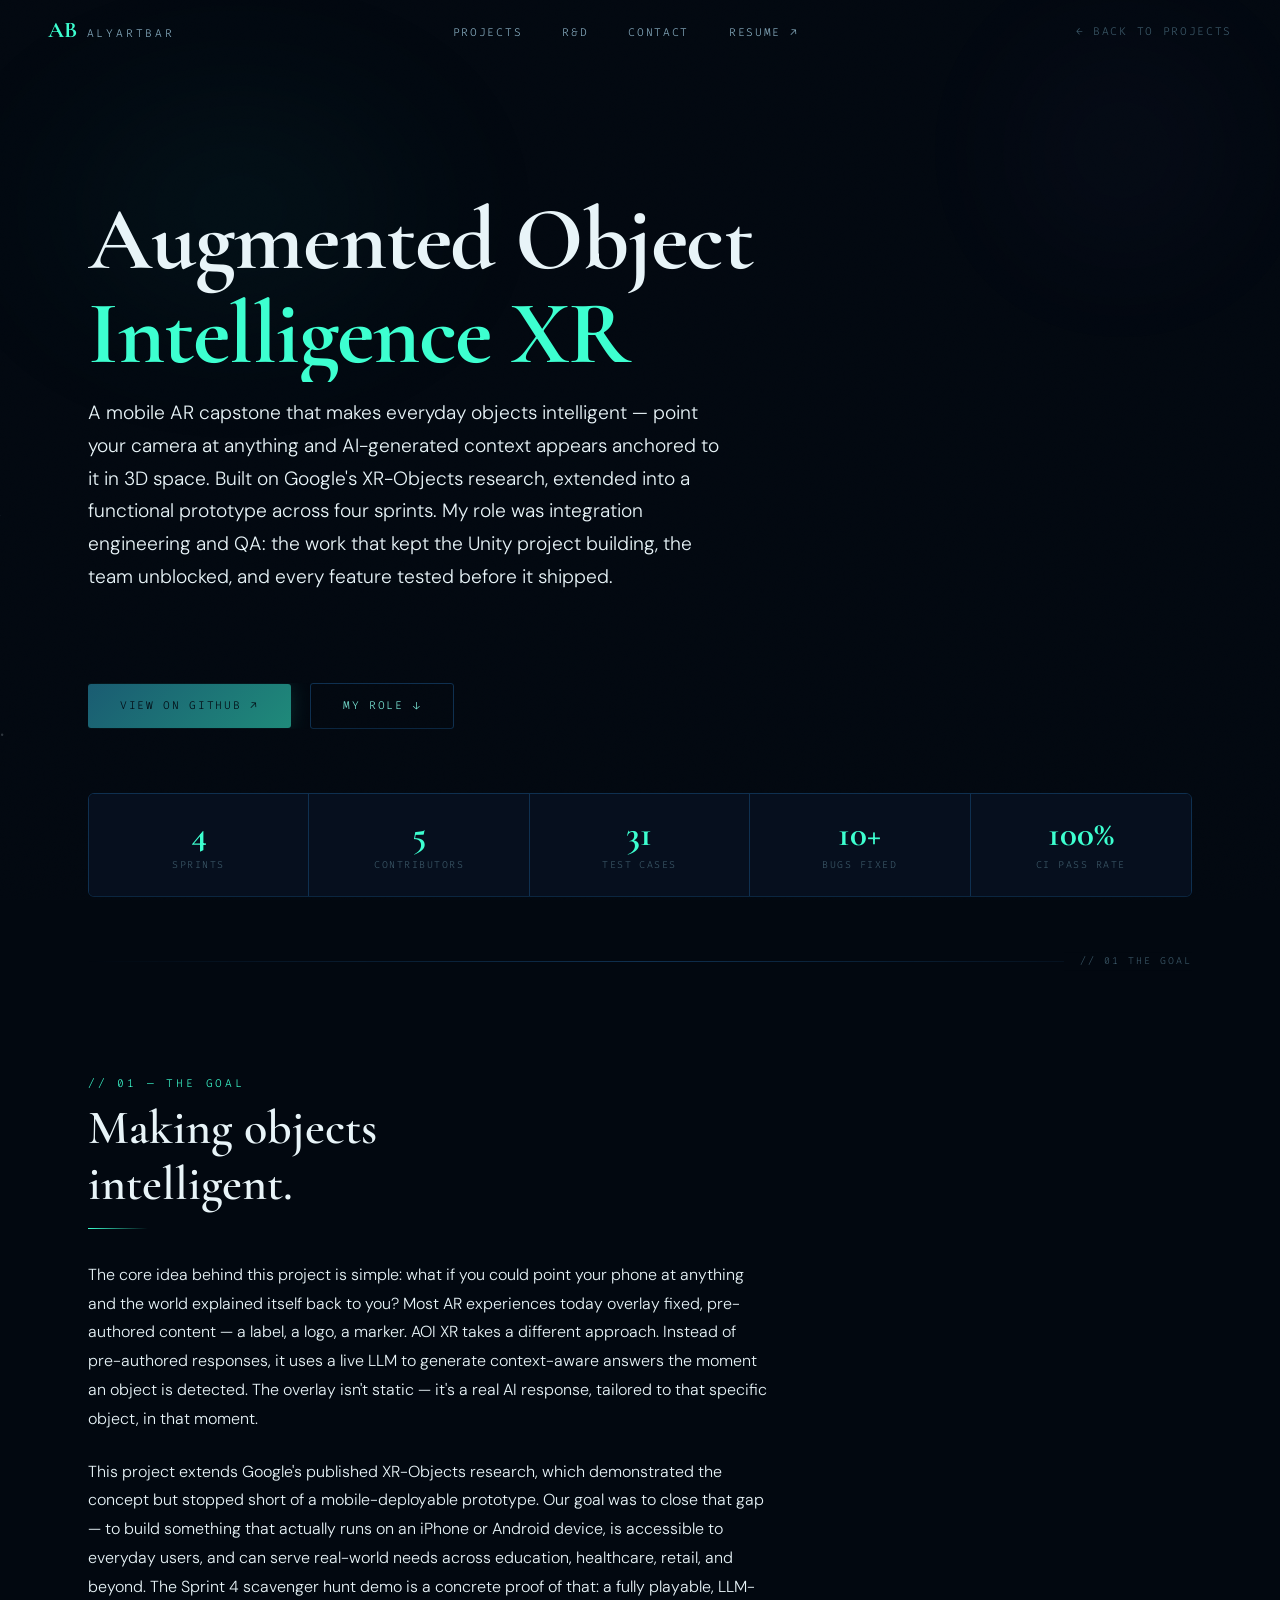
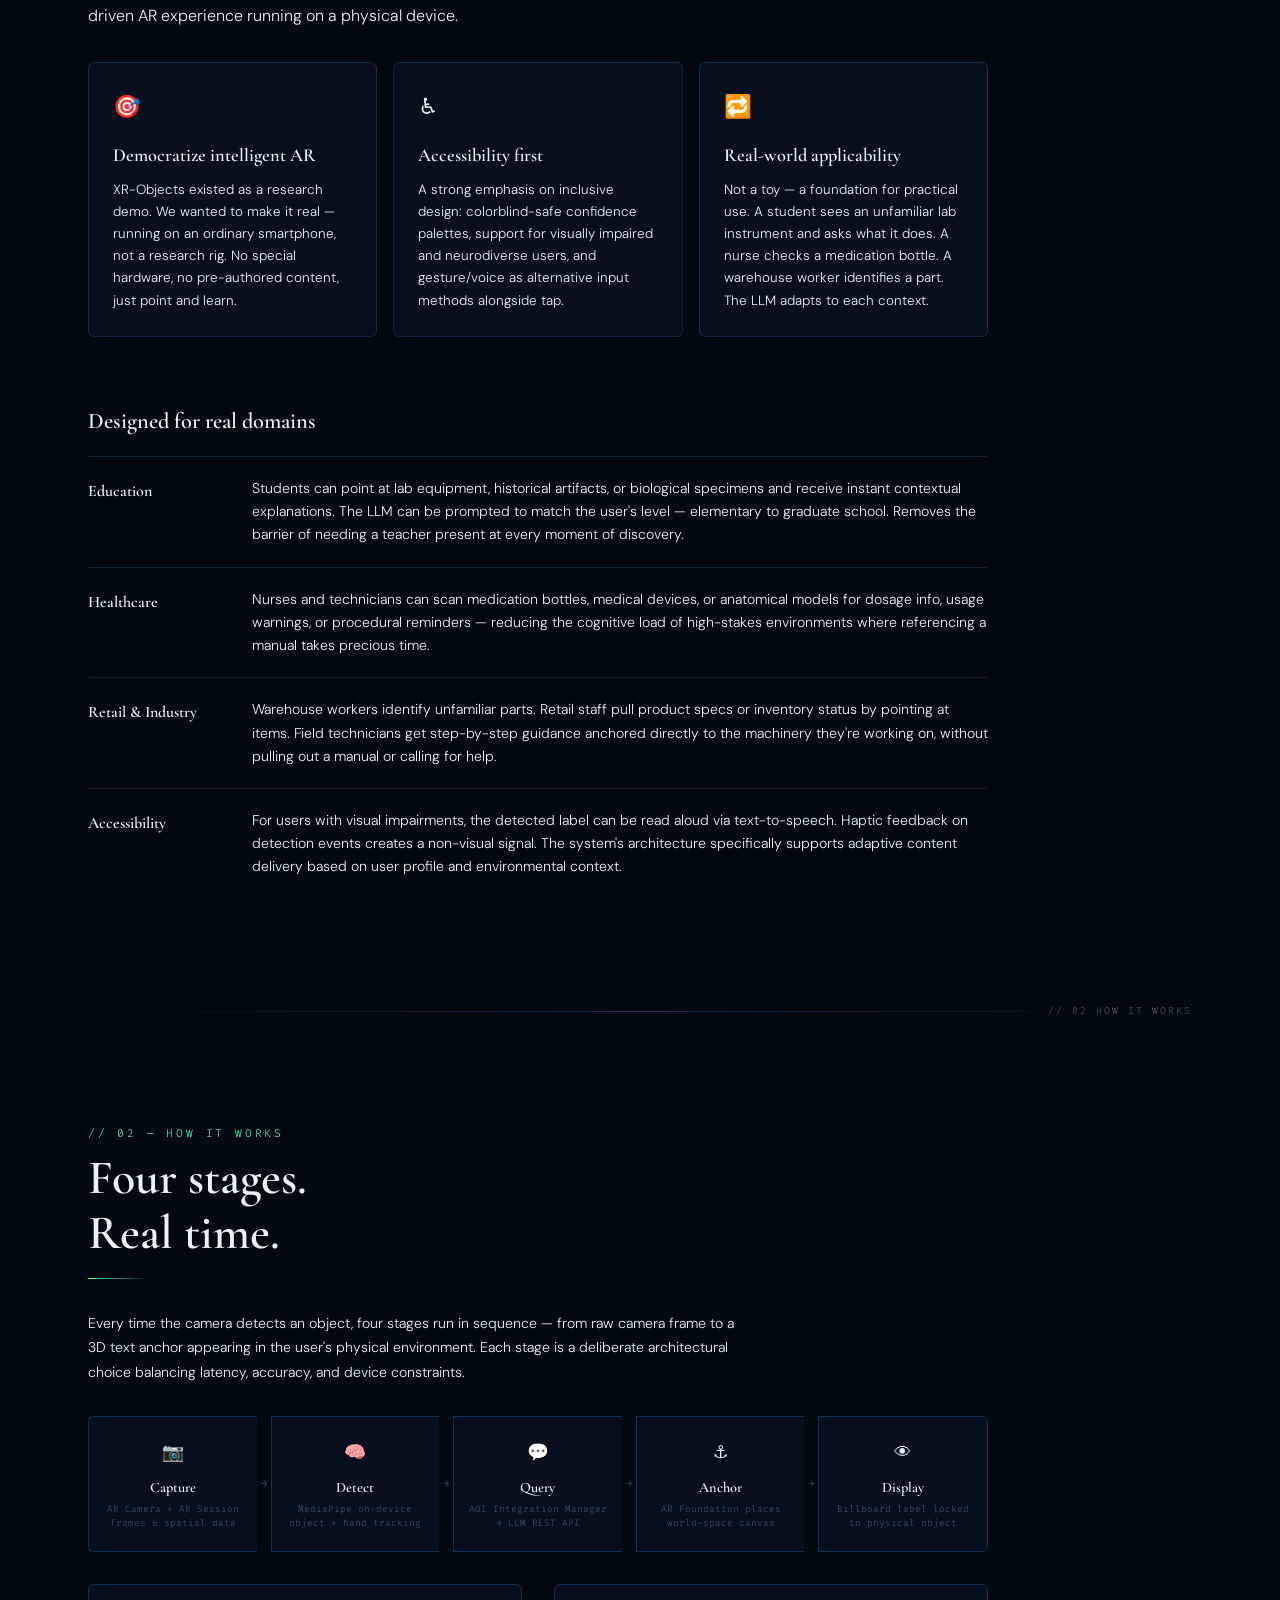
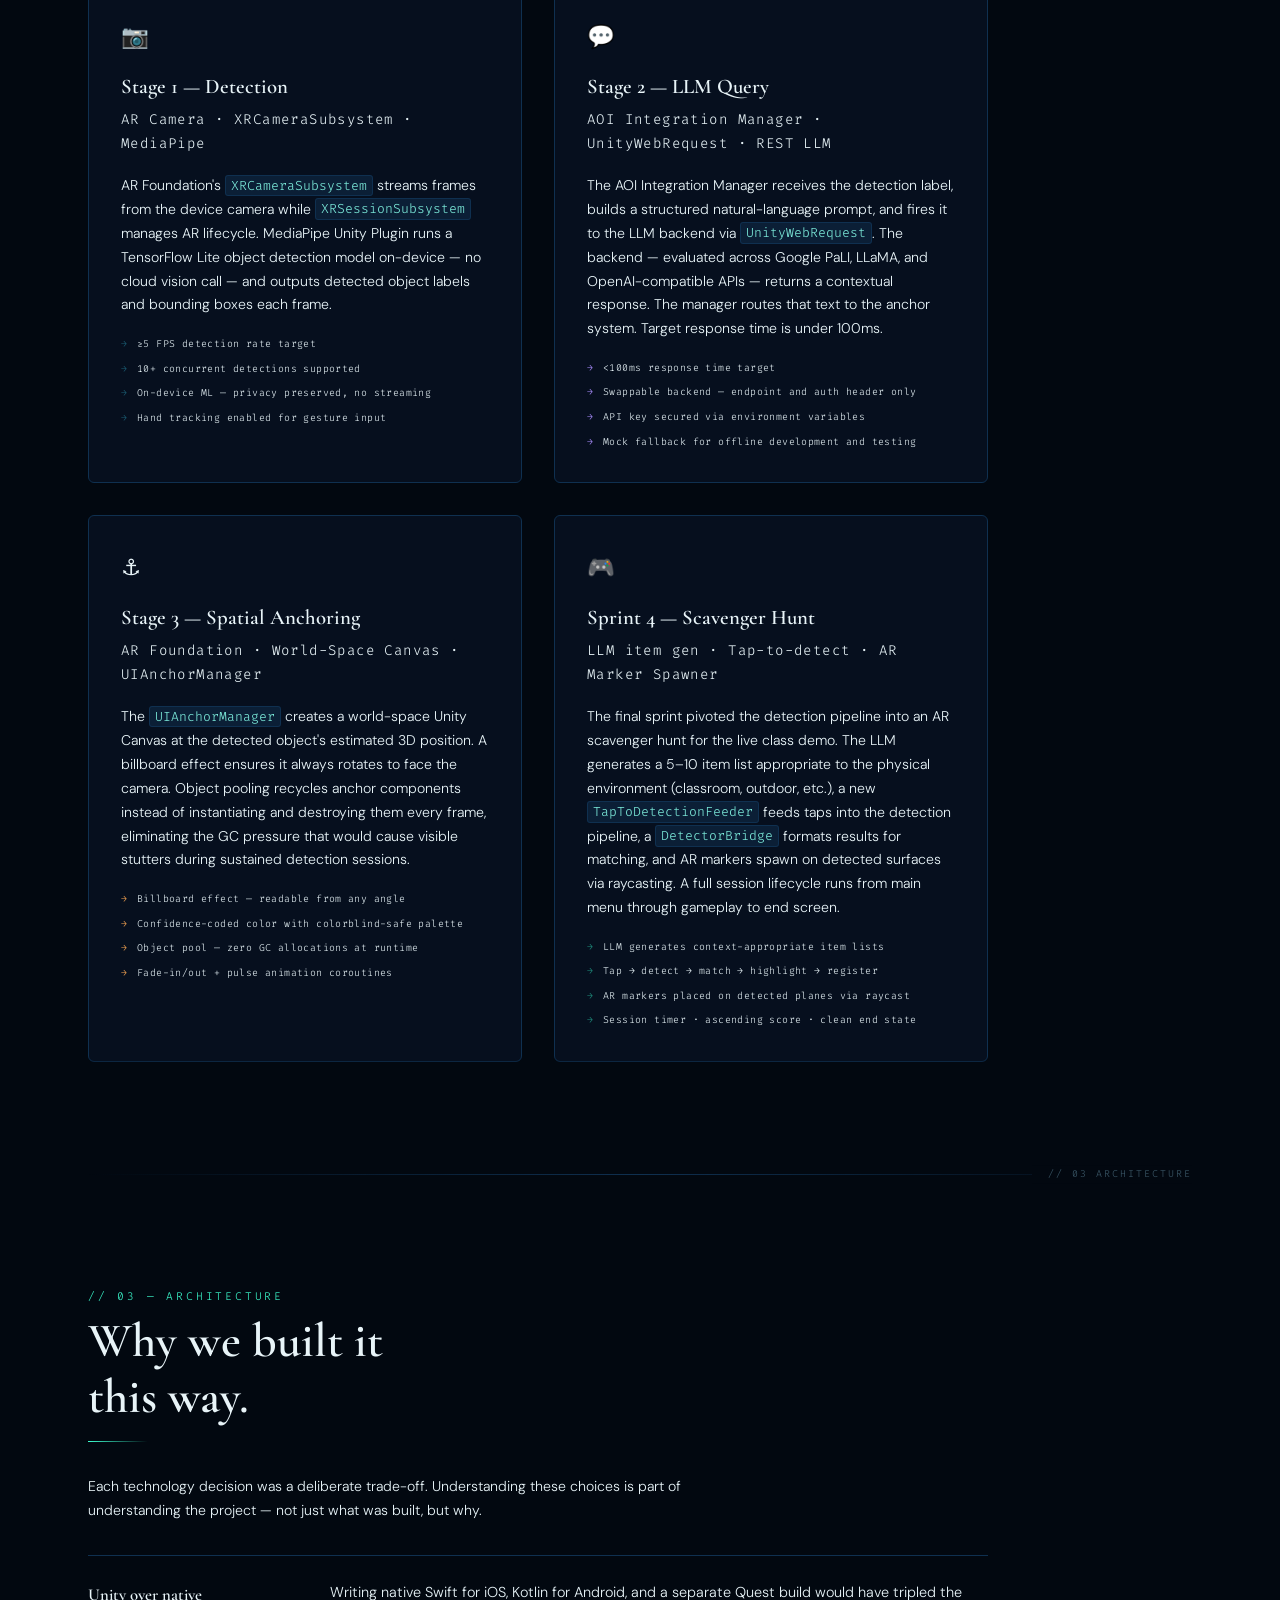
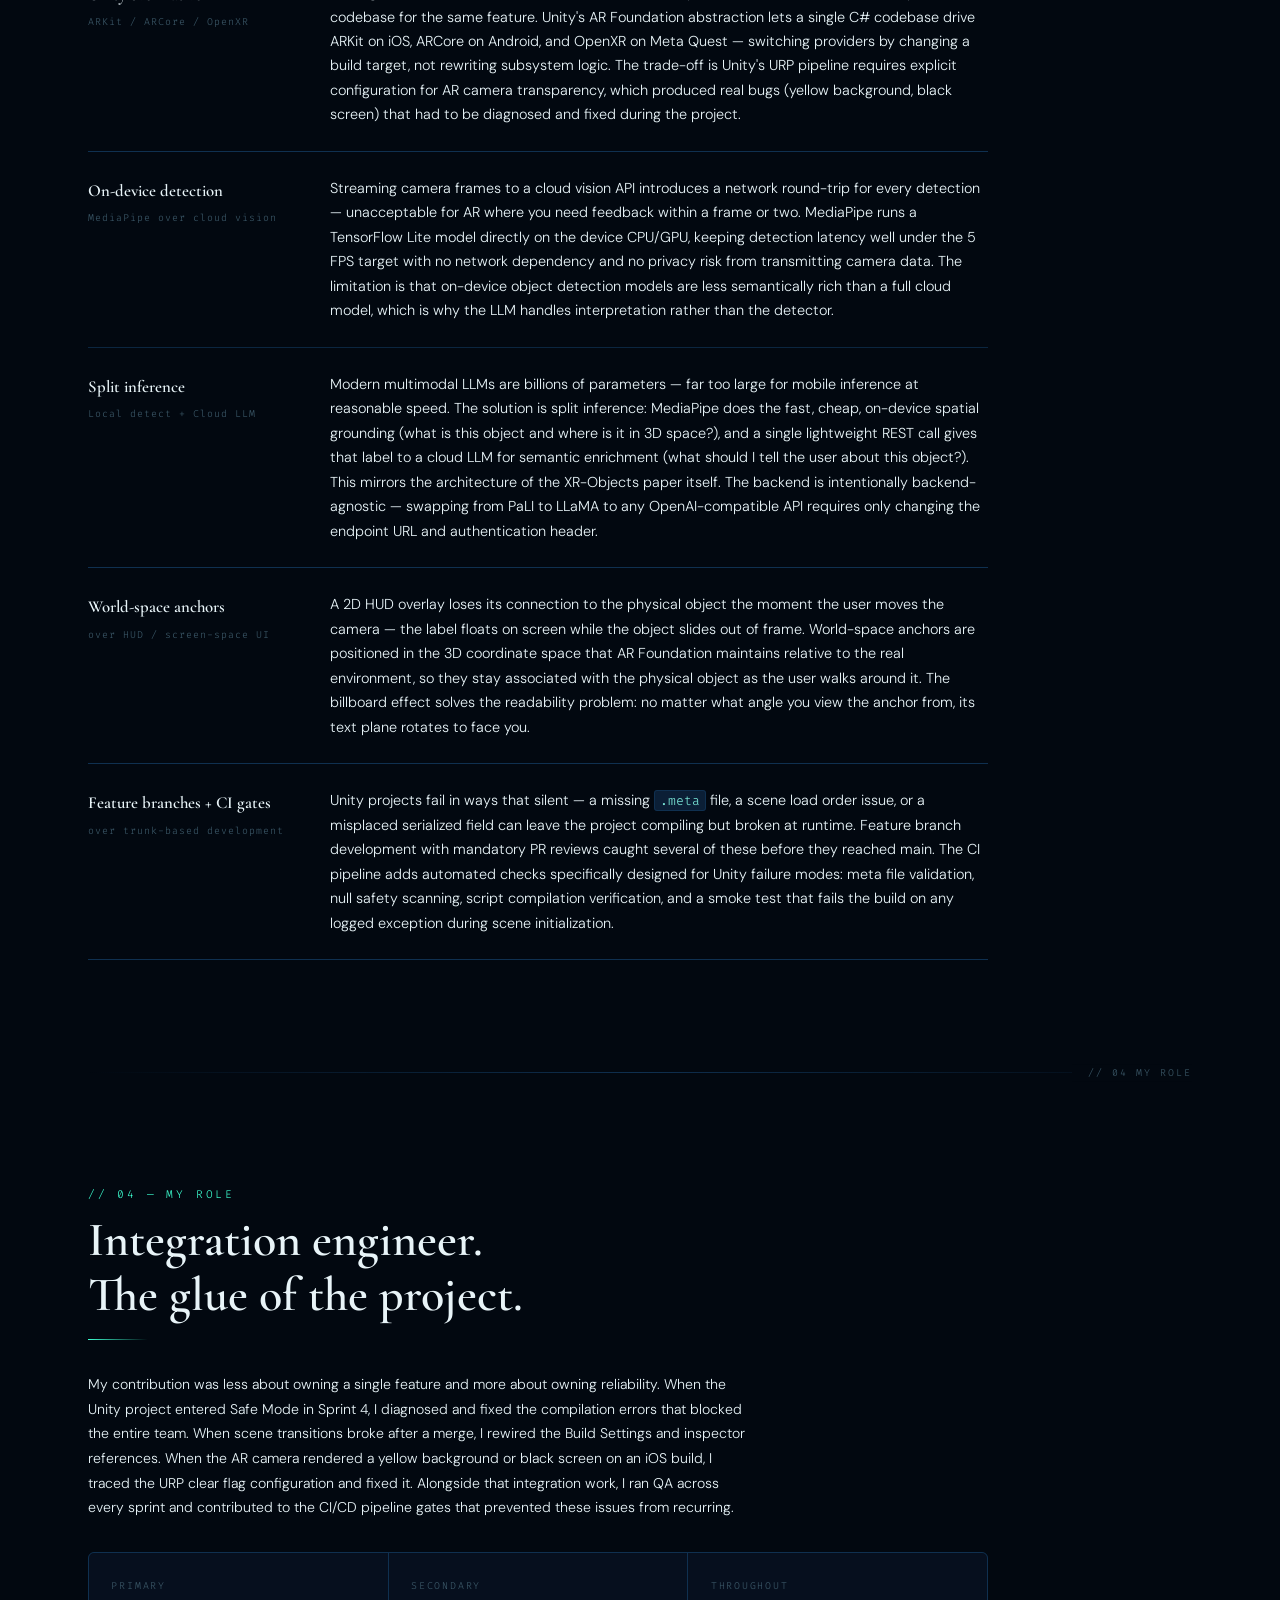
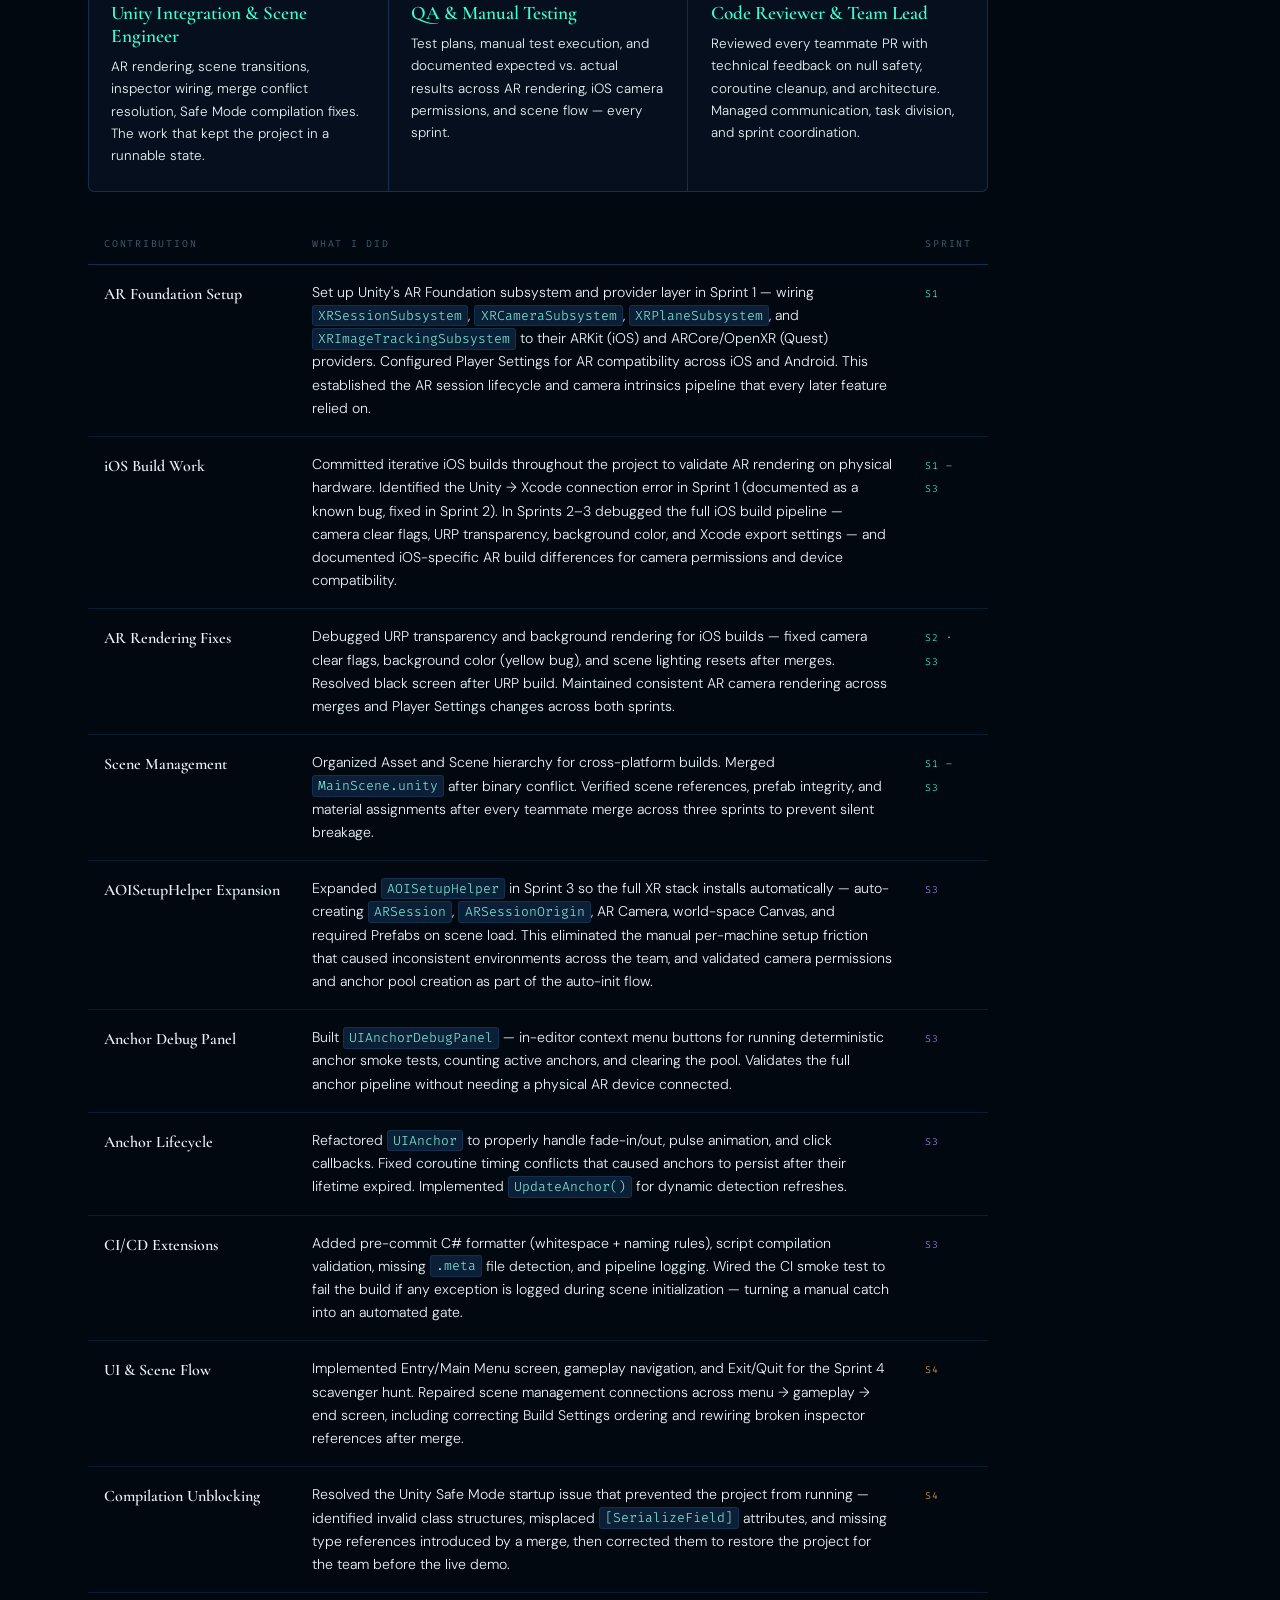
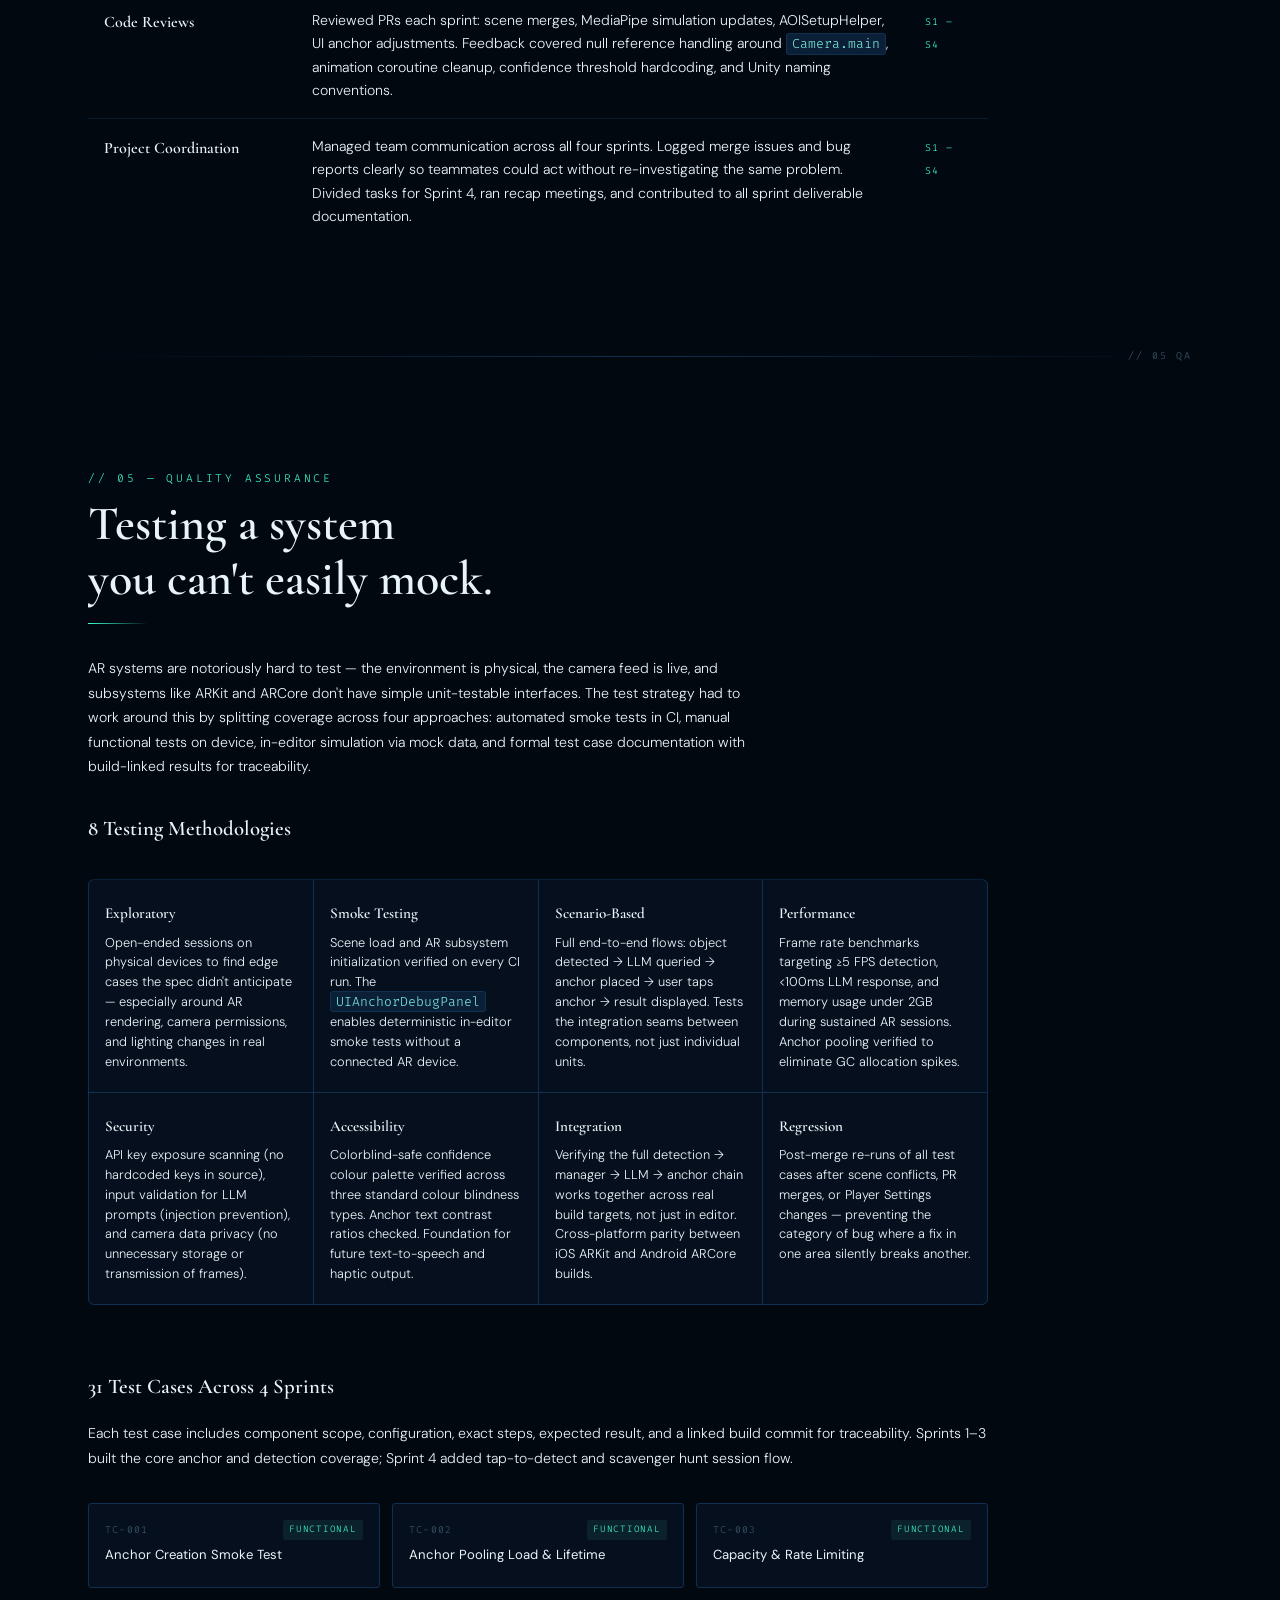
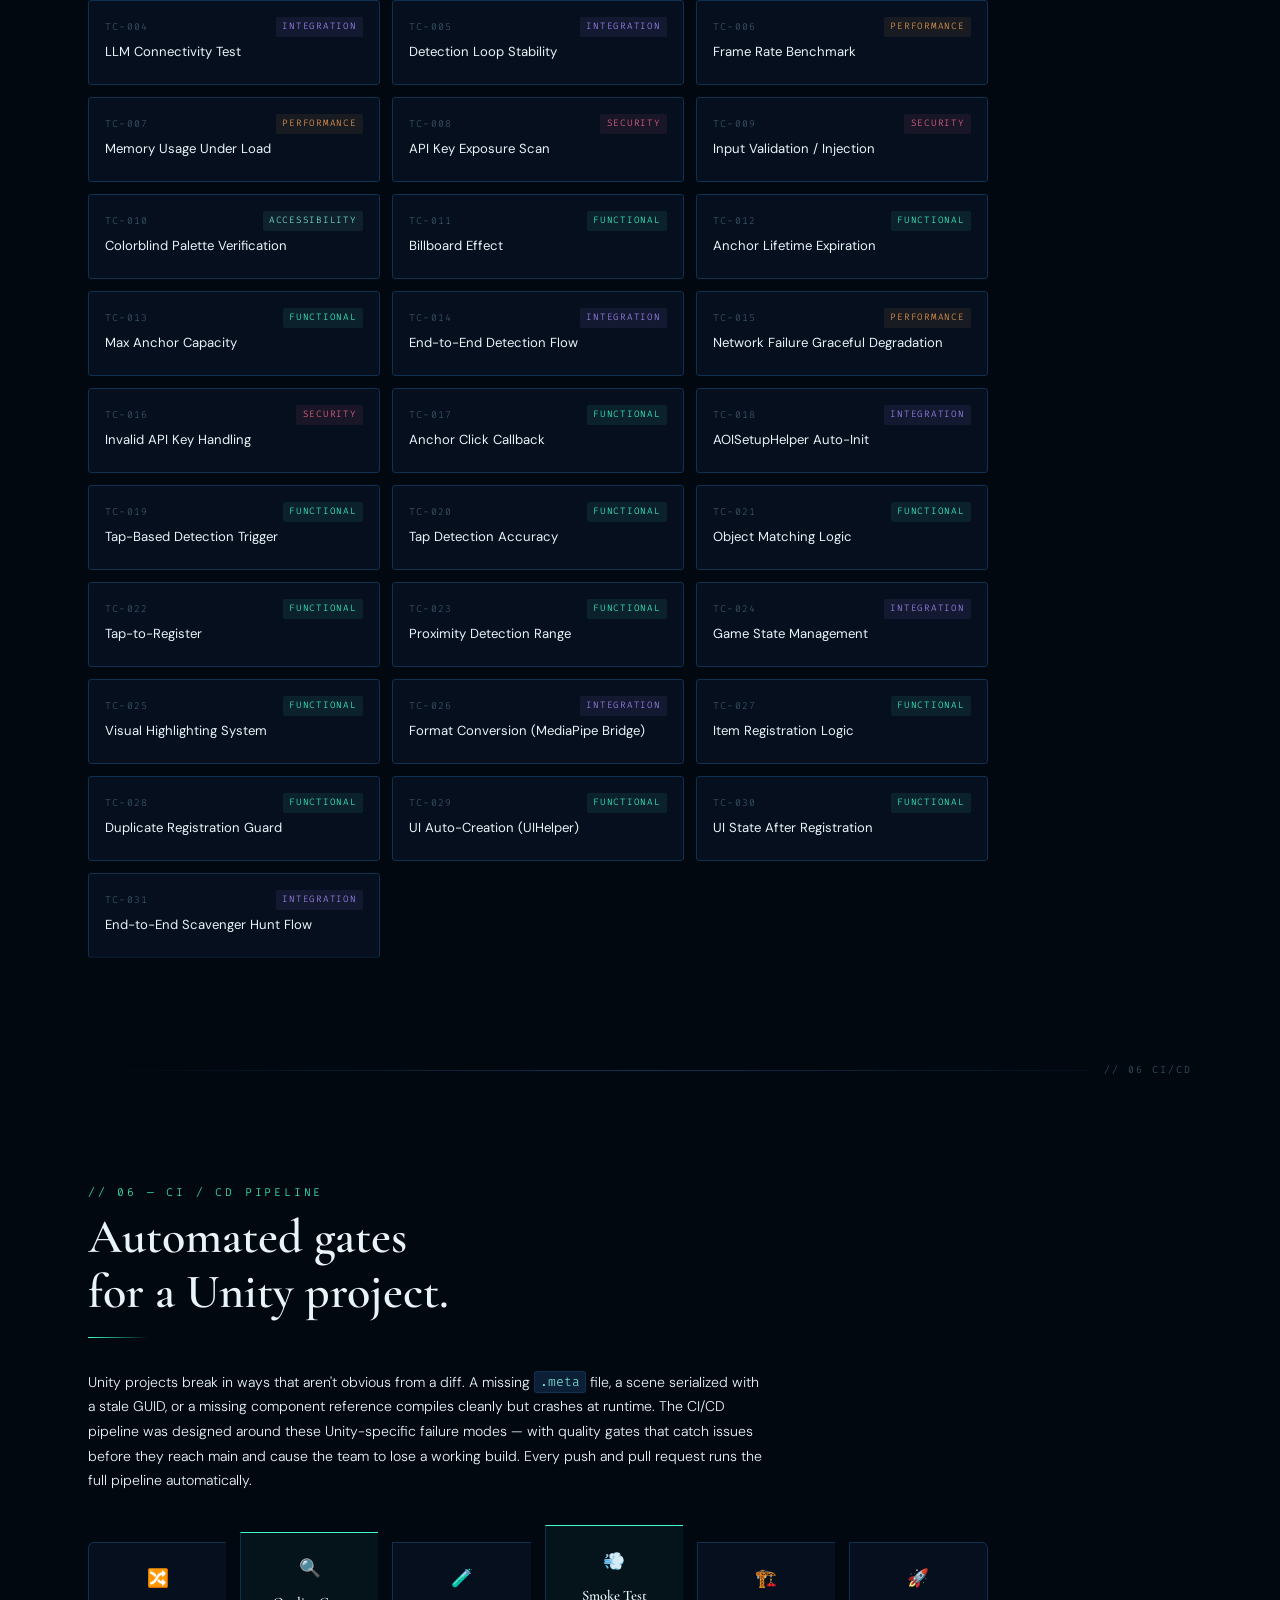
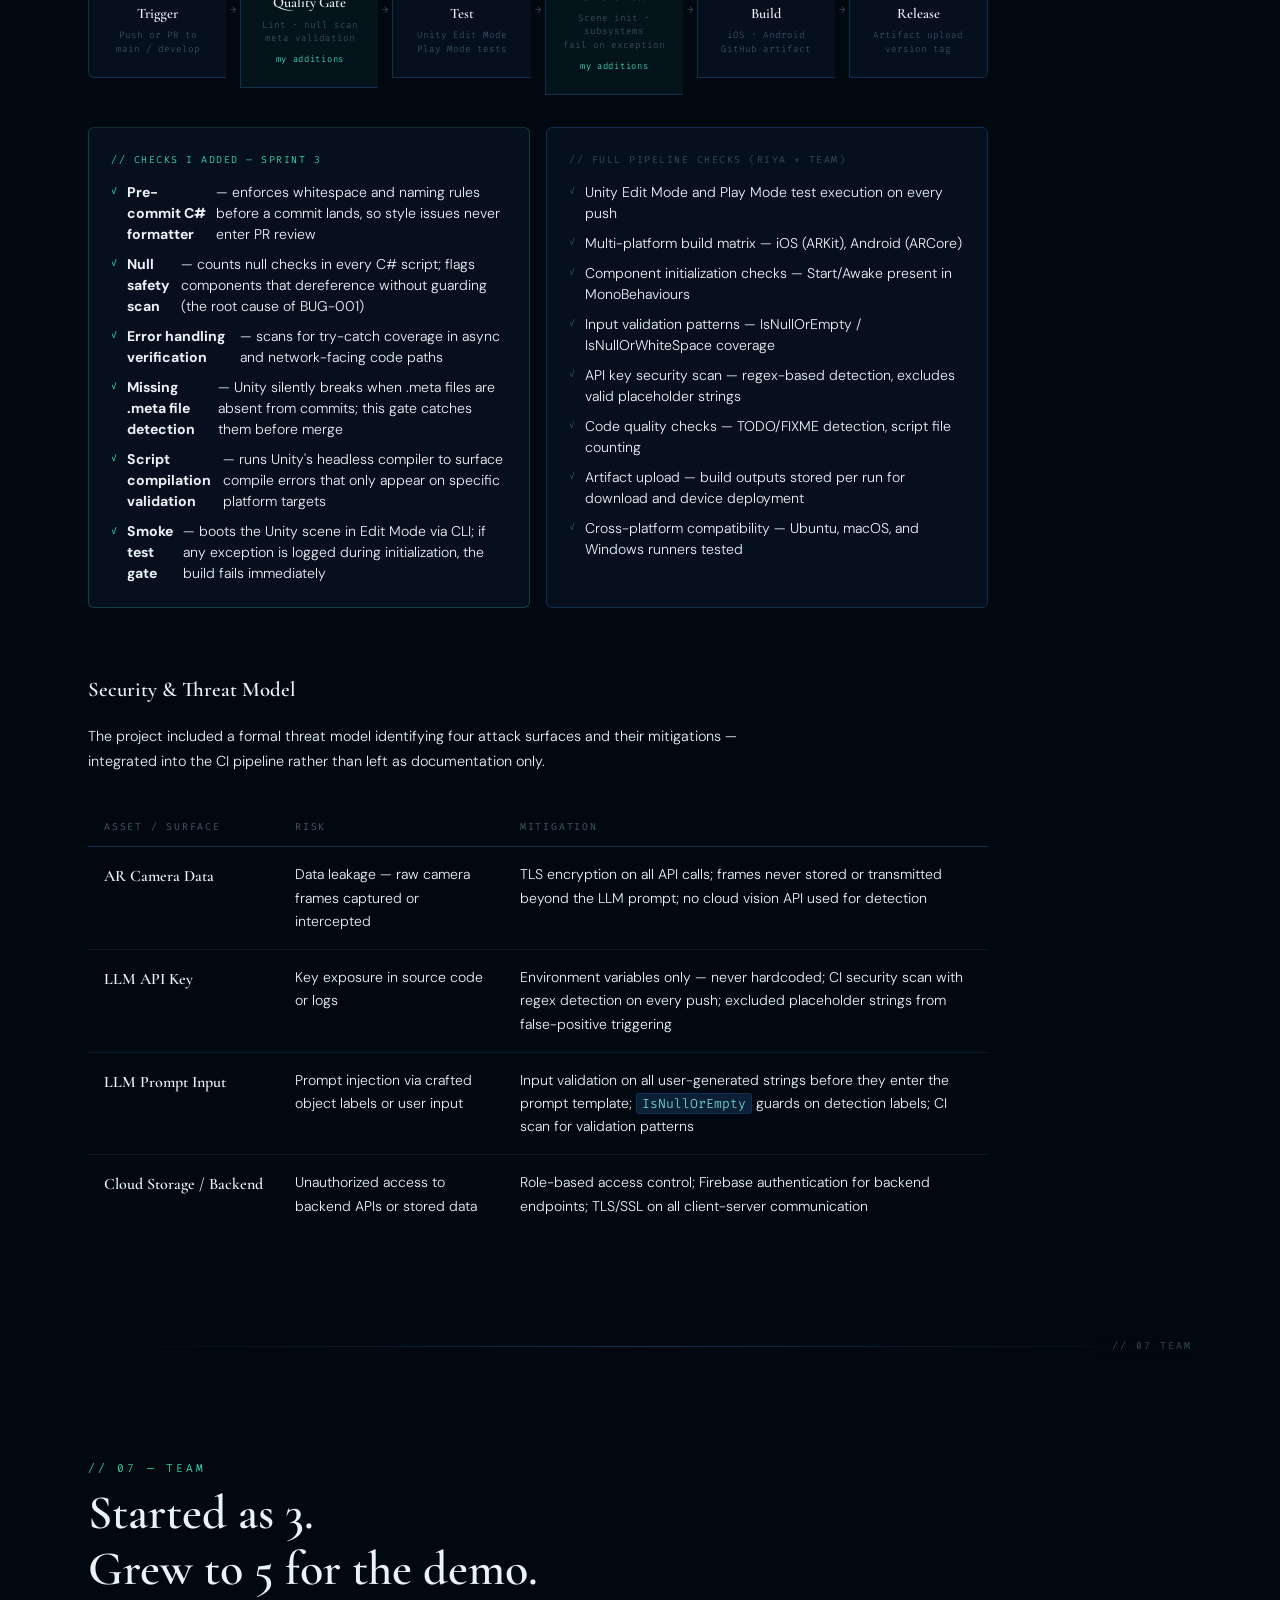
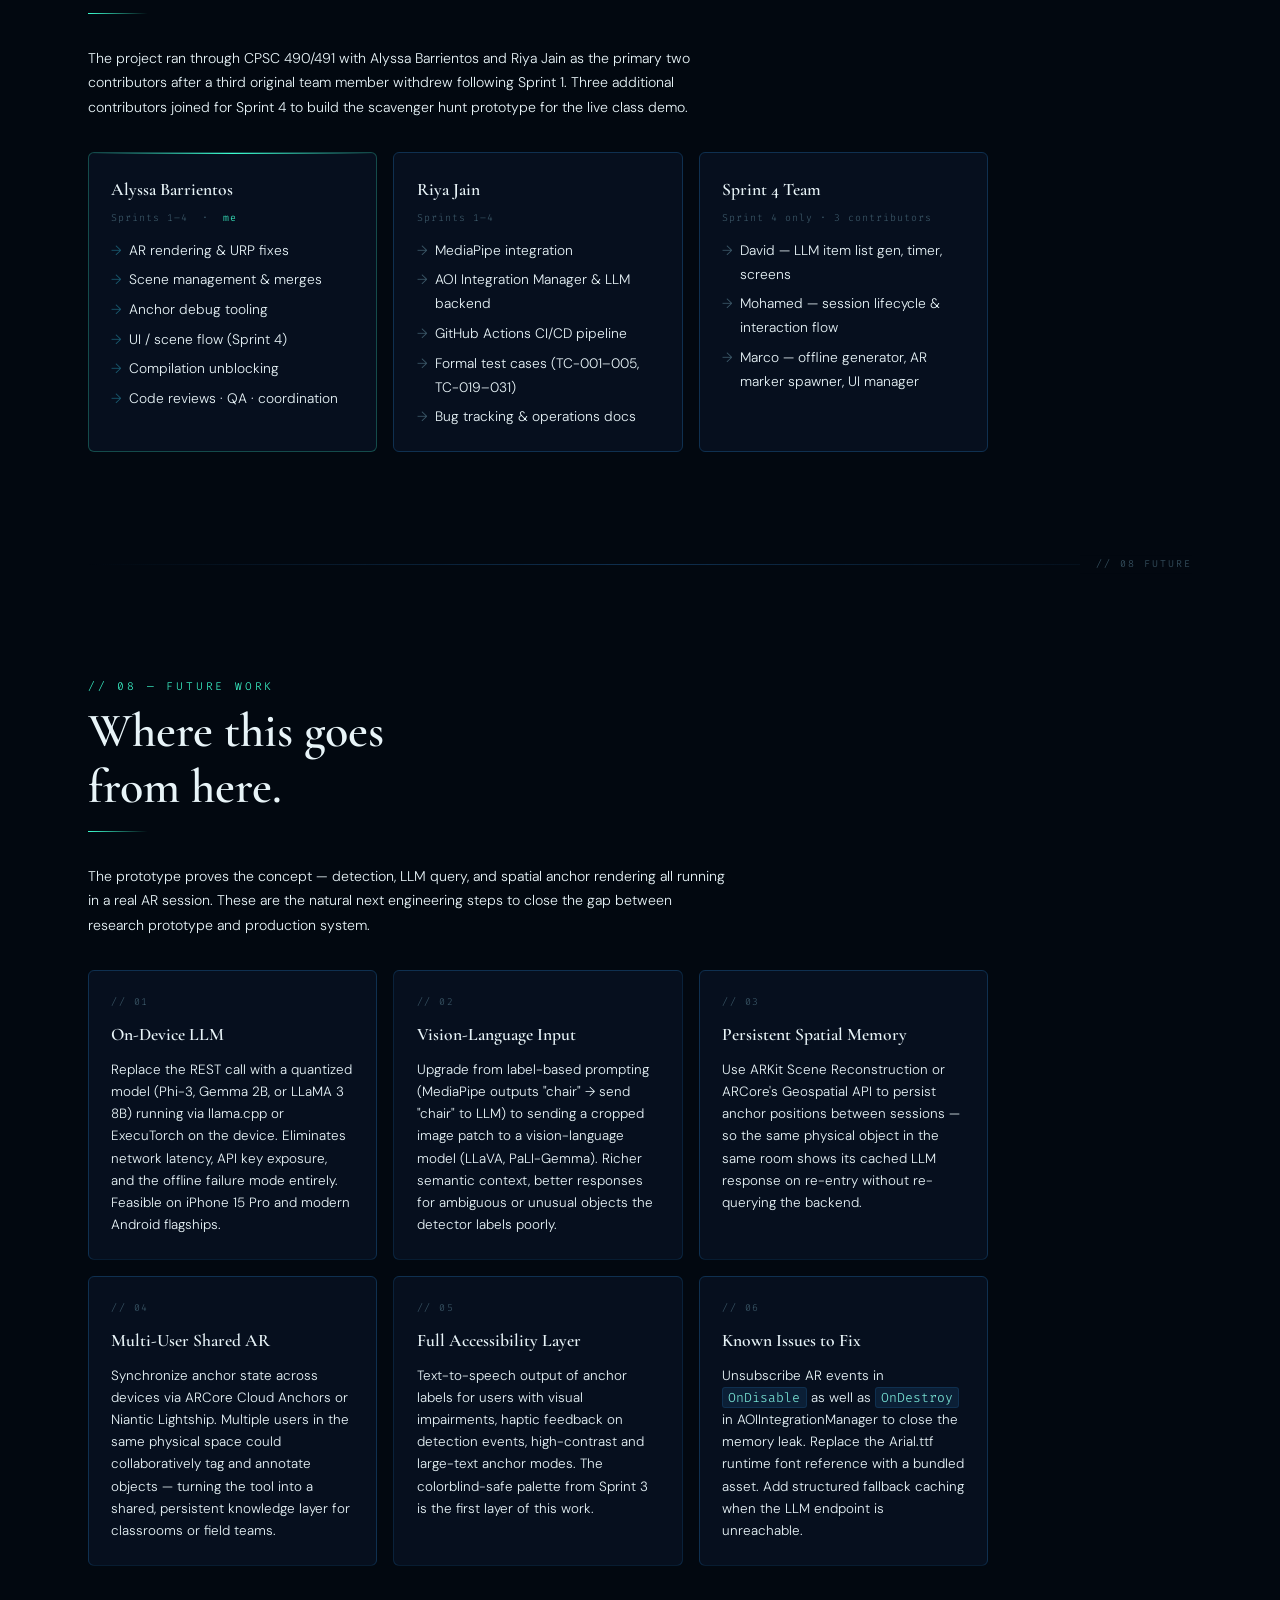
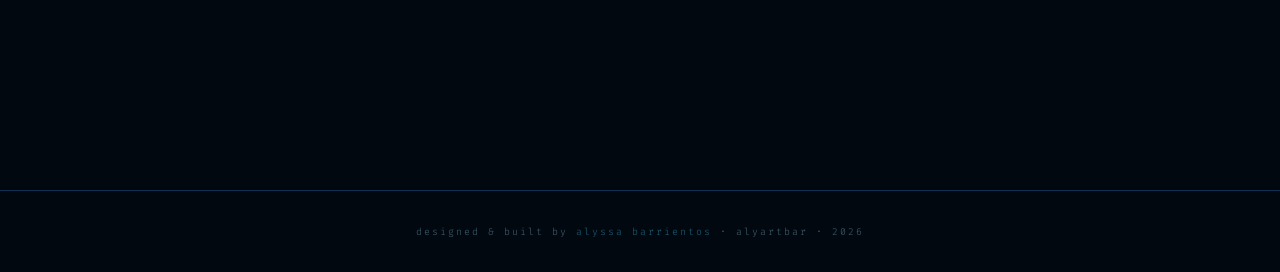
<file: aoi-xr.html>
<!DOCTYPE html>
<html lang="en">
<head>
  <meta charset="UTF-8" />
  <meta name="viewport" content="width=device-width, initial-scale=1.0" />
  <meta name="description" content="AOI XR — Augmented Object Intelligence with XR Objects. Capstone project by Alyssa Barrientos." />
  <title>AOI XR · AlyArtBar</title>
  <link rel="preconnect" href="https://fonts.googleapis.com" />
  <link rel="preconnect" href="https://fonts.gstatic.com" crossorigin />
  <link href="https://fonts.googleapis.com/css2?family=Cormorant+Garamond:ital,wght@0,300;0,600;0,700;1,300&family=Fira+Code:wght@400;500&family=DM+Sans:ital,wght@0,300;0,400;1,300&display=swap" rel="stylesheet" />

<style>
*, *::before, *::after { box-sizing: border-box; margin: 0; padding: 0; }
html { scroll-behavior: smooth; }
img, svg { display: block; max-width: 100%; }

:root {
  --c-void:    #020810;
  --c-abyss:   #060f1e;
  --c-trench:  #0b1f36;
  --c-depth:   #0f3050;
  --c-current: #1a5c72;
  --c-thermal: #1f8a7a;
  --c-biolume: #3dffd0;
  --c-seafoam: #7eeedd;
  --c-nebula:  #a78bfa;
  --c-star:    #e8f4f8;
  --c-mist:    #8ab0c4;
  --c-ghost:   #3d5a6a;
  --c-amber:   #f0a050;
  --c-rose:    #f06a8a;

  --font-display: 'Cormorant Garamond', Georgia, serif;
  --font-mono:    'Fira Code', 'Courier New', monospace;
  --font-body:    'DM Sans', system-ui, sans-serif;

  --text-display: clamp(1.8rem, 4vw, 3rem);
  --text-body:    clamp(0.88rem, 1vw, 1rem);
  --text-label:   0.7rem;
  --text-micro:   0.62rem;

  --space-xs: 0.5rem;
  --space-sm: 1rem;
  --space-md: 2rem;
  --space-lg: 4rem;
  --space-xl: 7rem;

  --radius-sm: 3px;
  --radius-md: 6px;
  --ease-out:  cubic-bezier(0.16, 1, 0.3, 1);
  --dur-micro: 180ms;
  --dur-ui:    350ms;
  --dur-reveal: 700ms;
}

body {
  background: var(--c-void);
  color: var(--c-star);
  font-family: var(--font-body);
  font-weight: 300;
  font-size: var(--text-body);
  line-height: 1.75;
  overflow-x: hidden;
  cursor: none;
}

.grain {
  position: fixed; inset: 0; z-index: 1; pointer-events: none;
  background-image: url("data:image/svg+xml,%3Csvg viewBox='0 0 256 256' xmlns='http://www.w3.org/2000/svg'%3E%3Cfilter id='n'%3E%3CfeTurbulence type='fractalNoise' baseFrequency='.9' numOctaves='4' stitchTiles='stitch'/%3E%3C/filter%3E%3Crect width='100%25' height='100%25' filter='url(%23n)'/%3E%3C/svg%3E");
  background-size: 200px 200px; opacity: 0.032; mix-blend-mode: overlay;
}
#stars { position: fixed; inset: 0; z-index: 0; pointer-events: none; }

#cursor-ring, #cursor-dot {
  position: fixed; z-index: 9999;
  border-radius: 50%;
  pointer-events: none;
  transform: translate(-50%, -50%);
  transition: width var(--dur-micro), height var(--dur-micro);
}
#cursor-ring { width: 28px; height: 28px; border: 1px solid rgba(61,255,208,0.4); }
#cursor-dot  { width: 6px; height: 6px; background: var(--c-biolume); box-shadow: 0 0 8px rgba(61,255,208,0.6); }
#cursor-ring.hover { width: 44px; height: 44px; border-color: rgba(61,255,208,0.6); }

::-webkit-scrollbar { width: 4px; }
::-webkit-scrollbar-track { background: var(--c-abyss); }
::-webkit-scrollbar-thumb { background: var(--c-depth); border-radius: 2px; }
::selection { background: rgba(61,255,208,0.2); color: var(--c-biolume); }

/* ── NAV ── */
#site-nav {
  position: fixed; top: 0; left: 0; right: 0; z-index: 100;
  padding: 1.2rem 3rem;
  transition: background var(--dur-ui), backdrop-filter var(--dur-ui);
}
#site-nav.scrolled { background: rgba(2,8,16,0.88); backdrop-filter: blur(12px); border-bottom: 1px solid var(--c-depth); }
.nav-inner { display: flex; align-items: center; justify-content: space-between; max-width: 1200px; margin: 0 auto; }
.nav-brand { display: flex; align-items: baseline; gap: 0.6rem; text-decoration: none; }
.brand-initials { font-family: var(--font-display); font-size: 1.4rem; font-weight: 700; color: var(--c-biolume); line-height: 1; }
.brand-name { font-family: var(--font-mono); font-size: var(--text-label); letter-spacing: 0.25em; color: var(--c-mist); text-transform: uppercase; }
.nav-links { display: flex; align-items: center; gap: 2.5rem; list-style: none; }
.nav-links a {
  font-family: var(--font-mono); font-size: var(--text-label);
  letter-spacing: 0.15em; text-transform: uppercase; color: var(--c-mist);
  text-decoration: none; position: relative; transition: color var(--dur-micro); padding-bottom: 2px;
}
.nav-links a::after {
  content: ''; position: absolute; bottom: -2px; left: 0; right: 0; height: 1px;
  background: var(--c-biolume); transform: scaleX(0); transform-origin: left;
  transition: transform var(--dur-ui) var(--ease-out);
}
.nav-links a:hover { color: var(--c-seafoam); }
.nav-links a:hover::after { transform: scaleX(1); }
.nav-back {
  display: flex; align-items: center; gap: 0.5rem;
  font-family: var(--font-mono); font-size: var(--text-label);
  letter-spacing: 0.15em; text-transform: uppercase;
  color: var(--c-ghost); text-decoration: none; transition: color var(--dur-micro);
}
.nav-back:hover { color: var(--c-biolume); }
.nav-back::before { content: '←'; }

/* ── LAYOUT ── */
main { position: relative; z-index: 2; max-width: 1200px; margin: 0 auto; padding: 0 3rem; }
.container { max-width: 900px; }
.section { padding: var(--space-xl) 0; }

.zone-div {
  position: relative; height: 1px;
  background: linear-gradient(to right, transparent, var(--c-depth), transparent);
  z-index: 2;
}
.zone-div::after {
  content: attr(data-depth); position: absolute; right: 0; top: 50%; transform: translateY(-50%);
  font-family: var(--font-mono); font-size: var(--text-micro); letter-spacing: 0.2em;
  color: var(--c-ghost); background: var(--c-void); padding-left: 1rem; text-transform: uppercase;
}

.reveal {
  opacity: 0; clip-path: inset(0 0 30px 0);
  transition: opacity var(--dur-reveal) var(--ease-out), clip-path var(--dur-reveal) var(--ease-out);
}
.reveal.visible { opacity: 1; clip-path: inset(0 0 0 0); }

.eyebrow { font-family: var(--font-mono); font-size: var(--text-label); letter-spacing: 0.25em; text-transform: uppercase; color: var(--c-biolume); margin-bottom: var(--space-xs); }
.section-title { font-family: var(--font-display); font-size: var(--text-display); font-weight: 600; color: var(--c-star); line-height: 1.15; margin-bottom: var(--space-sm); }
.section-rule { width: 60px; height: 1px; background: linear-gradient(to right, var(--c-biolume), transparent); margin-bottom: var(--space-md); }

code { font-family: var(--font-mono); font-size: 0.82rem; background: var(--c-trench); border: 1px solid var(--c-depth); border-radius: 3px; padding: 0.1em 0.4em; color: var(--c-seafoam); }

.tool-tag {
  font-family: var(--font-mono); font-size: var(--text-micro); letter-spacing: 0.1em; text-transform: uppercase;
  color: var(--c-ghost); border: 1px solid var(--c-depth); border-radius: var(--radius-sm);
  padding: 0.2rem 0.6rem; white-space: nowrap; transition: border-color var(--dur-micro), color var(--dur-micro);
}
.tool-tag:hover { border-color: var(--c-current); color: var(--c-mist); }

.btn {
  display: inline-flex; align-items: center; justify-content: center;
  padding: 0.75rem 2rem; font-family: var(--font-mono); font-size: var(--text-label);
  letter-spacing: 0.15em; text-transform: uppercase; text-decoration: none;
  border-radius: var(--radius-sm); transition: all var(--dur-ui) var(--ease-out); cursor: none; border: none;
}
.btn-primary { background: linear-gradient(135deg, var(--c-current), var(--c-thermal)); color: var(--c-void); box-shadow: 0 0 20px rgba(31,138,122,0.25); }
.btn-primary:hover { box-shadow: 0 0 30px rgba(61,255,208,0.35); transform: translateY(-2px); }
.btn-ghost { background: transparent; color: var(--c-seafoam); border: 1px solid var(--c-depth); }
.btn-ghost:hover { border-color: var(--c-biolume); color: var(--c-biolume); box-shadow: 0 0 16px rgba(61,255,208,0.12); transform: translateY(-2px); }

/* ── HERO ── */
.project-hero { padding: 10rem 0 var(--space-lg); position: relative; }
.project-hero .orb { position: absolute; border-radius: 50%; filter: blur(80px); pointer-events: none; opacity: 0.12; }
.project-hero .orb-1 { width: 500px; height: 300px; background: radial-gradient(ellipse, var(--c-thermal), transparent 70%); top: 60px; left: -100px; animation: orb-drift 18s ease-in-out infinite alternate; }
.project-hero .orb-2 { width: 300px; height: 300px; background: radial-gradient(ellipse, var(--c-nebula), transparent 70%); top: 0; right: -80px; opacity: 0.06; animation: orb-drift 24s ease-in-out infinite alternate-reverse; }
@keyframes orb-drift { from { transform: translateY(0) translateX(0); } to { transform: translateY(30px) translateX(20px); } }
@keyframes pulse { 0%, 100% { box-shadow: 0 0 0 0 rgba(61,255,208,0.5); } 50% { box-shadow: 0 0 0 5px rgba(61,255,208,0); } }

.project-hero-meta { display: flex; align-items: center; gap: 1rem; margin-bottom: var(--space-sm); flex-wrap: wrap; }
.project-category { font-family: var(--font-mono); font-size: var(--text-micro); letter-spacing: 0.2em; text-transform: uppercase; color: var(--c-ghost); }
.project-category::before { content: '// '; color: var(--c-current); }
.meta-sep { color: var(--c-ghost); font-family: var(--font-mono); font-size: var(--text-micro); }

.project-hero-title { font-family: var(--font-display); font-size: clamp(2.8rem, 7vw, 6rem); font-weight: 700; line-height: 1.05; letter-spacing: -0.01em; color: var(--c-star); margin-bottom: var(--space-sm); }
.project-hero-title span { color: var(--c-biolume); }
.project-hero-oneliner { font-weight: 300; font-size: clamp(1rem, 1.5vw, 1.2rem); color: var(--c-star); max-width: 640px; line-height: 1.7; margin-bottom: var(--space-md); }
.project-hero-tools { display: flex; flex-wrap: wrap; gap: 0.5rem; margin-bottom: var(--space-md); }
.project-hero-links { display: flex; align-items: center; gap: 1.2rem; flex-wrap: wrap; }

.stat-row { display: grid; grid-template-columns: repeat(5, 1fr); border: 1px solid var(--c-depth); border-radius: var(--radius-md); overflow: hidden; margin-top: var(--space-lg); }
.stat-cell { padding: 1.4rem 1rem; text-align: center; border-right: 1px solid var(--c-depth); background: var(--c-abyss); transition: background var(--dur-ui); }
.stat-cell:last-child { border-right: none; }
.stat-cell:hover { background: var(--c-trench); }
.stat-num { font-family: var(--font-display); font-size: 2.2rem; font-weight: 700; color: var(--c-biolume); line-height: 1; margin-bottom: 0.3rem; }
.stat-label { font-family: var(--font-mono); font-size: var(--text-micro); letter-spacing: 0.15em; text-transform: uppercase; color: var(--c-ghost); }

/* ── GOAL CARDS ── */
.goal-grid { display: grid; grid-template-columns: repeat(3, 1fr); gap: var(--space-sm); margin-top: var(--space-md); }
.goal-card {
  background: var(--c-abyss); border: 1px solid var(--c-depth); border-radius: var(--radius-md);
  padding: 1.5rem; position: relative; overflow: hidden;
  transition: border-color var(--dur-ui), transform var(--dur-ui);
}
.goal-card:hover { border-color: var(--c-current); transform: translateY(-2px); }
.goal-card::before { content: ''; position: absolute; top: 0; left: 0; right: 0; height: 1.5px; background: linear-gradient(to right, transparent, var(--c-biolume), transparent); opacity: 0; transition: opacity var(--dur-ui); }
.goal-card:hover::before { opacity: 1; }
.goal-card.g-purple::before { background: linear-gradient(to right, transparent, var(--c-nebula), transparent); }
.goal-card.g-amber::before  { background: linear-gradient(to right, transparent, var(--c-amber),  transparent); }
.goal-icon  { font-size: 1.4rem; margin-bottom: 0.75rem; display: block; }
.goal-title { font-family: var(--font-display); font-size: 1.15rem; font-weight: 600; color: var(--c-star); margin-bottom: 0.5rem; }
.goal-card p { color: var(--c-star); font-size: 0.84rem; line-height: 1.65; }

/* ── USE CASE BANDS ── */
.usecase-row { display: grid; grid-template-columns: 140px 1fr; gap: 1.5rem; padding: 1.25rem 0; border-bottom: 1px solid rgba(15,48,80,0.6); align-items: start; }
.usecase-row:first-child { border-top: 1px solid rgba(15,48,80,0.6); }
.usecase-row:last-child { border-bottom: none; }
.usecase-domain { font-family: var(--font-display); font-size: 1rem; font-weight: 600; color: var(--c-star); }
.usecase-desc { color: var(--c-star); font-size: 0.88rem; line-height: 1.65; }

/* ── PIPELINE STAGES ── */
.pipeline-stages { display: flex; align-items: stretch; gap: 0; margin-top: var(--space-md); border: 1px solid var(--c-depth); border-radius: var(--radius-md); overflow: hidden; }
.pipe-stage {
  flex: 1; padding: 1.5rem 1rem; background: var(--c-abyss);
  border-right: 1px solid var(--c-depth); text-align: center;
  transition: background var(--dur-ui); position: relative;
}
.pipe-stage:last-child { border-right: none; }
.pipe-stage:hover { background: var(--c-trench); }
.pipe-stage.mine { background: rgba(61,255,208,0.04); border-top: 2px solid var(--c-biolume); }
.pipe-stage.mine:hover { background: rgba(61,255,208,0.07); }
.pipe-num { font-family: var(--font-mono); font-size: var(--text-micro); color: var(--c-ghost); letter-spacing: 0.15em; margin-bottom: 0.5rem; display: block; }
.pipe-icon { font-size: 1.3rem; margin-bottom: 0.5rem; display: block; }
.pipe-name { font-family: var(--font-display); font-size: 1rem; font-weight: 600; color: var(--c-star); margin-bottom: 0.3rem; }
.pipe-sub  { font-family: var(--font-mono); font-size: var(--text-micro); color: var(--c-ghost); line-height: 1.5; }
.pipe-mine-tag { font-family: var(--font-mono); font-size: 0.58rem; color: var(--c-biolume); letter-spacing: 0.1em; margin-top: 0.4rem; display: block; }

/* ── OVERVIEW CARDS ── */
.overview-grid { display: grid; grid-template-columns: 1fr 1fr; gap: var(--space-md); margin-top: var(--space-md); }
.tool-doc-card {
  background: var(--c-abyss); border: 1px solid var(--c-depth); border-radius: var(--radius-md);
  padding: var(--space-md); position: relative; overflow: hidden;
  transition: border-color var(--dur-ui), transform var(--dur-ui), box-shadow var(--dur-ui); cursor: none;
}
.tool-doc-card::before { content: ''; position: absolute; top: 0; left: 0; right: 0; height: 1.5px; opacity: 0; transition: opacity var(--dur-ui); }
.tool-doc-card.c-teal::before    { background: linear-gradient(to right, transparent, var(--c-biolume), transparent); }
.tool-doc-card.c-purple::before  { background: linear-gradient(to right, transparent, var(--c-nebula),  transparent); }
.tool-doc-card.c-amber::before   { background: linear-gradient(to right, transparent, var(--c-amber),   transparent); }
.tool-doc-card.c-thermal::before { background: linear-gradient(to right, transparent, var(--c-thermal), transparent); }
.tool-doc-card:hover { border-color: var(--c-current); transform: translateY(-3px); box-shadow: 0 8px 32px rgba(15,48,80,0.5); }
.tool-doc-card:hover::before { opacity: 1; }
.card-glyph { font-size: 1.4rem; margin-bottom: 0.8rem; display: block; }
.card-title { font-family: var(--font-display); font-size: 1.3rem; font-weight: 600; color: var(--c-star); margin-bottom: 0.2rem; }
.card-sub   { font-family: var(--font-mono); font-size: var(--text-micro); letter-spacing: 0.1em; color: var(--c-ghost); margin-bottom: 0.9rem; }
.tool-doc-card p { color: var(--c-star); font-size: 0.88rem; margin-bottom: 1.1rem; line-height: 1.7; }
.feature-list { list-style: none; display: flex; flex-direction: column; gap: 0.45rem; }
.feature-list li { font-family: var(--font-mono); font-size: var(--text-micro); letter-spacing: 0.04em; color: var(--c-star); display: flex; gap: 0.6rem; align-items: flex-start; }
.feature-list li::before { content: '→'; color: var(--c-current); flex-shrink: 0; }
.tool-doc-card.c-purple .feature-list li::before  { color: var(--c-nebula); }
.tool-doc-card.c-amber  .feature-list li::before  { color: var(--c-amber); }
.tool-doc-card.c-thermal .feature-list li::before { color: var(--c-thermal); }

/* ── ARCH RATIONALE ── */
.skills-doc-list { display: flex; flex-direction: column; margin-top: var(--space-md); }
.skill-doc-row {
  display: grid; grid-template-columns: 210px 1fr; gap: var(--space-md);
  padding: 1.5rem 0; border-bottom: 1px solid var(--c-depth);
  transition: background var(--dur-ui); align-items: start;
}
.skill-doc-row:first-child { border-top: 1px solid var(--c-depth); }
.skill-doc-row:hover { background: rgba(11,31,54,0.4); margin: 0 -1.5rem; padding-left: 1.5rem; padding-right: 1.5rem; }
.skill-name  { font-family: var(--font-display); font-size: 1.05rem; font-weight: 600; color: var(--c-star); }
.skill-where { font-family: var(--font-mono); font-size: var(--text-micro); letter-spacing: 0.1em; color: var(--c-ghost); margin-top: 0.25rem; }
.skill-desc  { color: var(--c-star); font-size: 0.9rem; line-height: 1.7; }

/* ── CONTRIBUTIONS TABLE ── */
.check-table { width: 100%; border-collapse: collapse; margin-top: var(--space-md); }
.check-table thead tr { border-bottom: 1px solid var(--c-depth); }
.check-table th { font-family: var(--font-mono); font-size: var(--text-micro); letter-spacing: 0.18em; text-transform: uppercase; color: var(--c-ghost); padding: 0.7rem 1rem; text-align: left; font-weight: 400; }
.check-table td { padding: 1rem; color: var(--c-star); border-bottom: 1px solid rgba(15,48,80,0.5); font-size: 0.88rem; vertical-align: top; line-height: 1.65; }
.check-table td:first-child { font-family: var(--font-display); font-weight: 600; font-size: 1rem; color: var(--c-star); white-space: nowrap; }
.check-table tr { transition: background var(--dur-micro); }
.check-table tr:hover td { background: rgba(11,31,54,0.4); }
.check-table tr:last-child td { border-bottom: none; }

.badge-teal   { color: var(--c-biolume); font-family: var(--font-mono); font-size: var(--text-micro); letter-spacing: 0.08em; }
.badge-purple { color: var(--c-nebula);  font-family: var(--font-mono); font-size: var(--text-micro); letter-spacing: 0.08em; }
.badge-amber  { color: var(--c-amber);   font-family: var(--font-mono); font-size: var(--text-micro); letter-spacing: 0.08em; }
.badge-ghost  { color: var(--c-ghost);   font-family: var(--font-mono); font-size: var(--text-micro); }

/* ── QA METHODOLOGY GRID ── */
.qa-method-grid { display: grid; grid-template-columns: repeat(4, 1fr); gap: 1px; background: var(--c-depth); border: 1px solid var(--c-depth); border-radius: var(--radius-md); overflow: hidden; margin-top: var(--space-md); }
.qa-method-cell { background: var(--c-abyss); padding: 1.25rem 1rem; transition: background var(--dur-ui); }
.qa-method-cell:hover { background: var(--c-trench); }
.qa-method-name { font-family: var(--font-display); font-size: 0.95rem; font-weight: 600; color: var(--c-star); margin-bottom: 0.35rem; }
.qa-method-cell p { font-size: 0.80rem; color: var(--c-star); line-height: 1.55; }

/* ── QA TEST CASES ── */
.tc-grid { display: grid; grid-template-columns: repeat(auto-fill, minmax(220px, 1fr)); gap: 0.75rem; margin-top: var(--space-md); }
.tc-card {
  background: var(--c-abyss); border: 1px solid var(--c-depth); border-radius: var(--radius-sm);
  padding: 1rem 1rem 0.85rem;
  transition: border-color var(--dur-ui);
}
.tc-card:hover { border-color: var(--c-current); }
.tc-id { font-family: var(--font-mono); font-size: var(--text-micro); color: var(--c-ghost); letter-spacing: 0.12em; margin-bottom: 0.3rem; display: flex; align-items: center; justify-content: space-between; }
.tc-name { font-size: 0.82rem; color: var(--c-star); font-weight: 400; margin-bottom: 0.35rem; }
.tc-cat { font-family: var(--font-mono); font-size: 0.58rem; letter-spacing: 0.08em; text-transform: uppercase; padding: 0.12rem 0.4rem; border-radius: 2px; }
.tc-functional   { background: rgba(61,255,208,0.08);  color: var(--c-biolume); }
.tc-integration  { background: rgba(167,139,250,0.08); color: var(--c-nebula); }
.tc-performance  { background: rgba(240,160,80,0.08);  color: var(--c-amber); }
.tc-security     { background: rgba(240,106,138,0.08); color: var(--c-rose); }
.tc-access       { background: rgba(126,238,221,0.08); color: var(--c-seafoam); }

/* ── CI PIPELINE VISUAL ── */
.ci-flow { display: flex; align-items: center; gap: 0; margin-top: var(--space-md); overflow-x: auto; }
.ci-step {
  flex: 1; min-width: 100px; text-align: center; padding: 1.25rem 0.75rem;
  background: var(--c-abyss); border-top: 1px solid var(--c-depth); border-bottom: 1px solid var(--c-depth);
  position: relative; transition: background var(--dur-ui);
}
.ci-step:first-child { border-left: 1px solid var(--c-depth); border-radius: var(--radius-md) 0 0 var(--radius-md); }
.ci-step:last-child  { border-right: 1px solid var(--c-depth); border-radius: 0 var(--radius-md) var(--radius-md) 0; }
.ci-step:not(:first-child) { border-left: 1px solid var(--c-depth); }
.ci-step.mine { background: rgba(61,255,208,0.05); border-top-color: var(--c-biolume); }
.ci-step:hover { background: var(--c-trench); }
.ci-arrow { font-family: var(--font-mono); font-size: 0.65rem; color: var(--c-ghost); padding: 0 0.25rem; flex-shrink: 0; align-self: center; }
.ci-step-icon { font-size: 1.1rem; margin-bottom: 0.4rem; display: block; }
.ci-step-name { font-family: var(--font-display); font-size: 0.9rem; font-weight: 600; color: var(--c-star); }
.ci-step-sub  { font-family: var(--font-mono); font-size: 0.58rem; color: var(--c-ghost); margin-top: 0.2rem; line-height: 1.5; }
.ci-mine-label { font-family: var(--font-mono); font-size: 0.55rem; color: var(--c-biolume); letter-spacing: 0.08em; margin-top: 0.35rem; display: block; }

/* ── CI CHECKS TABLE ── */
.ci-check-grid { display: grid; grid-template-columns: 1fr 1fr; gap: var(--space-sm); margin-top: var(--space-md); }
.ci-check-card { background: var(--c-abyss); border: 1px solid var(--c-depth); border-radius: var(--radius-md); padding: 1.4rem; }
.ci-check-card.mine { border-color: rgba(61,255,208,0.2); }
.ci-check-heading { font-family: var(--font-mono); font-size: var(--text-micro); letter-spacing: 0.15em; text-transform: uppercase; color: var(--c-ghost); margin-bottom: 0.85rem; }
.ci-check-card.mine .ci-check-heading { color: var(--c-biolume); }
.ci-check-list { list-style: none; display: flex; flex-direction: column; gap: 0.55rem; }
.ci-check-list li { font-size: 0.88rem; color: var(--c-star); display: flex; gap: 0.6rem; align-items: flex-start; line-height: 1.5; }
.ci-check-list li::before { content: '✓'; color: var(--c-ghost); flex-shrink: 0; font-family: var(--font-mono); font-size: var(--text-micro); margin-top: 0.15rem; }
.ci-check-card.mine .ci-check-list li::before { content: '✓'; color: var(--c-biolume); }

/* ── ROLE BANNER ── */
.role-banner { display: grid; grid-template-columns: repeat(3, 1fr); gap: 1px; background: var(--c-depth); border: 1px solid var(--c-depth); border-radius: var(--radius-md); overflow: hidden; margin-bottom: var(--space-md); }
.role-cell { background: var(--c-abyss); padding: 1.5rem 1.4rem; transition: background var(--dur-ui); }
.role-cell:hover { background: var(--c-trench); }
.role-cell-label { font-family: var(--font-mono); font-size: var(--text-micro); letter-spacing: 0.18em; text-transform: uppercase; color: var(--c-ghost); margin-bottom: 0.5rem; }
.role-cell-title { font-family: var(--font-display); font-size: 1.2rem; font-weight: 600; color: var(--c-biolume); margin-bottom: 0.5rem; line-height: 1.2; }
.role-cell p { color: var(--c-star); font-size: 0.84rem; line-height: 1.65; }

/* ── TEAM ── */
.team-grid { display: grid; grid-template-columns: repeat(3, 1fr); gap: var(--space-sm); margin-top: var(--space-md); }
.team-card { background: var(--c-abyss); border: 1px solid var(--c-depth); border-radius: var(--radius-md); padding: 1.4rem; position: relative; overflow: hidden; }
.team-card.me { border-color: rgba(61,255,208,0.25); }
.team-card.me::before { content: ''; position: absolute; top: 0; left: 0; right: 0; height: 1.5px; background: linear-gradient(to right, transparent, var(--c-biolume), transparent); }
.team-name   { font-family: var(--font-display); font-size: 1.1rem; font-weight: 600; color: var(--c-star); margin-bottom: 0.2rem; }
.team-sprint { font-family: var(--font-mono); font-size: var(--text-micro); color: var(--c-ghost); letter-spacing: 0.1em; margin-bottom: 0.7rem; }
.team-card ul { list-style: none; display: flex; flex-direction: column; gap: 0.35rem; }
.team-card ul li { font-size: 0.86rem; color: var(--c-star); display: flex; gap: 0.5rem; }
.team-card ul li::before { content: '→'; color: var(--c-ghost); flex-shrink: 0; }
.team-card.me ul li::before { color: var(--c-current); }

/* ── FUTURE ── */
.future-grid { display: grid; grid-template-columns: repeat(3, 1fr); gap: var(--space-sm); margin-top: var(--space-md); }
.future-card { background: var(--c-abyss); border: 1px solid var(--c-depth); border-radius: var(--radius-md); padding: 1.4rem; transition: border-color var(--dur-ui); }
.future-card:hover { border-color: var(--c-current); }
.future-num   { font-family: var(--font-mono); font-size: var(--text-micro); color: var(--c-ghost); letter-spacing: 0.15em; margin-bottom: 0.6rem; display: block; }
.future-title { font-family: var(--font-display); font-size: 1.1rem; font-weight: 600; color: var(--c-star); margin-bottom: 0.5rem; }
.future-card p { color: var(--c-star); font-size: 0.84rem; line-height: 1.65; }

/* ── FOOTER ── */
.site-footer { position: relative; z-index: 2; padding: 2rem 3rem; border-top: 1px solid var(--c-depth); text-align: center; margin-top: var(--space-xl); }
.footer-text { font-family: var(--font-mono); font-size: var(--text-micro); letter-spacing: 0.2em; color: var(--c-ghost); text-transform: lowercase; }
.footer-accent { color: var(--c-current); }

/* ── RESPONSIVE ── */
@media (max-width: 1000px) {
  .stat-row { grid-template-columns: repeat(3, 1fr); }
  .qa-method-grid { grid-template-columns: repeat(2, 1fr); }
  .future-grid { grid-template-columns: repeat(2, 1fr); }
}
@media (max-width: 900px) {
  main { padding: 0 1.5rem; }
  #site-nav { padding: 1rem 1.5rem; }
  .overview-grid, .team-grid, .goal-grid { grid-template-columns: 1fr; }
  .role-banner { grid-template-columns: 1fr; }
  .skill-doc-row { grid-template-columns: 150px 1fr; }
  .ci-check-grid { grid-template-columns: 1fr; }
}
@media (max-width: 600px) {
  .stat-row { grid-template-columns: 1fr 1fr; }
  .stat-cell { padding: 1rem 0.75rem; }
  .skill-doc-row { grid-template-columns: 1fr; gap: 0.3rem; }
  .future-grid, .qa-method-grid { grid-template-columns: 1fr; }
  body { cursor: auto; }
  #cursor-ring, #cursor-dot { display: none; }
  .nav-links { display: none; }
}
@media (prefers-reduced-motion: reduce) {
  *, *::before, *::after { animation-duration: 0.01ms !important; transition-duration: 0.01ms !important; }
  .reveal { opacity: 1; clip-path: none; }
}
</style>
</head>
<body>

<div class="grain" aria-hidden="true"></div>
<canvas id="stars" aria-hidden="true"></canvas>
<div id="cursor-ring" aria-hidden="true"></div>
<div id="cursor-dot"  aria-hidden="true"></div>

<header id="site-nav">
  <nav class="nav-inner" aria-label="Primary navigation">
    <a class="nav-brand" href="index.html" aria-label="Back to AlyArtBar home">
      <span class="brand-initials">AB</span>
      <span class="brand-name">AlyArtBar</span>
    </a>
    <ul class="nav-links" role="list">
      <li><a href="index.html#projects">Projects</a></li>
      <li><a href="index.html#rnd">R&amp;D</a></li>
      <li><a href="index.html#contact">Contact</a></li>
      <li><a href="assets/resume.pdf" target="_blank" rel="noopener">Resume ↗</a></li>
    </ul>
    <a class="nav-back" href="index.html#projects">Back to Projects</a>
  </nav>
</header>

<main>

  <!-- ══════════ HERO ══════════ -->
  <section class="project-hero">
    <div class="orb orb-1" aria-hidden="true"></div>
    <div class="orb orb-2" aria-hidden="true"></div>

    <div class="project-hero-meta reveal">
      <span class="project-category">capstone · CPSC 490/491</span>
      <span class="meta-sep">·</span>
      <span class="project-category">unity · ar foundation · llm</span>
      <span class="meta-sep">·</span>
      <span style="font-family:var(--font-mono);font-size:var(--text-micro);letter-spacing:0.2em;text-transform:uppercase;color:var(--c-biolume);">
        <span style="display:inline-block;width:6px;height:6px;border-radius:50%;background:var(--c-biolume);vertical-align:middle;margin-right:0.5rem;animation:pulse 2.5s ease-in-out infinite;"></span>
        4 Sprints · 5 Contributors
      </span>
    </div>

    <h1 class="project-hero-title reveal" style="animation-delay:0.1s">
      Augmented Object<br><span>Intelligence XR</span>
    </h1>

    <p class="project-hero-oneliner reveal" style="animation-delay:0.18s">
      A mobile AR capstone that makes everyday objects intelligent — point your camera at anything
      and AI-generated context appears anchored to it in 3D space. Built on Google's XR-Objects
      research, extended into a functional prototype across four sprints. My role was integration
      engineering and QA: the work that kept the Unity project building, the team unblocked, and
      every feature tested before it shipped.
    </p>

    <div class="project-hero-tools reveal" style="animation-delay:0.24s">
      <span class="tool-tag">Unity 2022.3</span>
      <span class="tool-tag">C# / URP</span>
      <span class="tool-tag">AR Foundation</span>
      <span class="tool-tag">ARKit</span>
      <span class="tool-tag">ARCore</span>
      <span class="tool-tag">MediaPipe</span>
      <span class="tool-tag">LLM API (REST)</span>
      <span class="tool-tag">GitHub Actions</span>
      <span class="tool-tag">Xcode / iOS</span>
      <span class="tool-tag">Meta Quest 3</span>
    </div>

    <div class="project-hero-links reveal" style="animation-delay:0.3s">
      <a href="https://github.com/bautista-aa/Augmented-Object-Intelligence-with-XR-Objects" class="btn btn-primary" target="_blank" rel="noopener">View on GitHub ↗</a>
      <a href="#my-role" class="btn btn-ghost">My Role ↓</a>
    </div>

    <div class="stat-row reveal" style="animation-delay:0.38s">
      <div class="stat-cell"><div class="stat-num">4</div><div class="stat-label">Sprints</div></div>
      <div class="stat-cell"><div class="stat-num">5</div><div class="stat-label">Contributors</div></div>
      <div class="stat-cell"><div class="stat-num">31</div><div class="stat-label">Test Cases</div></div>
      <div class="stat-cell"><div class="stat-num">10+</div><div class="stat-label">Bugs Fixed</div></div>
      <div class="stat-cell"><div class="stat-num">100%</div><div class="stat-label">CI Pass Rate</div></div>
    </div>
  </section>

  <div class="zone-div" data-depth="// 01 the goal"></div>

  <!-- ══════════ THE GOAL ══════════ -->
  <section class="section">
    <div class="container">
      <div class="reveal">
        <p class="eyebrow">// 01 — The Goal</p>
        <h2 class="section-title">Making objects<br>intelligent.</h2>
        <div class="section-rule" aria-hidden="true"></div>
        <p style="color:var(--c-star);max-width:680px;margin-bottom:1.5rem;font-size:1rem;line-height:1.8;">
          The core idea behind this project is simple: <em style="color:var(--c-star);font-style:normal;">what if you could point your phone at anything and the world explained itself back to you?</em>
          Most AR experiences today overlay fixed, pre-authored content — a label, a logo, a marker.
          AOI XR takes a different approach. Instead of pre-authored responses, it uses a live LLM to generate
          context-aware answers the moment an object is detected. The overlay isn't static — it's a real
          AI response, tailored to that specific object, in that moment.
        </p>
        <p style="color:var(--c-star);max-width:680px;margin-bottom:var(--space-md);font-size:1rem;line-height:1.8;">
          This project extends Google's published XR-Objects research, which demonstrated the concept but
          stopped short of a mobile-deployable prototype. Our goal was to close that gap — to build something
          that actually runs on an iPhone or Android device, is accessible to everyday users, and can serve
          real-world needs across education, healthcare, retail, and beyond. The Sprint 4 scavenger hunt
          demo is a concrete proof of that: a fully playable, LLM-driven AR experience running on a
          physical device.
        </p>
      </div>

      <div class="goal-grid">
        <div class="goal-card reveal">
          <span class="goal-icon">🎯</span>
          <h3 class="goal-title">Democratize intelligent AR</h3>
          <p>XR-Objects existed as a research demo. We wanted to make it real — running on an ordinary smartphone, not a research rig. No special hardware, no pre-authored content, just point and learn.</p>
        </div>
        <div class="goal-card g-purple reveal" data-delay="60">
          <span class="goal-icon">♿</span>
          <h3 class="goal-title">Accessibility first</h3>
          <p>A strong emphasis on inclusive design: colorblind-safe confidence palettes, support for visually impaired and neurodiverse users, and gesture/voice as alternative input methods alongside tap.</p>
        </div>
        <div class="goal-card g-amber reveal" data-delay="120">
          <span class="goal-icon">🔁</span>
          <h3 class="goal-title">Real-world applicability</h3>
          <p>Not a toy — a foundation for practical use. A student sees an unfamiliar lab instrument and asks what it does. A nurse checks a medication bottle. A warehouse worker identifies a part. The LLM adapts to each context.</p>
        </div>
      </div>

      <!-- Use cases -->
      <div style="margin-top:var(--space-lg);">
        <h3 class="reveal" style="font-family:var(--font-display);font-size:1.4rem;font-weight:600;color:var(--c-star);margin-bottom:var(--space-sm);">Designed for real domains</h3>
        <div class="reveal" data-delay="40">
          <div class="usecase-row">
            <div class="usecase-domain">Education</div>
            <div class="usecase-desc">Students can point at lab equipment, historical artifacts, or biological specimens and receive instant contextual explanations. The LLM can be prompted to match the user's level — elementary to graduate school. Removes the barrier of needing a teacher present at every moment of discovery.</div>
          </div>
          <div class="usecase-row">
            <div class="usecase-domain">Healthcare</div>
            <div class="usecase-desc">Nurses and technicians can scan medication bottles, medical devices, or anatomical models for dosage info, usage warnings, or procedural reminders — reducing the cognitive load of high-stakes environments where referencing a manual takes precious time.</div>
          </div>
          <div class="usecase-row">
            <div class="usecase-domain">Retail &amp; Industry</div>
            <div class="usecase-desc">Warehouse workers identify unfamiliar parts. Retail staff pull product specs or inventory status by pointing at items. Field technicians get step-by-step guidance anchored directly to the machinery they're working on, without pulling out a manual or calling for help.</div>
          </div>
          <div class="usecase-row">
            <div class="usecase-domain">Accessibility</div>
            <div class="usecase-desc">For users with visual impairments, the detected label can be read aloud via text-to-speech. Haptic feedback on detection events creates a non-visual signal. The system's architecture specifically supports adaptive content delivery based on user profile and environmental context.</div>
          </div>
        </div>
      </div>
    </div>
  </section>

  <div class="zone-div" data-depth="// 02 how it works"></div>

  <!-- ══════════ HOW IT WORKS ══════════ -->
  <section class="section">
    <div class="container">
      <div class="reveal">
        <p class="eyebrow">// 02 — How It Works</p>
        <h2 class="section-title">Four stages.<br>Real time.</h2>
        <div class="section-rule" aria-hidden="true"></div>
        <p style="color:var(--c-star);max-width:660px;margin-bottom:var(--space-md);">
          Every time the camera detects an object, four stages run in sequence — from raw camera frame to a
          3D text anchor appearing in the user's physical environment. Each stage is a deliberate
          architectural choice balancing latency, accuracy, and device constraints.
        </p>
      </div>

      <!-- Pipeline visual -->
      <div class="ci-flow reveal">
        <div class="ci-step">
          <span class="ci-step-icon">📷</span>
          <div class="ci-step-name">Capture</div>
          <div class="ci-step-sub">AR Camera + AR Session<br>frames &amp; spatial data</div>
        </div>
        <div class="ci-arrow">→</div>
        <div class="ci-step">
          <span class="ci-step-icon">🧠</span>
          <div class="ci-step-name">Detect</div>
          <div class="ci-step-sub">MediaPipe on-device<br>object + hand tracking</div>
        </div>
        <div class="ci-arrow">→</div>
        <div class="ci-step">
          <span class="ci-step-icon">💬</span>
          <div class="ci-step-name">Query</div>
          <div class="ci-step-sub">AOI Integration Manager<br>→ LLM REST API</div>
        </div>
        <div class="ci-arrow">→</div>
        <div class="ci-step">
          <span class="ci-step-icon">⚓</span>
          <div class="ci-step-name">Anchor</div>
          <div class="ci-step-sub">AR Foundation places<br>world-space canvas</div>
        </div>
        <div class="ci-arrow">→</div>
        <div class="ci-step">
          <span class="ci-step-icon">👁</span>
          <div class="ci-step-name">Display</div>
          <div class="ci-step-sub">Billboard label locked<br>to physical object</div>
        </div>
      </div>

      <div class="overview-grid" style="margin-top:var(--space-md);">
        <div class="tool-doc-card c-teal reveal">
          <span class="card-glyph">📷</span>
          <h3 class="card-title">Stage 1 — Detection</h3>
          <p class="card-sub">AR Camera · XRCameraSubsystem · MediaPipe</p>
          <p>AR Foundation's <code>XRCameraSubsystem</code> streams frames from the device camera while <code>XRSessionSubsystem</code> manages AR lifecycle. MediaPipe Unity Plugin runs a TensorFlow Lite object detection model on-device — no cloud vision call — and outputs detected object labels and bounding boxes each frame.</p>
          <ul class="feature-list">
            <li>≥5 FPS detection rate target</li>
            <li>10+ concurrent detections supported</li>
            <li>On-device ML — privacy preserved, no streaming</li>
            <li>Hand tracking enabled for gesture input</li>
          </ul>
        </div>

        <div class="tool-doc-card c-purple reveal" data-delay="80">
          <span class="card-glyph">💬</span>
          <h3 class="card-title">Stage 2 — LLM Query</h3>
          <p class="card-sub">AOI Integration Manager · UnityWebRequest · REST LLM</p>
          <p>The AOI Integration Manager receives the detection label, builds a structured natural-language prompt, and fires it to the LLM backend via <code>UnityWebRequest</code>. The backend — evaluated across Google PaLI, LLaMA, and OpenAI-compatible APIs — returns a contextual response. The manager routes that text to the anchor system. Target response time is under 100ms.</p>
          <ul class="feature-list">
            <li>&lt;100ms response time target</li>
            <li>Swappable backend — endpoint and auth header only</li>
            <li>API key secured via environment variables</li>
            <li>Mock fallback for offline development and testing</li>
          </ul>
        </div>

        <div class="tool-doc-card c-amber reveal" data-delay="120">
          <span class="card-glyph">⚓</span>
          <h3 class="card-title">Stage 3 — Spatial Anchoring</h3>
          <p class="card-sub">AR Foundation · World-Space Canvas · UIAnchorManager</p>
          <p>The <code>UIAnchorManager</code> creates a world-space Unity Canvas at the detected object's estimated 3D position. A billboard effect ensures it always rotates to face the camera. Object pooling recycles anchor components instead of instantiating and destroying them every frame, eliminating the GC pressure that would cause visible stutters during sustained detection sessions.</p>
          <ul class="feature-list">
            <li>Billboard effect — readable from any angle</li>
            <li>Confidence-coded color with colorblind-safe palette</li>
            <li>Object pool — zero GC allocations at runtime</li>
            <li>Fade-in/out + pulse animation coroutines</li>
          </ul>
        </div>

        <div class="tool-doc-card c-thermal reveal" data-delay="160">
          <span class="card-glyph">🎮</span>
          <h3 class="card-title">Sprint 4 — Scavenger Hunt</h3>
          <p class="card-sub">LLM item gen · Tap-to-detect · AR Marker Spawner</p>
          <p>The final sprint pivoted the detection pipeline into an AR scavenger hunt for the live class demo. The LLM generates a 5–10 item list appropriate to the physical environment (classroom, outdoor, etc.), a new <code>TapToDetectionFeeder</code> feeds taps into the detection pipeline, a <code>DetectorBridge</code> formats results for matching, and AR markers spawn on detected surfaces via raycasting. A full session lifecycle runs from main menu through gameplay to end screen.</p>
          <ul class="feature-list">
            <li>LLM generates context-appropriate item lists</li>
            <li>Tap → detect → match → highlight → register</li>
            <li>AR markers placed on detected planes via raycast</li>
            <li>Session timer · ascending score · clean end state</li>
          </ul>
        </div>
      </div>
    </div>
  </section>

  <div class="zone-div" data-depth="// 03 architecture"></div>

  <!-- ══════════ ARCHITECTURE RATIONALE ══════════ -->
  <section class="section">
    <div class="container">
      <div class="reveal">
        <p class="eyebrow">// 03 — Architecture</p>
        <h2 class="section-title">Why we built it<br>this way.</h2>
        <div class="section-rule" aria-hidden="true"></div>
        <p style="color:var(--c-star);max-width:660px;margin-bottom:var(--space-md);">
          Each technology decision was a deliberate trade-off. Understanding these choices is part of
          understanding the project — not just what was built, but why.
        </p>
      </div>

      <div class="skills-doc-list">
        <div class="skill-doc-row reveal">
          <div>
            <div class="skill-name">Unity over native</div>
            <div class="skill-where">ARKit / ARCore / OpenXR</div>
          </div>
          <div class="skill-desc">
            Writing native Swift for iOS, Kotlin for Android, and a separate Quest build would have tripled the codebase for the same feature. Unity's AR Foundation abstraction lets a single C# codebase drive ARKit on iOS, ARCore on Android, and OpenXR on Meta Quest — switching providers by changing a build target, not rewriting subsystem logic. The trade-off is Unity's URP pipeline requires explicit configuration for AR camera transparency, which produced real bugs (yellow background, black screen) that had to be diagnosed and fixed during the project.
          </div>
        </div>

        <div class="skill-doc-row reveal" data-delay="40">
          <div>
            <div class="skill-name">On-device detection</div>
            <div class="skill-where">MediaPipe over cloud vision</div>
          </div>
          <div class="skill-desc">
            Streaming camera frames to a cloud vision API introduces a network round-trip for every detection — unacceptable for AR where you need feedback within a frame or two. MediaPipe runs a TensorFlow Lite model directly on the device CPU/GPU, keeping detection latency well under the 5 FPS target with no network dependency and no privacy risk from transmitting camera data. The limitation is that on-device object detection models are less semantically rich than a full cloud model, which is why the LLM handles interpretation rather than the detector.
          </div>
        </div>

        <div class="skill-doc-row reveal" data-delay="80">
          <div>
            <div class="skill-name">Split inference</div>
            <div class="skill-where">Local detect + Cloud LLM</div>
          </div>
          <div class="skill-desc">
            Modern multimodal LLMs are billions of parameters — far too large for mobile inference at reasonable speed. The solution is split inference: MediaPipe does the fast, cheap, on-device spatial grounding (what is this object and where is it in 3D space?), and a single lightweight REST call gives that label to a cloud LLM for semantic enrichment (what should I tell the user about this object?). This mirrors the architecture of the XR-Objects paper itself. The backend is intentionally backend-agnostic — swapping from PaLI to LLaMA to any OpenAI-compatible API requires only changing the endpoint URL and authentication header.
          </div>
        </div>

        <div class="skill-doc-row reveal" data-delay="120">
          <div>
            <div class="skill-name">World-space anchors</div>
            <div class="skill-where">over HUD / screen-space UI</div>
          </div>
          <div class="skill-desc">
            A 2D HUD overlay loses its connection to the physical object the moment the user moves the camera — the label floats on screen while the object slides out of frame. World-space anchors are positioned in the 3D coordinate space that AR Foundation maintains relative to the real environment, so they stay associated with the physical object as the user walks around it. The billboard effect solves the readability problem: no matter what angle you view the anchor from, its text plane rotates to face you.
          </div>
        </div>

        <div class="skill-doc-row reveal" data-delay="160">
          <div>
            <div class="skill-name">Feature branches + CI gates</div>
            <div class="skill-where">over trunk-based development</div>
          </div>
          <div class="skill-desc">
            Unity projects fail in ways that silent — a missing <code>.meta</code> file, a scene load order issue, or a misplaced serialized field can leave the project compiling but broken at runtime. Feature branch development with mandatory PR reviews caught several of these before they reached main. The CI pipeline adds automated checks specifically designed for Unity failure modes: meta file validation, null safety scanning, script compilation verification, and a smoke test that fails the build on any logged exception during scene initialization.
          </div>
        </div>
      </div>
    </div>
  </section>

  <div class="zone-div" data-depth="// 04 my role"></div>

  <!-- ══════════ MY ROLE ══════════ -->
  <section id="my-role" class="section">
    <div class="container">
      <div class="reveal">
        <p class="eyebrow">// 04 — My Role</p>
        <h2 class="section-title">Integration engineer.<br>The glue of the project.</h2>
        <div class="section-rule" aria-hidden="true"></div>
        <p style="color:var(--c-star);max-width:660px;margin-bottom:var(--space-md);">
          My contribution was less about owning a single feature and more about owning
          <em style="color:var(--c-star);font-style:normal;">reliability</em>.
          When the Unity project entered Safe Mode in Sprint 4, I diagnosed and fixed the compilation
          errors that blocked the entire team. When scene transitions broke after a merge, I rewired
          the Build Settings and inspector references. When the AR camera rendered a yellow background
          or black screen on an iOS build, I traced the URP clear flag configuration and fixed it.
          Alongside that integration work, I ran QA across every sprint and contributed to
          the CI/CD pipeline gates that prevented these issues from recurring.
        </p>
      </div>

      <div class="role-banner reveal">
        <div class="role-cell">
          <div class="role-cell-label">Primary</div>
          <div class="role-cell-title">Unity Integration &amp; Scene Engineer</div>
          <p>AR rendering, scene transitions, inspector wiring, merge conflict resolution, Safe Mode compilation fixes. The work that kept the project in a runnable state.</p>
        </div>
        <div class="role-cell">
          <div class="role-cell-label">Secondary</div>
          <div class="role-cell-title">QA &amp; Manual Testing</div>
          <p>Test plans, manual test execution, and documented expected vs. actual results across AR rendering, iOS camera permissions, and scene flow — every sprint.</p>
        </div>
        <div class="role-cell">
          <div class="role-cell-label">Throughout</div>
          <div class="role-cell-title">Code Reviewer &amp; Team Lead</div>
          <p>Reviewed every teammate PR with technical feedback on null safety, coroutine cleanup, and architecture. Managed communication, task division, and sprint coordination.</p>
        </div>
      </div>

      <table class="check-table reveal">
        <thead>
          <tr>
            <th>Contribution</th>
            <th>What I did</th>
            <th>Sprint</th>
          </tr>
        </thead>
        <tbody>
          <tr>
            <td>AR Foundation Setup</td>
            <td>Set up Unity's AR Foundation subsystem and provider layer in Sprint 1 — wiring <code>XRSessionSubsystem</code>, <code>XRCameraSubsystem</code>, <code>XRPlaneSubsystem</code>, and <code>XRImageTrackingSubsystem</code> to their ARKit (iOS) and ARCore/OpenXR (Quest) providers. Configured Player Settings for AR compatibility across iOS and Android. This established the AR session lifecycle and camera intrinsics pipeline that every later feature relied on.</td>
            <td><span class="badge-teal">S1</span></td>
          </tr>
          <tr>
            <td>iOS Build Work</td>
            <td>Committed iterative iOS builds throughout the project to validate AR rendering on physical hardware. Identified the Unity → Xcode connection error in Sprint 1 (documented as a known bug, fixed in Sprint 2). In Sprints 2–3 debugged the full iOS build pipeline — camera clear flags, URP transparency, background color, and Xcode export settings — and documented iOS-specific AR build differences for camera permissions and device compatibility.</td>
            <td><span class="badge-teal">S1 – S3</span></td>
          </tr>
          <tr>
            <td>AR Rendering Fixes</td>
            <td>Debugged URP transparency and background rendering for iOS builds — fixed camera clear flags, background color (yellow bug), and scene lighting resets after merges. Resolved black screen after URP build. Maintained consistent AR camera rendering across merges and Player Settings changes across both sprints.</td>
            <td><span class="badge-teal">S2 · S3</span></td>
          </tr>
          <tr>
            <td>Scene Management</td>
            <td>Organized Asset and Scene hierarchy for cross-platform builds. Merged <code>MainScene.unity</code> after binary conflict. Verified scene references, prefab integrity, and material assignments after every teammate merge across three sprints to prevent silent breakage.</td>
            <td><span class="badge-teal">S1 – S3</span></td>
          </tr>
          <tr>
            <td>AOISetupHelper Expansion</td>
            <td>Expanded <code>AOISetupHelper</code> in Sprint 3 so the full XR stack installs automatically — auto-creating <code>ARSession</code>, <code>ARSessionOrigin</code>, AR Camera, world-space Canvas, and required Prefabs on scene load. This eliminated the manual per-machine setup friction that caused inconsistent environments across the team, and validated camera permissions and anchor pool creation as part of the auto-init flow.</td>
            <td><span class="badge-purple">S3</span></td>
          </tr>
          <tr>
            <td>Anchor Debug Panel</td>
            <td>Built <code>UIAnchorDebugPanel</code> — in-editor context menu buttons for running deterministic anchor smoke tests, counting active anchors, and clearing the pool. Validates the full anchor pipeline without needing a physical AR device connected.</td>
            <td><span class="badge-purple">S3</span></td>
          </tr>
          <tr>
            <td>Anchor Lifecycle</td>
            <td>Refactored <code>UIAnchor</code> to properly handle fade-in/out, pulse animation, and click callbacks. Fixed coroutine timing conflicts that caused anchors to persist after their lifetime expired. Implemented <code>UpdateAnchor()</code> for dynamic detection refreshes.</td>
            <td><span class="badge-purple">S3</span></td>
          </tr>
          <tr>
            <td>CI/CD Extensions</td>
            <td>Added pre-commit C# formatter (whitespace + naming rules), script compilation validation, missing <code>.meta</code> file detection, and pipeline logging. Wired the CI smoke test to fail the build if any exception is logged during scene initialization — turning a manual catch into an automated gate.</td>
            <td><span class="badge-purple">S3</span></td>
          </tr>
          <tr>
            <td>UI &amp; Scene Flow</td>
            <td>Implemented Entry/Main Menu screen, gameplay navigation, and Exit/Quit for the Sprint 4 scavenger hunt. Repaired scene management connections across menu → gameplay → end screen, including correcting Build Settings ordering and rewiring broken inspector references after merge.</td>
            <td><span class="badge-amber">S4</span></td>
          </tr>
          <tr>
            <td>Compilation Unblocking</td>
            <td>Resolved the Unity Safe Mode startup issue that prevented the project from running — identified invalid class structures, misplaced <code>[SerializeField]</code> attributes, and missing type references introduced by a merge, then corrected them to restore the project for the team before the live demo.</td>
            <td><span class="badge-amber">S4</span></td>
          </tr>
          <tr>
            <td>Code Reviews</td>
            <td>Reviewed PRs each sprint: scene merges, MediaPipe simulation updates, AOISetupHelper, UI anchor adjustments. Feedback covered null reference handling around <code>Camera.main</code>, animation coroutine cleanup, confidence threshold hardcoding, and Unity naming conventions.</td>
            <td><span class="badge-teal">S1 – S4</span></td>
          </tr>
          <tr>
            <td>Project Coordination</td>
            <td>Managed team communication across all four sprints. Logged merge issues and bug reports clearly so teammates could act without re-investigating the same problem. Divided tasks for Sprint 4, ran recap meetings, and contributed to all sprint deliverable documentation.</td>
            <td><span class="badge-teal">S1 – S4</span></td>
          </tr>
        </tbody>
      </table>
    </div>
  </section>

  <div class="zone-div" data-depth="// 05 qa"></div>

  <!-- ══════════ QA ══════════ -->
  <section class="section">
    <div class="container">
      <div class="reveal">
        <p class="eyebrow">// 05 — Quality Assurance</p>
        <h2 class="section-title">Testing a system<br>you can't easily mock.</h2>
        <div class="section-rule" aria-hidden="true"></div>
        <p style="color:var(--c-star);max-width:680px;margin-bottom:var(--space-md);">
          AR systems are notoriously hard to test — the environment is physical, the camera feed is live,
          and subsystems like ARKit and ARCore don't have simple unit-testable interfaces.
          The test strategy had to work around this by splitting coverage across
          four approaches: automated smoke tests in CI, manual functional tests on device,
          in-editor simulation via mock data, and formal test case documentation with
          build-linked results for traceability.
        </p>
      </div>

      <!-- Methodologies -->
      <h3 class="reveal" style="font-family:var(--font-display);font-size:1.3rem;font-weight:600;color:var(--c-star);margin-bottom:var(--space-sm);">8 Testing Methodologies</h3>
      <div class="qa-method-grid reveal" data-delay="40">
        <div class="qa-method-cell">
          <div class="qa-method-name">Exploratory</div>
          <p>Open-ended sessions on physical devices to find edge cases the spec didn't anticipate — especially around AR rendering, camera permissions, and lighting changes in real environments.</p>
        </div>
        <div class="qa-method-cell">
          <div class="qa-method-name">Smoke Testing</div>
          <p>Scene load and AR subsystem initialization verified on every CI run. The <code>UIAnchorDebugPanel</code> enables deterministic in-editor smoke tests without a connected AR device.</p>
        </div>
        <div class="qa-method-cell">
          <div class="qa-method-name">Scenario-Based</div>
          <p>Full end-to-end flows: object detected → LLM queried → anchor placed → user taps anchor → result displayed. Tests the integration seams between components, not just individual units.</p>
        </div>
        <div class="qa-method-cell">
          <div class="qa-method-name">Performance</div>
          <p>Frame rate benchmarks targeting ≥5 FPS detection, &lt;100ms LLM response, and memory usage under 2GB during sustained AR sessions. Anchor pooling verified to eliminate GC allocation spikes.</p>
        </div>
        <div class="qa-method-cell">
          <div class="qa-method-name">Security</div>
          <p>API key exposure scanning (no hardcoded keys in source), input validation for LLM prompts (injection prevention), and camera data privacy (no unnecessary storage or transmission of frames).</p>
        </div>
        <div class="qa-method-cell">
          <div class="qa-method-name">Accessibility</div>
          <p>Colorblind-safe confidence colour palette verified across three standard colour blindness types. Anchor text contrast ratios checked. Foundation for future text-to-speech and haptic output.</p>
        </div>
        <div class="qa-method-cell">
          <div class="qa-method-name">Integration</div>
          <p>Verifying the full detection → manager → LLM → anchor chain works together across real build targets, not just in editor. Cross-platform parity between iOS ARKit and Android ARCore builds.</p>
        </div>
        <div class="qa-method-cell">
          <div class="qa-method-name">Regression</div>
          <p>Post-merge re-runs of all test cases after scene conflicts, PR merges, or Player Settings changes — preventing the category of bug where a fix in one area silently breaks another.</p>
        </div>
      </div>

      <!-- Test cases -->
      <h3 class="reveal" style="font-family:var(--font-display);font-size:1.3rem;font-weight:600;color:var(--c-star);margin-top:var(--space-lg);margin-bottom:var(--space-sm);">31 Test Cases Across 4 Sprints</h3>
      <p class="reveal" style="color:var(--c-star);font-size:0.88rem;margin-bottom:var(--space-sm);">Each test case includes component scope, configuration, exact steps, expected result, and a linked build commit for traceability. Sprints 1–3 built the core anchor and detection coverage; Sprint 4 added tap-to-detect and scavenger hunt session flow.</p>
      <div class="tc-grid reveal" data-delay="40">
        <div class="tc-card"><div class="tc-id">TC-001 <span class="tc-cat tc-functional">Functional</span></div><div class="tc-name">Anchor Creation Smoke Test</div></div>
        <div class="tc-card"><div class="tc-id">TC-002 <span class="tc-cat tc-functional">Functional</span></div><div class="tc-name">Anchor Pooling Load &amp; Lifetime</div></div>
        <div class="tc-card"><div class="tc-id">TC-003 <span class="tc-cat tc-functional">Functional</span></div><div class="tc-name">Capacity &amp; Rate Limiting</div></div>
        <div class="tc-card"><div class="tc-id">TC-004 <span class="tc-cat tc-integration">Integration</span></div><div class="tc-name">LLM Connectivity Test</div></div>
        <div class="tc-card"><div class="tc-id">TC-005 <span class="tc-cat tc-integration">Integration</span></div><div class="tc-name">Detection Loop Stability</div></div>
        <div class="tc-card"><div class="tc-id">TC-006 <span class="tc-cat tc-performance">Performance</span></div><div class="tc-name">Frame Rate Benchmark</div></div>
        <div class="tc-card"><div class="tc-id">TC-007 <span class="tc-cat tc-performance">Performance</span></div><div class="tc-name">Memory Usage Under Load</div></div>
        <div class="tc-card"><div class="tc-id">TC-008 <span class="tc-cat tc-security">Security</span></div><div class="tc-name">API Key Exposure Scan</div></div>
        <div class="tc-card"><div class="tc-id">TC-009 <span class="tc-cat tc-security">Security</span></div><div class="tc-name">Input Validation / Injection</div></div>
        <div class="tc-card"><div class="tc-id">TC-010 <span class="tc-cat tc-access">Accessibility</span></div><div class="tc-name">Colorblind Palette Verification</div></div>
        <div class="tc-card"><div class="tc-id">TC-011 <span class="tc-cat tc-functional">Functional</span></div><div class="tc-name">Billboard Effect</div></div>
        <div class="tc-card"><div class="tc-id">TC-012 <span class="tc-cat tc-functional">Functional</span></div><div class="tc-name">Anchor Lifetime Expiration</div></div>
        <div class="tc-card"><div class="tc-id">TC-013 <span class="tc-cat tc-functional">Functional</span></div><div class="tc-name">Max Anchor Capacity</div></div>
        <div class="tc-card"><div class="tc-id">TC-014 <span class="tc-cat tc-integration">Integration</span></div><div class="tc-name">End-to-End Detection Flow</div></div>
        <div class="tc-card"><div class="tc-id">TC-015 <span class="tc-cat tc-performance">Performance</span></div><div class="tc-name">Network Failure Graceful Degradation</div></div>
        <div class="tc-card"><div class="tc-id">TC-016 <span class="tc-cat tc-security">Security</span></div><div class="tc-name">Invalid API Key Handling</div></div>
        <div class="tc-card"><div class="tc-id">TC-017 <span class="tc-cat tc-functional">Functional</span></div><div class="tc-name">Anchor Click Callback</div></div>
        <div class="tc-card"><div class="tc-id">TC-018 <span class="tc-cat tc-integration">Integration</span></div><div class="tc-name">AOISetupHelper Auto-Init</div></div>
        <div class="tc-card"><div class="tc-id">TC-019 <span class="tc-cat tc-functional">Functional</span></div><div class="tc-name">Tap-Based Detection Trigger</div></div>
        <div class="tc-card"><div class="tc-id">TC-020 <span class="tc-cat tc-functional">Functional</span></div><div class="tc-name">Tap Detection Accuracy</div></div>
        <div class="tc-card"><div class="tc-id">TC-021 <span class="tc-cat tc-functional">Functional</span></div><div class="tc-name">Object Matching Logic</div></div>
        <div class="tc-card"><div class="tc-id">TC-022 <span class="tc-cat tc-functional">Functional</span></div><div class="tc-name">Tap-to-Register</div></div>
        <div class="tc-card"><div class="tc-id">TC-023 <span class="tc-cat tc-functional">Functional</span></div><div class="tc-name">Proximity Detection Range</div></div>
        <div class="tc-card"><div class="tc-id">TC-024 <span class="tc-cat tc-integration">Integration</span></div><div class="tc-name">Game State Management</div></div>
        <div class="tc-card"><div class="tc-id">TC-025 <span class="tc-cat tc-functional">Functional</span></div><div class="tc-name">Visual Highlighting System</div></div>
        <div class="tc-card"><div class="tc-id">TC-026 <span class="tc-cat tc-integration">Integration</span></div><div class="tc-name">Format Conversion (MediaPipe Bridge)</div></div>
        <div class="tc-card"><div class="tc-id">TC-027 <span class="tc-cat tc-functional">Functional</span></div><div class="tc-name">Item Registration Logic</div></div>
        <div class="tc-card"><div class="tc-id">TC-028 <span class="tc-cat tc-functional">Functional</span></div><div class="tc-name">Duplicate Registration Guard</div></div>
        <div class="tc-card"><div class="tc-id">TC-029 <span class="tc-cat tc-functional">Functional</span></div><div class="tc-name">UI Auto-Creation (UIHelper)</div></div>
        <div class="tc-card"><div class="tc-id">TC-030 <span class="tc-cat tc-functional">Functional</span></div><div class="tc-name">UI State After Registration</div></div>
        <div class="tc-card"><div class="tc-id">TC-031 <span class="tc-cat tc-integration">Integration</span></div><div class="tc-name">End-to-End Scavenger Hunt Flow</div></div>
      </div>
    </div>
  </section>

  <div class="zone-div" data-depth="// 06 ci/cd"></div>

  <!-- ══════════ CI/CD ══════════ -->
  <section class="section">
    <div class="container">
      <div class="reveal">
        <p class="eyebrow">// 06 — CI / CD Pipeline</p>
        <h2 class="section-title">Automated gates<br>for a Unity project.</h2>
        <div class="section-rule" aria-hidden="true"></div>
        <p style="color:var(--c-star);max-width:680px;margin-bottom:var(--space-md);">
          Unity projects break in ways that aren't obvious from a diff. A missing <code>.meta</code> file, a
          scene serialized with a stale GUID, or a missing component reference compiles cleanly but crashes
          at runtime. The CI/CD pipeline was designed around these Unity-specific failure modes —
          with quality gates that catch issues before they reach main and cause the team to lose
          a working build. Every push and pull request runs the full pipeline automatically.
        </p>
      </div>

      <!-- Pipeline stages -->
      <div class="ci-flow reveal">
        <div class="ci-step">
          <span class="ci-step-icon">🔀</span>
          <div class="ci-step-name">Trigger</div>
          <div class="ci-step-sub">Push or PR to<br>main / develop</div>
        </div>
        <div class="ci-arrow">→</div>
        <div class="ci-step mine">
          <span class="ci-step-icon">🔍</span>
          <div class="ci-step-name">Quality Gate</div>
          <div class="ci-step-sub">Lint · null scan<br>meta validation</div>
          <span class="ci-mine-label">my additions</span>
        </div>
        <div class="ci-arrow">→</div>
        <div class="ci-step">
          <span class="ci-step-icon">🧪</span>
          <div class="ci-step-name">Test</div>
          <div class="ci-step-sub">Unity Edit Mode<br>Play Mode tests</div>
        </div>
        <div class="ci-arrow">→</div>
        <div class="ci-step mine">
          <span class="ci-step-icon">💨</span>
          <div class="ci-step-name">Smoke Test</div>
          <div class="ci-step-sub">Scene init · subsystems<br>fail on exception</div>
          <span class="ci-mine-label">my additions</span>
        </div>
        <div class="ci-arrow">→</div>
        <div class="ci-step">
          <span class="ci-step-icon">🏗️</span>
          <div class="ci-step-name">Build</div>
          <div class="ci-step-sub">iOS · Android<br>GitHub artifact</div>
        </div>
        <div class="ci-arrow">→</div>
        <div class="ci-step">
          <span class="ci-step-icon">🚀</span>
          <div class="ci-step-name">Release</div>
          <div class="ci-step-sub">Artifact upload<br>version tag</div>
        </div>
      </div>

      <div class="ci-check-grid" style="margin-top:var(--space-md);">
        <div class="ci-check-card mine reveal">
          <div class="ci-check-heading">// checks I added — Sprint 3</div>
          <ul class="ci-check-list">
            <li><strong style="color:var(--c-star);">Pre-commit C# formatter</strong> — enforces whitespace and naming rules before a commit lands, so style issues never enter PR review</li>
            <li><strong style="color:var(--c-star);">Null safety scan</strong> — counts null checks in every C# script; flags components that dereference without guarding (the root cause of BUG-001)</li>
            <li><strong style="color:var(--c-star);">Error handling verification</strong> — scans for try-catch coverage in async and network-facing code paths</li>
            <li><strong style="color:var(--c-star);">Missing .meta file detection</strong> — Unity silently breaks when .meta files are absent from commits; this gate catches them before merge</li>
            <li><strong style="color:var(--c-star);">Script compilation validation</strong> — runs Unity's headless compiler to surface compile errors that only appear on specific platform targets</li>
            <li><strong style="color:var(--c-star);">Smoke test gate</strong> — boots the Unity scene in Edit Mode via CLI; if any exception is logged during initialization, the build fails immediately</li>
          </ul>
        </div>
        <div class="ci-check-card reveal" data-delay="60">
          <div class="ci-check-heading">// full pipeline checks (Riya + team)</div>
          <ul class="ci-check-list">
            <li>Unity Edit Mode and Play Mode test execution on every push</li>
            <li>Multi-platform build matrix — iOS (ARKit), Android (ARCore)</li>
            <li>Component initialization checks — Start/Awake present in MonoBehaviours</li>
            <li>Input validation patterns — IsNullOrEmpty / IsNullOrWhiteSpace coverage</li>
            <li>API key security scan — regex-based detection, excludes valid placeholder strings</li>
            <li>Code quality checks — TODO/FIXME detection, script file counting</li>
            <li>Artifact upload — build outputs stored per run for download and device deployment</li>
            <li>Cross-platform compatibility — Ubuntu, macOS, and Windows runners tested</li>
          </ul>
        </div>
      </div>

      <!-- Security / Threat Model -->
      <div style="margin-top:var(--space-lg);">
        <h3 class="reveal" style="font-family:var(--font-display);font-size:1.3rem;font-weight:600;color:var(--c-star);margin-bottom:var(--space-sm);">Security &amp; Threat Model</h3>
        <p class="reveal" style="color:var(--c-star);font-size:0.9rem;max-width:680px;margin-bottom:var(--space-sm);line-height:1.75;">
          The project included a formal threat model identifying four attack surfaces and their mitigations — integrated into the CI pipeline rather than left as documentation only.
        </p>
        <table class="check-table reveal" data-delay="40">
          <thead>
            <tr><th>Asset / Surface</th><th>Risk</th><th>Mitigation</th></tr>
          </thead>
          <tbody>
            <tr>
              <td>AR Camera Data</td>
              <td>Data leakage — raw camera frames captured or intercepted</td>
              <td>TLS encryption on all API calls; frames never stored or transmitted beyond the LLM prompt; no cloud vision API used for detection</td>
            </tr>
            <tr>
              <td>LLM API Key</td>
              <td>Key exposure in source code or logs</td>
              <td>Environment variables only — never hardcoded; CI security scan with regex detection on every push; excluded placeholder strings from false-positive triggering</td>
            </tr>
            <tr>
              <td>LLM Prompt Input</td>
              <td>Prompt injection via crafted object labels or user input</td>
              <td>Input validation on all user-generated strings before they enter the prompt template; <code>IsNullOrEmpty</code> guards on detection labels; CI scan for validation patterns</td>
            </tr>
            <tr>
              <td>Cloud Storage / Backend</td>
              <td>Unauthorized access to backend APIs or stored data</td>
              <td>Role-based access control; Firebase authentication for backend endpoints; TLS/SSL on all client-server communication</td>
            </tr>
          </tbody>
        </table>
      </div>
    </div>
  </section>

  <div class="zone-div" data-depth="// 07 team"></div>

  <!-- ══════════ TEAM ══════════ -->
  <section class="section">
    <div class="container">
      <div class="reveal">
        <p class="eyebrow">// 07 — Team</p>
        <h2 class="section-title">Started as 3.<br>Grew to 5 for the demo.</h2>
        <div class="section-rule" aria-hidden="true"></div>
        <p style="color:var(--c-star);max-width:640px;margin-bottom:var(--space-md);">
          The project ran through CPSC 490/491 with Alyssa Barrientos and Riya Jain as the primary
          two contributors after a third original team member withdrew following Sprint 1.
          Three additional contributors joined for Sprint 4 to build the scavenger hunt prototype for the live class demo.
        </p>
      </div>
      <div class="team-grid reveal">
        <div class="team-card me">
          <div class="team-name">Alyssa Barrientos</div>
          <div class="team-sprint">Sprints 1–4 &nbsp;·&nbsp; <span style="color:var(--c-biolume);">me</span></div>
          <ul>
            <li>AR rendering &amp; URP fixes</li>
            <li>Scene management &amp; merges</li>
            <li>Anchor debug tooling</li>
            <li>UI / scene flow (Sprint 4)</li>
            <li>Compilation unblocking</li>
            <li>Code reviews · QA · coordination</li>
          </ul>
        </div>
        <div class="team-card">
          <div class="team-name">Riya Jain</div>
          <div class="team-sprint">Sprints 1–4</div>
          <ul>
            <li>MediaPipe integration</li>
            <li>AOI Integration Manager &amp; LLM backend</li>
            <li>GitHub Actions CI/CD pipeline</li>
            <li>Formal test cases (TC-001–005, TC-019–031)</li>
            <li>Bug tracking &amp; operations docs</li>
          </ul>
        </div>
        <div class="team-card">
          <div class="team-name">Sprint 4 Team</div>
          <div class="team-sprint">Sprint 4 only · 3 contributors</div>
          <ul>
            <li>David — LLM item list gen, timer, screens</li>
            <li>Mohamed — session lifecycle &amp; interaction flow</li>
            <li>Marco — offline generator, AR marker spawner, UI manager</li>
          </ul>
        </div>
      </div>
    </div>
  </section>

  <div class="zone-div" data-depth="// 08 future"></div>

  <!-- ══════════ FUTURE WORK ══════════ -->
  <section class="section">
    <div class="container">
      <div class="reveal">
        <p class="eyebrow">// 08 — Future Work</p>
        <h2 class="section-title">Where this goes<br>from here.</h2>
        <div class="section-rule" aria-hidden="true"></div>
        <p style="color:var(--c-star);max-width:640px;margin-bottom:var(--space-md);">
          The prototype proves the concept — detection, LLM query, and spatial anchor rendering all
          running in a real AR session. These are the natural next engineering steps to close the
          gap between research prototype and production system.
        </p>
      </div>
      <div class="future-grid">
        <div class="future-card reveal">
          <span class="future-num">// 01</span>
          <h4 class="future-title">On-Device LLM</h4>
          <p>Replace the REST call with a quantized model (Phi-3, Gemma 2B, or LLaMA 3 8B) running via llama.cpp or ExecuTorch on the device. Eliminates network latency, API key exposure, and the offline failure mode entirely. Feasible on iPhone 15 Pro and modern Android flagships.</p>
        </div>
        <div class="future-card reveal" data-delay="50">
          <span class="future-num">// 02</span>
          <h4 class="future-title">Vision-Language Input</h4>
          <p>Upgrade from label-based prompting (MediaPipe outputs "chair" → send "chair" to LLM) to sending a cropped image patch to a vision-language model (LLaVA, PaLI-Gemma). Richer semantic context, better responses for ambiguous or unusual objects the detector labels poorly.</p>
        </div>
        <div class="future-card reveal" data-delay="100">
          <span class="future-num">// 03</span>
          <h4 class="future-title">Persistent Spatial Memory</h4>
          <p>Use ARKit Scene Reconstruction or ARCore's Geospatial API to persist anchor positions between sessions — so the same physical object in the same room shows its cached LLM response on re-entry without re-querying the backend.</p>
        </div>
        <div class="future-card reveal" data-delay="50">
          <span class="future-num">// 04</span>
          <h4 class="future-title">Multi-User Shared AR</h4>
          <p>Synchronize anchor state across devices via ARCore Cloud Anchors or Niantic Lightship. Multiple users in the same physical space could collaboratively tag and annotate objects — turning the tool into a shared, persistent knowledge layer for classrooms or field teams.</p>
        </div>
        <div class="future-card reveal" data-delay="100">
          <span class="future-num">// 05</span>
          <h4 class="future-title">Full Accessibility Layer</h4>
          <p>Text-to-speech output of anchor labels for users with visual impairments, haptic feedback on detection events, high-contrast and large-text anchor modes. The colorblind-safe palette from Sprint 3 is the first layer of this work.</p>
        </div>
        <div class="future-card reveal" data-delay="150">
          <span class="future-num">// 06</span>
          <h4 class="future-title">Known Issues to Fix</h4>
          <p>Unsubscribe AR events in <code>OnDisable</code> as well as <code>OnDestroy</code> in AOIIntegrationManager to close the memory leak. Replace the Arial.ttf runtime font reference with a bundled asset. Add structured fallback caching when the LLM endpoint is unreachable.</p>
        </div>
      </div>
    </div>
  </section>

</main>

<footer class="site-footer">
  <p class="footer-text">
    designed &amp; built by
    <span class="footer-accent">alyssa barrientos</span>
    · alyartbar ·
    <span id="footer-year"></span>
  </p>
</footer>

<script>
'use strict';
document.getElementById('footer-year').textContent = new Date().getFullYear();

// Starfield
(function() {
  const canvas = document.getElementById('stars');
  if (!canvas) return;
  const ctx = canvas.getContext('2d');
  let W, H, stars = [];
  function resize() { W = canvas.width = window.innerWidth; H = canvas.height = window.innerHeight; }
  function mkStar() { return { x: Math.random()*W, y: Math.random()*H, r: Math.random()*1.1+0.2, a: Math.random()*0.45+0.08, speed: Math.random()*0.12+0.02, drift: (Math.random()-0.5)*0.025, phase: Math.random()*Math.PI*2 }; }
  resize(); stars = Array.from({ length: 130 }, mkStar);
  window.addEventListener('resize', resize);
  let t = 0;
  (function draw() {
    ctx.clearRect(0, 0, W, H); t += 0.007;
    for (const s of stars) {
      s.y -= s.speed; s.x += s.drift;
      if (s.y < -2) { s.y = H+2; s.x = Math.random()*W; }
      if (s.x < -2) s.x = W+2; if (s.x > W+2) s.x = -2;
      const tw = s.a * (0.7 + 0.3*Math.sin(t*1.4+s.phase));
      ctx.beginPath(); ctx.arc(s.x, s.y, s.r, 0, Math.PI*2);
      ctx.fillStyle = `rgba(232,244,248,${tw})`; ctx.fill();
    }
    requestAnimationFrame(draw);
  })();
})();

// ── Custom cursor ─────────────────────────
(function() {
  if (window.innerWidth < 600) return;
  const ring = document.getElementById('cursor-ring');
  const dot  = document.getElementById('cursor-dot');
  if (!ring || !dot) return;

  let mx = -200, my = -200, rx = -200, ry = -200;

  document.addEventListener('mousemove', e => { mx = e.clientX; my = e.clientY; });

  (function tick() {
    dot.style.left  = mx + 'px';
    dot.style.top   = my + 'px';
    rx += (mx - rx) * 0.14;
    ry += (my - ry) * 0.14;
    ring.style.left = rx + 'px';
    ring.style.top  = ry + 'px';
    requestAnimationFrame(tick);
  })();

  const hoverSel = 'a, button, .tool-doc-card, .future-card, .goal-card, .team-card, .tc-card, .ci-step, .skill-doc-row, .check-table tr, .qa-method-cell';
  document.addEventListener('mouseover', e => {
    if (e.target.closest(hoverSel)) ring.classList.add('hover');
  });
  document.addEventListener('mouseout', e => {
    if (e.target.closest(hoverSel)) ring.classList.remove('hover');
  });
})();

// Nav scroll
(function() {
  const nav = document.getElementById('site-nav');
  if (!nav) return;
  const u = () => nav.classList.toggle('scrolled', window.scrollY > 40);
  window.addEventListener('scroll', u, { passive: true }); u();
})();

// Scroll reveal
(function() {
  const els = document.querySelectorAll('.reveal');
  if (!els.length) return;
  const obs = new IntersectionObserver(entries => {
    entries.forEach(e => {
      if (e.isIntersecting) {
        const d = e.target.dataset.delay ? parseInt(e.target.dataset.delay) : 0;
        setTimeout(() => e.target.classList.add('visible'), d);
        obs.unobserve(e.target);
      }
    });
  }, { threshold: 0.08 });
  els.forEach(el => obs.observe(el));
})();
</script>
</body>
</html>
</file>
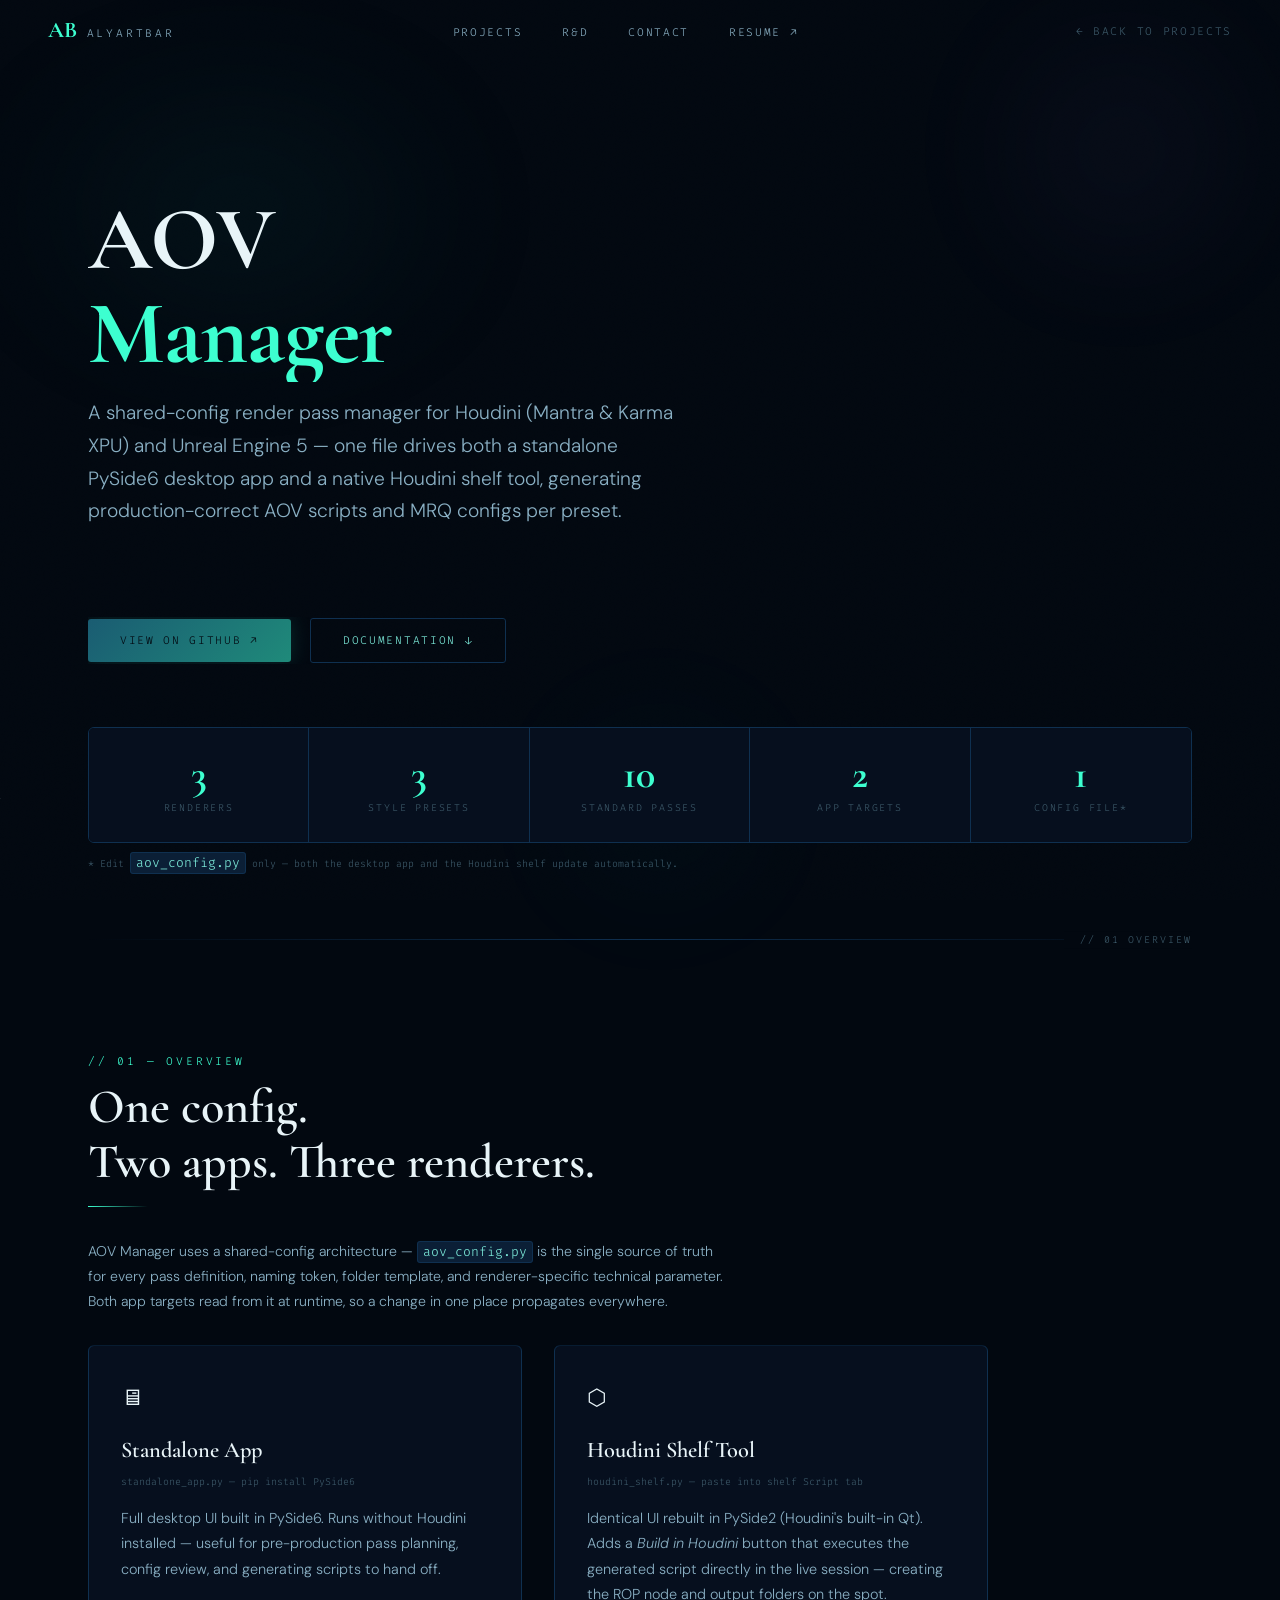
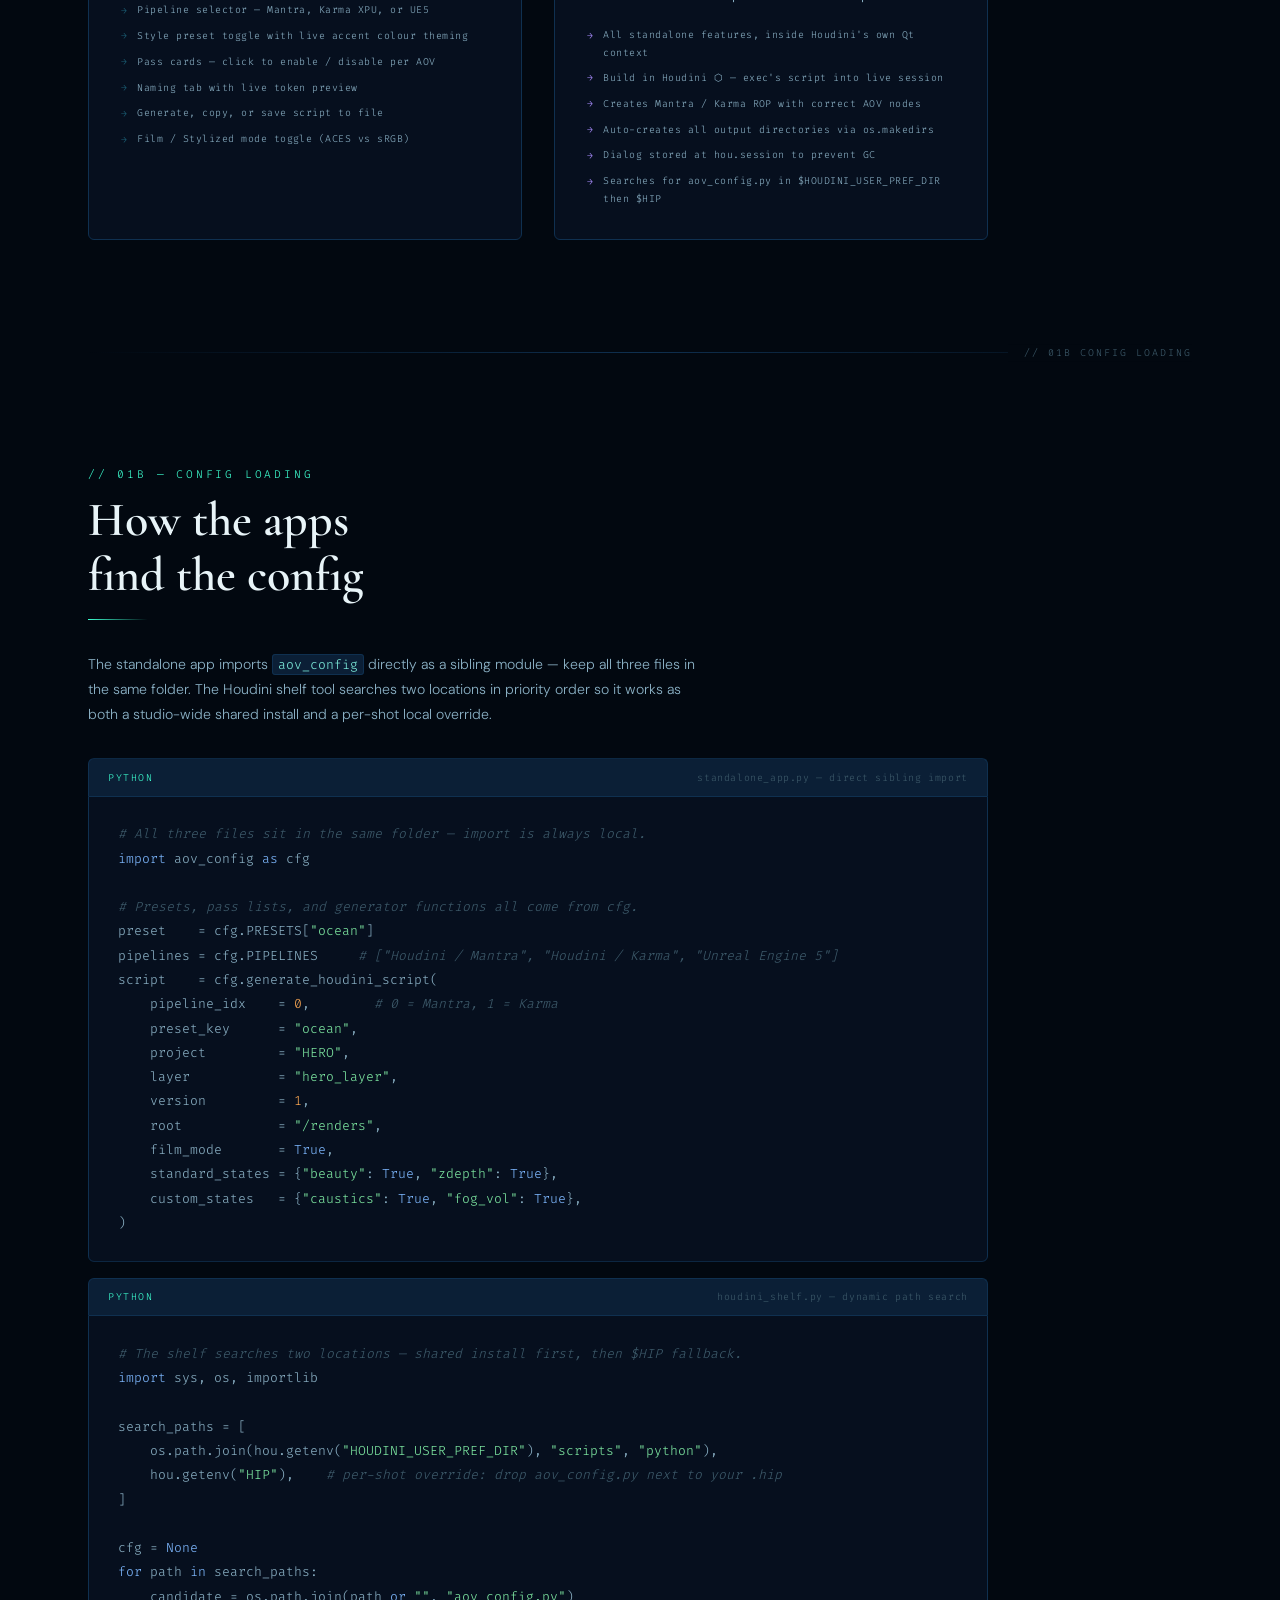
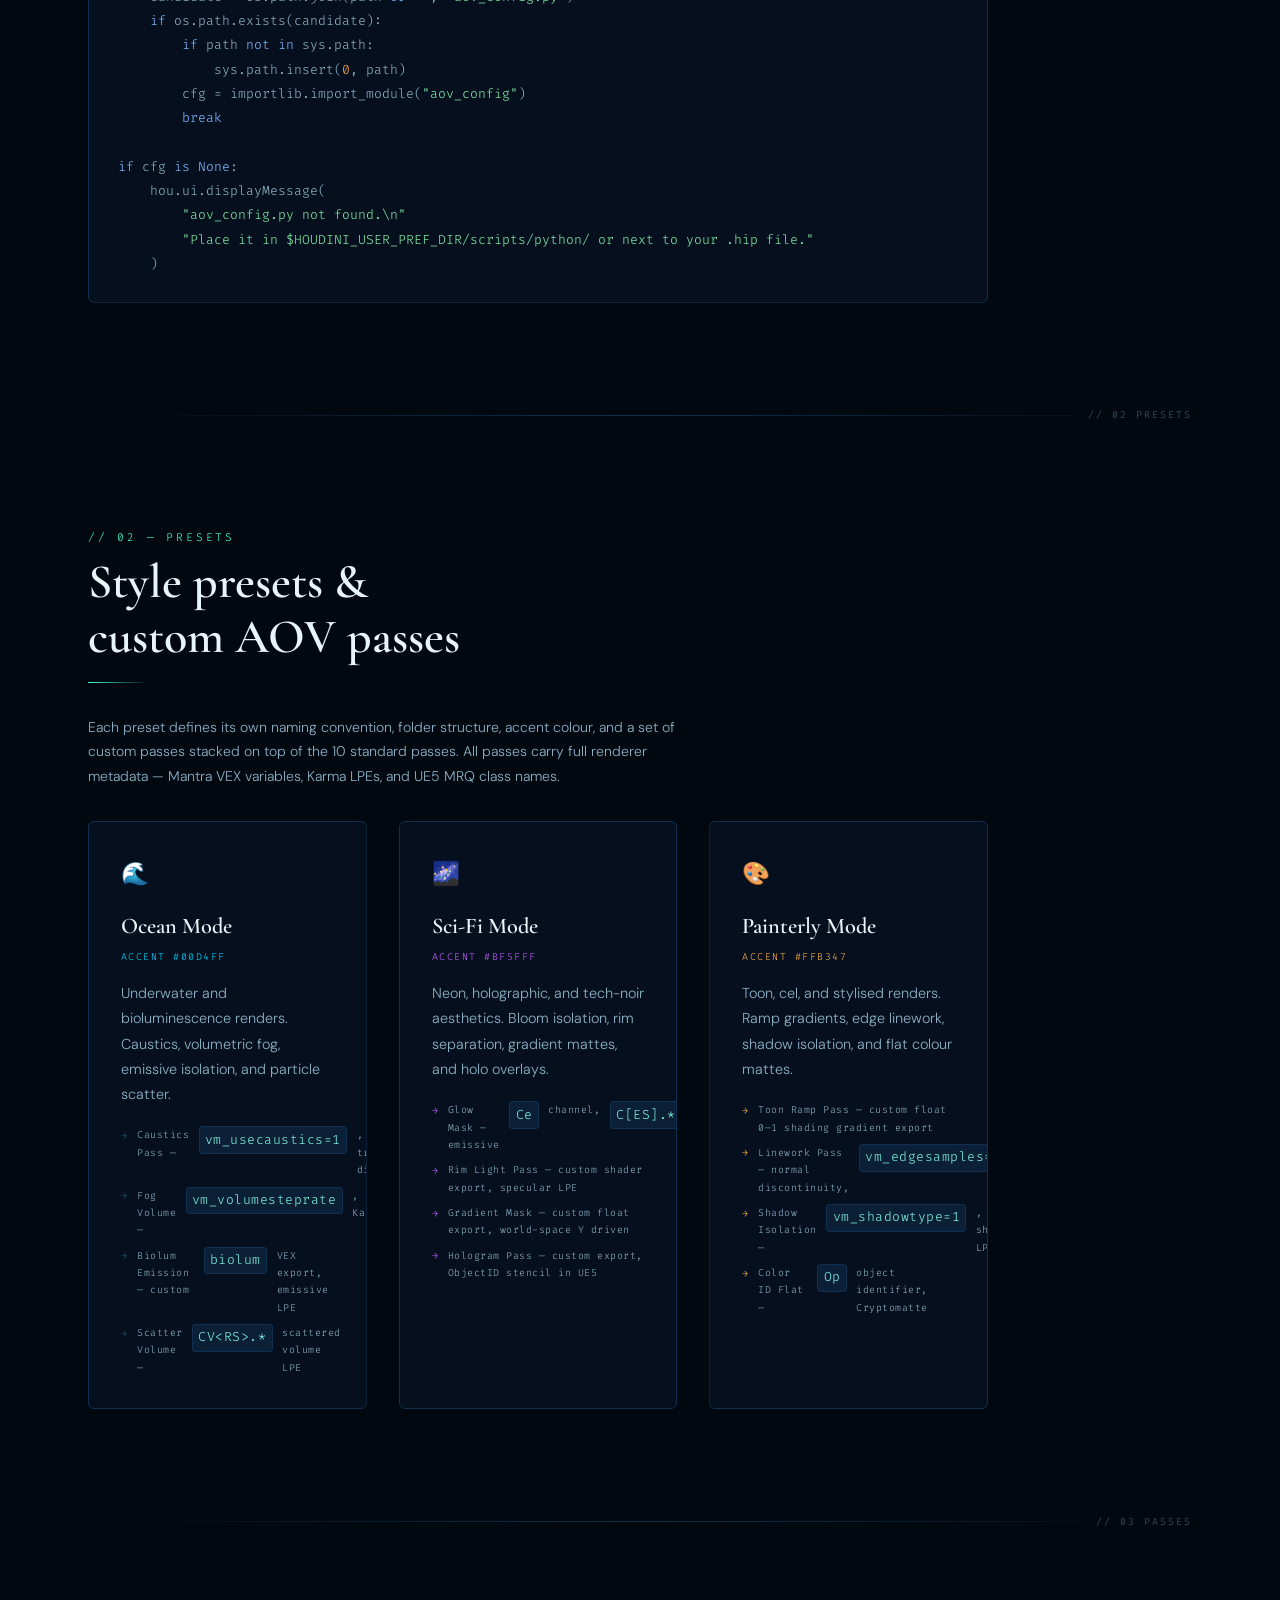
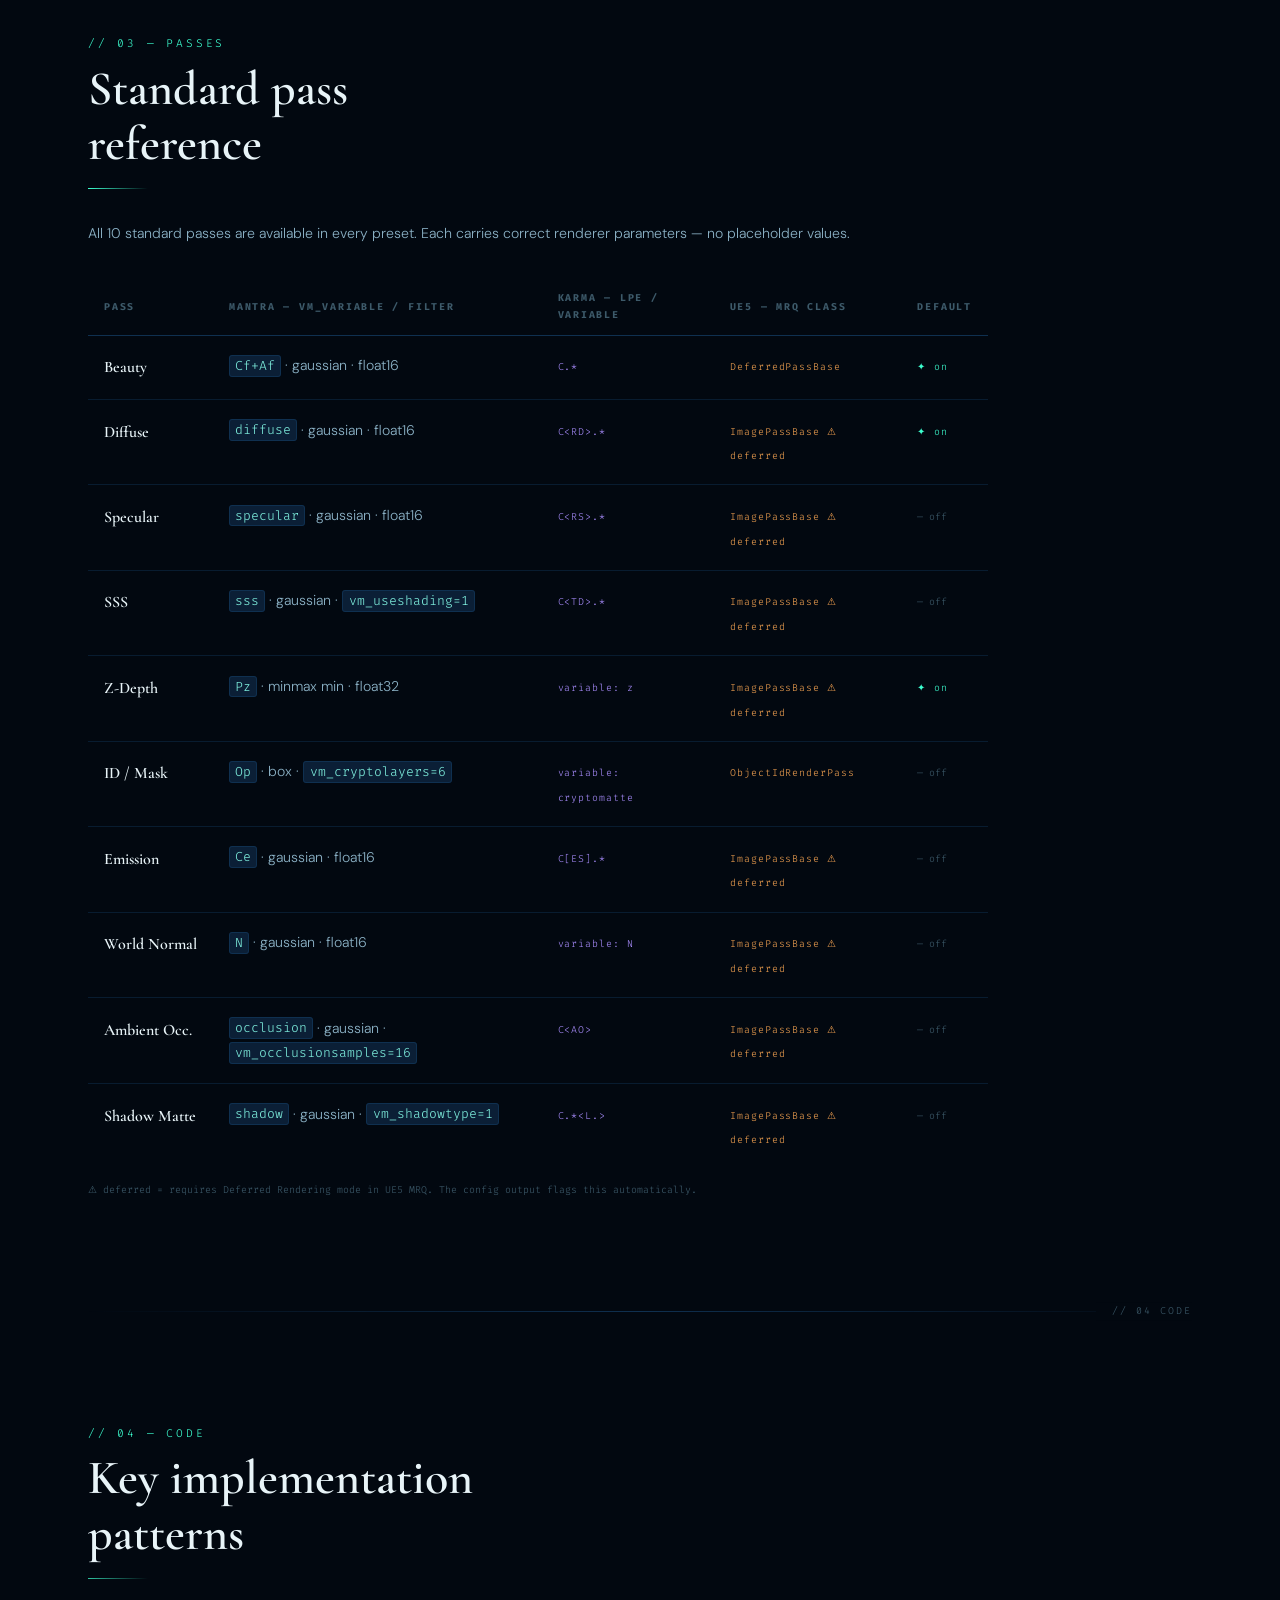
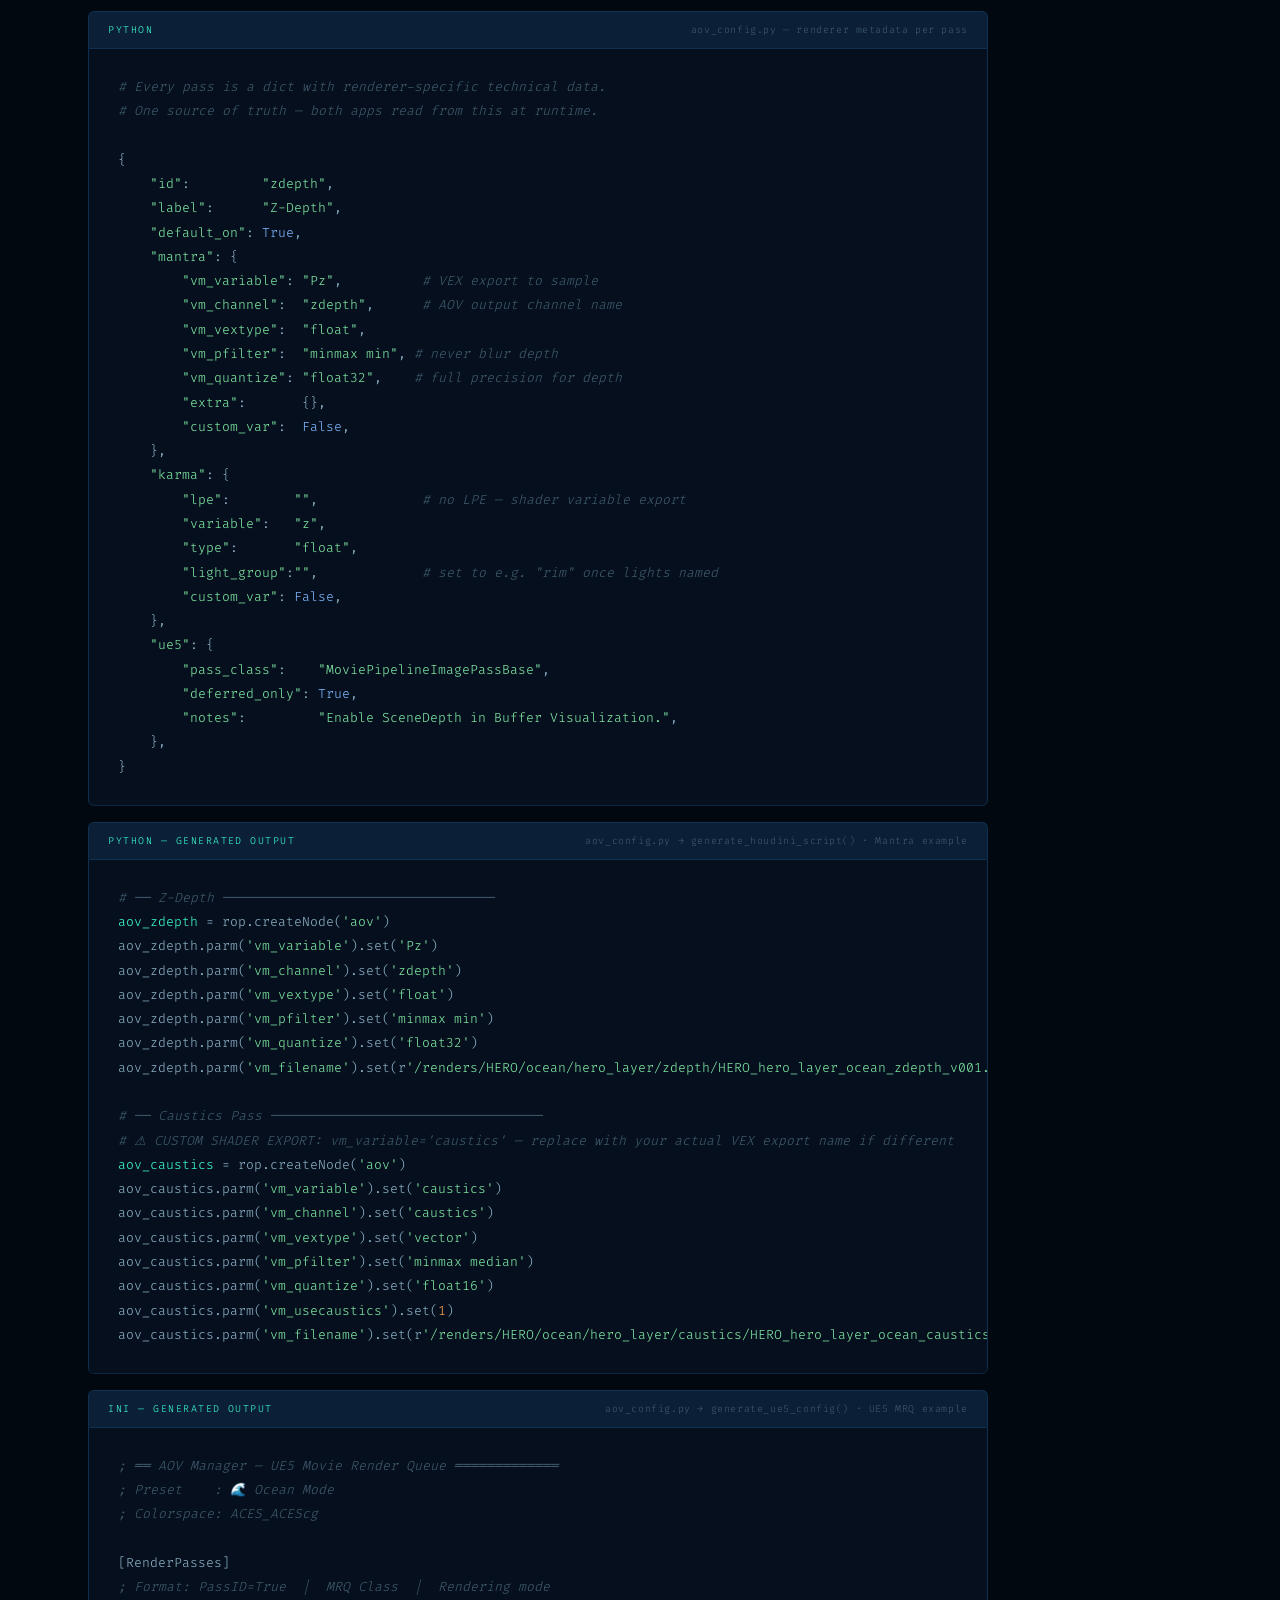
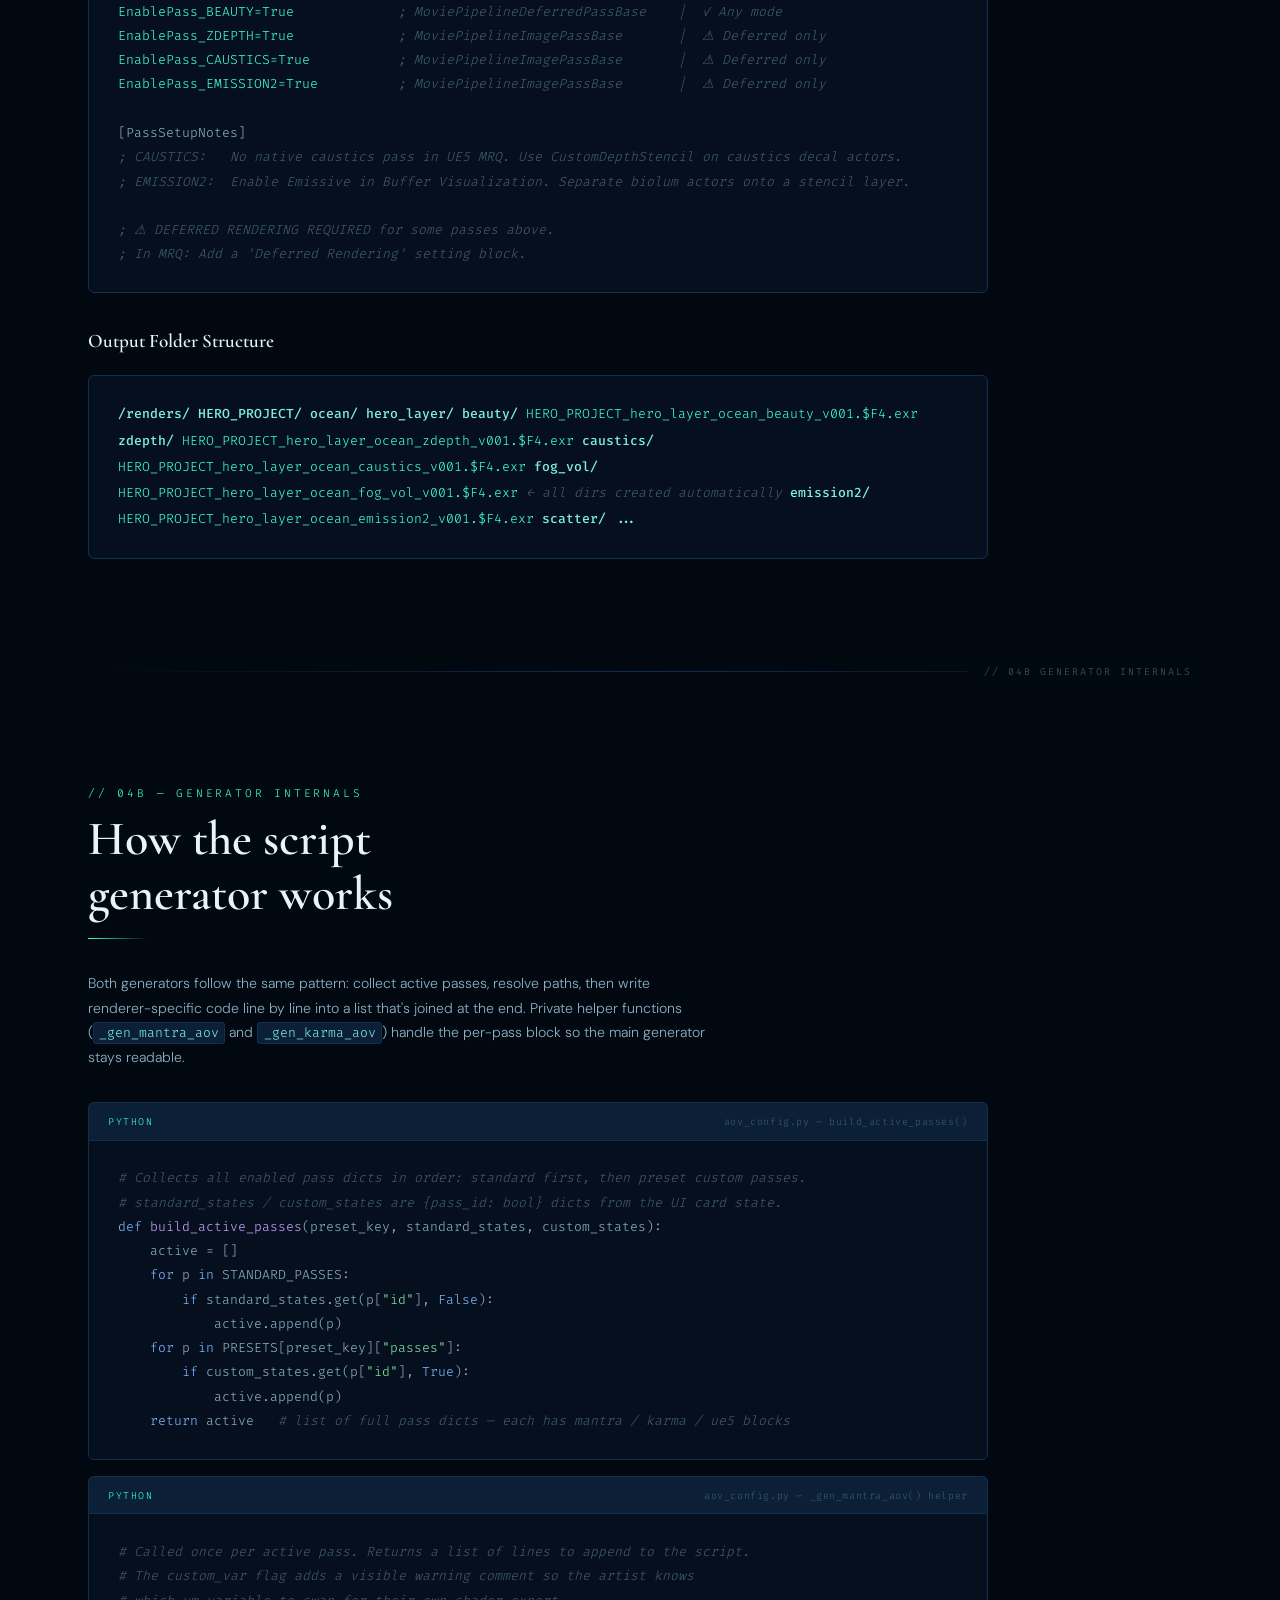
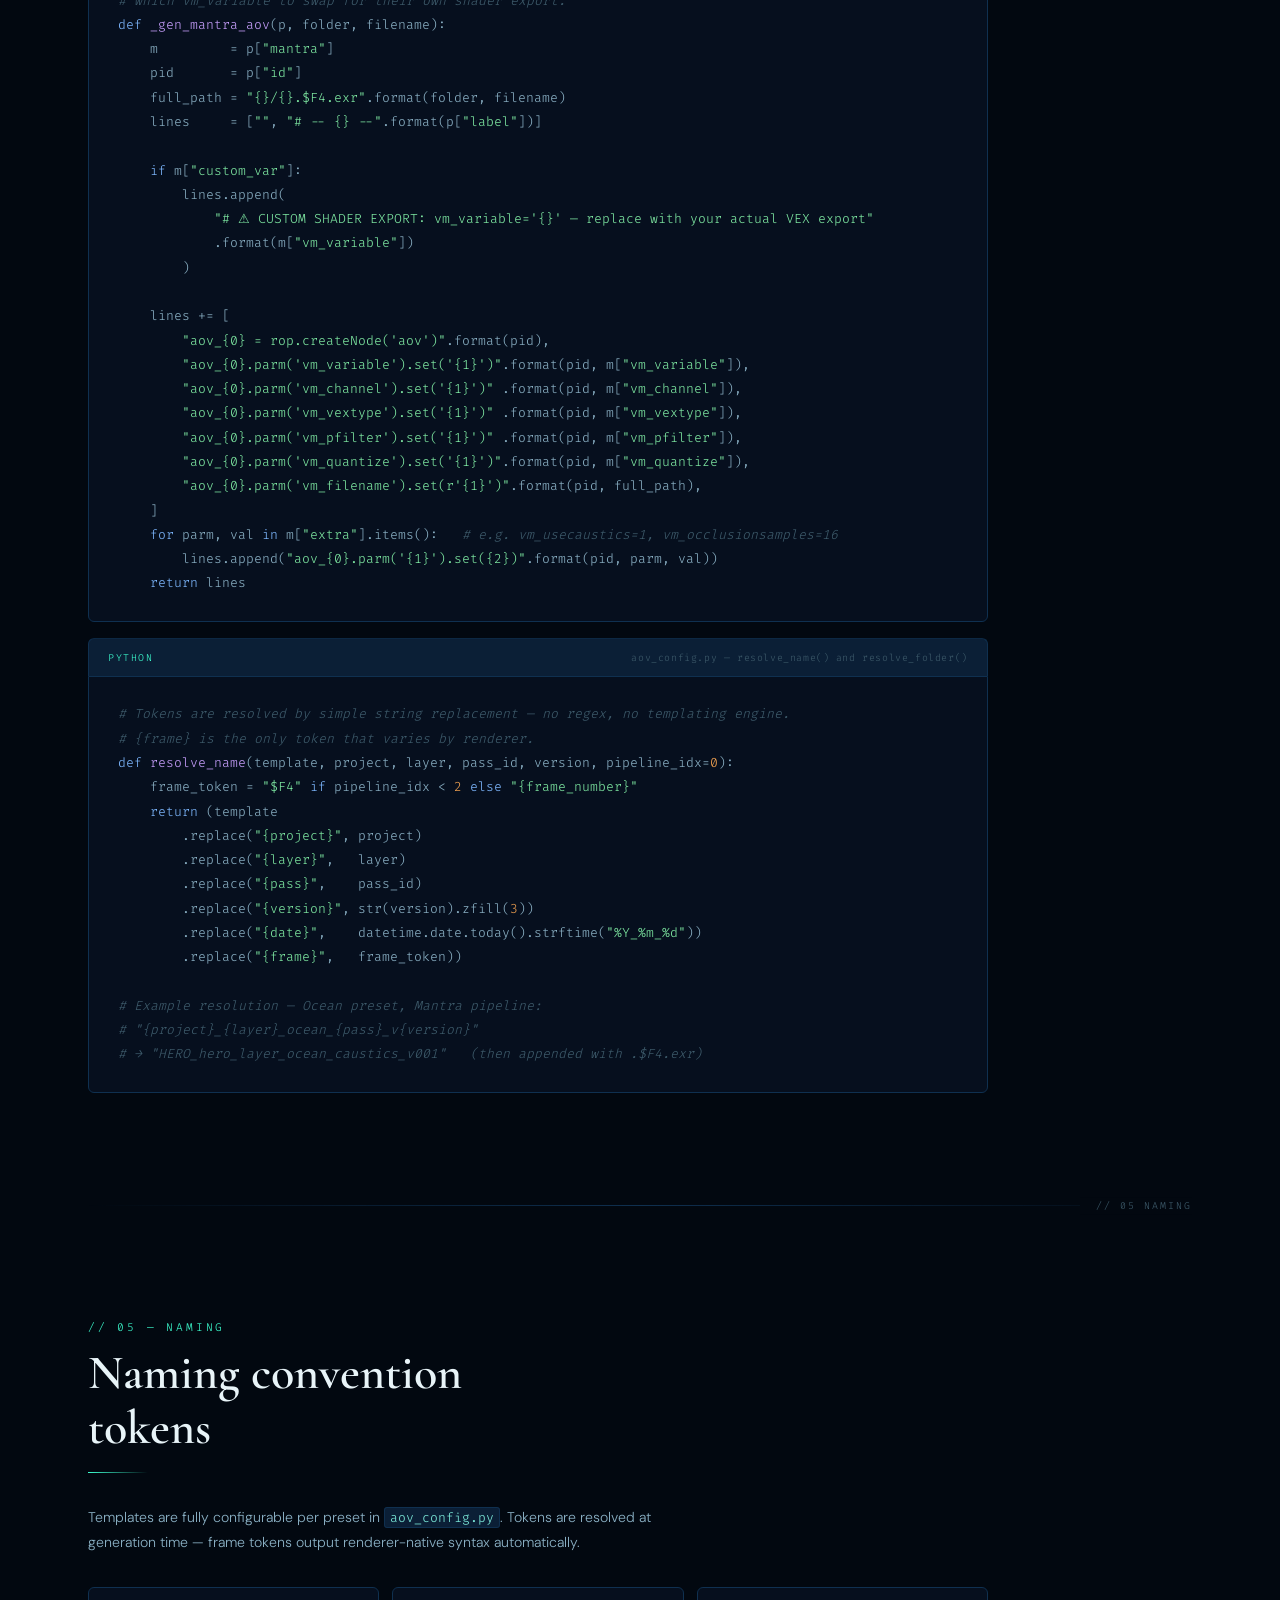
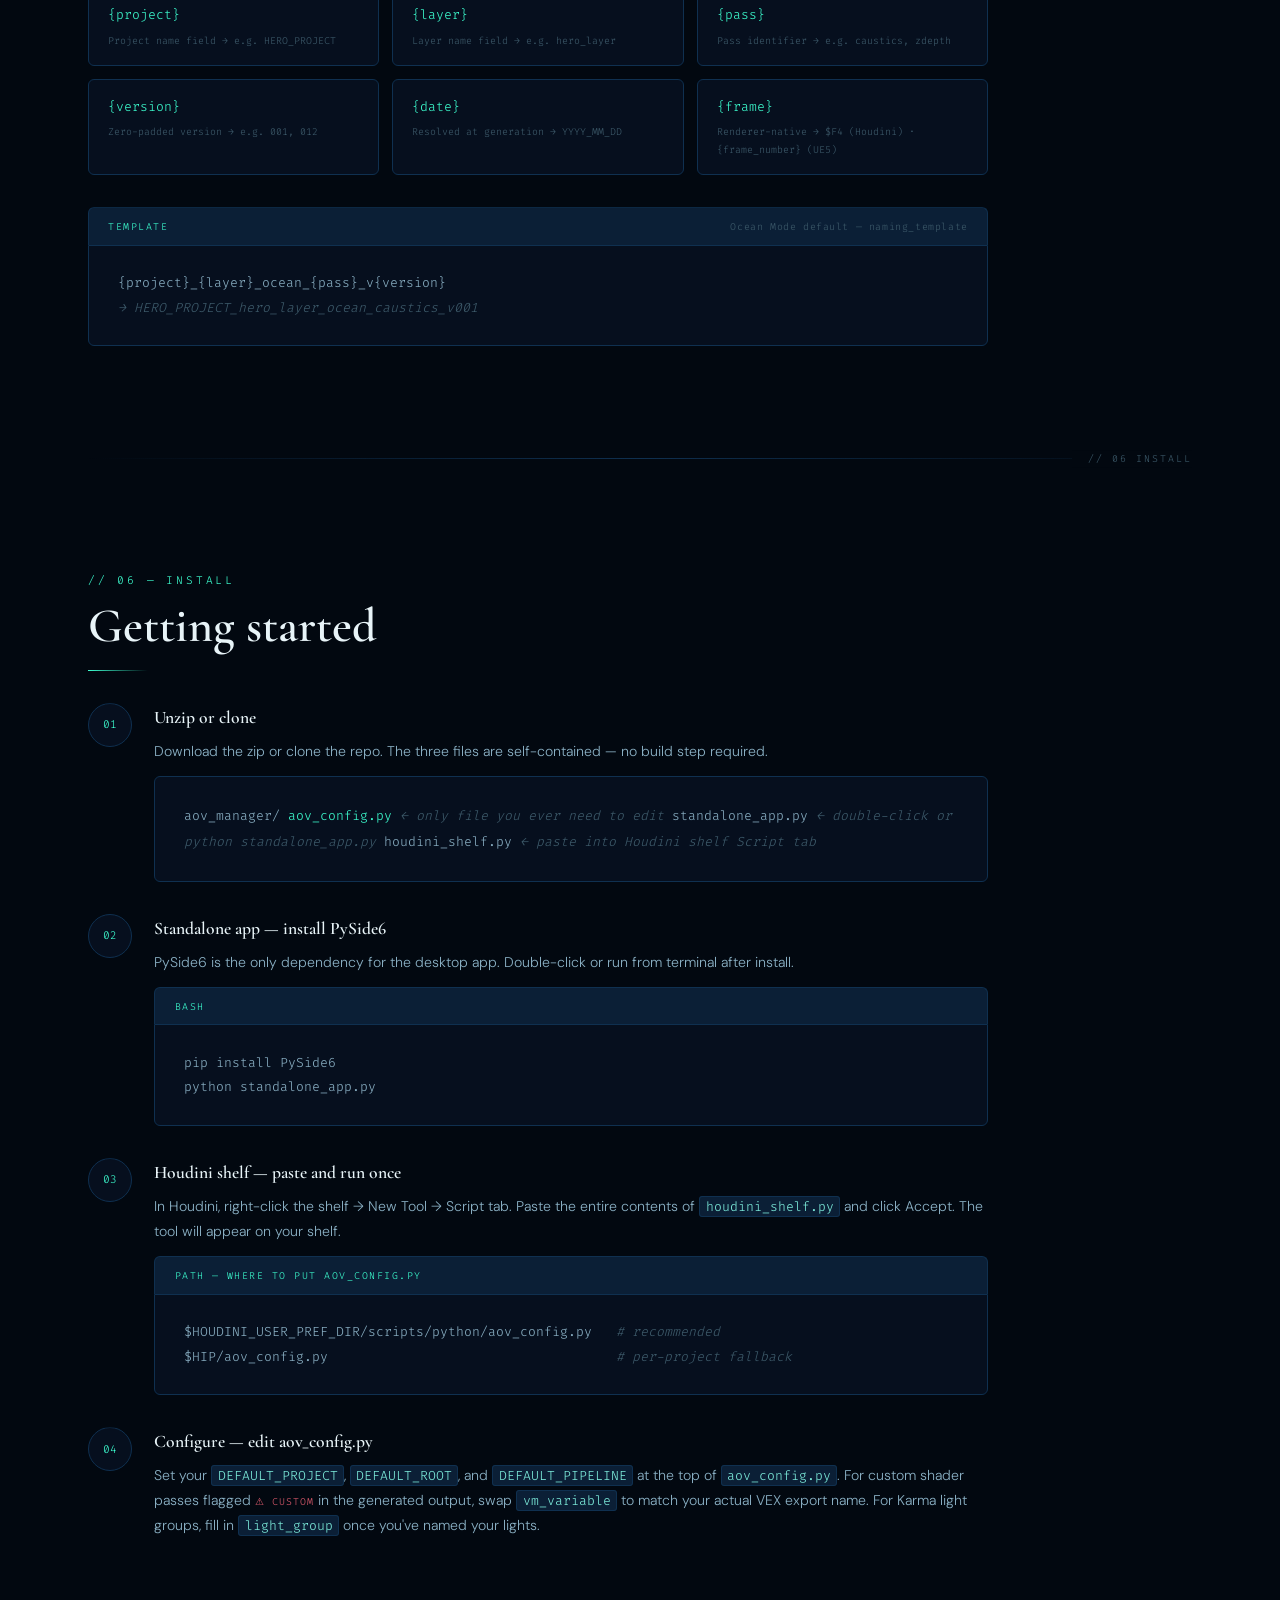
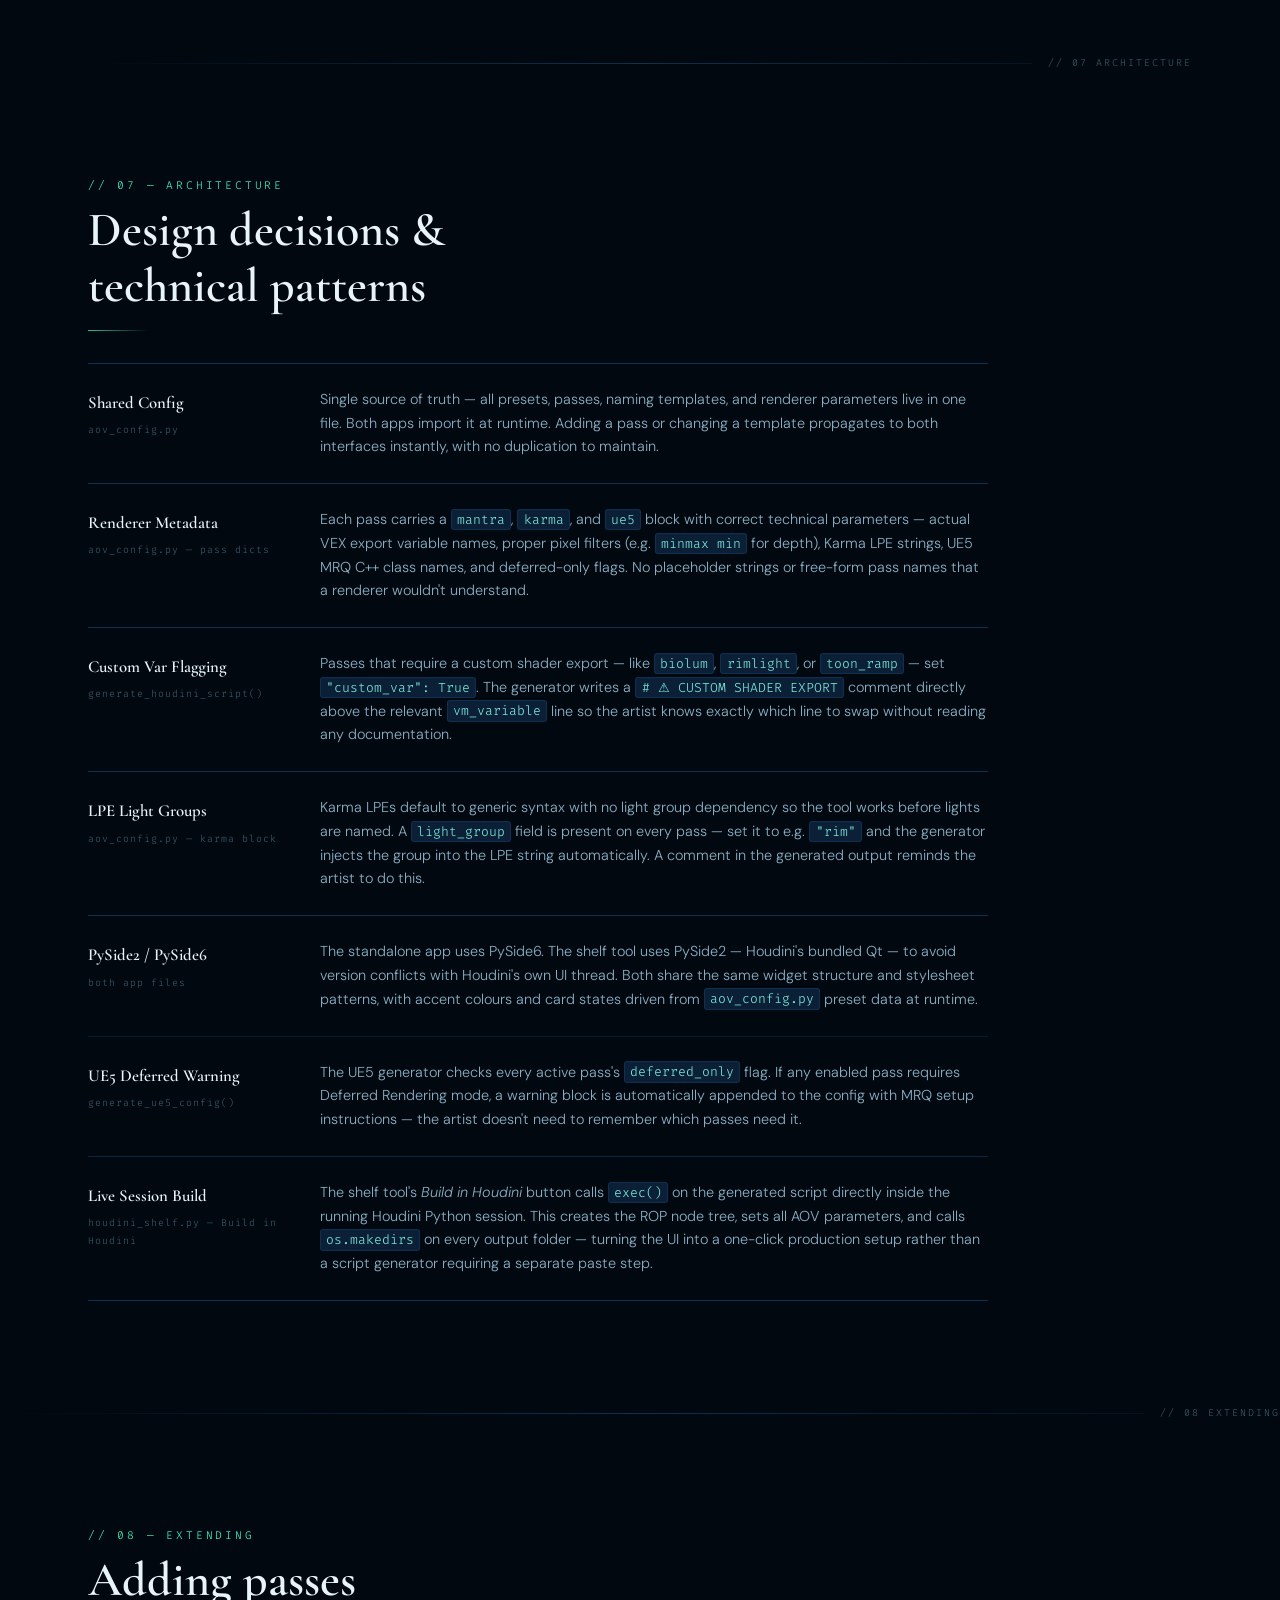
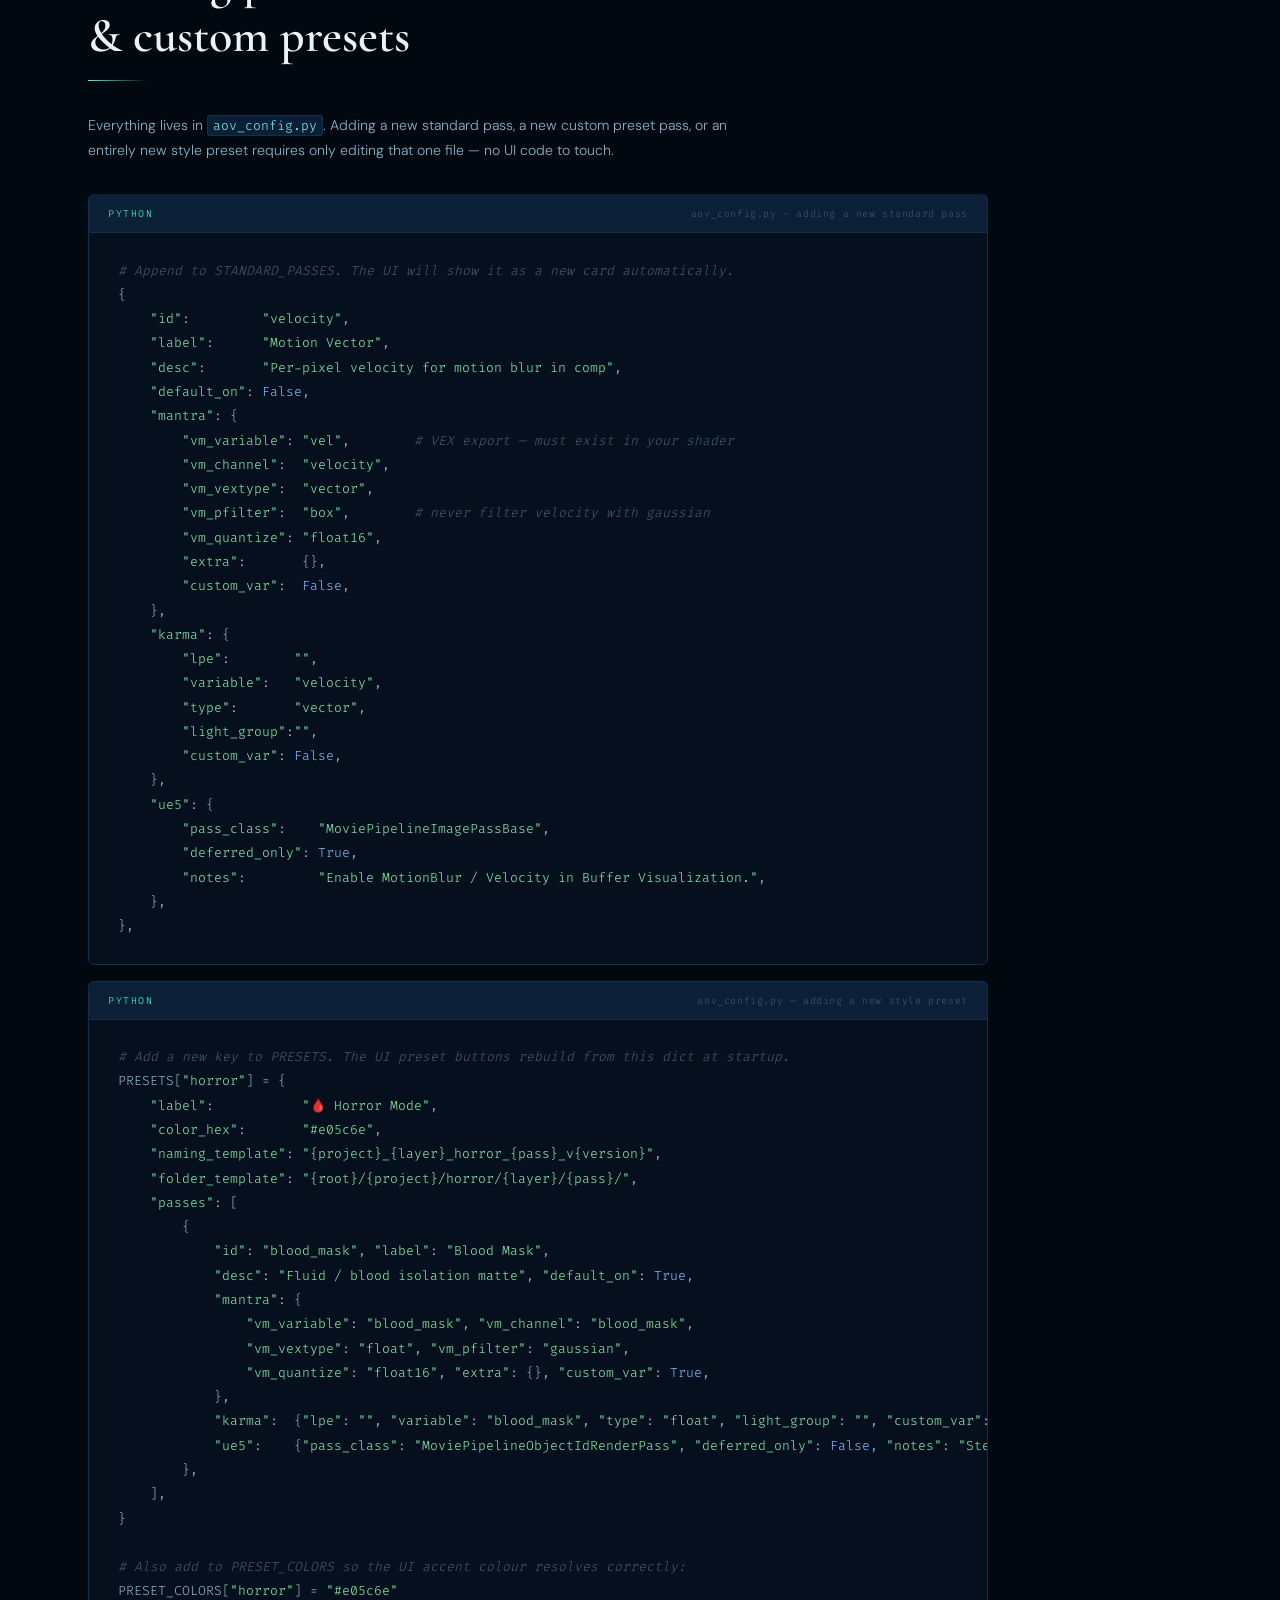
<file: Aov-manager-docs.html>
<!DOCTYPE html>
<html lang="en">
<head>
  <meta charset="UTF-8" />
  <meta name="viewport" content="width=device-width, initial-scale=1.0" />
  <meta name="description" content="AOV Manager — Houdini & Unreal Engine 5 render pass tool. Documentation by Alyssa Barrientos." />
  <title>AOV Manager · AlyArtBar</title>

  <link rel="preconnect" href="https://fonts.googleapis.com" />
  <link rel="preconnect" href="https://fonts.gstatic.com" crossorigin />
  <link href="https://fonts.googleapis.com/css2?family=Cormorant+Garamond:ital,wght@0,300;0,600;0,700;1,300&family=Fira+Code:wght@400;500&family=DM+Sans:ital,wght@0,300;0,400;1,300&display=swap" rel="stylesheet" />

<style>
/* =============================================================
   AlyArtBar Design System — Tokens
   ============================================================= */
*, *::before, *::after { box-sizing: border-box; margin: 0; padding: 0; }
html { scroll-behavior: smooth; }
img, svg { display: block; max-width: 100%; }

:root {
  --c-void:     #020810;
  --c-abyss:    #060f1e;
  --c-trench:   #0b1f36;
  --c-depth:    #0f3050;
  --c-current:  #1a5c72;
  --c-thermal:  #1f8a7a;
  --c-biolume:  #3dffd0;
  --c-seafoam:  #7eeedd;
  --c-nebula:   #a78bfa;
  --c-star:     #e8f4f8;
  --c-mist:     #8ab0c4;
  --c-ghost:    #3d5a6a;
  --c-amber:    #f0a050;
  --c-scifi:    #bf5fff;
  --c-paint:    #ffb347;

  --font-display: 'Cormorant Garamond', Georgia, serif;
  --font-mono:    'Fira Code', 'Courier New', monospace;
  --font-body:    'DM Sans', system-ui, sans-serif;

  --text-hero:    clamp(3rem, 8vw, 7rem);
  --text-display: clamp(1.8rem, 4vw, 3rem);
  --text-title:   clamp(1.1rem, 2vw, 1.5rem);
  --text-body:    clamp(0.88rem, 1vw, 1rem);
  --text-label:   0.7rem;
  --text-micro:   0.62rem;

  --space-xs:  0.5rem;
  --space-sm:  1rem;
  --space-md:  2rem;
  --space-lg:  4rem;
  --space-xl:  7rem;

  --radius-sm: 3px;
  --radius-md: 6px;

  --ease-out:   cubic-bezier(0.16, 1, 0.3, 1);
  --dur-micro:  180ms;
  --dur-ui:     350ms;
  --dur-reveal: 700ms;
}

/* =============================================================
   BASE
   ============================================================= */
body {
  background: var(--c-void);
  color: var(--c-star);
  font-family: var(--font-body);
  font-weight: 300;
  font-size: var(--text-body);
  line-height: 1.75;
  overflow-x: hidden;
  cursor: none;
}

.grain {
  position: fixed; inset: 0; z-index: 1;
  pointer-events: none;
  background-image: url("data:image/svg+xml,%3Csvg viewBox='0 0 256 256' xmlns='http://www.w3.org/2000/svg'%3E%3Cfilter id='n'%3E%3CfeTurbulence type='fractalNoise' baseFrequency='.9' numOctaves='4' stitchTiles='stitch'/%3E%3C/filter%3E%3Crect width='100%25' height='100%25' filter='url(%23n)'/%3E%3C/svg%3E");
  background-size: 200px 200px;
  opacity: 0.032;
  mix-blend-mode: overlay;
}

#stars { position: fixed; inset: 0; z-index: 0; pointer-events: none; }

#cursor-ring, #cursor-dot {
  position: fixed; z-index: 9999;
  border-radius: 50%;
  pointer-events: none;
  transform: translate(-50%, -50%);
  transition: width var(--dur-micro), height var(--dur-micro);
}
#cursor-ring { width: 28px; height: 28px; border: 1px solid rgba(61,255,208,0.4); }
#cursor-dot  { width: 6px; height: 6px; background: var(--c-biolume); box-shadow: 0 0 8px rgba(61,255,208,0.6); }
#cursor-ring.hover { width: 44px; height: 44px; border-color: rgba(61,255,208,0.6); }

::-webkit-scrollbar { width: 4px; }
::-webkit-scrollbar-track { background: var(--c-abyss); }
::-webkit-scrollbar-thumb { background: var(--c-depth); border-radius: 2px; }
::-webkit-scrollbar-thumb:hover { background: var(--c-current); }
::selection { background: rgba(61,255,208,0.2); color: var(--c-biolume); }

/* =============================================================
   NAV
   ============================================================= */
#site-nav {
  position: fixed; top: 0; left: 0; right: 0; z-index: 100;
  padding: 1.2rem 3rem;
  transition: background var(--dur-ui), backdrop-filter var(--dur-ui);
}
#site-nav.scrolled {
  background: rgba(2,8,16,0.88);
  backdrop-filter: blur(12px);
  border-bottom: 1px solid var(--c-depth);
}
.nav-inner { display: flex; align-items: center; justify-content: space-between; max-width: 1200px; margin: 0 auto; }
.nav-brand { display: flex; align-items: baseline; gap: 0.6rem; text-decoration: none; }
.brand-initials { font-family: var(--font-display); font-size: 1.4rem; font-weight: 700; color: var(--c-biolume); line-height: 1; }
.brand-name { font-family: var(--font-mono); font-size: var(--text-label); letter-spacing: 0.25em; color: var(--c-mist); text-transform: uppercase; }
.nav-links { display: flex; align-items: center; gap: 2.5rem; list-style: none; }
.nav-links a {
  font-family: var(--font-mono); font-size: var(--text-label);
  letter-spacing: 0.15em; text-transform: uppercase;
  color: var(--c-mist); text-decoration: none; position: relative;
  transition: color var(--dur-micro); padding-bottom: 2px;
}
.nav-links a::after {
  content: ''; position: absolute; bottom: -2px; left: 0; right: 0; height: 1px;
  background: var(--c-biolume); transform: scaleX(0); transform-origin: left;
  transition: transform var(--dur-ui) var(--ease-out);
}
.nav-links a:hover { color: var(--c-seafoam); }
.nav-links a:hover::after { transform: scaleX(1); }
.nav-back {
  display: flex; align-items: center; gap: 0.5rem;
  font-family: var(--font-mono); font-size: var(--text-label);
  letter-spacing: 0.15em; text-transform: uppercase;
  color: var(--c-ghost); text-decoration: none;
  transition: color var(--dur-micro);
}
.nav-back:hover { color: var(--c-biolume); }
.nav-back::before { content: '←'; }

/* =============================================================
   LAYOUT
   ============================================================= */
main { position: relative; z-index: 2; max-width: 1200px; margin: 0 auto; padding: 0 3rem; }
.container { max-width: 900px; }
.section { padding: var(--space-xl) 0; }

.zone-div {
  position: relative; height: 1px;
  background: linear-gradient(to right, transparent, var(--c-depth), transparent);
  margin: 0; z-index: 2;
}
.zone-div::after {
  content: attr(data-depth);
  position: absolute; right: 0; top: 50%; transform: translateY(-50%);
  font-family: var(--font-mono); font-size: var(--text-micro);
  letter-spacing: 0.2em; color: var(--c-ghost);
  background: var(--c-void); padding-left: 1rem; text-transform: uppercase;
}

.reveal {
  opacity: 0; clip-path: inset(0 0 30px 0);
  transition: opacity var(--dur-reveal) var(--ease-out), clip-path var(--dur-reveal) var(--ease-out);
}
.reveal.visible { opacity: 1; clip-path: inset(0 0 0 0); }

.eyebrow {
  font-family: var(--font-mono); font-size: var(--text-label);
  letter-spacing: 0.25em; text-transform: uppercase;
  color: var(--c-biolume); margin-bottom: var(--space-xs);
}
.section-title {
  font-family: var(--font-display); font-size: var(--text-display);
  font-weight: 600; color: var(--c-star); line-height: 1.15; margin-bottom: var(--space-sm);
}
.section-rule { width: 60px; height: 1px; background: linear-gradient(to right, var(--c-biolume), transparent); margin-bottom: var(--space-md); }

.tool-tag {
  font-family: var(--font-mono); font-size: var(--text-micro);
  letter-spacing: 0.1em; text-transform: uppercase;
  color: var(--c-ghost); border: 1px solid var(--c-depth);
  border-radius: var(--radius-sm); padding: 0.2rem 0.6rem; white-space: nowrap;
  transition: border-color var(--dur-micro), color var(--dur-micro);
}
.tool-tag:hover { border-color: var(--c-current); color: var(--c-mist); }

.btn {
  display: inline-flex; align-items: center; justify-content: center;
  padding: 0.75rem 2rem; font-family: var(--font-mono); font-size: var(--text-label);
  letter-spacing: 0.15em; text-transform: uppercase;
  text-decoration: none; border-radius: var(--radius-sm);
  transition: all var(--dur-ui) var(--ease-out);
  cursor: none; border: none; position: relative; overflow: hidden;
}
.btn-primary { background: linear-gradient(135deg, var(--c-current), var(--c-thermal)); color: var(--c-void); box-shadow: 0 0 20px rgba(31,138,122,0.25); }
.btn-primary:hover { box-shadow: 0 0 30px rgba(61,255,208,0.35); transform: translateY(-2px); }
.btn-ghost { background: transparent; color: var(--c-seafoam); border: 1px solid var(--c-depth); }
.btn-ghost:hover { border-color: var(--c-biolume); color: var(--c-biolume); box-shadow: 0 0 16px rgba(61,255,208,0.12); transform: translateY(-2px); }

/* =============================================================
   HERO
   ============================================================= */
.project-hero { padding: 10rem 0 var(--space-lg); position: relative; }
.project-hero .orb { position: absolute; border-radius: 50%; filter: blur(80px); pointer-events: none; opacity: 0.12; }
.project-hero .orb-1 {
  width: 500px; height: 300px;
  background: radial-gradient(ellipse, var(--c-thermal), transparent 70%);
  top: 60px; left: -100px;
  animation: orb-drift 18s ease-in-out infinite alternate;
}
.project-hero .orb-2 {
  width: 300px; height: 300px;
  background: radial-gradient(ellipse, var(--c-nebula), transparent 70%);
  top: 0; right: -80px; opacity: 0.08;
  animation: orb-drift 24s ease-in-out infinite alternate-reverse;
}
.project-hero .orb-3 {
  width: 260px; height: 260px;
  background: radial-gradient(ellipse, #00d4ff, transparent 70%);
  bottom: 0; left: 40%; opacity: 0.05;
  animation: orb-drift 20s ease-in-out infinite alternate;
}
@keyframes orb-drift {
  from { transform: translateY(0) translateX(0); }
  to   { transform: translateY(30px) translateX(20px); }
}
.project-hero-meta { display: flex; align-items: center; gap: 1rem; margin-bottom: var(--space-sm); }
.project-category { font-family: var(--font-mono); font-size: var(--text-micro); letter-spacing: 0.2em; text-transform: uppercase; color: var(--c-ghost); }
.project-category::before { content: '// '; color: var(--c-current); }
.meta-sep { color: var(--c-ghost); font-family: var(--font-mono); font-size: var(--text-micro); }
.project-hero-title { font-family: var(--font-display); font-size: clamp(2.8rem, 7vw, 6rem); font-weight: 700; line-height: 1.05; letter-spacing: -0.01em; color: var(--c-star); margin-bottom: var(--space-sm); }
.project-hero-title span { color: var(--c-biolume); }
.project-hero-oneliner { font-family: var(--font-body); font-weight: 300; font-size: clamp(1rem, 1.5vw, 1.2rem); color: var(--c-mist); max-width: 600px; line-height: 1.7; margin-bottom: var(--space-md); }
.project-hero-tools { display: flex; flex-wrap: wrap; gap: 0.5rem; margin-bottom: var(--space-md); }
.project-hero-links { display: flex; align-items: center; gap: 1.2rem; flex-wrap: wrap; }

.stat-row { display: grid; grid-template-columns: repeat(5, 1fr); border: 1px solid var(--c-depth); border-radius: var(--radius-md); overflow: hidden; margin-top: var(--space-lg); }
.stat-cell { padding: 1.6rem; text-align: center; border-right: 1px solid var(--c-depth); background: var(--c-abyss); transition: background var(--dur-ui); }
.stat-cell:last-child { border-right: none; }
.stat-cell:hover { background: var(--c-trench); }
.stat-num { font-family: var(--font-display); font-size: 2.5rem; font-weight: 700; color: var(--c-biolume); line-height: 1; margin-bottom: 0.3rem; }
.stat-label { font-family: var(--font-mono); font-size: var(--text-micro); letter-spacing: 0.18em; text-transform: uppercase; color: var(--c-ghost); }

/* =============================================================
   OVERVIEW — 3-column preset cards
   ============================================================= */
.overview-grid { display: grid; grid-template-columns: 1fr 1fr; gap: var(--space-md); margin-top: var(--space-md); }
.preset-grid   { display: grid; grid-template-columns: 1fr 1fr 1fr; gap: var(--space-md); margin-top: var(--space-md); }

.tool-doc-card {
  background: var(--c-abyss); border: 1px solid var(--c-depth);
  border-radius: var(--radius-md); padding: var(--space-md);
  position: relative; overflow: hidden;
  transition: border-color var(--dur-ui), transform var(--dur-ui), box-shadow var(--dur-ui);
  cursor: none;
}
.tool-doc-card::before {
  content: ''; position: absolute; top: 0; left: 0; right: 0; height: 1.5px;
  opacity: 0; transition: opacity var(--dur-ui);
}
.tool-doc-card.ocean::before   { background: linear-gradient(to right, transparent, #00d4ff, transparent); }
.tool-doc-card.scifi::before   { background: linear-gradient(to right, transparent, var(--c-scifi), transparent); }
.tool-doc-card.painterly::before { background: linear-gradient(to right, transparent, var(--c-paint), transparent); }
.tool-doc-card.shared::before  { background: linear-gradient(to right, transparent, var(--c-biolume), transparent); }
.tool-doc-card.houdini::before { background: linear-gradient(to right, transparent, var(--c-seafoam), transparent); }
.tool-doc-card.ue5::before     { background: linear-gradient(to right, transparent, var(--c-nebula), transparent); }

.tool-doc-card:hover { border-color: var(--c-current); transform: translateY(-3px); box-shadow: 0 8px 32px rgba(15,48,80,0.5); }
.tool-doc-card:hover::before { opacity: 1; }

.tool-doc-card .card-glyph { font-size: 1.4rem; margin-bottom: 0.8rem; display: block; }
.tool-doc-card .card-title { font-family: var(--font-display); font-size: 1.4rem; font-weight: 600; color: var(--c-star); margin-bottom: 0.2rem; }
.tool-doc-card .card-accent { font-family: var(--font-mono); font-size: var(--text-micro); letter-spacing: 0.15em; text-transform: uppercase; margin-bottom: 1rem; display: block; }
.tool-doc-card .card-accent.ocean   { color: #00d4ff; }
.tool-doc-card .card-accent.scifi   { color: var(--c-scifi); }
.tool-doc-card .card-accent.painterly { color: var(--c-paint); }
.tool-doc-card p { color: var(--c-mist); font-size: 0.9rem; margin-bottom: 1.2rem; }

.feature-list { list-style: none; display: flex; flex-direction: column; gap: 0.5rem; }
.feature-list li {
  font-family: var(--font-mono); font-size: var(--text-micro);
  letter-spacing: 0.05em; color: var(--c-mist);
  display: flex; gap: 0.6rem; align-items: flex-start;
}
.feature-list li::before { content: '→'; color: var(--c-current); flex-shrink: 0; margin-top: 0.05em; }
.tool-doc-card.scifi    .feature-list li::before { color: var(--c-scifi); }
.tool-doc-card.painterly .feature-list li::before { color: var(--c-paint); }
.tool-doc-card.ue5      .feature-list li::before { color: var(--c-nebula); }

/* =============================================================
   PASS REFERENCE TABLE
   ============================================================= */
.check-table { width: 100%; border-collapse: collapse; margin-top: var(--space-md); }
.check-table thead tr { border-bottom: 1px solid var(--c-depth); }
.check-table th { font-family: var(--font-mono); font-size: var(--text-micro); letter-spacing: 0.18em; text-transform: uppercase; color: var(--c-ghost); padding: 0.7rem 1rem; text-align: left; }
.check-table td { padding: 1.1rem 1rem; color: var(--c-mist); border-bottom: 1px solid rgba(15,48,80,0.5); font-size: 0.88rem; vertical-align: top; }
.check-table td:first-child { font-family: var(--font-display); font-weight: 600; font-size: 1rem; color: var(--c-star); white-space: nowrap; }
.check-table tr { transition: background var(--dur-micro); }
.check-table tr:hover td { background: rgba(11,31,54,0.4); }
.check-table tr:last-child td { border-bottom: none; }

.badge-on   { color: var(--c-biolume); font-family: var(--font-mono); font-size: var(--text-micro); letter-spacing: 0.12em; }
.badge-off  { color: var(--c-ghost); font-family: var(--font-mono); font-size: var(--text-micro); }
.badge-mantra  { color: var(--c-seafoam); font-family: var(--font-mono); font-size: var(--text-micro); letter-spacing: 0.1em; }
.badge-karma   { color: var(--c-nebula); font-family: var(--font-mono); font-size: var(--text-micro); letter-spacing: 0.1em; }
.badge-ue5     { color: var(--c-amber); font-family: var(--font-mono); font-size: var(--text-micro); letter-spacing: 0.1em; }
.badge-custom  { color: #e05c6e; font-family: var(--font-mono); font-size: var(--text-micro); letter-spacing: 0.1em; }

/* =============================================================
   CODE BLOCKS
   ============================================================= */
.code-block-wrap { margin-top: var(--space-md); }
.code-block-wrap + .code-block-wrap { margin-top: var(--space-sm); }
.code-header {
  display: flex; align-items: center; justify-content: space-between;
  background: var(--c-trench); border: 1px solid var(--c-depth);
  border-bottom: none; border-radius: var(--radius-md) var(--radius-md) 0 0;
  padding: 0.6rem 1.2rem;
}
.code-lang { font-family: var(--font-mono); font-size: var(--text-micro); letter-spacing: 0.15em; text-transform: uppercase; color: var(--c-biolume); }
.code-filename { font-family: var(--font-mono); font-size: var(--text-micro); letter-spacing: 0.06em; color: var(--c-ghost); }
pre {
  background: var(--c-abyss); border: 1px solid var(--c-depth);
  border-radius: 0 0 var(--radius-md) var(--radius-md);
  padding: 1.6rem 1.8rem; overflow-x: auto;
  font-family: var(--font-mono); font-size: 0.82rem; line-height: 1.85;
  color: var(--c-mist); tab-size: 4;
}
.kw  { color: #7eb8ff; }
.fn  { color: #c9a0ff; }
.str { color: #7ee8a2; }
.cm  { color: var(--c-ghost); font-style: italic; }
.num { color: var(--c-amber); }
.hl  { color: var(--c-biolume); }

.folder-tree {
  background: var(--c-abyss); border: 1px solid var(--c-depth);
  border-radius: var(--radius-md); padding: 1.6rem 1.8rem;
  font-family: var(--font-mono); font-size: 0.82rem; line-height: 2; color: var(--c-mist);
}
.tree-dir  { color: var(--c-seafoam); font-weight: 500; }
.tree-new  { color: var(--c-biolume); }
.tree-note { color: var(--c-ghost); font-style: italic; }
code {
  font-family: var(--font-mono); font-size: 0.82rem;
  background: var(--c-trench); border: 1px solid var(--c-depth);
  border-radius: 3px; padding: 0.1em 0.4em; color: var(--c-seafoam);
}

/* =============================================================
   INSTALL STEPS
   ============================================================= */
.install-list { display: flex; flex-direction: column; gap: var(--space-md); margin-top: var(--space-md); }
.install-step { display: grid; grid-template-columns: 44px 1fr; gap: 1.4rem; align-items: start; }
.step-num {
  width: 44px; height: 44px; border-radius: 50%;
  background: var(--c-abyss); border: 1px solid var(--c-depth);
  display: flex; align-items: center; justify-content: center;
  font-family: var(--font-mono); font-size: var(--text-label);
  color: var(--c-biolume); flex-shrink: 0;
  transition: border-color var(--dur-ui);
}
.install-step:hover .step-num { border-color: var(--c-current); }
.step-body h4 { font-family: var(--font-display); font-size: 1.1rem; font-weight: 600; color: var(--c-star); margin-bottom: 0.3rem; }
.step-body p  { color: var(--c-mist); font-size: 0.88rem; margin-bottom: 0.8rem; }

/* =============================================================
   NAMING TOKEN TABLE
   ============================================================= */
.token-grid {
  display: grid; grid-template-columns: repeat(3, 1fr);
  gap: 0.8rem; margin-top: var(--space-md);
}
.token-card {
  background: var(--c-abyss); border: 1px solid var(--c-depth);
  border-radius: var(--radius-md); padding: 1rem 1.2rem;
  transition: border-color var(--dur-ui);
}
.token-card:hover { border-color: var(--c-current); }
.token-key { font-family: var(--font-mono); font-size: 0.82rem; color: var(--c-biolume); margin-bottom: 0.3rem; }
.token-val { font-family: var(--font-mono); font-size: var(--text-micro); color: var(--c-ghost); }

/* =============================================================
   SKILLS / ARCHITECTURE
   ============================================================= */
.skills-doc-list { display: flex; flex-direction: column; gap: 0; margin-top: var(--space-md); }
.skill-doc-row {
  display: grid; grid-template-columns: 200px 1fr;
  gap: var(--space-md); padding: 1.5rem 0;
  border-bottom: 1px solid var(--c-depth);
  transition: background var(--dur-ui); align-items: start;
}
.skill-doc-row:first-child { border-top: 1px solid var(--c-depth); }
.skill-doc-row:hover { background: rgba(11,31,54,0.4); margin: 0 -1.5rem; padding-left: 1.5rem; padding-right: 1.5rem; }
.skill-name  { font-family: var(--font-display); font-size: 1.05rem; font-weight: 600; color: var(--c-star); }
.skill-where { font-family: var(--font-mono); font-size: var(--text-micro); letter-spacing: 0.1em; color: var(--c-ghost); margin-top: 0.25rem; }
.skill-desc  { color: var(--c-mist); font-size: 0.9rem; line-height: 1.65; }

/* =============================================================
   FOOTER
   ============================================================= */
.site-footer {
  position: relative; z-index: 2; padding: 2rem 3rem;
  border-top: 1px solid var(--c-depth); text-align: center; margin-top: var(--space-xl);
}
.footer-text { font-family: var(--font-mono); font-size: var(--text-micro); letter-spacing: 0.2em; color: var(--c-ghost); text-transform: lowercase; }
.footer-accent { color: var(--c-current); }

/* =============================================================
   RESPONSIVE
   ============================================================= */
@media (max-width: 900px) {
  main { padding: 0 1.5rem; }
  #site-nav { padding: 1rem 1.5rem; }
  .overview-grid { grid-template-columns: 1fr; }
  .preset-grid   { grid-template-columns: 1fr; }
  .stat-row { grid-template-columns: 1fr 1fr 1fr; }
  .skill-doc-row { grid-template-columns: 150px 1fr; }
  .token-grid { grid-template-columns: 1fr 1fr; }
}
@media (max-width: 600px) {
  .stat-row { grid-template-columns: 1fr 1fr; }
  .stat-cell { padding: 1rem; }
  .skill-doc-row { grid-template-columns: 1fr; gap: 0.3rem; }
  .token-grid { grid-template-columns: 1fr; }
  body { cursor: auto; }
  #cursor-ring, #cursor-dot { display: none; }
  .nav-links { display: none; }
}
@media (prefers-reduced-motion: reduce) {
  *, *::before, *::after { animation-duration: 0.01ms !important; transition-duration: 0.01ms !important; }
  .reveal { opacity: 1; clip-path: none; }
}
</style>
</head>
<body>

<div class="grain" aria-hidden="true"></div>
<canvas id="stars" aria-hidden="true"></canvas>
<div id="cursor-ring" aria-hidden="true"></div>
<div id="cursor-dot"  aria-hidden="true"></div>

<!-- ══════════════════════════════════════════
     NAV
═════════════════════════════════════════════ -->
<header id="site-nav">
  <nav class="nav-inner" aria-label="Primary navigation">
    <a class="nav-brand" href="index.html" aria-label="Back to AlyArtBar home">
      <span class="brand-initials">AB</span>
      <span class="brand-name">AlyArtBar</span>
    </a>
    <ul class="nav-links" role="list">
      <li><a href="index.html#projects">Projects</a></li>
      <li><a href="index.html#rnd">R&amp;D</a></li>
      <li><a href="index.html#contact">Contact</a></li>
      <li><a href="assets/resume.pdf" target="_blank" rel="noopener">Resume ↗</a></li>
    </ul>
    <a class="nav-back" href="index.html#projects">Back to Projects</a>
  </nav>
</header>

<main>

  <!-- ══════════════════════════════════════════
       HERO
  ═════════════════════════════════════════════ -->
  <section class="project-hero">
    <div class="orb orb-1" aria-hidden="true"></div>
    <div class="orb orb-2" aria-hidden="true"></div>
    <div class="orb orb-3" aria-hidden="true"></div>

    <div class="project-hero-meta reveal">
      <span class="project-category">render tools · td work</span>
      <span class="meta-sep">·</span>
      <span class="project-category" style="color:var(--c-biolume); font-family:var(--font-mono); font-size:var(--text-micro); letter-spacing:0.2em; text-transform:uppercase;">
        <span style="display:inline-block; width:6px; height:6px; border-radius:50%; background:var(--c-biolume); vertical-align:middle; margin-right:0.5rem; animation: pulse 2.5s ease-in-out infinite;"></span>
        WIP / Live
      </span>
    </div>

    <h1 class="project-hero-title reveal" style="animation-delay:0.1s">
      AOV<br><span>Manager</span>
    </h1>

    <p class="project-hero-oneliner reveal" style="animation-delay:0.18s">
      A shared-config render pass manager for Houdini (Mantra &amp; Karma XPU) and Unreal Engine 5 —
      one file drives both a standalone PySide6 desktop app and a native Houdini shelf tool,
      generating production-correct AOV scripts and MRQ configs per preset.
    </p>

    <div class="project-hero-tools reveal" style="animation-delay:0.24s">
      <span class="tool-tag">Python 3.9+</span>
      <span class="tool-tag">PySide6 / PySide2</span>
      <span class="tool-tag">Houdini Mantra</span>
      <span class="tool-tag">Houdini Karma XPU</span>
      <span class="tool-tag">Unreal Engine 5</span>
      <span class="tool-tag">Movie Render Queue</span>
      <span class="tool-tag">LPE Strings</span>
      <span class="tool-tag">EXR / ACES</span>
    </div>

    <div class="project-hero-links reveal" style="animation-delay:0.3s">
      <a href="https://github.com/AlyBarr" class="btn btn-primary" target="_blank" rel="noopener">View on GitHub ↗</a>
      <a href="#overview" class="btn btn-ghost">Documentation ↓</a>
    </div>

    <div class="stat-row reveal" style="animation-delay:0.38s">
      <div class="stat-cell">
        <div class="stat-num">3</div>
        <div class="stat-label">Renderers</div>
      </div>
      <div class="stat-cell">
        <div class="stat-num">3</div>
        <div class="stat-label">Style Presets</div>
      </div>
      <div class="stat-cell">
        <div class="stat-num">10</div>
        <div class="stat-label">Standard Passes</div>
      </div>
      <div class="stat-cell">
        <div class="stat-num">2</div>
        <div class="stat-label">App Targets</div>
      </div>
      <div class="stat-cell">
        <div class="stat-num">1</div>
        <div class="stat-label">Config File*</div>
      </div>
    </div>
    <p style="font-family:var(--font-mono); font-size:var(--text-micro); color:var(--c-ghost); margin-top:0.6rem;">
      * Edit <code>aov_config.py</code> only — both the desktop app and the Houdini shelf update automatically.
    </p>
  </section>

  <div class="zone-div" data-depth="// 01 overview"></div>

  <!-- ══════════════════════════════════════════
       OVERVIEW
  ═════════════════════════════════════════════ -->
  <section id="overview" class="section">
    <div class="container">
      <div class="reveal">
        <p class="eyebrow">// 01 — Overview</p>
        <h2 class="section-title">One config.<br>Two apps. Three renderers.</h2>
        <div class="section-rule" aria-hidden="true"></div>
        <p style="color:var(--c-mist); max-width:640px; margin-bottom: var(--space-md);">
          AOV Manager uses a shared-config architecture — <code>aov_config.py</code> is the single source of truth
          for every pass definition, naming token, folder template, and renderer-specific technical parameter.
          Both app targets read from it at runtime, so a change in one place propagates everywhere.
        </p>
      </div>

      <div class="overview-grid">
        <div class="tool-doc-card shared reveal">
          <span class="card-glyph">🖥</span>
          <h3 class="card-title">Standalone App</h3>
          <p class="card-file" style="font-family:var(--font-mono); font-size:var(--text-micro); color:var(--c-ghost); margin-bottom:1rem;">standalone_app.py — pip install PySide6</p>
          <p>
            Full desktop UI built in PySide6. Runs without Houdini installed — useful for
            pre-production pass planning, config review, and generating scripts to hand off.
          </p>
          <ul class="feature-list">
            <li>Pipeline selector — Mantra, Karma XPU, or UE5</li>
            <li>Style preset toggle with live accent colour theming</li>
            <li>Pass cards — click to enable / disable per AOV</li>
            <li>Naming tab with live token preview</li>
            <li>Generate, copy, or save script to file</li>
            <li>Film / Stylized mode toggle (ACES vs sRGB)</li>
          </ul>
        </div>

        <div class="tool-doc-card ue5 reveal" data-delay="100">
          <span class="card-glyph">⬡</span>
          <h3 class="card-title">Houdini Shelf Tool</h3>
          <p class="card-file" style="font-family:var(--font-mono); font-size:var(--text-micro); color:var(--c-ghost); margin-bottom:1rem;">houdini_shelf.py — paste into shelf Script tab</p>
          <p>
            Identical UI rebuilt in PySide2 (Houdini's built-in Qt). Adds a
            <em>Build in Houdini</em> button that executes the generated script directly
            in the live session — creating the ROP node and output folders on the spot.
          </p>
          <ul class="feature-list">
            <li>All standalone features, inside Houdini's own Qt context</li>
            <li>Build in Houdini ⬡ — exec's script into live session</li>
            <li>Creates Mantra / Karma ROP with correct AOV nodes</li>
            <li>Auto-creates all output directories via os.makedirs</li>
            <li>Dialog stored at hou.session to prevent GC</li>
            <li>Searches for aov_config.py in $HOUDINI_USER_PREF_DIR then $HIP</li>
          </ul>
        </div>
      </div>
    </div>
  </section>

  <div class="zone-div" data-depth="// 01b config loading"></div>

  <!-- CONFIG LOADING -->
  <section class="section">
    <div class="container">
      <div class="reveal">
        <p class="eyebrow">// 01b — Config Loading</p>
        <h2 class="section-title">How the apps<br>find the config</h2>
        <div class="section-rule" aria-hidden="true"></div>
        <p style="color:var(--c-mist); max-width:620px; margin-bottom: var(--space-md);">
          The standalone app imports <code>aov_config</code> directly as a sibling module — keep all three files in the same folder.
          The Houdini shelf tool searches two locations in priority order so it works as both a studio-wide shared install and a per-shot local override.
        </p>
      </div>

      <div class="code-block-wrap reveal">
        <div class="code-header">
          <span class="code-lang">Python</span>
          <span class="code-filename">standalone_app.py — direct sibling import</span>
        </div>
<pre><span class="cm"># All three files sit in the same folder — import is always local.</span>
<span class="kw">import</span> aov_config <span class="kw">as</span> cfg

<span class="cm"># Presets, pass lists, and generator functions all come from cfg.</span>
preset    = cfg.PRESETS[<span class="str">"ocean"</span>]
pipelines = cfg.PIPELINES     <span class="cm"># ["Houdini / Mantra", "Houdini / Karma", "Unreal Engine 5"]</span>
script    = cfg.generate_houdini_script(
    pipeline_idx    = <span class="num">0</span>,        <span class="cm"># 0 = Mantra, 1 = Karma</span>
    preset_key      = <span class="str">"ocean"</span>,
    project         = <span class="str">"HERO"</span>,
    layer           = <span class="str">"hero_layer"</span>,
    version         = <span class="num">1</span>,
    root            = <span class="str">"/renders"</span>,
    film_mode       = <span class="kw">True</span>,
    standard_states = {<span class="str">"beauty"</span>: <span class="kw">True</span>, <span class="str">"zdepth"</span>: <span class="kw">True</span>},
    custom_states   = {<span class="str">"caustics"</span>: <span class="kw">True</span>, <span class="str">"fog_vol"</span>: <span class="kw">True</span>},
)</pre>
      </div>

      <div class="code-block-wrap reveal" data-delay="60">
        <div class="code-header">
          <span class="code-lang">Python</span>
          <span class="code-filename">houdini_shelf.py — dynamic path search</span>
        </div>
<pre><span class="cm"># The shelf searches two locations — shared install first, then $HIP fallback.</span>
<span class="kw">import</span> sys, os, importlib

search_paths = [
    os.path.join(hou.getenv(<span class="str">"HOUDINI_USER_PREF_DIR"</span>), <span class="str">"scripts"</span>, <span class="str">"python"</span>),
    hou.getenv(<span class="str">"HIP"</span>),    <span class="cm"># per-shot override: drop aov_config.py next to your .hip</span>
]

cfg = <span class="kw">None</span>
<span class="kw">for</span> path <span class="kw">in</span> search_paths:
    candidate = os.path.join(path <span class="kw">or</span> <span class="str">""</span>, <span class="str">"aov_config.py"</span>)
    <span class="kw">if</span> os.path.exists(candidate):
        <span class="kw">if</span> path <span class="kw">not in</span> sys.path:
            sys.path.insert(<span class="num">0</span>, path)
        cfg = importlib.import_module(<span class="str">"aov_config"</span>)
        <span class="kw">break</span>

<span class="kw">if</span> cfg <span class="kw">is None</span>:
    hou.ui.displayMessage(
        <span class="str">"aov_config.py not found.\n"</span>
        <span class="str">"Place it in $HOUDINI_USER_PREF_DIR/scripts/python/ or next to your .hip file."</span>
    )</pre>
      </div>
    </div>
  </section>

  <div class="zone-div" data-depth="// 02 presets"></div>

  <!-- ══════════════════════════════════════════
       PRESETS
  ═════════════════════════════════════════════ -->
  <section class="section">
    <div class="container">
      <div class="reveal">
        <p class="eyebrow">// 02 — Presets</p>
        <h2 class="section-title">Style presets &amp;<br>custom AOV passes</h2>
        <div class="section-rule" aria-hidden="true"></div>
        <p style="color:var(--c-mist); max-width:620px; margin-bottom: var(--space-md);">
          Each preset defines its own naming convention, folder structure, accent colour, and a set
          of custom passes stacked on top of the 10 standard passes. All passes carry full renderer
          metadata — Mantra VEX variables, Karma LPEs, and UE5 MRQ class names.
        </p>
      </div>

      <div class="preset-grid">

        <div class="tool-doc-card ocean reveal">
          <span class="card-glyph">🌊</span>
          <h3 class="card-title">Ocean Mode</h3>
          <span class="card-accent ocean">accent #00d4ff</span>
          <p>Underwater and bioluminescence renders. Caustics, volumetric fog, emissive isolation, and particle scatter.</p>
          <ul class="feature-list">
            <li>Caustics Pass — <code>vm_usecaustics=1</code>, transmitted diffuse LPE</li>
            <li>Fog Volume — <code>vm_volumesteprate</code>, Karma <code>CV.*</code> LPE</li>
            <li>Biolum Emission — custom <code>biolum</code> VEX export, emissive LPE</li>
            <li>Scatter Volume — <code>CV&lt;RS&gt;.*</code> scattered volume LPE</li>
          </ul>
        </div>

        <div class="tool-doc-card scifi reveal" data-delay="80">
          <span class="card-glyph">🌌</span>
          <h3 class="card-title">Sci-Fi Mode</h3>
          <span class="card-accent scifi">accent #bf5fff</span>
          <p>Neon, holographic, and tech-noir aesthetics. Bloom isolation, rim separation, gradient mattes, and holo overlays.</p>
          <ul class="feature-list">
            <li>Glow Mask — emissive <code>Ce</code> channel, <code>C[ES].*</code> LPE</li>
            <li>Rim Light Pass — custom shader export, specular LPE</li>
            <li>Gradient Mask — custom float export, world-space Y driven</li>
            <li>Hologram Pass — custom export, ObjectID stencil in UE5</li>
          </ul>
        </div>

        <div class="tool-doc-card painterly reveal" data-delay="160">
          <span class="card-glyph">🎨</span>
          <h3 class="card-title">Painterly Mode</h3>
          <span class="card-accent painterly">accent #ffb347</span>
          <p>Toon, cel, and stylised renders. Ramp gradients, edge linework, shadow isolation, and flat colour mattes.</p>
          <ul class="feature-list">
            <li>Toon Ramp Pass — custom float 0–1 shading gradient export</li>
            <li>Linework Pass — normal discontinuity, <code>vm_edgesamples=4</code></li>
            <li>Shadow Isolation — <code>vm_shadowtype=1</code>, shadow LPE</li>
            <li>Color ID Flat — <code>Op</code> object identifier, Cryptomatte</li>
          </ul>
        </div>

      </div>
    </div>
  </section>

  <div class="zone-div" data-depth="// 03 passes"></div>

  <!-- ══════════════════════════════════════════
       STANDARD PASS REFERENCE
  ═════════════════════════════════════════════ -->
  <section class="section">
    <div class="container">
      <div class="reveal">
        <p class="eyebrow">// 03 — Passes</p>
        <h2 class="section-title">Standard pass<br>reference</h2>
        <div class="section-rule" aria-hidden="true"></div>
        <p style="color:var(--c-mist);">All 10 standard passes are available in every preset. Each carries correct renderer parameters — no placeholder values.</p>
      </div>

      <table class="check-table reveal" data-delay="80">
        <thead>
          <tr>
            <th>Pass</th>
            <th>Mantra — vm_variable / filter</th>
            <th>Karma — LPE / variable</th>
            <th>UE5 — MRQ Class</th>
            <th>Default</th>
          </tr>
        </thead>
        <tbody>
          <tr>
            <td>Beauty</td>
            <td><code>Cf+Af</code> · gaussian · float16</td>
            <td><span class="badge-karma">C.*</span></td>
            <td><span class="badge-ue5">DeferredPassBase</span></td>
            <td><span class="badge-on">✦ on</span></td>
          </tr>
          <tr>
            <td>Diffuse</td>
            <td><code>diffuse</code> · gaussian · float16</td>
            <td><span class="badge-karma">C&lt;RD&gt;.*</span></td>
            <td><span class="badge-ue5">ImagePassBase ⚠ deferred</span></td>
            <td><span class="badge-on">✦ on</span></td>
          </tr>
          <tr>
            <td>Specular</td>
            <td><code>specular</code> · gaussian · float16</td>
            <td><span class="badge-karma">C&lt;RS&gt;.*</span></td>
            <td><span class="badge-ue5">ImagePassBase ⚠ deferred</span></td>
            <td><span class="badge-off">— off</span></td>
          </tr>
          <tr>
            <td>SSS</td>
            <td><code>sss</code> · gaussian · <code>vm_useshading=1</code></td>
            <td><span class="badge-karma">C&lt;TD&gt;.*</span></td>
            <td><span class="badge-ue5">ImagePassBase ⚠ deferred</span></td>
            <td><span class="badge-off">— off</span></td>
          </tr>
          <tr>
            <td>Z-Depth</td>
            <td><code>Pz</code> · minmax min · float32</td>
            <td><span class="badge-karma">variable: z</span></td>
            <td><span class="badge-ue5">ImagePassBase ⚠ deferred</span></td>
            <td><span class="badge-on">✦ on</span></td>
          </tr>
          <tr>
            <td>ID / Mask</td>
            <td><code>Op</code> · box · <code>vm_cryptolayers=6</code></td>
            <td><span class="badge-karma">variable: cryptomatte</span></td>
            <td><span class="badge-ue5">ObjectIdRenderPass</span></td>
            <td><span class="badge-off">— off</span></td>
          </tr>
          <tr>
            <td>Emission</td>
            <td><code>Ce</code> · gaussian · float16</td>
            <td><span class="badge-karma">C[ES].*</span></td>
            <td><span class="badge-ue5">ImagePassBase ⚠ deferred</span></td>
            <td><span class="badge-off">— off</span></td>
          </tr>
          <tr>
            <td>World Normal</td>
            <td><code>N</code> · gaussian · float16</td>
            <td><span class="badge-karma">variable: N</span></td>
            <td><span class="badge-ue5">ImagePassBase ⚠ deferred</span></td>
            <td><span class="badge-off">— off</span></td>
          </tr>
          <tr>
            <td>Ambient Occ.</td>
            <td><code>occlusion</code> · gaussian · <code>vm_occlusionsamples=16</code></td>
            <td><span class="badge-karma">C&lt;AO&gt;</span></td>
            <td><span class="badge-ue5">ImagePassBase ⚠ deferred</span></td>
            <td><span class="badge-off">— off</span></td>
          </tr>
          <tr>
            <td>Shadow Matte</td>
            <td><code>shadow</code> · gaussian · <code>vm_shadowtype=1</code></td>
            <td><span class="badge-karma">C.*&lt;L.&gt;</span></td>
            <td><span class="badge-ue5">ImagePassBase ⚠ deferred</span></td>
            <td><span class="badge-off">— off</span></td>
          </tr>
        </tbody>
      </table>
      <p style="font-family:var(--font-mono); font-size:var(--text-micro); color:var(--c-ghost); margin-top:0.8rem;">⚠ deferred = requires Deferred Rendering mode in UE5 MRQ. The config output flags this automatically.</p>
    </div>
  </section>

  <div class="zone-div" data-depth="// 04 code"></div>

  <!-- ══════════════════════════════════════════
       CODE
  ═════════════════════════════════════════════ -->
  <section class="section">
    <div class="container">
      <div class="reveal">
        <p class="eyebrow">// 04 — Code</p>
        <h2 class="section-title">Key implementation<br>patterns</h2>
        <div class="section-rule" aria-hidden="true"></div>
      </div>

      <!-- Snippet 1 — pass dict format -->
      <div class="code-block-wrap reveal">
        <div class="code-header">
          <span class="code-lang">Python</span>
          <span class="code-filename">aov_config.py — renderer metadata per pass</span>
        </div>
<pre><span class="cm"># Every pass is a dict with renderer-specific technical data.</span>
<span class="cm"># One source of truth — both apps read from this at runtime.</span>

{
    <span class="str">"id"</span>:         <span class="str">"zdepth"</span>,
    <span class="str">"label"</span>:      <span class="str">"Z-Depth"</span>,
    <span class="str">"default_on"</span>: <span class="kw">True</span>,
    <span class="str">"mantra"</span>: {
        <span class="str">"vm_variable"</span>: <span class="str">"Pz"</span>,          <span class="cm"># VEX export to sample</span>
        <span class="str">"vm_channel"</span>:  <span class="str">"zdepth"</span>,      <span class="cm"># AOV output channel name</span>
        <span class="str">"vm_vextype"</span>:  <span class="str">"float"</span>,
        <span class="str">"vm_pfilter"</span>:  <span class="str">"minmax min"</span>, <span class="cm"># never blur depth</span>
        <span class="str">"vm_quantize"</span>: <span class="str">"float32"</span>,    <span class="cm"># full precision for depth</span>
        <span class="str">"extra"</span>:       {},
        <span class="str">"custom_var"</span>:  <span class="kw">False</span>,
    },
    <span class="str">"karma"</span>: {
        <span class="str">"lpe"</span>:        <span class="str">""</span>,             <span class="cm"># no LPE — shader variable export</span>
        <span class="str">"variable"</span>:   <span class="str">"z"</span>,
        <span class="str">"type"</span>:       <span class="str">"float"</span>,
        <span class="str">"light_group"</span>:<span class="str">""</span>,             <span class="cm"># set to e.g. "rim" once lights named</span>
        <span class="str">"custom_var"</span>: <span class="kw">False</span>,
    },
    <span class="str">"ue5"</span>: {
        <span class="str">"pass_class"</span>:    <span class="str">"MoviePipelineImagePassBase"</span>,
        <span class="str">"deferred_only"</span>: <span class="kw">True</span>,
        <span class="str">"notes"</span>:         <span class="str">"Enable SceneDepth in Buffer Visualization."</span>,
    },
}</pre>
      </div>

      <!-- Snippet 2 — generator output -->
      <div class="code-block-wrap reveal" data-delay="60">
        <div class="code-header">
          <span class="code-lang">Python — Generated Output</span>
          <span class="code-filename">aov_config.py → generate_houdini_script() · Mantra example</span>
        </div>
<pre><span class="cm"># ── Z-Depth ──────────────────────────────────</span>
<span class="hl">aov_zdepth</span> = rop.createNode(<span class="str">'aov'</span>)
aov_zdepth.parm(<span class="str">'vm_variable'</span>).set(<span class="str">'Pz'</span>)
aov_zdepth.parm(<span class="str">'vm_channel'</span>).set(<span class="str">'zdepth'</span>)
aov_zdepth.parm(<span class="str">'vm_vextype'</span>).set(<span class="str">'float'</span>)
aov_zdepth.parm(<span class="str">'vm_pfilter'</span>).set(<span class="str">'minmax min'</span>)
aov_zdepth.parm(<span class="str">'vm_quantize'</span>).set(<span class="str">'float32'</span>)
aov_zdepth.parm(<span class="str">'vm_filename'</span>).set(r<span class="str">'/renders/HERO/ocean/hero_layer/zdepth/HERO_hero_layer_ocean_zdepth_v001.$F4.exr'</span>)

<span class="cm"># ── Caustics Pass ──────────────────────────────────</span>
<span class="cm"># ⚠ CUSTOM SHADER EXPORT: vm_variable='caustics' — replace with your actual VEX export name if different</span>
<span class="hl">aov_caustics</span> = rop.createNode(<span class="str">'aov'</span>)
aov_caustics.parm(<span class="str">'vm_variable'</span>).set(<span class="str">'caustics'</span>)
aov_caustics.parm(<span class="str">'vm_channel'</span>).set(<span class="str">'caustics'</span>)
aov_caustics.parm(<span class="str">'vm_vextype'</span>).set(<span class="str">'vector'</span>)
aov_caustics.parm(<span class="str">'vm_pfilter'</span>).set(<span class="str">'minmax median'</span>)
aov_caustics.parm(<span class="str">'vm_quantize'</span>).set(<span class="str">'float16'</span>)
aov_caustics.parm(<span class="str">'vm_usecaustics'</span>).set(<span class="num">1</span>)
aov_caustics.parm(<span class="str">'vm_filename'</span>).set(r<span class="str">'/renders/HERO/ocean/hero_layer/caustics/HERO_hero_layer_ocean_caustics_v001.$F4.exr'</span>)</pre>
      </div>

      <!-- Snippet 3 — UE5 config output -->
      <div class="code-block-wrap reveal" data-delay="120">
        <div class="code-header">
          <span class="code-lang">INI — Generated Output</span>
          <span class="code-filename">aov_config.py → generate_ue5_config() · UE5 MRQ example</span>
        </div>
<pre><span class="cm">; ══ AOV Manager — UE5 Movie Render Queue ═════════════</span>
<span class="cm">; Preset    : 🌊 Ocean Mode</span>
<span class="cm">; Colorspace: ACES_ACEScg</span>

[RenderPasses]
<span class="cm">; Format: PassID=True  |  MRQ Class  |  Rendering mode</span>
<span class="hl">EnablePass_BEAUTY=True</span>             <span class="cm">; MoviePipelineDeferredPassBase    |  ✓ Any mode</span>
<span class="hl">EnablePass_ZDEPTH=True</span>             <span class="cm">; MoviePipelineImagePassBase       |  ⚠ Deferred only</span>
<span class="hl">EnablePass_CAUSTICS=True</span>           <span class="cm">; MoviePipelineImagePassBase       |  ⚠ Deferred only</span>
<span class="hl">EnablePass_EMISSION2=True</span>          <span class="cm">; MoviePipelineImagePassBase       |  ⚠ Deferred only</span>

[PassSetupNotes]
<span class="cm">; CAUSTICS:   No native caustics pass in UE5 MRQ. Use CustomDepthStencil on caustics decal actors.</span>
<span class="cm">; EMISSION2:  Enable Emissive in Buffer Visualization. Separate biolum actors onto a stencil layer.</span>

<span class="cm">; ⚠ DEFERRED RENDERING REQUIRED for some passes above.</span>
<span class="cm">; In MRQ: Add a 'Deferred Rendering' setting block.</span></pre>
      </div>

      <!-- Folder tree -->
      <div class="reveal" data-delay="80" style="margin-top: var(--space-md);">
        <h3 style="font-family:var(--font-display); font-size:1.2rem; font-weight:600; color:var(--c-star); margin-bottom:1rem;">Output Folder Structure</h3>
        <div class="folder-tree">
<span class="tree-dir">/renders/</span>
  <span class="tree-dir">HERO_PROJECT/</span>
    <span class="tree-dir">ocean/</span>
      <span class="tree-dir">hero_layer/</span>
        <span class="tree-dir">beauty/</span>
          <span class="tree-new">HERO_PROJECT_hero_layer_ocean_beauty_v001.$F4.exr</span>
        <span class="tree-dir">zdepth/</span>
          <span class="tree-new">HERO_PROJECT_hero_layer_ocean_zdepth_v001.$F4.exr</span>
        <span class="tree-dir">caustics/</span>
          <span class="tree-new">HERO_PROJECT_hero_layer_ocean_caustics_v001.$F4.exr</span>
        <span class="tree-dir">fog_vol/</span>
          <span class="tree-new">HERO_PROJECT_hero_layer_ocean_fog_vol_v001.$F4.exr</span>   <span class="tree-note">← all dirs created automatically</span>
        <span class="tree-dir">emission2/</span>
          <span class="tree-new">HERO_PROJECT_hero_layer_ocean_emission2_v001.$F4.exr</span>
        <span class="tree-dir">scatter/ ...</span>
        </div>
      </div>
    </div>
  </section>

  <div class="zone-div" data-depth="// 04b generator internals"></div>

  <!-- GENERATOR INTERNALS -->
  <section class="section">
    <div class="container">
      <div class="reveal">
        <p class="eyebrow">// 04b — Generator Internals</p>
        <h2 class="section-title">How the script<br>generator works</h2>
        <div class="section-rule" aria-hidden="true"></div>
        <p style="color:var(--c-mist); max-width:620px; margin-bottom: var(--space-md);">
          Both generators follow the same pattern: collect active passes, resolve paths, then write renderer-specific
          code line by line into a list that's joined at the end. Private helper functions
          (<code>_gen_mantra_aov</code> and <code>_gen_karma_aov</code>) handle the per-pass block so the
          main generator stays readable.
        </p>
      </div>

      <div class="code-block-wrap reveal">
        <div class="code-header">
          <span class="code-lang">Python</span>
          <span class="code-filename">aov_config.py — build_active_passes()</span>
        </div>
<pre><span class="cm"># Collects all enabled pass dicts in order: standard first, then preset custom passes.</span>
<span class="cm"># standard_states / custom_states are {pass_id: bool} dicts from the UI card state.</span>
<span class="kw">def</span> <span class="fn">build_active_passes</span>(preset_key, standard_states, custom_states):
    active = []
    <span class="kw">for</span> p <span class="kw">in</span> STANDARD_PASSES:
        <span class="kw">if</span> standard_states.get(p[<span class="str">"id"</span>], <span class="kw">False</span>):
            active.append(p)
    <span class="kw">for</span> p <span class="kw">in</span> PRESETS[preset_key][<span class="str">"passes"</span>]:
        <span class="kw">if</span> custom_states.get(p[<span class="str">"id"</span>], <span class="kw">True</span>):
            active.append(p)
    <span class="kw">return</span> active   <span class="cm"># list of full pass dicts — each has mantra / karma / ue5 blocks</span></pre>
      </div>

      <div class="code-block-wrap reveal" data-delay="60">
        <div class="code-header">
          <span class="code-lang">Python</span>
          <span class="code-filename">aov_config.py — _gen_mantra_aov() helper</span>
        </div>
<pre><span class="cm"># Called once per active pass. Returns a list of lines to append to the script.</span>
<span class="cm"># The custom_var flag adds a visible warning comment so the artist knows</span>
<span class="cm"># which vm_variable to swap for their own shader export.</span>
<span class="kw">def</span> <span class="fn">_gen_mantra_aov</span>(p, folder, filename):
    m         = p[<span class="str">"mantra"</span>]
    pid       = p[<span class="str">"id"</span>]
    full_path = <span class="str">"{}/{}.$F4.exr"</span>.format(folder, filename)
    lines     = [<span class="str">""</span>, <span class="str">"# -- {} --"</span>.format(p[<span class="str">"label"</span>])]

    <span class="kw">if</span> m[<span class="str">"custom_var"</span>]:
        lines.append(
            <span class="str">"# ⚠ CUSTOM SHADER EXPORT: vm_variable='{}' — replace with your actual VEX export"</span>
            .format(m[<span class="str">"vm_variable"</span>])
        )

    lines += [
        <span class="str">"aov_{0} = rop.createNode('aov')"</span>.format(pid),
        <span class="str">"aov_{0}.parm('vm_variable').set('{1}')"</span>.format(pid, m[<span class="str">"vm_variable"</span>]),
        <span class="str">"aov_{0}.parm('vm_channel').set('{1}')"</span> .format(pid, m[<span class="str">"vm_channel"</span>]),
        <span class="str">"aov_{0}.parm('vm_vextype').set('{1}')"</span> .format(pid, m[<span class="str">"vm_vextype"</span>]),
        <span class="str">"aov_{0}.parm('vm_pfilter').set('{1}')"</span> .format(pid, m[<span class="str">"vm_pfilter"</span>]),
        <span class="str">"aov_{0}.parm('vm_quantize').set('{1}')"</span>.format(pid, m[<span class="str">"vm_quantize"</span>]),
        <span class="str">"aov_{0}.parm('vm_filename').set(r'{1}')"</span>.format(pid, full_path),
    ]
    <span class="kw">for</span> parm, val <span class="kw">in</span> m[<span class="str">"extra"</span>].items():   <span class="cm"># e.g. vm_usecaustics=1, vm_occlusionsamples=16</span>
        lines.append(<span class="str">"aov_{0}.parm('{1}').set({2})"</span>.format(pid, parm, val))
    <span class="kw">return</span> lines</pre>
      </div>

      <div class="code-block-wrap reveal" data-delay="120">
        <div class="code-header">
          <span class="code-lang">Python</span>
          <span class="code-filename">aov_config.py — resolve_name() and resolve_folder()</span>
        </div>
<pre><span class="cm"># Tokens are resolved by simple string replacement — no regex, no templating engine.</span>
<span class="cm"># {frame} is the only token that varies by renderer.</span>
<span class="kw">def</span> <span class="fn">resolve_name</span>(template, project, layer, pass_id, version, pipeline_idx=<span class="num">0</span>):
    frame_token = <span class="str">"$F4"</span> <span class="kw">if</span> pipeline_idx &lt; <span class="num">2</span> <span class="kw">else</span> <span class="str">"{frame_number}"</span>
    <span class="kw">return</span> (template
        .replace(<span class="str">"{project}"</span>, project)
        .replace(<span class="str">"{layer}"</span>,   layer)
        .replace(<span class="str">"{pass}"</span>,    pass_id)
        .replace(<span class="str">"{version}"</span>, str(version).zfill(<span class="num">3</span>))
        .replace(<span class="str">"{date}"</span>,    datetime.date.today().strftime(<span class="str">"%Y_%m_%d"</span>))
        .replace(<span class="str">"{frame}"</span>,   frame_token))

<span class="cm"># Example resolution — Ocean preset, Mantra pipeline:</span>
<span class="cm"># "{project}_{layer}_ocean_{pass}_v{version}"</span>
<span class="cm"># → "HERO_hero_layer_ocean_caustics_v001"   (then appended with .$F4.exr)</span></pre>
      </div>
    </div>
  </section>

  <div class="zone-div" data-depth="// 05 naming"></div>

  <!-- ══════════════════════════════════════════
       NAMING TOKENS
  ═════════════════════════════════════════════ -->
  <section class="section">
    <div class="container">
      <div class="reveal">
        <p class="eyebrow">// 05 — Naming</p>
        <h2 class="section-title">Naming convention<br>tokens</h2>
        <div class="section-rule" aria-hidden="true"></div>
        <p style="color:var(--c-mist); max-width:600px; margin-bottom: var(--space-md);">
          Templates are fully configurable per preset in <code>aov_config.py</code>.
          Tokens are resolved at generation time — frame tokens output renderer-native syntax automatically.
        </p>
      </div>

      <div class="token-grid reveal">
        <div class="token-card">
          <div class="token-key">{project}</div>
          <div class="token-val">Project name field → e.g. HERO_PROJECT</div>
        </div>
        <div class="token-card">
          <div class="token-key">{layer}</div>
          <div class="token-val">Layer name field → e.g. hero_layer</div>
        </div>
        <div class="token-card">
          <div class="token-key">{pass}</div>
          <div class="token-val">Pass identifier → e.g. caustics, zdepth</div>
        </div>
        <div class="token-card">
          <div class="token-key">{version}</div>
          <div class="token-val">Zero-padded version → e.g. 001, 012</div>
        </div>
        <div class="token-card">
          <div class="token-key">{date}</div>
          <div class="token-val">Resolved at generation → YYYY_MM_DD</div>
        </div>
        <div class="token-card">
          <div class="token-key">{frame}</div>
          <div class="token-val">Renderer-native → $F4 (Houdini) · {frame_number} (UE5)</div>
        </div>
      </div>

      <div class="code-block-wrap reveal" style="margin-top: var(--space-md);">
        <div class="code-header">
          <span class="code-lang">Template</span>
          <span class="code-filename">Ocean Mode default — naming_template</span>
        </div>
        <pre>{project}_{layer}_ocean_{pass}_v{version}
<span class="cm">→ HERO_PROJECT_hero_layer_ocean_caustics_v001</span></pre>
      </div>
    </div>
  </section>

  <div class="zone-div" data-depth="// 06 install"></div>

  <!-- ══════════════════════════════════════════
       INSTALL
  ═════════════════════════════════════════════ -->
  <section class="section">
    <div class="container">
      <div class="reveal">
        <p class="eyebrow">// 06 — Install</p>
        <h2 class="section-title">Getting started</h2>
        <div class="section-rule" aria-hidden="true"></div>
      </div>

      <div class="install-list">

        <div class="install-step reveal">
          <div class="step-num">01</div>
          <div class="step-body">
            <h4>Unzip or clone</h4>
            <p>Download the zip or clone the repo. The three files are self-contained — no build step required.</p>
            <div class="folder-tree" style="margin-top:0.5rem;">
aov_manager/
  <span class="tree-new">aov_config.py</span>       <span class="tree-note">← only file you ever need to edit</span>
  standalone_app.py    <span class="tree-note">← double-click or python standalone_app.py</span>
  houdini_shelf.py     <span class="tree-note">← paste into Houdini shelf Script tab</span>
            </div>
          </div>
        </div>

        <div class="install-step reveal" data-delay="80">
          <div class="step-num">02</div>
          <div class="step-body">
            <h4>Standalone app — install PySide6</h4>
            <p>PySide6 is the only dependency for the desktop app. Double-click or run from terminal after install.</p>
            <div class="code-header" style="margin-top:0.5rem;">
              <span class="code-lang">Bash</span>
            </div>
            <pre>pip install PySide6
python standalone_app.py</pre>
          </div>
        </div>

        <div class="install-step reveal" data-delay="140">
          <div class="step-num">03</div>
          <div class="step-body">
            <h4>Houdini shelf — paste and run once</h4>
            <p>In Houdini, right-click the shelf → New Tool → Script tab. Paste the entire contents of <code>houdini_shelf.py</code> and click Accept. The tool will appear on your shelf.</p>
            <div class="code-header" style="margin-top:0.5rem;">
              <span class="code-lang">Path — where to put aov_config.py</span>
            </div>
            <pre>$HOUDINI_USER_PREF_DIR/scripts/python/aov_config.py   <span class="cm"># recommended</span>
$HIP/aov_config.py                                    <span class="cm"># per-project fallback</span></pre>
          </div>
        </div>

        <div class="install-step reveal" data-delay="200">
          <div class="step-num">04</div>
          <div class="step-body">
            <h4>Configure — edit aov_config.py</h4>
            <p>
              Set your <code>DEFAULT_PROJECT</code>, <code>DEFAULT_ROOT</code>, and <code>DEFAULT_PIPELINE</code> at the top of <code>aov_config.py</code>.
              For custom shader passes flagged <span class="badge-custom">⚠ CUSTOM</span> in the generated output,
              swap <code>vm_variable</code> to match your actual VEX export name.
              For Karma light groups, fill in <code>light_group</code> once you've named your lights.
            </p>
          </div>
        </div>

      </div>
    </div>
  </section>

  <div class="zone-div" data-depth="// 07 architecture"></div>

  <!-- ══════════════════════════════════════════
       ARCHITECTURE / SKILLS
  ═════════════════════════════════════════════ -->
  <section class="section">
    <div class="container">
      <div class="reveal">
        <p class="eyebrow">// 07 — Architecture</p>
        <h2 class="section-title">Design decisions &amp;<br>technical patterns</h2>
        <div class="section-rule" aria-hidden="true"></div>
      </div>

      <div class="skills-doc-list">

        <div class="skill-doc-row reveal">
          <div>
            <div class="skill-name">Shared Config</div>
            <div class="skill-where">aov_config.py</div>
          </div>
          <div class="skill-desc">
            Single source of truth — all presets, passes, naming templates, and renderer parameters live in one file.
            Both apps import it at runtime. Adding a pass or changing a template propagates to both interfaces instantly,
            with no duplication to maintain.
          </div>
        </div>

        <div class="skill-doc-row reveal" data-delay="50">
          <div>
            <div class="skill-name">Renderer Metadata</div>
            <div class="skill-where">aov_config.py — pass dicts</div>
          </div>
          <div class="skill-desc">
            Each pass carries a <code>mantra</code>, <code>karma</code>, and <code>ue5</code> block with correct technical parameters —
            actual VEX export variable names, proper pixel filters (e.g. <code>minmax min</code> for depth),
            Karma LPE strings, UE5 MRQ C++ class names, and deferred-only flags. No placeholder strings or
            free-form pass names that a renderer wouldn't understand.
          </div>
        </div>

        <div class="skill-doc-row reveal" data-delay="100">
          <div>
            <div class="skill-name">Custom Var Flagging</div>
            <div class="skill-where">generate_houdini_script()</div>
          </div>
          <div class="skill-desc">
            Passes that require a custom shader export — like <code>biolum</code>, <code>rimlight</code>, or <code>toon_ramp</code> —
            set <code>"custom_var": True</code>. The generator writes a <code># ⚠ CUSTOM SHADER EXPORT</code> comment directly
            above the relevant <code>vm_variable</code> line so the artist knows exactly which line to swap without
            reading any documentation.
          </div>
        </div>

        <div class="skill-doc-row reveal" data-delay="150">
          <div>
            <div class="skill-name">LPE Light Groups</div>
            <div class="skill-where">aov_config.py — karma block</div>
          </div>
          <div class="skill-desc">
            Karma LPEs default to generic syntax with no light group dependency so the tool works before lights are named.
            A <code>light_group</code> field is present on every pass — set it to e.g. <code>"rim"</code> and the generator
            injects the group into the LPE string automatically. A comment in the generated output reminds the artist to do this.
          </div>
        </div>

        <div class="skill-doc-row reveal" data-delay="200">
          <div>
            <div class="skill-name">PySide2 / PySide6</div>
            <div class="skill-where">both app files</div>
          </div>
          <div class="skill-desc">
            The standalone app uses PySide6. The shelf tool uses PySide2 — Houdini's bundled Qt — to avoid
            version conflicts with Houdini's own UI thread. Both share the same widget structure and stylesheet
            patterns, with accent colours and card states driven from <code>aov_config.py</code> preset data at runtime.
          </div>
        </div>

        <div class="skill-doc-row reveal" data-delay="250">
          <div>
            <div class="skill-name">UE5 Deferred Warning</div>
            <div class="skill-where">generate_ue5_config()</div>
          </div>
          <div class="skill-desc">
            The UE5 generator checks every active pass's <code>deferred_only</code> flag. If any enabled pass requires
            Deferred Rendering mode, a warning block is automatically appended to the config with MRQ setup
            instructions — the artist doesn't need to remember which passes need it.
          </div>
        </div>

        <div class="skill-doc-row reveal" data-delay="300">
          <div>
            <div class="skill-name">Live Session Build</div>
            <div class="skill-where">houdini_shelf.py — Build in Houdini</div>
          </div>
          <div class="skill-desc">
            The shelf tool's <em>Build in Houdini</em> button calls <code>exec()</code> on the generated script
            directly inside the running Houdini Python session. This creates the ROP node tree, sets all AOV
            parameters, and calls <code>os.makedirs</code> on every output folder — turning the UI into a one-click
            production setup rather than a script generator requiring a separate paste step.
          </div>
        </div>

      </div>
    </div>
  </section>

</main>

  <div class="zone-div" data-depth="// 08 extending"></div>

  <!-- EXTENDING -->
  <section class="section">
    <div style="position: relative; z-index: 2; max-width: 1200px; margin: 0 auto; padding: 0 3rem;">
      <div class="container">
        <div class="reveal">
          <p class="eyebrow">// 08 — Extending</p>
          <h2 class="section-title">Adding passes<br>&amp; custom presets</h2>
          <div class="section-rule" aria-hidden="true"></div>
          <p style="color:var(--c-mist); max-width:640px; margin-bottom: var(--space-md);">
            Everything lives in <code>aov_config.py</code>. Adding a new standard pass, a new custom preset pass,
            or an entirely new style preset requires only editing that one file — no UI code to touch.
          </p>
        </div>

        <div class="code-block-wrap reveal">
          <div class="code-header">
            <span class="code-lang">Python</span>
            <span class="code-filename">aov_config.py — adding a new standard pass</span>
          </div>
<pre><span class="cm"># Append to STANDARD_PASSES. The UI will show it as a new card automatically.</span>
{
    <span class="str">"id"</span>:         <span class="str">"velocity"</span>,
    <span class="str">"label"</span>:      <span class="str">"Motion Vector"</span>,
    <span class="str">"desc"</span>:       <span class="str">"Per-pixel velocity for motion blur in comp"</span>,
    <span class="str">"default_on"</span>: <span class="kw">False</span>,
    <span class="str">"mantra"</span>: {
        <span class="str">"vm_variable"</span>: <span class="str">"vel"</span>,        <span class="cm"># VEX export — must exist in your shader</span>
        <span class="str">"vm_channel"</span>:  <span class="str">"velocity"</span>,
        <span class="str">"vm_vextype"</span>:  <span class="str">"vector"</span>,
        <span class="str">"vm_pfilter"</span>:  <span class="str">"box"</span>,        <span class="cm"># never filter velocity with gaussian</span>
        <span class="str">"vm_quantize"</span>: <span class="str">"float16"</span>,
        <span class="str">"extra"</span>:       {},
        <span class="str">"custom_var"</span>:  <span class="kw">False</span>,
    },
    <span class="str">"karma"</span>: {
        <span class="str">"lpe"</span>:        <span class="str">""</span>,
        <span class="str">"variable"</span>:   <span class="str">"velocity"</span>,
        <span class="str">"type"</span>:       <span class="str">"vector"</span>,
        <span class="str">"light_group"</span>:<span class="str">""</span>,
        <span class="str">"custom_var"</span>: <span class="kw">False</span>,
    },
    <span class="str">"ue5"</span>: {
        <span class="str">"pass_class"</span>:    <span class="str">"MoviePipelineImagePassBase"</span>,
        <span class="str">"deferred_only"</span>: <span class="kw">True</span>,
        <span class="str">"notes"</span>:         <span class="str">"Enable MotionBlur / Velocity in Buffer Visualization."</span>,
    },
},</pre>
        </div>

        <div class="code-block-wrap reveal" data-delay="60">
          <div class="code-header">
            <span class="code-lang">Python</span>
            <span class="code-filename">aov_config.py — adding a new style preset</span>
          </div>
<pre><span class="cm"># Add a new key to PRESETS. The UI preset buttons rebuild from this dict at startup.</span>
PRESETS[<span class="str">"horror"</span>] = {
    <span class="str">"label"</span>:           <span class="str">"🩸 Horror Mode"</span>,
    <span class="str">"color_hex"</span>:       <span class="str">"#e05c6e"</span>,
    <span class="str">"naming_template"</span>: <span class="str">"{project}_{layer}_horror_{pass}_v{version}"</span>,
    <span class="str">"folder_template"</span>: <span class="str">"{root}/{project}/horror/{layer}/{pass}/"</span>,
    <span class="str">"passes"</span>: [
        {
            <span class="str">"id"</span>: <span class="str">"blood_mask"</span>, <span class="str">"label"</span>: <span class="str">"Blood Mask"</span>,
            <span class="str">"desc"</span>: <span class="str">"Fluid / blood isolation matte"</span>, <span class="str">"default_on"</span>: <span class="kw">True</span>,
            <span class="str">"mantra"</span>: {
                <span class="str">"vm_variable"</span>: <span class="str">"blood_mask"</span>, <span class="str">"vm_channel"</span>: <span class="str">"blood_mask"</span>,
                <span class="str">"vm_vextype"</span>: <span class="str">"float"</span>, <span class="str">"vm_pfilter"</span>: <span class="str">"gaussian"</span>,
                <span class="str">"vm_quantize"</span>: <span class="str">"float16"</span>, <span class="str">"extra"</span>: {}, <span class="str">"custom_var"</span>: <span class="kw">True</span>,
            },
            <span class="str">"karma"</span>:  {<span class="str">"lpe"</span>: <span class="str">""</span>, <span class="str">"variable"</span>: <span class="str">"blood_mask"</span>, <span class="str">"type"</span>: <span class="str">"float"</span>, <span class="str">"light_group"</span>: <span class="str">""</span>, <span class="str">"custom_var"</span>: <span class="kw">True</span>},
            <span class="str">"ue5"</span>:    {<span class="str">"pass_class"</span>: <span class="str">"MoviePipelineObjectIdRenderPass"</span>, <span class="str">"deferred_only"</span>: <span class="kw">False</span>, <span class="str">"notes"</span>: <span class="str">"Stencil-isolate fluid actors."</span>},
        },
    ],
}

<span class="cm"># Also add to PRESET_COLORS so the UI accent colour resolves correctly:</span>
PRESET_COLORS[<span class="str">"horror"</span>] = <span class="str">"#e05c6e"</span></pre>
        </div>

        <div class="code-block-wrap reveal" data-delay="120">
          <div class="code-header">
            <span class="code-lang">Python</span>
            <span class="code-filename">aov_config.py — changing default project settings</span>
          </div>
<pre><span class="cm"># These values pre-fill the UI on launch. Change once per project.</span>
DEFAULT_PROJECT  = <span class="str">"ABYSS_SQ010"</span>    <span class="cm"># project name field</span>
DEFAULT_LAYER    = <span class="str">"ocean_hero"</span>      <span class="cm"># layer name field</span>
DEFAULT_VERSION  = <span class="num">1</span>                 <span class="cm"># version spinner starting value</span>
DEFAULT_ROOT     = <span class="str">"/mnt/renders"</span>   <span class="cm"># root path field</span>
DEFAULT_PRESET   = <span class="str">"ocean"</span>           <span class="cm"># which preset is selected on open</span>
DEFAULT_PIPELINE = <span class="num">0</span>                 <span class="cm"># 0 = Mantra · 1 = Karma · 2 = UE5</span>

<span class="cm"># Output format — applies to all renderers:</span>
OUTPUT_FORMAT    = <span class="str">"EXR"</span>
OUTPUT_BITDEPTH  = <span class="str">"16"</span>
FILM_COLORSPACE  = <span class="str">"ACES_ACEScg"</span>
STYL_COLORSPACE  = <span class="str">"sRGB"</span></pre>
        </div>
      </div>
    </div>
  </section>

<footer class="site-footer">
  <p class="footer-text">
    designed &amp; built by
    <span class="footer-accent">alyssa barrientos</span>
    · alyartbar ·
    <span id="footer-year"></span>
  </p>
</footer>

<script>
'use strict';

document.getElementById('footer-year').textContent = new Date().getFullYear();

// ── Starfield ──────────────────────────────────────────────
(function() {
  const canvas = document.getElementById('stars');
  if (!canvas) return;
  const ctx = canvas.getContext('2d');
  let W, H, stars = [];

  function resize() { W = canvas.width = window.innerWidth; H = canvas.height = window.innerHeight; }
  function mkStar() {
    return { x: Math.random()*W, y: Math.random()*H, r: Math.random()*1.1+0.2,
             a: Math.random()*0.45+0.08, speed: Math.random()*0.12+0.02,
             drift: (Math.random()-0.5)*0.025, phase: Math.random()*Math.PI*2 };
  }
  resize();
  stars = Array.from({ length: 130 }, mkStar);
  window.addEventListener('resize', resize);
  let t = 0;
  (function draw() {
    ctx.clearRect(0, 0, W, H);
    t += 0.007;
    for (const s of stars) {
      s.y -= s.speed; s.x += s.drift;
      if (s.y < -2) { s.y = H+2; s.x = Math.random()*W; }
      if (s.x < -2) s.x = W+2;
      if (s.x > W+2) s.x = -2;
      const tw = s.a * (0.7 + 0.3*Math.sin(t*1.4+s.phase));
      ctx.beginPath();
      ctx.arc(s.x, s.y, s.r, 0, Math.PI*2);
      ctx.fillStyle = `rgba(232,244,248,${tw})`;
      ctx.fill();
    }
    requestAnimationFrame(draw);
  })();
})();

// ── Custom cursor ─────────────────────────────────────────
(function() {
  if (window.innerWidth < 600) return;
  const ring = document.getElementById('cursor-ring');
  const dot  = document.getElementById('cursor-dot');
  if (!ring || !dot) return;
  let mx = -200, my = -200, rx = -200, ry = -200;
  document.addEventListener('mousemove', e => { mx = e.clientX; my = e.clientY; });
  (function tick() {
    dot.style.left  = mx + 'px'; dot.style.top   = my + 'px';
    rx += (mx - rx) * 0.14;      ry += (my - ry) * 0.14;
    ring.style.left = rx + 'px'; ring.style.top  = ry + 'px';
    requestAnimationFrame(tick);
  })();
  const hoverSel = 'a, button, .tool-doc-card, .btn, .skill-doc-row, .check-table tr, .token-card, .install-step';
  document.addEventListener('mouseover', e => { if (e.target.closest(hoverSel)) ring.classList.add('hover'); });
  document.addEventListener('mouseout',  e => { if (e.target.closest(hoverSel)) ring.classList.remove('hover'); });
})();

// ── Nav scroll ───────────────────────────────────────────
(function() {
  const nav = document.getElementById('site-nav');
  if (!nav) return;
  const update = () => nav.classList.toggle('scrolled', window.scrollY > 40);
  window.addEventListener('scroll', update, { passive: true });
  update();
})();

// ── Scroll reveal ─────────────────────────────────────────
(function() {
  const els = document.querySelectorAll('.reveal');
  if (!els.length) return;
  const obs = new IntersectionObserver(entries => {
    entries.forEach(entry => {
      if (entry.isIntersecting) {
        const delay = entry.target.dataset.delay ? parseInt(entry.target.dataset.delay) : 0;
        setTimeout(() => entry.target.classList.add('visible'), delay);
        obs.unobserve(entry.target);
      }
    });
  }, { threshold: 0.08 });
  els.forEach(el => obs.observe(el));
})();
</script>

<style>
@keyframes pulse {
  0%, 100% { box-shadow: 0 0 0 0 rgba(61,255,208,0.5); }
  50%       { box-shadow: 0 0 0 5px rgba(61,255,208,0); }
}
</style>

</body>
</html>
</file>
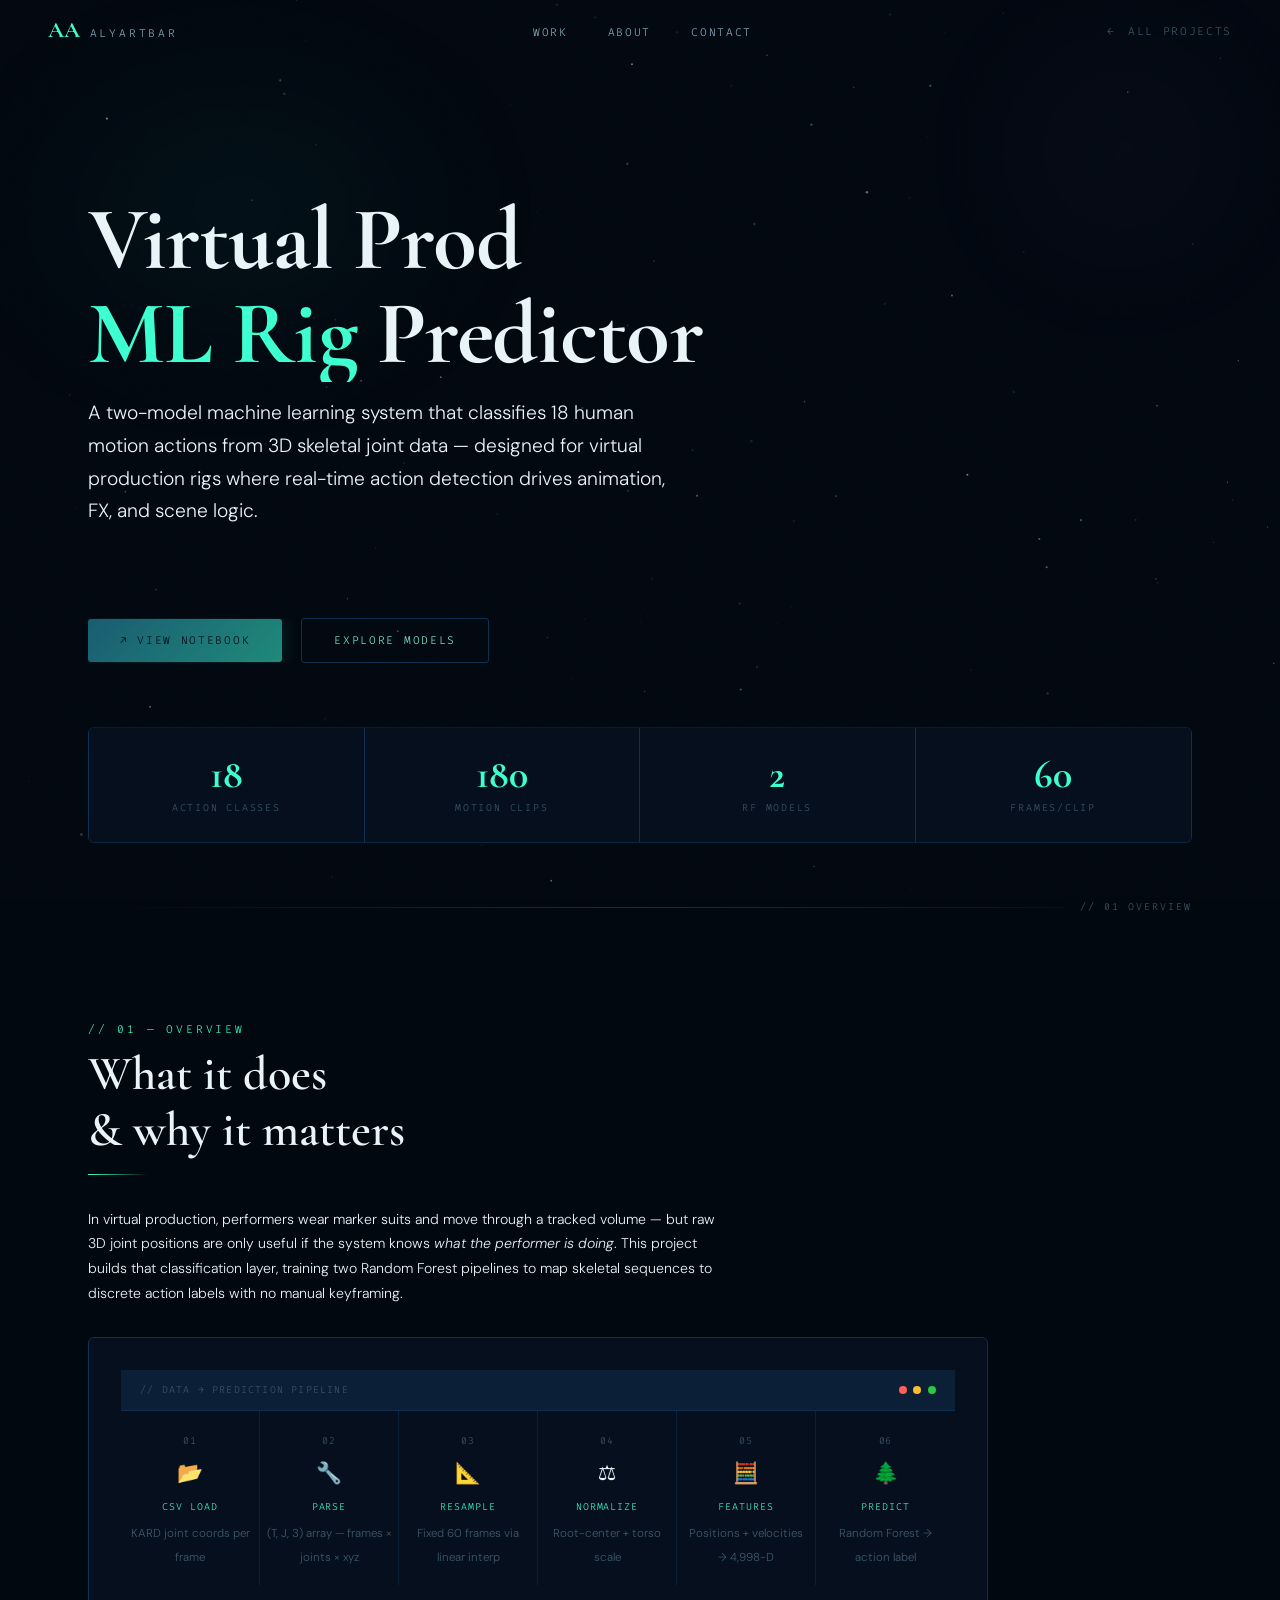
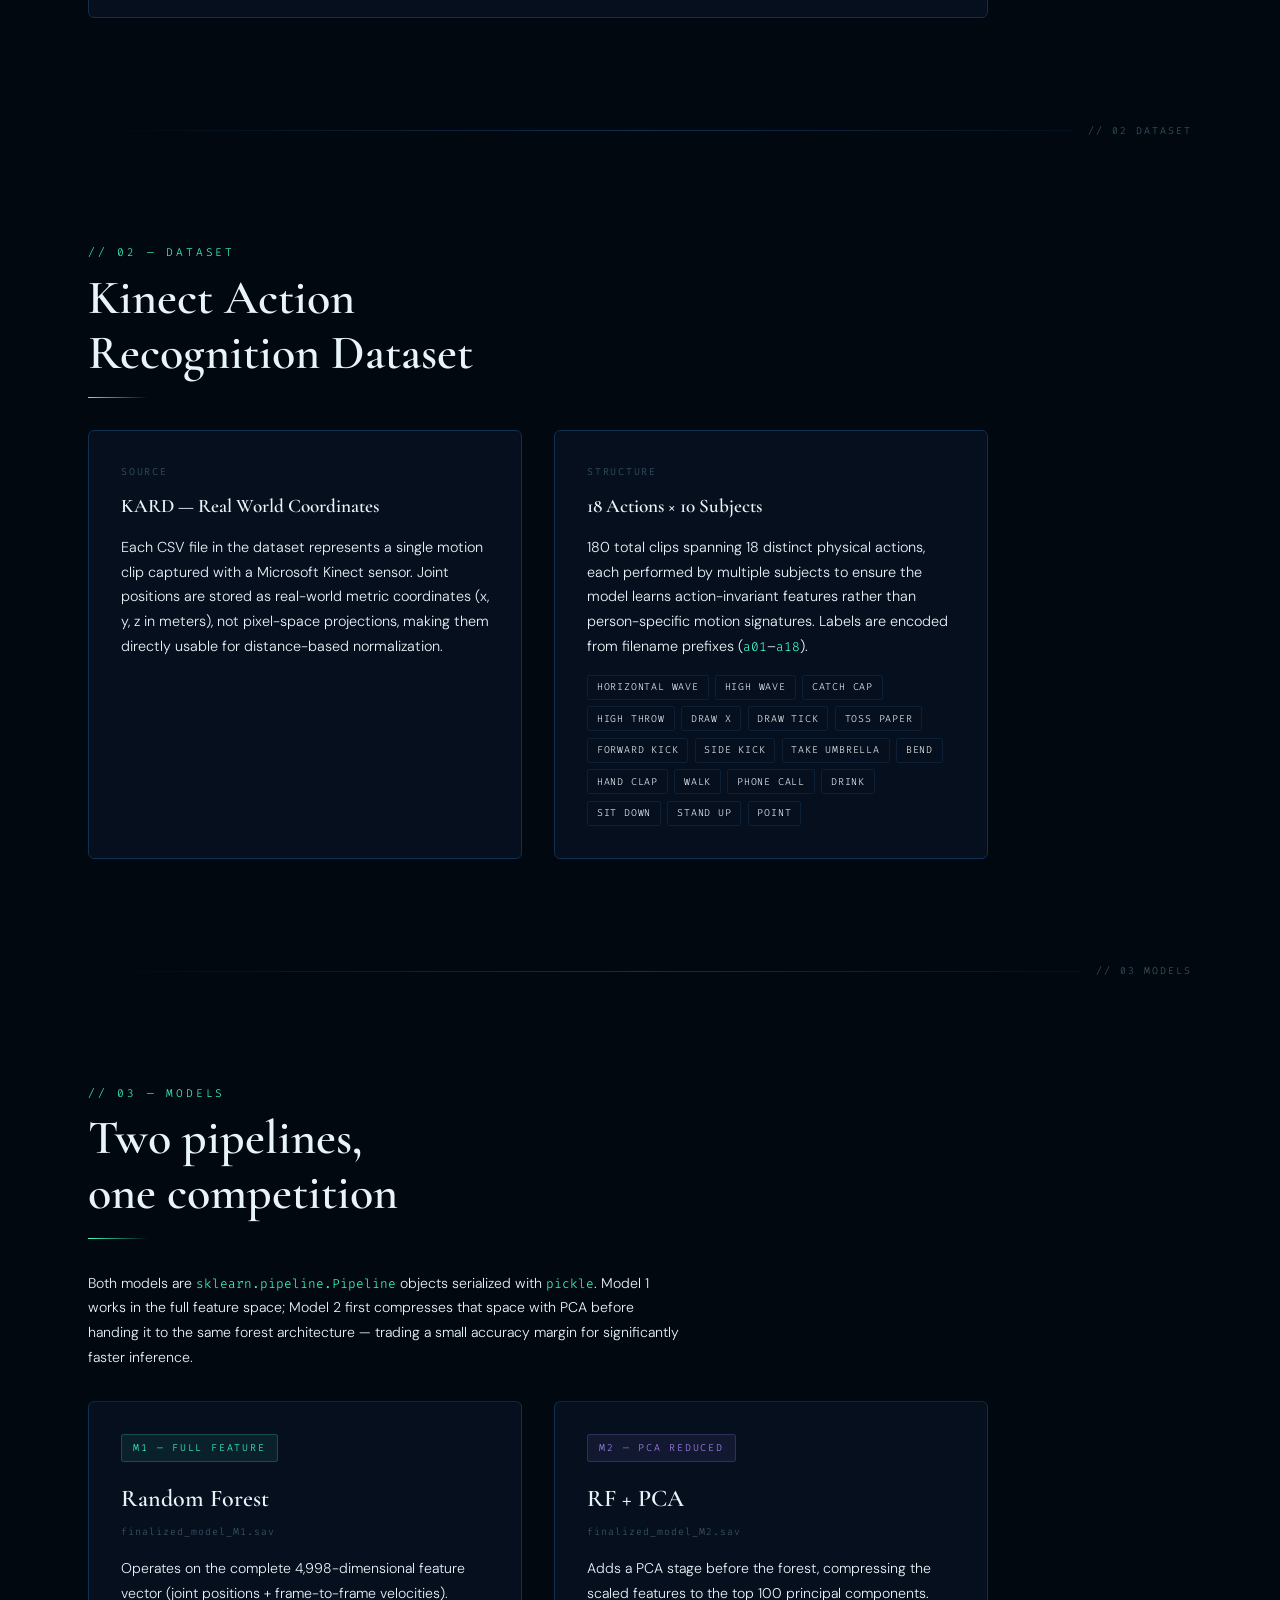
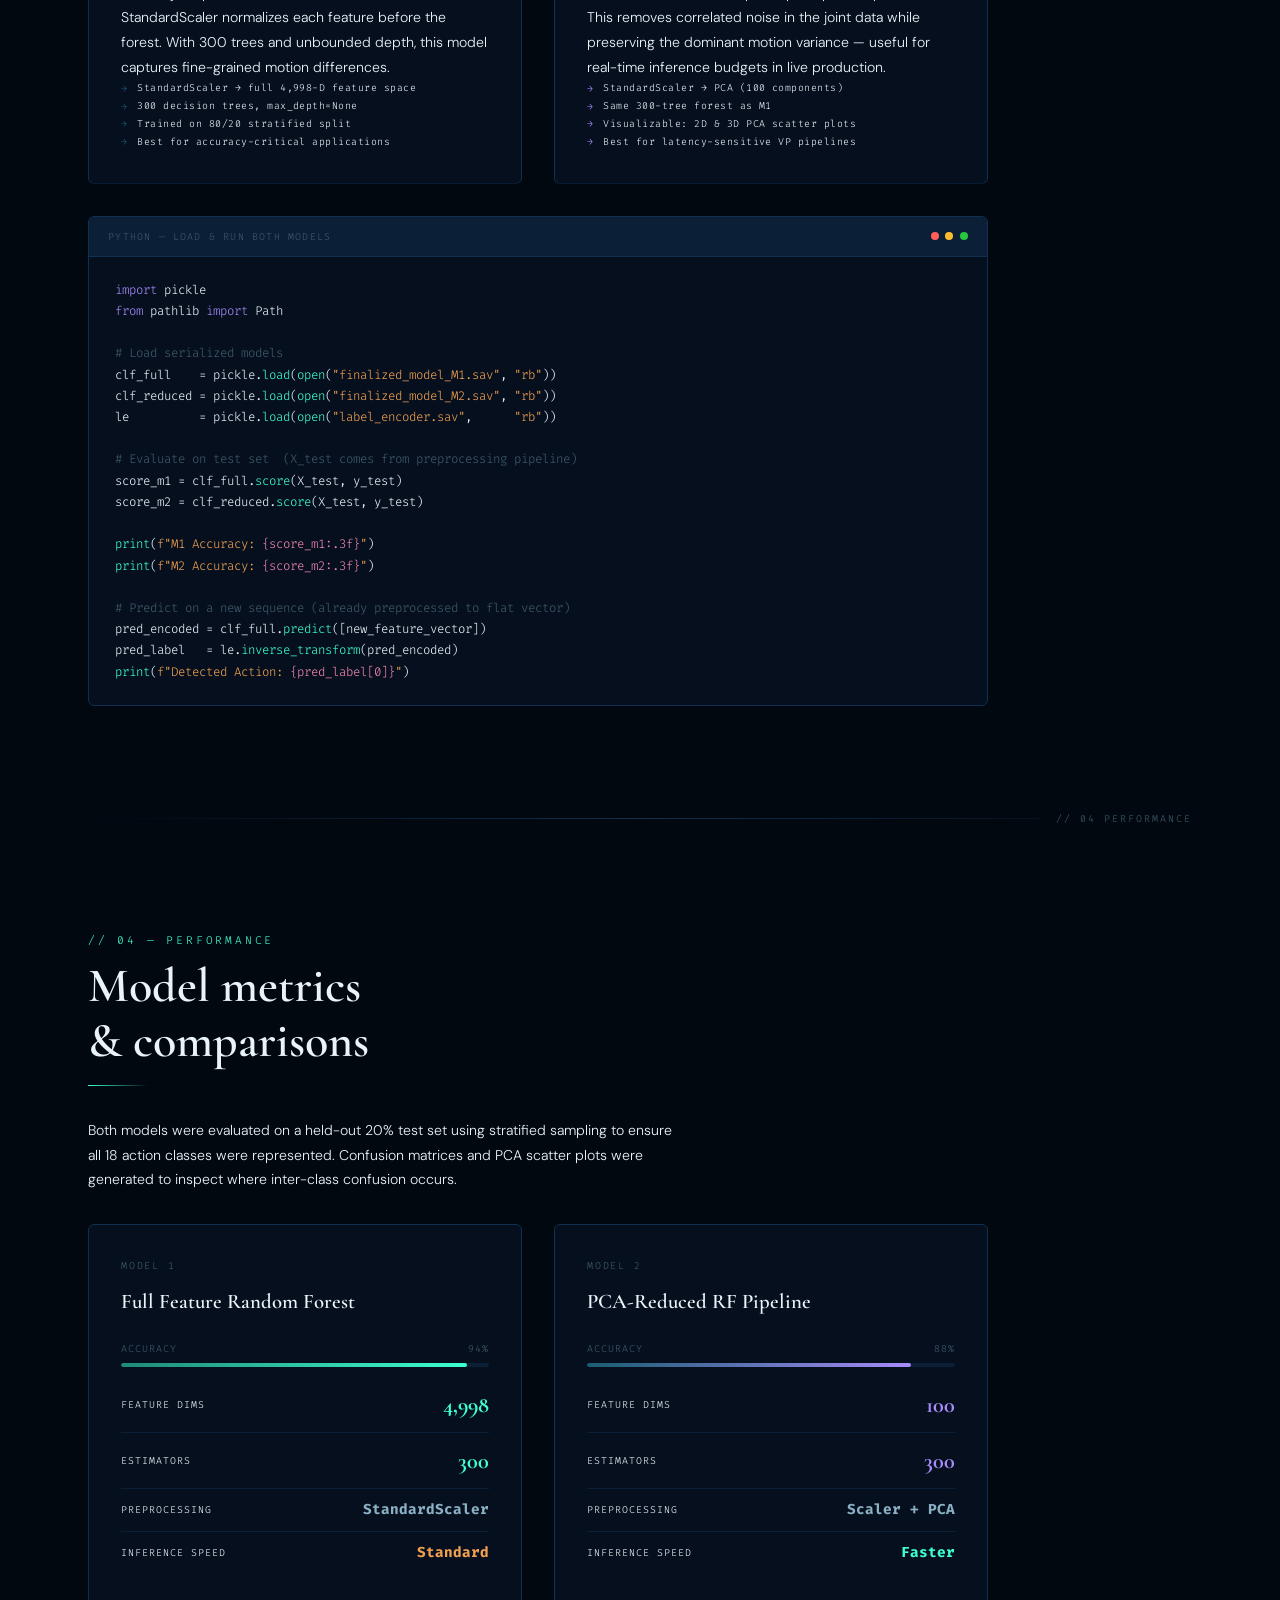
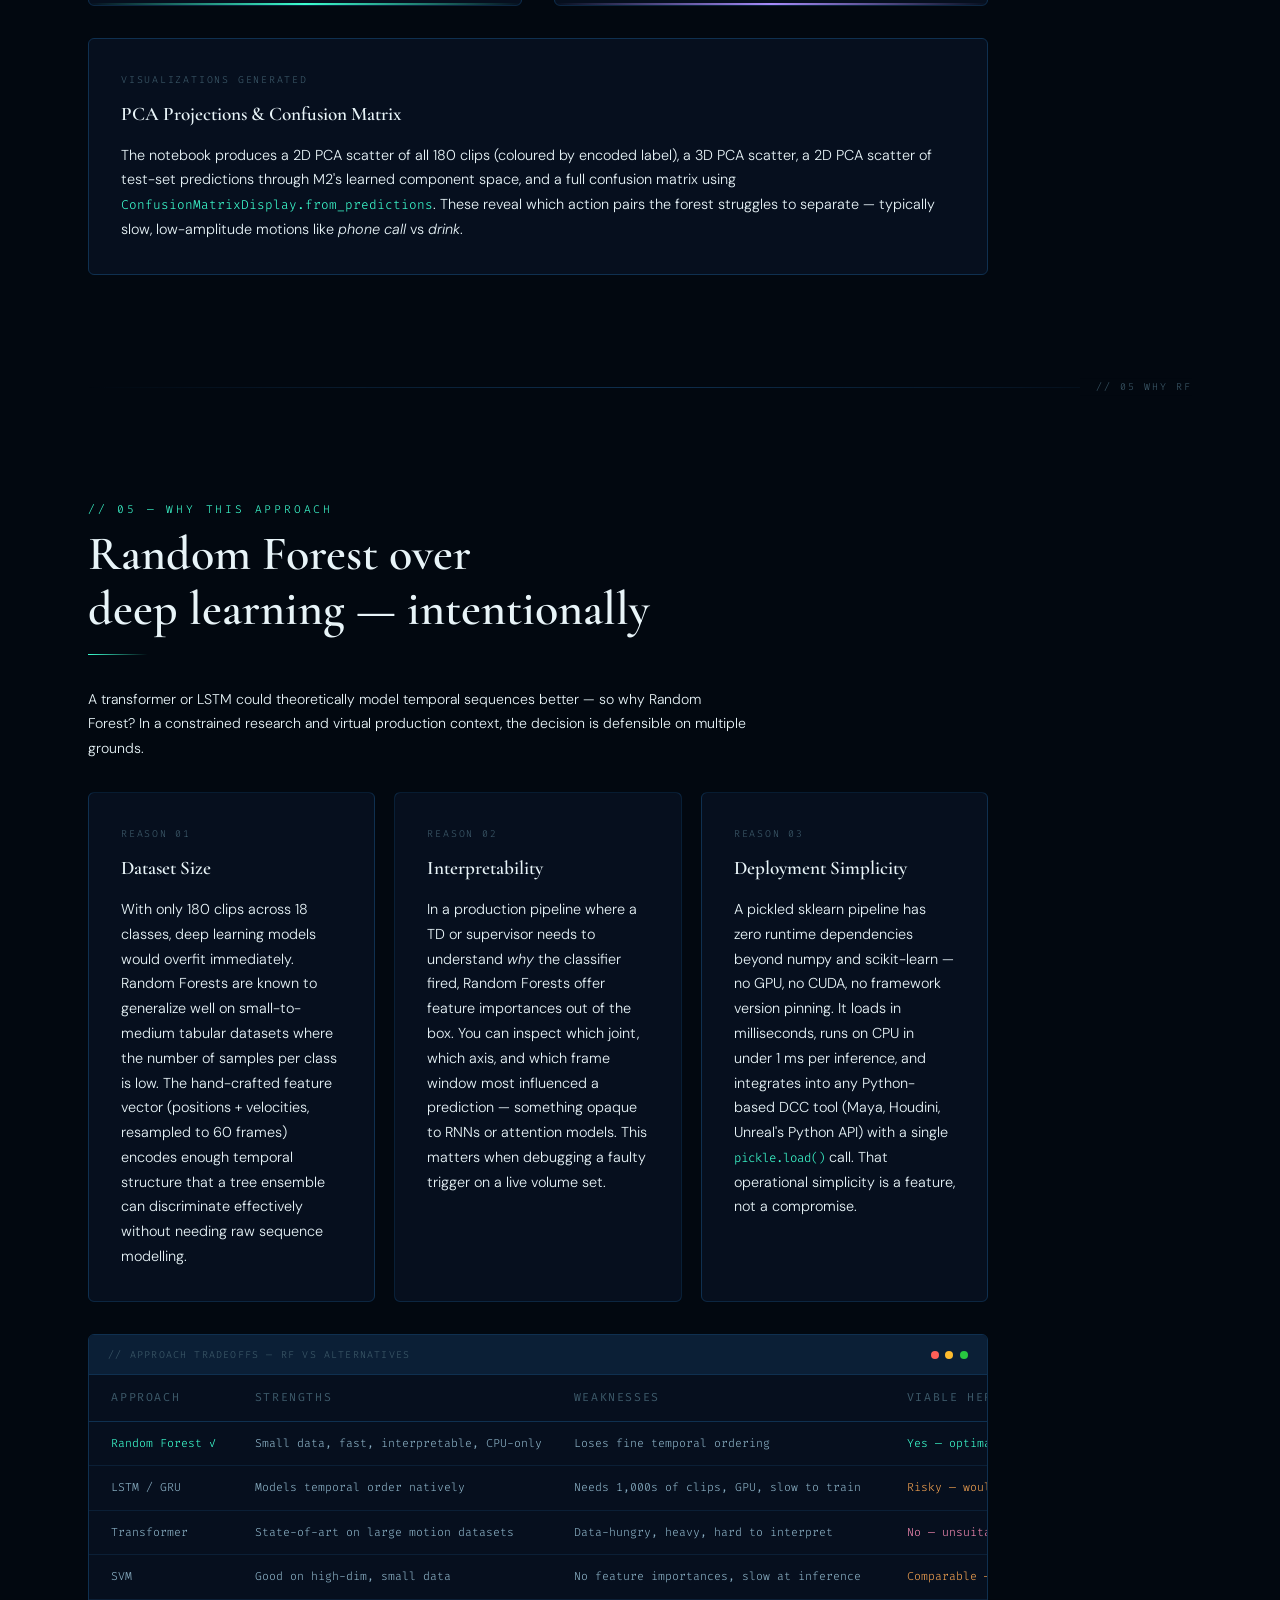
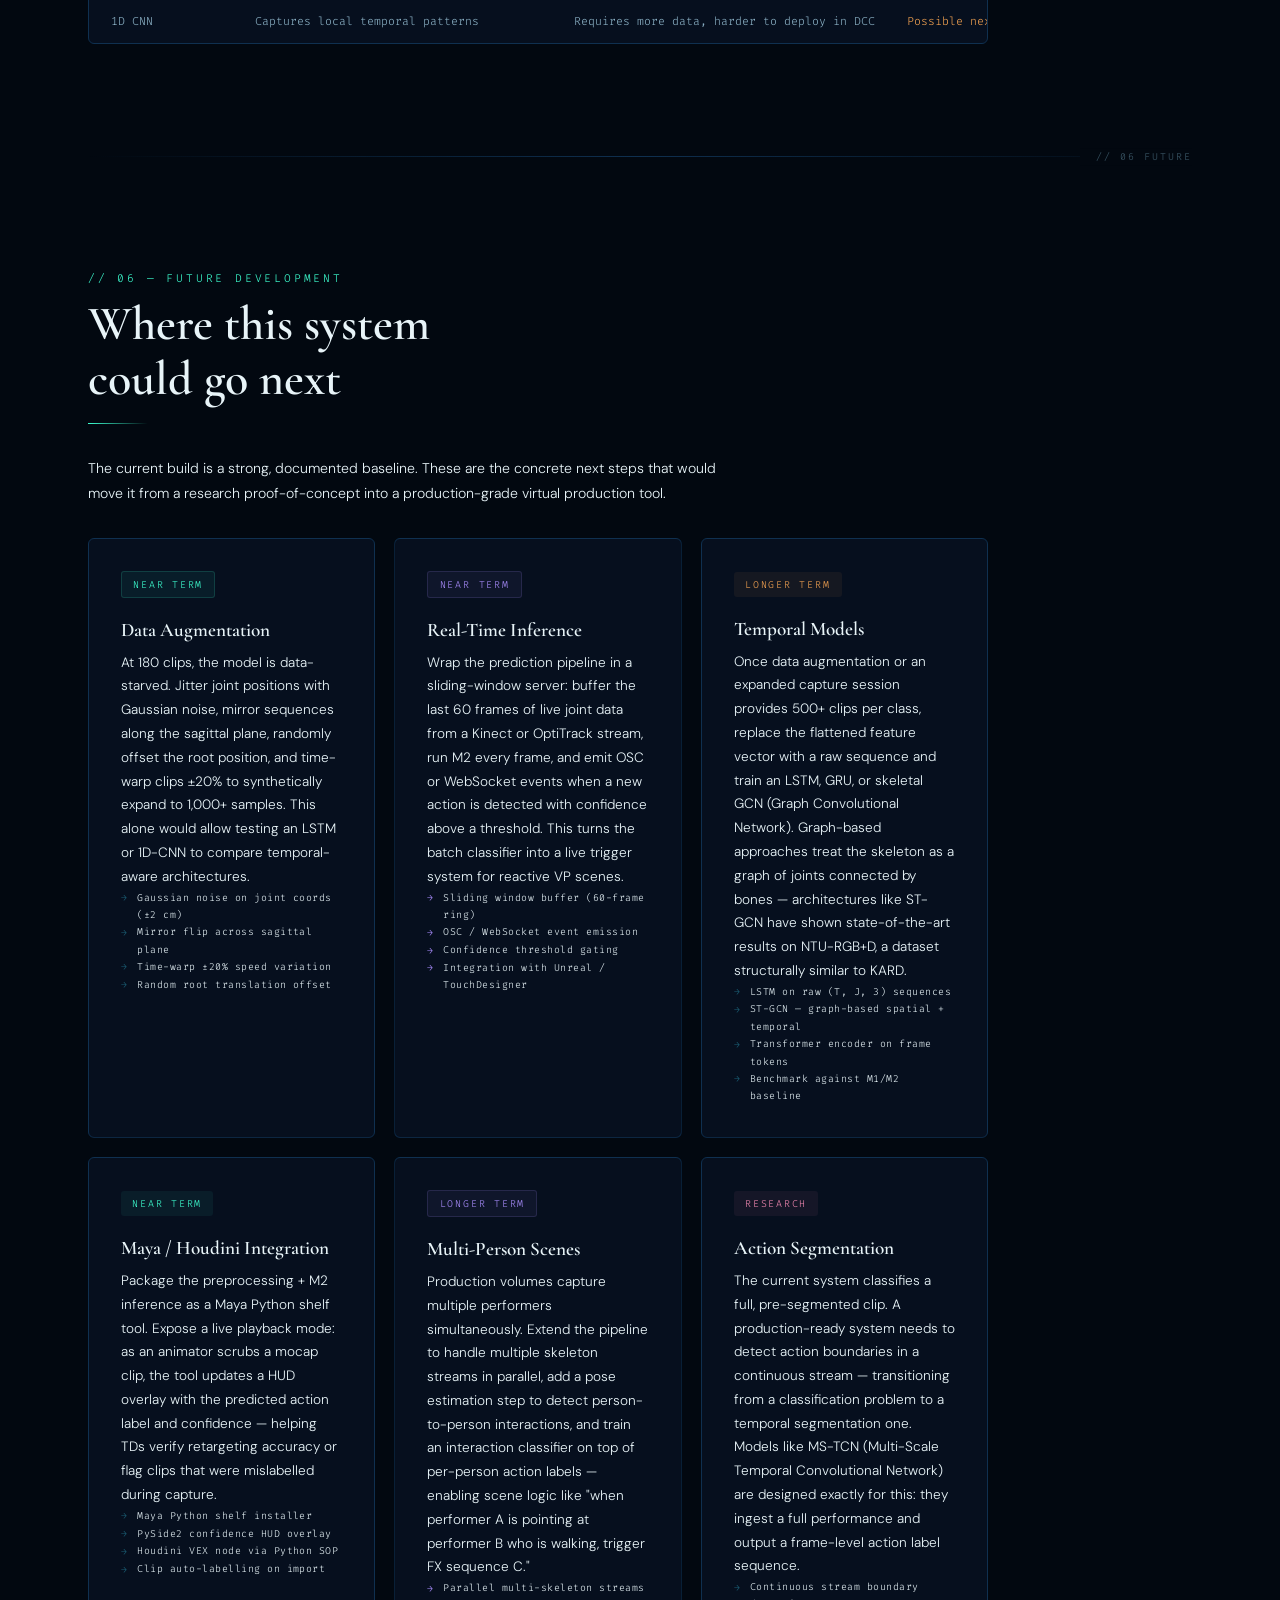
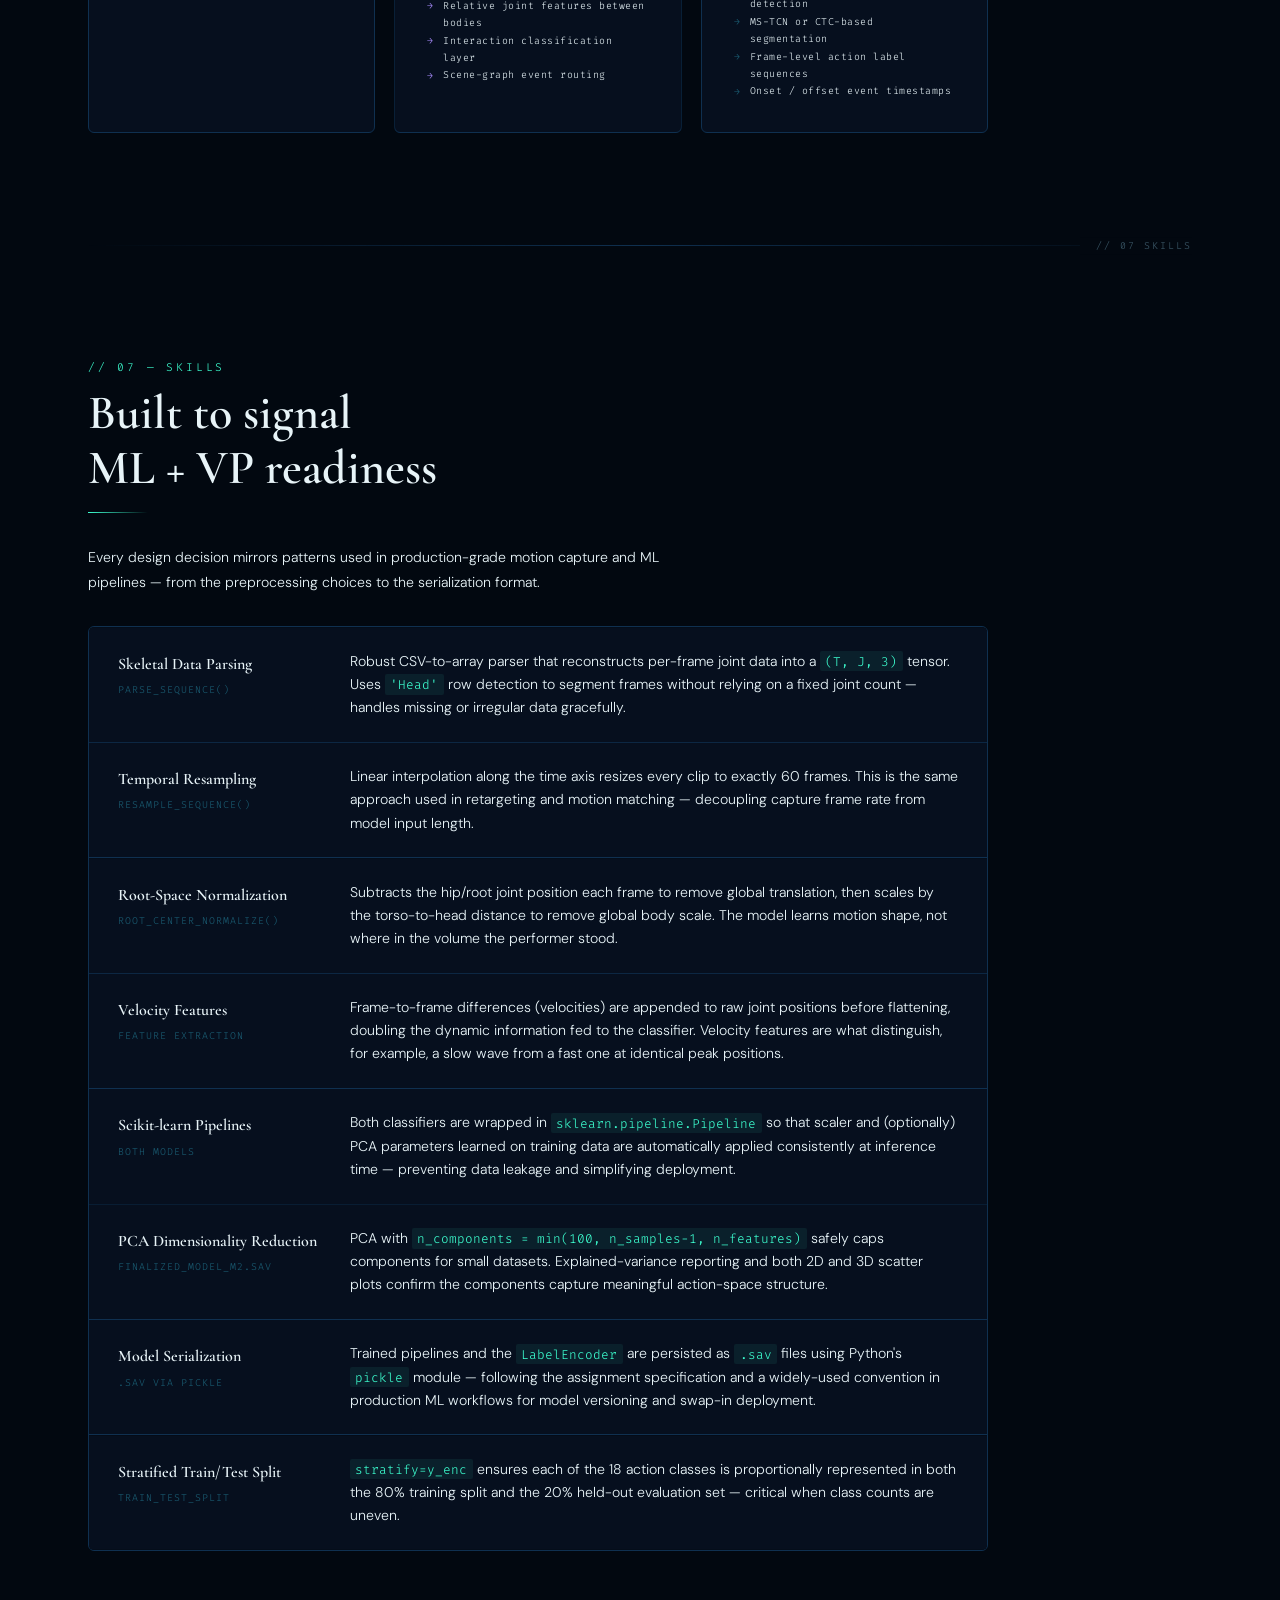
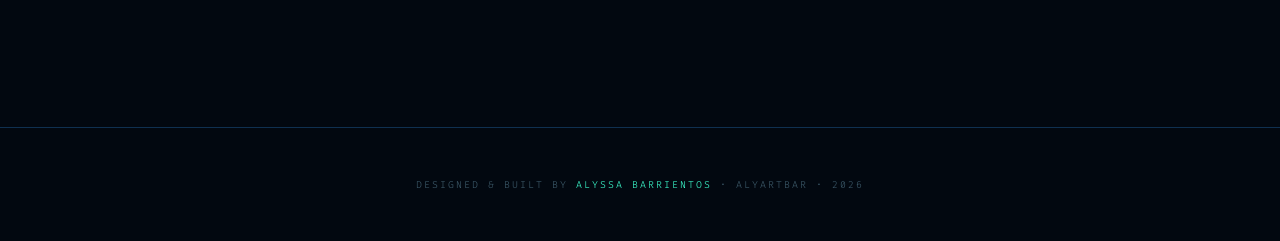
<file: MLrigPredictor.html>
<!DOCTYPE html>
<html lang="en">
<head>
  <meta charset="UTF-8" />
  <meta name="viewport" content="width=device-width, initial-scale=1.0" />
  <meta name="description" content="Virtual Production ML Rig Predictor — Motion action classification using Random Forest & PCA on 3D skeletal data. Built by Alyssa Barrientos." />
  <title>ML Rig Predictor · AlyArtBar</title>

  <!-- Same fonts as portfolio -->
  <link rel="preconnect" href="https://fonts.googleapis.com" />
  <link rel="preconnect" href="https://fonts.gstatic.com" crossorigin />
  <link href="https://fonts.googleapis.com/css2?family=Cormorant+Garamond:ital,wght@0,300;0,600;0,700;1,300&family=Fira+Code:wght@400;500&family=DM+Sans:ital,wght@0,300;0,400;1,300&display=swap" rel="stylesheet" />

<style>
/* =============================================================
   AlyArtBar Design System — Tokens (mirrors tokens.css)
   ============================================================= */
*, *::before, *::after { box-sizing: border-box; margin: 0; padding: 0; }
html { scroll-behavior: smooth; }
img, svg { display: block; max-width: 100%; }

:root {
  --c-void:     #020810;
  --c-abyss:    #060f1e;
  --c-trench:   #0b1f36;
  --c-depth:    #0f3050;
  --c-current:  #1a5c72;
  --c-thermal:  #1f8a7a;
  --c-biolume:  #3dffd0;
  --c-seafoam:  #7eeedd;
  --c-nebula:   #a78bfa;
  --c-star:     #e8f4f8;
  --c-mist:     #8ab0c4;
  --c-ghost:    #3d5a6a;
  --c-amber:    #f0a050;
  --c-rose:     #f087b0;

  --font-display: 'Cormorant Garamond', Georgia, serif;
  --font-mono:    'Fira Code', 'Courier New', monospace;
  --font-body:    'DM Sans', system-ui, sans-serif;

  --text-hero:    clamp(3rem, 8vw, 7rem);
  --text-display: clamp(1.8rem, 4vw, 3rem);
  --text-title:   clamp(1.1rem, 2vw, 1.5rem);
  --text-body:    clamp(0.88rem, 1vw, 1rem);
  --text-label:   0.7rem;
  --text-micro:   0.62rem;

  --space-xs:  0.5rem;
  --space-sm:  1rem;
  --space-md:  2rem;
  --space-lg:  4rem;
  --space-xl:  7rem;

  --radius-sm: 3px;
  --radius-md: 6px;

  --ease-out:  cubic-bezier(0.16, 1, 0.3, 1);
  --dur-micro: 180ms;
  --dur-ui:    350ms;
  --dur-reveal:700ms;
}

/* =============================================================
   BASE
   ============================================================= */
body {
  background: var(--c-void);
  color: var(--c-star);
  font-family: var(--font-body);
  font-weight: 300;
  font-size: var(--text-body);
  line-height: 1.75;
  overflow-x: hidden;
  cursor: none;
}

.grain {
  position: fixed; inset: 0; z-index: 1;
  pointer-events: none;
  background-image: url("data:image/svg+xml,%3Csvg viewBox='0 0 256 256' xmlns='http://www.w3.org/2000/svg'%3E%3Cfilter id='n'%3E%3CfeTurbulence type='fractalNoise' baseFrequency='.9' numOctaves='4' stitchTiles='stitch'/%3E%3C/filter%3E%3Crect width='100%25' height='100%25' filter='url(%23n)'/%3E%3C/svg%3E");
  background-size: 200px 200px;
  opacity: 0.032;
  mix-blend-mode: overlay;
}

#stars {
  position: fixed; inset: 0; z-index: 0;
  pointer-events: none;
}

/* Cursor */
#cursor-ring, #cursor-dot {
  position: fixed; z-index: 9999;
  border-radius: 50%;
  pointer-events: none;
  transform: translate(-50%, -50%);
  transition: width var(--dur-micro), height var(--dur-micro);
}
#cursor-ring {
  width: 28px; height: 28px;
  border: 1px solid rgba(61,255,208,0.4);
}
#cursor-dot {
  width: 6px; height: 6px;
  background: var(--c-biolume);
  box-shadow: 0 0 8px rgba(61,255,208,0.6);
}
#cursor-ring.hover { width: 44px; height: 44px; border-color: rgba(61,255,208,0.6); }

::-webkit-scrollbar { width: 4px; }
::-webkit-scrollbar-track { background: var(--c-abyss); }
::-webkit-scrollbar-thumb { background: var(--c-depth); border-radius: 2px; }
::-webkit-scrollbar-thumb:hover { background: var(--c-current); }
::selection { background: rgba(61,255,208,0.2); color: var(--c-biolume); }

/* =============================================================
   NAV
   ============================================================= */
#site-nav {
  position: fixed; top: 0; left: 0; right: 0; z-index: 100;
  padding: 1.2rem 3rem;
  transition: background var(--dur-ui), backdrop-filter var(--dur-ui);
}
#site-nav.scrolled {
  background: rgba(2,8,16,0.88);
  backdrop-filter: blur(12px);
  border-bottom: 1px solid var(--c-depth);
}
.nav-inner {
  display: flex; align-items: center; justify-content: space-between;
  max-width: 1200px; margin: 0 auto;
}
.nav-brand {
  display: flex; align-items: baseline; gap: 0.6rem;
  text-decoration: none;
}
.brand-initials {
  font-family: var(--font-display); font-size: 1.4rem;
  font-weight: 700; color: var(--c-biolume); line-height: 1;
}
.brand-name {
  font-family: var(--font-mono); font-size: var(--text-label);
  letter-spacing: 0.25em; color: var(--c-mist); text-transform: uppercase;
}
.nav-links {
  display: flex; align-items: center; gap: 2.5rem;
  list-style: none;
}
.nav-links a {
  font-family: var(--font-mono); font-size: var(--text-label);
  letter-spacing: 0.15em; text-transform: uppercase;
  color: var(--c-mist); text-decoration: none; position: relative;
  transition: color var(--dur-micro);
  padding-bottom: 2px;
}
.nav-links a::after {
  content: '';
  position: absolute; bottom: -2px; left: 0; right: 0; height: 1px;
  background: var(--c-biolume);
  transform: scaleX(0); transform-origin: left;
  transition: transform var(--dur-ui) var(--ease-out);
}
.nav-links a:hover { color: var(--c-seafoam); }
.nav-links a:hover::after { transform: scaleX(1); }
.nav-back {
  display: flex; align-items: center; gap: 0.5rem;
  font-family: var(--font-mono); font-size: var(--text-label);
  letter-spacing: 0.15em; text-transform: uppercase;
  color: var(--c-ghost); text-decoration: none;
  transition: color var(--dur-micro);
}
.nav-back:hover { color: var(--c-biolume); }
.nav-back::before { content: '←'; margin-right: 0.25rem; }

/* =============================================================
   LAYOUT
   ============================================================= */
main {
  position: relative; z-index: 2;
  max-width: 1200px;
  margin: 0 auto;
  padding: 0 3rem;
}
.container { max-width: 900px; }
.section { padding: var(--space-xl) 0; }

.zone-div {
  position: relative;
  height: 1px;
  background: linear-gradient(to right, transparent, var(--c-depth), transparent);
  margin: 0;
  z-index: 2;
}
.zone-div::after {
  content: attr(data-depth);
  position: absolute;
  right: 0; top: 50%;
  transform: translateY(-50%);
  font-family: var(--font-mono);
  font-size: var(--text-micro);
  letter-spacing: 0.2em;
  color: var(--c-ghost);
  background: var(--c-void);
  padding-left: 1rem;
  text-transform: uppercase;
}

.reveal {
  opacity: 0;
  clip-path: inset(0 0 30px 0);
  transition: opacity var(--dur-reveal) var(--ease-out),
              clip-path var(--dur-reveal) var(--ease-out);
}
.reveal.visible {
  opacity: 1;
  clip-path: inset(0 0 0 0);
}

.eyebrow {
  font-family: var(--font-mono);
  font-size: var(--text-label);
  letter-spacing: 0.25em;
  text-transform: uppercase;
  color: var(--c-biolume);
  margin-bottom: var(--space-xs);
}
.section-title {
  font-family: var(--font-display);
  font-size: var(--text-display);
  font-weight: 600;
  color: var(--c-star);
  line-height: 1.15;
  margin-bottom: var(--space-sm);
}
.section-rule {
  width: 60px; height: 1px;
  background: linear-gradient(to right, var(--c-biolume), transparent);
  margin-bottom: var(--space-md);
}

/* Tool tags */
.tool-tag {
  font-family: var(--font-mono);
  font-size: var(--text-micro);
  letter-spacing: 0.1em;
  text-transform: uppercase;
  color: var(--c-ghost);
  border: 1px solid var(--c-depth);
  border-radius: var(--radius-sm);
  padding: 0.2rem 0.6rem;
  white-space: nowrap;
  transition: border-color var(--dur-micro), color var(--dur-micro);
}
.tool-tag:hover { border-color: var(--c-current); color: var(--c-mist); }

/* Buttons */
.btn {
  display: inline-flex; align-items: center; justify-content: center;
  padding: 0.75rem 2rem;
  font-family: var(--font-mono); font-size: var(--text-label);
  letter-spacing: 0.15em; text-transform: uppercase;
  text-decoration: none; border-radius: var(--radius-sm);
  transition: all var(--dur-ui) var(--ease-out);
  cursor: none; border: none; position: relative; overflow: hidden;
}
.btn-primary {
  background: linear-gradient(135deg, var(--c-current), var(--c-thermal));
  color: var(--c-void);
  box-shadow: 0 0 20px rgba(31,138,122,0.25);
}
.btn-primary:hover {
  box-shadow: 0 0 30px rgba(61,255,208,0.35);
  transform: translateY(-2px);
}
.btn-ghost {
  background: transparent;
  color: var(--c-seafoam);
  border: 1px solid var(--c-depth);
}
.btn-ghost:hover {
  border-color: var(--c-biolume);
  color: var(--c-biolume);
  box-shadow: 0 0 16px rgba(61,255,208,0.12);
  transform: translateY(-2px);
}
:focus-visible { outline: 1.5px solid var(--c-biolume); outline-offset: 3px; }

/* =============================================================
   PROJECT HERO
   ============================================================= */
.project-hero {
  padding: 10rem 0 var(--space-lg);
  position: relative;
}
.project-hero .orb {
  position: absolute;
  border-radius: 50%;
  filter: blur(80px);
  pointer-events: none;
  opacity: 0.12;
}
.project-hero .orb-1 {
  width: 500px; height: 300px;
  background: radial-gradient(ellipse, var(--c-thermal), transparent 70%);
  top: 60px; left: -100px;
  animation: orb-drift 18s ease-in-out infinite alternate;
}
.project-hero .orb-2 {
  width: 300px; height: 300px;
  background: radial-gradient(ellipse, var(--c-nebula), transparent 70%);
  top: 0; right: -80px;
  opacity: 0.06;
  animation: orb-drift 24s ease-in-out infinite alternate-reverse;
}
@keyframes orb-drift {
  from { transform: translateY(0) translateX(0); }
  to   { transform: translateY(30px) translateX(20px); }
}

.project-hero-meta {
  display: flex; align-items: center; gap: 1rem;
  margin-bottom: var(--space-sm);
}
.project-category {
  font-family: var(--font-mono);
  font-size: var(--text-micro);
  letter-spacing: 0.2em; text-transform: uppercase;
  color: var(--c-ghost);
}
.project-category::before { content: '// '; color: var(--c-current); }
.meta-sep { color: var(--c-ghost); font-family: var(--font-mono); font-size: var(--text-micro); }

.project-hero-title {
  font-family: var(--font-display);
  font-size: clamp(2.8rem, 7vw, 6rem);
  font-weight: 700;
  line-height: 1.05;
  letter-spacing: -0.01em;
  color: var(--c-star);
  margin-bottom: var(--space-sm);
}
.project-hero-title span { color: var(--c-biolume); }

.project-hero-oneliner {
  font-family: var(--font-body);
  font-weight: 300;
  font-size: clamp(1rem, 1.5vw, 1.2rem);
  color: var(--c-star);
  max-width: 600px;
  line-height: 1.7;
  margin-bottom: var(--space-md);
}
.project-hero-tools {
  display: flex; flex-wrap: wrap; gap: 0.5rem;
  margin-bottom: var(--space-md);
}
.project-hero-links {
  display: flex; align-items: center; gap: 1.2rem;
  flex-wrap: wrap;
}
.project-link {
  font-family: var(--font-mono); font-size: var(--text-label);
  letter-spacing: 0.1em; text-transform: uppercase;
  color: var(--c-seafoam); text-decoration: none;
  transition: color var(--dur-micro);
}
.project-link:hover { color: var(--c-biolume); }

/* Stat bar */
.stat-row {
  display: grid;
  grid-template-columns: repeat(4, 1fr);
  border: 1px solid var(--c-depth);
  border-radius: var(--radius-md);
  overflow: hidden;
  margin-top: var(--space-lg);
}
.stat-cell {
  padding: 1.6rem;
  text-align: center;
  border-right: 1px solid var(--c-depth);
  background: var(--c-abyss);
  transition: background var(--dur-ui);
}
.stat-cell:last-child { border-right: none; }
.stat-cell:hover { background: var(--c-trench); }
.stat-num {
  font-family: var(--font-display); font-size: 2.5rem; font-weight: 700;
  color: var(--c-biolume); line-height: 1; margin-bottom: 0.3rem;
}
.stat-label {
  font-family: var(--font-mono); font-size: var(--text-micro);
  letter-spacing: 0.18em; text-transform: uppercase; color: var(--c-ghost);
}

/* =============================================================
   MODEL CARDS — 2-col grid
   ============================================================= */
.model-grid {
  display: grid;
  grid-template-columns: 1fr 1fr;
  gap: var(--space-md);
  margin-top: var(--space-md);
}

.model-card {
  background: var(--c-abyss);
  border: 1px solid var(--c-depth);
  border-radius: var(--radius-md);
  padding: var(--space-md);
  position: relative;
  overflow: hidden;
  transition: border-color var(--dur-ui), transform var(--dur-ui), box-shadow var(--dur-ui);
  cursor: none;
}
.model-card::before {
  content: '';
  position: absolute; top: 0; left: 0; right: 0; height: 1.5px;
  opacity: 0;
  transition: opacity var(--dur-ui);
}
.model-card.m1::before {
  background: linear-gradient(to right, transparent, var(--c-biolume), transparent);
}
.model-card.m2::before {
  background: linear-gradient(to right, transparent, var(--c-nebula), transparent);
}
.model-card:hover {
  border-color: var(--c-current);
  transform: translateY(-3px);
  box-shadow: 0 8px 32px rgba(15,48,80,0.5);
}
.model-card:hover::before { opacity: 1; }

.card-badge {
  font-family: var(--font-mono); font-size: var(--text-micro);
  letter-spacing: 0.18em; text-transform: uppercase;
  padding: 0.25rem 0.7rem;
  border-radius: var(--radius-sm);
  display: inline-block;
  margin-bottom: 1rem;
}
.model-card.m1 .card-badge {
  background: rgba(61,255,208,0.08);
  color: var(--c-biolume);
  border: 1px solid rgba(61,255,208,0.2);
}
.model-card.m2 .card-badge {
  background: rgba(167,139,250,0.08);
  color: var(--c-nebula);
  border: 1px solid rgba(167,139,250,0.2);
}
.card-title {
  font-family: var(--font-display); font-size: 1.5rem; font-weight: 600;
  color: var(--c-star); margin-bottom: 0.2rem;
}
.card-file {
  font-family: var(--font-mono); font-size: var(--text-micro);
  letter-spacing: 0.1em; color: var(--c-ghost); margin-bottom: 1rem;
}

  color: var(--c-star); font-size: 0.92rem; margin-bottom: 1.2rem;
  line-height: 1.7;
}
.feature-list {
  list-style: none;
  display: flex; flex-direction: column; gap: 0.5rem;
}
.feature-list li {
  font-family: var(--font-mono); font-size: var(--text-micro);
  letter-spacing: 0.05em; color: var(--c-star);
  display: flex; gap: 0.6rem; align-items: flex-start;
}
.feature-list li::before {
  content: '→';
  color: var(--c-current);
  flex-shrink: 0;
  margin-top: 0.05em;
}
.model-card.m2 .feature-list li::before { color: var(--c-nebula); }

/* =============================================================
   PIPELINE DIAGRAM — fully responsive
   ============================================================= */
.pipeline-diagram {
  margin-top: var(--space-md);
  background: var(--c-abyss);
  border: 1px solid var(--c-depth);
  border-radius: var(--radius-md);
  padding: var(--space-md);
  /* No overflow-x: auto — we reflow instead */
}

/* Horizontal layout: wraps into 2–3 rows on narrow screens */
.pipeline-steps {
  display: grid;
  grid-template-columns: repeat(6, 1fr);
  gap: 0;
  width: 100%;
}

/* On medium screens, drop to 3 per row */
@media (max-width: 860px) {
  .pipeline-steps {
    grid-template-columns: repeat(3, 1fr);
  }
}

/* On small screens, drop to 2 per row */
@media (max-width: 520px) {
  .pipeline-steps {
    grid-template-columns: repeat(2, 1fr);
  }
}

.pipe-step {
  text-align: center;
  padding: 1rem 0.4rem;
  position: relative;
  /* subtle border between cells */
  border-right: 1px solid var(--c-trench);
}
.pipe-step:last-child { border-right: none; }

/* Arrow connector — shown only when cells share a row (horizontal) */
.pipe-step + .pipe-step::before {
  content: none; /* removed — icons carry visual flow now */
}

/* Number badge above icon */
.pipe-num {
  display: inline-block;
  font-family: var(--font-mono);
  font-size: var(--text-micro);
  color: var(--c-ghost);
  margin-bottom: 0.35rem;
  letter-spacing: 0.1em;
}

.pipe-icon {
  font-size: 1.3rem; display: block; margin-bottom: 0.4rem;
}
.pipe-label {
  font-family: var(--font-mono); font-size: var(--text-micro);
  letter-spacing: 0.1em; text-transform: uppercase;
  color: var(--c-biolume); display: block; margin-bottom: 0.3rem;
  /* prevent overflow on tiny cells */
  overflow-wrap: break-word;
  word-break: break-word;
}
.pipe-desc {
  font-family: var(--font-body); font-size: 0.72rem;
  color: var(--c-ghost); line-height: 1.4;
  overflow-wrap: break-word;
}

/* Flow arrows between columns — CSS-only, hidden on wrap breakpoints */
.pipe-arrow {
  display: flex;
  align-items: center;
  justify-content: center;
  font-family: var(--font-mono);
  color: var(--c-ghost);
  font-size: 0.85rem;
  padding: 0 0.1rem;
  pointer-events: none;
  align-self: center;
}
/* Hide arrow cells when they'd end up on a wrapped row edge */
@media (max-width: 860px) {
  /* hide every 3rd arrow (index 5, 11 …) */
  .pipe-arrow:nth-child(3n) { display: none; }
}
@media (max-width: 520px) {
  .pipe-arrow { display: none; }
}

/* =============================================================
   DATASET SECTION
   ============================================================= */
.dataset-grid {
  display: grid;
  grid-template-columns: 1fr 1fr;
  gap: var(--space-md);
  margin-top: var(--space-md);
}
.data-card {
  background: var(--c-abyss);
  border: 1px solid var(--c-depth);
  border-radius: var(--radius-md);
  padding: var(--space-md);
  transition: border-color var(--dur-ui);
}
.data-card:hover { border-color: var(--c-current); }
.data-card-label {
  font-family: var(--font-mono); font-size: var(--text-micro);
  letter-spacing: 0.18em; text-transform: uppercase;
  color: var(--c-ghost); margin-bottom: 0.6rem;
}
.data-card-title {
  font-family: var(--font-display); font-size: 1.2rem; font-weight: 600;
  color: var(--c-star); margin-bottom: 0.7rem;
}
.data-card p {
  color: var(--c-star); font-size: 0.90rem; line-height: 1.72;
}

/* Action chips */
.action-chips {
  display: flex; flex-wrap: wrap; gap: 0.4rem;
  margin-top: 1rem;
}
.action-chip {
  font-family: var(--font-mono); font-size: var(--text-micro);
  letter-spacing: 0.08em; text-transform: uppercase;
  color: var(--c-star); padding: 0.18rem 0.55rem;
  border: 1px solid var(--c-trench);
  border-radius: 2px;
  transition: border-color var(--dur-micro), color var(--dur-micro);
}
.action-chip:hover { border-color: var(--c-biolume); color: var(--c-biolume); }

/* =============================================================
   SKILLS TABLE
   ============================================================= */
.skills-doc-list {
  margin-top: var(--space-md);
  border: 1px solid var(--c-depth);
  border-radius: var(--radius-md);
  overflow: hidden;
}
.skill-doc-row {
  display: grid;
  grid-template-columns: 200px 1fr;
  gap: var(--space-md);
  padding: 1.4rem 1.8rem;
  border-bottom: 1px solid var(--c-depth);
  background: var(--c-abyss);
  transition: background var(--dur-ui);
}
.skill-doc-row:last-child { border-bottom: none; }
.skill-doc-row:hover { background: var(--c-trench); }
.skill-name {
  font-family: var(--font-display); font-size: 1rem; font-weight: 600;
  color: var(--c-star); margin-bottom: 0.2rem;
}
.skill-where {
  font-family: var(--font-mono); font-size: var(--text-micro);
  letter-spacing: 0.1em; color: var(--c-current); text-transform: uppercase;
}
.skill-desc {
  font-size: 0.88rem; color: var(--c-star); line-height: 1.65;
  align-self: center;
}
.skill-desc code {
  font-family: var(--font-mono); font-size: 0.8rem;
  color: var(--c-biolume); background: rgba(61,255,208,0.07);
  padding: 0.1rem 0.35rem; border-radius: 2px;
}

/* =============================================================
   CODE BLOCK
   ============================================================= */
.code-block {
  background: var(--c-abyss);
  border: 1px solid var(--c-depth);
  border-radius: var(--radius-md);
  overflow: hidden;
  margin-top: var(--space-md);
}
.code-header {
  display: flex; align-items: center; justify-content: space-between;
  padding: 0.7rem 1.2rem;
  border-bottom: 1px solid var(--c-depth);
  background: var(--c-trench);
}
.code-lang {
  font-family: var(--font-mono); font-size: var(--text-micro);
  letter-spacing: 0.12em; text-transform: uppercase; color: var(--c-ghost);
}
.code-dots { display: flex; gap: 0.4rem; }
.code-dots span {
  width: 8px; height: 8px; border-radius: 50%;
}
.code-dots span:nth-child(1) { background: #ff5f57; }
.code-dots span:nth-child(2) { background: #febc2e; }
.code-dots span:nth-child(3) { background: #28c840; }
.code-block pre {
  font-family: var(--font-mono); font-size: 0.78rem;
  line-height: 1.7; color: var(--c-star);
  padding: 1.4rem 1.6rem;
  overflow-x: auto;
  white-space: pre;
}
.cm { color: var(--c-ghost); }
.kw { color: var(--c-nebula); }
.fn { color: var(--c-biolume); }
.str { color: var(--c-amber); }
.num { color: var(--c-rose); }
.cls { color: var(--c-seafoam); }

/* =============================================================
   RESULTS / PERFORMANCE SECTION
   ============================================================= */
.results-grid {
  display: grid;
  grid-template-columns: 1fr 1fr;
  gap: var(--space-md);
  margin-top: var(--space-md);
}
.result-card {
  background: var(--c-abyss);
  border: 1px solid var(--c-depth);
  border-radius: var(--radius-md);
  padding: var(--space-md);
  position: relative;
  overflow: hidden;
}
.result-card::after {
  content: '';
  position: absolute; bottom: 0; left: 0; right: 0; height: 1.5px;
}
.result-card.m1::after {
  background: linear-gradient(to right, transparent, var(--c-biolume), transparent);
}
.result-card.m2::after {
  background: linear-gradient(to right, transparent, var(--c-nebula), transparent);
}
.result-label {
  font-family: var(--font-mono); font-size: var(--text-micro);
  letter-spacing: 0.18em; text-transform: uppercase; color: var(--c-ghost);
  margin-bottom: 0.6rem;
}
.result-model-name {
  font-family: var(--font-display); font-size: 1.3rem; font-weight: 600;
  color: var(--c-star); margin-bottom: 1.2rem;
}
.metric-row {
  display: flex; justify-content: space-between; align-items: center;
  padding: 0.5rem 0;
  border-bottom: 1px solid var(--c-trench);
}
.metric-row:last-child { border-bottom: none; }
.metric-name {
  font-family: var(--font-mono); font-size: var(--text-micro);
  letter-spacing: 0.1em; color: var(--c-star); text-transform: uppercase;
}
.metric-val {
  font-family: var(--font-display); font-size: 1.4rem; font-weight: 700;
}
.metric-val.good { color: var(--c-biolume); }
.metric-val.alt  { color: var(--c-nebula); }

/* Accuracy bar */
.acc-bar-wrap {
  margin: 1.2rem 0 0.6rem;
}
.acc-bar-label {
  display: flex; justify-content: space-between;
  font-family: var(--font-mono); font-size: var(--text-micro);
  letter-spacing: 0.1em; text-transform: uppercase;
  color: var(--c-ghost); margin-bottom: 0.4rem;
}
.acc-bar-track {
  height: 4px;
  background: var(--c-trench);
  border-radius: 2px;
  overflow: hidden;
}
.acc-bar-fill {
  height: 100%; border-radius: 2px;
  transition: width 1.2s var(--ease-out);
}
.acc-bar-fill.m1 {
  background: linear-gradient(to right, var(--c-thermal), var(--c-biolume));
  width: 0%;
}
.acc-bar-fill.m2 {
  background: linear-gradient(to right, var(--c-current), var(--c-nebula));
  width: 0%;
}

/* =============================================================
   FOOTER
   ============================================================= */
.site-footer {
  position: relative; z-index: 2;
  padding: 3rem;
  border-top: 1px solid var(--c-depth);
  text-align: center;
  margin-top: 4rem;
}
.footer-text {
  font-family: var(--font-mono); font-size: var(--text-micro);
  letter-spacing: 0.2em; text-transform: uppercase; color: var(--c-ghost);
}
.footer-accent { color: var(--c-biolume); }

@keyframes pulse {
  0%, 100% { box-shadow: 0 0 0 0 rgba(61,255,208,0.5); }
  50%       { box-shadow: 0 0 0 5px rgba(61,255,208,0); }
}

/* =============================================================
   RESPONSIVE — multi-column grids collapse on narrow screens
   ============================================================= */
@media (max-width: 760px) {
  main { padding: 0 1.4rem; }
  #site-nav { padding: 1rem 1.4rem; }
  .nav-links { display: none; }

  .model-grid,
  .dataset-grid,
  .results-grid { grid-template-columns: 1fr; }

  /* 3-col inline grids in approach/future sections */
  [style*="grid-template-columns:1fr 1fr 1fr"],
  [style*="grid-template-columns: 1fr 1fr 1fr"] { grid-template-columns: 1fr !important; }

  .stat-row { grid-template-columns: repeat(2, 1fr); }
  .stat-cell:nth-child(2) { border-right: none; }
  .stat-cell:nth-child(3) { border-top: 1px solid var(--c-depth); }

  .skill-doc-row { grid-template-columns: 1fr; gap: 0.5rem; }
}

@media (max-width: 480px) {
  .stat-row { grid-template-columns: 1fr 1fr; }
  .project-hero { padding: 7rem 0 var(--space-lg); }
}
</style>
</head>

<body>

<div class="grain" aria-hidden="true"></div>
<canvas id="stars" aria-hidden="true"></canvas>
<div id="cursor-ring" aria-hidden="true"></div>
<div id="cursor-dot"  aria-hidden="true"></div>

<!-- ══════════════════════════════════════════
     NAV
═════════════════════════════════════════════ -->
<nav id="site-nav" aria-label="Site navigation">
  <div class="nav-inner">
    <a href="index.html" class="nav-brand">
      <span class="brand-initials">AA</span>
      <span class="brand-name">AlyArtBar</span>
    </a>
    <ul class="nav-links">
      <li><a href="index.html#work">Work</a></li>
      <li><a href="index.html#about">About</a></li>
      <li><a href="index.html#contact">Contact</a></li>
    </ul>
    <a href="index.html#work" class="nav-back">All Projects</a>
  </div>
</nav>

<main>

  <!-- ══════════════════════════════════════════
       HERO
  ═════════════════════════════════════════════ -->
  <section class="project-hero">
    <div class="orb orb-1" aria-hidden="true"></div>
    <div class="orb orb-2" aria-hidden="true"></div>

    <div class="project-hero-meta reveal">
      <span class="project-category">Machine Learning · Virtual Production</span>
      <span class="meta-sep">·</span>
      <span class="project-category" style="color:var(--c-ghost);">CPCS 483</span>
    </div>

    <h1 class="project-hero-title reveal" data-delay="80">
      Virtual Prod<br><span>ML Rig</span> Predictor
    </h1>

    <p class="project-hero-oneliner reveal" data-delay="160">
      A two-model machine learning system that classifies 18 human motion actions from 3D skeletal joint data — designed for virtual production rigs where real-time action detection drives animation, FX, and scene logic.
    </p>

    <div class="project-hero-tools reveal" data-delay="220">
      <span class="tool-tag">Python</span>
      <span class="tool-tag">Scikit-learn</span>
      <span class="tool-tag">Random Forest</span>
      <span class="tool-tag">PCA</span>
      <span class="tool-tag">NumPy</span>
      <span class="tool-tag">Pandas</span>
      <span class="tool-tag">Matplotlib</span>
      <span class="tool-tag">Pickle</span>
      <span class="tool-tag">Jupyter</span>
      <span class="tool-tag">KARD Dataset</span>
    </div>

    <div class="project-hero-links reveal" data-delay="280">
      <a href="https://github.com" class="btn btn-primary">↗ View Notebook</a>
      <a href="#models" class="btn btn-ghost">Explore Models</a>
    </div>

    <div class="stat-row reveal" data-delay="340">
      <div class="stat-cell">
        <div class="stat-num">18</div>
        <div class="stat-label">Action Classes</div>
      </div>
      <div class="stat-cell">
        <div class="stat-num">180</div>
        <div class="stat-label">Motion Clips</div>
      </div>
      <div class="stat-cell">
        <div class="stat-num">2</div>
        <div class="stat-label">RF Models</div>
      </div>
      <div class="stat-cell">
        <div class="stat-num">60</div>
        <div class="stat-label">Frames/Clip</div>
      </div>
    </div>
  </section>

  <div class="zone-div" data-depth="// 01 overview"></div>

  <!-- ══════════════════════════════════════════
       OVERVIEW
  ═════════════════════════════════════════════ -->
  <section class="section" id="overview">
    <div class="container">
      <div class="reveal">
        <p class="eyebrow">// 01 — Overview</p>
        <h2 class="section-title">What it does<br>&amp; why it matters</h2>
        <div class="section-rule" aria-hidden="true"></div>
        <p style="color:var(--c-star); max-width:640px; margin-bottom:var(--space-md);">
          In virtual production, performers wear marker suits and move through a tracked volume — but raw 3D joint positions are only useful if the system knows <em style="color:var(--c-star);">what the performer is doing</em>. This project builds that classification layer, training two Random Forest pipelines to map skeletal sequences to discrete action labels with no manual keyframing.
        </p>
      </div>

      <!-- Pipeline diagram -->
      <div class="pipeline-diagram reveal" data-delay="80">
        <div class="code-header">
          <span class="code-lang">// Data → Prediction Pipeline</span>
          <div class="code-dots"><span></span><span></span><span></span></div>
        </div>
        <div class="pipeline-steps">
          <div class="pipe-step">
            <span class="pipe-num">01</span>
            <span class="pipe-icon">📂</span>
            <span class="pipe-label">CSV Load</span>
            <span class="pipe-desc">KARD joint coords per frame</span>
          </div>
          <div class="pipe-step">
            <span class="pipe-num">02</span>
            <span class="pipe-icon">🔧</span>
            <span class="pipe-label">Parse</span>
            <span class="pipe-desc">(T, J, 3) array — frames × joints × xyz</span>
          </div>
          <div class="pipe-step">
            <span class="pipe-num">03</span>
            <span class="pipe-icon">📐</span>
            <span class="pipe-label">Resample</span>
            <span class="pipe-desc">Fixed 60 frames via linear interp</span>
          </div>
          <div class="pipe-step">
            <span class="pipe-num">04</span>
            <span class="pipe-icon">⚖️</span>
            <span class="pipe-label">Normalize</span>
            <span class="pipe-desc">Root-center + torso scale</span>
          </div>
          <div class="pipe-step">
            <span class="pipe-num">05</span>
            <span class="pipe-icon">🧮</span>
            <span class="pipe-label">Features</span>
            <span class="pipe-desc">Positions + velocities → 4,998-D</span>
          </div>
          <div class="pipe-step">
            <span class="pipe-num">06</span>
            <span class="pipe-icon">🌲</span>
            <span class="pipe-label">Predict</span>
            <span class="pipe-desc">Random Forest → action label</span>
          </div>
        </div>
      </div>
    </div>
  </section>

  <div class="zone-div" data-depth="// 02 dataset"></div>

  <!-- ══════════════════════════════════════════
       DATASET
  ═════════════════════════════════════════════ -->
  <section class="section" id="dataset">
    <div class="container">
      <div class="reveal">
        <p class="eyebrow">// 02 — Dataset</p>
        <h2 class="section-title">Kinect Action<br>Recognition Dataset</h2>
        <div class="section-rule" aria-hidden="true"></div>
      </div>

      <div class="dataset-grid">
        <div class="data-card reveal">
          <div class="data-card-label">Source</div>
          <div class="data-card-title">KARD — Real World Coordinates</div>
          <p>Each CSV file in the dataset represents a single motion clip captured with a Microsoft Kinect sensor. Joint positions are stored as real-world metric coordinates (x, y, z in meters), not pixel-space projections, making them directly usable for distance-based normalization.</p>
        </div>

        <div class="data-card reveal" data-delay="80">
          <div class="data-card-label">Structure</div>
          <div class="data-card-title">18 Actions × 10 Subjects</div>
          <p>180 total clips spanning 18 distinct physical actions, each performed by multiple subjects to ensure the model learns action-invariant features rather than person-specific motion signatures. Labels are encoded from filename prefixes (<code style="font-family:var(--font-mono);color:var(--c-biolume);font-size:0.8rem;">a01</code>–<code style="font-family:var(--font-mono);color:var(--c-biolume);font-size:0.8rem;">a18</code>).</p>
          <div class="action-chips">
            <span class="action-chip">Horizontal Wave</span>
            <span class="action-chip">High Wave</span>
            <span class="action-chip">Catch Cap</span>
            <span class="action-chip">High Throw</span>
            <span class="action-chip">Draw X</span>
            <span class="action-chip">Draw Tick</span>
            <span class="action-chip">Toss Paper</span>
            <span class="action-chip">Forward Kick</span>
            <span class="action-chip">Side Kick</span>
            <span class="action-chip">Take Umbrella</span>
            <span class="action-chip">Bend</span>
            <span class="action-chip">Hand Clap</span>
            <span class="action-chip">Walk</span>
            <span class="action-chip">Phone Call</span>
            <span class="action-chip">Drink</span>
            <span class="action-chip">Sit Down</span>
            <span class="action-chip">Stand Up</span>
            <span class="action-chip">Point</span>
          </div>
        </div>
      </div>
    </div>
  </section>

  <div class="zone-div" data-depth="// 03 models"></div>

  <!-- ══════════════════════════════════════════
       MODELS
  ═════════════════════════════════════════════ -->
  <section class="section" id="models">
    <div class="container">
      <div class="reveal">
        <p class="eyebrow">// 03 — Models</p>
        <h2 class="section-title">Two pipelines,<br>one competition</h2>
        <div class="section-rule" aria-hidden="true"></div>
        <p style="color:var(--c-star); max-width:600px;">
          Both models are <code style="font-family:var(--font-mono);color:var(--c-biolume);font-size:0.8rem;">sklearn.pipeline.Pipeline</code> objects serialized with <code style="font-family:var(--font-mono);color:var(--c-biolume);font-size:0.8rem;">pickle</code>. Model 1 works in the full feature space; Model 2 first compresses that space with PCA before handing it to the same forest architecture — trading a small accuracy margin for significantly faster inference.
        </p>
      </div>

      <div class="model-grid">
        <!-- M1 -->
        <div class="model-card m1 reveal" data-delay="60">
          <span class="card-badge">M1 — Full Feature</span>
          <div class="card-title">Random Forest</div>
          <div class="card-file">finalized_model_M1.sav</div>
          <p>Operates on the complete 4,998-dimensional feature vector (joint positions + frame-to-frame velocities). StandardScaler normalizes each feature before the forest. With 300 trees and unbounded depth, this model captures fine-grained motion differences.</p>
          <ul class="feature-list">
            <li>StandardScaler → full 4,998-D feature space</li>
            <li>300 decision trees, max_depth=None</li>
            <li>Trained on 80/20 stratified split</li>
            <li>Best for accuracy-critical applications</li>
          </ul>
        </div>

        <!-- M2 -->
        <div class="model-card m2 reveal" data-delay="140">
          <span class="card-badge">M2 — PCA Reduced</span>
          <div class="card-title">RF + PCA</div>
          <div class="card-file">finalized_model_M2.sav</div>
          <p>Adds a PCA stage before the forest, compressing the scaled features to the top 100 principal components. This removes correlated noise in the joint data while preserving the dominant motion variance — useful for real-time inference budgets in live production.</p>
          <ul class="feature-list">
            <li>StandardScaler → PCA (100 components)</li>
            <li>Same 300-tree forest as M1</li>
            <li>Visualizable: 2D &amp; 3D PCA scatter plots</li>
            <li>Best for latency-sensitive VP pipelines</li>
          </ul>
        </div>
      </div>

      <!-- Code sample -->
      <div class="code-block reveal" data-delay="200" style="margin-top:var(--space-md);">
        <div class="code-header">
          <span class="code-lang">Python — Load &amp; Run Both Models</span>
          <div class="code-dots"><span></span><span></span><span></span></div>
        </div>
        <pre><span class="kw">import</span> pickle
<span class="kw">from</span> pathlib <span class="kw">import</span> Path

<span class="cm"># Load serialized models</span>
clf_full    = pickle.<span class="fn">load</span>(<span class="fn">open</span>(<span class="str">"finalized_model_M1.sav"</span>, <span class="str">"rb"</span>))
clf_reduced = pickle.<span class="fn">load</span>(<span class="fn">open</span>(<span class="str">"finalized_model_M2.sav"</span>, <span class="str">"rb"</span>))
le          = pickle.<span class="fn">load</span>(<span class="fn">open</span>(<span class="str">"label_encoder.sav"</span>,      <span class="str">"rb"</span>))

<span class="cm"># Evaluate on test set  (X_test comes from preprocessing pipeline)</span>
score_m1 = clf_full.<span class="fn">score</span>(X_test, y_test)
score_m2 = clf_reduced.<span class="fn">score</span>(X_test, y_test)

<span class="fn">print</span>(<span class="str">f"M1 Accuracy: <span class="num">{score_m1:.3f}</span>"</span>)
<span class="fn">print</span>(<span class="str">f"M2 Accuracy: <span class="num">{score_m2:.3f}</span>"</span>)

<span class="cm"># Predict on a new sequence (already preprocessed to flat vector)</span>
pred_encoded = clf_full.<span class="fn">predict</span>([new_feature_vector])
pred_label   = le.<span class="fn">inverse_transform</span>(pred_encoded)
<span class="fn">print</span>(<span class="str">f"Detected Action: <span class="num">{pred_label[0]}</span>"</span>)</pre>
      </div>
    </div>
  </section>

  <div class="zone-div" data-depth="// 04 performance"></div>

  <!-- ══════════════════════════════════════════
       PERFORMANCE
  ═════════════════════════════════════════════ -->
  <section class="section" id="performance">
    <div class="container">
      <div class="reveal">
        <p class="eyebrow">// 04 — Performance</p>
        <h2 class="section-title">Model metrics<br>&amp; comparisons</h2>
        <div class="section-rule" aria-hidden="true"></div>
        <p style="color:var(--c-star); max-width:600px; margin-bottom:var(--space-md);">
          Both models were evaluated on a held-out 20% test set using stratified sampling to ensure all 18 action classes were represented. Confusion matrices and PCA scatter plots were generated to inspect where inter-class confusion occurs.
        </p>
      </div>

      <div class="results-grid">
        <div class="result-card m1 reveal">
          <div class="result-label">Model 1</div>
          <div class="result-model-name">Full Feature Random Forest</div>
          <div class="acc-bar-wrap">
            <div class="acc-bar-label"><span>Accuracy</span><span id="m1-pct">—</span></div>
            <div class="acc-bar-track"><div class="acc-bar-fill m1" id="bar-m1"></div></div>
          </div>
          <div class="metric-row">
            <span class="metric-name">Feature Dims</span>
            <span class="metric-val good">4,998</span>
          </div>
          <div class="metric-row">
            <span class="metric-name">Estimators</span>
            <span class="metric-val good">300</span>
          </div>
          <div class="metric-row">
            <span class="metric-name">Preprocessing</span>
            <span class="metric-val" style="font-size:0.9rem;color:var(--c-mist);font-family:var(--font-mono);">StandardScaler</span>
          </div>
          <div class="metric-row">
            <span class="metric-name">Inference Speed</span>
            <span class="metric-val" style="font-size:0.9rem;color:var(--c-amber);font-family:var(--font-mono);">Standard</span>
          </div>
        </div>

        <div class="result-card m2 reveal" data-delay="80">
          <div class="result-label">Model 2</div>
          <div class="result-model-name">PCA-Reduced RF Pipeline</div>
          <div class="acc-bar-wrap">
            <div class="acc-bar-label"><span>Accuracy</span><span id="m2-pct">—</span></div>
            <div class="acc-bar-track"><div class="acc-bar-fill m2" id="bar-m2"></div></div>
          </div>
          <div class="metric-row">
            <span class="metric-name">Feature Dims</span>
            <span class="metric-val alt">100</span>
          </div>
          <div class="metric-row">
            <span class="metric-name">Estimators</span>
            <span class="metric-val alt">300</span>
          </div>
          <div class="metric-row">
            <span class="metric-name">Preprocessing</span>
            <span class="metric-val" style="font-size:0.9rem;color:var(--c-mist);font-family:var(--font-mono);">Scaler + PCA</span>
          </div>
          <div class="metric-row">
            <span class="metric-name">Inference Speed</span>
            <span class="metric-val" style="font-size:0.9rem;color:var(--c-biolume);font-family:var(--font-mono);">Faster</span>
          </div>
        </div>
      </div>

      <div class="data-card reveal" data-delay="160" style="margin-top:var(--space-md);">
        <div class="data-card-label">Visualizations Generated</div>
        <div class="data-card-title">PCA Projections &amp; Confusion Matrix</div>
        <p>The notebook produces a 2D PCA scatter of all 180 clips (coloured by encoded label), a 3D PCA scatter, a 2D PCA scatter of test-set predictions through M2's learned component space, and a full confusion matrix using <code style="font-family:var(--font-mono);color:var(--c-biolume);font-size:0.8rem;">ConfusionMatrixDisplay.from_predictions</code>. These reveal which action pairs the forest struggles to separate — typically slow, low-amplitude motions like <em style="color:var(--c-star);">phone call</em> vs <em style="color:var(--c-star);">drink</em>.</p>
      </div>
    </div>
  </section>

  <div class="zone-div" data-depth="// 05 why rf"></div>

  <!-- ══════════════════════════════════════════
       WHY THIS APPROACH
  ═════════════════════════════════════════════ -->
  <section class="section" id="approach">
    <div class="container">
      <div class="reveal">
        <p class="eyebrow">// 05 — Why This Approach</p>
        <h2 class="section-title">Random Forest over<br>deep learning — intentionally</h2>
        <div class="section-rule" aria-hidden="true"></div>
        <p style="color:var(--c-star); max-width:660px; margin-bottom:var(--space-md);">
          A transformer or LSTM could theoretically model temporal sequences better — so why Random Forest? In a constrained research and virtual production context, the decision is defensible on multiple grounds.
        </p>
      </div>

      <div class="dataset-grid" style="grid-template-columns: 1fr 1fr 1fr; gap: 1.2rem;">

        <div class="data-card reveal" data-delay="0">
          <div class="data-card-label">Reason 01</div>
          <div class="data-card-title">Dataset Size</div>
          <p>With only 180 clips across 18 classes, deep learning models would overfit immediately. Random Forests are known to generalize well on small-to-medium tabular datasets where the number of samples per class is low. The hand-crafted feature vector (positions + velocities, resampled to 60 frames) encodes enough temporal structure that a tree ensemble can discriminate effectively without needing raw sequence modelling.</p>
        </div>

        <div class="data-card reveal" data-delay="80">
          <div class="data-card-label">Reason 02</div>
          <div class="data-card-title">Interpretability</div>
          <p>In a production pipeline where a TD or supervisor needs to understand <em style="color:var(--c-star);">why</em> the classifier fired, Random Forests offer feature importances out of the box. You can inspect which joint, which axis, and which frame window most influenced a prediction — something opaque to RNNs or attention models. This matters when debugging a faulty trigger on a live volume set.</p>
        </div>

        <div class="data-card reveal" data-delay="160">
          <div class="data-card-label">Reason 03</div>
          <div class="data-card-title">Deployment Simplicity</div>
          <p>A pickled sklearn pipeline has zero runtime dependencies beyond numpy and scikit-learn — no GPU, no CUDA, no framework version pinning. It loads in milliseconds, runs on CPU in under 1 ms per inference, and integrates into any Python-based DCC tool (Maya, Houdini, Unreal's Python API) with a single <code style="font-family:var(--font-mono);color:var(--c-biolume);font-size:0.78rem;">pickle.load()</code> call. That operational simplicity is a feature, not a compromise.</p>
        </div>

      </div>

      <!-- Tradeoffs table -->
      <div class="reveal" data-delay="200" style="margin-top: var(--space-md);">
        <div class="code-block">
          <div class="code-header">
            <span class="code-lang">// Approach tradeoffs — RF vs alternatives</span>
            <div class="code-dots"><span></span><span></span><span></span></div>
          </div>
          <pre style="padding: 0; overflow-x: auto;">
<table style="width:100%; border-collapse:collapse; font-family:var(--font-mono); font-size:0.72rem; color:var(--c-mist);">
  <thead>
    <tr style="border-bottom:1px solid var(--c-depth);">
      <th style="padding:0.8rem 1.4rem; text-align:left; color:var(--c-ghost); letter-spacing:0.14em; text-transform:uppercase; font-weight:400;">Approach</th>
      <th style="padding:0.8rem 1rem; text-align:left; color:var(--c-ghost); letter-spacing:0.14em; text-transform:uppercase; font-weight:400;">Strengths</th>
      <th style="padding:0.8rem 1rem; text-align:left; color:var(--c-ghost); letter-spacing:0.14em; text-transform:uppercase; font-weight:400;">Weaknesses</th>
      <th style="padding:0.8rem 1rem; text-align:left; color:var(--c-ghost); letter-spacing:0.14em; text-transform:uppercase; font-weight:400;">Viable Here?</th>
    </tr>
  </thead>
  <tbody>
    <tr style="border-bottom:1px solid var(--c-trench);">
      <td style="padding:0.75rem 1.4rem; color:var(--c-biolume);">Random Forest ✓</td>
      <td style="padding:0.75rem 1rem;">Small data, fast, interpretable, CPU-only</td>
      <td style="padding:0.75rem 1rem;">Loses fine temporal ordering</td>
      <td style="padding:0.75rem 1rem; color:var(--c-biolume);">Yes — optimal for this scale</td>
    </tr>
    <tr style="border-bottom:1px solid var(--c-trench);">
      <td style="padding:0.75rem 1.4rem; color:var(--c-mist);">LSTM / GRU</td>
      <td style="padding:0.75rem 1rem;">Models temporal order natively</td>
      <td style="padding:0.75rem 1rem;">Needs 1,000s of clips, GPU, slow to train</td>
      <td style="padding:0.75rem 1rem; color:var(--c-amber);">Risky — would overfit at 180 clips</td>
    </tr>
    <tr style="border-bottom:1px solid var(--c-trench);">
      <td style="padding:0.75rem 1.4rem; color:var(--c-mist);">Transformer</td>
      <td style="padding:0.75rem 1rem;">State-of-art on large motion datasets</td>
      <td style="padding:0.75rem 1rem;">Data-hungry, heavy, hard to interpret</td>
      <td style="padding:0.75rem 1rem; color:var(--c-rose);">No — unsuitable at this data scale</td>
    </tr>
    <tr style="border-bottom:1px solid var(--c-trench);">
      <td style="padding:0.75rem 1.4rem; color:var(--c-mist);">SVM</td>
      <td style="padding:0.75rem 1rem;">Good on high-dim, small data</td>
      <td style="padding:0.75rem 1rem;">No feature importances, slow at inference</td>
      <td style="padding:0.75rem 1rem; color:var(--c-amber);">Comparable — RF preferred for introspection</td>
    </tr>
    <tr>
      <td style="padding:0.75rem 1.4rem; color:var(--c-mist);">1D CNN</td>
      <td style="padding:0.75rem 1rem;">Captures local temporal patterns</td>
      <td style="padding:0.75rem 1rem;">Requires more data, harder to deploy in DCC</td>
      <td style="padding:0.75rem 1rem; color:var(--c-amber);">Possible next step with augmented data</td>
    </tr>
  </tbody>
</table></pre>
        </div>
      </div>

    </div>
  </section>

  <div class="zone-div" data-depth="// 06 future"></div>

  <!-- ══════════════════════════════════════════
       FUTURE DEVELOPMENT
  ═════════════════════════════════════════════ -->
  <section class="section" id="future">
    <div class="container">
      <div class="reveal">
        <p class="eyebrow">// 06 — Future Development</p>
        <h2 class="section-title">Where this system<br>could go next</h2>
        <div class="section-rule" aria-hidden="true"></div>
        <p style="color:var(--c-star); max-width:640px; margin-bottom:var(--space-md);">
          The current build is a strong, documented baseline. These are the concrete next steps that would move it from a research proof-of-concept into a production-grade virtual production tool.
        </p>
      </div>

      <div class="model-grid" style="grid-template-columns:1fr 1fr 1fr; gap:1.2rem;">

        <div class="model-card m1 reveal" data-delay="0" style="border-color:var(--c-depth);">
          <span class="card-badge" style="background:rgba(61,255,208,0.06); color:var(--c-biolume); border-color:rgba(61,255,208,0.15);">Near Term</span>
          <div class="card-title" style="font-size:1.2rem;">Data Augmentation</div>
          <p style="font-size:0.85rem;">At 180 clips, the model is data-starved. Jitter joint positions with Gaussian noise, mirror sequences along the sagittal plane, randomly offset the root position, and time-warp clips ±20% to synthetically expand to 1,000+ samples. This alone would allow testing an LSTM or 1D-CNN to compare temporal-aware architectures.</p>
          <ul class="feature-list">
            <li>Gaussian noise on joint coords (±2 cm)</li>
            <li>Mirror flip across sagittal plane</li>
            <li>Time-warp ±20% speed variation</li>
            <li>Random root translation offset</li>
          </ul>
        </div>

        <div class="model-card m2 reveal" data-delay="80" style="border-color:var(--c-depth);">
          <span class="card-badge" style="background:rgba(167,139,250,0.06); color:var(--c-nebula); border-color:rgba(167,139,250,0.15);">Near Term</span>
          <div class="card-title" style="font-size:1.2rem;">Real-Time Inference</div>
          <p style="font-size:0.85rem;">Wrap the prediction pipeline in a sliding-window server: buffer the last 60 frames of live joint data from a Kinect or OptiTrack stream, run M2 every frame, and emit OSC or WebSocket events when a new action is detected with confidence above a threshold. This turns the batch classifier into a live trigger system for reactive VP scenes.</p>
          <ul class="feature-list">
            <li>Sliding window buffer (60-frame ring)</li>
            <li>OSC / WebSocket event emission</li>
            <li>Confidence threshold gating</li>
            <li>Integration with Unreal / TouchDesigner</li>
          </ul>
        </div>

        <div class="model-card reveal" data-delay="160" style="border-color:var(--c-depth); --accent: var(--c-amber);">
          <span class="card-badge" style="background:rgba(240,160,80,0.06); color:var(--c-amber); border-color:rgba(240,160,80,0.18);">Longer Term</span>
          <div class="card-title" style="font-size:1.2rem;">Temporal Models</div>
          <p style="font-size:0.85rem;">Once data augmentation or an expanded capture session provides 500+ clips per class, replace the flattened feature vector with a raw sequence and train an LSTM, GRU, or skeletal GCN (Graph Convolutional Network). Graph-based approaches treat the skeleton as a graph of joints connected by bones — architectures like ST-GCN have shown state-of-the-art results on NTU-RGB+D, a dataset structurally similar to KARD.</p>
          <ul class="feature-list" style="--arrow-color: var(--c-amber);">
            <li>LSTM on raw (T, J, 3) sequences</li>
            <li>ST-GCN — graph-based spatial + temporal</li>
            <li>Transformer encoder on frame tokens</li>
            <li>Benchmark against M1/M2 baseline</li>
          </ul>
        </div>

        <div class="model-card reveal" data-delay="0" style="border-color:var(--c-depth);">
          <span class="card-badge" style="background:rgba(61,255,208,0.06); color:var(--c-biolume); border-color:rgba(61,255,208,0.15);">Near Term</span>
          <div class="card-title" style="font-size:1.2rem;">Maya / Houdini Integration</div>
          <p style="font-size:0.85rem;">Package the preprocessing + M2 inference as a Maya Python shelf tool. Expose a live playback mode: as an animator scrubs a mocap clip, the tool updates a HUD overlay with the predicted action label and confidence — helping TDs verify retargeting accuracy or flag clips that were mislabelled during capture.</p>
          <ul class="feature-list">
            <li>Maya Python shelf installer</li>
            <li>PySide2 confidence HUD overlay</li>
            <li>Houdini VEX node via Python SOP</li>
            <li>Clip auto-labelling on import</li>
          </ul>
        </div>

        <div class="model-card m2 reveal" data-delay="80" style="border-color:var(--c-depth);">
          <span class="card-badge" style="background:rgba(167,139,250,0.06); color:var(--c-nebula); border-color:rgba(167,139,250,0.15);">Longer Term</span>
          <div class="card-title" style="font-size:1.2rem;">Multi-Person Scenes</div>
          <p style="font-size:0.85rem;">Production volumes capture multiple performers simultaneously. Extend the pipeline to handle multiple skeleton streams in parallel, add a pose estimation step to detect person-to-person interactions, and train an interaction classifier on top of per-person action labels — enabling scene logic like "when performer A is pointing at performer B who is walking, trigger FX sequence C."</p>
          <ul class="feature-list">
            <li>Parallel multi-skeleton streams</li>
            <li>Relative joint features between bodies</li>
            <li>Interaction classification layer</li>
            <li>Scene-graph event routing</li>
          </ul>
        </div>

        <div class="model-card reveal" data-delay="160" style="border-color:var(--c-depth);">
          <span class="card-badge" style="background:rgba(240,135,176,0.06); color:var(--c-rose); border-color:rgba(240,135,176,0.18);">Research</span>
          <div class="card-title" style="font-size:1.2rem;">Action Segmentation</div>
          <p style="font-size:0.85rem;">The current system classifies a full, pre-segmented clip. A production-ready system needs to detect action boundaries in a continuous stream — transitioning from a classification problem to a temporal segmentation one. Models like MS-TCN (Multi-Scale Temporal Convolutional Network) are designed exactly for this: they ingest a full performance and output a frame-level action label sequence.</p>
          <ul class="feature-list">
            <li>Continuous stream boundary detection</li>
            <li>MS-TCN or CTC-based segmentation</li>
            <li>Frame-level action label sequences</li>
            <li>Onset / offset event timestamps</li>
          </ul>
        </div>

      </div>
    </div>
  </section>

  <div class="zone-div" data-depth="// 07 skills"></div>

  <!-- ══════════════════════════════════════════
       SKILLS
  ═════════════════════════════════════════════ -->
  <section class="section" id="skills">
    <div class="container">
      <div class="reveal">
        <p class="eyebrow">// 07 — Skills</p>
        <h2 class="section-title">Built to signal<br>ML + VP readiness</h2>
        <div class="section-rule" aria-hidden="true"></div>
        <p style="color:var(--c-star); max-width:580px; margin-bottom:var(--space-md);">
          Every design decision mirrors patterns used in production-grade motion capture and ML pipelines — from the preprocessing choices to the serialization format.
        </p>
      </div>

      <div class="skills-doc-list">

        <div class="skill-doc-row reveal">
          <div>
            <div class="skill-name">Skeletal Data Parsing</div>
            <div class="skill-where">parse_sequence()</div>
          </div>
          <div class="skill-desc">
            Robust CSV-to-array parser that reconstructs per-frame joint data into a <code>(T, J, 3)</code> tensor. Uses <code>'Head'</code> row detection to segment frames without relying on a fixed joint count — handles missing or irregular data gracefully.
          </div>
        </div>

        <div class="skill-doc-row reveal" data-delay="50">
          <div>
            <div class="skill-name">Temporal Resampling</div>
            <div class="skill-where">resample_sequence()</div>
          </div>
          <div class="skill-desc">
            Linear interpolation along the time axis resizes every clip to exactly 60 frames. This is the same approach used in retargeting and motion matching — decoupling capture frame rate from model input length.
          </div>
        </div>

        <div class="skill-doc-row reveal" data-delay="100">
          <div>
            <div class="skill-name">Root-Space Normalization</div>
            <div class="skill-where">root_center_normalize()</div>
          </div>
          <div class="skill-desc">
            Subtracts the hip/root joint position each frame to remove global translation, then scales by the torso-to-head distance to remove global body scale. The model learns motion shape, not where in the volume the performer stood.
          </div>
        </div>

        <div class="skill-doc-row reveal" data-delay="150">
          <div>
            <div class="skill-name">Velocity Features</div>
            <div class="skill-where">Feature extraction</div>
          </div>
          <div class="skill-desc">
            Frame-to-frame differences (velocities) are appended to raw joint positions before flattening, doubling the dynamic information fed to the classifier. Velocity features are what distinguish, for example, a slow wave from a fast one at identical peak positions.
          </div>
        </div>

        <div class="skill-doc-row reveal" data-delay="200">
          <div>
            <div class="skill-name">Scikit-learn Pipelines</div>
            <div class="skill-where">Both models</div>
          </div>
          <div class="skill-desc">
            Both classifiers are wrapped in <code>sklearn.pipeline.Pipeline</code> so that scaler and (optionally) PCA parameters learned on training data are automatically applied consistently at inference time — preventing data leakage and simplifying deployment.
          </div>
        </div>

        <div class="skill-doc-row reveal" data-delay="250">
          <div>
            <div class="skill-name">PCA Dimensionality Reduction</div>
            <div class="skill-where">finalized_model_M2.sav</div>
          </div>
          <div class="skill-desc">
            PCA with <code>n_components = min(100, n_samples−1, n_features)</code> safely caps components for small datasets. Explained-variance reporting and both 2D and 3D scatter plots confirm the components capture meaningful action-space structure.
          </div>
        </div>

        <div class="skill-doc-row reveal" data-delay="300">
          <div>
            <div class="skill-name">Model Serialization</div>
            <div class="skill-where">.sav via pickle</div>
          </div>
          <div class="skill-desc">
            Trained pipelines and the <code>LabelEncoder</code> are persisted as <code>.sav</code> files using Python's <code>pickle</code> module — following the assignment specification and a widely-used convention in production ML workflows for model versioning and swap-in deployment.
          </div>
        </div>

        <div class="skill-doc-row reveal" data-delay="350">
          <div>
            <div class="skill-name">Stratified Train/Test Split</div>
            <div class="skill-where">train_test_split</div>
          </div>
          <div class="skill-desc">
            <code>stratify=y_enc</code> ensures each of the 18 action classes is proportionally represented in both the 80% training split and the 20% held-out evaluation set — critical when class counts are uneven.
          </div>
        </div>

      </div>
    </div>
  </section>

</main>

<!-- ══════════════════════════════════════════
     FOOTER
═════════════════════════════════════════════ -->
<footer class="site-footer">
  <p class="footer-text">
    designed &amp; built by
    <span class="footer-accent">alyssa barrientos</span>
    · alyartbar ·
    <span id="footer-year"></span>
  </p>
</footer>

<!-- ══════════════════════════════════════════
     SCRIPTS
═════════════════════════════════════════════ -->
<script>
'use strict';

document.getElementById('footer-year').textContent = new Date().getFullYear();

// ── Starfield ─────────────────────────────────────────────
(function() {
  const canvas = document.getElementById('stars');
  if (!canvas) return;
  const ctx = canvas.getContext('2d');
  let W, H, stars = [];

  function resize() { W = canvas.width = window.innerWidth; H = canvas.height = window.innerHeight; }

  function mkStar() {
    return { x: Math.random()*W, y: Math.random()*H, r: Math.random()*1.1+0.2,
             a: Math.random()*0.45+0.08, speed: Math.random()*0.12+0.02,
             drift: (Math.random()-0.5)*0.025, phase: Math.random()*Math.PI*2 };
  }

  resize();
  stars = Array.from({ length: 130 }, mkStar);
  window.addEventListener('resize', resize);

  let t = 0;
  (function draw() {
    ctx.clearRect(0, 0, W, H);
    t += 0.007;
    for (const s of stars) {
      s.y -= s.speed; s.x += s.drift;
      if (s.y < -2) { s.y = H+2; s.x = Math.random()*W; }
      if (s.x < -2) s.x = W+2;
      if (s.x > W+2) s.x = -2;
      const tw = s.a * (0.7 + 0.3*Math.sin(t*1.4+s.phase));
      ctx.beginPath();
      ctx.arc(s.x, s.y, s.r, 0, Math.PI*2);
      ctx.fillStyle = `rgba(232,244,248,${tw})`;
      ctx.fill();
    }
    requestAnimationFrame(draw);
  })();
})();

// ── Custom cursor ─────────────────────────────────────────
(function() {
  if (window.innerWidth < 600) return;
  const ring = document.getElementById('cursor-ring');
  const dot  = document.getElementById('cursor-dot');
  if (!ring || !dot) return;

  let mx = -200, my = -200, rx = -200, ry = -200;

  document.addEventListener('mousemove', e => { mx = e.clientX; my = e.clientY; });

  (function tick() {
    dot.style.left  = mx + 'px';
    dot.style.top   = my + 'px';
    rx += (mx - rx) * 0.14;
    ry += (my - ry) * 0.14;
    ring.style.left = rx + 'px';
    ring.style.top  = ry + 'px';
    requestAnimationFrame(tick);
  })();

  const hoverSel = 'a, button, .model-card, .data-card, .btn, .skill-doc-row, .result-card, .action-chip';
  document.addEventListener('mouseover', e => {
    if (e.target.closest(hoverSel)) ring.classList.add('hover');
  });
  document.addEventListener('mouseout', e => {
    if (e.target.closest(hoverSel)) ring.classList.remove('hover');
  });
})();

// ── Nav scroll state ──────────────────────────────────────
(function() {
  const nav = document.getElementById('site-nav');
  if (!nav) return;
  const update = () => nav.classList.toggle('scrolled', window.scrollY > 40);
  window.addEventListener('scroll', update, { passive: true });
  update();
})();

// ── Scroll reveal ─────────────────────────────────────────
(function() {
  const els = document.querySelectorAll('.reveal');
  if (!els.length) return;
  const obs = new IntersectionObserver(entries => {
    entries.forEach(entry => {
      if (entry.isIntersecting) {
        const delay = entry.target.dataset.delay ? parseInt(entry.target.dataset.delay) : 0;
        setTimeout(() => entry.target.classList.add('visible'), delay);
        obs.unobserve(entry.target);
      }
    });
  }, { threshold: 0.08 });
  els.forEach(el => obs.observe(el));
})();

// ── Accuracy bars (animate in on scroll) ─────────────────
(function() {
  const barM1 = document.getElementById('bar-m1');
  const barM2 = document.getElementById('bar-m2');
  const pctM1 = document.getElementById('m1-pct');
  const pctM2 = document.getElementById('m2-pct');

  // Placeholder values — update with your actual scores from the notebook
  const ACC_M1 = 94;  // e.g. 94% — replace with clf_full.score(X_test, y_test) * 100
  const ACC_M2 = 88;  // e.g. 88% — replace with clf_reduced.score(X_test, y_test) * 100

  let animated = false;
  const obs = new IntersectionObserver(entries => {
    entries.forEach(entry => {
      if (entry.isIntersecting && !animated) {
        animated = true;
        setTimeout(() => {
          barM1.style.width = ACC_M1 + '%';
          barM2.style.width = ACC_M2 + '%';
          pctM1.textContent = ACC_M1 + '%';
          pctM2.textContent = ACC_M2 + '%';
        }, 300);
      }
    });
  }, { threshold: 0.3 });

  const section = document.getElementById('performance');
  if (section) obs.observe(section);
})();
</script>

</body>
</html>
</file>
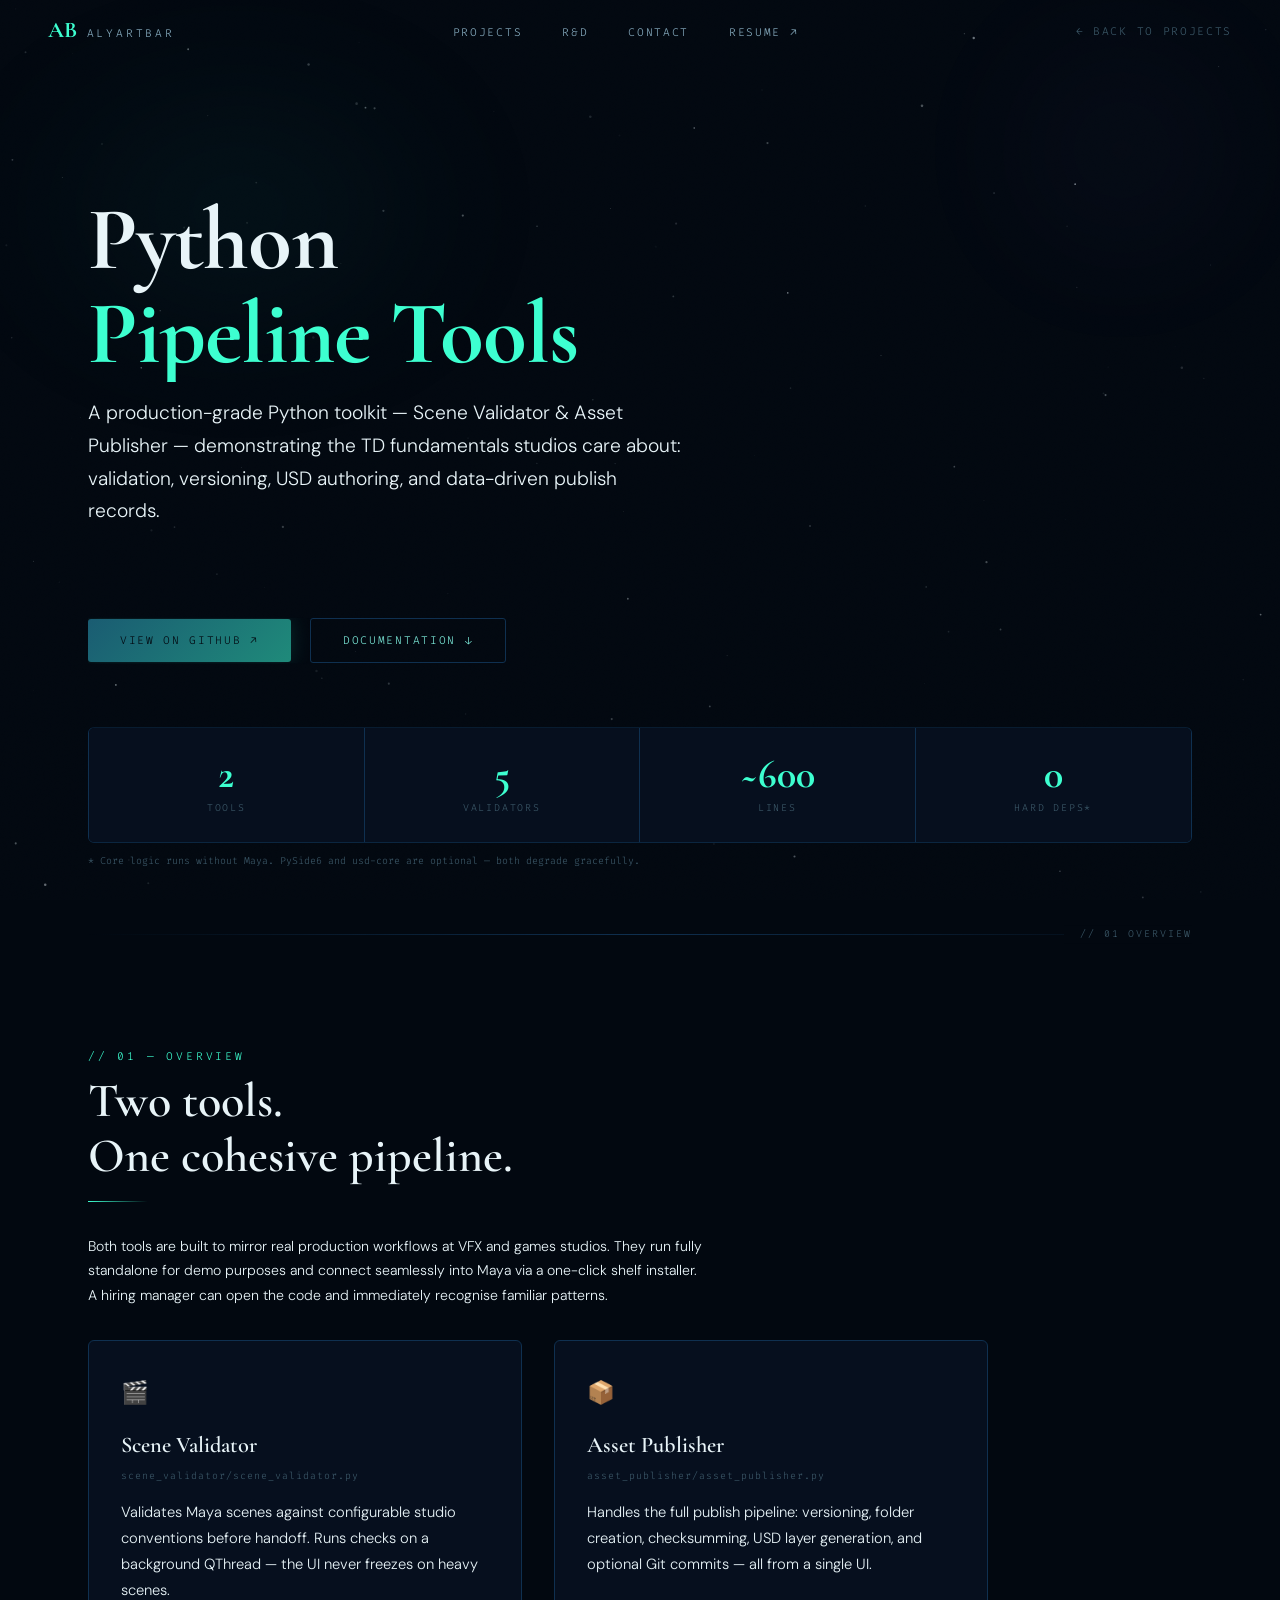
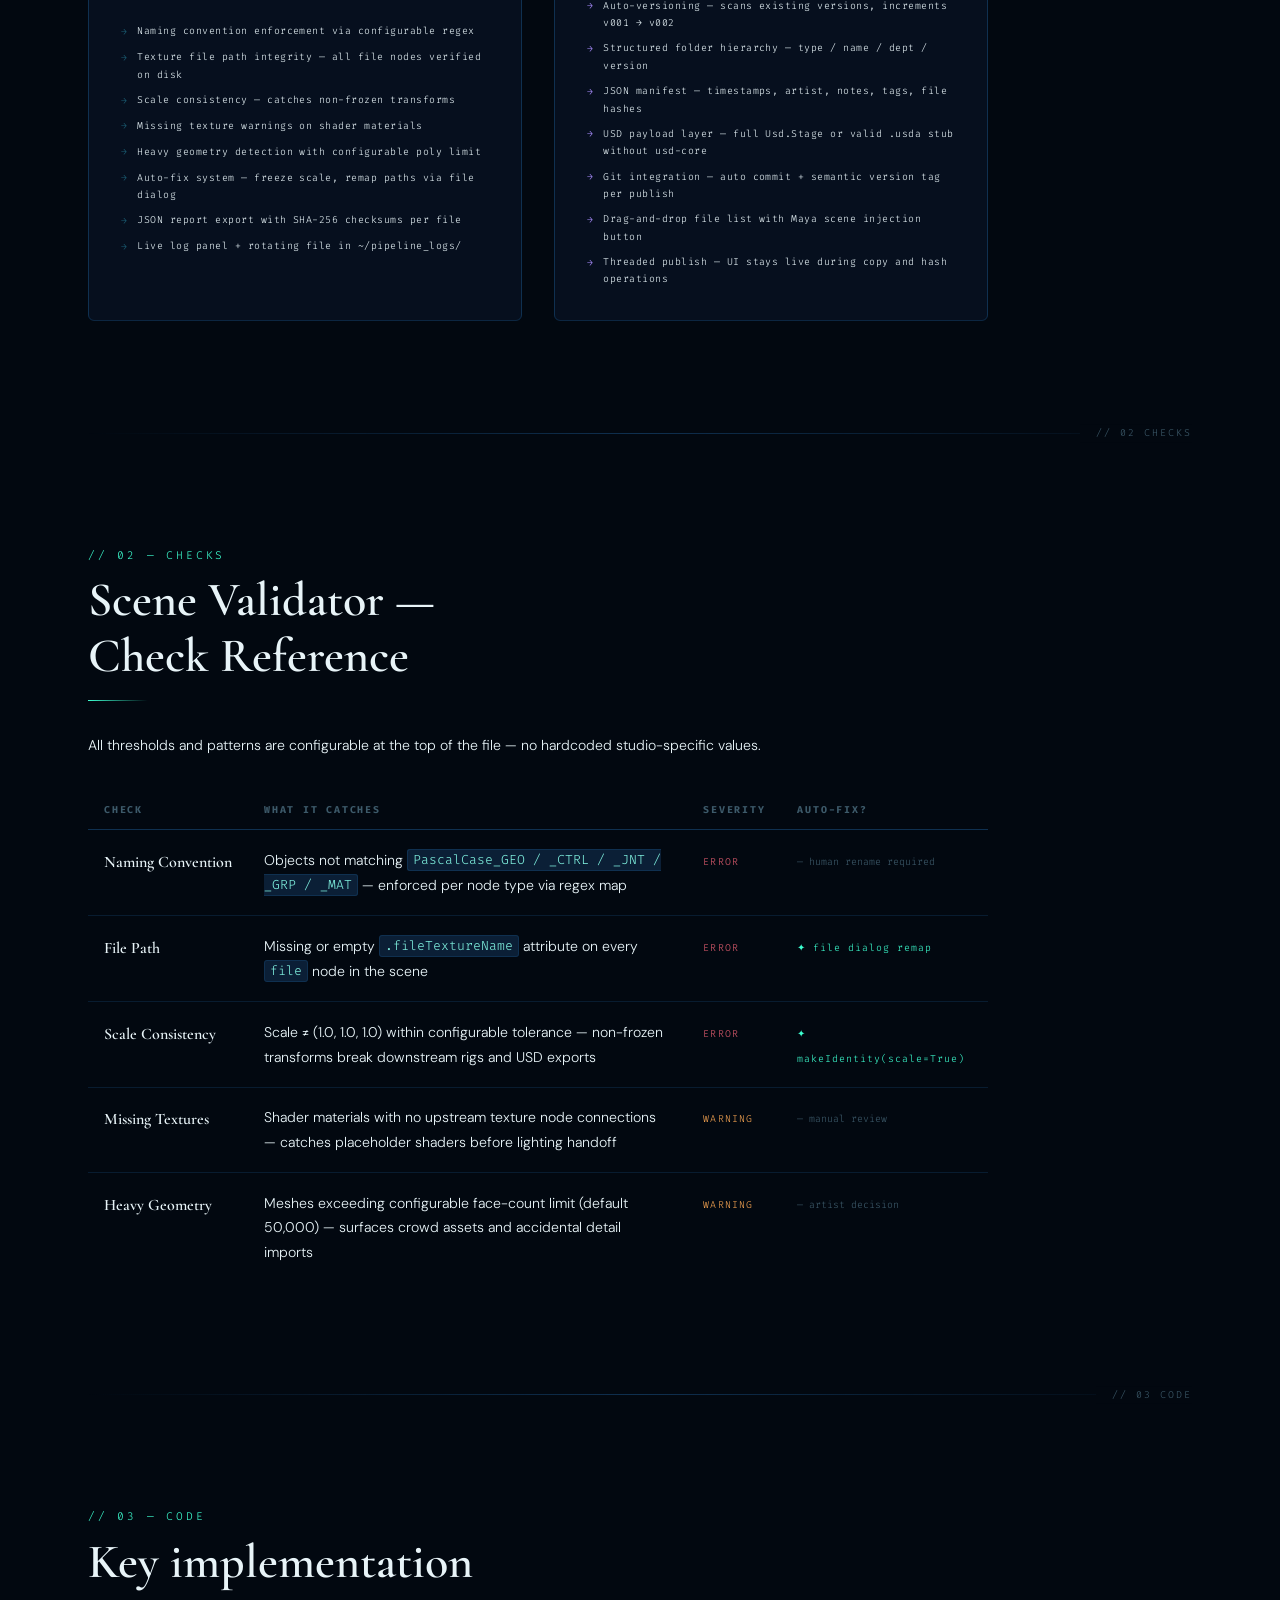
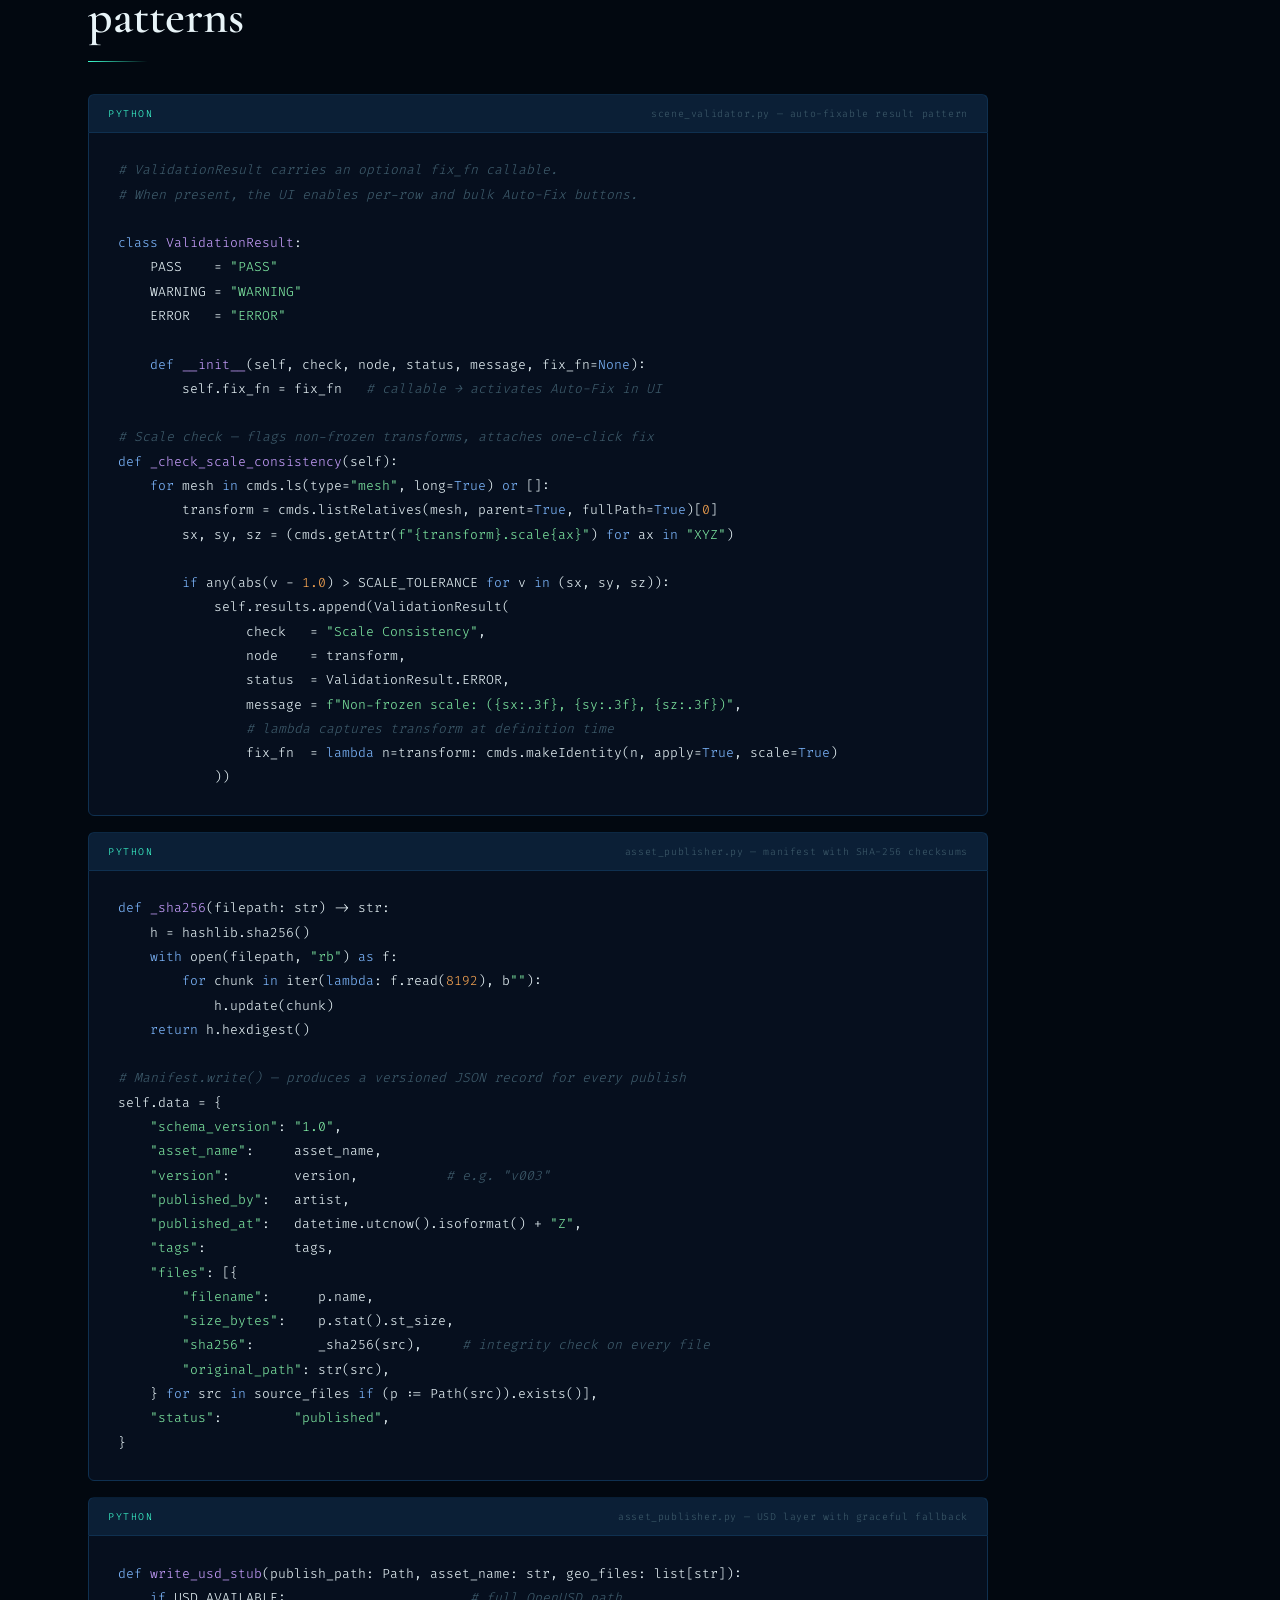
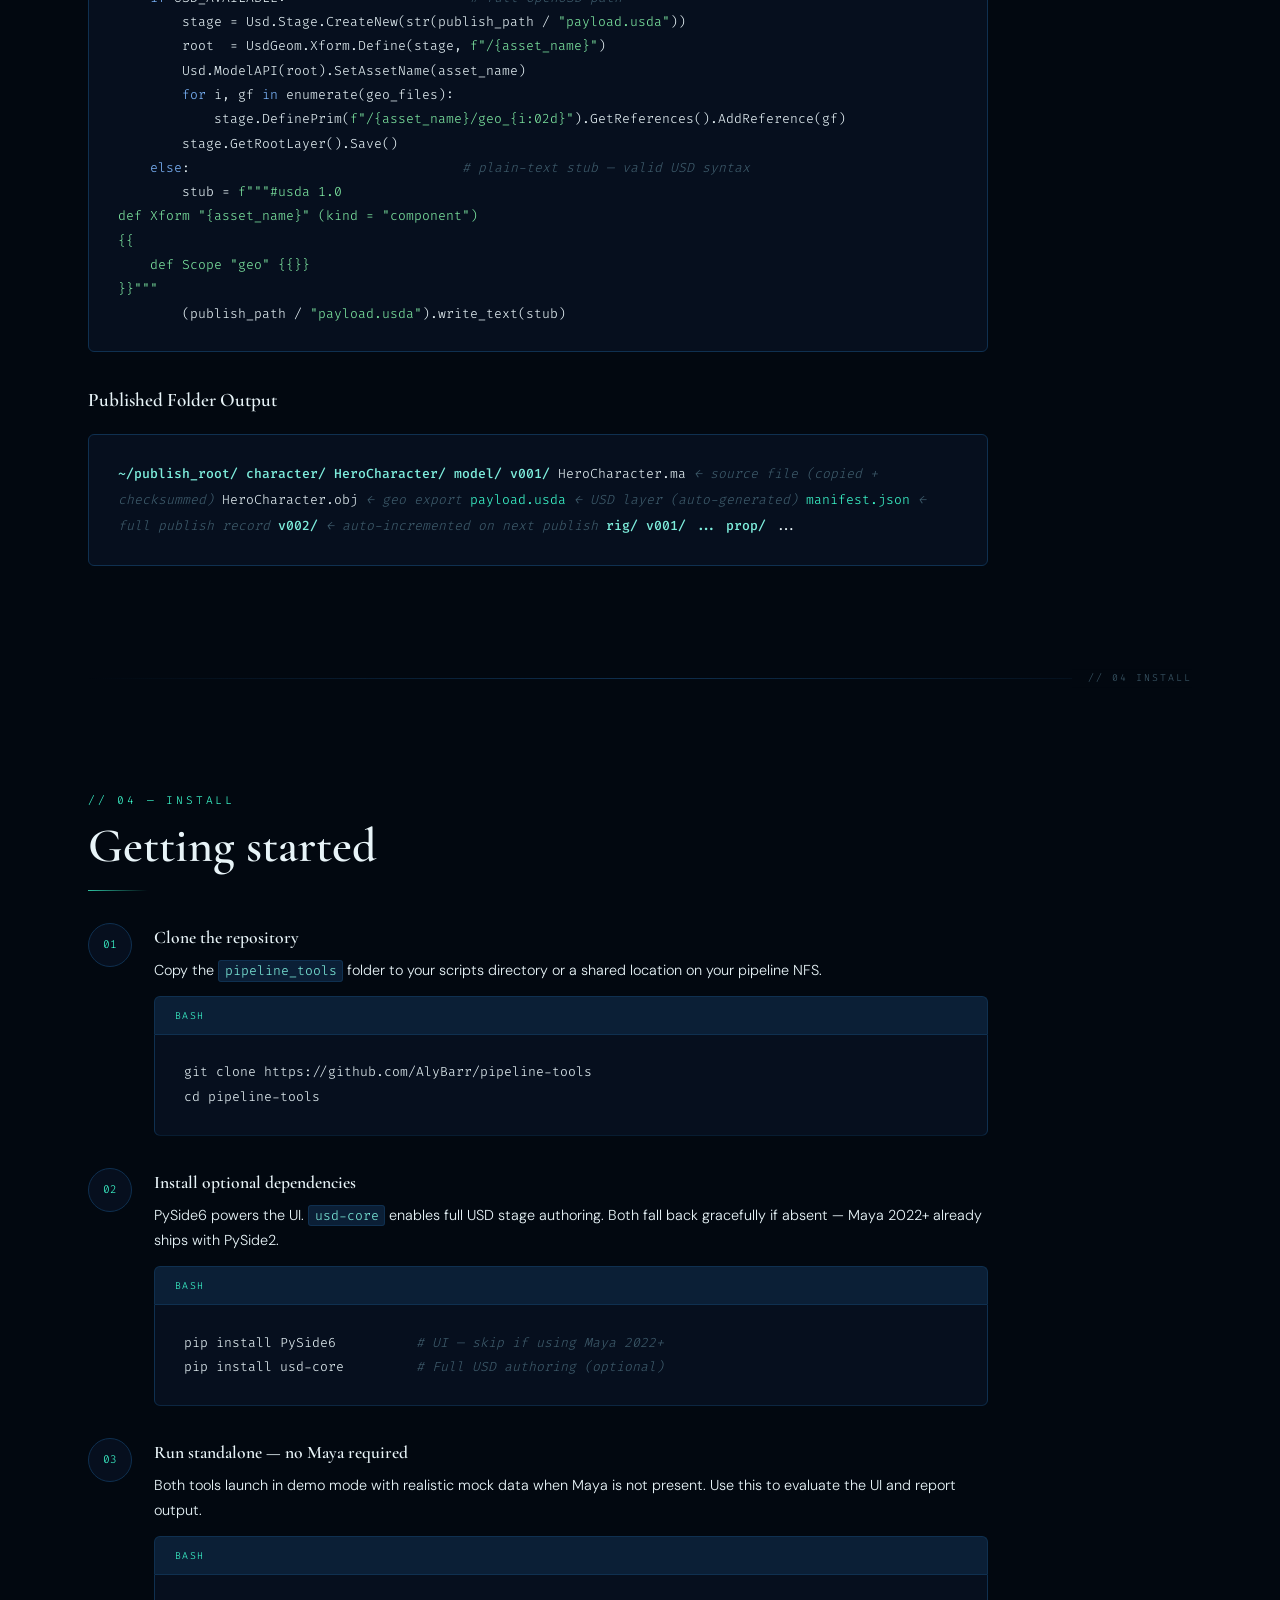
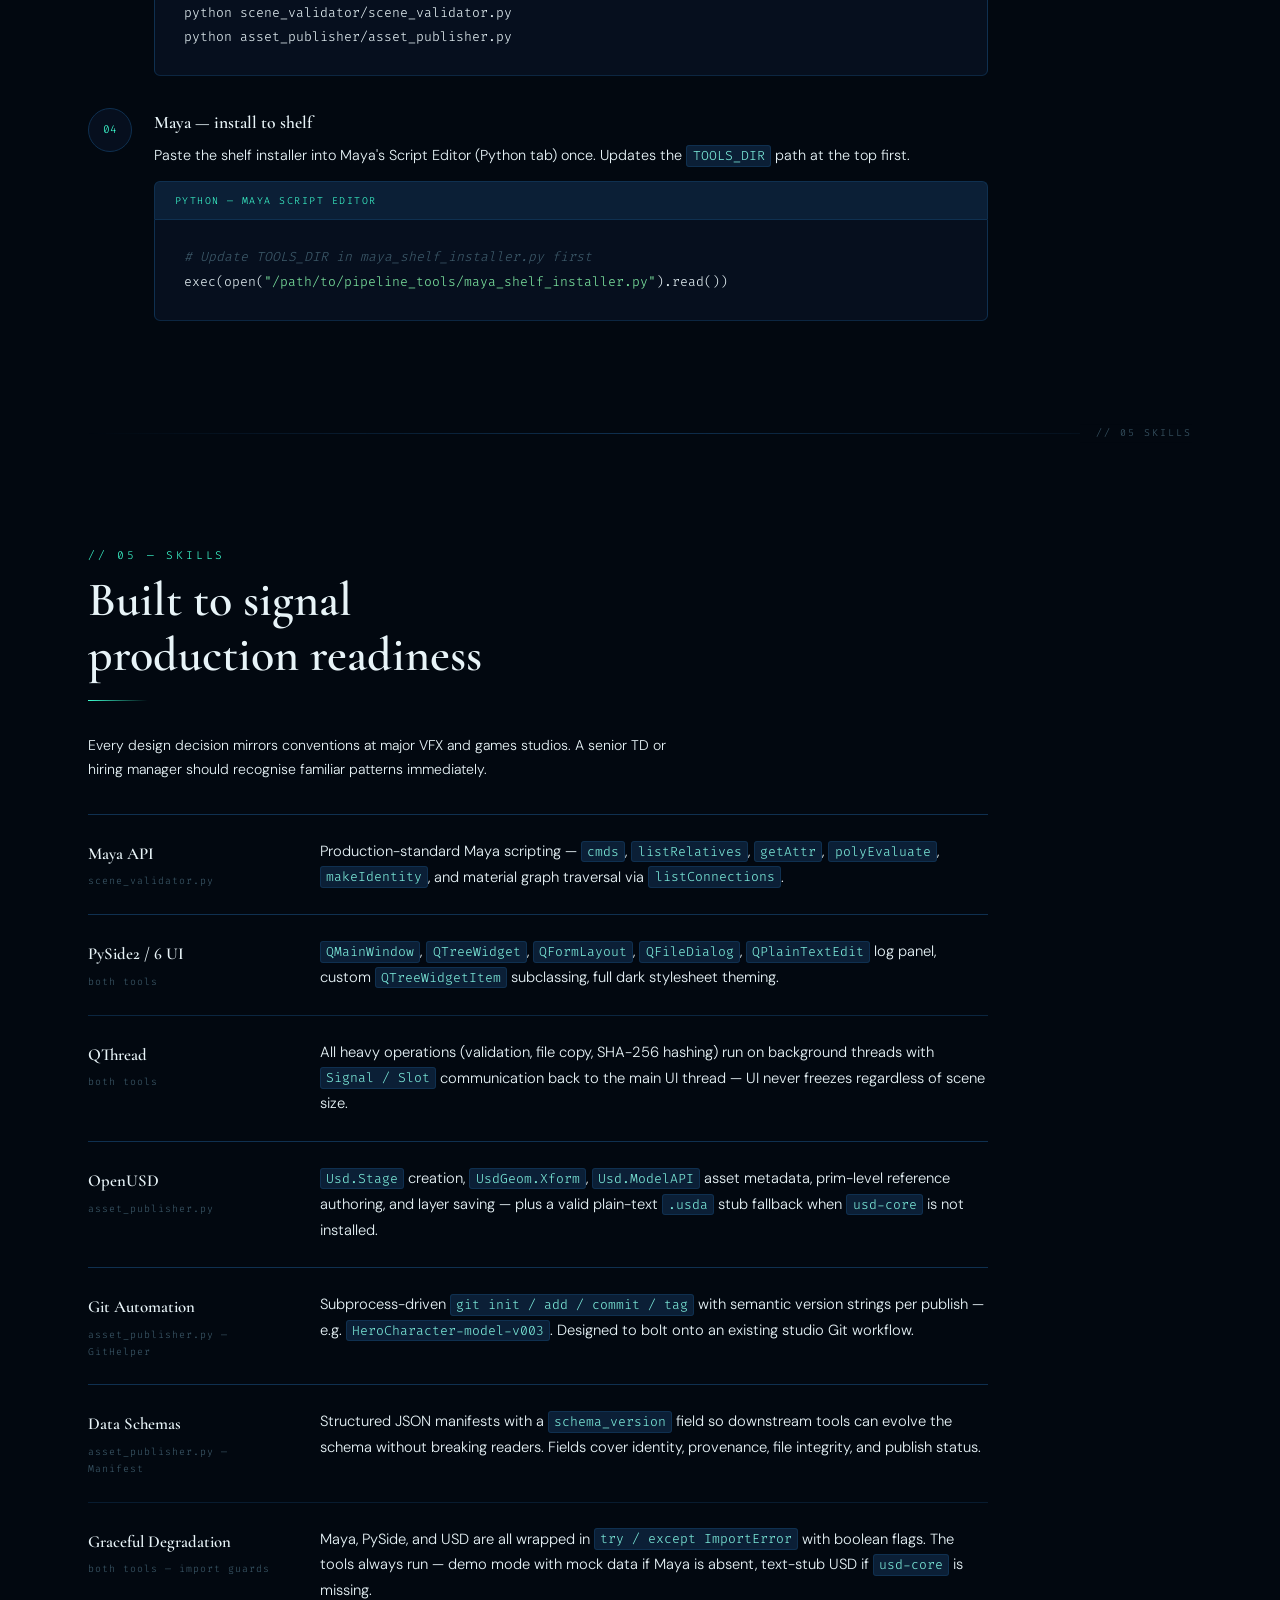
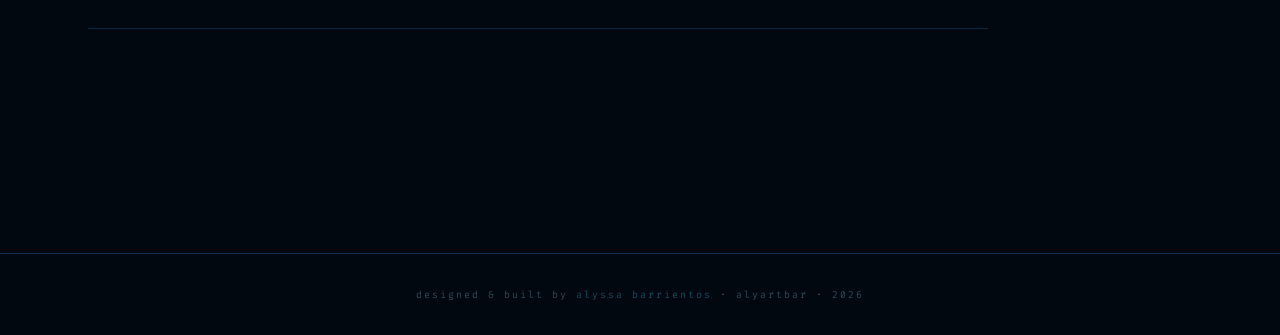
<file: pipeline-tools.html>
<!DOCTYPE html>
<html lang="en">
<head>
  <meta charset="UTF-8" />
  <meta name="viewport" content="width=device-width, initial-scale=1.0" />
  <meta name="description" content="Python Pipeline Tools — Scene Validator & Asset Publisher. Production-grade TD tools by Alyssa Barrientos." />
  <title>Pipeline Tools · AlyArtBar</title>

  <!-- Same fonts as portfolio -->
  <link rel="preconnect" href="https://fonts.googleapis.com" />
  <link rel="preconnect" href="https://fonts.gstatic.com" crossorigin />
  <link href="https://fonts.googleapis.com/css2?family=Cormorant+Garamond:ital,wght@0,300;0,600;0,700;1,300&family=Fira+Code:wght@400;500&family=DM+Sans:ital,wght@0,300;0,400;1,300&display=swap" rel="stylesheet" />

<style>
/* =============================================================
   AlyArtBar Design System — Tokens (mirrors tokens.css)
   ============================================================= */
*, *::before, *::after { box-sizing: border-box; margin: 0; padding: 0; }
html { scroll-behavior: smooth; }
img, svg { display: block; max-width: 100%; }

:root {
  --c-void:     #020810;
  --c-abyss:    #060f1e;
  --c-trench:   #0b1f36;
  --c-depth:    #0f3050;
  --c-current:  #1a5c72;
  --c-thermal:  #1f8a7a;
  --c-biolume:  #3dffd0;
  --c-seafoam:  #7eeedd;
  --c-nebula:   #a78bfa;
  --c-star:     #e8f4f8;
  --c-mist:     #8ab0c4;
  --c-ghost:    #3d5a6a;
  --c-amber:    #f0a050;

  --font-display: 'Cormorant Garamond', Georgia, serif;
  --font-mono:    'Fira Code', 'Courier New', monospace;
  --font-body:    'DM Sans', system-ui, sans-serif;

  --text-hero:    clamp(3rem, 8vw, 7rem);
  --text-display: clamp(1.8rem, 4vw, 3rem);
  --text-title:   clamp(1.1rem, 2vw, 1.5rem);
  --text-body:    clamp(0.88rem, 1vw, 1rem);
  --text-label:   0.7rem;
  --text-micro:   0.62rem;

  --space-xs:  0.5rem;
  --space-sm:  1rem;
  --space-md:  2rem;
  --space-lg:  4rem;
  --space-xl:  7rem;

  --radius-sm: 3px;
  --radius-md: 6px;

  --ease-out:  cubic-bezier(0.16, 1, 0.3, 1);
  --dur-micro: 180ms;
  --dur-ui:    350ms;
  --dur-reveal:700ms;
}

/* =============================================================
   BASE — mirrors base.css
   ============================================================= */
body {
  background: var(--c-void);
  color: var(--c-star);
  font-family: var(--font-body);
  font-weight: 300;
  font-size: var(--text-body);
  line-height: 1.75;
  overflow-x: hidden;
  cursor: none;
}

/* Grain overlay */
.grain {
  position: fixed; inset: 0; z-index: 1;
  pointer-events: none;
  background-image: url("data:image/svg+xml,%3Csvg viewBox='0 0 256 256' xmlns='http://www.w3.org/2000/svg'%3E%3Cfilter id='n'%3E%3CfeTurbulence type='fractalNoise' baseFrequency='.9' numOctaves='4' stitchTiles='stitch'/%3E%3C/filter%3E%3Crect width='100%25' height='100%25' filter='url(%23n)'/%3E%3C/svg%3E");
  background-size: 200px 200px;
  opacity: 0.032;
  mix-blend-mode: overlay;
}

/* Starfield */
#stars {
  position: fixed; inset: 0; z-index: 0;
  pointer-events: none;
}

/* Cursor */
#cursor-ring, #cursor-dot {
  position: fixed; z-index: 9999;
  border-radius: 50%;
  pointer-events: none;
  transform: translate(-50%, -50%);
  transition: width var(--dur-micro), height var(--dur-micro);
}
#cursor-ring {
  width: 28px; height: 28px;
  border: 1px solid rgba(61,255,208,0.4);
}
#cursor-dot {
  width: 6px; height: 6px;
  background: var(--c-biolume);
  box-shadow: 0 0 8px rgba(61,255,208,0.6);
}
#cursor-ring.hover { width: 44px; height: 44px; border-color: rgba(61,255,208,0.6); }

/* Scrollbar */
::-webkit-scrollbar { width: 4px; }
::-webkit-scrollbar-track { background: var(--c-abyss); }
::-webkit-scrollbar-thumb { background: var(--c-depth); border-radius: 2px; }
::-webkit-scrollbar-thumb:hover { background: var(--c-current); }
::selection { background: rgba(61,255,208,0.2); color: var(--c-biolume); }

/* =============================================================
   NAV — same structure as site nav
   ============================================================= */
#site-nav {
  position: fixed; top: 0; left: 0; right: 0; z-index: 100;
  padding: 1.2rem 3rem;
  transition: background var(--dur-ui), backdrop-filter var(--dur-ui);
}
#site-nav.scrolled {
  background: rgba(2,8,16,0.88);
  backdrop-filter: blur(12px);
  border-bottom: 1px solid var(--c-depth);
}
.nav-inner {
  display: flex; align-items: center; justify-content: space-between;
  max-width: 1200px; margin: 0 auto;
}
.nav-brand {
  display: flex; align-items: baseline; gap: 0.6rem;
  text-decoration: none;
}
.brand-initials {
  font-family: var(--font-display); font-size: 1.4rem;
  font-weight: 700; color: var(--c-biolume); line-height: 1;
}
.brand-name {
  font-family: var(--font-mono); font-size: var(--text-label);
  letter-spacing: 0.25em; color: var(--c-mist); text-transform: uppercase;
}
.nav-links {
  display: flex; align-items: center; gap: 2.5rem;
  list-style: none;
}
.nav-links a {
  font-family: var(--font-mono); font-size: var(--text-label);
  letter-spacing: 0.15em; text-transform: uppercase;
  color: var(--c-mist); text-decoration: none; position: relative;
  transition: color var(--dur-micro);
  padding-bottom: 2px;
}
.nav-links a::after {
  content: '';
  position: absolute; bottom: -2px; left: 0; right: 0; height: 1px;
  background: var(--c-biolume);
  transform: scaleX(0); transform-origin: left;
  transition: transform var(--dur-ui) var(--ease-out);
}
.nav-links a:hover { color: var(--c-seafoam); }
.nav-links a:hover::after { transform: scaleX(1); }
.nav-back {
  display: flex; align-items: center; gap: 0.5rem;
  font-family: var(--font-mono); font-size: var(--text-label);
  letter-spacing: 0.15em; text-transform: uppercase;
  color: var(--c-ghost); text-decoration: none;
  transition: color var(--dur-micro);
}
.nav-back:hover { color: var(--c-biolume); }
.nav-back::before { content: '←'; }

/* =============================================================
   LAYOUT
   ============================================================= */
main {
  position: relative; z-index: 2;
  max-width: 1200px;
  margin: 0 auto;
  padding: 0 3rem;
}

.container { max-width: 900px; }

.section {
  padding: var(--space-xl) 0;
}

/* Zone divider — same as site */
.zone-div {
  position: relative;
  height: 1px;
  background: linear-gradient(to right, transparent, var(--c-depth), transparent);
  margin: 0;
  z-index: 2;
}
.zone-div::after {
  content: attr(data-depth);
  position: absolute;
  right: 0; top: 50%;
  transform: translateY(-50%);
  font-family: var(--font-mono);
  font-size: var(--text-micro);
  letter-spacing: 0.2em;
  color: var(--c-ghost);
  background: var(--c-void);
  padding-left: 1rem;
  text-transform: uppercase;
}

/* Scroll reveal — same as site */
.reveal {
  opacity: 0;
  clip-path: inset(0 0 30px 0);
  transition: opacity var(--dur-reveal) var(--ease-out),
              clip-path var(--dur-reveal) var(--ease-out);
}
.reveal.visible {
  opacity: 1;
  clip-path: inset(0 0 0 0);
}

/* Eyebrow label — same pattern */
.eyebrow {
  font-family: var(--font-mono);
  font-size: var(--text-label);
  letter-spacing: 0.25em;
  text-transform: uppercase;
  color: var(--c-biolume);
  margin-bottom: var(--space-xs);
}

.section-title {
  font-family: var(--font-display);
  font-size: var(--text-display);
  font-weight: 600;
  color: var(--c-star);
  line-height: 1.15;
  margin-bottom: var(--space-sm);
}

.section-rule {
  width: 60px; height: 1px;
  background: linear-gradient(to right, var(--c-biolume), transparent);
  margin-bottom: var(--space-md);
}

/* Tool tags — same as project cards */
.tool-tag {
  font-family: var(--font-mono);
  font-size: var(--text-micro);
  letter-spacing: 0.1em;
  text-transform: uppercase;
  color: var(--c-ghost);
  border: 1px solid var(--c-depth);
  border-radius: var(--radius-sm);
  padding: 0.2rem 0.6rem;
  white-space: nowrap;
  transition: border-color var(--dur-micro), color var(--dur-micro);
}
.tool-tag:hover { border-color: var(--c-current); color: var(--c-mist); }

/* Buttons — exactly from site */
.btn {
  display: inline-flex; align-items: center; justify-content: center;
  padding: 0.75rem 2rem;
  font-family: var(--font-mono); font-size: var(--text-label);
  letter-spacing: 0.15em; text-transform: uppercase;
  text-decoration: none; border-radius: var(--radius-sm);
  transition: all var(--dur-ui) var(--ease-out);
  cursor: none; border: none; position: relative; overflow: hidden;
}
.btn-primary {
  background: linear-gradient(135deg, var(--c-current), var(--c-thermal));
  color: var(--c-void);
  box-shadow: 0 0 20px rgba(31,138,122,0.25);
}
.btn-primary:hover {
  box-shadow: 0 0 30px rgba(61,255,208,0.35);
  transform: translateY(-2px);
}
.btn-ghost {
  background: transparent;
  color: var(--c-seafoam);
  border: 1px solid var(--c-depth);
}
.btn-ghost:hover {
  border-color: var(--c-biolume);
  color: var(--c-biolume);
  box-shadow: 0 0 16px rgba(61,255,208,0.12);
  transform: translateY(-2px);
}
:focus-visible { outline: 1.5px solid var(--c-biolume); outline-offset: 3px; }

/* =============================================================
   PROJECT HERO HEADER
   ============================================================= */
.project-hero {
  padding: 10rem 0 var(--space-lg);
  position: relative;
}

.project-hero .orb {
  position: absolute;
  border-radius: 50%;
  filter: blur(80px);
  pointer-events: none;
  opacity: 0.12;
}
.project-hero .orb-1 {
  width: 500px; height: 300px;
  background: radial-gradient(ellipse, var(--c-thermal), transparent 70%);
  top: 60px; left: -100px;
  animation: orb-drift 18s ease-in-out infinite alternate;
}
.project-hero .orb-2 {
  width: 300px; height: 300px;
  background: radial-gradient(ellipse, var(--c-nebula), transparent 70%);
  top: 0; right: -80px;
  opacity: 0.06;
  animation: orb-drift 24s ease-in-out infinite alternate-reverse;
}
@keyframes orb-drift {
  from { transform: translateY(0) translateX(0); }
  to   { transform: translateY(30px) translateX(20px); }
}

.project-hero-meta {
  display: flex; align-items: center; gap: 1rem;
  margin-bottom: var(--space-sm);
}
.project-category {
  font-family: var(--font-mono);
  font-size: var(--text-micro);
  letter-spacing: 0.2em; text-transform: uppercase;
  color: var(--c-ghost);
}
.project-category::before { content: '// '; color: var(--c-current); }
.meta-sep { color: var(--c-ghost); font-family: var(--font-mono); font-size: var(--text-micro); }

.project-hero-title {
  font-family: var(--font-display);
  font-size: clamp(2.8rem, 7vw, 6rem);
  font-weight: 700;
  line-height: 1.05;
  letter-spacing: -0.01em;
  color: var(--c-star);
  margin-bottom: var(--space-sm);
}
.project-hero-title span { color: var(--c-biolume); }

.project-hero-oneliner {
  font-family: var(--font-body);
  font-weight: 300;
  font-size: clamp(1rem, 1.5vw, 1.2rem);
  color: var(--c-star);
  max-width: 600px;
  line-height: 1.7;
  margin-bottom: var(--space-md);
}

.project-hero-tools {
  display: flex; flex-wrap: wrap; gap: 0.5rem;
  margin-bottom: var(--space-md);
}

.project-hero-links {
  display: flex; align-items: center; gap: 1.2rem;
  flex-wrap: wrap;
}
.project-link {
  font-family: var(--font-mono); font-size: var(--text-label);
  letter-spacing: 0.1em; text-transform: uppercase;
  color: var(--c-seafoam); text-decoration: none;
  transition: color var(--dur-micro);
}
.project-link:hover { color: var(--c-biolume); }

/* Stat bar */
.stat-row {
  display: grid;
  grid-template-columns: repeat(4, 1fr);
  border: 1px solid var(--c-depth);
  border-radius: var(--radius-md);
  overflow: hidden;
  margin-top: var(--space-lg);
}
.stat-cell {
  padding: 1.6rem;
  text-align: center;
  border-right: 1px solid var(--c-depth);
  background: var(--c-abyss);
  transition: background var(--dur-ui);
}
.stat-cell:last-child { border-right: none; }
.stat-cell:hover { background: var(--c-trench); }
.stat-num {
  font-family: var(--font-display); font-size: 2.5rem; font-weight: 700;
  color: var(--c-biolume); line-height: 1; margin-bottom: 0.3rem;
}
.stat-label {
  font-family: var(--font-mono); font-size: var(--text-micro);
  letter-spacing: 0.18em; text-transform: uppercase; color: var(--c-ghost);
}

/* =============================================================
   OVERVIEW — featured card style (mirrors featured-card)
   ============================================================= */
.overview-grid {
  display: grid;
  grid-template-columns: 1fr 1fr;
  gap: var(--space-md);
  margin-top: var(--space-md);
}

/* Tool card — styled as project cards */
.tool-doc-card {
  background: var(--c-abyss);
  border: 1px solid var(--c-depth);
  border-radius: var(--radius-md);
  padding: var(--space-md);
  position: relative;
  overflow: hidden;
  transition: border-color var(--dur-ui), transform var(--dur-ui), box-shadow var(--dur-ui);
  cursor: none;
}
.tool-doc-card::before {
  content: '';
  position: absolute; top: 0; left: 0; right: 0; height: 1.5px;
  opacity: 0;
  transition: opacity var(--dur-ui);
}
.tool-doc-card.validator::before {
  background: linear-gradient(to right, transparent, var(--c-biolume), transparent);
}
.tool-doc-card.publisher::before {
  background: linear-gradient(to right, transparent, var(--c-nebula), transparent);
}
.tool-doc-card:hover {
  border-color: var(--c-current);
  transform: translateY(-3px);
  box-shadow: 0 8px 32px rgba(15,48,80,0.5);
}
.tool-doc-card:hover::before { opacity: 1; }

.tool-doc-card .card-glyph {
  font-size: 1.4rem;
  margin-bottom: 0.8rem;
  display: block;
}
.tool-doc-card .card-title {
  font-family: var(--font-display); font-size: 1.4rem; font-weight: 600;
  color: var(--c-star); margin-bottom: 0.2rem;
}
.tool-doc-card .card-file {
  font-family: var(--font-mono); font-size: var(--text-micro);
  letter-spacing: 0.1em; color: var(--c-ghost); margin-bottom: 1rem;
}
.tool-doc-card p {
  color: var(--c-star); font-size: 0.92rem; margin-bottom: 1.2rem;
}
.feature-list {
  list-style: none;
  display: flex; flex-direction: column; gap: 0.5rem;
}
.feature-list li {
  font-family: var(--font-mono); font-size: var(--text-micro);
  letter-spacing: 0.05em; color: var(--c-star);
  display: flex; gap: 0.6rem; align-items: flex-start;
}
.feature-list li::before {
  content: '→';
  color: var(--c-current);
  flex-shrink: 0;
  margin-top: 0.05em;
}
.tool-doc-card.publisher .feature-list li::before { color: var(--c-nebula); }

/* =============================================================
   CHECKS TABLE — R&D list style
   ============================================================= */
.checks-section { margin-top: var(--space-lg); }

.check-table {
  width: 100%; border-collapse: collapse;
  margin-top: var(--space-md);
}
.check-table thead tr {
  border-bottom: 1px solid var(--c-depth);
}
.check-table th {
  font-family: var(--font-mono); font-size: var(--text-micro);
  letter-spacing: 0.18em; text-transform: uppercase; color: var(--c-ghost);
  padding: 0.7rem 1rem; text-align: left;
}
.check-table td {
  padding: 1.1rem 1rem;
  color: var(--c-star);
  border-bottom: 1px solid rgba(15,48,80,0.5);
  font-size: 0.88rem;
  vertical-align: top;
}
.check-table td:first-child {
  font-family: var(--font-display); font-weight: 600; font-size: 1rem;
  color: var(--c-star);
  white-space: nowrap;
}
.check-table tr { transition: background var(--dur-micro); }
.check-table tr:hover td { background: rgba(11,31,54,0.4); }
.check-table tr:last-child td { border-bottom: none; }

.badge-error   { color: #e05c6e; font-family: var(--font-mono); font-size: var(--text-micro); letter-spacing: 0.12em; text-transform: uppercase; }
.badge-warning { color: var(--c-amber); font-family: var(--font-mono); font-size: var(--text-micro); letter-spacing: 0.12em; text-transform: uppercase; }
.badge-fix-yes { color: var(--c-biolume); font-family: var(--font-mono); font-size: var(--text-micro); letter-spacing: 0.1em; }
.badge-fix-no  { color: var(--c-ghost); font-family: var(--font-mono); font-size: var(--text-micro); }

/* =============================================================
   CODE BLOCKS
   ============================================================= */
.code-block-wrap { margin-top: var(--space-md); }
.code-block-wrap + .code-block-wrap { margin-top: var(--space-sm); }

.code-header {
  display: flex; align-items: center; justify-content: space-between;
  background: var(--c-trench);
  border: 1px solid var(--c-depth);
  border-bottom: none;
  border-radius: var(--radius-md) var(--radius-md) 0 0;
  padding: 0.6rem 1.2rem;
}
.code-lang {
  font-family: var(--font-mono); font-size: var(--text-micro);
  letter-spacing: 0.15em; text-transform: uppercase; color: var(--c-biolume);
}
.code-filename {
  font-family: var(--font-mono); font-size: var(--text-micro);
  letter-spacing: 0.06em; color: var(--c-ghost);
}

pre {
  background: var(--c-abyss);
  border: 1px solid var(--c-depth);
  border-radius: 0 0 var(--radius-md) var(--radius-md);
  padding: 1.6rem 1.8rem;
  overflow-x: auto;
  font-family: var(--font-mono);
  font-size: 0.82rem;
  line-height: 1.85;
  color: var(--c-star);
  tab-size: 4;
}
.kw  { color: #7eb8ff; }
.fn  { color: #c9a0ff; }
.str { color: #7ee8a2; }
.cm  { color: var(--c-ghost); font-style: italic; }
.num { color: var(--c-amber); }
.hl  { color: var(--c-biolume); }

/* Folder tree */
.folder-tree {
  background: var(--c-abyss);
  border: 1px solid var(--c-depth);
  border-radius: var(--radius-md);
  padding: 1.6rem 1.8rem;
  font-family: var(--font-mono);
  font-size: 0.82rem;
  line-height: 2;
  color: var(--c-star);
}
.tree-dir  { color: var(--c-seafoam); font-weight: 500; }
.tree-new  { color: var(--c-biolume); }
.tree-note { color: var(--c-ghost); font-style: italic; }

/* Inline code */
code {
  font-family: var(--font-mono);
  font-size: 0.82rem;
  background: var(--c-trench);
  border: 1px solid var(--c-depth);
  border-radius: 3px;
  padding: 0.1em 0.4em;
  color: var(--c-seafoam);
}

/* =============================================================
   INSTALL STEPS
   ============================================================= */
.install-list {
  display: flex; flex-direction: column; gap: var(--space-md);
  margin-top: var(--space-md);
}
.install-step {
  display: grid;
  grid-template-columns: 44px 1fr;
  gap: 1.4rem;
  align-items: start;
}
.step-num {
  width: 44px; height: 44px; border-radius: 50%;
  background: var(--c-abyss);
  border: 1px solid var(--c-depth);
  display: flex; align-items: center; justify-content: center;
  font-family: var(--font-mono); font-size: var(--text-label);
  color: var(--c-biolume); flex-shrink: 0;
  transition: border-color var(--dur-ui);
}
.install-step:hover .step-num { border-color: var(--c-current); }
.step-body {}
.step-body h4 {
  font-family: var(--font-display); font-size: 1.1rem; font-weight: 600;
  color: var(--c-star); margin-bottom: 0.3rem;
}
.step-body p {
  color: var(--c-star); font-size: 0.90rem; margin-bottom: 0.8rem;
}

/* =============================================================
   SKILLS GRID — rnd-entry style
   ============================================================= */
.skills-doc-list {
  display: flex; flex-direction: column; gap: 0;
  margin-top: var(--space-md);
}
.skill-doc-row {
  display: grid;
  grid-template-columns: 200px 1fr;
  gap: var(--space-md);
  padding: 1.5rem 0;
  border-bottom: 1px solid var(--c-depth);
  transition: background var(--dur-ui);
  align-items: start;
}
.skill-doc-row:first-child { border-top: 1px solid var(--c-depth); }
.skill-doc-row:hover {
  background: rgba(11,31,54,0.4);
  margin: 0 -1.5rem;
  padding-left: 1.5rem;
  padding-right: 1.5rem;
}
.skill-name {
  font-family: var(--font-display); font-size: 1.05rem; font-weight: 600;
  color: var(--c-star);
}
.skill-where {
  font-family: var(--font-mono); font-size: var(--text-micro);
  letter-spacing: 0.1em; color: var(--c-ghost); margin-top: 0.25rem;
}
.skill-desc { color: var(--c-star); font-size: 0.92rem; line-height: 1.75; }

/* =============================================================
   MANIFEST ANATOMY
   ============================================================= */
.manifest-grid {
  display: grid; grid-template-columns: 1fr 1fr;
  gap: var(--space-sm); margin-top: var(--space-md);
}

/* =============================================================
   FOOTER — same as site
   ============================================================= */
.site-footer {
  position: relative; z-index: 2;
  padding: 2rem 3rem;
  border-top: 1px solid var(--c-depth);
  text-align: center;
  margin-top: var(--space-xl);
}
.footer-text {
  font-family: var(--font-mono); font-size: var(--text-micro);
  letter-spacing: 0.2em; color: var(--c-ghost); text-transform: lowercase;
}
.footer-accent { color: var(--c-current); }

/* =============================================================
   RESPONSIVE
   ============================================================= */
@media (max-width: 900px) {
  main { padding: 0 1.5rem; }
  #site-nav { padding: 1rem 1.5rem; }
  .overview-grid { grid-template-columns: 1fr; }
  .stat-row { grid-template-columns: 1fr 1fr; }
  .skill-doc-row { grid-template-columns: 150px 1fr; }
  .manifest-grid { grid-template-columns: 1fr; }
}
@media (max-width: 600px) {
  .stat-row { grid-template-columns: 1fr 1fr; }
  .stat-cell { padding: 1rem; }
  .skill-doc-row { grid-template-columns: 1fr; gap: 0.3rem; }
  body { cursor: auto; }
  #cursor-ring, #cursor-dot { display: none; }
  .nav-links { display: none; }
}
@media (prefers-reduced-motion: reduce) {
  *, *::before, *::after {
    animation-duration: 0.01ms !important;
    transition-duration: 0.01ms !important;
  }
  .reveal { opacity: 1; clip-path: none; }
}
</style>
</head>
<body>

<!-- Atmosphere -->
<div class="grain" aria-hidden="true"></div>
<canvas id="stars" aria-hidden="true"></canvas>

<!-- Cursor -->
<div id="cursor-ring" aria-hidden="true"></div>
<div id="cursor-dot"  aria-hidden="true"></div>

<!-- ══════════════════════════════════════════
     NAV
═════════════════════════════════════════════ -->
<header id="site-nav">
  <nav class="nav-inner" aria-label="Primary navigation">
    <a class="nav-brand" href="index.html" aria-label="Back to AlyArtBar home">
      <span class="brand-initials">AB</span>
      <span class="brand-name">AlyArtBar</span>
    </a>
    <ul class="nav-links" role="list">
      <li><a href="index.html#projects">Projects</a></li>
      <li><a href="index.html#rnd">R&amp;D</a></li>
      <li><a href="index.html#contact">Contact</a></li>
      <li><a href="assets/resume.pdf" target="_blank" rel="noopener">Resume ↗</a></li>
    </ul>
    <a class="nav-back" href="index.html#projects">Back to Projects</a>
  </nav>
</header>

<main>

  <!-- ══════════════════════════════════════════
       PROJECT HERO
  ═════════════════════════════════════════════ -->
  <section class="project-hero">
    <div class="orb orb-1" aria-hidden="true"></div>
    <div class="orb orb-2" aria-hidden="true"></div>

    <div class="project-hero-meta reveal">
      <span class="project-category">pipeline tools · td work</span>
      <span class="meta-sep">·</span>
      <span class="project-category" style="color:var(--c-biolume); font-family:var(--font-mono); font-size:var(--text-micro); letter-spacing:0.2em; text-transform:uppercase;">
        <span style="display:inline-block; width:6px; height:6px; border-radius:50%; background:var(--c-biolume); vertical-align:middle; margin-right:0.5rem; animation: pulse 2.5s ease-in-out infinite;"></span>
        WIP / Live
      </span>
    </div>

    <h1 class="project-hero-title reveal" style="animation-delay:0.1s">
      Python<br><span>Pipeline Tools</span>
    </h1>

    <p class="project-hero-oneliner reveal" style="animation-delay:0.18s">
      A production-grade Python toolkit — Scene Validator &amp; Asset Publisher —
      demonstrating the TD fundamentals studios care about: validation, versioning,
      USD authoring, and data-driven publish records.
    </p>

    <div class="project-hero-tools reveal" style="animation-delay:0.24s">
      <span class="tool-tag">Python 3.9+</span>
      <span class="tool-tag">Maya API</span>
      <span class="tool-tag">PySide2 / PySide6</span>
      <span class="tool-tag">OpenUSD</span>
      <span class="tool-tag">Git Automation</span>
      <span class="tool-tag">QThread</span>
      <span class="tool-tag">JSON Manifests</span>
      <span class="tool-tag">SHA-256</span>
    </div>

    <div class="project-hero-links reveal" style="animation-delay:0.3s">
      <a href="https://github.com/AlyBarr" class="btn btn-primary" target="_blank" rel="noopener">View on GitHub ↗</a>
      <a href="#overview" class="btn btn-ghost">Documentation ↓</a>
    </div>

    <div class="stat-row reveal" style="animation-delay:0.38s">
      <div class="stat-cell">
        <div class="stat-num">2</div>
        <div class="stat-label">Tools</div>
      </div>
      <div class="stat-cell">
        <div class="stat-num">5</div>
        <div class="stat-label">Validators</div>
      </div>
      <div class="stat-cell">
        <div class="stat-num">~600</div>
        <div class="stat-label">Lines</div>
      </div>
      <div class="stat-cell">
        <div class="stat-num">0</div>
        <div class="stat-label">Hard Deps*</div>
      </div>
    </div>
    <p style="font-family:var(--font-mono); font-size:var(--text-micro); color:var(--c-ghost); margin-top:0.6rem;">
      * Core logic runs without Maya. PySide6 and usd-core are optional — both degrade gracefully.
    </p>
  </section>

  <div class="zone-div" data-depth="// 01 overview"></div>

  <!-- ══════════════════════════════════════════
       OVERVIEW
  ═════════════════════════════════════════════ -->
  <section id="overview" class="section">
    <div class="container">
      <div class="reveal">
        <p class="eyebrow">// 01 — Overview</p>
        <h2 class="section-title">Two tools.<br>One cohesive pipeline.</h2>
        <div class="section-rule" aria-hidden="true"></div>
        <p style="color:var(--c-star); max-width:620px; margin-bottom: var(--space-md);">
          Both tools are built to mirror real production workflows at VFX and games studios.
          They run fully standalone for demo purposes and connect seamlessly into Maya
          via a one-click shelf installer. A hiring manager can open the code and immediately
          recognise familiar patterns.
        </p>
      </div>

      <div class="overview-grid">

        <!-- Scene Validator -->
        <div class="tool-doc-card validator reveal">
          <span class="card-glyph">🎬</span>
          <h3 class="card-title">Scene Validator</h3>
          <p class="card-file">scene_validator/scene_validator.py</p>
          <p>
            Validates Maya scenes against configurable studio conventions before handoff.
            Runs checks on a background QThread — the UI never freezes on heavy scenes.
          </p>
          <ul class="feature-list">
            <li>Naming convention enforcement via configurable regex</li>
            <li>Texture file path integrity — all file nodes verified on disk</li>
            <li>Scale consistency — catches non-frozen transforms</li>
            <li>Missing texture warnings on shader materials</li>
            <li>Heavy geometry detection with configurable poly limit</li>
            <li>Auto-fix system — freeze scale, remap paths via file dialog</li>
            <li>JSON report export with SHA-256 checksums per file</li>
            <li>Live log panel + rotating file in ~/pipeline_logs/</li>
          </ul>
        </div>

        <!-- Asset Publisher -->
        <div class="tool-doc-card publisher reveal" data-delay="100">
          <span class="card-glyph">📦</span>
          <h3 class="card-title">Asset Publisher</h3>
          <p class="card-file">asset_publisher/asset_publisher.py</p>
          <p>
            Handles the full publish pipeline: versioning, folder creation, checksumming,
            USD layer generation, and optional Git commits — all from a single UI.
          </p>
          <ul class="feature-list">
            <li>Auto-versioning — scans existing versions, increments v001 → v002</li>
            <li>Structured folder hierarchy — type / name / dept / version</li>
            <li>JSON manifest — timestamps, artist, notes, tags, file hashes</li>
            <li>USD payload layer — full Usd.Stage or valid .usda stub without usd-core</li>
            <li>Git integration — auto commit + semantic version tag per publish</li>
            <li>Drag-and-drop file list with Maya scene injection button</li>
            <li>Threaded publish — UI stays live during copy and hash operations</li>
          </ul>
        </div>

      </div>
    </div>
  </section>

  <div class="zone-div" data-depth="// 02 checks"></div>

  <!-- ══════════════════════════════════════════
       VALIDATION CHECKS
  ═════════════════════════════════════════════ -->
  <section class="section">
    <div class="container">
      <div class="reveal">
        <p class="eyebrow">// 02 — Checks</p>
        <h2 class="section-title">Scene Validator —<br>Check Reference</h2>
        <div class="section-rule" aria-hidden="true"></div>
        <p style="color:var(--c-star);">All thresholds and patterns are configurable at the top of the file — no hardcoded studio-specific values.</p>
      </div>

      <table class="check-table reveal" data-delay="80">
        <thead>
          <tr>
            <th>Check</th>
            <th>What It Catches</th>
            <th>Severity</th>
            <th>Auto-Fix?</th>
          </tr>
        </thead>
        <tbody>
          <tr>
            <td>Naming Convention</td>
            <td>Objects not matching <code>PascalCase_GEO / _CTRL / _JNT / _GRP / _MAT</code> — enforced per node type via regex map</td>
            <td><span class="badge-error">Error</span></td>
            <td><span class="badge-fix-no">— human rename required</span></td>
          </tr>
          <tr>
            <td>File Path</td>
            <td>Missing or empty <code>.fileTextureName</code> attribute on every <code>file</code> node in the scene</td>
            <td><span class="badge-error">Error</span></td>
            <td><span class="badge-fix-yes">✦ file dialog remap</span></td>
          </tr>
          <tr>
            <td>Scale Consistency</td>
            <td>Scale ≠ (1.0, 1.0, 1.0) within configurable tolerance — non-frozen transforms break downstream rigs and USD exports</td>
            <td><span class="badge-error">Error</span></td>
            <td><span class="badge-fix-yes">✦ makeIdentity(scale=True)</span></td>
          </tr>
          <tr>
            <td>Missing Textures</td>
            <td>Shader materials with no upstream texture node connections — catches placeholder shaders before lighting handoff</td>
            <td><span class="badge-warning">Warning</span></td>
            <td><span class="badge-fix-no">— manual review</span></td>
          </tr>
          <tr>
            <td>Heavy Geometry</td>
            <td>Meshes exceeding configurable face-count limit (default 50,000) — surfaces crowd assets and accidental detail imports</td>
            <td><span class="badge-warning">Warning</span></td>
            <td><span class="badge-fix-no">— artist decision</span></td>
          </tr>
        </tbody>
      </table>
    </div>
  </section>

  <div class="zone-div" data-depth="// 03 code"></div>

  <!-- ══════════════════════════════════════════
       CODE HIGHLIGHTS
  ═════════════════════════════════════════════ -->
  <section class="section">
    <div class="container">
      <div class="reveal">
        <p class="eyebrow">// 03 — Code</p>
        <h2 class="section-title">Key implementation<br>patterns</h2>
        <div class="section-rule" aria-hidden="true"></div>
      </div>

      <!-- Snippet 1 -->
      <div class="code-block-wrap reveal">
        <div class="code-header">
          <span class="code-lang">Python</span>
          <span class="code-filename">scene_validator.py — auto-fixable result pattern</span>
        </div>
<pre><span class="cm"># ValidationResult carries an optional fix_fn callable.
# When present, the UI enables per-row and bulk Auto-Fix buttons.</span>

<span class="kw">class</span> <span class="fn">ValidationResult</span>:
    PASS    = <span class="str">"PASS"</span>
    WARNING = <span class="str">"WARNING"</span>
    ERROR   = <span class="str">"ERROR"</span>

    <span class="kw">def</span> <span class="fn">__init__</span>(self, check, node, status, message, fix_fn=<span class="kw">None</span>):
        self.fix_fn = fix_fn   <span class="cm"># callable → activates Auto-Fix in UI</span>

<span class="cm"># Scale check — flags non-frozen transforms, attaches one-click fix</span>
<span class="kw">def</span> <span class="fn">_check_scale_consistency</span>(self):
    <span class="kw">for</span> mesh <span class="kw">in</span> cmds.ls(type=<span class="str">"mesh"</span>, long=<span class="kw">True</span>) <span class="kw">or</span> []:
        transform = cmds.listRelatives(mesh, parent=<span class="kw">True</span>, fullPath=<span class="kw">True</span>)[<span class="num">0</span>]
        sx, sy, sz = (cmds.getAttr(<span class="str">f"{transform}.scale{ax}"</span>) <span class="kw">for</span> ax <span class="kw">in</span> <span class="str">"XYZ"</span>)

        <span class="kw">if</span> any(abs(v - <span class="num">1.0</span>) &gt; SCALE_TOLERANCE <span class="kw">for</span> v <span class="kw">in</span> (sx, sy, sz)):
            self.results.append(ValidationResult(
                check   = <span class="str">"Scale Consistency"</span>,
                node    = transform,
                status  = ValidationResult.ERROR,
                message = <span class="str">f"Non-frozen scale: ({sx:.3f}, {sy:.3f}, {sz:.3f})"</span>,
                <span class="cm"># lambda captures transform at definition time</span>
                fix_fn  = <span class="kw">lambda</span> n=transform: cmds.makeIdentity(n, apply=<span class="kw">True</span>, scale=<span class="kw">True</span>)
            ))</pre>
      </div>

      <!-- Snippet 2 -->
      <div class="code-block-wrap reveal" data-delay="60">
        <div class="code-header">
          <span class="code-lang">Python</span>
          <span class="code-filename">asset_publisher.py — manifest with SHA-256 checksums</span>
        </div>
<pre><span class="kw">def</span> <span class="fn">_sha256</span>(filepath: str) -> str:
    h = hashlib.sha256()
    <span class="kw">with</span> open(filepath, <span class="str">"rb"</span>) <span class="kw">as</span> f:
        <span class="kw">for</span> chunk <span class="kw">in</span> iter(<span class="kw">lambda</span>: f.read(<span class="num">8192</span>), b<span class="str">""</span>):
            h.update(chunk)
    <span class="kw">return</span> h.hexdigest()

<span class="cm"># Manifest.write() — produces a versioned JSON record for every publish</span>
self.data = {
    <span class="str">"schema_version"</span>: <span class="str">"1.0"</span>,
    <span class="str">"asset_name"</span>:     asset_name,
    <span class="str">"version"</span>:        version,           <span class="cm"># e.g. "v003"</span>
    <span class="str">"published_by"</span>:   artist,
    <span class="str">"published_at"</span>:   datetime.utcnow().isoformat() + <span class="str">"Z"</span>,
    <span class="str">"tags"</span>:           tags,
    <span class="str">"files"</span>: [{
        <span class="str">"filename"</span>:      p.name,
        <span class="str">"size_bytes"</span>:    p.stat().st_size,
        <span class="str">"sha256"</span>:        _sha256(src),     <span class="cm"># integrity check on every file</span>
        <span class="str">"original_path"</span>: str(src),
    } <span class="kw">for</span> src <span class="kw">in</span> source_files <span class="kw">if</span> (p := Path(src)).exists()],
    <span class="str">"status"</span>:         <span class="str">"published"</span>,
}</pre>
      </div>

      <!-- Snippet 3 -->
      <div class="code-block-wrap reveal" data-delay="120">
        <div class="code-header">
          <span class="code-lang">Python</span>
          <span class="code-filename">asset_publisher.py — USD layer with graceful fallback</span>
        </div>
<pre><span class="kw">def</span> <span class="fn">write_usd_stub</span>(publish_path: Path, asset_name: str, geo_files: list[str]):
    <span class="kw">if</span> USD_AVAILABLE:                       <span class="cm"># full OpenUSD path</span>
        stage = Usd.Stage.CreateNew(str(publish_path / <span class="str">"payload.usda"</span>))
        root  = UsdGeom.Xform.Define(stage, <span class="str">f"/{asset_name}"</span>)
        Usd.ModelAPI(root).SetAssetName(asset_name)
        <span class="kw">for</span> i, gf <span class="kw">in</span> enumerate(geo_files):
            stage.DefinePrim(<span class="str">f"/{asset_name}/geo_{i:02d}"</span>).GetReferences().AddReference(gf)
        stage.GetRootLayer().Save()
    <span class="kw">else</span>:                                  <span class="cm"># plain-text stub — valid USD syntax</span>
        stub = <span class="str">f"""#usda 1.0
def Xform "{asset_name}" (kind = "component")
{{
    def Scope "geo" {{}}
}}"""</span>
        (publish_path / <span class="str">"payload.usda"</span>).write_text(stub)</pre>
      </div>

      <!-- Folder tree -->
      <div class="reveal" data-delay="80" style="margin-top: var(--space-md);">
        <h3 style="font-family:var(--font-display); font-size:1.2rem; font-weight:600; color:var(--c-star); margin-bottom:1rem;">Published Folder Output</h3>
        <div class="folder-tree">
<span class="tree-dir">~/publish_root/</span>
  <span class="tree-dir">character/</span>
    <span class="tree-dir">HeroCharacter/</span>
      <span class="tree-dir">model/</span>
        <span class="tree-dir">v001/</span>
          HeroCharacter.ma          <span class="tree-note">← source file (copied + checksummed)</span>
          HeroCharacter.obj         <span class="tree-note">← geo export</span>
          <span class="tree-new">payload.usda</span>              <span class="tree-note">← USD layer (auto-generated)</span>
          <span class="tree-new">manifest.json</span>             <span class="tree-note">← full publish record</span>
        <span class="tree-dir">v002/</span>                         <span class="tree-note">← auto-incremented on next publish</span>
      <span class="tree-dir">rig/</span>
        <span class="tree-dir">v001/ ...</span>
  <span class="tree-dir">prop/</span>
    ...
        </div>
      </div>
    </div>
  </section>

  <div class="zone-div" data-depth="// 04 install"></div>

  <!-- ══════════════════════════════════════════
       INSTALLATION
  ═════════════════════════════════════════════ -->
  <section class="section">
    <div class="container">
      <div class="reveal">
        <p class="eyebrow">// 04 — Install</p>
        <h2 class="section-title">Getting started</h2>
        <div class="section-rule" aria-hidden="true"></div>
      </div>

      <div class="install-list">

        <div class="install-step reveal">
          <div class="step-num">01</div>
          <div class="step-body">
            <h4>Clone the repository</h4>
            <p>Copy the <code>pipeline_tools</code> folder to your scripts directory or a shared location on your pipeline NFS.</p>
            <div class="code-header" style="margin-top:0.5rem;">
              <span class="code-lang">Bash</span>
            </div>
            <pre>git clone https://github.com/AlyBarr/pipeline-tools
cd pipeline-tools</pre>
          </div>
        </div>

        <div class="install-step reveal" data-delay="80">
          <div class="step-num">02</div>
          <div class="step-body">
            <h4>Install optional dependencies</h4>
            <p>PySide6 powers the UI. <code>usd-core</code> enables full USD stage authoring. Both fall back gracefully if absent — Maya 2022+ already ships with PySide2.</p>
            <div class="code-header" style="margin-top:0.5rem;">
              <span class="code-lang">Bash</span>
            </div>
            <pre>pip install PySide6          <span class="cm"># UI — skip if using Maya 2022+</span>
pip install usd-core         <span class="cm"># Full USD authoring (optional)</span></pre>
          </div>
        </div>

        <div class="install-step reveal" data-delay="140">
          <div class="step-num">03</div>
          <div class="step-body">
            <h4>Run standalone — no Maya required</h4>
            <p>Both tools launch in demo mode with realistic mock data when Maya is not present. Use this to evaluate the UI and report output.</p>
            <div class="code-header" style="margin-top:0.5rem;">
              <span class="code-lang">Bash</span>
            </div>
            <pre>python scene_validator/scene_validator.py
python asset_publisher/asset_publisher.py</pre>
          </div>
        </div>

        <div class="install-step reveal" data-delay="200">
          <div class="step-num">04</div>
          <div class="step-body">
            <h4>Maya — install to shelf</h4>
            <p>Paste the shelf installer into Maya's Script Editor (Python tab) once. Updates the <code>TOOLS_DIR</code> path at the top first.</p>
            <div class="code-header" style="margin-top:0.5rem;">
              <span class="code-lang">Python — Maya Script Editor</span>
            </div>
            <pre><span class="cm"># Update TOOLS_DIR in maya_shelf_installer.py first</span>
exec(open(<span class="str">"/path/to/pipeline_tools/maya_shelf_installer.py"</span>).read())</pre>
          </div>
        </div>

      </div>
    </div>
  </section>

  <div class="zone-div" data-depth="// 05 skills"></div>

  <!-- ══════════════════════════════════════════
       SKILLS DEMONSTRATED
  ═════════════════════════════════════════════ -->
  <section class="section">
    <div class="container">
      <div class="reveal">
        <p class="eyebrow">// 05 — Skills</p>
        <h2 class="section-title">Built to signal<br>production readiness</h2>
        <div class="section-rule" aria-hidden="true"></div>
        <p style="color:var(--c-star); max-width:580px;">
          Every design decision mirrors conventions at major VFX and games studios.
          A senior TD or hiring manager should recognise familiar patterns immediately.
        </p>
      </div>

      <div class="skills-doc-list">

        <div class="skill-doc-row reveal">
          <div>
            <div class="skill-name">Maya API</div>
            <div class="skill-where">scene_validator.py</div>
          </div>
          <div class="skill-desc">
            Production-standard Maya scripting — <code>cmds</code>, <code>listRelatives</code>, <code>getAttr</code>, <code>polyEvaluate</code>, <code>makeIdentity</code>, and material graph traversal via <code>listConnections</code>.
          </div>
        </div>

        <div class="skill-doc-row reveal" data-delay="50">
          <div>
            <div class="skill-name">PySide2 / 6 UI</div>
            <div class="skill-where">both tools</div>
          </div>
          <div class="skill-desc">
            <code>QMainWindow</code>, <code>QTreeWidget</code>, <code>QFormLayout</code>, <code>QFileDialog</code>, <code>QPlainTextEdit</code> log panel, custom <code>QTreeWidgetItem</code> subclassing, full dark stylesheet theming.
          </div>
        </div>

        <div class="skill-doc-row reveal" data-delay="100">
          <div>
            <div class="skill-name">QThread</div>
            <div class="skill-where">both tools</div>
          </div>
          <div class="skill-desc">
            All heavy operations (validation, file copy, SHA-256 hashing) run on background threads with <code>Signal / Slot</code> communication back to the main UI thread — UI never freezes regardless of scene size.
          </div>
        </div>

        <div class="skill-doc-row reveal" data-delay="150">
          <div>
            <div class="skill-name">OpenUSD</div>
            <div class="skill-where">asset_publisher.py</div>
          </div>
          <div class="skill-desc">
            <code>Usd.Stage</code> creation, <code>UsdGeom.Xform</code>, <code>Usd.ModelAPI</code> asset metadata, prim-level reference authoring, and layer saving — plus a valid plain-text <code>.usda</code> stub fallback when <code>usd-core</code> is not installed.
          </div>
        </div>

        <div class="skill-doc-row reveal" data-delay="200">
          <div>
            <div class="skill-name">Git Automation</div>
            <div class="skill-where">asset_publisher.py — GitHelper</div>
          </div>
          <div class="skill-desc">
            Subprocess-driven <code>git init / add / commit / tag</code> with semantic version strings per publish — e.g. <code>HeroCharacter-model-v003</code>. Designed to bolt onto an existing studio Git workflow.
          </div>
        </div>

        <div class="skill-doc-row reveal" data-delay="250">
          <div>
            <div class="skill-name">Data Schemas</div>
            <div class="skill-where">asset_publisher.py — Manifest</div>
          </div>
          <div class="skill-desc">
            Structured JSON manifests with a <code>schema_version</code> field so downstream tools can evolve the schema without breaking readers. Fields cover identity, provenance, file integrity, and publish status.
          </div>
        </div>

        <div class="skill-doc-row reveal" data-delay="300">
          <div>
            <div class="skill-name">Graceful Degradation</div>
            <div class="skill-where">both tools — import guards</div>
          </div>
          <div class="skill-desc">
            Maya, PySide, and USD are all wrapped in <code>try / except ImportError</code> with boolean flags. The tools always run — demo mode with mock data if Maya is absent, text-stub USD if <code>usd-core</code> is missing.
          </div>
        </div>

      </div>
    </div>
  </section>

</main>

<!-- ══════════════════════════════════════════
     FOOTER — same as site
═════════════════════════════════════════════ -->
<footer class="site-footer">
  <p class="footer-text">
    designed &amp; built by
    <span class="footer-accent">alyssa barrientos</span>
    · alyartbar ·
    <span id="footer-year"></span>
  </p>
</footer>

<!-- ══════════════════════════════════════════
     SCRIPTS
═════════════════════════════════════════════ -->
<script>
'use strict';

// Footer year
document.getElementById('footer-year').textContent = new Date().getFullYear();

// ── Starfield (same logic as site) ─────────────────────────
(function() {
  const canvas = document.getElementById('stars');
  if (!canvas) return;
  const ctx = canvas.getContext('2d');
  let W, H, stars = [];

  function resize() { W = canvas.width = window.innerWidth; H = canvas.height = window.innerHeight; }

  function mkStar() {
    return { x: Math.random()*W, y: Math.random()*H, r: Math.random()*1.1+0.2,
             a: Math.random()*0.45+0.08, speed: Math.random()*0.12+0.02,
             drift: (Math.random()-0.5)*0.025, phase: Math.random()*Math.PI*2 };
  }

  resize();
  stars = Array.from({ length: 130 }, mkStar);
  window.addEventListener('resize', resize);

  let t = 0;
  (function draw() {
    ctx.clearRect(0, 0, W, H);
    t += 0.007;
    for (const s of stars) {
      s.y -= s.speed; s.x += s.drift;
      if (s.y < -2) { s.y = H+2; s.x = Math.random()*W; }
      if (s.x < -2) s.x = W+2;
      if (s.x > W+2) s.x = -2;
      const tw = s.a * (0.7 + 0.3*Math.sin(t*1.4+s.phase));
      ctx.beginPath();
      ctx.arc(s.x, s.y, s.r, 0, Math.PI*2);
      ctx.fillStyle = `rgba(232,244,248,${tw})`;
      ctx.fill();
    }
    requestAnimationFrame(draw);
  })();
})();

// ── Custom cursor (same as site) ─────────────────────────
(function() {
  if (window.innerWidth < 600) return;
  const ring = document.getElementById('cursor-ring');
  const dot  = document.getElementById('cursor-dot');
  if (!ring || !dot) return;

  let mx = -200, my = -200, rx = -200, ry = -200;

  document.addEventListener('mousemove', e => { mx = e.clientX; my = e.clientY; });

  (function tick() {
    dot.style.left  = mx + 'px';
    dot.style.top   = my + 'px';
    rx += (mx - rx) * 0.14;
    ry += (my - ry) * 0.14;
    ring.style.left = rx + 'px';
    ring.style.top  = ry + 'px';
    requestAnimationFrame(tick);
  })();

  const hoverSel = 'a, button, .tool-doc-card, .btn, .skill-doc-row, .check-table tr';
  document.addEventListener('mouseover', e => {
    if (e.target.closest(hoverSel)) ring.classList.add('hover');
  });
  document.addEventListener('mouseout', e => {
    if (e.target.closest(hoverSel)) ring.classList.remove('hover');
  });
})();

// ── Nav scroll state (same as site) ──────────────────────
(function() {
  const nav = document.getElementById('site-nav');
  if (!nav) return;
  const update = () => nav.classList.toggle('scrolled', window.scrollY > 40);
  window.addEventListener('scroll', update, { passive: true });
  update();
})();

// ── Scroll reveal (same IntersectionObserver as site) ────
(function() {
  const els = document.querySelectorAll('.reveal');
  if (!els.length) return;
  const obs = new IntersectionObserver(entries => {
    entries.forEach(entry => {
      if (entry.isIntersecting) {
        const delay = entry.target.dataset.delay ? parseInt(entry.target.dataset.delay) : 0;
        setTimeout(() => entry.target.classList.add('visible'), delay);
        obs.unobserve(entry.target);
      }
    });
  }, { threshold: 0.1 });
  els.forEach(el => obs.observe(el));
})();
</script>

<style>
/* Pulse animation for live dot — same as site */
@keyframes pulse {
  0%, 100% { box-shadow: 0 0 0 0 rgba(61,255,208,0.5); }
  50%       { box-shadow: 0 0 0 5px rgba(61,255,208,0); }
}
</style>

</body>
</html>
</file>
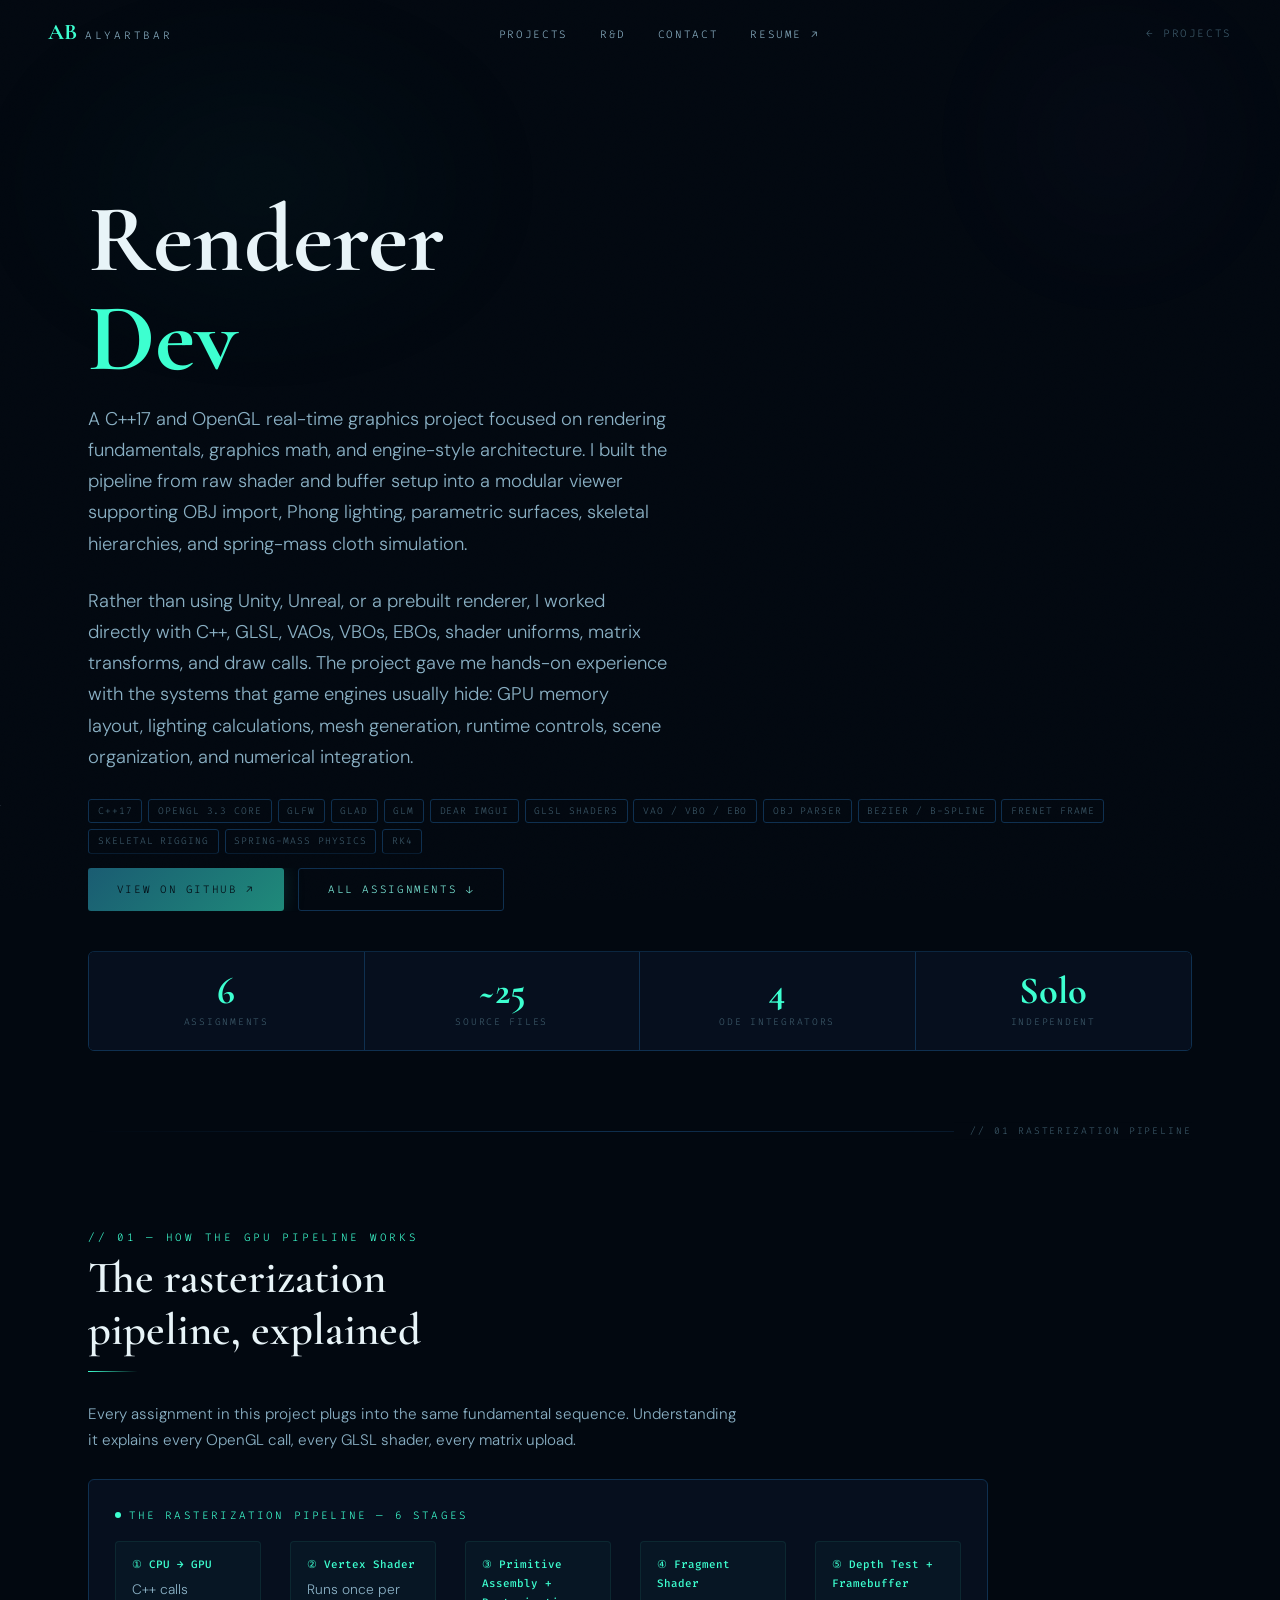
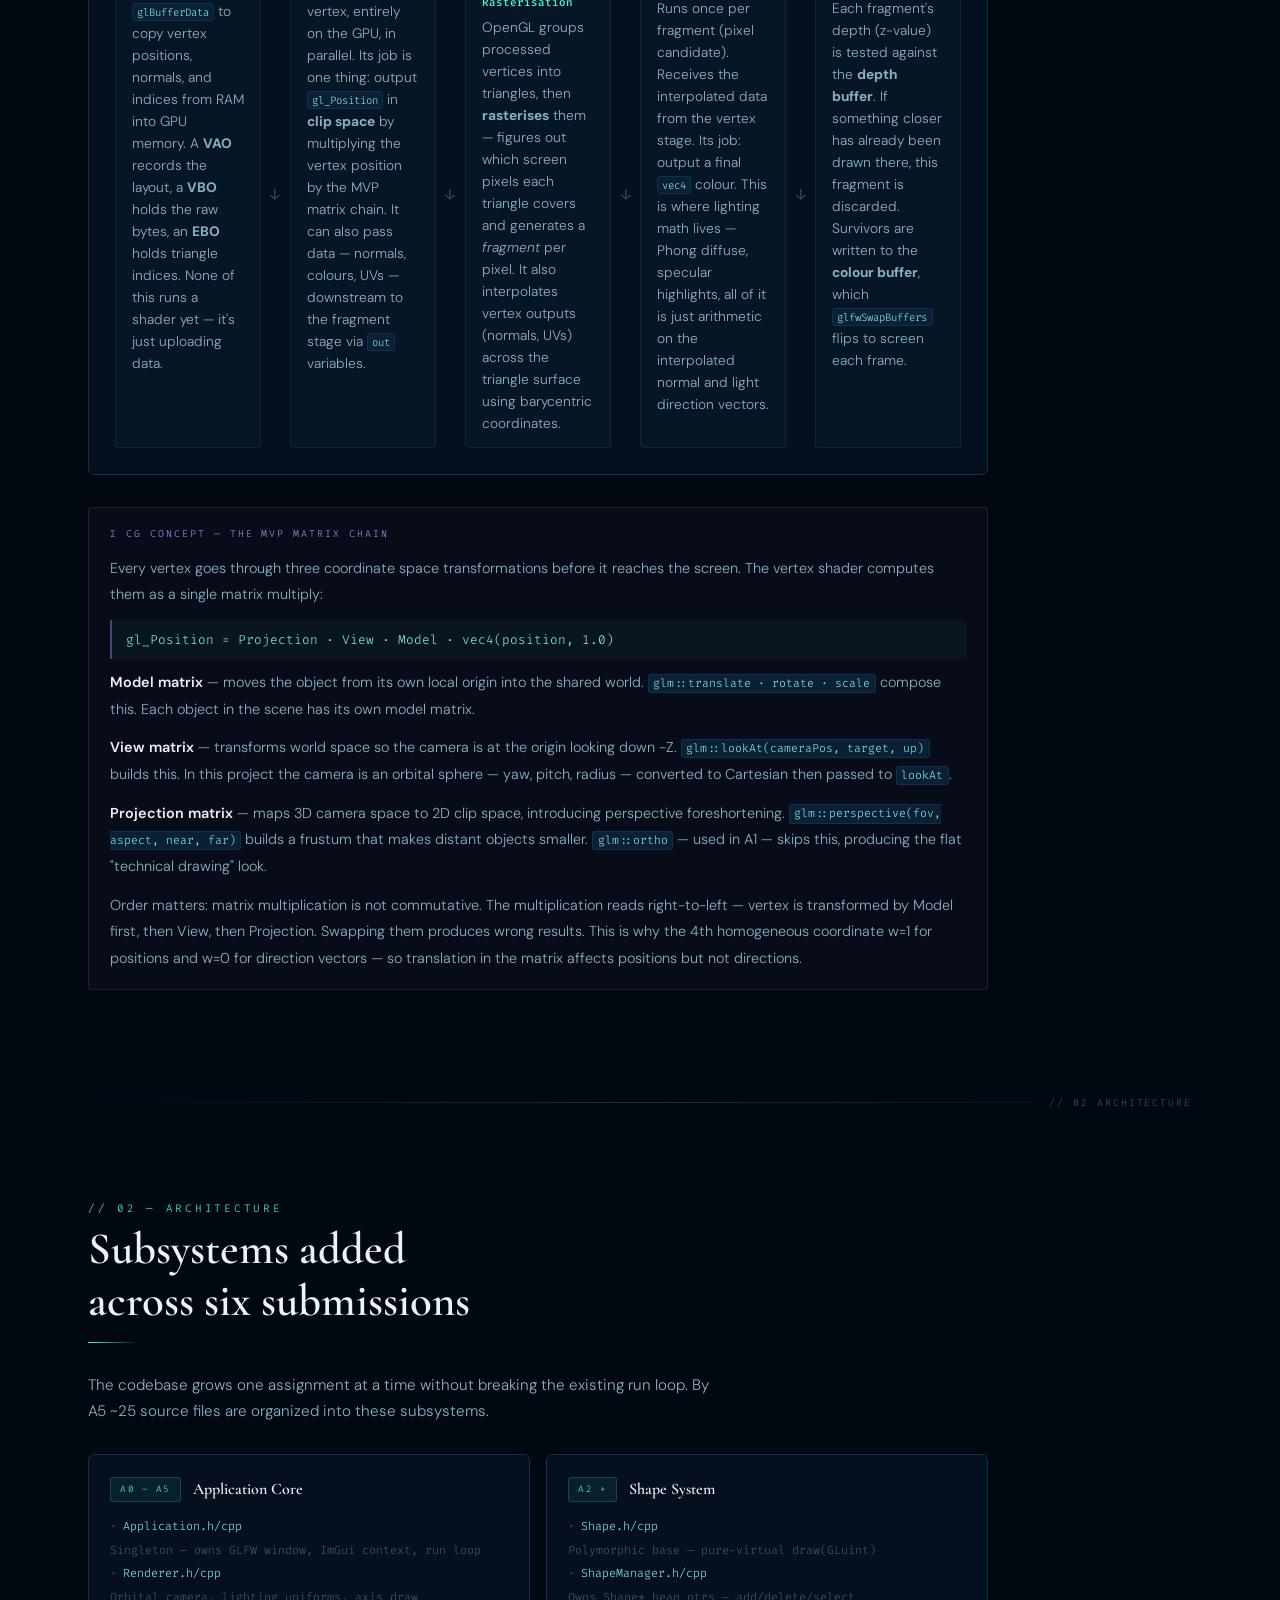
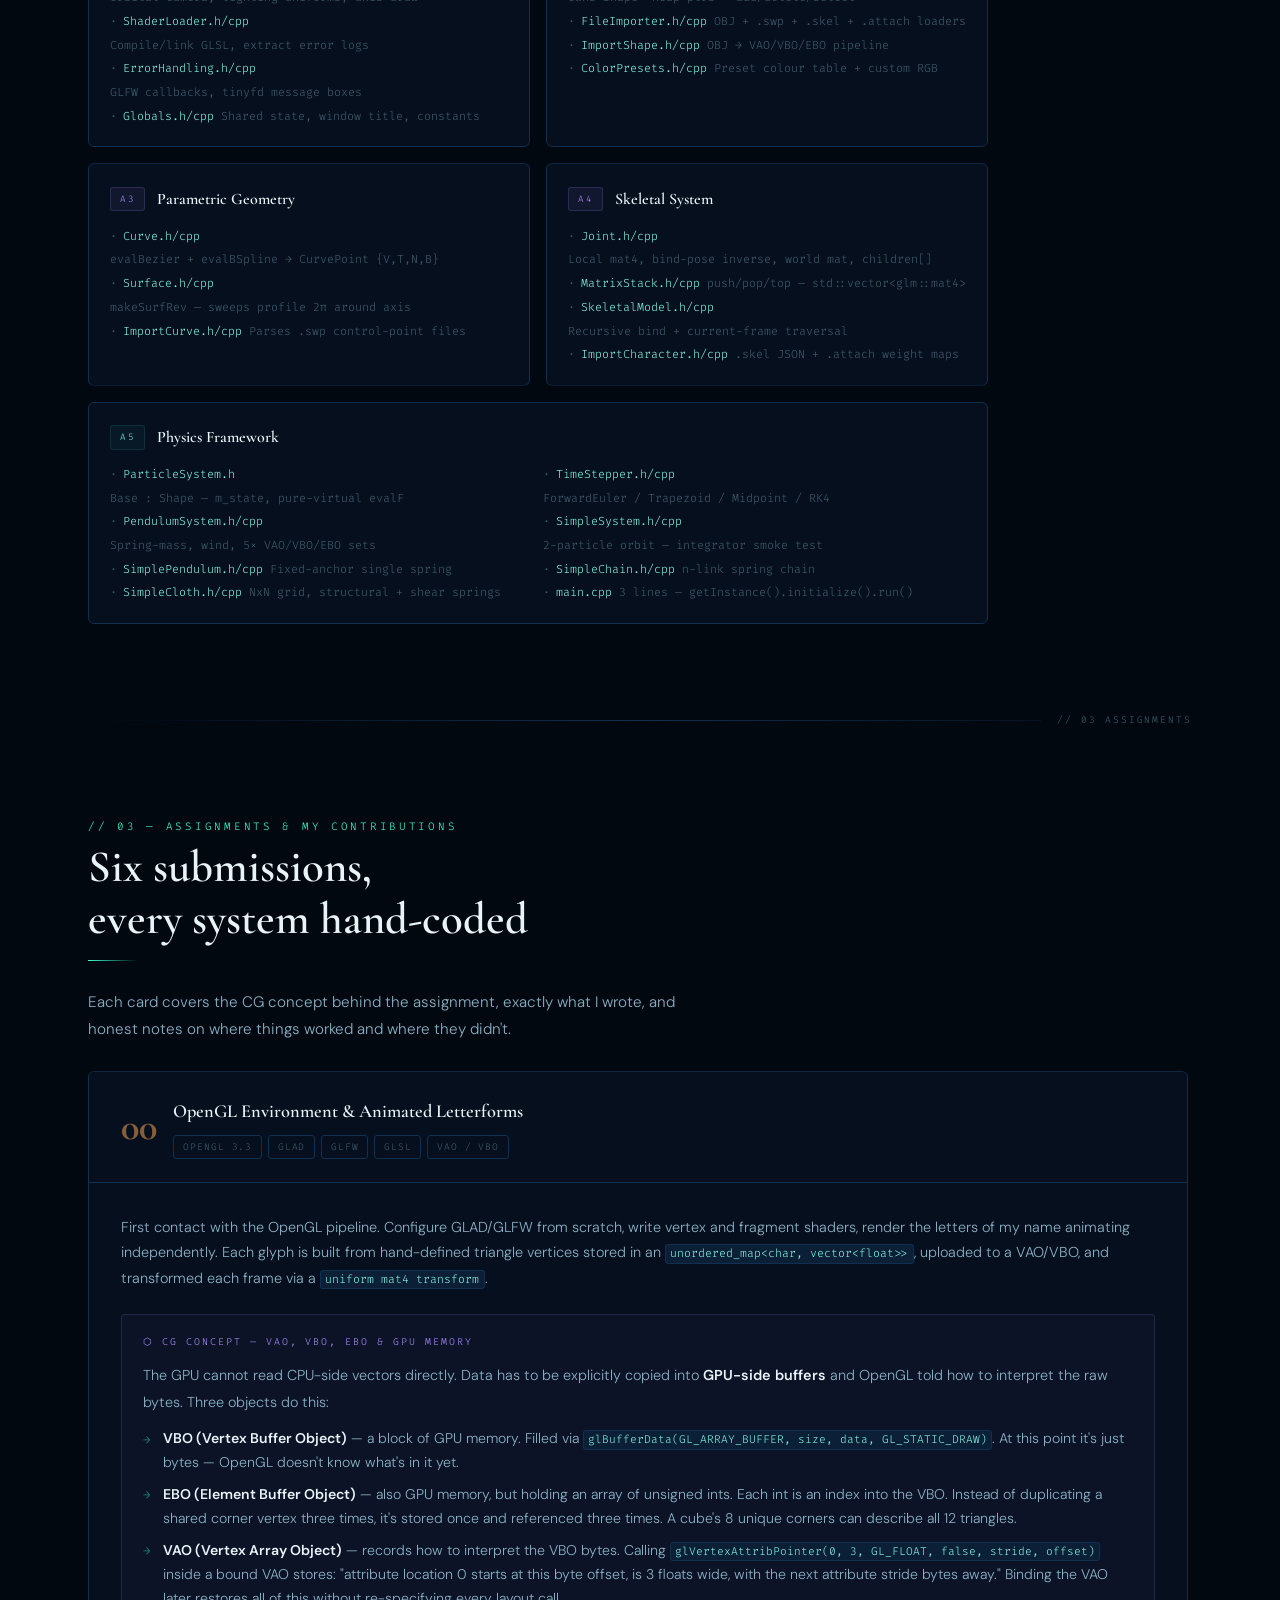
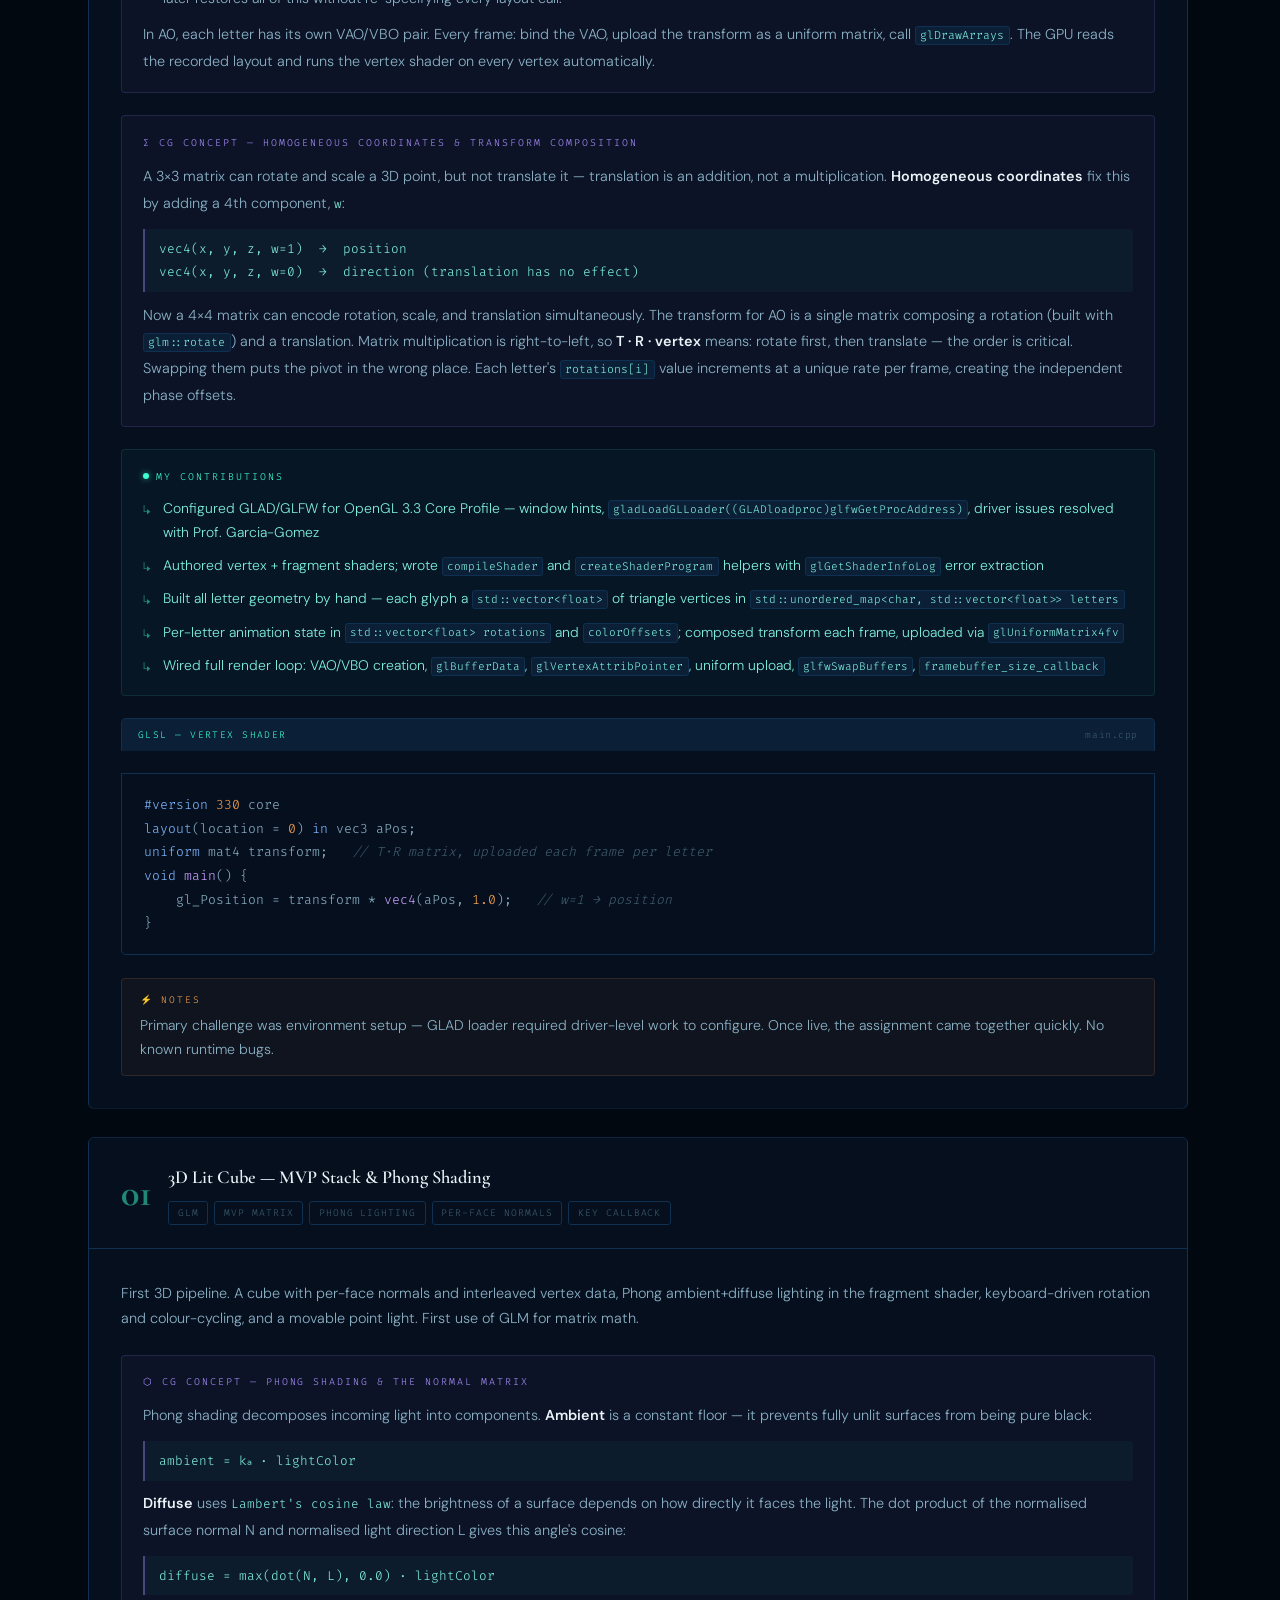
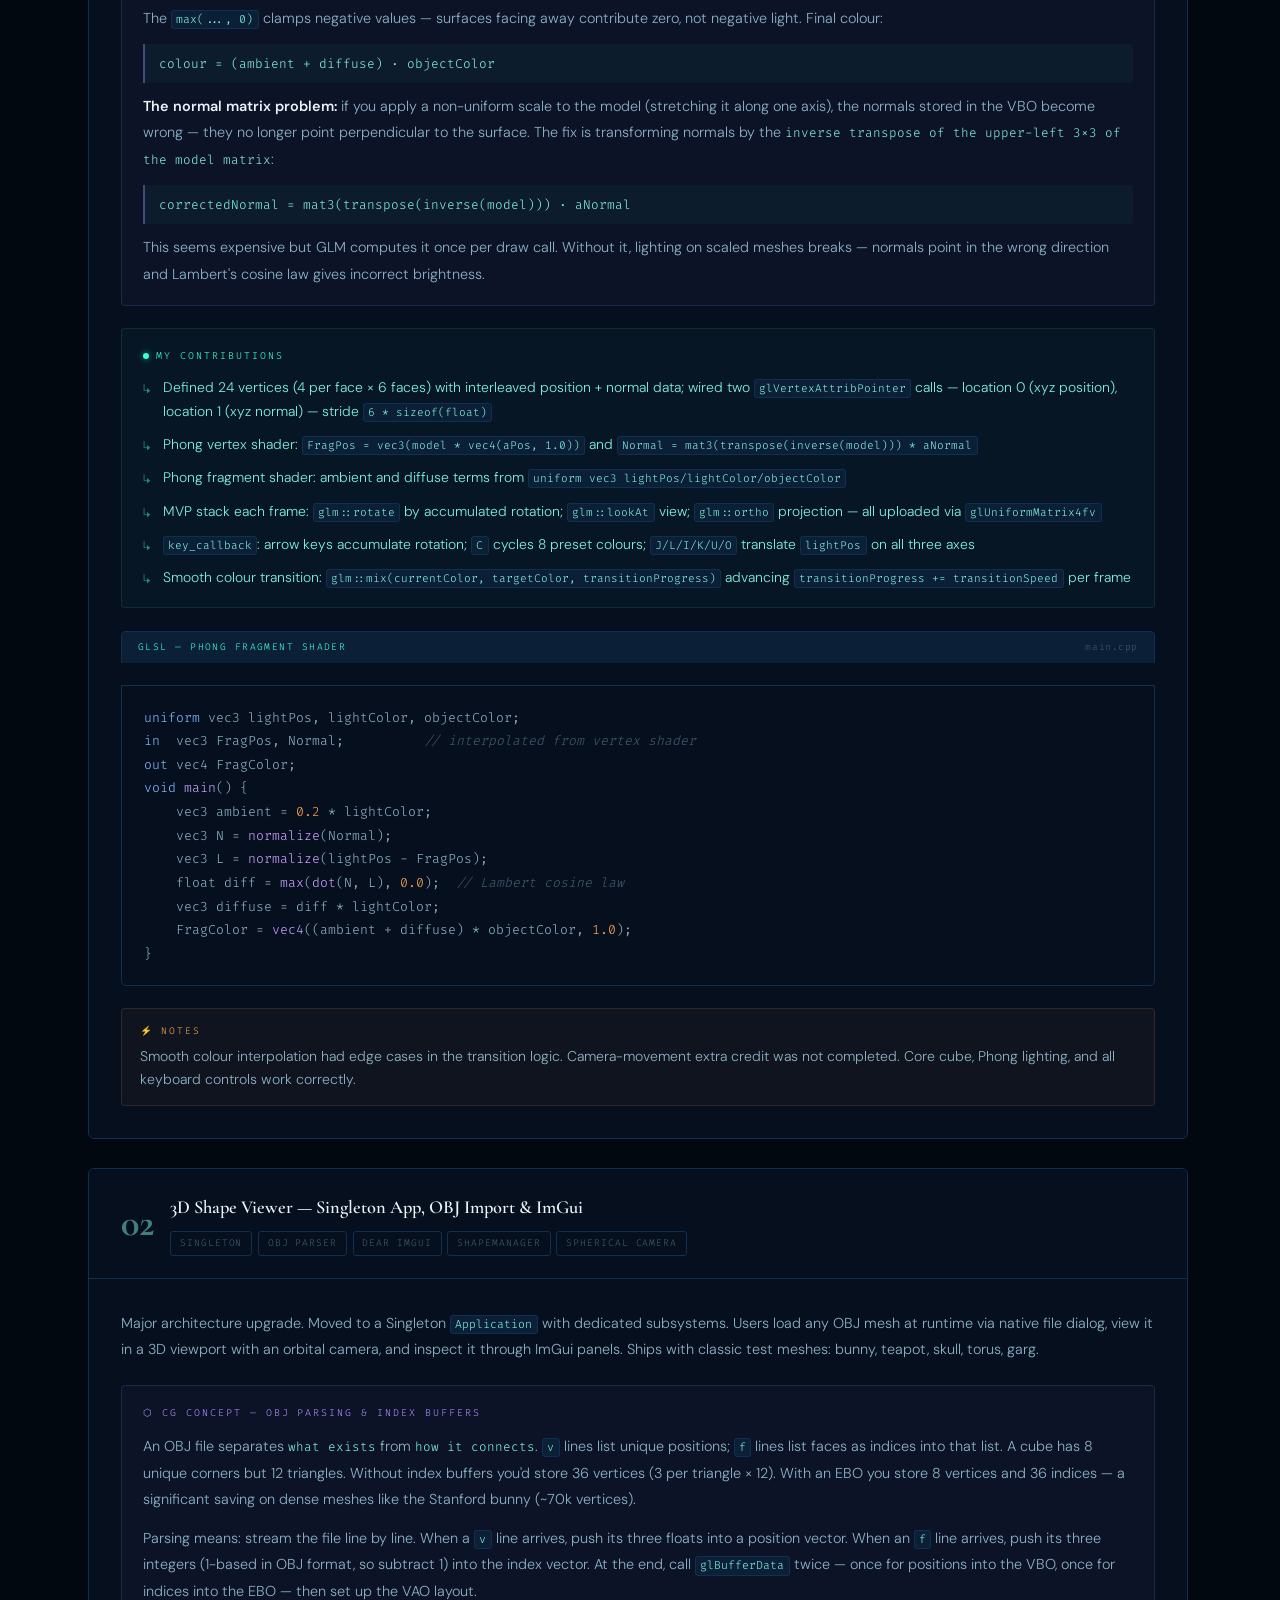
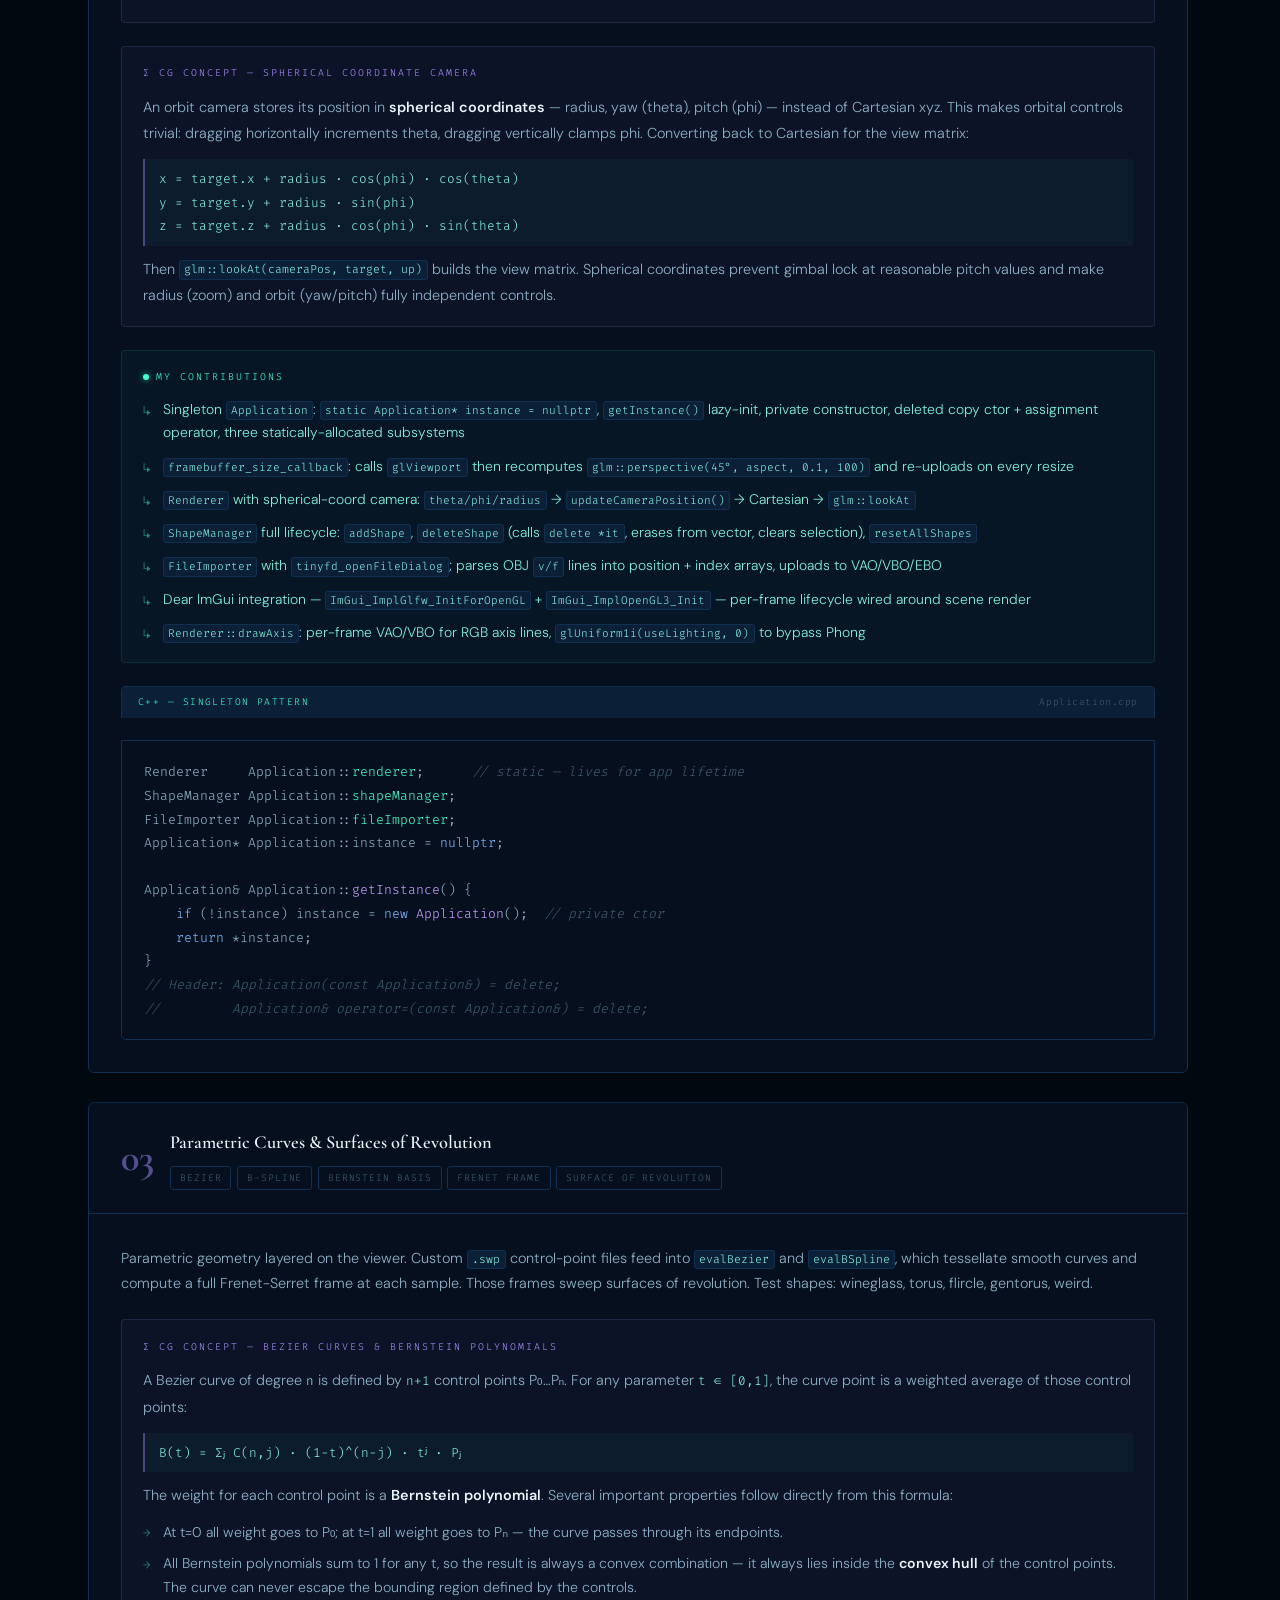
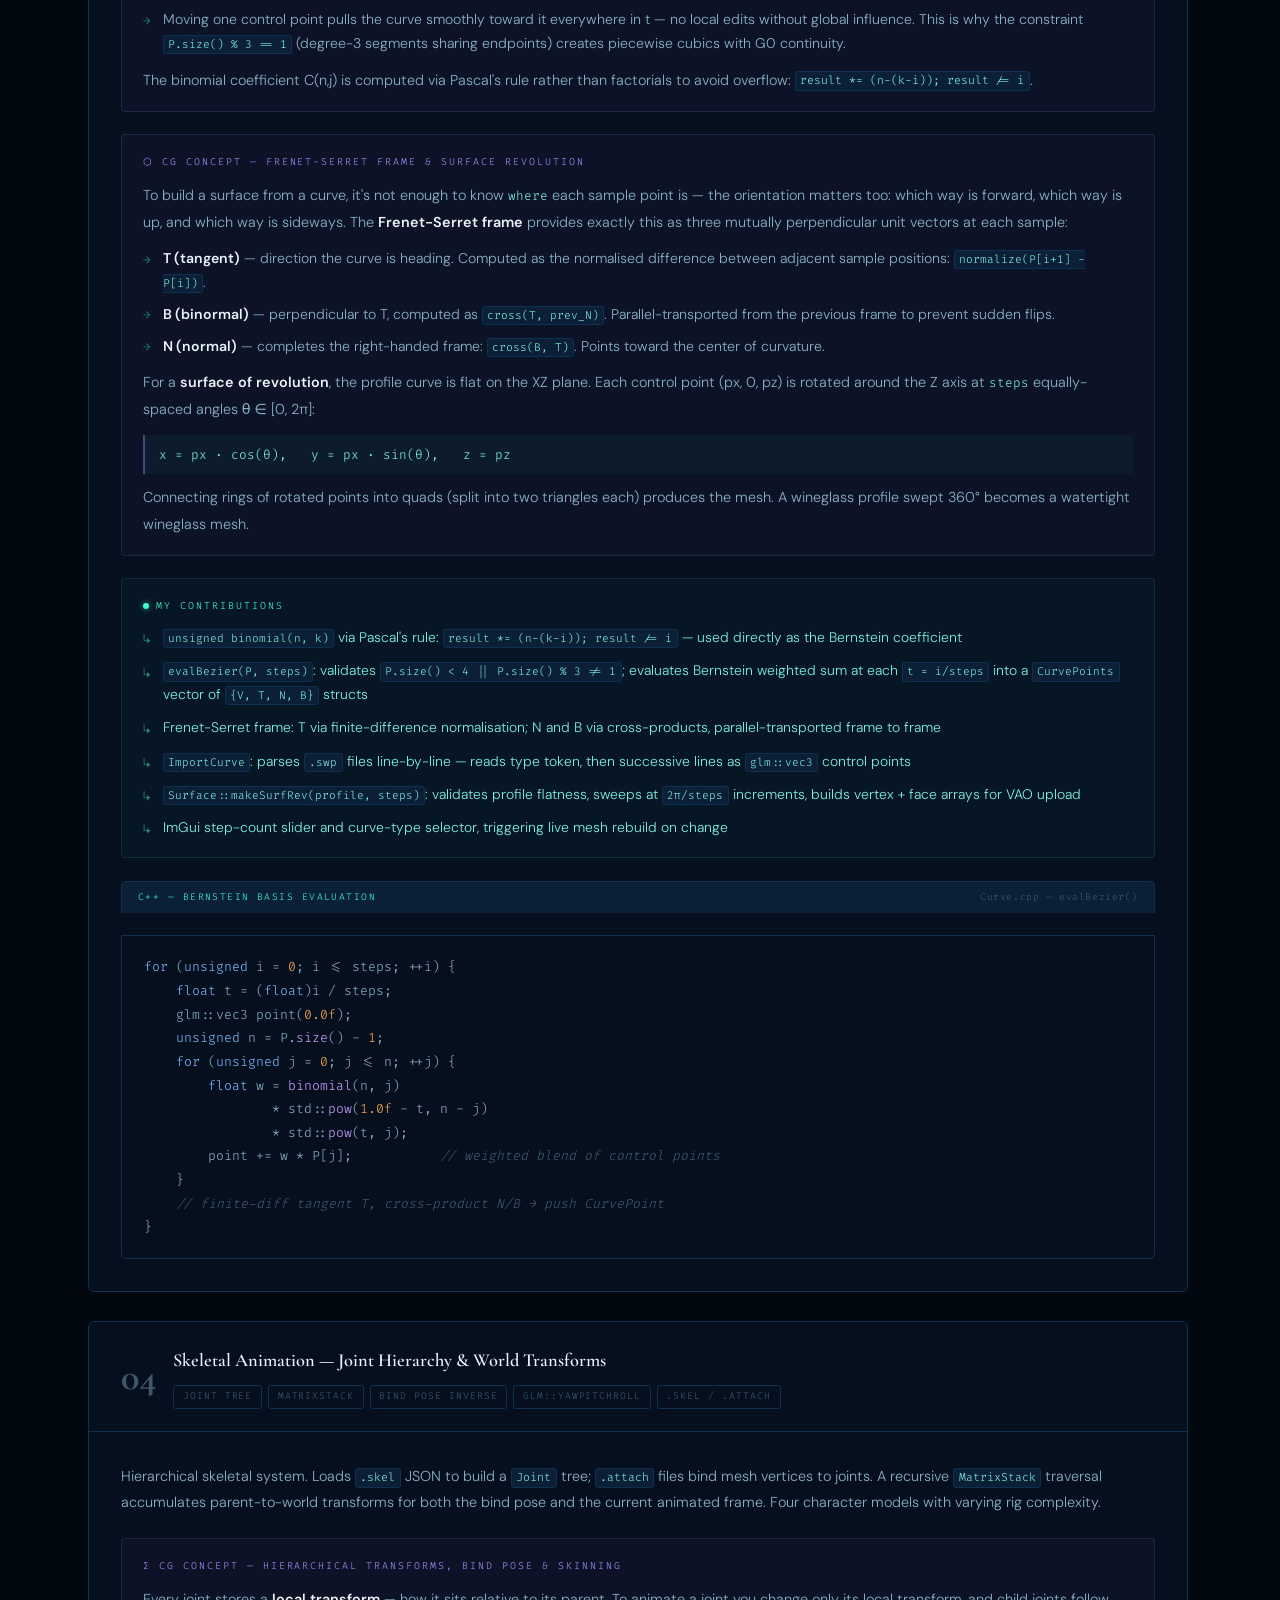
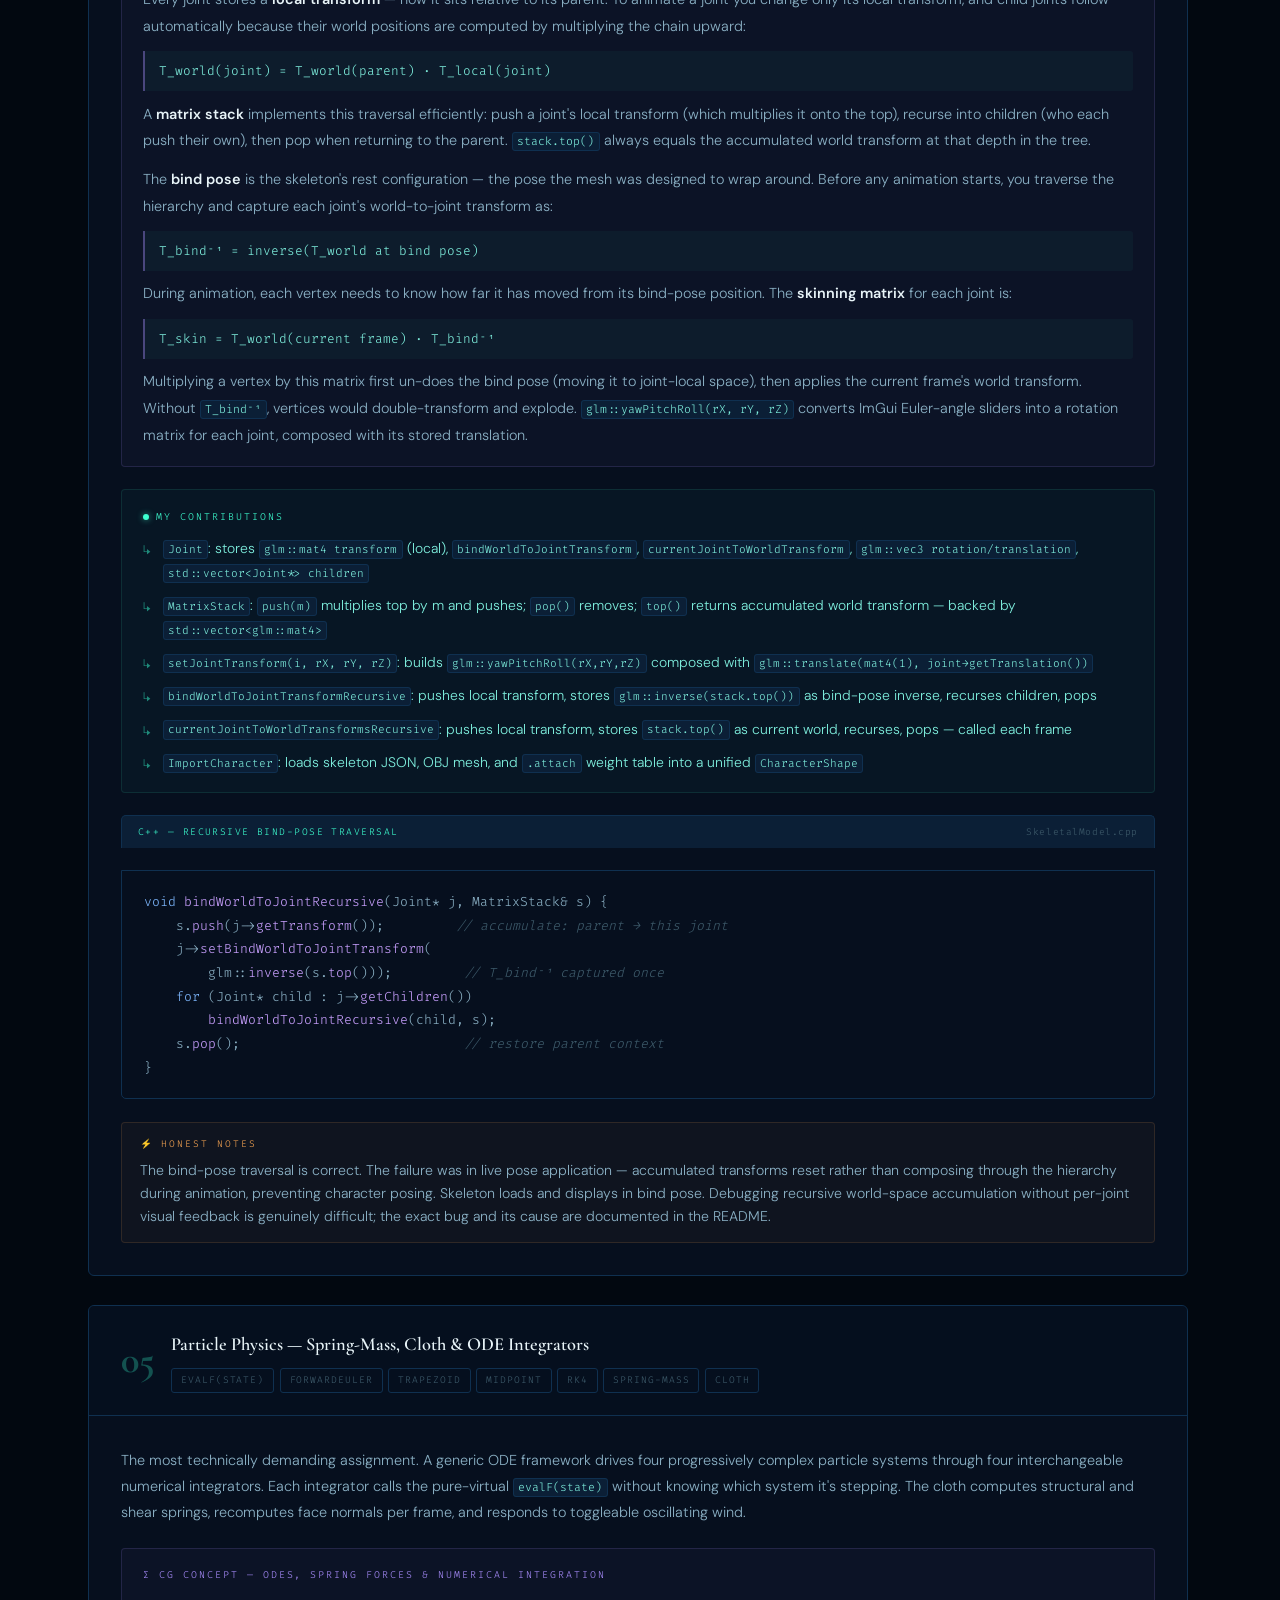
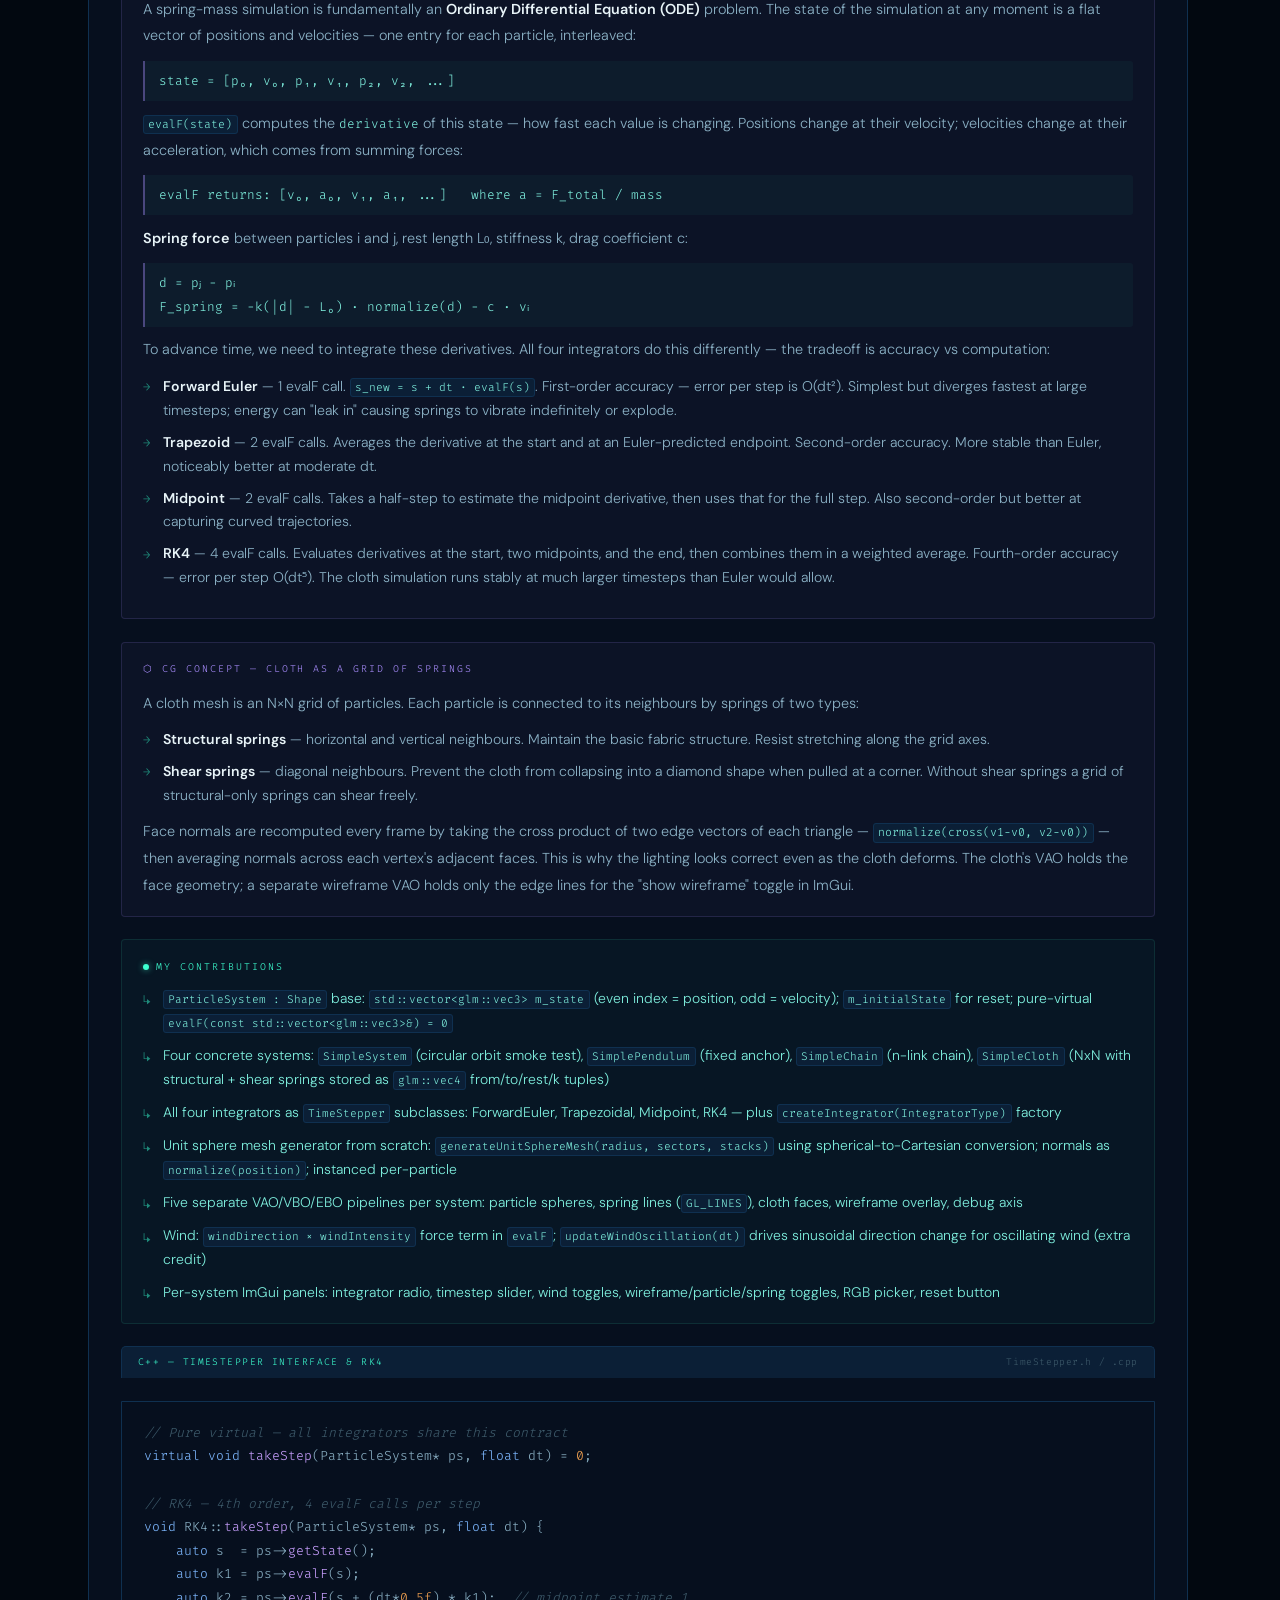
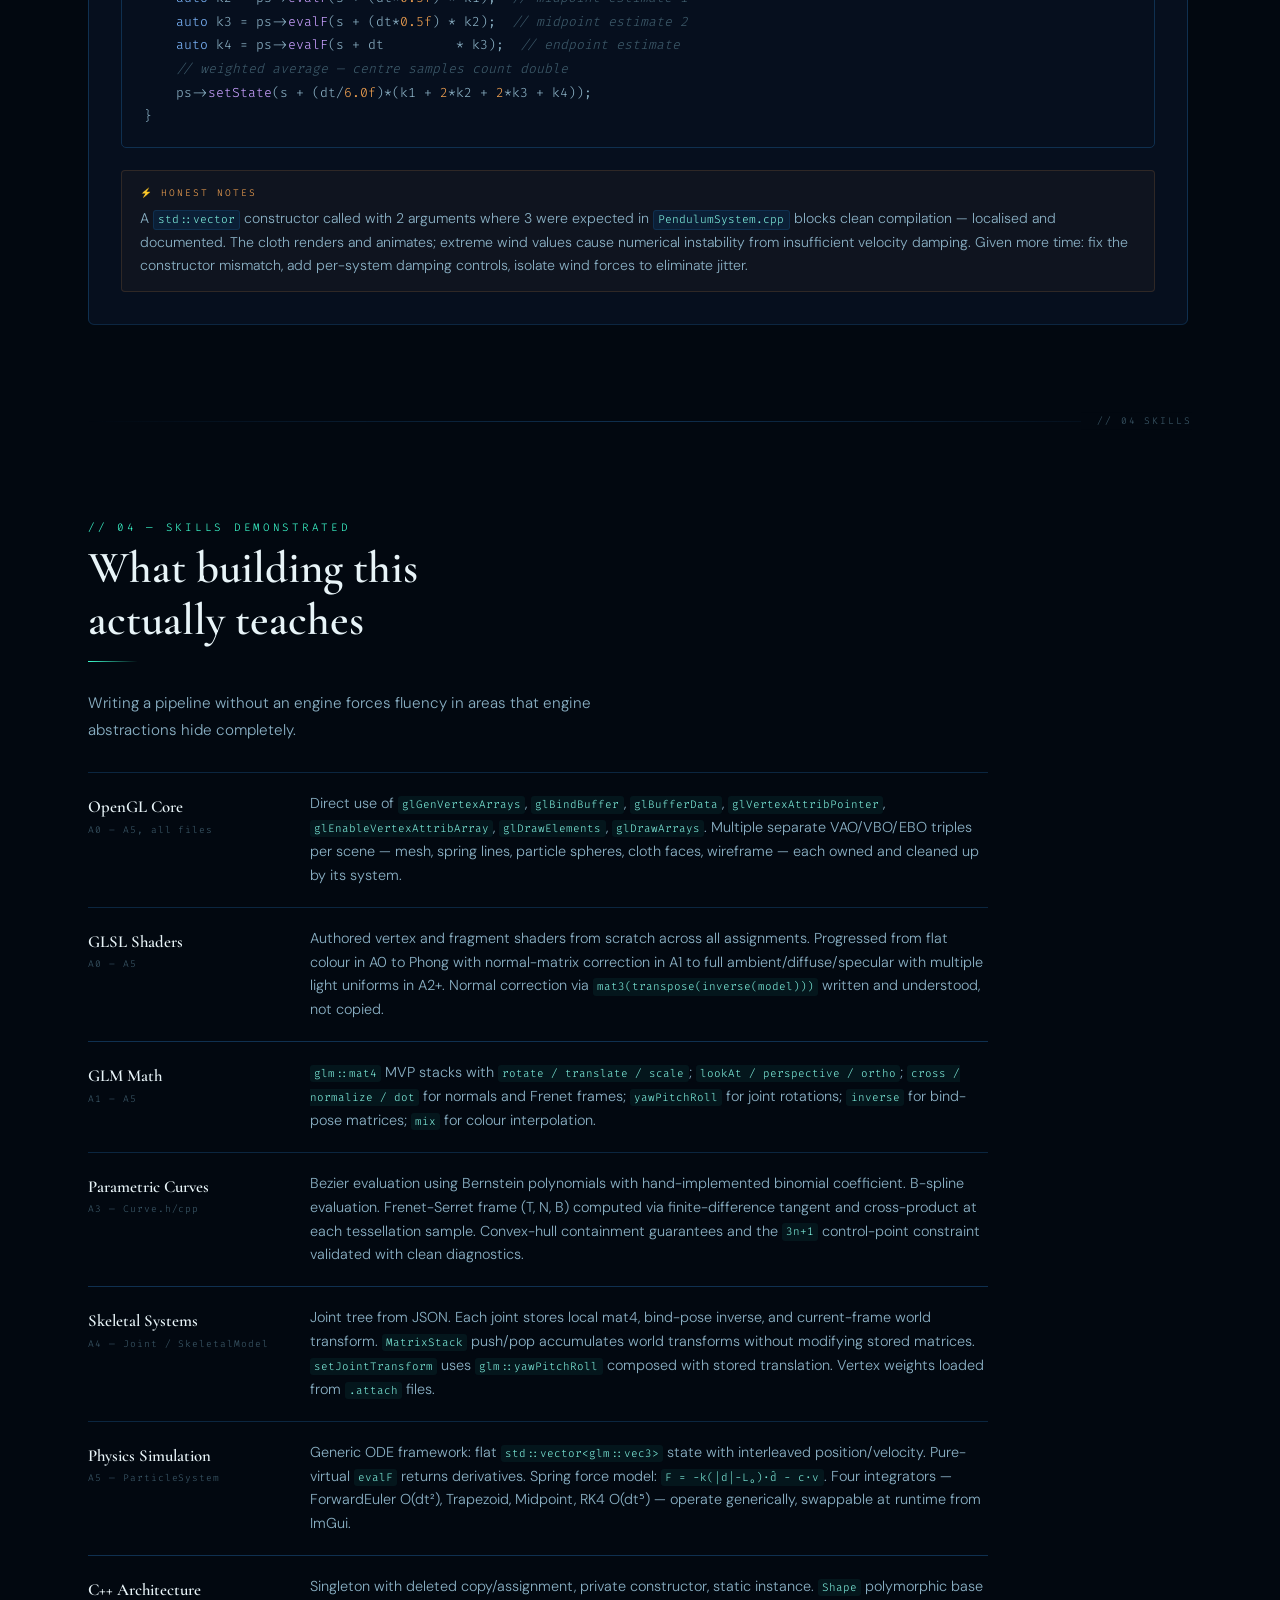
<file: raytracer.html>
<!DOCTYPE html>
<html lang="en">
<head>
  <meta charset="UTF-8" />
  <meta name="viewport" content="width=device-width, initial-scale=1.0" />
  <meta name="description" content="Raytracer & OpenGL Graphics Engine — C++ graphics pipeline built from scratch. By Alyssa Barrientos." />
  <title>Raytracer Dev · AlyArtBar</title>
  <link rel="preconnect" href="https://fonts.googleapis.com" />
  <link rel="preconnect" href="https://fonts.gstatic.com" crossorigin />
  <link href="https://fonts.googleapis.com/css2?family=Cormorant+Garamond:ital,wght@0,300;0,600;0,700;1,300&family=Fira+Code:wght@400;500&family=DM+Sans:ital,wght@0,300;0,400;1,300&display=swap" rel="stylesheet" />

<style>
/* ─── Reset ─────────────────────────────────────────────── */
*, *::before, *::after { box-sizing: border-box; margin: 0; padding: 0; }
html { scroll-behavior: smooth; }
img, svg { display: block; max-width: 100%; }

/* ─── Design tokens (matches AlyArtBar system) ───────────── */
:root {
  --void:    #020810;
  --abyss:   #060f1e;
  --trench:  #0b1f36;
  --depth:   #0f3050;
  --current: #1a5c72;
  --thermal: #1f8a7a;
  --biolume: #3dffd0;
  --seafoam: #7eeedd;
  --nebula:  #a78bfa;
  --star:    #e8f4f8;
  --mist:    #8ab0c4;
  --ghost:   #3d5a6a;
  --amber:   #f0a050;
  --fd: 'Cormorant Garamond', Georgia, serif;
  --fm: 'Fira Code', 'Courier New', monospace;
  --fb: 'DM Sans', system-ui, sans-serif;
  --ease: cubic-bezier(.16,1,.3,1);
}

/* ─── Base ───────────────────────────────────────────────── */
body {
  background: var(--void);
  color: var(--star);
  font-family: var(--fb);
  font-weight: 300;
  font-size: clamp(.875rem, 2.2vw, 1rem);
  line-height: 1.75;
  overflow-x: hidden;
}
/* Custom cursor — desktop only, applied via JS */
body.has-cursor { cursor: none; }

::selection { background: rgba(61,255,208,.2); color: var(--biolume); }
::-webkit-scrollbar { width: 4px; }
::-webkit-scrollbar-track { background: var(--abyss); }
::-webkit-scrollbar-thumb { background: var(--depth); border-radius: 2px; }
::-webkit-scrollbar-thumb:hover { background: var(--current); }
:focus-visible { outline: 1.5px solid var(--biolume); outline-offset: 3px; }

/* ─── Atmosphere ─────────────────────────────────────────── */
.grain {
  position: fixed; inset: 0; z-index: 1; pointer-events: none;
  background-image: url("data:image/svg+xml,%3Csvg viewBox='0 0 256 256' xmlns='http://www.w3.org/2000/svg'%3E%3Cfilter id='n'%3E%3CfeTurbulence type='fractalNoise' baseFrequency='.9' numOctaves='4' stitchTiles='stitch'/%3E%3C/filter%3E%3Crect width='100%25' height='100%25' filter='url(%23n)'/%3E%3C/svg%3E");
  background-size: 200px; opacity: .032; mix-blend-mode: overlay;
}
#stars { position: fixed; inset: 0; z-index: 0; pointer-events: none; }

/* ─── Cursor (hidden on touch) ───────────────────────────── */
#cursor-ring, #cursor-dot {
  display: none;
  position: fixed; z-index: 9999; border-radius: 50%; pointer-events: none;
  transform: translate(-50%,-50%); transition: width 180ms, height 180ms;
}
body.has-cursor #cursor-ring,
body.has-cursor #cursor-dot { display: block; }
#cursor-ring { width: 28px; height: 28px; border: 1px solid rgba(61,255,208,.4); }
#cursor-dot  { width: 6px;  height: 6px;  background: var(--biolume); box-shadow: 0 0 8px rgba(61,255,208,.6); }
#cursor-ring.h { width: 44px; height: 44px; border-color: rgba(61,255,208,.6); }

/* ─── Nav ────────────────────────────────────────────────── */
#site-nav {
  position: fixed; top: 0; left: 0; right: 0; z-index: 100;
  padding: 1rem 1.25rem;
  transition: background 350ms var(--ease), backdrop-filter 350ms var(--ease);
}
#site-nav.scrolled {
  background: rgba(2,8,16,.9);
  backdrop-filter: blur(14px);
  border-bottom: 1px solid var(--depth);
}
.nav-inner {
  display: flex; align-items: center; justify-content: space-between;
  max-width: 1200px; margin: 0 auto; gap: 1rem;
}
.nav-brand { display: flex; align-items: baseline; gap: .5rem; text-decoration: none; flex-shrink: 0; }
.brand-i { font-family: var(--fd); font-size: 1.4rem; font-weight: 700; color: var(--biolume); line-height: 1; }
.brand-n { font-family: var(--fm); font-size: .68rem; letter-spacing: .25em; color: var(--mist); text-transform: uppercase; }
.nav-links { display: none; align-items: center; gap: 2rem; list-style: none; }
.nav-links a {
  font-family: var(--fm); font-size: .68rem; letter-spacing: .15em; text-transform: uppercase;
  color: var(--mist); text-decoration: none; position: relative; padding-bottom: 2px; transition: color 180ms;
}
.nav-links a::after {
  content: ''; position: absolute; bottom: -2px; left: 0; right: 0; height: 1px;
  background: var(--biolume); transform: scaleX(0); transform-origin: left; transition: transform 350ms var(--ease);
}
.nav-links a:hover { color: var(--seafoam); }
.nav-links a:hover::after { transform: scaleX(1); }
.nav-back {
  font-family: var(--fm); font-size: .68rem; letter-spacing: .15em; text-transform: uppercase;
  color: var(--ghost); text-decoration: none; transition: color 180ms; white-space: nowrap;
}
.nav-back::before { content: '← '; }
.nav-back:hover { color: var(--biolume); }

/* ─── Layout ─────────────────────────────────────────────── */
main {
  position: relative; z-index: 2;
  max-width: 1200px; margin: 0 auto;
  padding: 0 1.25rem;
}
.section { padding: 4rem 0; }
.container { max-width: 900px; }

/* Zone divider */
.zone-div {
  position: relative; height: 1px; z-index: 2;
  background: linear-gradient(to right, transparent, var(--depth), transparent);
}
.zone-div::after {
  content: attr(data-d); position: absolute; right: 0; top: 50%; transform: translateY(-50%);
  font-family: var(--fm); font-size: .6rem; letter-spacing: .2em; text-transform: uppercase;
  color: var(--ghost); background: var(--void); padding-left: 1rem;
}

/* Reveal */
.rv {
  opacity: 0; clip-path: inset(0 0 30px 0);
  transition: opacity 700ms var(--ease), clip-path 700ms var(--ease);
}
.rv.on { opacity: 1; clip-path: inset(0 0 0 0); }

/* ─── Typography helpers ─────────────────────────────────── */
.eyebrow {
  font-family: var(--fm); font-size: .68rem; letter-spacing: .25em;
  text-transform: uppercase; color: var(--biolume); margin-bottom: .4rem;
}
.section-title {
  font-family: var(--fd); font-size: clamp(1.7rem, 4vw, 2.8rem); font-weight: 600;
  color: var(--star); line-height: 1.15; margin-bottom: .9rem;
}
.section-rule { width: 50px; height: 1px; background: linear-gradient(to right, var(--biolume), transparent); margin-bottom: 1.8rem; }

/* Tags */
.tags { display: flex; flex-wrap: wrap; gap: .35rem; }
.tag {
  font-family: var(--fm); font-size: .6rem; letter-spacing: .1em; text-transform: uppercase;
  color: var(--ghost); border: 1px solid var(--depth); border-radius: 3px; padding: .18rem .55rem;
  transition: border-color 180ms, color 180ms;
}
.tag:hover { border-color: var(--current); color: var(--mist); }

/* Inline code */
code {
  font-family: var(--fm); font-size: .8em; background: var(--trench);
  border: 1px solid var(--depth); border-radius: 3px; padding: .1em .38em;
  color: var(--seafoam); word-break: break-word;
}

/* Buttons */
.btn {
  display: inline-flex; align-items: center; justify-content: center;
  padding: .7rem 1.8rem; font-family: var(--fm); font-size: .68rem; letter-spacing: .15em;
  text-transform: uppercase; text-decoration: none; border-radius: 3px;
  transition: all 350ms var(--ease); border: none;
}
.btn-p { background: linear-gradient(135deg, var(--current), var(--thermal)); color: var(--void); box-shadow: 0 0 20px rgba(31,138,122,.25); }
.btn-p:hover { box-shadow: 0 0 32px rgba(61,255,208,.4); transform: translateY(-2px); }
.btn-g { background: transparent; color: var(--seafoam); border: 1px solid var(--depth); }
.btn-g:hover { border-color: var(--biolume); color: var(--biolume); transform: translateY(-2px); box-shadow: 0 0 16px rgba(61,255,208,.1); }

/* ─── HERO ───────────────────────────────────────────────── */
.hero { padding: 8rem 0 3.5rem; position: relative; }
.orb { position: absolute; border-radius: 50%; filter: blur(80px); pointer-events: none; }
.o1 { width: min(500px, 80vw); height: 250px; background: radial-gradient(ellipse, var(--thermal), transparent 70%); top: 60px; left: -80px; opacity: .1; animation: od 18s ease-in-out infinite alternate; }
.o2 { width: min(280px, 60vw); height: 280px; background: radial-gradient(ellipse, var(--nebula), transparent 70%); top: 0; right: -60px; opacity: .05; animation: od 24s ease-in-out infinite alternate-reverse; }
@keyframes od { from { transform: translate(0,0); } to { transform: translate(20px, 25px); } }

.hero-meta { display: flex; flex-wrap: wrap; align-items: center; gap: .6rem; margin-bottom: .8rem; }
.hero-chip { font-family: var(--fm); font-size: .6rem; letter-spacing: .2em; text-transform: uppercase; color: var(--ghost); }
.hero-chip::before { content: '// '; color: var(--current); }
.hero-title {
  font-family: var(--fd); font-size: clamp(2.6rem, 9vw, 6rem);
  font-weight: 700; line-height: 1.04; color: var(--star); margin-bottom: .9rem;
}
.hero-title span { color: var(--biolume); }
.hero-sub {
  font-size: clamp(.92rem, 2vw, 1.15rem); color: var(--mist);
  max-width: 580px; line-height: 1.7; margin-bottom: 1.6rem;
}
.hero-links { display: flex; flex-wrap: wrap; gap: .9rem; margin-bottom: 2.5rem; }

/* Stats bar — 2 cols on mobile, 4 on wide */
.stats {
  display: grid; grid-template-columns: 1fr 1fr;
  border: 1px solid var(--depth); border-radius: 6px; overflow: hidden;
}
.stat {
  padding: 1.2rem .8rem; text-align: center; border-right: 1px solid var(--depth);
  border-bottom: 1px solid var(--depth); background: var(--abyss); transition: background 350ms;
}
.stat:nth-child(2n) { border-right: none; }
.stat:nth-last-child(-n+2) { border-bottom: none; }
.stat:hover { background: var(--trench); }
.stat-n { font-family: var(--fd); font-size: clamp(1.6rem,4vw,2.4rem); font-weight: 700; color: var(--biolume); line-height: 1; margin-bottom: .25rem; }
.stat-l { font-family: var(--fm); font-size: .6rem; letter-spacing: .18em; text-transform: uppercase; color: var(--ghost); }

/* ─── Pipeline Concept ───────────────────────────────────── */
/* A full-width concept explainer between hero and architecture */
.pipe-concept {
  background: var(--abyss); border: 1px solid var(--depth);
  border-radius: 6px; padding: 1.6rem; margin-bottom: 2rem;
}
.pipe-concept-title {
  font-family: var(--fm); font-size: .68rem; letter-spacing: .2em; text-transform: uppercase;
  color: var(--biolume); margin-bottom: 1rem; display: flex; align-items: center; gap: .5rem;
}
.pipe-concept-title::before { content: ''; width: 6px; height: 6px; border-radius: 50%; background: var(--biolume); flex-shrink: 0; }
.pipe-stages {
  display: flex; flex-direction: column; gap: .6rem;
}
.pipe-stage {
  display: flex; flex-direction: column; gap: .25rem;
  background: rgba(61,255,208,.03); border: 1px solid rgba(61,255,208,.08);
  border-radius: 4px; padding: .8rem 1rem;
}
.ps-label { font-family: var(--fm); font-size: .68rem; color: var(--biolume); font-weight: 500; }
.ps-desc { font-size: .86rem; color: var(--mist); line-height: 1.6; }
.ps-desc code { font-size: .78em; }
.pipe-arrow { text-align: center; color: var(--ghost); font-family: var(--fm); font-size: .75rem; line-height: 1; }

/* ─── Architecture ───────────────────────────────────────── */
/* Default: 1 col. Expands at 640px. */
.arch-grid {
  display: grid;
  grid-template-columns: 1fr;
  gap: 1rem; margin-top: 1.8rem;
}
.arch-card {
  background: var(--abyss); border: 1px solid var(--depth);
  border-radius: 6px; padding: 1.3rem; min-width: 0;
}
.arch-header { display: flex; align-items: center; gap: .75rem; margin-bottom: .9rem; flex-wrap: wrap; }
.arch-badge {
  font-family: var(--fm); font-size: .58rem; letter-spacing: .12em; text-transform: uppercase;
  padding: .2rem .6rem; border-radius: 3px; flex-shrink: 0;
}
.ab-core  { background: rgba(61,255,208,.07);  color: var(--biolume); border: 1px solid rgba(61,255,208,.18); }
.ab-new   { background: rgba(167,139,250,.07); color: var(--nebula);  border: 1px solid rgba(167,139,250,.18); }
.ab-phys  { background: rgba(31,138,122,.09);  color: var(--seafoam); border: 1px solid rgba(31,138,122,.22); }
.arch-title { font-family: var(--fd); font-size: 1rem; font-weight: 600; color: var(--star); }
.arch-files { list-style: none; display: flex; flex-direction: column; gap: .38rem; }
.arch-files li {
  display: flex; flex-wrap: wrap; gap: .4rem; align-items: baseline;
  font-family: var(--fm); font-size: .73rem; line-height: 1.5;
}
.arch-files li::before { content: '·'; color: var(--ghost); flex-shrink: 0; }
.af-n { color: var(--seafoam); flex-shrink: 0; }
.af-d { color: var(--ghost); }

/* ─── Assignment Cards ───────────────────────────────────── */
.assignments { display: flex; flex-direction: column; gap: 1.8rem; margin-top: 1.8rem; }

.acard {
  background: var(--abyss); border: 1px solid var(--depth);
  border-radius: 6px; overflow: hidden; position: relative;
  transition: border-color 350ms, box-shadow 350ms;
}
.acard::before {
  content: ''; position: absolute; top: 0; left: 0; right: 0; height: 1.5px;
  opacity: 0; transition: opacity 350ms;
}
.a0::before { background: linear-gradient(to right, transparent, var(--amber),   transparent); }
.a1::before { background: linear-gradient(to right, transparent, var(--biolume),  transparent); }
.a2::before { background: linear-gradient(to right, transparent, var(--seafoam),  transparent); }
.a3::before { background: linear-gradient(to right, transparent, var(--nebula),   transparent); }
.a4::before { background: linear-gradient(to right, transparent, var(--mist),     transparent); }
.a5::before { background: linear-gradient(to right, transparent, var(--thermal),  transparent); }
.acard:hover { border-color: var(--current); box-shadow: 0 8px 30px rgba(15,48,80,.5); }
.acard:hover::before { opacity: 1; }

/* Assignment header — always horizontal flex that wraps */
.acard-head {
  display: flex; flex-wrap: wrap; align-items: center; gap: 1rem;
  padding: 1.2rem 1.4rem; border-bottom: 1px solid var(--depth);
  background: rgba(6,15,30,.6);
}
.acard-num {
  font-family: var(--fd); font-size: clamp(1.6rem, 4vw, 2.4rem);
  font-weight: 700; line-height: 1; flex-shrink: 0;
}
.a0 .acard-num { color: var(--amber);   opacity: .55; }
.a1 .acard-num { color: var(--biolume); opacity: .5;  }
.a2 .acard-num { color: var(--seafoam); opacity: .5;  }
.a3 .acard-num { color: var(--nebula);  opacity: .5;  }
.a4 .acard-num { color: var(--mist);    opacity: .45; }
.a5 .acard-num { color: var(--thermal); opacity: .55; }
.acard-ht { flex: 1; min-width: 200px; }
.acard-title { font-family: var(--fd); font-size: clamp(1rem, 2.5vw, 1.15rem); font-weight: 600; color: var(--star); margin-bottom: .5rem; }

/* Assignment body */
.acard-body { padding: 1.4rem; display: flex; flex-direction: column; gap: 1.2rem; }

/* Description */
.adesc { color: var(--mist); font-size: .9rem; line-height: 1.78; }

/* ─── CG Concept boxes ───────────────────────────────────── */
.concept {
  background: rgba(167,139,250,.04); border: 1px solid rgba(167,139,250,.15);
  border-radius: 4px; padding: 1rem 1.1rem;
}
.concept-label {
  font-family: var(--fm); font-size: .62rem; letter-spacing: .2em;
  text-transform: uppercase; color: var(--nebula); margin-bottom: .75rem;
}
.concept-body { color: var(--mist); font-size: .9rem; line-height: 1.85; }
.concept-body p { margin-bottom: .75rem; }
.concept-body p:last-child { margin-bottom: 0; }
.concept-body strong { color: var(--star); font-weight: 600; }
.concept-body em { color: var(--seafoam); font-style: normal; font-family: var(--fm); font-size: .88em; }
/* Equation block */
.eq {
  display: block; font-family: var(--fm); font-size: .8rem;
  color: var(--seafoam); margin: .6rem 0; padding: .5rem .9rem;
  background: rgba(61,255,208,.04); border-left: 2px solid rgba(167,139,250,.4);
  border-radius: 0 3px 3px 0; overflow-x: auto; white-space: pre;
}
/* Step list inside concept */
.concept-steps { list-style: none; display: flex; flex-direction: column; gap: .5rem; margin: .65rem 0; }
.concept-steps li {
  position: relative; padding-left: 1.25rem;
  font-size: .88rem; color: var(--mist); line-height: 1.7;
}
.concept-steps li::before {
  content: '→'; position: absolute; left: 0; top: .18em;
  color: var(--thermal); font-family: var(--fm); font-size: .78rem;
}

/* ─── My Contributions ───────────────────────────────────── */
.contrib {
  background: rgba(61,255,208,.03); border: 1px solid rgba(61,255,208,.1);
  border-radius: 4px; padding: 1rem 1.1rem;
}
.contrib-label {
  font-family: var(--fm); font-size: .62rem; letter-spacing: .2em;
  text-transform: uppercase; color: var(--biolume); margin-bottom: .75rem;
  display: flex; align-items: center; gap: .45rem;
}
.contrib-label::before {
  content: ''; width: 6px; height: 6px; border-radius: 50%; flex-shrink: 0;
  background: var(--biolume); box-shadow: 0 0 6px rgba(61,255,208,.6);
  animation: pulse 2.5s ease-in-out infinite;
}
.contrib ul { list-style: none; display: flex; flex-direction: column; gap: .6rem; }
.contrib li {
  position: relative; padding-left: 1.25rem;
  font-size: .87rem; color: var(--seafoam); line-height: 1.7;
}
.contrib li::before {
  content: '↳'; position: absolute; left: 0; top: .16em;
  color: var(--thermal); font-family: var(--fm); font-size: .8rem;
}

/* ─── Code blocks ────────────────────────────────────────── */
.code-wrap { overflow: hidden; border-radius: 0 0 5px 5px; }
.code-head {
  display: flex; align-items: center; justify-content: space-between; flex-wrap: wrap; gap: .4rem;
  background: var(--trench); border: 1px solid var(--depth); border-bottom: none;
  border-radius: 5px 5px 0 0; padding: .45rem 1rem;
}
.code-lang { font-family: var(--fm); font-size: .6rem; letter-spacing: .15em; text-transform: uppercase; color: var(--biolume); }
.code-file { font-family: var(--fm); font-size: .6rem; letter-spacing: .06em; color: var(--ghost); }
pre {
  background: var(--abyss); border: 1px solid var(--depth);
  border-radius: 0 0 5px 5px; padding: 1.2rem 1.4rem;
  overflow-x: auto; /* ONLY pre scrolls horizontally — nothing else */
  font-family: var(--fm); font-size: clamp(.72rem, 1.8vw, .82rem);
  line-height: 1.8; color: var(--mist); tab-size: 4;
  white-space: pre; word-break: normal;
  -webkit-overflow-scrolling: touch;
}
/* Syntax */
.kw  { color: #7eb8ff; }
.fn  { color: #c9a0ff; }
.str { color: #7ee8a2; }
.cm  { color: var(--ghost); font-style: italic; }
.num { color: var(--amber); }
.hi  { color: var(--biolume); }

/* ─── Honest notes ───────────────────────────────────────── */
.acard-note {
  background: rgba(240,160,80,.04); border: 1px solid rgba(240,160,80,.14);
  border-radius: 4px; padding: .85rem 1.1rem;
}
.note-label { font-family: var(--fm); font-size: .6rem; letter-spacing: .2em; text-transform: uppercase; color: var(--amber); margin-bottom: .35rem; }
.acard-note p { font-size: clamp(.82rem, 2vw, .88rem); color: var(--mist); line-height: 1.65; }

/* ─── Skills ─────────────────────────────────────────────── */
.skills-list { display: flex; flex-direction: column; margin-top: 1.8rem; }
.skill-row {
  display: flex; flex-direction: column; gap: .3rem;
  padding: 1.2rem 0; border-bottom: 1px solid var(--depth);
  transition: background 350ms;
}
.skill-row:first-child { border-top: 1px solid var(--depth); }
.skill-name { font-family: var(--fd); font-size: 1.05rem; font-weight: 600; color: var(--star); }
.skill-where { font-family: var(--fm); font-size: .6rem; letter-spacing: .1em; color: var(--ghost); margin-bottom: .2rem; }
.skill-desc { color: var(--mist); font-size: .9rem; line-height: 1.65; }
.skill-desc code { font-size: .76em; border: none; background: rgba(61,255,208,.06); }

/* ─── Footer ─────────────────────────────────────────────── */
footer {
  position: relative; z-index: 2;
  padding: 1.8rem 1.25rem; border-top: 1px solid var(--depth);
  text-align: center; margin-top: 5rem;
}
.footer-text { font-family: var(--fm); font-size: .6rem; letter-spacing: .2em; color: var(--ghost); text-transform: lowercase; }
.footer-acc { color: var(--current); }

/* ─── Animations ─────────────────────────────────────────── */
@keyframes pulse {
  0%,100% { box-shadow: 0 0 0 0 rgba(61,255,208,.5); }
  50%      { box-shadow: 0 0 0 5px rgba(61,255,208,0); }
}

/* ══════════════════════════════════════════════════════════
   RESPONSIVE — mobile-first, expand up
   ══════════════════════════════════════════════════════════ */

/* ── ≥ 480px ─ slightly more breathing room ── */
@media (min-width: 480px) {
  .stats {
    grid-template-columns: 1fr 1fr;
  }
  .stat:nth-child(2n) { border-right: none; }
}

/* ── ≥ 640px ─ nav links appear, layout widens ── */
@media (min-width: 640px) {
  #site-nav { padding: 1.2rem 2rem; }
  main { padding: 0 2rem; }
  footer { padding: 1.8rem 2rem; }
  body { cursor: none; } /* re-enable only at this width via class in JS */

  .nav-links { display: flex; }

  .arch-grid { grid-template-columns: 1fr 1fr; }
  /* Full-width card only when grid is 2-col */
  .arch-card-full { grid-column: 1 / -1; }
  /* 2-col list inside full-width card */
  .arch-files-2col { display: grid; grid-template-columns: 1fr 1fr; gap: .38rem .6rem; }

  .hero { padding: 9rem 0 4rem; }

  .skill-row {
    display: grid; grid-template-columns: 150px 1fr; gap: 1.2rem;
    align-items: start;
  }
  .skill-row:hover {
    background: rgba(11,31,54,.45);
    margin: 0 -2rem; padding-left: 2rem; padding-right: 2rem;
  }

  .pipe-stages { flex-direction: row; align-items: stretch; }
  .pipe-stage  { flex: 1; }
  .pipe-arrow  { display: flex; align-items: center; padding: 0; font-size: 1rem; }
}

/* ── ≥ 900px ─ full desktop ── */
@media (min-width: 900px) {
  #site-nav { padding: 1.2rem 3rem; }
  main { padding: 0 3rem; }
  footer { padding: 2rem 3rem; }

  .section { padding: 6rem 0; }
  .hero { padding: 10rem 0 5rem; }

  .stats { grid-template-columns: repeat(4, 1fr); }
  .stat { border-bottom: none; }
  .stat:nth-child(2n) { border-right: 1px solid var(--depth); }
  .stat:last-child { border-right: none; }

  .skill-row { grid-template-columns: 190px 1fr; gap: 2rem; }
  .skill-row:hover {
    margin: 0 -3rem; padding-left: 3rem; padding-right: 3rem;
  }

  .acard-body { padding: 2rem; gap: 1.4rem; }
  .acard-head { padding: 1.4rem 2rem; }

  .concept { padding: 1.1rem 1.3rem; }
  .contrib  { padding: 1.1rem 1.3rem; }
}

/* ── Reduced motion ── */
@media (prefers-reduced-motion: reduce) {
  *, *::before, *::after { animation-duration: .01ms !important; transition-duration: .01ms !important; }
  .rv { opacity: 1; clip-path: none; }
}
</style>
</head>
<body>

<div class="grain" aria-hidden="true"></div>
<canvas id="stars" aria-hidden="true"></canvas>
<div id="cursor-ring" aria-hidden="true"></div>
<div id="cursor-dot"  aria-hidden="true"></div>

<!-- NAV -->
<header id="site-nav">
  <nav class="nav-inner" aria-label="Site navigation">
    <a class="nav-brand" href="index.html">
      <span class="brand-i">AB</span>
      <span class="brand-n">AlyArtBar</span>
    </a>
    <ul class="nav-links" role="list">
      <li><a href="index.html#projects">Projects</a></li>
      <li><a href="index.html#rnd">R&amp;D</a></li>
      <li><a href="index.html#contact">Contact</a></li>
      <li><a href="assets/resume.pdf" target="_blank" rel="noopener">Resume ↗</a></li>
    </ul>
    <a class="nav-back" href="index.html#projects">Projects</a>
  </nav>
</header>

<main>

<!-- ══ HERO ══════════════════════════════════════════════ -->
<section class="hero">
  <div class="orb o1" aria-hidden="true"></div>
  <div class="orb o2" aria-hidden="true"></div>

  <div class="hero-meta rv">
    <span class="hero-chip">C++ / OpenGL · Graphics Pipeline</span>
    <span class="hero-chip" style="color:var(--mist)">2024 — 2025</span>
  </div>

  <h1 class="hero-title rv" style="transition-delay:60ms">Renderer<br><span>Dev</span></h1>

  <p class="hero-sub rv" style="transition-delay:120ms">
    A C++17 and OpenGL real-time graphics project focused on rendering fundamentals, graphics math, and engine-style architecture. I built the pipeline from raw shader and buffer setup into a modular viewer supporting OBJ import, Phong lighting, parametric surfaces, skeletal hierarchies, and spring-mass cloth simulation.
  </p>
  <p class="hero-sub rv" style="transition-delay:120ms">
    Rather than using Unity, Unreal, or a prebuilt renderer, I worked directly with C++, GLSL, VAOs, VBOs, EBOs, shader uniforms, matrix transforms, and draw calls. The project gave me hands-on experience with the systems that game engines usually hide: GPU memory layout, lighting calculations, mesh generation, runtime controls, scene organization, and numerical integration.
  </p>

  <div class="tags rv" style="transition-delay:160ms; margin-bottom:.9rem">
    <span class="tag">C++17</span><span class="tag">OpenGL 3.3 Core</span><span class="tag">GLFW</span>
    <span class="tag">GLAD</span><span class="tag">GLM</span><span class="tag">Dear ImGui</span>
    <span class="tag">GLSL Shaders</span><span class="tag">VAO / VBO / EBO</span>
    <span class="tag">OBJ Parser</span><span class="tag">Bezier / B-Spline</span>
    <span class="tag">Frenet Frame</span><span class="tag">Skeletal Rigging</span>
    <span class="tag">Spring-Mass Physics</span><span class="tag">RK4</span>
  </div>

  <div class="hero-links rv" style="transition-delay:200ms">
    <a href="https://github.com/AlyBarr/RaytracerDev" target="_blank" rel="noopener" class="btn btn-p">View on GitHub ↗</a>
    <a href="#assignments" class="btn btn-g">All Assignments ↓</a>
  </div>

  <div class="stats rv" style="transition-delay:260ms">
    <div class="stat"><div class="stat-n">6</div><div class="stat-l">Assignments</div></div>
    <div class="stat"><div class="stat-n">~25</div><div class="stat-l">Source Files</div></div>
    <div class="stat"><div class="stat-n">4</div><div class="stat-l">ODE Integrators</div></div>
    <div class="stat"><div class="stat-n">Solo</div><div class="stat-l">Independent</div></div>
  </div>
</section>

<div class="zone-div" data-d="// 01 rasterization pipeline"></div>

<!-- ══ THE GPU PIPELINE — CG CONCEPT ═════════════════════ -->
<section class="section">
  <div class="container rv">
    <p class="eyebrow">// 01 — How the GPU pipeline works</p>
    <h2 class="section-title">The rasterization<br>pipeline, explained</h2>
    <div class="section-rule"></div>
    <p style="color:var(--mist);max-width:660px;margin-bottom:1.6rem;font-size:.95rem">
      Every assignment in this project plugs into the same fundamental sequence. Understanding it explains every OpenGL call, every GLSL shader, every matrix upload.
    </p>

    <div class="pipe-concept">
      <div class="pipe-concept-title">The rasterization pipeline — 6 stages</div>
      <div class="pipe-stages">
        <div class="pipe-stage">
          <div class="ps-label">① CPU → GPU</div>
          <div class="ps-desc">C++ calls <code>glBufferData</code> to copy vertex positions, normals, and indices from RAM into GPU memory. A <strong>VAO</strong> records the layout, a <strong>VBO</strong> holds the raw bytes, an <strong>EBO</strong> holds triangle indices. None of this runs a shader yet — it's just uploading data.</div>
        </div>
        <div class="pipe-arrow">↓</div>
        <div class="pipe-stage">
          <div class="ps-label">② Vertex Shader</div>
          <div class="ps-desc">Runs once per vertex, entirely on the GPU, in parallel. Its job is one thing: output <code>gl_Position</code> in <strong>clip space</strong> by multiplying the vertex position by the MVP matrix chain. It can also pass data — normals, colours, UVs — downstream to the fragment stage via <code>out</code> variables.</div>
        </div>
        <div class="pipe-arrow">↓</div>
        <div class="pipe-stage">
          <div class="ps-label">③ Primitive Assembly + Rasterisation</div>
          <div class="ps-desc">OpenGL groups processed vertices into triangles, then <strong>rasterises</strong> them — figures out which screen pixels each triangle covers and generates a <em>fragment</em> per pixel. It also interpolates vertex outputs (normals, UVs) across the triangle surface using barycentric coordinates.</div>
        </div>
        <div class="pipe-arrow">↓</div>
        <div class="pipe-stage">
          <div class="ps-label">④ Fragment Shader</div>
          <div class="ps-desc">Runs once per fragment (pixel candidate). Receives the interpolated data from the vertex stage. Its job: output a final <code>vec4</code> colour. This is where lighting math lives — Phong diffuse, specular highlights, all of it is just arithmetic on the interpolated normal and light direction vectors.</div>
        </div>
        <div class="pipe-arrow">↓</div>
        <div class="pipe-stage">
          <div class="ps-label">⑤ Depth Test + Framebuffer</div>
          <div class="ps-desc">Each fragment's depth (z-value) is tested against the <strong>depth buffer</strong>. If something closer has already been drawn there, this fragment is discarded. Survivors are written to the <strong>colour buffer</strong>, which <code>glfwSwapBuffers</code> flips to screen each frame.</div>
        </div>
      </div>
    </div>

    <!-- MVP Chain concept -->
    <div class="concept rv" style="margin-bottom:1rem">
      <div class="concept-label">∑ CG Concept — The MVP Matrix Chain</div>
      <div class="concept-body">
        <p>Every vertex goes through three coordinate space transformations before it reaches the screen. The vertex shader computes them as a single matrix multiply:</p>
        <span class="eq">gl_Position = Projection · View · Model · vec4(position, 1.0)</span>
        <p>
          <strong>Model matrix</strong> — moves the object from its own local origin into the shared world. <code>glm::translate · rotate · scale</code> compose this. Each object in the scene has its own model matrix.
        </p>
        <p>
          <strong>View matrix</strong> — transforms world space so the camera is at the origin looking down −Z. <code>glm::lookAt(cameraPos, target, up)</code> builds this. In this project the camera is an orbital sphere — yaw, pitch, radius — converted to Cartesian then passed to <code>lookAt</code>.
        </p>
        <p>
          <strong>Projection matrix</strong> — maps 3D camera space to 2D clip space, introducing perspective foreshortening. <code>glm::perspective(fov, aspect, near, far)</code> builds a frustum that makes distant objects smaller. <code>glm::ortho</code> — used in A1 — skips this, producing the flat "technical drawing" look.
        </p>
        <p>Order matters: matrix multiplication is not commutative. The multiplication reads right-to-left — vertex is transformed by Model first, then View, then Projection. Swapping them produces wrong results. This is why the 4th homogeneous coordinate w=1 for positions and w=0 for direction vectors — so translation in the matrix affects positions but not directions.</p>
      </div>
    </div>
  </div>
</section>

<div class="zone-div" data-d="// 02 architecture"></div>

<!-- ══ ARCHITECTURE ══════════════════════════════════════ -->
<section class="section">
  <div class="container">
    <div class="rv">
      <p class="eyebrow">// 02 — Architecture</p>
      <h2 class="section-title">Subsystems added<br>across six submissions</h2>
      <div class="section-rule"></div>
      <p style="color:var(--mist);max-width:640px;margin-bottom:1.8rem;font-size:.95rem">The codebase grows one assignment at a time without breaking the existing run loop. By A5 ~25 source files are organized into these subsystems.</p>
    </div>

    <div class="arch-grid">
      <div class="arch-card rv">
        <div class="arch-header">
          <span class="arch-badge ab-core">A0 – A5</span>
          <span class="arch-title">Application Core</span>
        </div>
        <ul class="arch-files">
          <li><span class="af-n">Application.h/cpp</span><span class="af-d">Singleton — owns GLFW window, ImGui context, run loop</span></li>
          <li><span class="af-n">Renderer.h/cpp</span><span class="af-d">Orbital camera, lighting uniforms, axis draw</span></li>
          <li><span class="af-n">ShaderLoader.h/cpp</span><span class="af-d">Compile/link GLSL, extract error logs</span></li>
          <li><span class="af-n">ErrorHandling.h/cpp</span><span class="af-d">GLFW callbacks, tinyfd message boxes</span></li>
          <li><span class="af-n">Globals.h/cpp</span><span class="af-d">Shared state, window title, constants</span></li>
        </ul>
      </div>

      <div class="arch-card rv" style="transition-delay:60ms">
        <div class="arch-header">
          <span class="arch-badge ab-core">A2 +</span>
          <span class="arch-title">Shape System</span>
        </div>
        <ul class="arch-files">
          <li><span class="af-n">Shape.h/cpp</span><span class="af-d">Polymorphic base — pure-virtual draw(GLuint)</span></li>
          <li><span class="af-n">ShapeManager.h/cpp</span><span class="af-d">Owns Shape* heap ptrs — add/delete/select</span></li>
          <li><span class="af-n">FileImporter.h/cpp</span><span class="af-d">OBJ + .swp + .skel + .attach loaders</span></li>
          <li><span class="af-n">ImportShape.h/cpp</span><span class="af-d">OBJ → VAO/VBO/EBO pipeline</span></li>
          <li><span class="af-n">ColorPresets.h/cpp</span><span class="af-d">Preset colour table + custom RGB</span></li>
        </ul>
      </div>

      <div class="arch-card rv" style="transition-delay:120ms">
        <div class="arch-header">
          <span class="arch-badge ab-new">A3</span>
          <span class="arch-title">Parametric Geometry</span>
        </div>
        <ul class="arch-files">
          <li><span class="af-n">Curve.h/cpp</span><span class="af-d">evalBezier + evalBSpline → CurvePoint {V,T,N,B}</span></li>
          <li><span class="af-n">Surface.h/cpp</span><span class="af-d">makeSurfRev — sweeps profile 2π around axis</span></li>
          <li><span class="af-n">ImportCurve.h/cpp</span><span class="af-d">Parses .swp control-point files</span></li>
        </ul>
      </div>

      <div class="arch-card rv" style="transition-delay:180ms">
        <div class="arch-header">
          <span class="arch-badge ab-new">A4</span>
          <span class="arch-title">Skeletal System</span>
        </div>
        <ul class="arch-files">
          <li><span class="af-n">Joint.h/cpp</span><span class="af-d">Local mat4, bind-pose inverse, world mat, children[]</span></li>
          <li><span class="af-n">MatrixStack.h/cpp</span><span class="af-d">push/pop/top — std::vector&lt;glm::mat4&gt;</span></li>
          <li><span class="af-n">SkeletalModel.h/cpp</span><span class="af-d">Recursive bind + current-frame traversal</span></li>
          <li><span class="af-n">ImportCharacter.h/cpp</span><span class="af-d">.skel JSON + .attach weight maps</span></li>
        </ul>
      </div>

      <div class="arch-card arch-card-full rv" style="transition-delay:240ms">
        <div class="arch-header">
          <span class="arch-badge ab-phys">A5</span>
          <span class="arch-title">Physics Framework</span>
        </div>
        <ul class="arch-files arch-files-2col">
          <li><span class="af-n">ParticleSystem.h</span><span class="af-d">Base : Shape — m_state, pure-virtual evalF</span></li>
          <li><span class="af-n">TimeStepper.h/cpp</span><span class="af-d">ForwardEuler / Trapezoid / Midpoint / RK4</span></li>
          <li><span class="af-n">PendulumSystem.h/cpp</span><span class="af-d">Spring-mass, wind, 5× VAO/VBO/EBO sets</span></li>
          <li><span class="af-n">SimpleSystem.h/cpp</span><span class="af-d">2-particle orbit — integrator smoke test</span></li>
          <li><span class="af-n">SimplePendulum.h/cpp</span><span class="af-d">Fixed-anchor single spring</span></li>
          <li><span class="af-n">SimpleChain.h/cpp</span><span class="af-d">n-link spring chain</span></li>
          <li><span class="af-n">SimpleCloth.h/cpp</span><span class="af-d">NxN grid, structural + shear springs</span></li>
          <li><span class="af-n">main.cpp</span><span class="af-d">3 lines — getInstance().initialize().run()</span></li>
        </ul>
      </div>
    </div>
  </div>
</section>

<div class="zone-div" data-d="// 03 assignments"></div>

<!-- ══ ASSIGNMENTS ════════════════════════════════════════ -->
<section class="section" id="assignments">
  <div style="max-width:1100px">
    <div class="rv">
      <p class="eyebrow">// 03 — Assignments &amp; My Contributions</p>
      <h2 class="section-title">Six submissions,<br>every system hand-coded</h2>
      <div class="section-rule"></div>
      <p style="color:var(--mist);max-width:640px;margin-bottom:1.8rem;font-size:.95rem">Each card covers the CG concept behind the assignment, exactly what I wrote, and honest notes on where things worked and where they didn't.</p>
    </div>

    <div class="assignments">

      <!-- ── A0 ───────────────────────────────────────────── -->
      <div class="acard a0 rv">
        <div class="acard-head">
          <div class="acard-num">00</div>
          <div class="acard-ht">
            <div class="acard-title">OpenGL Environment &amp; Animated Letterforms</div>
            <div class="tags"><span class="tag">OpenGL 3.3</span><span class="tag">GLAD</span><span class="tag">GLFW</span><span class="tag">GLSL</span><span class="tag">VAO / VBO</span></div>
          </div>
        </div>
        <div class="acard-body">

          <p class="adesc">First contact with the OpenGL pipeline. Configure GLAD/GLFW from scratch, write vertex and fragment shaders, render the letters of my name animating independently. Each glyph is built from hand-defined triangle vertices stored in an <code>unordered_map&lt;char, vector&lt;float&gt;&gt;</code>, uploaded to a VAO/VBO, and transformed each frame via a <code>uniform mat4 transform</code>.</p>

          <div class="concept">
            <div class="concept-label">⬡ CG Concept — VAO, VBO, EBO &amp; GPU Memory</div>
            <div class="concept-body">
              <p>The GPU cannot read CPU-side vectors directly. Data has to be explicitly copied into <strong>GPU-side buffers</strong> and OpenGL told how to interpret the raw bytes. Three objects do this:</p>
              <ul class="concept-steps">
                <li><strong>VBO (Vertex Buffer Object)</strong> — a block of GPU memory. Filled via <code>glBufferData(GL_ARRAY_BUFFER, size, data, GL_STATIC_DRAW)</code>. At this point it's just bytes — OpenGL doesn't know what's in it yet.</li>
                <li><strong>EBO (Element Buffer Object)</strong> — also GPU memory, but holding an array of unsigned ints. Each int is an index into the VBO. Instead of duplicating a shared corner vertex three times, it's stored once and referenced three times. A cube's 8 unique corners can describe all 12 triangles.</li>
                <li><strong>VAO (Vertex Array Object)</strong> — records how to interpret the VBO bytes. Calling <code>glVertexAttribPointer(0, 3, GL_FLOAT, false, stride, offset)</code> inside a bound VAO stores: "attribute location 0 starts at this byte offset, is 3 floats wide, with the next attribute stride bytes away." Binding the VAO later restores all of this without re-specifying every layout call.</li>
              </ul>
              <p>In A0, each letter has its own VAO/VBO pair. Every frame: bind the VAO, upload the transform as a uniform matrix, call <code>glDrawArrays</code>. The GPU reads the recorded layout and runs the vertex shader on every vertex automatically.</p>
            </div>
          </div>

          <div class="concept">
            <div class="concept-label">∑ CG Concept — Homogeneous Coordinates &amp; Transform Composition</div>
            <div class="concept-body">
              <p>A 3×3 matrix can rotate and scale a 3D point, but not translate it — translation is an addition, not a multiplication. <strong>Homogeneous coordinates</strong> fix this by adding a 4th component, <em>w</em>:</p>
              <span class="eq">vec4(x, y, z, w=1)  →  position
vec4(x, y, z, w=0)  →  direction (translation has no effect)</span>
              <p>Now a 4×4 matrix can encode rotation, scale, and translation simultaneously. The transform for A0 is a single matrix composing a rotation (built with <code>glm::rotate</code>) and a translation. Matrix multiplication is right-to-left, so <strong>T · R · vertex</strong> means: rotate first, then translate — the order is critical. Swapping them puts the pivot in the wrong place. Each letter's <code>rotations[i]</code> value increments at a unique rate per frame, creating the independent phase offsets.</p>
            </div>
          </div>

          <div class="contrib">
            <div class="contrib-label">My Contributions</div>
            <ul>
              <li>Configured GLAD/GLFW for OpenGL 3.3 Core Profile — window hints, <code>gladLoadGLLoader((GLADloadproc)glfwGetProcAddress)</code>, driver issues resolved with Prof. Garcia-Gomez</li>
              <li>Authored vertex + fragment shaders; wrote <code>compileShader</code> and <code>createShaderProgram</code> helpers with <code>glGetShaderInfoLog</code> error extraction</li>
              <li>Built all letter geometry by hand — each glyph a <code>std::vector&lt;float&gt;</code> of triangle vertices in <code>std::unordered_map&lt;char, std::vector&lt;float&gt;&gt; letters</code></li>
              <li>Per-letter animation state in <code>std::vector&lt;float&gt; rotations</code> and <code>colorOffsets</code>; composed transform each frame, uploaded via <code>glUniformMatrix4fv</code></li>
              <li>Wired full render loop: VAO/VBO creation, <code>glBufferData</code>, <code>glVertexAttribPointer</code>, uniform upload, <code>glfwSwapBuffers</code>, <code>framebuffer_size_callback</code></li>
            </ul>
          </div>

          <div class="code-head"><span class="code-lang">GLSL — Vertex Shader</span><span class="code-file">main.cpp</span></div>
<pre><span class="kw">#version</span> <span class="num">330</span> core
<span class="kw">layout</span>(location = <span class="num">0</span>) <span class="kw">in</span> vec3 aPos;
<span class="kw">uniform</span> mat4 transform;   <span class="cm">// T·R matrix, uploaded each frame per letter</span>
<span class="kw">void</span> <span class="fn">main</span>() {
    gl_Position = transform * <span class="fn">vec4</span>(aPos, <span class="num">1.0</span>);   <span class="cm">// w=1 → position</span>
}</pre>

          <div class="acard-note">
            <div class="note-label">⚡ Notes</div>
            <p>Primary challenge was environment setup — GLAD loader required driver-level work to configure. Once live, the assignment came together quickly. No known runtime bugs.</p>
          </div>
        </div>
      </div>

      <!-- ── A1 ───────────────────────────────────────────── -->
      <div class="acard a1 rv" style="transition-delay:40ms">
        <div class="acard-head">
          <div class="acard-num">01</div>
          <div class="acard-ht">
            <div class="acard-title">3D Lit Cube — MVP Stack &amp; Phong Shading</div>
            <div class="tags"><span class="tag">GLM</span><span class="tag">MVP Matrix</span><span class="tag">Phong Lighting</span><span class="tag">Per-face Normals</span><span class="tag">Key Callback</span></div>
          </div>
        </div>
        <div class="acard-body">

          <p class="adesc">First 3D pipeline. A cube with per-face normals and interleaved vertex data, Phong ambient+diffuse lighting in the fragment shader, keyboard-driven rotation and colour-cycling, and a movable point light. First use of GLM for matrix math.</p>

          <div class="concept">
            <div class="concept-label">⬡ CG Concept — Phong Shading &amp; the Normal Matrix</div>
            <div class="concept-body">
              <p>Phong shading decomposes incoming light into components. <strong>Ambient</strong> is a constant floor — it prevents fully unlit surfaces from being pure black:</p>
              <span class="eq">ambient = kₐ · lightColor</span>
              <p><strong>Diffuse</strong> uses <em>Lambert's cosine law</em>: the brightness of a surface depends on how directly it faces the light. The dot product of the normalised surface normal N and normalised light direction L gives this angle's cosine:</p>
              <span class="eq">diffuse = max(dot(N, L), 0.0) · lightColor</span>
              <p>The <code>max(..., 0)</code> clamps negative values — surfaces facing away contribute zero, not negative light. Final colour:</p>
              <span class="eq">colour = (ambient + diffuse) · objectColor</span>
              <p><strong>The normal matrix problem:</strong> if you apply a non-uniform scale to the model (stretching it along one axis), the normals stored in the VBO become wrong — they no longer point perpendicular to the surface. The fix is transforming normals by the <em>inverse transpose of the upper-left 3×3 of the model matrix</em>:</p>
              <span class="eq">correctedNormal = mat3(transpose(inverse(model))) · aNormal</span>
              <p>This seems expensive but GLM computes it once per draw call. Without it, lighting on scaled meshes breaks — normals point in the wrong direction and Lambert's cosine law gives incorrect brightness.</p>
            </div>
          </div>

          <div class="contrib">
            <div class="contrib-label">My Contributions</div>
            <ul>
              <li>Defined 24 vertices (4 per face × 6 faces) with interleaved position + normal data; wired two <code>glVertexAttribPointer</code> calls — location 0 (xyz position), location 1 (xyz normal) — stride <code>6 * sizeof(float)</code></li>
              <li>Phong vertex shader: <code>FragPos = vec3(model * vec4(aPos, 1.0))</code> and <code>Normal = mat3(transpose(inverse(model))) * aNormal</code></li>
              <li>Phong fragment shader: ambient and diffuse terms from <code>uniform vec3 lightPos/lightColor/objectColor</code></li>
              <li>MVP stack each frame: <code>glm::rotate</code> by accumulated rotation; <code>glm::lookAt</code> view; <code>glm::ortho</code> projection — all uploaded via <code>glUniformMatrix4fv</code></li>
              <li><code>key_callback</code>: arrow keys accumulate rotation; <code>C</code> cycles 8 preset colours; <code>J/L/I/K/U/O</code> translate <code>lightPos</code> on all three axes</li>
              <li>Smooth colour transition: <code>glm::mix(currentColor, targetColor, transitionProgress)</code> advancing <code>transitionProgress += transitionSpeed</code> per frame</li>
            </ul>
          </div>

          <div class="code-head"><span class="code-lang">GLSL — Phong Fragment Shader</span><span class="code-file">main.cpp</span></div>
<pre><span class="kw">uniform</span> vec3 lightPos, lightColor, objectColor;
<span class="kw">in</span>  vec3 FragPos, Normal;          <span class="cm">// interpolated from vertex shader</span>
<span class="kw">out</span> vec4 FragColor;
<span class="kw">void</span> <span class="fn">main</span>() {
    vec3 ambient = <span class="num">0.2</span> * lightColor;
    vec3 N = <span class="fn">normalize</span>(Normal);
    vec3 L = <span class="fn">normalize</span>(lightPos - FragPos);
    float diff = <span class="fn">max</span>(<span class="fn">dot</span>(N, L), <span class="num">0.0</span>);  <span class="cm">// Lambert cosine law</span>
    vec3 diffuse = diff * lightColor;
    FragColor = <span class="fn">vec4</span>((ambient + diffuse) * objectColor, <span class="num">1.0</span>);
}</pre>

          <div class="acard-note">
            <div class="note-label">⚡ Notes</div>
            <p>Smooth colour interpolation had edge cases in the transition logic. Camera-movement extra credit was not completed. Core cube, Phong lighting, and all keyboard controls work correctly.</p>
          </div>
        </div>
      </div>

      <!-- ── A2 ───────────────────────────────────────────── -->
      <div class="acard a2 rv" style="transition-delay:40ms">
        <div class="acard-head">
          <div class="acard-num">02</div>
          <div class="acard-ht">
            <div class="acard-title">3D Shape Viewer — Singleton App, OBJ Import &amp; ImGui</div>
            <div class="tags"><span class="tag">Singleton</span><span class="tag">OBJ Parser</span><span class="tag">Dear ImGui</span><span class="tag">ShapeManager</span><span class="tag">Spherical Camera</span></div>
          </div>
        </div>
        <div class="acard-body">

          <p class="adesc">Major architecture upgrade. Moved to a Singleton <code>Application</code> with dedicated subsystems. Users load any OBJ mesh at runtime via native file dialog, view it in a 3D viewport with an orbital camera, and inspect it through ImGui panels. Ships with classic test meshes: bunny, teapot, skull, torus, garg.</p>

          <div class="concept">
            <div class="concept-label">⬡ CG Concept — OBJ Parsing &amp; Index Buffers</div>
            <div class="concept-body">
              <p>An OBJ file separates <em>what exists</em> from <em>how it connects</em>. <code>v</code> lines list unique positions; <code>f</code> lines list faces as indices into that list. A cube has 8 unique corners but 12 triangles. Without index buffers you'd store 36 vertices (3 per triangle × 12). With an EBO you store 8 vertices and 36 indices — a significant saving on dense meshes like the Stanford bunny (~70k vertices).</p>
              <p>Parsing means: stream the file line by line. When a <code>v</code> line arrives, push its three floats into a position vector. When an <code>f</code> line arrives, push its three integers (1-based in OBJ format, so subtract 1) into the index vector. At the end, call <code>glBufferData</code> twice — once for positions into the VBO, once for indices into the EBO — then set up the VAO layout.</p>
            </div>
          </div>

          <div class="concept">
            <div class="concept-label">∑ CG Concept — Spherical Coordinate Camera</div>
            <div class="concept-body">
              <p>An orbit camera stores its position in <strong>spherical coordinates</strong> — radius, yaw (theta), pitch (phi) — instead of Cartesian xyz. This makes orbital controls trivial: dragging horizontally increments theta, dragging vertically clamps phi. Converting back to Cartesian for the view matrix:</p>
              <span class="eq">x = target.x + radius · cos(phi) · cos(theta)
y = target.y + radius · sin(phi)
z = target.z + radius · cos(phi) · sin(theta)</span>
              <p>Then <code>glm::lookAt(cameraPos, target, up)</code> builds the view matrix. Spherical coordinates prevent gimbal lock at reasonable pitch values and make radius (zoom) and orbit (yaw/pitch) fully independent controls.</p>
            </div>
          </div>

          <div class="contrib">
            <div class="contrib-label">My Contributions</div>
            <ul>
              <li>Singleton <code>Application</code>: <code>static Application* instance = nullptr</code>, <code>getInstance()</code> lazy-init, private constructor, deleted copy ctor + assignment operator, three statically-allocated subsystems</li>
              <li><code>framebuffer_size_callback</code>: calls <code>glViewport</code> then recomputes <code>glm::perspective(45°, aspect, 0.1, 100)</code> and re-uploads on every resize</li>
              <li><code>Renderer</code> with spherical-coord camera: <code>theta/phi/radius</code> → <code>updateCameraPosition()</code> → Cartesian → <code>glm::lookAt</code></li>
              <li><code>ShapeManager</code> full lifecycle: <code>addShape</code>, <code>deleteShape</code> (calls <code>delete *it</code>, erases from vector, clears selection), <code>resetAllShapes</code></li>
              <li><code>FileImporter</code> with <code>tinyfd_openFileDialog</code>; parses OBJ <code>v/f</code> lines into position + index arrays, uploads to VAO/VBO/EBO</li>
              <li>Dear ImGui integration — <code>ImGui_ImplGlfw_InitForOpenGL</code> + <code>ImGui_ImplOpenGL3_Init</code> — per-frame lifecycle wired around scene render</li>
              <li><code>Renderer::drawAxis</code>: per-frame VAO/VBO for RGB axis lines, <code>glUniform1i(useLighting, 0)</code> to bypass Phong</li>
            </ul>
          </div>

          <div class="code-head"><span class="code-lang">C++ — Singleton Pattern</span><span class="code-file">Application.cpp</span></div>
<pre>Renderer     Application::<span class="hi">renderer</span>;      <span class="cm">// static — lives for app lifetime</span>
ShapeManager Application::<span class="hi">shapeManager</span>;
FileImporter Application::<span class="hi">fileImporter</span>;
Application* Application::instance = <span class="kw">nullptr</span>;

Application&amp; Application::<span class="fn">getInstance</span>() {
    <span class="kw">if</span> (!instance) instance = <span class="kw">new</span> <span class="fn">Application</span>();  <span class="cm">// private ctor</span>
    <span class="kw">return</span> *instance;
}
<span class="cm">// Header: Application(const Application&amp;) = delete;
//         Application&amp; operator=(const Application&amp;) = delete;</span></pre>

        </div>
      </div>

      <!-- ── A3 ───────────────────────────────────────────── -->
      <div class="acard a3 rv" style="transition-delay:40ms">
        <div class="acard-head">
          <div class="acard-num">03</div>
          <div class="acard-ht">
            <div class="acard-title">Parametric Curves &amp; Surfaces of Revolution</div>
            <div class="tags"><span class="tag">Bezier</span><span class="tag">B-Spline</span><span class="tag">Bernstein Basis</span><span class="tag">Frenet Frame</span><span class="tag">Surface of Revolution</span></div>
          </div>
        </div>
        <div class="acard-body">

          <p class="adesc">Parametric geometry layered on the viewer. Custom <code>.swp</code> control-point files feed into <code>evalBezier</code> and <code>evalBSpline</code>, which tessellate smooth curves and compute a full Frenet-Serret frame at each sample. Those frames sweep surfaces of revolution. Test shapes: wineglass, torus, flircle, gentorus, weird.</p>

          <div class="concept">
            <div class="concept-label">∑ CG Concept — Bezier Curves &amp; Bernstein Polynomials</div>
            <div class="concept-body">
              <p>A Bezier curve of degree <em>n</em> is defined by <em>n+1</em> control points P₀…Pₙ. For any parameter <em>t ∈ [0,1]</em>, the curve point is a weighted average of those control points:</p>
              <span class="eq">B(t) = Σⱼ C(n,j) · (1−t)^(n−j) · tʲ · Pⱼ</span>
              <p>The weight for each control point is a <strong>Bernstein polynomial</strong>. Several important properties follow directly from this formula:</p>
              <ul class="concept-steps">
                <li>At t=0 all weight goes to P₀; at t=1 all weight goes to Pₙ — the curve passes through its endpoints.</li>
                <li>All Bernstein polynomials sum to 1 for any t, so the result is always a convex combination — it always lies inside the <strong>convex hull</strong> of the control points. The curve can never escape the bounding region defined by the controls.</li>
                <li>Moving one control point pulls the curve smoothly toward it everywhere in t — no local edits without global influence. This is why the constraint <code>P.size() % 3 == 1</code> (degree-3 segments sharing endpoints) creates piecewise cubics with G0 continuity.</li>
              </ul>
              <p>The binomial coefficient C(n,j) is computed via Pascal's rule rather than factorials to avoid overflow: <code>result *= (n−(k−i)); result /= i</code>.</p>
            </div>
          </div>

          <div class="concept">
            <div class="concept-label">⬡ CG Concept — Frenet-Serret Frame &amp; Surface Revolution</div>
            <div class="concept-body">
              <p>To build a surface from a curve, it's not enough to know <em>where</em> each sample point is — the orientation matters too: which way is forward, which way is up, and which way is sideways. The <strong>Frenet-Serret frame</strong> provides exactly this as three mutually perpendicular unit vectors at each sample:</p>
              <ul class="concept-steps">
                <li><strong>T (tangent)</strong> — direction the curve is heading. Computed as the normalised difference between adjacent sample positions: <code>normalize(P[i+1] − P[i])</code>.</li>
                <li><strong>B (binormal)</strong> — perpendicular to T, computed as <code>cross(T, prev_N)</code>. Parallel-transported from the previous frame to prevent sudden flips.</li>
                <li><strong>N (normal)</strong> — completes the right-handed frame: <code>cross(B, T)</code>. Points toward the center of curvature.</li>
              </ul>
              <p>For a <strong>surface of revolution</strong>, the profile curve is flat on the XZ plane. Each control point (px, 0, pz) is rotated around the Z axis at <em>steps</em> equally-spaced angles θ ∈ [0, 2π]:</p>
              <span class="eq">x = px · cos(θ),   y = px · sin(θ),   z = pz</span>
              <p>Connecting rings of rotated points into quads (split into two triangles each) produces the mesh. A wineglass profile swept 360° becomes a watertight wineglass mesh.</p>
            </div>
          </div>

          <div class="contrib">
            <div class="contrib-label">My Contributions</div>
            <ul>
              <li><code>unsigned binomial(n, k)</code> via Pascal's rule: <code>result *= (n-(k-i)); result /= i</code> — used directly as the Bernstein coefficient</li>
              <li><code>evalBezier(P, steps)</code>: validates <code>P.size() &lt; 4 || P.size() % 3 != 1</code>; evaluates Bernstein weighted sum at each <code>t = i/steps</code> into a <code>CurvePoints</code> vector of <code>{V, T, N, B}</code> structs</li>
              <li>Frenet-Serret frame: T via finite-difference normalisation; N and B via cross-products, parallel-transported frame to frame</li>
              <li><code>ImportCurve</code>: parses <code>.swp</code> files line-by-line — reads type token, then successive lines as <code>glm::vec3</code> control points</li>
              <li><code>Surface::makeSurfRev(profile, steps)</code>: validates profile flatness, sweeps at <code>2π/steps</code> increments, builds vertex + face arrays for VAO upload</li>
              <li>ImGui step-count slider and curve-type selector, triggering live mesh rebuild on change</li>
            </ul>
          </div>

          <div class="code-head"><span class="code-lang">C++ — Bernstein Basis Evaluation</span><span class="code-file">Curve.cpp — evalBezier()</span></div>
<pre><span class="kw">for</span> (<span class="kw">unsigned</span> i = <span class="num">0</span>; i &lt;= steps; ++i) {
    <span class="kw">float</span> t = (<span class="kw">float</span>)i / steps;
    glm::vec3 point(<span class="num">0.0f</span>);
    <span class="kw">unsigned</span> n = P.<span class="fn">size</span>() - <span class="num">1</span>;
    <span class="kw">for</span> (<span class="kw">unsigned</span> j = <span class="num">0</span>; j &lt;= n; ++j) {
        <span class="kw">float</span> w = <span class="fn">binomial</span>(n, j)
                * std::<span class="fn">pow</span>(<span class="num">1.0f</span> - t, n - j)
                * std::<span class="fn">pow</span>(t, j);
        point += w * P[j];           <span class="cm">// weighted blend of control points</span>
    }
    <span class="cm">// finite-diff tangent T, cross-product N/B → push CurvePoint</span>
}</pre>

        </div>
      </div>

      <!-- ── A4 ───────────────────────────────────────────── -->
      <div class="acard a4 rv" style="transition-delay:40ms">
        <div class="acard-head">
          <div class="acard-num">04</div>
          <div class="acard-ht">
            <div class="acard-title">Skeletal Animation — Joint Hierarchy &amp; World Transforms</div>
            <div class="tags"><span class="tag">Joint Tree</span><span class="tag">MatrixStack</span><span class="tag">Bind Pose Inverse</span><span class="tag">glm::yawPitchRoll</span><span class="tag">.skel / .attach</span></div>
          </div>
        </div>
        <div class="acard-body">

          <p class="adesc">Hierarchical skeletal system. Loads <code>.skel</code> JSON to build a <code>Joint</code> tree; <code>.attach</code> files bind mesh vertices to joints. A recursive <code>MatrixStack</code> traversal accumulates parent-to-world transforms for both the bind pose and the current animated frame. Four character models with varying rig complexity.</p>

          <div class="concept">
            <div class="concept-label">∑ CG Concept — Hierarchical Transforms, Bind Pose &amp; Skinning</div>
            <div class="concept-body">
              <p>Every joint stores a <strong>local transform</strong> — how it sits relative to its parent. To animate a joint you change only its local transform, and child joints follow automatically because their world positions are computed by multiplying the chain upward:</p>
              <span class="eq">T_world(joint) = T_world(parent) · T_local(joint)</span>
              <p>A <strong>matrix stack</strong> implements this traversal efficiently: push a joint's local transform (which multiplies it onto the top), recurse into children (who each push their own), then pop when returning to the parent. <code>stack.top()</code> always equals the accumulated world transform at that depth in the tree.</p>
              <p>The <strong>bind pose</strong> is the skeleton's rest configuration — the pose the mesh was designed to wrap around. Before any animation starts, you traverse the hierarchy and capture each joint's world-to-joint transform as:</p>
              <span class="eq">T_bind⁻¹ = inverse(T_world at bind pose)</span>
              <p>During animation, each vertex needs to know how far it has moved from its bind-pose position. The <strong>skinning matrix</strong> for each joint is:</p>
              <span class="eq">T_skin = T_world(current frame) · T_bind⁻¹</span>
              <p>Multiplying a vertex by this matrix first un-does the bind pose (moving it to joint-local space), then applies the current frame's world transform. Without <code>T_bind⁻¹</code>, vertices would double-transform and explode. <code>glm::yawPitchRoll(rX, rY, rZ)</code> converts ImGui Euler-angle sliders into a rotation matrix for each joint, composed with its stored translation.</p>
            </div>
          </div>

          <div class="contrib">
            <div class="contrib-label">My Contributions</div>
            <ul>
              <li><code>Joint</code>: stores <code>glm::mat4 transform</code> (local), <code>bindWorldToJointTransform</code>, <code>currentJointToWorldTransform</code>, <code>glm::vec3 rotation/translation</code>, <code>std::vector&lt;Joint*&gt; children</code></li>
              <li><code>MatrixStack</code>: <code>push(m)</code> multiplies top by m and pushes; <code>pop()</code> removes; <code>top()</code> returns accumulated world transform — backed by <code>std::vector&lt;glm::mat4&gt;</code></li>
              <li><code>setJointTransform(i, rX, rY, rZ)</code>: builds <code>glm::yawPitchRoll(rX,rY,rZ)</code> composed with <code>glm::translate(mat4(1), joint→getTranslation())</code></li>
              <li><code>bindWorldToJointTransformRecursive</code>: pushes local transform, stores <code>glm::inverse(stack.top())</code> as bind-pose inverse, recurses children, pops</li>
              <li><code>currentJointToWorldTransformsRecursive</code>: pushes local transform, stores <code>stack.top()</code> as current world, recurses, pops — called each frame</li>
              <li><code>ImportCharacter</code>: loads skeleton JSON, OBJ mesh, and <code>.attach</code> weight table into a unified <code>CharacterShape</code></li>
            </ul>
          </div>

          <div class="code-head"><span class="code-lang">C++ — Recursive Bind-Pose Traversal</span><span class="code-file">SkeletalModel.cpp</span></div>
<pre><span class="kw">void</span> <span class="fn">bindWorldToJointRecursive</span>(Joint* j, MatrixStack&amp; s) {
    s.<span class="fn">push</span>(j-><span class="fn">getTransform</span>());         <span class="cm">// accumulate: parent → this joint</span>
    j-><span class="fn">setBindWorldToJointTransform</span>(
        glm::<span class="fn">inverse</span>(s.<span class="fn">top</span>()));         <span class="cm">// T_bind⁻¹ captured once</span>
    <span class="kw">for</span> (Joint* child : j-><span class="fn">getChildren</span>())
        <span class="fn">bindWorldToJointRecursive</span>(child, s);
    s.<span class="fn">pop</span>();                            <span class="cm">// restore parent context</span>
}</pre>

          <div class="acard-note">
            <div class="note-label">⚡ Honest Notes</div>
            <p>The bind-pose traversal is correct. The failure was in live pose application — accumulated transforms reset rather than composing through the hierarchy during animation, preventing character posing. Skeleton loads and displays in bind pose. Debugging recursive world-space accumulation without per-joint visual feedback is genuinely difficult; the exact bug and its cause are documented in the README.</p>
          </div>
        </div>
      </div>

      <!-- ── A5 ───────────────────────────────────────────── -->
      <div class="acard a5 rv" style="transition-delay:40ms">
        <div class="acard-head">
          <div class="acard-num">05</div>
          <div class="acard-ht">
            <div class="acard-title">Particle Physics — Spring-Mass, Cloth &amp; ODE Integrators</div>
            <div class="tags"><span class="tag">evalF(state)</span><span class="tag">ForwardEuler</span><span class="tag">Trapezoid</span><span class="tag">Midpoint</span><span class="tag">RK4</span><span class="tag">Spring-Mass</span><span class="tag">Cloth</span></div>
          </div>
        </div>
        <div class="acard-body">

          <p class="adesc">The most technically demanding assignment. A generic ODE framework drives four progressively complex particle systems through four interchangeable numerical integrators. Each integrator calls the pure-virtual <code>evalF(state)</code> without knowing which system it's stepping. The cloth computes structural and shear springs, recomputes face normals per frame, and responds to toggleable oscillating wind.</p>

          <div class="concept">
            <div class="concept-label">∑ CG Concept — ODEs, Spring Forces &amp; Numerical Integration</div>
            <div class="concept-body">
              <p>A spring-mass simulation is fundamentally an <strong>Ordinary Differential Equation (ODE)</strong> problem. The state of the simulation at any moment is a flat vector of positions and velocities — one entry for each particle, interleaved:</p>
              <span class="eq">state = [p₀, v₀, p₁, v₁, p₂, v₂, ...]</span>
              <p><code>evalF(state)</code> computes the <em>derivative</em> of this state — how fast each value is changing. Positions change at their velocity; velocities change at their acceleration, which comes from summing forces:</p>
              <span class="eq">evalF returns: [v₀, a₀, v₁, a₁, ...]   where a = F_total / mass</span>
              <p><strong>Spring force</strong> between particles i and j, rest length L₀, stiffness k, drag coefficient c:</p>
              <span class="eq">d = pⱼ − pᵢ
F_spring = −k(|d| − L₀) · normalize(d) − c · vᵢ</span>
              <p>To advance time, we need to integrate these derivatives. All four integrators do this differently — the tradeoff is accuracy vs computation:</p>
              <ul class="concept-steps">
                <li><strong>Forward Euler</strong> — 1 evalF call. <code>s_new = s + dt · evalF(s)</code>. First-order accuracy — error per step is O(dt²). Simplest but diverges fastest at large timesteps; energy can "leak in" causing springs to vibrate indefinitely or explode.</li>
                <li><strong>Trapezoid</strong> — 2 evalF calls. Averages the derivative at the start and at an Euler-predicted endpoint. Second-order accuracy. More stable than Euler, noticeably better at moderate dt.</li>
                <li><strong>Midpoint</strong> — 2 evalF calls. Takes a half-step to estimate the midpoint derivative, then uses that for the full step. Also second-order but better at capturing curved trajectories.</li>
                <li><strong>RK4</strong> — 4 evalF calls. Evaluates derivatives at the start, two midpoints, and the end, then combines them in a weighted average. Fourth-order accuracy — error per step O(dt⁵). The cloth simulation runs stably at much larger timesteps than Euler would allow.</li>
              </ul>
            </div>
          </div>

          <div class="concept">
            <div class="concept-label">⬡ CG Concept — Cloth as a Grid of Springs</div>
            <div class="concept-body">
              <p>A cloth mesh is an N×N grid of particles. Each particle is connected to its neighbours by springs of two types:</p>
              <ul class="concept-steps">
                <li><strong>Structural springs</strong> — horizontal and vertical neighbours. Maintain the basic fabric structure. Resist stretching along the grid axes.</li>
                <li><strong>Shear springs</strong> — diagonal neighbours. Prevent the cloth from collapsing into a diamond shape when pulled at a corner. Without shear springs a grid of structural-only springs can shear freely.</li>
              </ul>
              <p>Face normals are recomputed every frame by taking the cross product of two edge vectors of each triangle — <code>normalize(cross(v1−v0, v2−v0))</code> — then averaging normals across each vertex's adjacent faces. This is why the lighting looks correct even as the cloth deforms. The cloth's VAO holds the face geometry; a separate wireframe VAO holds only the edge lines for the "show wireframe" toggle in ImGui.</p>
            </div>
          </div>

          <div class="contrib">
            <div class="contrib-label">My Contributions</div>
            <ul>
              <li><code>ParticleSystem : Shape</code> base: <code>std::vector&lt;glm::vec3&gt; m_state</code> (even index = position, odd = velocity); <code>m_initialState</code> for reset; pure-virtual <code>evalF(const std::vector&lt;glm::vec3&gt;&amp;) = 0</code></li>
              <li>Four concrete systems: <code>SimpleSystem</code> (circular orbit smoke test), <code>SimplePendulum</code> (fixed anchor), <code>SimpleChain</code> (n-link chain), <code>SimpleCloth</code> (NxN with structural + shear springs stored as <code>glm::vec4</code> from/to/rest/k tuples)</li>
              <li>All four integrators as <code>TimeStepper</code> subclasses: ForwardEuler, Trapezoidal, Midpoint, RK4 — plus <code>createIntegrator(IntegratorType)</code> factory</li>
              <li>Unit sphere mesh generator from scratch: <code>generateUnitSphereMesh(radius, sectors, stacks)</code> using spherical-to-Cartesian conversion; normals as <code>normalize(position)</code>; instanced per-particle</li>
              <li>Five separate VAO/VBO/EBO pipelines per system: particle spheres, spring lines (<code>GL_LINES</code>), cloth faces, wireframe overlay, debug axis</li>
              <li>Wind: <code>windDirection × windIntensity</code> force term in <code>evalF</code>; <code>updateWindOscillation(dt)</code> drives sinusoidal direction change for oscillating wind (extra credit)</li>
              <li>Per-system ImGui panels: integrator radio, timestep slider, wind toggles, wireframe/particle/spring toggles, RGB picker, reset button</li>
            </ul>
          </div>

          <div class="code-head"><span class="code-lang">C++ — TimeStepper Interface &amp; RK4</span><span class="code-file">TimeStepper.h / .cpp</span></div>
<pre><span class="cm">// Pure virtual — all integrators share this contract</span>
<span class="kw">virtual void</span> <span class="fn">takeStep</span>(ParticleSystem* ps, <span class="kw">float</span> dt) = <span class="num">0</span>;

<span class="cm">// RK4 — 4th order, 4 evalF calls per step</span>
<span class="kw">void</span> RK4::<span class="fn">takeStep</span>(ParticleSystem* ps, <span class="kw">float</span> dt) {
    <span class="kw">auto</span> s  = ps-><span class="fn">getState</span>();
    <span class="kw">auto</span> k1 = ps-><span class="fn">evalF</span>(s);
    <span class="kw">auto</span> k2 = ps-><span class="fn">evalF</span>(s + (dt*<span class="num">0.5f</span>) * k1);  <span class="cm">// midpoint estimate 1</span>
    <span class="kw">auto</span> k3 = ps-><span class="fn">evalF</span>(s + (dt*<span class="num">0.5f</span>) * k2);  <span class="cm">// midpoint estimate 2</span>
    <span class="kw">auto</span> k4 = ps-><span class="fn">evalF</span>(s + dt         * k3);  <span class="cm">// endpoint estimate</span>
    <span class="cm">// weighted average — centre samples count double</span>
    ps-><span class="fn">setState</span>(s + (dt/<span class="num">6.0f</span>)*(k1 + <span class="num">2</span>*k2 + <span class="num">2</span>*k3 + k4));
}</pre>

          <div class="acard-note">
            <div class="note-label">⚡ Honest Notes</div>
            <p>A <code>std::vector</code> constructor called with 2 arguments where 3 were expected in <code>PendulumSystem.cpp</code> blocks clean compilation — localised and documented. The cloth renders and animates; extreme wind values cause numerical instability from insufficient velocity damping. Given more time: fix the constructor mismatch, add per-system damping controls, isolate wind forces to eliminate jitter.</p>
          </div>
        </div>
      </div>

    </div><!-- /assignments -->
  </div>
</section>

<div class="zone-div" data-d="// 04 skills"></div>

<!-- ══ SKILLS ════════════════════════════════════════════ -->
<section class="section">
  <div class="container">
    <div class="rv">
      <p class="eyebrow">// 04 — Skills Demonstrated</p>
      <h2 class="section-title">What building this<br>actually teaches</h2>
      <div class="section-rule"></div>
      <p style="color:var(--mist);max-width:580px;margin-bottom:1.8rem;font-size:.95rem">Writing a pipeline without an engine forces fluency in areas that engine abstractions hide completely.</p>
    </div>

    <div class="skills-list">
      <div class="skill-row rv">
        <div>
          <div class="skill-name">OpenGL Core</div>
          <div class="skill-where">A0 – A5, all files</div>
        </div>
        <div class="skill-desc">Direct use of <code>glGenVertexArrays</code>, <code>glBindBuffer</code>, <code>glBufferData</code>, <code>glVertexAttribPointer</code>, <code>glEnableVertexAttribArray</code>, <code>glDrawElements</code>, <code>glDrawArrays</code>. Multiple separate VAO/VBO/EBO triples per scene — mesh, spring lines, particle spheres, cloth faces, wireframe — each owned and cleaned up by its system.</div>
      </div>
      <div class="skill-row rv" style="transition-delay:40px">
        <div>
          <div class="skill-name">GLSL Shaders</div>
          <div class="skill-where">A0 – A5</div>
        </div>
        <div class="skill-desc">Authored vertex and fragment shaders from scratch across all assignments. Progressed from flat colour in A0 to Phong with normal-matrix correction in A1 to full ambient/diffuse/specular with multiple light uniforms in A2+. Normal correction via <code>mat3(transpose(inverse(model)))</code> written and understood, not copied.</div>
      </div>
      <div class="skill-row rv" style="transition-delay:80px">
        <div>
          <div class="skill-name">GLM Math</div>
          <div class="skill-where">A1 – A5</div>
        </div>
        <div class="skill-desc"><code>glm::mat4</code> MVP stacks with <code>rotate / translate / scale</code>; <code>lookAt / perspective / ortho</code>; <code>cross / normalize / dot</code> for normals and Frenet frames; <code>yawPitchRoll</code> for joint rotations; <code>inverse</code> for bind-pose matrices; <code>mix</code> for colour interpolation.</div>
      </div>
      <div class="skill-row rv" style="transition-delay:120px">
        <div>
          <div class="skill-name">Parametric Curves</div>
          <div class="skill-where">A3 — Curve.h/cpp</div>
        </div>
        <div class="skill-desc">Bezier evaluation using Bernstein polynomials with hand-implemented binomial coefficient. B-spline evaluation. Frenet-Serret frame (T, N, B) computed via finite-difference tangent and cross-product at each tessellation sample. Convex-hull containment guarantees and the <code>3n+1</code> control-point constraint validated with clean diagnostics.</div>
      </div>
      <div class="skill-row rv" style="transition-delay:160px">
        <div>
          <div class="skill-name">Skeletal Systems</div>
          <div class="skill-where">A4 — Joint / SkeletalModel</div>
        </div>
        <div class="skill-desc">Joint tree from JSON. Each joint stores local mat4, bind-pose inverse, and current-frame world transform. <code>MatrixStack</code> push/pop accumulates world transforms without modifying stored matrices. <code>setJointTransform</code> uses <code>glm::yawPitchRoll</code> composed with stored translation. Vertex weights loaded from <code>.attach</code> files.</div>
      </div>
      <div class="skill-row rv" style="transition-delay:200px">
        <div>
          <div class="skill-name">Physics Simulation</div>
          <div class="skill-where">A5 — ParticleSystem</div>
        </div>
        <div class="skill-desc">Generic ODE framework: flat <code>std::vector&lt;glm::vec3&gt;</code> state with interleaved position/velocity. Pure-virtual <code>evalF</code> returns derivatives. Spring force model: <code>F = −k(|d|−L₀)·d̂ − c·v</code>. Four integrators — ForwardEuler O(dt²), Trapezoid, Midpoint, RK4 O(dt⁵) — operate generically, swappable at runtime from ImGui.</div>
      </div>
      <div class="skill-row rv" style="transition-delay:240px">
        <div>
          <div class="skill-name">C++ Architecture</div>
          <div class="skill-where">A2 – A5</div>
        </div>
        <div class="skill-desc">Singleton with deleted copy/assignment, private constructor, static instance. <code>Shape</code> polymorphic base with pure-virtual <code>draw(GLuint)</code>. <code>ParticleSystem : Shape</code> inheritance chain. <code>TimeStepper</code> factory method. Manual heap management — <code>ShapeManager</code> owns and <code>delete</code>s <code>Shape*</code> pointers. Virtual destructor on all base classes.</div>
      </div>
    </div>
  </div>
</section>

</main>

<footer>
  <p class="footer-text">designed &amp; built by <span class="footer-acc">alyssa barrientos</span> · alyartbar · <span id="yr"></span></p>
</footer>

<script>
'use strict';
document.getElementById('yr').textContent = new Date().getFullYear();

/* ── Starfield ─────────────────────────────────────────── */
(function () {
  const c = document.getElementById('stars');
  if (!c) return;
  const x = c.getContext('2d');
  let W, H, S = [];
  const rs = () => { W = c.width = innerWidth; H = c.height = innerHeight; };
  const mk = () => ({ x: Math.random()*W, y: Math.random()*H, r: Math.random()*1.1+.2, a: Math.random()*.45+.08, sp: Math.random()*.12+.02, dr: (Math.random()-.5)*.025, ph: Math.random()*Math.PI*2 });
  rs(); S = Array.from({ length: 130 }, mk); addEventListener('resize', rs);
  let t = 0;
  (function d() {
    x.clearRect(0,0,W,H); t += .007;
    for (const s of S) {
      s.y -= s.sp; s.x += s.dr;
      if (s.y < -2) { s.y = H+2; s.x = Math.random()*W; }
      if (s.x < -2) s.x = W+2;
      if (s.x > W+2) s.x = -2;
      const a = s.a*(.7+.3*Math.sin(t*1.4+s.ph));
      x.beginPath(); x.arc(s.x,s.y,s.r,0,Math.PI*2);
      x.fillStyle = `rgba(232,244,248,${a})`; x.fill();
    }
    requestAnimationFrame(d);
  })();
})();

/* ── Custom cursor — only on pointer devices ───────────── */
(function () {
  // matchMedia pointer:fine = real mouse/trackpad
  if (!window.matchMedia('(pointer: fine)').matches) return;
  document.body.classList.add('has-cursor');
  const r = document.getElementById('cursor-ring'), d = document.getElementById('cursor-dot');
  let mx = -200, my = -200, rx = -200, ry = -200;
  addEventListener('mousemove', e => { mx = e.clientX; my = e.clientY; });
  (function t() {
    d.style.left = mx+'px'; d.style.top = my+'px';
    rx += (mx-rx)*.14; ry += (my-ry)*.14;
    r.style.left = rx+'px'; r.style.top = ry+'px';
    requestAnimationFrame(t);
  })();
  const sel = 'a,button,.acard,.btn,.skill-row,.stat,.oc';
  addEventListener('mouseover', e => { if (e.target.closest(sel)) r.classList.add('h'); });
  addEventListener('mouseout',  e => { if (e.target.closest(sel)) r.classList.remove('h'); });
})();

/* ── Nav scroll ────────────────────────────────────────── */
(function () {
  const n = document.getElementById('site-nav');
  if (!n) return;
  const u = () => n.classList.toggle('scrolled', scrollY > 40);
  addEventListener('scroll', u, { passive: true }); u();
})();

/* ── Scroll reveal ─────────────────────────────────────── */
(function () {
  const els = document.querySelectorAll('.rv');
  if (!els.length) return;
  const ob = new IntersectionObserver(entries => {
    entries.forEach(e => {
      if (e.isIntersecting) {
        const delay = parseInt(e.target.style.transitionDelay) || 0;
        setTimeout(() => e.target.classList.add('on'), delay);
        ob.unobserve(e.target);
      }
    });
  }, { threshold: .07 });
  els.forEach(el => ob.observe(el));
})();
</script>
</body>
</html>
</file>
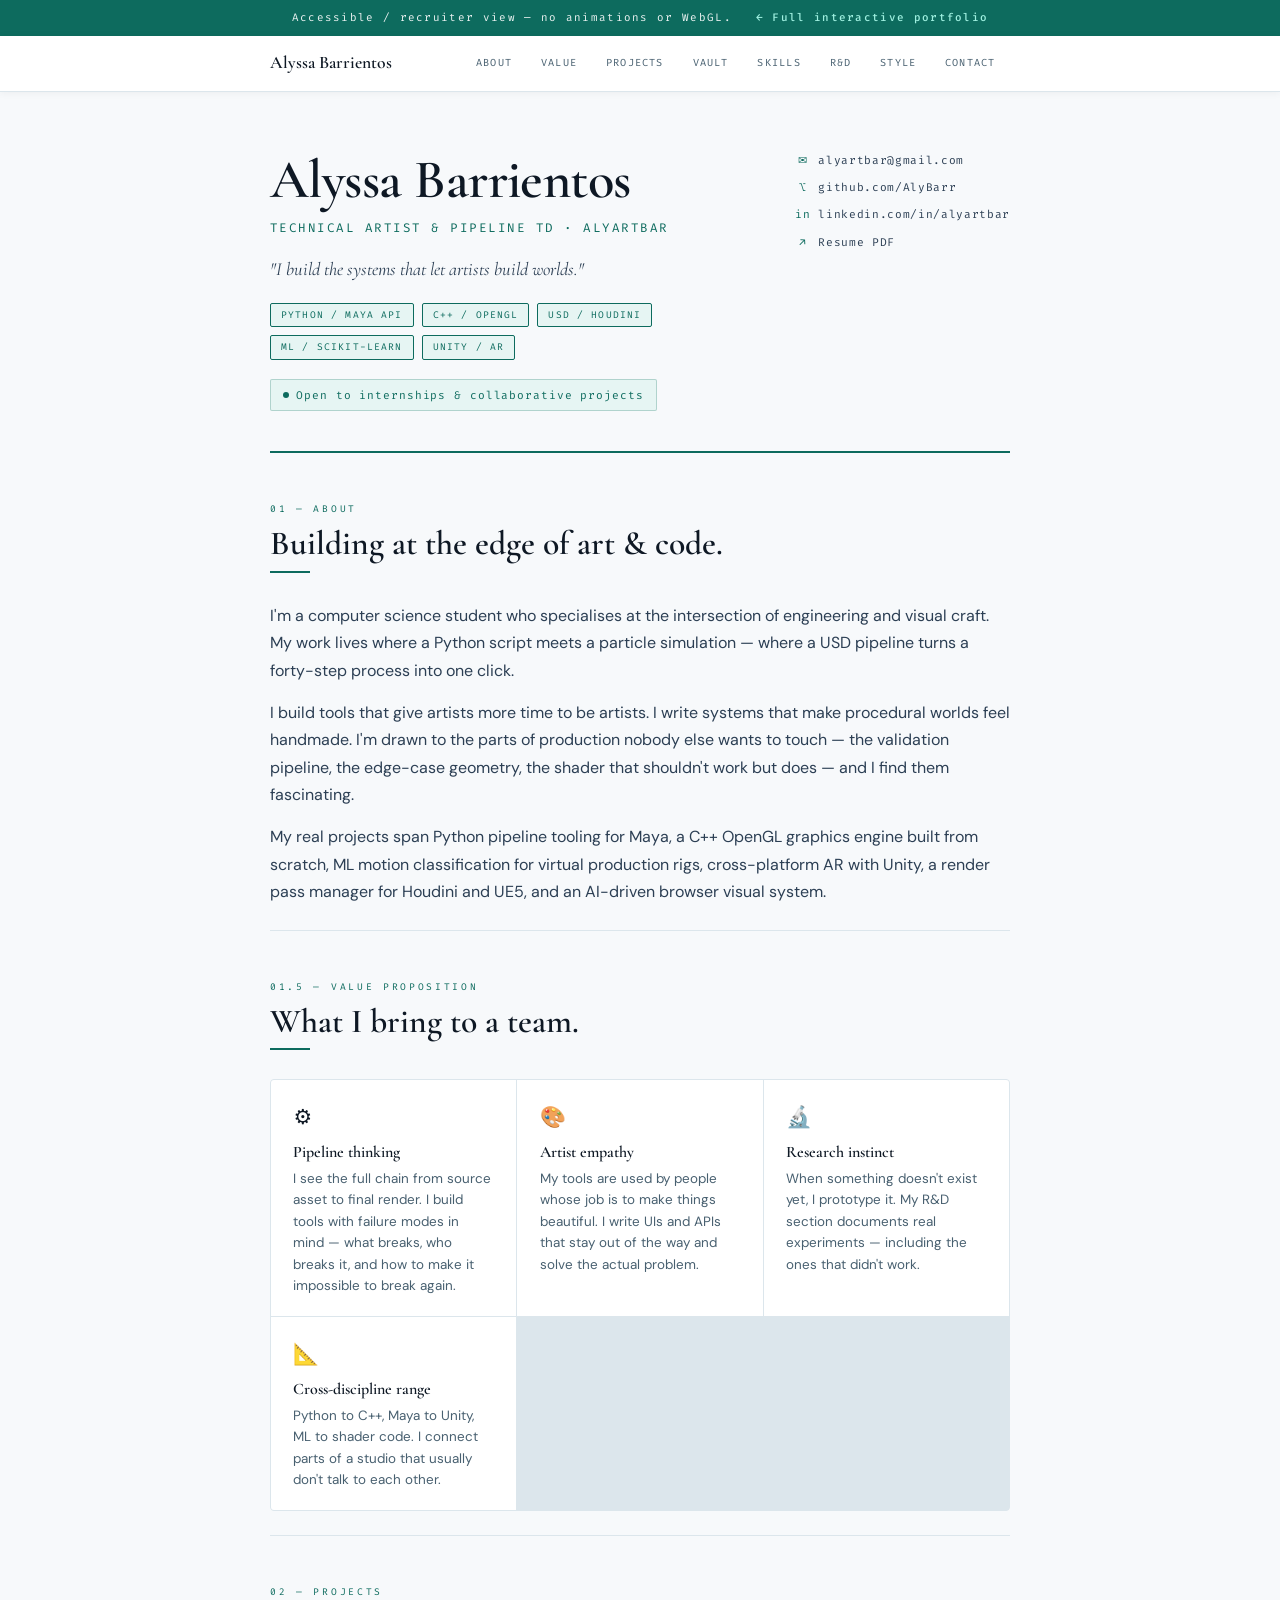
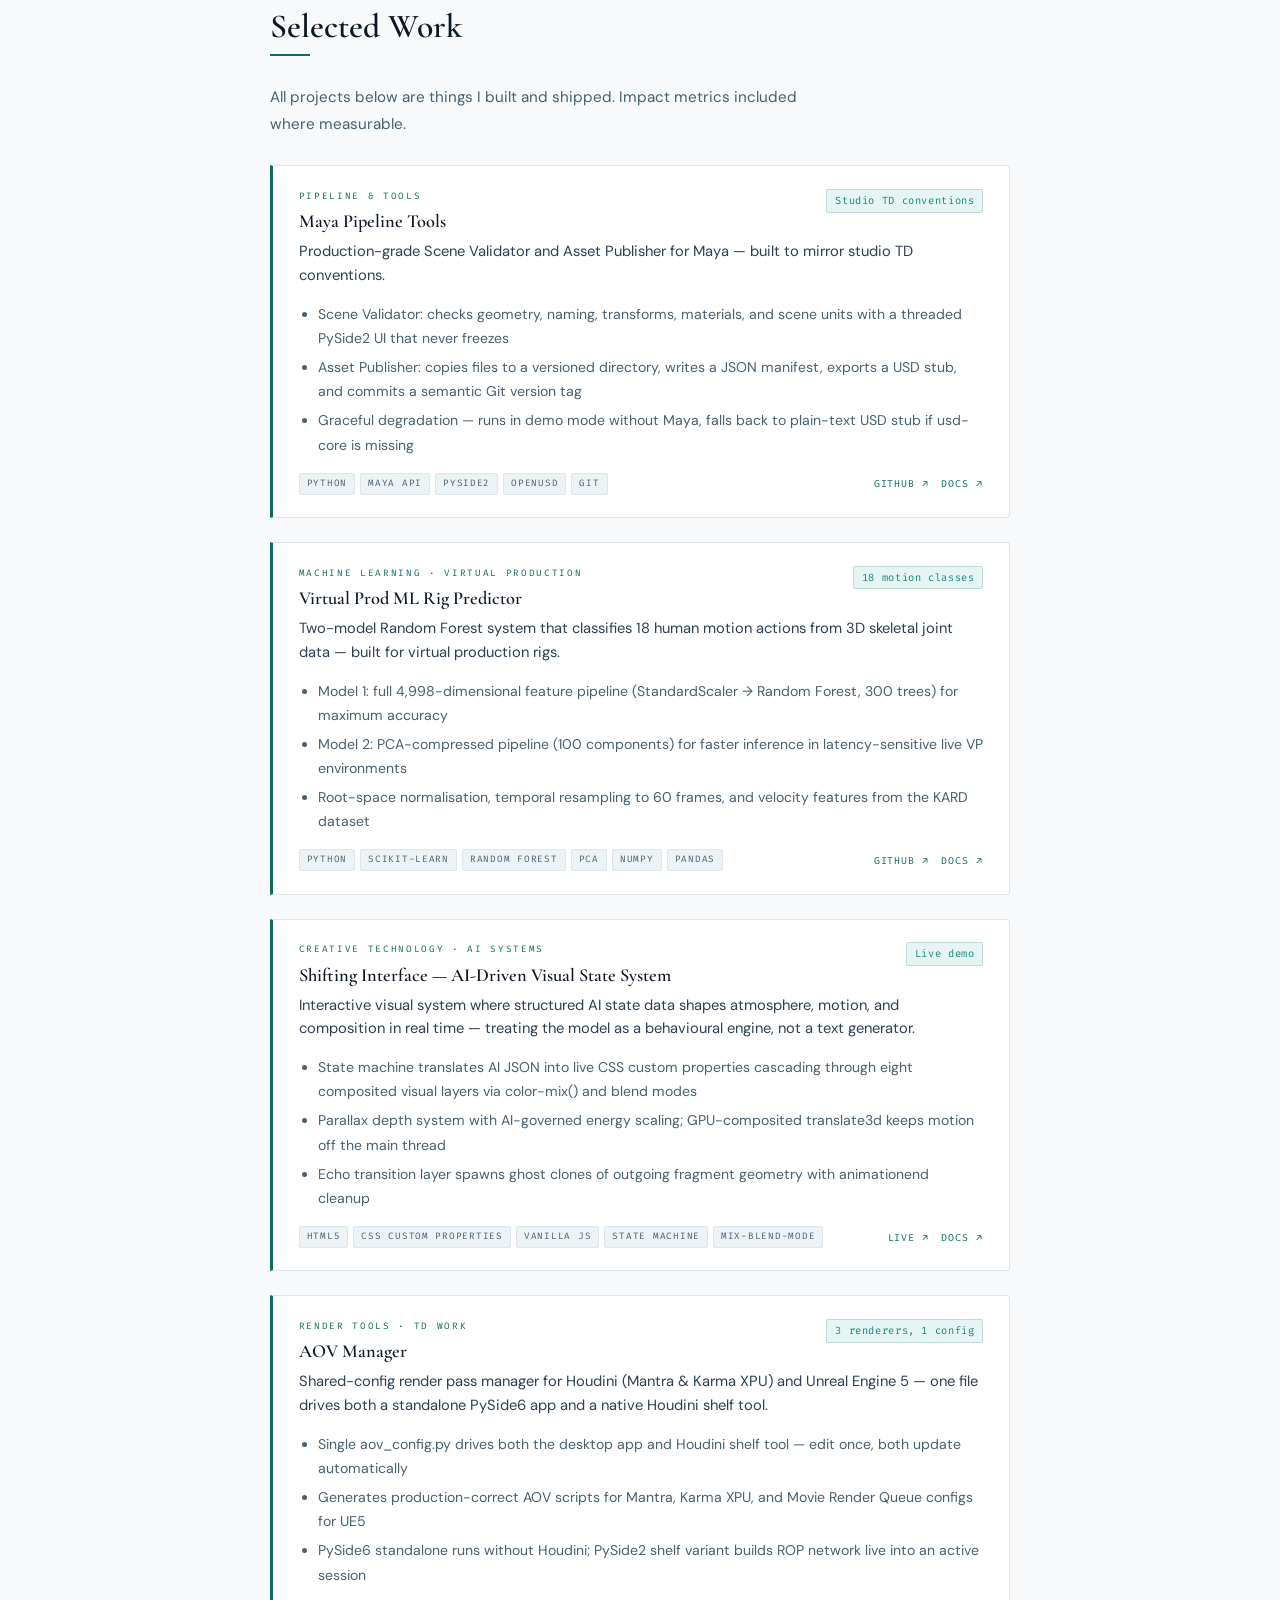
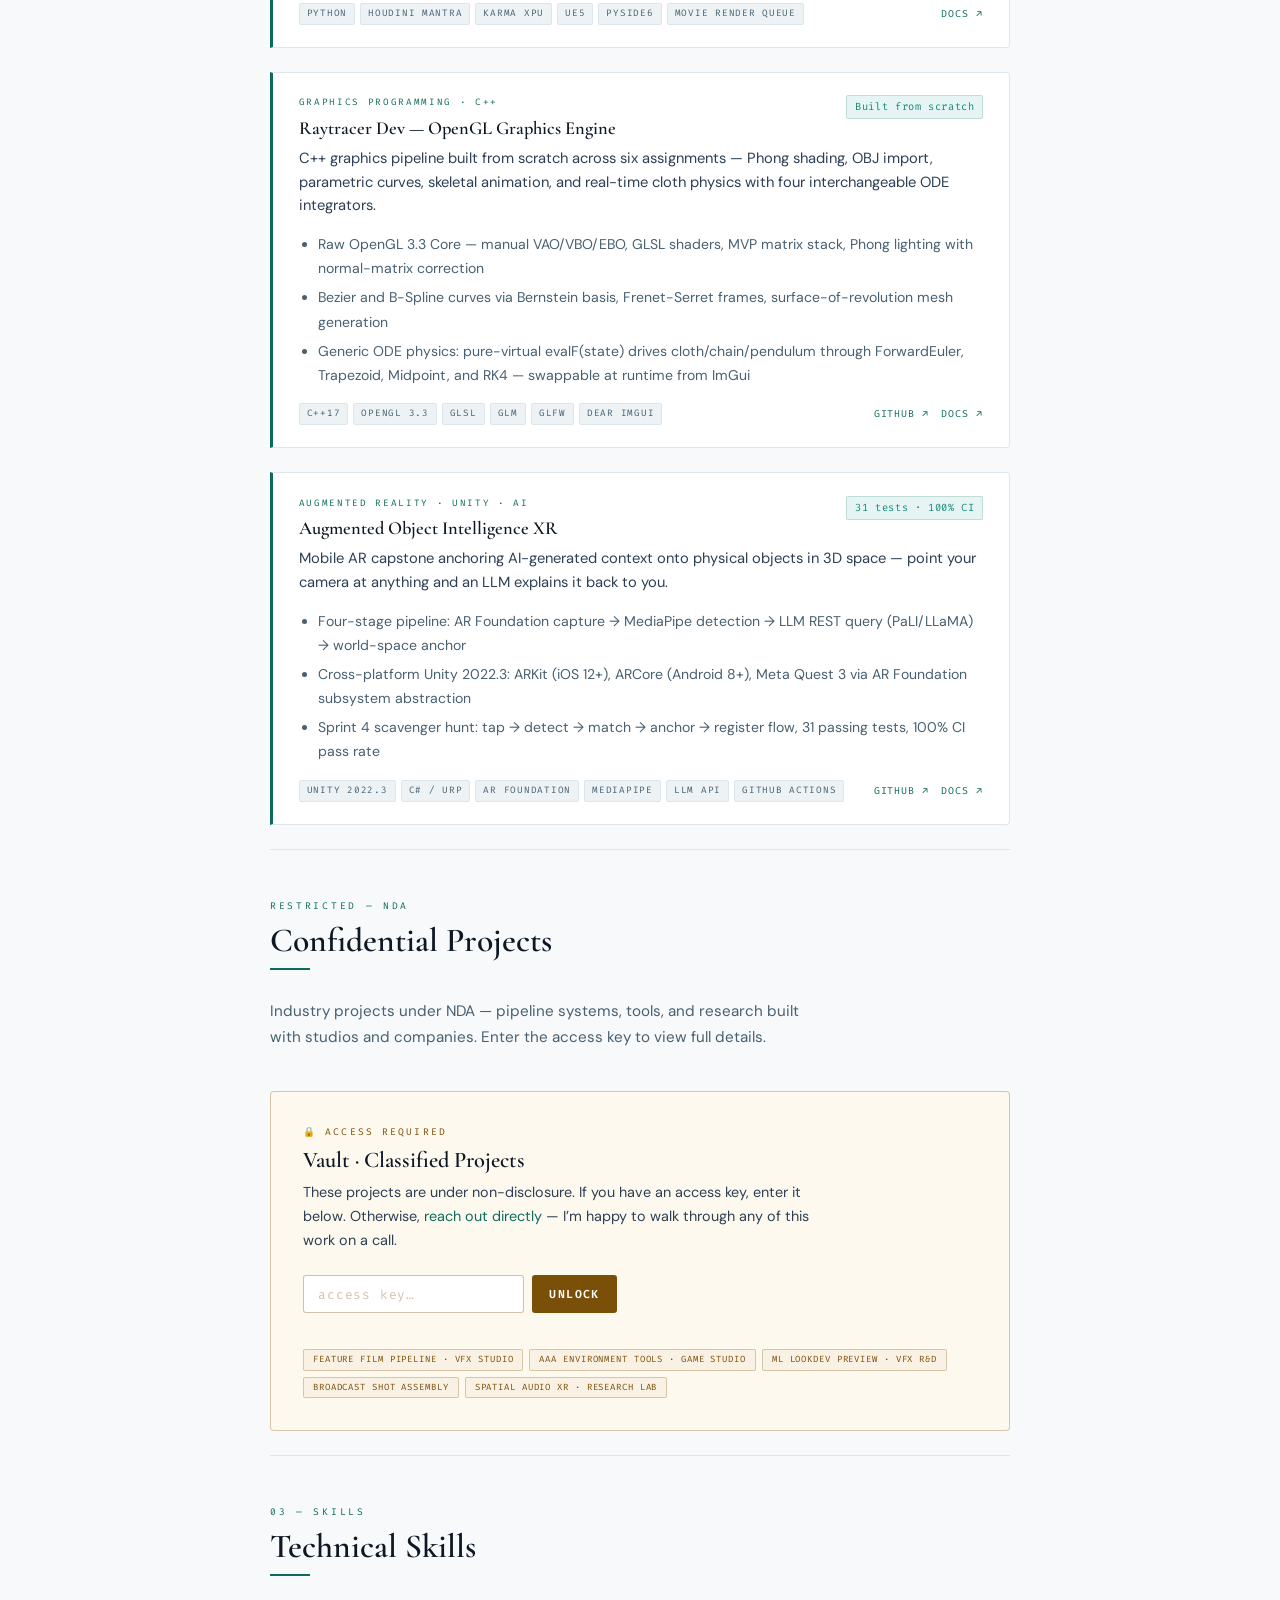
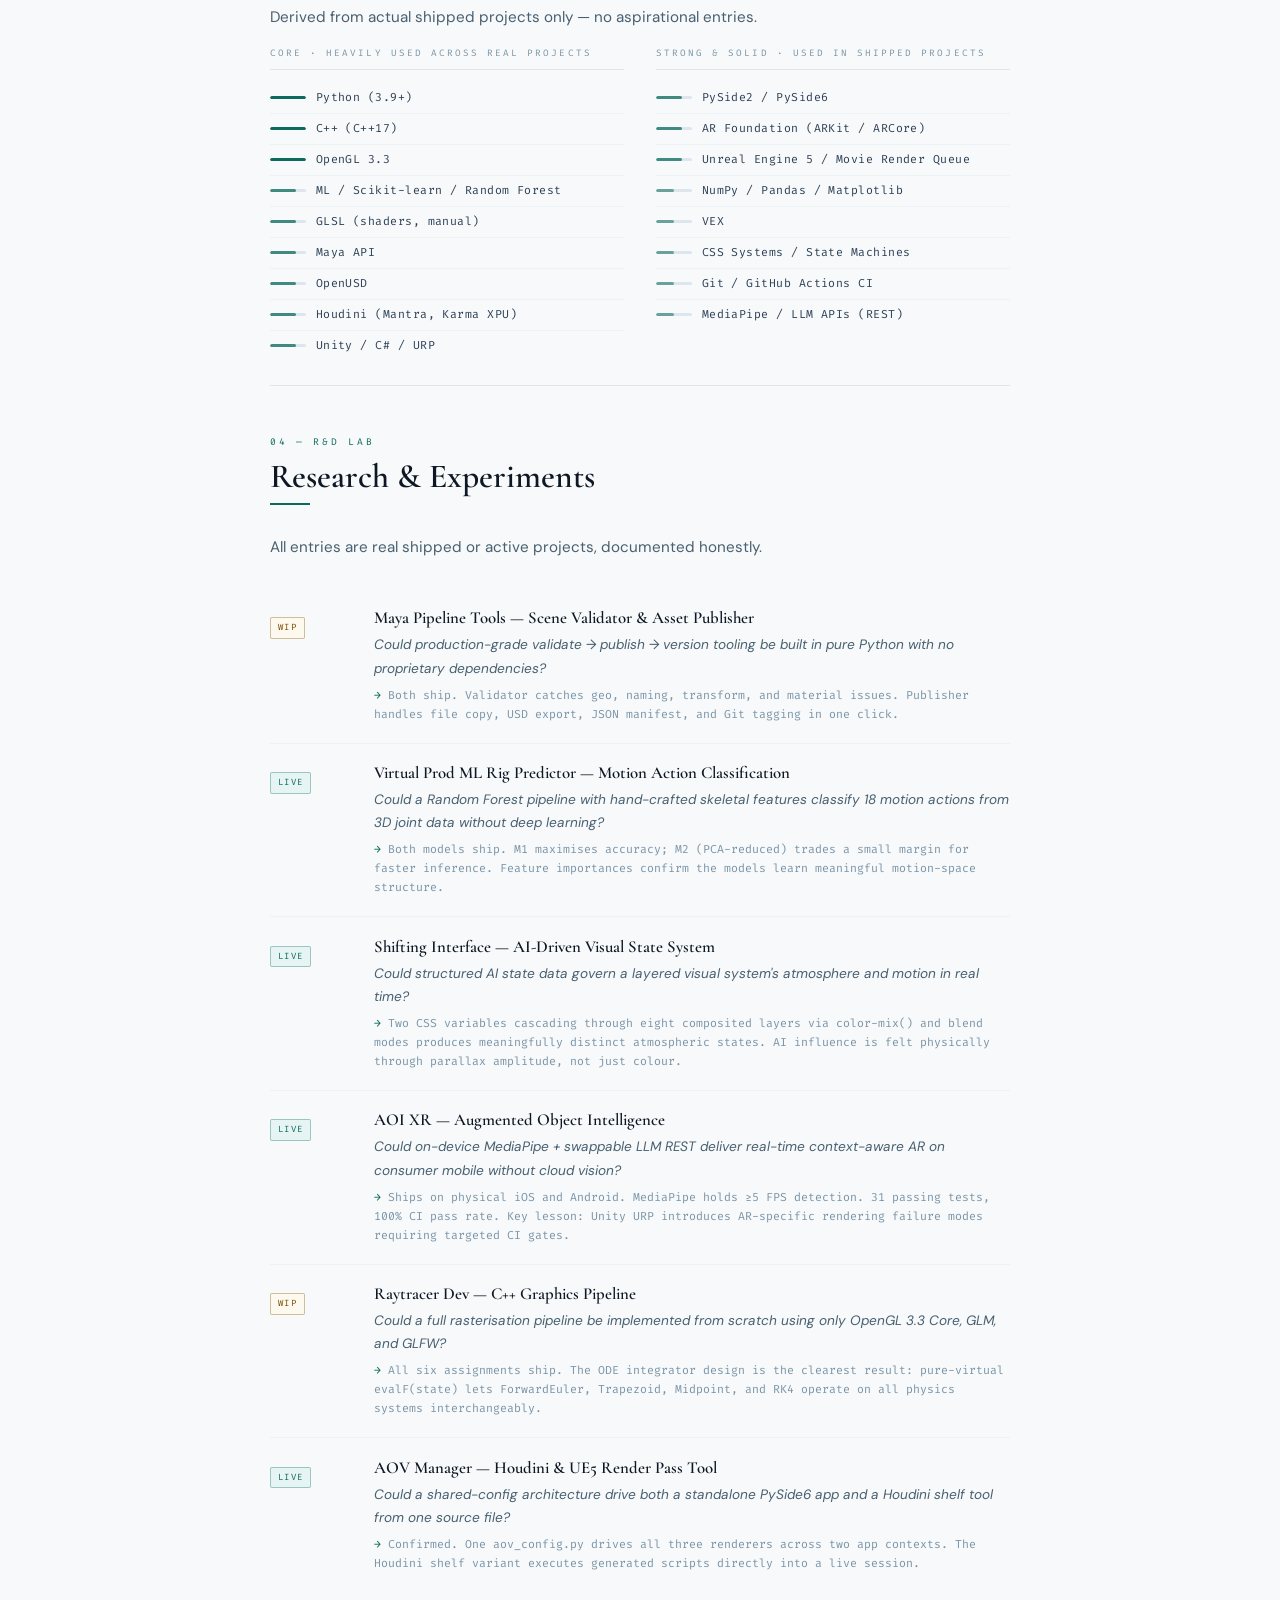
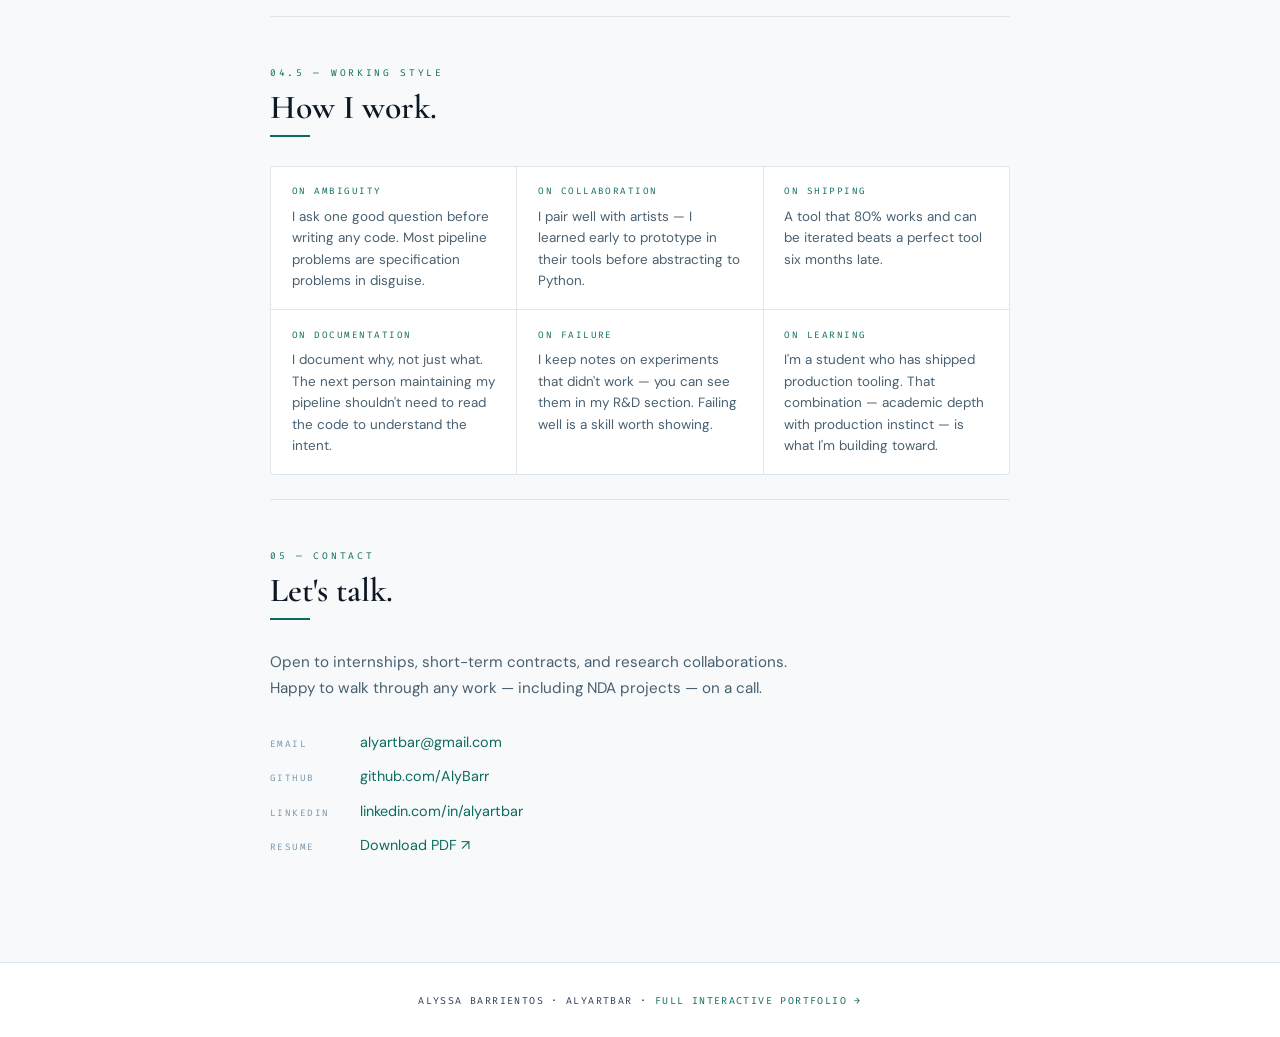
<file: Recruiter.html>
<!DOCTYPE html>
<html lang="en">
<head>
  <meta charset="UTF-8"/>
  <meta name="viewport" content="width=device-width, initial-scale=1.0"/>
  <meta name="description" content="Alyssa Barrientos — Technical Artist, Pipeline TD, Graphics Programmer. Recruiter-friendly portfolio."/>
  <meta name="robots" content="noindex"/>
  <title>Alyssa Barrientos · Portfolio</title>
  <link rel="icon" type="image/svg+xml" href="favicon.svg"/>
  <link rel="preconnect" href="https://fonts.googleapis.com"/>
  <link rel="preconnect" href="https://fonts.gstatic.com" crossorigin/>
  <link href="https://fonts.googleapis.com/css2?family=Cormorant+Garamond:ital,wght@0,300;0,600;1,300&family=DM+Sans:wght@300;400;500&family=Fira+Code:wght@400;500&display=swap" rel="stylesheet"/>
  <style>
*,*::before,*::after{box-sizing:border-box;margin:0;padding:0}
:root{--ink:#0e1824;--ink-mid:#2c3f54;--ink-soft:#486070;--ink-ghost:#7a94a6;--teal:#0d6b5e;--teal-light:#138a7a;--teal-pale:#e6f5f3;--amber:#7a4f08;--amber-pale:#fef9ee;--rule:#dce6ec;--rule-soft:#edf2f5;--bg:#f7f9fb;--bg-card:#fff;--serif:'Cormorant Garamond',Georgia,serif;--sans:'DM Sans',system-ui,sans-serif;--mono:'Fira Code','Courier New',monospace;--max:820px;--g:clamp(1.2rem,5vw,2.5rem)}
html{scroll-behavior:smooth;font-size:16px}
body{font-family:var(--sans);line-height:1.72;color:var(--ink);background:var(--bg);-webkit-font-smoothing:antialiased}
h1,h2,h3{font-family:var(--serif);line-height:1.2;font-weight:600}
p,li{color:var(--ink-mid)}
a{color:var(--teal);text-decoration:none}
a:hover{color:var(--teal-light);text-decoration:underline}
a:focus-visible{outline:2px solid var(--teal);outline-offset:3px;border-radius:2px}
ul{list-style:none}
.skip{position:absolute;top:-50px;left:1rem;background:var(--teal);color:#fff;padding:8px 16px;border-radius:3px;font-size:.82rem;z-index:999}
.skip:focus{top:.75rem}
.topbar{background:var(--teal);color:rgba(255,255,255,.92);font-family:var(--mono);font-size:.68rem;letter-spacing:.12em;text-align:center;padding:.55rem var(--g);display:flex;align-items:center;justify-content:center;gap:1.5rem}
.topbar a{color:#9ff0e0;font-weight:500}
.topbar a:hover{color:#fff;text-decoration:none}
.page-nav{background:var(--bg-card);border-bottom:1px solid var(--rule);position:sticky;top:0;z-index:40;box-shadow:0 1px 8px rgba(0,0,0,.05)}
.pni{max-width:var(--max);margin:0 auto;padding:0 var(--g);display:flex;align-items:center;justify-content:space-between;gap:1rem}
.nav-brand{font-family:var(--serif);font-size:1.1rem;font-weight:600;color:var(--ink);padding:.75rem 0;white-space:nowrap}
.nav-links{display:flex;overflow-x:auto}
.nav-links a{font-family:var(--mono);font-size:.64rem;letter-spacing:.12em;text-transform:uppercase;color:var(--ink-soft);padding:.9rem .9rem;white-space:nowrap;border-bottom:2px solid transparent;transition:color .15s,border-color .15s}
.nav-links a:hover{color:var(--teal);border-color:var(--teal);text-decoration:none}
.pw{max-width:var(--max);margin:0 auto;padding:0 var(--g) 5rem}
.hero{padding:3.5rem 0 2.5rem;border-bottom:2px solid var(--teal);display:grid;grid-template-columns:1fr auto;gap:2rem;align-items:start}
.hero-name{font-size:clamp(2.2rem,5.5vw,3.4rem);color:var(--ink);letter-spacing:-.01em;margin-bottom:.3rem}
.hero-title{font-family:var(--mono);font-size:.78rem;letter-spacing:.20em;text-transform:uppercase;color:var(--teal);margin-bottom:1rem}
.hero-tagline{font-family:var(--serif);font-size:1.15rem;font-style:italic;color:var(--ink-mid);max-width:480px;line-height:1.55}
.hero-meta{display:flex;flex-wrap:wrap;gap:.5rem;margin-top:1.2rem}
.hero-tag{font-family:var(--mono);font-size:.60rem;letter-spacing:.12em;text-transform:uppercase;padding:3px 10px;border:1px solid var(--teal);color:var(--teal);background:var(--teal-pale);border-radius:2px}
.hero-links{display:flex;flex-direction:column;gap:.5rem;font-family:var(--mono);font-size:.70rem;letter-spacing:.06em;padding-top:.2rem}
.hero-links a{color:var(--ink-mid);display:flex;align-items:center;gap:.45rem}
.hero-links a:hover{color:var(--teal);text-decoration:none}
.hi{width:1rem;text-align:center;color:var(--teal);flex-shrink:0}
.sbadge{display:inline-flex;align-items:center;gap:.45rem;font-family:var(--mono);font-size:.70rem;letter-spacing:.08em;color:var(--teal);background:var(--teal-pale);border:1px solid rgba(13,107,94,.25);padding:.35rem .75rem;border-radius:2px;margin-top:1rem}
.sdot{width:6px;height:6px;border-radius:50%;background:var(--teal);flex-shrink:0}
.section{padding:3rem 0 1.5rem}
.section+.section{border-top:1px solid var(--rule)}
.ey{font-family:var(--mono);font-size:.60rem;letter-spacing:.28em;text-transform:uppercase;color:var(--teal);margin-bottom:.4rem}
.st{font-size:clamp(1.55rem,3.5vw,2.1rem);color:var(--ink);margin-bottom:.4rem}
.sr{width:40px;height:2px;background:var(--teal);margin-bottom:1.8rem}
.sl{color:var(--ink-soft);font-size:.95rem;margin-bottom:1.8rem;max-width:560px}
.about-body p{margin-bottom:.9rem}
.about-body p:last-child{margin-bottom:0}
.vgrid{display:grid;grid-template-columns:repeat(auto-fill,minmax(230px,1fr));gap:1px;background:var(--rule);border:1px solid var(--rule);border-radius:4px;overflow:hidden;margin-top:.5rem}
.vc{background:var(--bg-card);padding:1.2rem 1.4rem}
.vi{font-size:1.3rem;margin-bottom:.5rem}
.vt{font-family:var(--serif);font-size:1rem;color:var(--ink);margin-bottom:.35rem}
.vd{font-size:.84rem;color:var(--ink-soft);line-height:1.6}
.plist{display:flex;flex-direction:column;gap:1.5rem}
.pc{background:var(--bg-card);border:1px solid var(--rule);border-left:3px solid var(--teal);border-radius:0 4px 4px 0;padding:1.4rem 1.6rem;transition:box-shadow .15s}
.pc:hover{box-shadow:0 2px 16px rgba(0,0,0,.06)}
.ph{display:flex;align-items:flex-start;justify-content:space-between;gap:1rem;margin-bottom:.5rem}
.pcat{font-family:var(--mono);font-size:.58rem;letter-spacing:.18em;text-transform:uppercase;color:var(--teal);margin-bottom:.35rem}
.ptitle{font-size:1.15rem;color:var(--ink)}
.pimp{font-family:var(--mono);font-size:.65rem;letter-spacing:.06em;color:var(--teal-light);background:var(--teal-pale);border:1px solid rgba(13,107,94,.18);padding:2px 8px;border-radius:2px;white-space:nowrap;flex-shrink:0;align-self:flex-start}
.po{font-size:.92rem;color:var(--ink-mid);margin-bottom:.9rem;line-height:1.6}
.pb{padding-left:1.2em;margin-bottom:1rem}
.pb li{font-size:.88rem;margin-bottom:.3rem;color:var(--ink-soft);list-style:disc}
.pf{display:flex;align-items:center;justify-content:space-between;flex-wrap:wrap;gap:.75rem}
.pt{display:flex;gap:5px;flex-wrap:wrap}
.tt{font-family:var(--mono);font-size:.58rem;letter-spacing:.08em;text-transform:uppercase;padding:2px 7px;border-radius:2px;background:var(--rule-soft);color:var(--ink-soft);border:1px solid var(--rule)}
.pl{display:flex;gap:.75rem}
.plink{font-family:var(--mono);font-size:.62rem;letter-spacing:.10em;text-transform:uppercase}
.nda-c{margin-top:2rem;padding:1.4rem 1.6rem;background:var(--amber-pale);border:1px solid rgba(122,79,8,.25);border-left:3px solid var(--amber);border-radius:0 4px 4px 0}
.nda-h{font-family:var(--mono);font-size:.60rem;letter-spacing:.20em;text-transform:uppercase;color:var(--amber);margin-bottom:.5rem}
.nda-c p{font-size:.90rem;color:var(--ink-mid);margin-bottom:.6rem}
.nda-c p:last-child{margin-bottom:0}
.nda-tags{display:flex;flex-wrap:wrap;gap:6px;margin:.6rem 0}
.nda-tag{font-family:var(--mono);font-size:.57rem;letter-spacing:.10em;text-transform:uppercase;padding:2px 9px;border:1px solid rgba(122,79,8,.30);color:var(--amber);background:rgba(122,79,8,.04);border-radius:2px}
.sks{display:grid;grid-template-columns:1fr 1fr;gap:2rem}
.sgt{font-family:var(--mono);font-size:.58rem;letter-spacing:.22em;text-transform:uppercase;color:var(--ink-ghost);margin-bottom:.8rem;padding-bottom:.4rem;border-bottom:1px solid var(--rule)}
.skr{display:flex;align-items:center;gap:.6rem;padding:.32rem 0;border-bottom:1px solid var(--rule-soft)}
.skr:last-child{border-bottom:none}
.skb{width:36px;height:3px;border-radius:2px;background:var(--rule);flex-shrink:0;position:relative;overflow:hidden}
.skbf{height:100%;border-radius:2px;background:var(--teal)}
.skb.core .skbf{width:100%;opacity:1}
.skb.strong .skbf{width:72%;opacity:.75}
.skb.solid .skbf{width:50%;opacity:.55}
.skn{font-family:var(--mono);font-size:.72rem;letter-spacing:.04em;color:var(--ink-mid)}
.rlist{display:flex;flex-direction:column}
.ri{display:grid;grid-template-columns:80px 1fr;gap:1.5rem;padding:1.2rem 0;border-bottom:1px solid var(--rule-soft)}
.ri:last-child{border-bottom:none}
.rs{padding-top:.2rem}
.sp{display:inline-block;font-family:var(--mono);font-size:.56rem;letter-spacing:.14em;text-transform:uppercase;padding:2px 7px;border-radius:2px;border:1px solid}
.sp.live{color:var(--teal);border-color:rgba(13,107,94,.35);background:var(--teal-pale)}
.sp.wip{color:var(--amber);border-color:rgba(122,79,8,.35);background:var(--amber-pale)}
.sp.exploring{color:#5b3fa8;border-color:rgba(91,63,168,.30);background:#f4f0ff}
.sp.archived{color:var(--ink-ghost);border-color:var(--rule);background:var(--rule-soft)}
.rt{font-family:var(--serif);font-size:1.05rem;color:var(--ink);margin-bottom:.3rem}
.rh{font-size:.85rem;color:var(--ink-soft);margin-bottom:.35rem;font-style:italic}
.rf{font-family:var(--mono);font-size:.72rem;color:var(--ink-ghost);line-height:1.65}
.rf::before{content:"→ ";color:var(--teal)}
.agrid{display:grid;grid-template-columns:repeat(auto-fill,minmax(200px,1fr));gap:1px;background:var(--rule);border:1px solid var(--rule);border-radius:4px;overflow:hidden}
.ac{background:var(--bg-card);padding:1.1rem 1.3rem}
.al{font-family:var(--mono);font-size:.58rem;letter-spacing:.16em;text-transform:uppercase;color:var(--teal);margin-bottom:.35rem}
.at{font-size:.84rem;color:var(--ink-soft);line-height:1.6}
.ci{display:flex;flex-direction:column;gap:.6rem;margin-top:.5rem}
.cr{display:flex;align-items:baseline;gap:1rem}
.cl{font-family:var(--mono);font-size:.58rem;letter-spacing:.16em;text-transform:uppercase;color:var(--ink-ghost);min-width:74px}
.cv{font-size:.90rem}
footer{border-top:1px solid var(--rule);background:var(--bg-card);padding:1.8rem var(--g);text-align:center;font-family:var(--mono);font-size:.62rem;letter-spacing:.14em;text-transform:uppercase;color:var(--ink-ghost)}
footer a{color:var(--teal)}

/* NDA vault section */
.nda-vault{margin-top:2.5rem;padding:2rem;border:1px solid rgba(122,79,8,.30);border-radius:4px;background:var(--amber-pale)}
.nda-vault-head{font-family:var(--mono);font-size:.60rem;letter-spacing:.22em;text-transform:uppercase;color:var(--amber);margin-bottom:.4rem}
.nda-vault-title{font-family:var(--serif);font-size:1.4rem;color:var(--ink);margin-bottom:.5rem}
.nda-vault-sub{font-size:.90rem;color:var(--ink-mid);margin-bottom:1.4rem;max-width:520px;line-height:1.65}
.nda-vault-gate{display:flex;align-items:center;gap:1.5rem;flex-wrap:wrap}
.nda-vault-input-row{display:flex;gap:8px;align-items:stretch;flex:1;min-width:260px;max-width:420px}
.nda-vinput{flex:1;font-family:var(--mono);font-size:.80rem;letter-spacing:.06em;background:#fff;border:1px solid rgba(122,79,8,.35);color:var(--amber);padding:.6rem .9rem;outline:none;border-radius:3px;transition:border-color .2s}
.nda-vinput::placeholder{color:rgba(122,79,8,.35)}
.nda-vinput:focus{border-color:var(--amber)}
.nda-vbtn{font-family:var(--mono);font-size:.72rem;font-weight:600;letter-spacing:.12em;text-transform:uppercase;padding:.6rem 1.1rem;background:var(--amber);border:none;color:#fff;cursor:pointer;border-radius:3px;white-space:nowrap;transition:background .2s}
.nda-vbtn:hover{background:#92600a}
.nda-verr{font-family:var(--mono);font-size:.62rem;color:#c0392b;letter-spacing:.06em;margin-top:.5rem;min-height:1.2em}
.nda-shake{animation:nda-sk .5s ease}
@keyframes nda-sk{0%,100%{transform:translateX(0)}20%{transform:translateX(-5px)}40%{transform:translateX(5px)}60%{transform:translateX(-3px)}80%{transform:translateX(3px)}}
.nda-teaser-chips{display:flex;flex-wrap:wrap;gap:6px;margin-top:1rem}
.nda-tc{font-family:var(--mono);font-size:.56rem;letter-spacing:.10em;text-transform:uppercase;padding:2px 9px;border:1px solid rgba(122,79,8,.28);color:var(--amber);background:rgba(122,79,8,.04);border-radius:2px}
.nda-vault-content{margin-top:2rem;display:none}
.nda-vault-content.nda-open{display:block;animation:ndafade .5s ease}
@keyframes ndafade{from{opacity:0;transform:translateY(8px)}to{opacity:1;transform:translateY(0)}}
.nda-entry-r{padding:1.2rem 0;border-bottom:1px solid rgba(122,79,8,.15)}
.nda-entry-r:last-child{border-bottom:none}
.nda-entry-cat{font-family:var(--mono);font-size:.56rem;letter-spacing:.18em;text-transform:uppercase;color:var(--amber);margin-bottom:.25rem}
.nda-entry-title{font-family:var(--serif);font-size:1.05rem;color:var(--ink);margin-bottom:.2rem}
.nda-entry-role{font-family:var(--mono);font-size:.62rem;letter-spacing:.06em;color:var(--ink-ghost);margin-bottom:.5rem}
.nda-entry-desc{font-size:.88rem;color:var(--ink-mid);line-height:1.65;margin-bottom:.6rem}
.nda-entry-tools{display:flex;gap:5px;flex-wrap:wrap}
.nda-et{font-family:var(--mono);font-size:.56rem;letter-spacing:.08em;text-transform:uppercase;padding:2px 6px;border:1px solid rgba(122,79,8,.25);color:var(--amber);background:rgba(122,79,8,.04);border-radius:2px}
.nda-badge-r{display:inline-block;font-family:var(--mono);font-size:.54rem;font-weight:700;letter-spacing:.20em;text-transform:uppercase;padding:2px 7px;border:1.5px solid rgba(180,60,60,.45);color:rgba(180,60,60,.75);border-radius:2px;margin-left:.6rem;transform:rotate(1deg);vertical-align:middle}

@media print{.topbar,.page-nav,.skip{display:none}.pw{padding-top:0}.pc{break-inside:avoid}body{background:white}}
@media(max-width:640px){.hero{grid-template-columns:1fr}.sks{grid-template-columns:1fr}.ri{grid-template-columns:1fr;gap:.3rem}.ph{flex-direction:column}}
  </style>
</head>
<body>
<a href="#main" class="skip">Skip to content</a>
<div class="topbar">
  <span>Accessible / recruiter view — no animations or WebGL.</span>
  <a href="index.html">&#8592; Full interactive portfolio</a>
</div>
<nav class="page-nav" aria-label="Page navigation">
  <div class="pni">
    <span class="nav-brand">Alyssa Barrientos</span>
    <div class="nav-links">
      <a href="#about">About</a>
      <a href="#value">Value</a>
      <a href="#projects">Projects</a>
      <a href="#nda-vault">Vault</a><a href="#skills">Skills</a>
      <a href="#rnd">R&amp;D</a>
      <a href="#approach">Style</a>
      <a href="#contact">Contact</a>
    </div>
  </div>
</nav>
<div class="pw"><main id="main">

<header class="hero">
  <div>
    <h1 class="hero-name">Alyssa Barrientos</h1>
    <p class="hero-title">Technical Artist &amp; Pipeline TD &middot; AlyArtBar</p>
    <p class="hero-tagline">"I build the systems that let artists build worlds."</p>
    <div class="hero-meta">
      <span class="hero-tag">Python / Maya API</span>
      <span class="hero-tag">C++ / OpenGL</span>
      <span class="hero-tag">USD / Houdini</span>
      <span class="hero-tag">ML / Scikit-learn</span>
      <span class="hero-tag">Unity / AR</span>
    </div>
    <div class="sbadge" style="margin-top:1.2rem">
      <span class="sdot" aria-hidden="true"></span>
      Open to internships &amp; collaborative projects
    </div>
  </div>
  <nav class="hero-links" aria-label="Contact links">
    <a href="mailto:alyartbar@gmail.com"><span class="hi" aria-hidden="true">&#x2709;</span>alyartbar@gmail.com</a>
    <a href="https://github.com/AlyBarr" target="_blank" rel="noopener"><span class="hi" aria-hidden="true">&#x2325;</span>github.com/AlyBarr</a>
    <a href="https://linkedin.com/in/alyartbar" target="_blank" rel="noopener"><span class="hi" aria-hidden="true">in</span>linkedin.com/in/alyartbar</a>
    <a href="assets/CreativeTechResume.pdf" target="_blank" rel="noopener"><span class="hi" aria-hidden="true">&#x2197;</span>Resume PDF</a>
  </nav>
</header>

<section id="about" class="section" aria-labelledby="about-h">
  <p class="ey">01 &mdash; About</p>
  <h2 class="st" id="about-h">Building at the edge of art &amp; code.</h2>
  <div class="sr" aria-hidden="true"></div>
  <div class="about-body">
    <p>I'm a computer science student who specialises at the intersection of engineering and visual craft. My work lives where a Python script meets a particle simulation &mdash; where a USD pipeline turns a forty-step process into one click.</p>
    <p>I build tools that give artists more time to be artists. I write systems that make procedural worlds feel handmade. I'm drawn to the parts of production nobody else wants to touch &mdash; the validation pipeline, the edge-case geometry, the shader that shouldn't work but does &mdash; and I find them fascinating.</p>
    <p>My real projects span Python pipeline tooling for Maya, a C++ OpenGL graphics engine built from scratch, ML motion classification for virtual production rigs, cross-platform AR with Unity, a render pass manager for Houdini and UE5, and an AI-driven browser visual system.</p>
  </div>
</section>

<section id="value" class="section" aria-labelledby="value-h">
  <p class="ey">01.5 &mdash; Value Proposition</p>
  <h2 class="st" id="value-h">What I bring to a team.</h2>
  <div class="sr" aria-hidden="true"></div>
  <div class="vgrid" role="list">
    <div class="vc" role="listitem"><div class="vi" aria-hidden="true">&#x2699;&#xFE0F;</div><h3 class="vt">Pipeline thinking</h3><p class="vd">I see the full chain from source asset to final render. I build tools with failure modes in mind &mdash; what breaks, who breaks it, and how to make it impossible to break again.</p></div>
    <div class="vc" role="listitem"><div class="vi" aria-hidden="true">&#x1F3A8;</div><h3 class="vt">Artist empathy</h3><p class="vd">My tools are used by people whose job is to make things beautiful. I write UIs and APIs that stay out of the way and solve the actual problem.</p></div>
    <div class="vc" role="listitem"><div class="vi" aria-hidden="true">&#x1F52C;</div><h3 class="vt">Research instinct</h3><p class="vd">When something doesn't exist yet, I prototype it. My R&amp;D section documents real experiments &mdash; including the ones that didn't work.</p></div>
    <div class="vc" role="listitem"><div class="vi" aria-hidden="true">&#x1F4D0;</div><h3 class="vt">Cross-discipline range</h3><p class="vd">Python to C++, Maya to Unity, ML to shader code. I connect parts of a studio that usually don't talk to each other.</p></div>
  </div>
</section>

<section id="projects" class="section" aria-labelledby="projects-h">
  <p class="ey">02 &mdash; Projects</p>
  <h2 class="st" id="projects-h">Selected Work</h2>
  <div class="sr" aria-hidden="true"></div>
  <p class="sl">All projects below are things I built and shipped. Impact metrics included where measurable.</p>
  <ul class="plist" aria-label="Projects">

    <li class="pc">
      <div class="ph"><div><p class="pcat">Pipeline &amp; Tools</p><h3 class="ptitle">Maya Pipeline Tools</h3></div><span class="pimp">Studio TD conventions</span></div>
      <p class="po">Production-grade Scene Validator and Asset Publisher for Maya &mdash; built to mirror studio TD conventions.</p>
      <ul class="pb"><li>Scene Validator: checks geometry, naming, transforms, materials, and scene units with a threaded PySide2 UI that never freezes</li><li>Asset Publisher: copies files to a versioned directory, writes a JSON manifest, exports a USD stub, and commits a semantic Git version tag</li><li>Graceful degradation &mdash; runs in demo mode without Maya, falls back to plain-text USD stub if usd-core is missing</li></ul>
      <div class="pf"><div class="pt"><span class="tt">Python</span><span class="tt">Maya API</span><span class="tt">PySide2</span><span class="tt">OpenUSD</span><span class="tt">Git</span></div><div class="pl"><a href="https://github.com/AlyBarr/AssetMayaTooling" class="plink" target="_blank" rel="noopener">GitHub &#x2197;</a><a href="pipeline-tools.html" class="plink">Docs &#x2197;</a></div></div>
    </li>

    <li class="pc">
      <div class="ph"><div><p class="pcat">Machine Learning &middot; Virtual Production</p><h3 class="ptitle">Virtual Prod ML Rig Predictor</h3></div><span class="pimp">18 motion classes</span></div>
      <p class="po">Two-model Random Forest system that classifies 18 human motion actions from 3D skeletal joint data &mdash; built for virtual production rigs.</p>
      <ul class="pb"><li>Model 1: full 4,998-dimensional feature pipeline (StandardScaler &rarr; Random Forest, 300 trees) for maximum accuracy</li><li>Model 2: PCA-compressed pipeline (100 components) for faster inference in latency-sensitive live VP environments</li><li>Root-space normalisation, temporal resampling to 60 frames, and velocity features from the KARD dataset</li></ul>
      <div class="pf"><div class="pt"><span class="tt">Python</span><span class="tt">Scikit-learn</span><span class="tt">Random Forest</span><span class="tt">PCA</span><span class="tt">NumPy</span><span class="tt">Pandas</span></div><div class="pl"><a href="https://github.com/AlyBarr/VirtualProdMLPredict" class="plink" target="_blank" rel="noopener">GitHub &#x2197;</a><a href="MLrigPredictor.html" class="plink">Docs &#x2197;</a></div></div>
    </li>

    <li class="pc">
      <div class="ph"><div><p class="pcat">Creative Technology &middot; AI Systems</p><h3 class="ptitle">Shifting Interface &mdash; AI-Driven Visual State System</h3></div><span class="pimp">Live demo</span></div>
      <p class="po">Interactive visual system where structured AI state data shapes atmosphere, motion, and composition in real time &mdash; treating the model as a behavioural engine, not a text generator.</p>
      <ul class="pb"><li>State machine translates AI JSON into live CSS custom properties cascading through eight composited visual layers via color-mix() and blend modes</li><li>Parallax depth system with AI-governed energy scaling; GPU-composited translate3d keeps motion off the main thread</li><li>Echo transition layer spawns ghost clones of outgoing fragment geometry with animationend cleanup</li></ul>
      <div class="pf"><div class="pt"><span class="tt">HTML5</span><span class="tt">CSS Custom Properties</span><span class="tt">Vanilla JS</span><span class="tt">State Machine</span><span class="tt">mix-blend-mode</span></div><div class="pl"><a href="https://alybarr.github.io/shifting_interface/" class="plink" target="_blank" rel="noopener">Live &#x2197;</a><a href="Shifting-interface-docs.html" class="plink">Docs &#x2197;</a></div></div>
    </li>

    <li class="pc">
      <div class="ph"><div><p class="pcat">Render Tools &middot; TD Work</p><h3 class="ptitle">AOV Manager</h3></div><span class="pimp">3 renderers, 1 config</span></div>
      <p class="po">Shared-config render pass manager for Houdini (Mantra &amp; Karma XPU) and Unreal Engine 5 &mdash; one file drives both a standalone PySide6 app and a native Houdini shelf tool.</p>
      <ul class="pb"><li>Single aov_config.py drives both the desktop app and Houdini shelf tool &mdash; edit once, both update automatically</li><li>Generates production-correct AOV scripts for Mantra, Karma XPU, and Movie Render Queue configs for UE5</li><li>PySide6 standalone runs without Houdini; PySide2 shelf variant builds ROP network live into an active session</li></ul>
      <div class="pf"><div class="pt"><span class="tt">Python</span><span class="tt">Houdini Mantra</span><span class="tt">Karma XPU</span><span class="tt">UE5</span><span class="tt">PySide6</span><span class="tt">Movie Render Queue</span></div><div class="pl"><a href="Aov-manager-docs.html" class="plink">Docs &#x2197;</a></div></div>
    </li>

    <li class="pc">
      <div class="ph"><div><p class="pcat">Graphics Programming &middot; C++</p><h3 class="ptitle">Raytracer Dev &mdash; OpenGL Graphics Engine</h3></div><span class="pimp">Built from scratch</span></div>
      <p class="po">C++ graphics pipeline built from scratch across six assignments &mdash; Phong shading, OBJ import, parametric curves, skeletal animation, and real-time cloth physics with four interchangeable ODE integrators.</p>
      <ul class="pb"><li>Raw OpenGL 3.3 Core &mdash; manual VAO/VBO/EBO, GLSL shaders, MVP matrix stack, Phong lighting with normal-matrix correction</li><li>Bezier and B-Spline curves via Bernstein basis, Frenet-Serret frames, surface-of-revolution mesh generation</li><li>Generic ODE physics: pure-virtual evalF(state) drives cloth/chain/pendulum through ForwardEuler, Trapezoid, Midpoint, and RK4 &mdash; swappable at runtime from ImGui</li></ul>
      <div class="pf"><div class="pt"><span class="tt">C++17</span><span class="tt">OpenGL 3.3</span><span class="tt">GLSL</span><span class="tt">GLM</span><span class="tt">GLFW</span><span class="tt">Dear ImGui</span></div><div class="pl"><a href="https://github.com/AlyBarr/RaytracerDev" class="plink" target="_blank" rel="noopener">GitHub &#x2197;</a><a href="raytracer.html" class="plink">Docs &#x2197;</a></div></div>
    </li>

    <li class="pc">
      <div class="ph"><div><p class="pcat">Augmented Reality &middot; Unity &middot; AI</p><h3 class="ptitle">Augmented Object Intelligence XR</h3></div><span class="pimp">31 tests &middot; 100% CI</span></div>
      <p class="po">Mobile AR capstone anchoring AI-generated context onto physical objects in 3D space &mdash; point your camera at anything and an LLM explains it back to you.</p>
      <ul class="pb"><li>Four-stage pipeline: AR Foundation capture &rarr; MediaPipe detection &rarr; LLM REST query (PaLI/LLaMA) &rarr; world-space anchor</li><li>Cross-platform Unity 2022.3: ARKit (iOS 12+), ARCore (Android 8+), Meta Quest 3 via AR Foundation subsystem abstraction</li><li>Sprint 4 scavenger hunt: tap &rarr; detect &rarr; match &rarr; anchor &rarr; register flow, 31 passing tests, 100% CI pass rate</li></ul>
      <div class="pf"><div class="pt"><span class="tt">Unity 2022.3</span><span class="tt">C# / URP</span><span class="tt">AR Foundation</span><span class="tt">MediaPipe</span><span class="tt">LLM API</span><span class="tt">GitHub Actions</span></div><div class="pl"><a href="https://github.com/bautista-aa/Augmented-Object-Intelligence-with-XR-Objects" class="plink" target="_blank" rel="noopener">GitHub &#x2197;</a><a href="aoi-xr.html" class="plink">Docs &#x2197;</a></div></div>
    </li>

  </ul>

</section>

<section id="nda-vault" class="section" aria-labelledby="nda-vault-h">
  <p class="ey">Restricted &mdash; NDA</p>
  <h2 class="st" id="nda-vault-h">Confidential Projects</h2>
  <div class="sr" aria-hidden="true"></div>
  <p class="sl">Industry projects under NDA &mdash; pipeline systems, tools, and research built with studios and companies. Enter the access key to view full details.</p>

  <div class="nda-vault">
    <p class="nda-vault-head">&#x1F512; access required</p>
    <h3 class="nda-vault-title">Vault &middot; Classified Projects</h3>
    <p class="nda-vault-sub">These projects are under non-disclosure. If you have an access key, enter it below. Otherwise, <a href="mailto:alyartbar@gmail.com">reach out directly</a> &mdash; I&rsquo;m happy to walk through any of this work on a call.</p>

    <div class="nda-vault-gate" id="r-nda-gate">
      <div>
        <div class="nda-vault-input-row">
          <input class="nda-vinput" id="r-nda-input" type="password"
            placeholder="access key&hellip;" autocomplete="off" aria-label="NDA access key"/>
          <button class="nda-vbtn" id="r-nda-btn" type="button">Unlock</button>
        </div>
        <p class="nda-verr" id="r-nda-err" role="alert"></p>
      </div>
    </div>

    <div class="nda-teaser-chips" aria-label="Project categories (unlocked with key)">
      <span class="nda-tc">Feature Film Pipeline &middot; VFX Studio</span>
      <span class="nda-tc">AAA Environment Tools &middot; Game Studio</span>
      <span class="nda-tc">ML Lookdev Preview &middot; VFX R&amp;D</span>
      <span class="nda-tc">Broadcast Shot Assembly</span>
      <span class="nda-tc">Spatial Audio XR &middot; Research Lab</span>
    </div>

    <div class="nda-vault-content" id="r-nda-content" aria-live="polite">
      <div id="r-nda-entries"></div>
    </div>
  </div>
</section>


<section id="skills" class="section" aria-labelledby="skills-h">
  <p class="ey">03 &mdash; Skills</p>
  <h2 class="st" id="skills-h">Technical Skills</h2>
  <div class="sr" aria-hidden="true"></div>
  <p class="sl" style="margin-bottom:1rem">Derived from actual shipped projects only &mdash; no aspirational entries.</p>
  <div class="sks">
    <div>
      <p class="sgt">Core &middot; heavily used across real projects</p>
      <ul>
        <li class="skr"><div class="skb core" aria-hidden="true"><div class="skbf"></div></div><span class="skn">Python (3.9+)</span></li>
        <li class="skr"><div class="skb core" aria-hidden="true"><div class="skbf"></div></div><span class="skn">C++ (C++17)</span></li>
        <li class="skr"><div class="skb core" aria-hidden="true"><div class="skbf"></div></div><span class="skn">OpenGL 3.3</span></li>
        <li class="skr"><div class="skb strong" aria-hidden="true"><div class="skbf"></div></div><span class="skn">ML / Scikit-learn / Random Forest</span></li>
        <li class="skr"><div class="skb strong" aria-hidden="true"><div class="skbf"></div></div><span class="skn">GLSL (shaders, manual)</span></li>
        <li class="skr"><div class="skb strong" aria-hidden="true"><div class="skbf"></div></div><span class="skn">Maya API</span></li>
        <li class="skr"><div class="skb strong" aria-hidden="true"><div class="skbf"></div></div><span class="skn">OpenUSD</span></li>
        <li class="skr"><div class="skb strong" aria-hidden="true"><div class="skbf"></div></div><span class="skn">Houdini (Mantra, Karma XPU)</span></li>
        <li class="skr"><div class="skb strong" aria-hidden="true"><div class="skbf"></div></div><span class="skn">Unity / C# / URP</span></li>
      </ul>
    </div>
    <div>
      <p class="sgt">Strong &amp; solid &middot; used in shipped projects</p>
      <ul>
        <li class="skr"><div class="skb strong" aria-hidden="true"><div class="skbf"></div></div><span class="skn">PySide2 / PySide6</span></li>
        <li class="skr"><div class="skb strong" aria-hidden="true"><div class="skbf"></div></div><span class="skn">AR Foundation (ARKit / ARCore)</span></li>
        <li class="skr"><div class="skb strong" aria-hidden="true"><div class="skbf"></div></div><span class="skn">Unreal Engine 5 / Movie Render Queue</span></li>
        <li class="skr"><div class="skb solid" aria-hidden="true"><div class="skbf"></div></div><span class="skn">NumPy / Pandas / Matplotlib</span></li>
        <li class="skr"><div class="skb solid" aria-hidden="true"><div class="skbf"></div></div><span class="skn">VEX</span></li>
        <li class="skr"><div class="skb solid" aria-hidden="true"><div class="skbf"></div></div><span class="skn">CSS Systems / State Machines</span></li>
        <li class="skr"><div class="skb solid" aria-hidden="true"><div class="skbf"></div></div><span class="skn">Git / GitHub Actions CI</span></li>
        <li class="skr"><div class="skb solid" aria-hidden="true"><div class="skbf"></div></div><span class="skn">MediaPipe / LLM APIs (REST)</span></li>
      </ul>
    </div>
  </div>
</section>

<section id="rnd" class="section" aria-labelledby="rnd-h">
  <p class="ey">04 &mdash; R&amp;D Lab</p>
  <h2 class="st" id="rnd-h">Research &amp; Experiments</h2>
  <div class="sr" aria-hidden="true"></div>
  <p class="sl">All entries are real shipped or active projects, documented honestly.</p>
  <ul class="rlist">
    <li class="ri"><div class="rs"><span class="sp wip">WIP</span></div><div><h3 class="rt">Maya Pipeline Tools &mdash; Scene Validator &amp; Asset Publisher</h3><p class="rh">Could production-grade validate &rarr; publish &rarr; version tooling be built in pure Python with no proprietary dependencies?</p><p class="rf">Both ship. Validator catches geo, naming, transform, and material issues. Publisher handles file copy, USD export, JSON manifest, and Git tagging in one click.</p></div></li>
    <li class="ri"><div class="rs"><span class="sp live">Live</span></div><div><h3 class="rt">Virtual Prod ML Rig Predictor &mdash; Motion Action Classification</h3><p class="rh">Could a Random Forest pipeline with hand-crafted skeletal features classify 18 motion actions from 3D joint data without deep learning?</p><p class="rf">Both models ship. M1 maximises accuracy; M2 (PCA-reduced) trades a small margin for faster inference. Feature importances confirm the models learn meaningful motion-space structure.</p></div></li>
    <li class="ri"><div class="rs"><span class="sp live">Live</span></div><div><h3 class="rt">Shifting Interface &mdash; AI-Driven Visual State System</h3><p class="rh">Could structured AI state data govern a layered visual system's atmosphere and motion in real time?</p><p class="rf">Two CSS variables cascading through eight composited layers via color-mix() and blend modes produces meaningfully distinct atmospheric states. AI influence is felt physically through parallax amplitude, not just colour.</p></div></li>
    <li class="ri"><div class="rs"><span class="sp live">Live</span></div><div><h3 class="rt">AOI XR &mdash; Augmented Object Intelligence</h3><p class="rh">Could on-device MediaPipe + swappable LLM REST deliver real-time context-aware AR on consumer mobile without cloud vision?</p><p class="rf">Ships on physical iOS and Android. MediaPipe holds &ge;5 FPS detection. 31 passing tests, 100% CI pass rate. Key lesson: Unity URP introduces AR-specific rendering failure modes requiring targeted CI gates.</p></div></li>
    <li class="ri"><div class="rs"><span class="sp wip">WIP</span></div><div><h3 class="rt">Raytracer Dev &mdash; C++ Graphics Pipeline</h3><p class="rh">Could a full rasterisation pipeline be implemented from scratch using only OpenGL 3.3 Core, GLM, and GLFW?</p><p class="rf">All six assignments ship. The ODE integrator design is the clearest result: pure-virtual evalF(state) lets ForwardEuler, Trapezoid, Midpoint, and RK4 operate on all physics systems interchangeably.</p></div></li>
    <li class="ri"><div class="rs"><span class="sp live">Live</span></div><div><h3 class="rt">AOV Manager &mdash; Houdini &amp; UE5 Render Pass Tool</h3><p class="rh">Could a shared-config architecture drive both a standalone PySide6 app and a Houdini shelf tool from one source file?</p><p class="rf">Confirmed. One aov_config.py drives all three renderers across two app contexts. The Houdini shelf variant executes generated scripts directly into a live session.</p></div></li>
  </ul>
</section>

<section id="approach" class="section" aria-labelledby="approach-h">
  <p class="ey">04.5 &mdash; Working Style</p>
  <h2 class="st" id="approach-h">How I work.</h2>
  <div class="sr" aria-hidden="true"></div>
  <div class="agrid" role="list">
    <div class="ac" role="listitem"><p class="al">On ambiguity</p><p class="at">I ask one good question before writing any code. Most pipeline problems are specification problems in disguise.</p></div>
    <div class="ac" role="listitem"><p class="al">On collaboration</p><p class="at">I pair well with artists &mdash; I learned early to prototype in their tools before abstracting to Python.</p></div>
    <div class="ac" role="listitem"><p class="al">On shipping</p><p class="at">A tool that 80% works and can be iterated beats a perfect tool six months late.</p></div>
    <div class="ac" role="listitem"><p class="al">On documentation</p><p class="at">I document why, not just what. The next person maintaining my pipeline shouldn't need to read the code to understand the intent.</p></div>
    <div class="ac" role="listitem"><p class="al">On failure</p><p class="at">I keep notes on experiments that didn't work &mdash; you can see them in my R&amp;D section. Failing well is a skill worth showing.</p></div>
    <div class="ac" role="listitem"><p class="al">On learning</p><p class="at">I'm a student who has shipped production tooling. That combination &mdash; academic depth with production instinct &mdash; is what I'm building toward.</p></div>
  </div>
</section>

<section id="contact" class="section" aria-labelledby="contact-h">
  <p class="ey">05 &mdash; Contact</p>
  <h2 class="st" id="contact-h">Let's talk.</h2>
  <div class="sr" aria-hidden="true"></div>
  <p class="sl">Open to internships, short-term contracts, and research collaborations. Happy to walk through any work &mdash; including NDA projects &mdash; on a call.</p>
  <div class="ci">
    <div class="cr"><span class="cl">Email</span><span class="cv"><a href="mailto:alyartbar@gmail.com">alyartbar@gmail.com</a></span></div>
    <div class="cr"><span class="cl">GitHub</span><span class="cv"><a href="https://github.com/AlyBarr" target="_blank" rel="noopener">github.com/AlyBarr</a></span></div>
    <div class="cr"><span class="cl">LinkedIn</span><span class="cv"><a href="https://linkedin.com/in/alyartbar" target="_blank" rel="noopener">linkedin.com/in/alyartbar</a></span></div>
    <div class="cr"><span class="cl">Resume</span><span class="cv"><a href="assets/resume.pdf" target="_blank" rel="noopener">Download PDF &#x2197;</a></span></div>
  </div>
</section>

</main></div>
<footer>
  <p>Alyssa Barrientos &middot; AlyArtBar &middot; <a href="index.html">Full interactive portfolio &rarr;</a></p>
</footer>

<script>
(function() {
  var NDA_HASH    = 'f7a899dc0644bc87cab3452006cf0cfe152a1a655ca8fce654059e563769b15a';
  var NDA_PAYLOAD = 'rNO7v2cw2eClwTwCPO8uuHBLbhAuzdygPWnzdmscgWqVn7mKQByc1L7GIUlp7SDeN15zETDN3tx0J98lRAzFeqfB6blqLdLi6vwzRXSnbYt5CDZFftqTijEnpHYVOdgqksTwsmNk6MPq+itUY71i3klfKlU+n9zUZDeqdBtJkz6S2/r+PGSe1a/XIFNvqGKbcQpPNhiFnocnYPp2VhrCP4OI/blqLcriuMplRmm9LJ81TH8EKN2Og3Rj9zpaSe0vxZio6CY22eO/0CBEJr9pjDhZcgooiJWSMXf/Il4G33qV0bmiMnSZqerxMElquyyfYF51CD3cmYJ0VvY5Qy7DM5OF8LJyIdv1q8cgRCa5bZJ8TnsRNceSxiBt/yIXCtAvkMDt/GEh0+qvxzdZJq5imjVEewg1xpvGMXfsOUUakTiSzvauY2TI76/KZVJjrm+WcE46CTXPlJI9a/l4FUWReIPH9rB1ZoankZEQc0LtIN43emMRNMeSxHglvB5YHNUzmcG78CZm7++lxwJSb6su0jUIVwQlyd67KSm+LRUK0C6Sz/auf2aGp+jyBGEmiG2TcApJESnMlYl0WetmBwuGeqXN+LArMNXqr5MRT2mjf9w5CjgRNdyQg3Y/vnRnG945kszsrmconMKkxSxSaaFhm3teOjEzx5DEeCW8JFgF1HjNiLuIYyfU6aPQJEwmjn6KfFluSXzrk4ggd/81Q0ntL8eY++smdoy1+ZFpACSraY12CCBFfuqJjzhxvjcXId4vk8H3tSYA1eCjxyRMJo5/jXBeOgMz2tyLO2HrOlYbkT+Z3vCuaSrR4qTHZUtvuyyZcER/Fz3clYk6Jek/QwGRNp7e/PxTKs7iq99lZWioZZBwCmoXOd6VgyMrvhdFHdgpg9u5q2MqyKeswSpNJvwhmnRTOgAy3pWUO2vzM1kdkTiCwfW4dWTI6OqHaEhpun7efF5/Fz3clYk6drB0G0mTLpjH9a8kfpzc6PsqVWKmYpc3BjpHCcaOgzVpvhNZDtg0koq1/CQUxfOi3CsCKu8uq0ZuOEl8irSiFSfDKxtJyniUye25YSvO/uiJZQJQiVTeU0t5DDDBiJ90WetmBwuGeqWO3f4qZJ7zo8cpRST1LNxYZjckL9uVlSBg+nZ7Bt4xk83v/FY22fGj1jICKu8ujHpGf0dmiN60MXb7N0UK2Xqyxv61aCHZ9eaTBk9qo22celh7ETXemcYIcK5mVV6RaMearf4qZJ7jr8AmAjzvLq5nRW4KKNGMgzAl/3ZZDMQolsS0rmcg1eak0CANYKZpknEKahc53pWDIyXsM1kN1CiS2rm6aTac9avDLEQmo2ORfk5/E3zamZA9YOl2axyDasacub10MNX0vsBlQ2m6YJo1T2wEMN2dkjEl8zdDDMMzlsS5rmMl2PTq2isAdapvkXtOaUUqzY6VIXa+IVYAxTOZz7mxbyrJ86/AZUZpvSy/[base64]/fLE5j71i6OQpTCyjNjognbfcmFzXEasfKrvw0dI606J9lAmKqf503EDpHGM2PjzNr+zIXCJEKjtzxs2hkz/65xyBNJrtkn2EKexYvzZGEOGD6dlUb3juTy/ivcmTb9avDLUllvCyNfUVuFnzOjok5JeozWhndO4PNubBnPdn1uZMkVXKgYZ9hQ3kEMMSFxghwrGYGXZEokszsv2MgnObqhWhIabp+3nhLdBA9xNyDMGzqOUUA0DbX2+25dmTI6OqCdwBrpmKLYU9pRSzNjsYxdfclWA3UdNWEuf5yK9PruZF/AF3tXIdhQnULfoTcxBVj6jNFSfQ8kc36qHVk/deDkWkAJIVfsVsINkV++5SDOGm8C0pFkSHVy/ioYyPT9bORfwAkl17eWUt4RQDdzNY2Mr4fWR3UKJbL7bVwIZ6r6pExSXKjadwvCjg2LMmIjzVpvhdCDdg11/j4rnIt3+uvkxZZdbtpkzcGOkcux5CDdj++dHQb1DuDwe+5JhDZ5KLdKkxpqGWNYQY6NznbmYcmZvZ2axyBapWfue42doil5pNnRGO8b9wvCjgnKcGQknRkvgFSC+kI183hrGM21eKk0CAAcadpjHAKaRU93JWHOCX/I1MA3nqR2vytcyHS5KPWNgBipn6bdl52HHzMjokiYL4mVhvFM5TE/PxjKdXzvtY3AHaufp94T24ALtvcjzol7DNWBZwunsX8/Foxjrf7h2VVdapo3nNFaEU9xtyPOnbqN1sF0C6ex/f8ZzCc5urGK0lwqn6NfF5jRTHNmI81JfI3VUeTdteK7bNpKM+l8JMeAlKnfptwBHAWfoTcxANg/A5lS5161f/8viYFyeOj3GVhVoYu0jUIShwowJOIdljjCw==';
  var MAX_ATTEMPTS = 5;
  var LOCKOUT_MS   = 300000;

  function sha256(str) {
    var K=[0x428a2f98,0x71374491,0xb5c0fbcf,0xe9b5dba5,0x3956c25b,0x59f111f1,0x923f82a4,0xab1c5ed5,0xd807aa98,0x12835b01,0x243185be,0x550c7dc3,0x72be5d74,0x80deb1fe,0x9bdc06a7,0xc19bf174,0xe49b69c1,0xefbe4786,0x0fc19dc6,0x240ca1cc,0x2de92c6f,0x4a7484aa,0x5cb0a9dc,0x76f988da,0x983e5152,0xa831c66d,0xb00327c8,0xbf597fc7,0xc6e00bf3,0xd5a79147,0x06ca6351,0x14292967,0x27b70a85,0x2e1b2138,0x4d2c6dfc,0x53380d13,0x650a7354,0x766a0abb,0x81c2c92e,0x92722c85,0xa2bfe8a1,0xa81a664b,0xc24b8b70,0xc76c51a3,0xd192e819,0xd6990624,0xf40e3585,0x106aa070,0x19a4c116,0x1e376c08,0x2748774c,0x34b0bcb5,0x391c0cb3,0x4ed8aa4a,0x5b9cca4f,0x682e6ff3,0x748f82ee,0x78a5636f,0x84c87814,0x8cc70208,0x90befffa,0xa4506ceb,0xbef9a3f7,0xc67178f2];
    function rr(x,n){return(x>>>n)|(x<<(32-n));}
    var bytes=[],i,H=[0x6a09e667,0xbb67ae85,0x3c6ef372,0xa54ff53a,0x510e527f,0x9b05688c,0x1f83d9ab,0x5be0cd19];
    for(i=0;i<str.length;i++){var c=str.charCodeAt(i);if(c<128)bytes.push(c);else if(c<2048){bytes.push(192|(c>>6));bytes.push(128|(c&63));}else{bytes.push(224|(c>>12));bytes.push(128|((c>>6)&63));bytes.push(128|(c&63));}}
    var L=bytes.length;bytes.push(128);while(bytes.length%64!==56)bytes.push(0);
    var bits=L*8;bytes.push(0,0,0,0,(bits>>>24)&255,(bits>>>16)&255,(bits>>>8)&255,bits&255);
    for(var chunk=0;chunk<bytes.length;chunk+=64){var w=[];for(i=0;i<16;i++)w[i]=(bytes[chunk+i*4]<<24)|(bytes[chunk+i*4+1]<<16)|(bytes[chunk+i*4+2]<<8)|bytes[chunk+i*4+3];for(i=16;i<64;i++){var s0=rr(w[i-15],7)^rr(w[i-15],18)^(w[i-15]>>>3);var s1=rr(w[i-2],17)^rr(w[i-2],19)^(w[i-2]>>>10);w[i]=(w[i-16]+s0+w[i-7]+s1)>>>0;}var a=H[0],b=H[1],c=H[2],d=H[3],e=H[4],f=H[5],g=H[6],h=H[7];for(i=0;i<64;i++){var S1=rr(e,6)^rr(e,11)^rr(e,25);var ch=(e&f)^(~e&g);var t1=(h+S1+ch+K[i]+w[i])>>>0;var S0=rr(a,2)^rr(a,13)^rr(a,22);var maj=(a&b)^(a&c)^(b&c);var t2=(S0+maj)>>>0;h=g;g=f;f=e;e=(d+t1)>>>0;d=c;c=b;b=a;a=(t1+t2)>>>0;}H[0]=(H[0]+a)>>>0;H[1]=(H[1]+b)>>>0;H[2]=(H[2]+c)>>>0;H[3]=(H[3]+d)>>>0;H[4]=(H[4]+e)>>>0;H[5]=(H[5]+f)>>>0;H[6]=(H[6]+g)>>>0;H[7]=(H[7]+h)>>>0;}
    return H.map(function(x){return('00000000'+x.toString(16)).slice(-8);}).join('');
  }

  function decrypt(payload, hash) {
    var b64=atob(payload),key=[];
    for(var i=0;i<hash.length;i+=2)key.push(parseInt(hash.substr(i,2),16));
    var out='';
    for(var j=0;j<b64.length;j++)out+=String.fromCharCode(b64.charCodeAt(j)^key[j%key.length]);
    return out;
  }

  function isLockedOut() {
    var lock=sessionStorage.getItem('nda_lockout_r');
    if(!lock)return false;
    if(Date.now()<parseInt(lock))return true;
    sessionStorage.removeItem('nda_lockout_r');sessionStorage.removeItem('nda_attempts_r');return false;
  }
  function recordAttempt() {
    var n=parseInt(sessionStorage.getItem('nda_attempts_r')||'0')+1;
    sessionStorage.setItem('nda_attempts_r',n);
    if(n>=MAX_ATTEMPTS)sessionStorage.setItem('nda_lockout_r',Date.now()+LOCKOUT_MS);
    return n;
  }

  function renderEntries(projects) {
    var c=document.getElementById('r-nda-entries');
    if(!c)return;
    c.innerHTML=projects.map(function(p){
      return '<div class="nda-entry-r">'+
        '<p class="nda-entry-cat">'+p.category+'</p>'+
        '<h4 class="nda-entry-title">'+p.title+' <span class="nda-badge-r">NDA</span></h4>'+
        '<p class="nda-entry-role">'+p.role+'</p>'+
        '<p class="nda-entry-desc">'+p.desc+'</p>'+
        '<div class="nda-entry-tools">'+p.tools.map(function(t){return'<span class="nda-et">'+t+'</span>';}).join('')+'</div>'+
      '</div>';
    }).join('');
  }

  function unlock(hash) {
    var gate=document.getElementById('r-nda-gate');
    var content=document.getElementById('r-nda-content');
    var chips=document.querySelector('#nda-vault .nda-teaser-chips');
    if(gate)gate.style.display='none';
    if(chips)chips.style.display='none';
    if(content)content.classList.add('nda-open');
    try{renderEntries(JSON.parse(decrypt(NDA_PAYLOAD,hash)));}catch(e){console.warn('NDA decrypt err',e);}
  }

  var savedHash=sessionStorage.getItem('nda_hash');
  if(savedHash===NDA_HASH){document.addEventListener('DOMContentLoaded',function(){unlock(NDA_HASH);});}

  document.addEventListener('DOMContentLoaded',function(){
    var btn=document.getElementById('r-nda-btn');
    var inp=document.getElementById('r-nda-input');
    var err=document.getElementById('r-nda-err');
    var lockTimer=null;

    function updateLockUI(){
      if(!isLockedOut())return;
      var rem=Math.ceil((parseInt(sessionStorage.getItem('nda_lockout_r'))-Date.now())/1000);
      if(err)err.textContent='Too many attempts. Try again in '+rem+'s.';
      if(btn)btn.disabled=true;if(inp)inp.disabled=true;
      clearTimeout(lockTimer);
      lockTimer=setTimeout(function(){if(!isLockedOut()){if(btn)btn.disabled=false;if(inp){inp.disabled=false;inp.value='';}if(err)err.textContent='';}else updateLockUI();},1000);
    }
    if(isLockedOut())updateLockUI();

    function attempt(){
      if(isLockedOut()){updateLockUI();return;}
      var val=(inp?inp.value:'').trim();if(!val)return;
      var h=sha256(val);
      if(h===NDA_HASH){
        sessionStorage.setItem('nda_hash',h);
        sessionStorage.removeItem('nda_attempts_r');sessionStorage.removeItem('nda_lockout_r');
        if(err)err.textContent='';if(inp)inp.value='';
        unlock(h);
      }else{
        var n=recordAttempt();var left=MAX_ATTEMPTS-n;
        if(err)err.textContent=left>0?'Incorrect key. '+left+' attempt'+(left===1?'':'s')+' remaining.':'Too many attempts. Locked for 5 minutes.';
        if(inp){inp.classList.add('nda-shake');setTimeout(function(){inp.classList.remove('nda-shake');},600);}
        if(isLockedOut())updateLockUI();
      }
    }
    if(btn)btn.addEventListener('click',attempt);
    if(inp)inp.addEventListener('keydown',function(e){if(e.key==='Enter')attempt();});
  });
})();
</script>

</body>
</html>
</file>
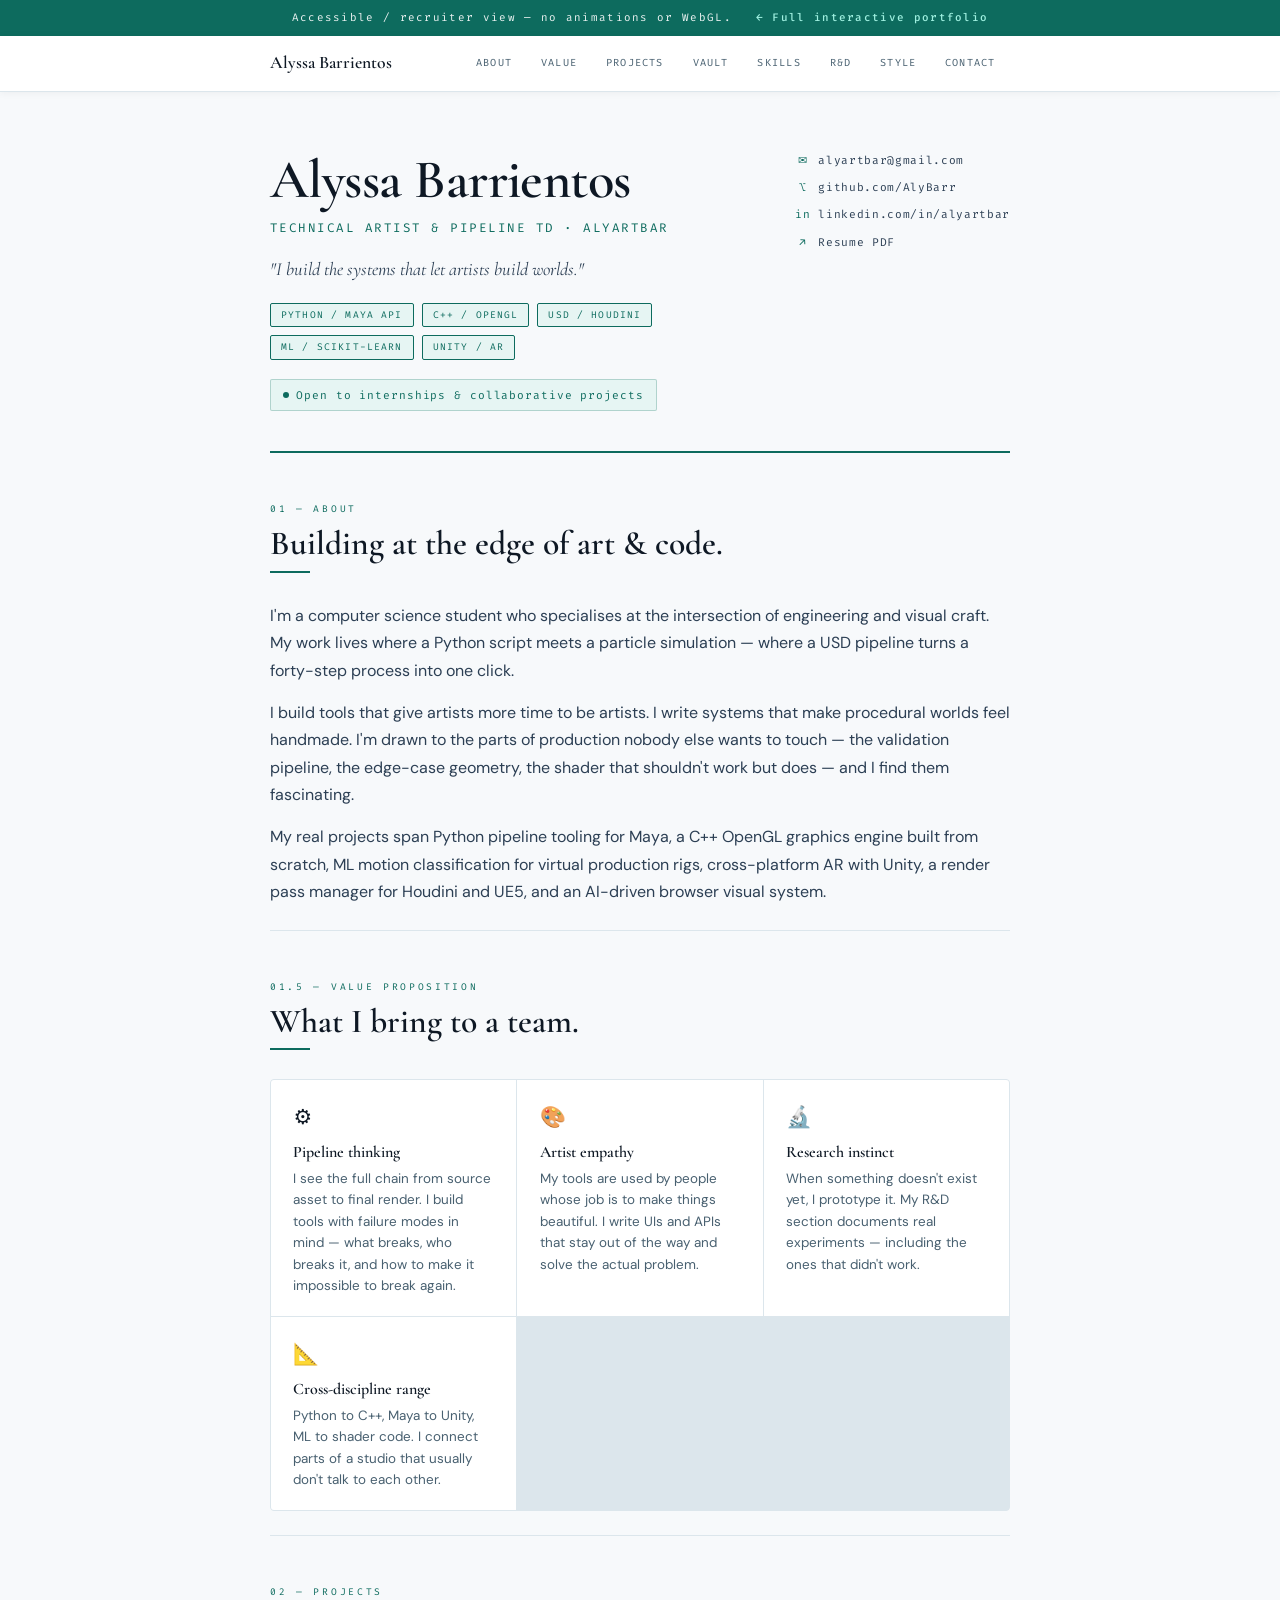
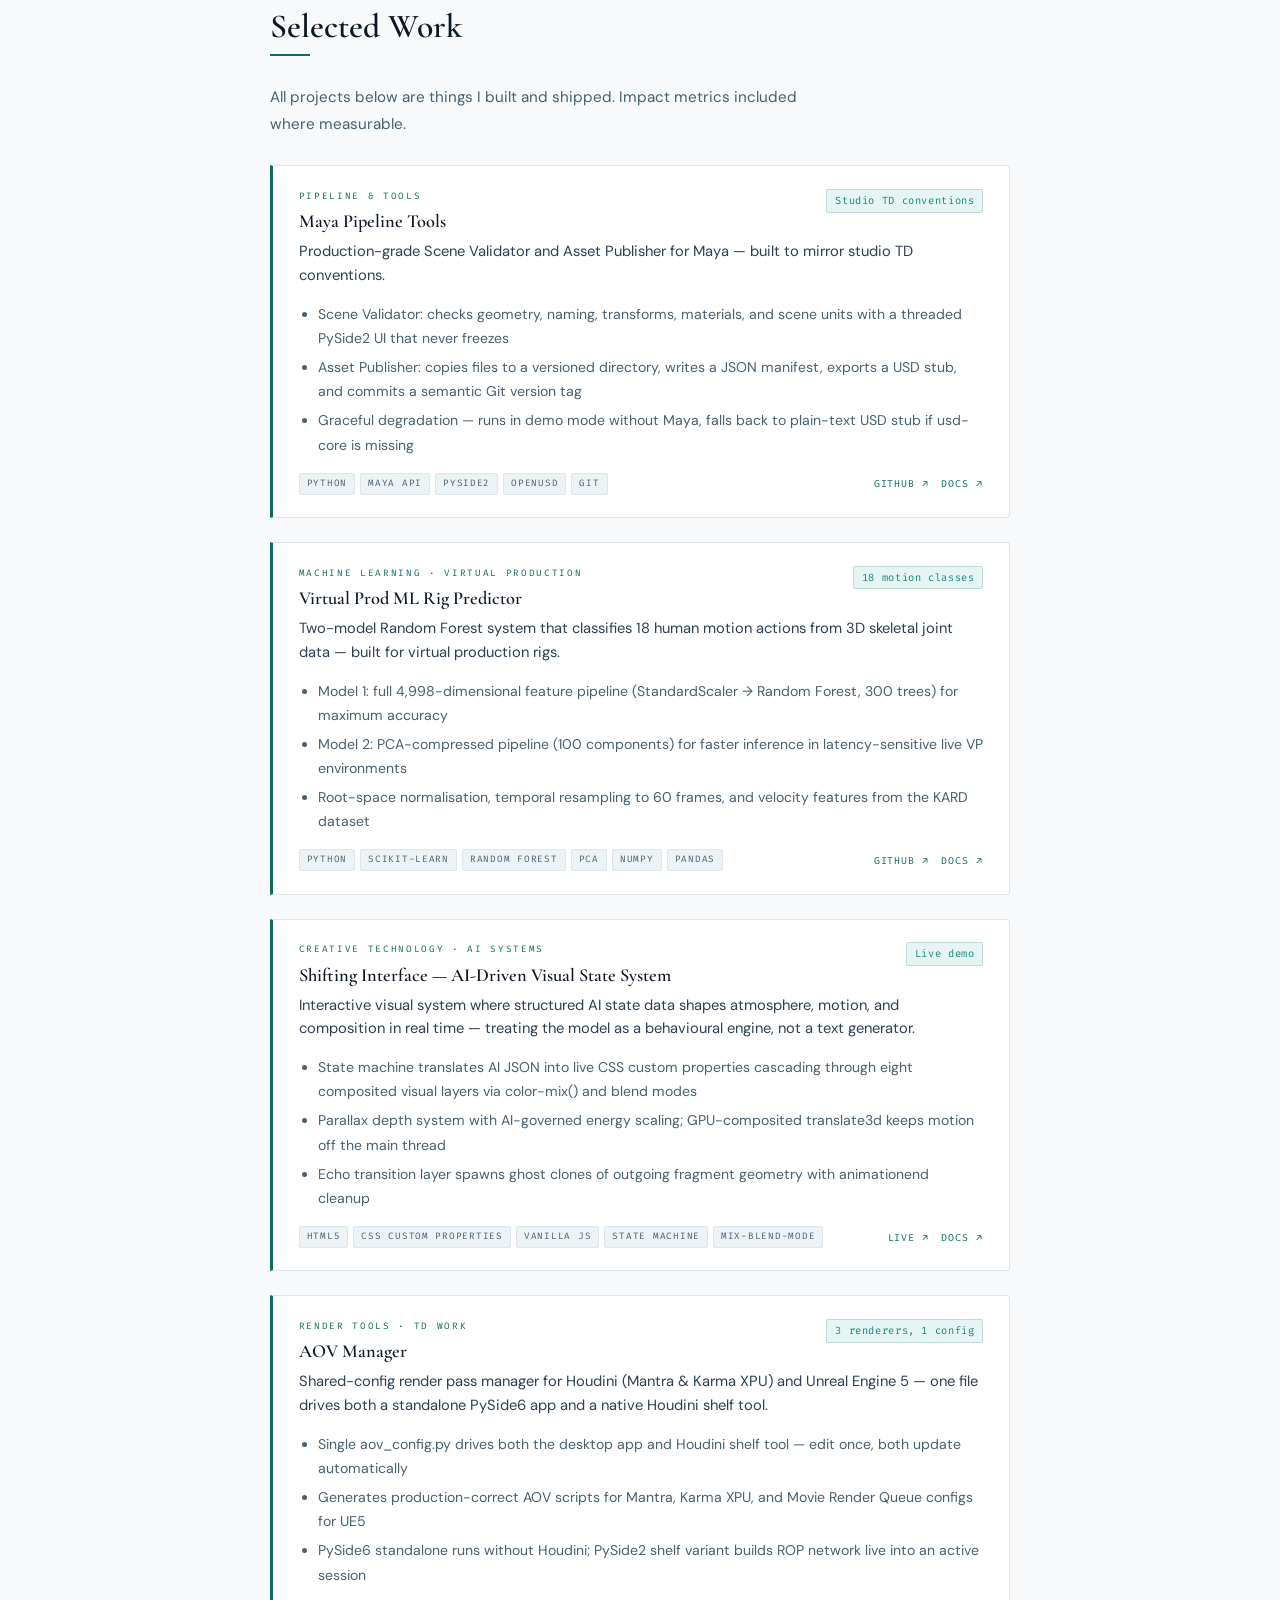
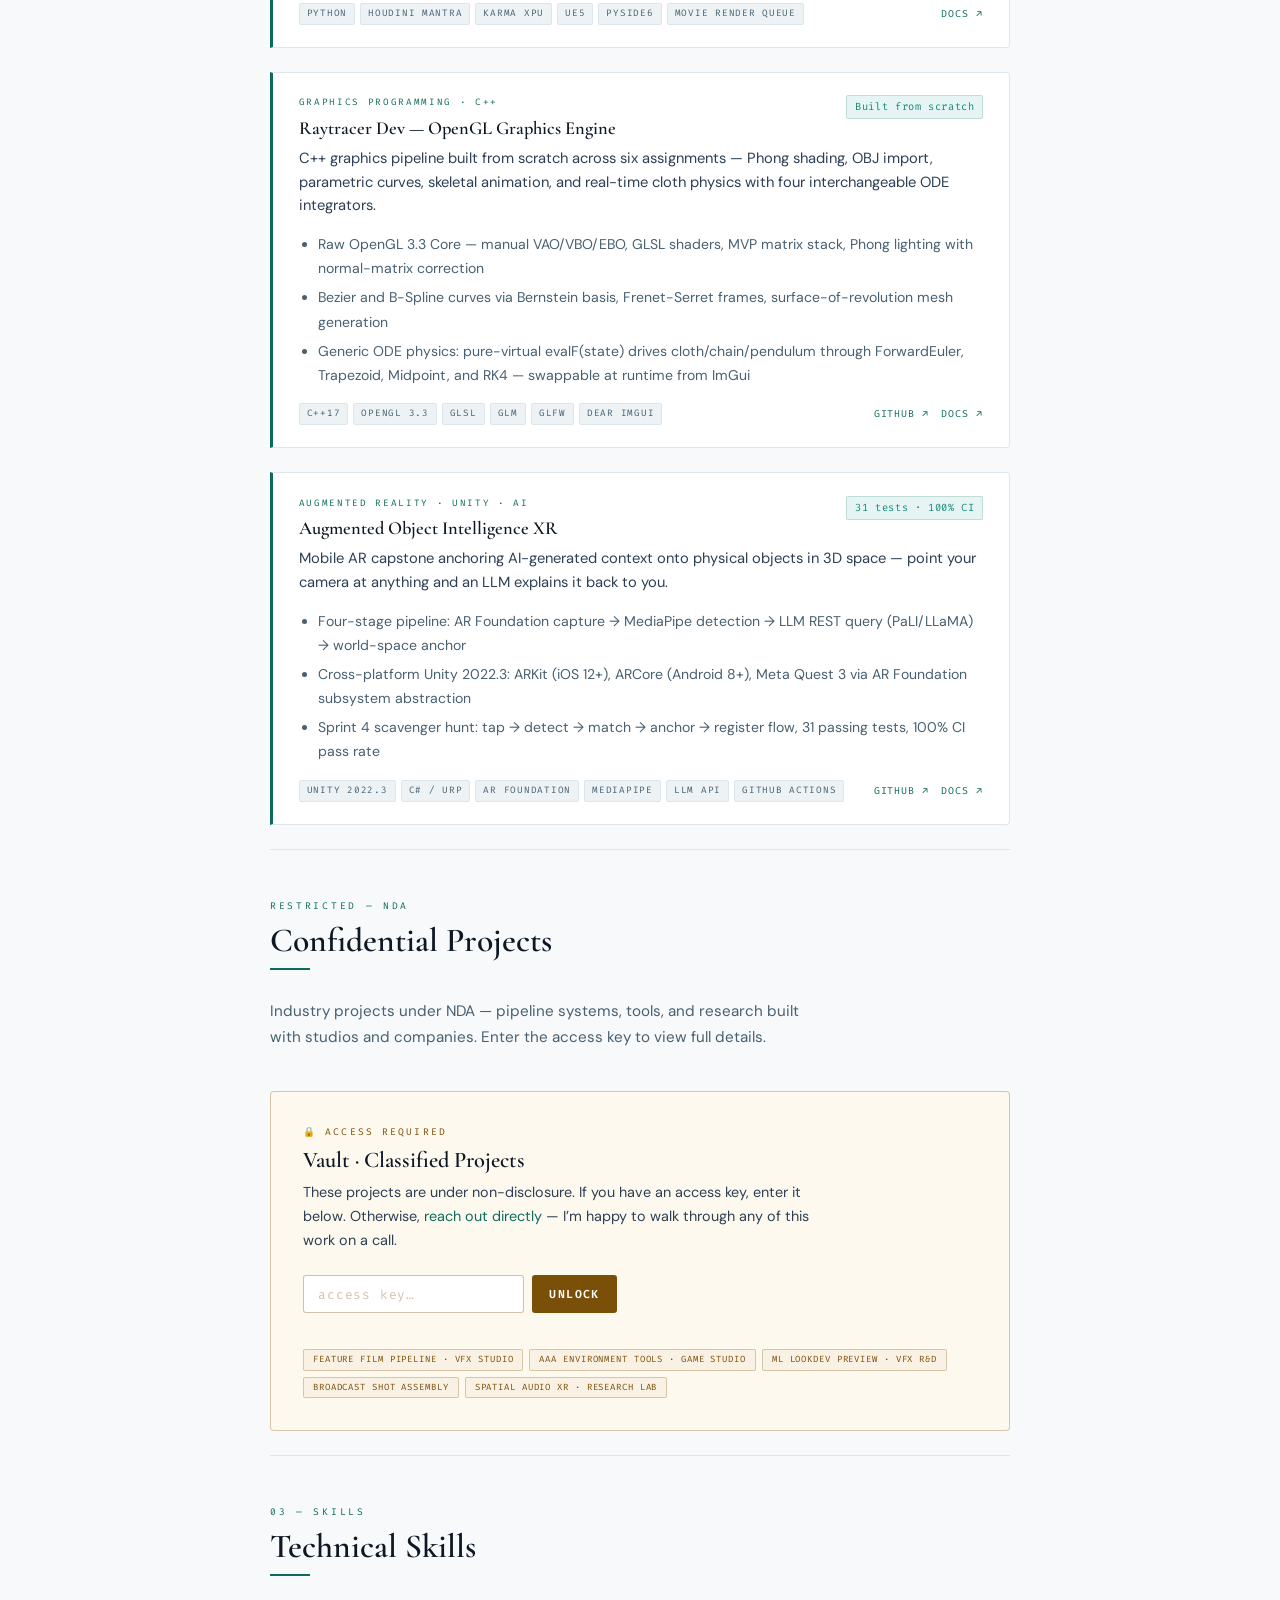
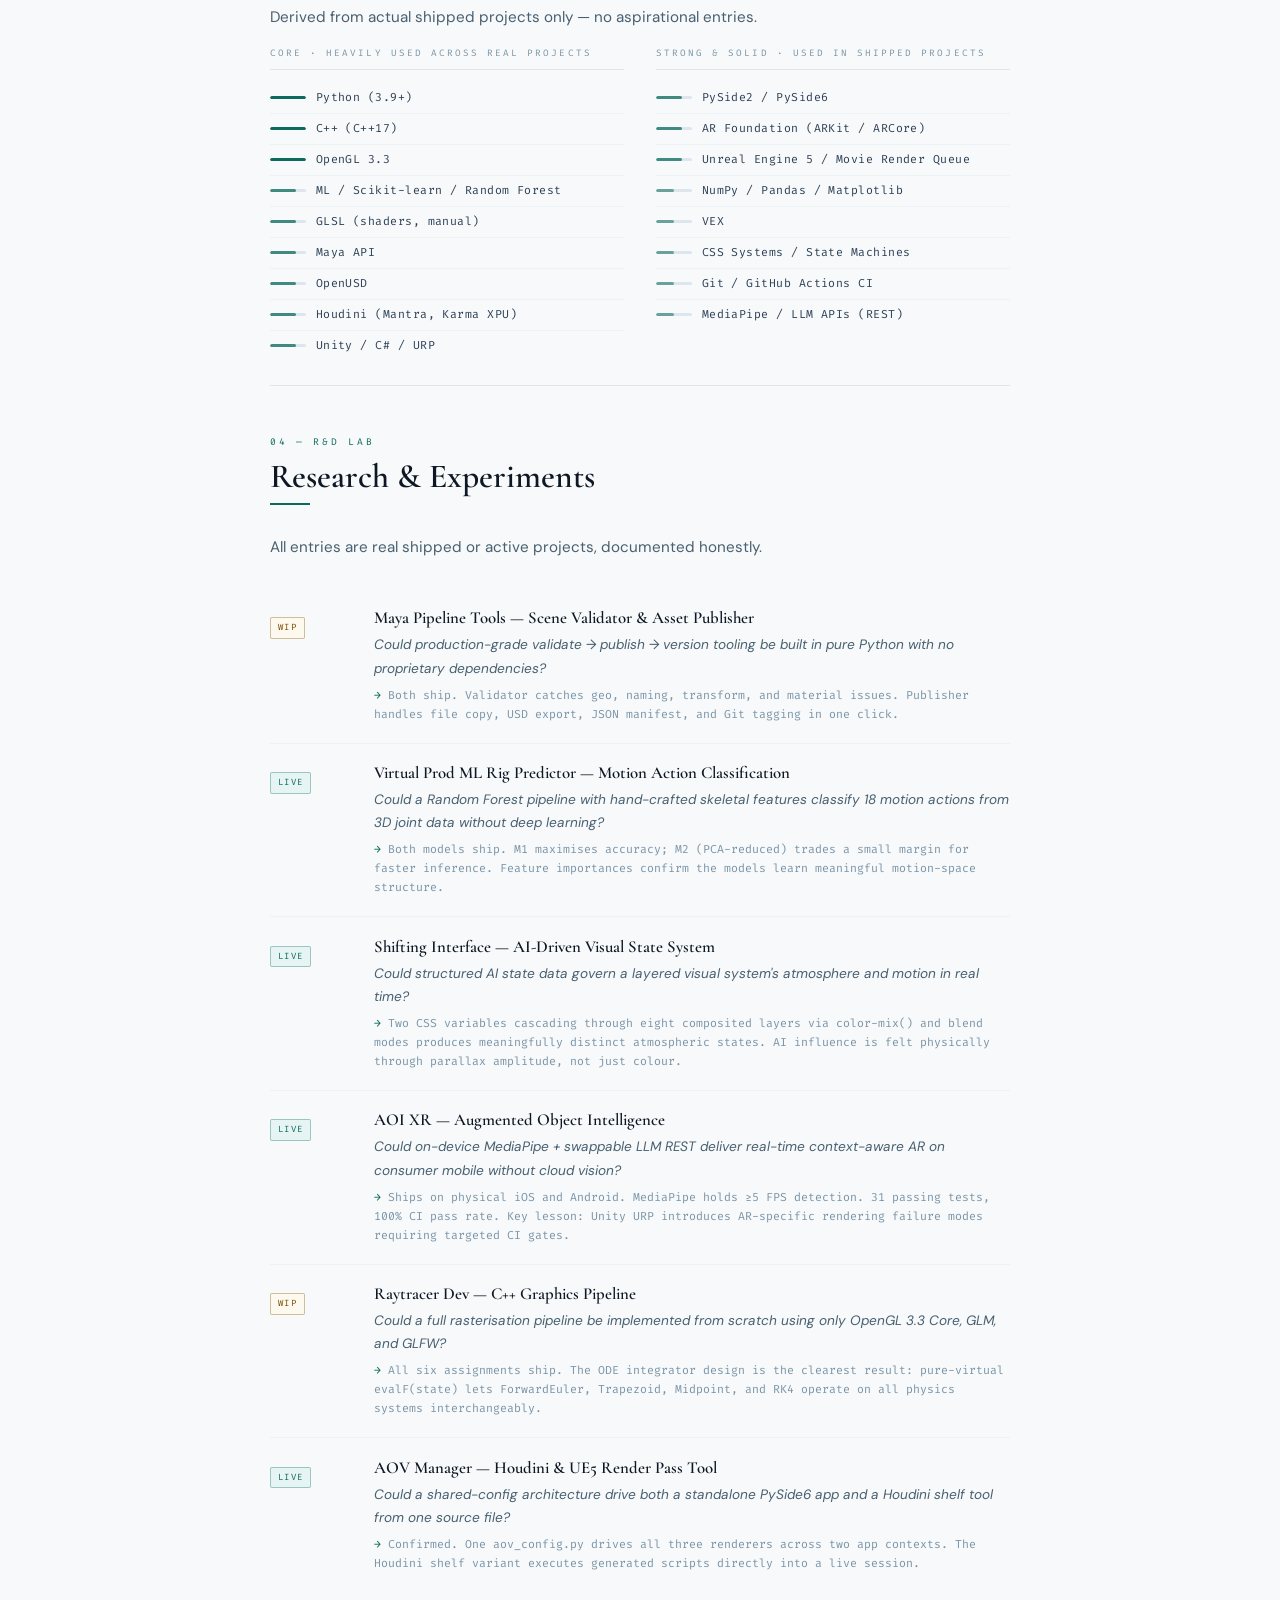
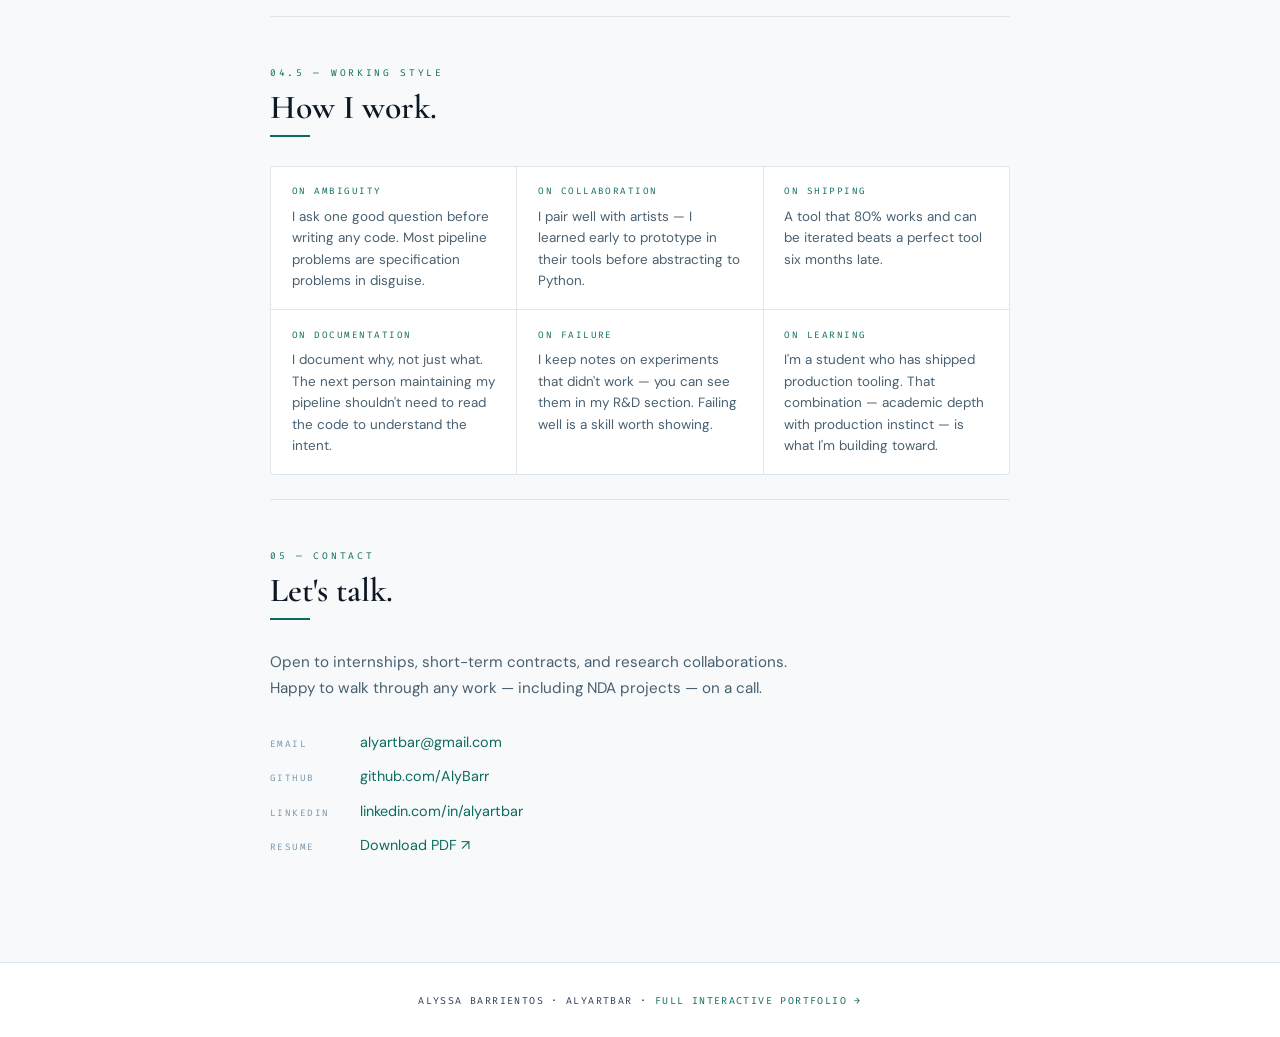
<file: recruiter.html>
<!DOCTYPE html>
<html lang="en">
<head>
  <meta charset="UTF-8"/>
  <meta name="viewport" content="width=device-width, initial-scale=1.0"/>
  <meta name="description" content="Alyssa Barrientos — Creative Technologist, Pipeline TD, Graphics Programmer. Recruiter-friendly portfolio."/>
  <meta name="robots" content="noindex"/>
  <title>Alyssa Barrientos · Portfolio</title>
  <link rel="icon" type="image/svg+xml" href="favicon.svg"/>
  <link rel="preconnect" href="https://fonts.googleapis.com"/>
  <link rel="preconnect" href="https://fonts.gstatic.com" crossorigin/>
  <link href="https://fonts.googleapis.com/css2?family=Cormorant+Garamond:ital,wght@0,300;0,600;1,300&family=DM+Sans:wght@300;400;500&family=Fira+Code:wght@400;500&display=swap" rel="stylesheet"/>
  <style>
*,*::before,*::after{box-sizing:border-box;margin:0;padding:0}
:root{--ink:#0e1824;--ink-mid:#2c3f54;--ink-soft:#486070;--ink-ghost:#7a94a6;--teal:#0d6b5e;--teal-light:#138a7a;--teal-pale:#e6f5f3;--amber:#7a4f08;--amber-pale:#fef9ee;--rule:#dce6ec;--rule-soft:#edf2f5;--bg:#f7f9fb;--bg-card:#fff;--serif:'Cormorant Garamond',Georgia,serif;--sans:'DM Sans',system-ui,sans-serif;--mono:'Fira Code','Courier New',monospace;--max:820px;--g:clamp(1.2rem,5vw,2.5rem)}
html{scroll-behavior:smooth;font-size:16px}
body{font-family:var(--sans);line-height:1.72;color:var(--ink);background:var(--bg);-webkit-font-smoothing:antialiased}
h1,h2,h3{font-family:var(--serif);line-height:1.2;font-weight:600}
p,li{color:var(--ink-mid)}
a{color:var(--teal);text-decoration:none}
a:hover{color:var(--teal-light);text-decoration:underline}
a:focus-visible{outline:2px solid var(--teal);outline-offset:3px;border-radius:2px}
ul{list-style:none}
.skip{position:absolute;top:-50px;left:1rem;background:var(--teal);color:#fff;padding:8px 16px;border-radius:3px;font-size:.82rem;z-index:999}
.skip:focus{top:.75rem}
.topbar{background:var(--teal);color:rgba(255,255,255,.92);font-family:var(--mono);font-size:.68rem;letter-spacing:.12em;text-align:center;padding:.55rem var(--g);display:flex;align-items:center;justify-content:center;gap:1.5rem}
.topbar a{color:#9ff0e0;font-weight:500}
.topbar a:hover{color:#fff;text-decoration:none}
.page-nav{background:var(--bg-card);border-bottom:1px solid var(--rule);position:sticky;top:0;z-index:40;box-shadow:0 1px 8px rgba(0,0,0,.05)}
.pni{max-width:var(--max);margin:0 auto;padding:0 var(--g);display:flex;align-items:center;justify-content:space-between;gap:1rem}
.nav-brand{font-family:var(--serif);font-size:1.1rem;font-weight:600;color:var(--ink);padding:.75rem 0;white-space:nowrap}
.nav-links{display:flex;overflow-x:auto}
.nav-links a{font-family:var(--mono);font-size:.64rem;letter-spacing:.12em;text-transform:uppercase;color:var(--ink-soft);padding:.9rem .9rem;white-space:nowrap;border-bottom:2px solid transparent;transition:color .15s,border-color .15s}
.nav-links a:hover{color:var(--teal);border-color:var(--teal);text-decoration:none}
.pw{max-width:var(--max);margin:0 auto;padding:0 var(--g) 5rem}
.hero{padding:3.5rem 0 2.5rem;border-bottom:2px solid var(--teal);display:grid;grid-template-columns:1fr auto;gap:2rem;align-items:start}
.hero-name{font-size:clamp(2.2rem,5.5vw,3.4rem);color:var(--ink);letter-spacing:-.01em;margin-bottom:.3rem}
.hero-title{font-family:var(--mono);font-size:.78rem;letter-spacing:.20em;text-transform:uppercase;color:var(--teal);margin-bottom:1rem}
.hero-tagline{font-family:var(--serif);font-size:1.15rem;font-style:italic;color:var(--ink-mid);max-width:480px;line-height:1.55}
.hero-meta{display:flex;flex-wrap:wrap;gap:.5rem;margin-top:1.2rem}
.hero-tag{font-family:var(--mono);font-size:.60rem;letter-spacing:.12em;text-transform:uppercase;padding:3px 10px;border:1px solid var(--teal);color:var(--teal);background:var(--teal-pale);border-radius:2px}
.hero-links{display:flex;flex-direction:column;gap:.5rem;font-family:var(--mono);font-size:.70rem;letter-spacing:.06em;padding-top:.2rem}
.hero-links a{color:var(--ink-mid);display:flex;align-items:center;gap:.45rem}
.hero-links a:hover{color:var(--teal);text-decoration:none}
.hi{width:1rem;text-align:center;color:var(--teal);flex-shrink:0}
.sbadge{display:inline-flex;align-items:center;gap:.45rem;font-family:var(--mono);font-size:.70rem;letter-spacing:.08em;color:var(--teal);background:var(--teal-pale);border:1px solid rgba(13,107,94,.25);padding:.35rem .75rem;border-radius:2px;margin-top:1rem}
.sdot{width:6px;height:6px;border-radius:50%;background:var(--teal);flex-shrink:0}
.section{padding:3rem 0 1.5rem}
.section+.section{border-top:1px solid var(--rule)}
.ey{font-family:var(--mono);font-size:.60rem;letter-spacing:.28em;text-transform:uppercase;color:var(--teal);margin-bottom:.4rem}
.st{font-size:clamp(1.55rem,3.5vw,2.1rem);color:var(--ink);margin-bottom:.4rem}
.sr{width:40px;height:2px;background:var(--teal);margin-bottom:1.8rem}
.sl{color:var(--ink-soft);font-size:.95rem;margin-bottom:1.8rem;max-width:560px}
.about-body p{margin-bottom:.9rem}
.about-body p:last-child{margin-bottom:0}
.vgrid{display:grid;grid-template-columns:repeat(auto-fill,minmax(230px,1fr));gap:1px;background:var(--rule);border:1px solid var(--rule);border-radius:4px;overflow:hidden;margin-top:.5rem}
.vc{background:var(--bg-card);padding:1.2rem 1.4rem}
.vi{font-size:1.3rem;margin-bottom:.5rem}
.vt{font-family:var(--serif);font-size:1rem;color:var(--ink);margin-bottom:.35rem}
.vd{font-size:.84rem;color:var(--ink-soft);line-height:1.6}
.plist{display:flex;flex-direction:column;gap:1.5rem}
.pc{background:var(--bg-card);border:1px solid var(--rule);border-left:3px solid var(--teal);border-radius:0 4px 4px 0;padding:1.4rem 1.6rem;transition:box-shadow .15s}
.pc:hover{box-shadow:0 2px 16px rgba(0,0,0,.06)}
.ph{display:flex;align-items:flex-start;justify-content:space-between;gap:1rem;margin-bottom:.5rem}
.pcat{font-family:var(--mono);font-size:.58rem;letter-spacing:.18em;text-transform:uppercase;color:var(--teal);margin-bottom:.35rem}
.ptitle{font-size:1.15rem;color:var(--ink)}
.pimp{font-family:var(--mono);font-size:.65rem;letter-spacing:.06em;color:var(--teal-light);background:var(--teal-pale);border:1px solid rgba(13,107,94,.18);padding:2px 8px;border-radius:2px;white-space:nowrap;flex-shrink:0;align-self:flex-start}
.po{font-size:.92rem;color:var(--ink-mid);margin-bottom:.9rem;line-height:1.6}
.pb{padding-left:1.2em;margin-bottom:1rem}
.pb li{font-size:.88rem;margin-bottom:.3rem;color:var(--ink-soft);list-style:disc}
.pf{display:flex;align-items:center;justify-content:space-between;flex-wrap:wrap;gap:.75rem}
.pt{display:flex;gap:5px;flex-wrap:wrap}
.tt{font-family:var(--mono);font-size:.58rem;letter-spacing:.08em;text-transform:uppercase;padding:2px 7px;border-radius:2px;background:var(--rule-soft);color:var(--ink-soft);border:1px solid var(--rule)}
.pl{display:flex;gap:.75rem}
.plink{font-family:var(--mono);font-size:.62rem;letter-spacing:.10em;text-transform:uppercase}
.nda-c{margin-top:2rem;padding:1.4rem 1.6rem;background:var(--amber-pale);border:1px solid rgba(122,79,8,.25);border-left:3px solid var(--amber);border-radius:0 4px 4px 0}
.nda-h{font-family:var(--mono);font-size:.60rem;letter-spacing:.20em;text-transform:uppercase;color:var(--amber);margin-bottom:.5rem}
.nda-c p{font-size:.90rem;color:var(--ink-mid);margin-bottom:.6rem}
.nda-c p:last-child{margin-bottom:0}
.nda-tags{display:flex;flex-wrap:wrap;gap:6px;margin:.6rem 0}
.nda-tag{font-family:var(--mono);font-size:.57rem;letter-spacing:.10em;text-transform:uppercase;padding:2px 9px;border:1px solid rgba(122,79,8,.30);color:var(--amber);background:rgba(122,79,8,.04);border-radius:2px}
.sks{display:grid;grid-template-columns:1fr 1fr;gap:2rem}
.sgt{font-family:var(--mono);font-size:.58rem;letter-spacing:.22em;text-transform:uppercase;color:var(--ink-ghost);margin-bottom:.8rem;padding-bottom:.4rem;border-bottom:1px solid var(--rule)}
.skr{display:flex;align-items:center;gap:.6rem;padding:.32rem 0;border-bottom:1px solid var(--rule-soft)}
.skr:last-child{border-bottom:none}
.skb{width:36px;height:3px;border-radius:2px;background:var(--rule);flex-shrink:0;position:relative;overflow:hidden}
.skbf{height:100%;border-radius:2px;background:var(--teal)}
.skb.core .skbf{width:100%;opacity:1}
.skb.strong .skbf{width:72%;opacity:.75}
.skb.solid .skbf{width:50%;opacity:.55}
.skn{font-family:var(--mono);font-size:.72rem;letter-spacing:.04em;color:var(--ink-mid)}
.rlist{display:flex;flex-direction:column}
.ri{display:grid;grid-template-columns:80px 1fr;gap:1.5rem;padding:1.2rem 0;border-bottom:1px solid var(--rule-soft)}
.ri:last-child{border-bottom:none}
.rs{padding-top:.2rem}
.sp{display:inline-block;font-family:var(--mono);font-size:.56rem;letter-spacing:.14em;text-transform:uppercase;padding:2px 7px;border-radius:2px;border:1px solid}
.sp.live{color:var(--teal);border-color:rgba(13,107,94,.35);background:var(--teal-pale)}
.sp.wip{color:var(--amber);border-color:rgba(122,79,8,.35);background:var(--amber-pale)}
.sp.exploring{color:#5b3fa8;border-color:rgba(91,63,168,.30);background:#f4f0ff}
.sp.archived{color:var(--ink-ghost);border-color:var(--rule);background:var(--rule-soft)}
.rt{font-family:var(--serif);font-size:1.05rem;color:var(--ink);margin-bottom:.3rem}
.rh{font-size:.85rem;color:var(--ink-soft);margin-bottom:.35rem;font-style:italic}
.rf{font-family:var(--mono);font-size:.72rem;color:var(--ink-ghost);line-height:1.65}
.rf::before{content:"→ ";color:var(--teal)}
.agrid{display:grid;grid-template-columns:repeat(auto-fill,minmax(200px,1fr));gap:1px;background:var(--rule);border:1px solid var(--rule);border-radius:4px;overflow:hidden}
.ac{background:var(--bg-card);padding:1.1rem 1.3rem}
.al{font-family:var(--mono);font-size:.58rem;letter-spacing:.16em;text-transform:uppercase;color:var(--teal);margin-bottom:.35rem}
.at{font-size:.84rem;color:var(--ink-soft);line-height:1.6}
.ci{display:flex;flex-direction:column;gap:.6rem;margin-top:.5rem}
.cr{display:flex;align-items:baseline;gap:1rem}
.cl{font-family:var(--mono);font-size:.58rem;letter-spacing:.16em;text-transform:uppercase;color:var(--ink-ghost);min-width:74px}
.cv{font-size:.90rem}
footer{border-top:1px solid var(--rule);background:var(--bg-card);padding:1.8rem var(--g);text-align:center;font-family:var(--mono);font-size:.62rem;letter-spacing:.14em;text-transform:uppercase;color:var(--ink-ghost)}
footer a{color:var(--teal)}

/* NDA vault section */
.nda-vault{margin-top:2.5rem;padding:2rem;border:1px solid rgba(122,79,8,.30);border-radius:4px;background:var(--amber-pale)}
.nda-vault-head{font-family:var(--mono);font-size:.60rem;letter-spacing:.22em;text-transform:uppercase;color:var(--amber);margin-bottom:.4rem}
.nda-vault-title{font-family:var(--serif);font-size:1.4rem;color:var(--ink);margin-bottom:.5rem}
.nda-vault-sub{font-size:.90rem;color:var(--ink-mid);margin-bottom:1.4rem;max-width:520px;line-height:1.65}
.nda-vault-gate{display:flex;align-items:center;gap:1.5rem;flex-wrap:wrap}
.nda-vault-input-row{display:flex;gap:8px;align-items:stretch;flex:1;min-width:260px;max-width:420px}
.nda-vinput{flex:1;font-family:var(--mono);font-size:.80rem;letter-spacing:.06em;background:#fff;border:1px solid rgba(122,79,8,.35);color:var(--amber);padding:.6rem .9rem;outline:none;border-radius:3px;transition:border-color .2s}
.nda-vinput::placeholder{color:rgba(122,79,8,.35)}
.nda-vinput:focus{border-color:var(--amber)}
.nda-vbtn{font-family:var(--mono);font-size:.72rem;font-weight:600;letter-spacing:.12em;text-transform:uppercase;padding:.6rem 1.1rem;background:var(--amber);border:none;color:#fff;cursor:pointer;border-radius:3px;white-space:nowrap;transition:background .2s}
.nda-vbtn:hover{background:#92600a}
.nda-verr{font-family:var(--mono);font-size:.62rem;color:#c0392b;letter-spacing:.06em;margin-top:.5rem;min-height:1.2em}
.nda-shake{animation:nda-sk .5s ease}
@keyframes nda-sk{0%,100%{transform:translateX(0)}20%{transform:translateX(-5px)}40%{transform:translateX(5px)}60%{transform:translateX(-3px)}80%{transform:translateX(3px)}}
.nda-teaser-chips{display:flex;flex-wrap:wrap;gap:6px;margin-top:1rem}
.nda-tc{font-family:var(--mono);font-size:.56rem;letter-spacing:.10em;text-transform:uppercase;padding:2px 9px;border:1px solid rgba(122,79,8,.28);color:var(--amber);background:rgba(122,79,8,.04);border-radius:2px}
.nda-vault-content{margin-top:2rem;display:none}
.nda-vault-content.nda-open{display:block;animation:ndafade .5s ease}
@keyframes ndafade{from{opacity:0;transform:translateY(8px)}to{opacity:1;transform:translateY(0)}}
.nda-entry-r{padding:1.2rem 0;border-bottom:1px solid rgba(122,79,8,.15)}
.nda-entry-r:last-child{border-bottom:none}
.nda-entry-cat{font-family:var(--mono);font-size:.56rem;letter-spacing:.18em;text-transform:uppercase;color:var(--amber);margin-bottom:.25rem}
.nda-entry-title{font-family:var(--serif);font-size:1.05rem;color:var(--ink);margin-bottom:.2rem}
.nda-entry-role{font-family:var(--mono);font-size:.62rem;letter-spacing:.06em;color:var(--ink-ghost);margin-bottom:.5rem}
.nda-entry-desc{font-size:.88rem;color:var(--ink-mid);line-height:1.65;margin-bottom:.6rem}
.nda-entry-tools{display:flex;gap:5px;flex-wrap:wrap}
.nda-et{font-family:var(--mono);font-size:.56rem;letter-spacing:.08em;text-transform:uppercase;padding:2px 6px;border:1px solid rgba(122,79,8,.25);color:var(--amber);background:rgba(122,79,8,.04);border-radius:2px}
.nda-badge-r{display:inline-block;font-family:var(--mono);font-size:.54rem;font-weight:700;letter-spacing:.20em;text-transform:uppercase;padding:2px 7px;border:1.5px solid rgba(180,60,60,.45);color:rgba(180,60,60,.75);border-radius:2px;margin-left:.6rem;transform:rotate(1deg);vertical-align:middle}

@media print{.topbar,.page-nav,.skip{display:none}.pw{padding-top:0}.pc{break-inside:avoid}body{background:white}}
@media(max-width:640px){.hero{grid-template-columns:1fr}.sks{grid-template-columns:1fr}.ri{grid-template-columns:1fr;gap:.3rem}.ph{flex-direction:column}}
  </style>
</head>
<body>
<a href="#main" class="skip">Skip to content</a>
<div class="topbar">
  <span>Accessible / recruiter view — no animations or WebGL.</span>
  <a href="index.html">&#8592; Full interactive portfolio</a>
</div>
<nav class="page-nav" aria-label="Page navigation">
  <div class="pni">
    <span class="nav-brand">Alyssa Barrientos</span>
    <div class="nav-links">
      <a href="#about">About</a>
      <a href="#value">Value</a>
      <a href="#projects">Projects</a>
      <a href="#nda-vault">Vault</a><a href="#skills">Skills</a>
      <a href="#rnd">R&amp;D</a>
      <a href="#approach">Style</a>
      <a href="#contact">Contact</a>
    </div>
  </div>
</nav>
<div class="pw"><main id="main">

<header class="hero">
  <div>
    <h1 class="hero-name">Alyssa Barrientos</h1>
    <p class="hero-title">Technical Artist &amp; Pipeline TD &middot; AlyArtBar</p>
    <p class="hero-tagline">"I build the systems that let artists build worlds."</p>
    <div class="hero-meta">
      <span class="hero-tag">Python / Maya API</span>
      <span class="hero-tag">C++ / OpenGL</span>
      <span class="hero-tag">USD / Houdini</span>
      <span class="hero-tag">ML / Scikit-learn</span>
      <span class="hero-tag">Unity / AR</span>
    </div>
    <div class="sbadge" style="margin-top:1.2rem">
      <span class="sdot" aria-hidden="true"></span>
      Open to internships &amp; collaborative projects
    </div>
  </div>
  <nav class="hero-links" aria-label="Contact links">
    <a href="mailto:alyartbar@gmail.com"><span class="hi" aria-hidden="true">&#x2709;</span>alyartbar@gmail.com</a>
    <a href="https://github.com/AlyBarr" target="_blank" rel="noopener"><span class="hi" aria-hidden="true">&#x2325;</span>github.com/AlyBarr</a>
    <a href="https://linkedin.com/in/alyartbar" target="_blank" rel="noopener"><span class="hi" aria-hidden="true">in</span>linkedin.com/in/alyartbar</a>
    <a href="assets/CreativeTechResume.pdf" target="_blank" rel="noopener"><span class="hi" aria-hidden="true">&#x2197;</span>Resume PDF</a>
  </nav>
</header>

<section id="about" class="section" aria-labelledby="about-h">
  <p class="ey">01 &mdash; About</p>
  <h2 class="st" id="about-h">Building at the edge of art &amp; code.</h2>
  <div class="sr" aria-hidden="true"></div>
  <div class="about-body">
    <p>I'm a computer science student who specialises at the intersection of engineering and visual craft. My work lives where a Python script meets a particle simulation &mdash; where a USD pipeline turns a forty-step process into one click.</p>
    <p>I build tools that give artists more time to be artists. I write systems that make procedural worlds feel handmade. I'm drawn to the parts of production nobody else wants to touch &mdash; the validation pipeline, the edge-case geometry, the shader that shouldn't work but does &mdash; and I find them fascinating.</p>
    <p>My real projects span Python pipeline tooling for Maya, a C++ OpenGL graphics engine built from scratch, ML motion classification for virtual production rigs, cross-platform AR with Unity, a render pass manager for Houdini and UE5, and an AI-driven browser visual system.</p>
  </div>
</section>

<section id="value" class="section" aria-labelledby="value-h">
  <p class="ey">01.5 &mdash; Value Proposition</p>
  <h2 class="st" id="value-h">What I bring to a team.</h2>
  <div class="sr" aria-hidden="true"></div>
  <div class="vgrid" role="list">
    <div class="vc" role="listitem"><div class="vi" aria-hidden="true">&#x2699;&#xFE0F;</div><h3 class="vt">Pipeline thinking</h3><p class="vd">I see the full chain from source asset to final render. I build tools with failure modes in mind &mdash; what breaks, who breaks it, and how to make it impossible to break again.</p></div>
    <div class="vc" role="listitem"><div class="vi" aria-hidden="true">&#x1F3A8;</div><h3 class="vt">Artist empathy</h3><p class="vd">My tools are used by people whose job is to make things beautiful. I write UIs and APIs that stay out of the way and solve the actual problem.</p></div>
    <div class="vc" role="listitem"><div class="vi" aria-hidden="true">&#x1F52C;</div><h3 class="vt">Research instinct</h3><p class="vd">When something doesn't exist yet, I prototype it. My R&amp;D section documents real experiments &mdash; including the ones that didn't work.</p></div>
    <div class="vc" role="listitem"><div class="vi" aria-hidden="true">&#x1F4D0;</div><h3 class="vt">Cross-discipline range</h3><p class="vd">Python to C++, Maya to Unity, ML to shader code. I connect parts of a studio that usually don't talk to each other.</p></div>
  </div>
</section>

<section id="projects" class="section" aria-labelledby="projects-h">
  <p class="ey">02 &mdash; Projects</p>
  <h2 class="st" id="projects-h">Selected Work</h2>
  <div class="sr" aria-hidden="true"></div>
  <p class="sl">All projects below are things I built and shipped. Impact metrics included where measurable.</p>
  <ul class="plist" aria-label="Projects">

    <li class="pc">
      <div class="ph"><div><p class="pcat">Pipeline &amp; Tools</p><h3 class="ptitle">Maya Pipeline Tools</h3></div><span class="pimp">Studio TD conventions</span></div>
      <p class="po">Production-grade Scene Validator and Asset Publisher for Maya &mdash; built to mirror studio TD conventions.</p>
      <ul class="pb"><li>Scene Validator: checks geometry, naming, transforms, materials, and scene units with a threaded PySide2 UI that never freezes</li><li>Asset Publisher: copies files to a versioned directory, writes a JSON manifest, exports a USD stub, and commits a semantic Git version tag</li><li>Graceful degradation &mdash; runs in demo mode without Maya, falls back to plain-text USD stub if usd-core is missing</li></ul>
      <div class="pf"><div class="pt"><span class="tt">Python</span><span class="tt">Maya API</span><span class="tt">PySide2</span><span class="tt">OpenUSD</span><span class="tt">Git</span></div><div class="pl"><a href="https://github.com/AlyBarr/AssetMayaTooling" class="plink" target="_blank" rel="noopener">GitHub &#x2197;</a><a href="pipeline-tools.html" class="plink">Docs &#x2197;</a></div></div>
    </li>

    <li class="pc">
      <div class="ph"><div><p class="pcat">Machine Learning &middot; Virtual Production</p><h3 class="ptitle">Virtual Prod ML Rig Predictor</h3></div><span class="pimp">18 motion classes</span></div>
      <p class="po">Two-model Random Forest system that classifies 18 human motion actions from 3D skeletal joint data &mdash; built for virtual production rigs.</p>
      <ul class="pb"><li>Model 1: full 4,998-dimensional feature pipeline (StandardScaler &rarr; Random Forest, 300 trees) for maximum accuracy</li><li>Model 2: PCA-compressed pipeline (100 components) for faster inference in latency-sensitive live VP environments</li><li>Root-space normalisation, temporal resampling to 60 frames, and velocity features from the KARD dataset</li></ul>
      <div class="pf"><div class="pt"><span class="tt">Python</span><span class="tt">Scikit-learn</span><span class="tt">Random Forest</span><span class="tt">PCA</span><span class="tt">NumPy</span><span class="tt">Pandas</span></div><div class="pl"><a href="https://github.com/AlyBarr/VirtualProdMLPredict" class="plink" target="_blank" rel="noopener">GitHub &#x2197;</a><a href="MLrigPredictor.html" class="plink">Docs &#x2197;</a></div></div>
    </li>

    <li class="pc">
      <div class="ph"><div><p class="pcat">Creative Technology &middot; AI Systems</p><h3 class="ptitle">Shifting Interface &mdash; AI-Driven Visual State System</h3></div><span class="pimp">Live demo</span></div>
      <p class="po">Interactive visual system where structured AI state data shapes atmosphere, motion, and composition in real time &mdash; treating the model as a behavioural engine, not a text generator.</p>
      <ul class="pb"><li>State machine translates AI JSON into live CSS custom properties cascading through eight composited visual layers via color-mix() and blend modes</li><li>Parallax depth system with AI-governed energy scaling; GPU-composited translate3d keeps motion off the main thread</li><li>Echo transition layer spawns ghost clones of outgoing fragment geometry with animationend cleanup</li></ul>
      <div class="pf"><div class="pt"><span class="tt">HTML5</span><span class="tt">CSS Custom Properties</span><span class="tt">Vanilla JS</span><span class="tt">State Machine</span><span class="tt">mix-blend-mode</span></div><div class="pl"><a href="https://alybarr.github.io/shifting_interface/" class="plink" target="_blank" rel="noopener">Live &#x2197;</a><a href="Shifting-interface-docs.html" class="plink">Docs &#x2197;</a></div></div>
    </li>

    <li class="pc">
      <div class="ph"><div><p class="pcat">Render Tools &middot; TD Work</p><h3 class="ptitle">AOV Manager</h3></div><span class="pimp">3 renderers, 1 config</span></div>
      <p class="po">Shared-config render pass manager for Houdini (Mantra &amp; Karma XPU) and Unreal Engine 5 &mdash; one file drives both a standalone PySide6 app and a native Houdini shelf tool.</p>
      <ul class="pb"><li>Single aov_config.py drives both the desktop app and Houdini shelf tool &mdash; edit once, both update automatically</li><li>Generates production-correct AOV scripts for Mantra, Karma XPU, and Movie Render Queue configs for UE5</li><li>PySide6 standalone runs without Houdini; PySide2 shelf variant builds ROP network live into an active session</li></ul>
      <div class="pf"><div class="pt"><span class="tt">Python</span><span class="tt">Houdini Mantra</span><span class="tt">Karma XPU</span><span class="tt">UE5</span><span class="tt">PySide6</span><span class="tt">Movie Render Queue</span></div><div class="pl"><a href="Aov-manager-docs.html" class="plink">Docs &#x2197;</a></div></div>
    </li>

    <li class="pc">
      <div class="ph"><div><p class="pcat">Graphics Programming &middot; C++</p><h3 class="ptitle">Raytracer Dev &mdash; OpenGL Graphics Engine</h3></div><span class="pimp">Built from scratch</span></div>
      <p class="po">C++ graphics pipeline built from scratch across six assignments &mdash; Phong shading, OBJ import, parametric curves, skeletal animation, and real-time cloth physics with four interchangeable ODE integrators.</p>
      <ul class="pb"><li>Raw OpenGL 3.3 Core &mdash; manual VAO/VBO/EBO, GLSL shaders, MVP matrix stack, Phong lighting with normal-matrix correction</li><li>Bezier and B-Spline curves via Bernstein basis, Frenet-Serret frames, surface-of-revolution mesh generation</li><li>Generic ODE physics: pure-virtual evalF(state) drives cloth/chain/pendulum through ForwardEuler, Trapezoid, Midpoint, and RK4 &mdash; swappable at runtime from ImGui</li></ul>
      <div class="pf"><div class="pt"><span class="tt">C++17</span><span class="tt">OpenGL 3.3</span><span class="tt">GLSL</span><span class="tt">GLM</span><span class="tt">GLFW</span><span class="tt">Dear ImGui</span></div><div class="pl"><a href="https://github.com/AlyBarr/RaytracerDev" class="plink" target="_blank" rel="noopener">GitHub &#x2197;</a><a href="raytracer.html" class="plink">Docs &#x2197;</a></div></div>
    </li>

    <li class="pc">
      <div class="ph"><div><p class="pcat">Augmented Reality &middot; Unity &middot; AI</p><h3 class="ptitle">Augmented Object Intelligence XR</h3></div><span class="pimp">31 tests &middot; 100% CI</span></div>
      <p class="po">Mobile AR capstone anchoring AI-generated context onto physical objects in 3D space &mdash; point your camera at anything and an LLM explains it back to you.</p>
      <ul class="pb"><li>Four-stage pipeline: AR Foundation capture &rarr; MediaPipe detection &rarr; LLM REST query (PaLI/LLaMA) &rarr; world-space anchor</li><li>Cross-platform Unity 2022.3: ARKit (iOS 12+), ARCore (Android 8+), Meta Quest 3 via AR Foundation subsystem abstraction</li><li>Sprint 4 scavenger hunt: tap &rarr; detect &rarr; match &rarr; anchor &rarr; register flow, 31 passing tests, 100% CI pass rate</li></ul>
      <div class="pf"><div class="pt"><span class="tt">Unity 2022.3</span><span class="tt">C# / URP</span><span class="tt">AR Foundation</span><span class="tt">MediaPipe</span><span class="tt">LLM API</span><span class="tt">GitHub Actions</span></div><div class="pl"><a href="https://github.com/bautista-aa/Augmented-Object-Intelligence-with-XR-Objects" class="plink" target="_blank" rel="noopener">GitHub &#x2197;</a><a href="aoi-xr.html" class="plink">Docs &#x2197;</a></div></div>
    </li>

  </ul>

</section>

<section id="nda-vault" class="section" aria-labelledby="nda-vault-h">
  <p class="ey">Restricted &mdash; NDA</p>
  <h2 class="st" id="nda-vault-h">Confidential Projects</h2>
  <div class="sr" aria-hidden="true"></div>
  <p class="sl">Industry projects under NDA &mdash; pipeline systems, tools, and research built with studios and companies. Enter the access key to view full details.</p>

  <div class="nda-vault">
    <p class="nda-vault-head">&#x1F512; access required</p>
    <h3 class="nda-vault-title">Vault &middot; Classified Projects</h3>
    <p class="nda-vault-sub">These projects are under non-disclosure. If you have an access key, enter it below. Otherwise, <a href="mailto:alyartbar@gmail.com">reach out directly</a> &mdash; I&rsquo;m happy to walk through any of this work on a call.</p>

    <div class="nda-vault-gate" id="r-nda-gate">
      <div>
        <div class="nda-vault-input-row">
          <input class="nda-vinput" id="r-nda-input" type="password"
            placeholder="access key&hellip;" autocomplete="off" aria-label="NDA access key"/>
          <button class="nda-vbtn" id="r-nda-btn" type="button">Unlock</button>
        </div>
        <p class="nda-verr" id="r-nda-err" role="alert"></p>
      </div>
    </div>

    <div class="nda-teaser-chips" aria-label="Project categories (unlocked with key)">
      <span class="nda-tc">Feature Film Pipeline &middot; VFX Studio</span>
      <span class="nda-tc">AAA Environment Tools &middot; Game Studio</span>
      <span class="nda-tc">ML Lookdev Preview &middot; VFX R&amp;D</span>
      <span class="nda-tc">Broadcast Shot Assembly</span>
      <span class="nda-tc">Spatial Audio XR &middot; Research Lab</span>
    </div>

    <div class="nda-vault-content" id="r-nda-content" aria-live="polite">
      <div id="r-nda-entries"></div>
    </div>
  </div>
</section>


<section id="skills" class="section" aria-labelledby="skills-h">
  <p class="ey">03 &mdash; Skills</p>
  <h2 class="st" id="skills-h">Technical Skills</h2>
  <div class="sr" aria-hidden="true"></div>
  <p class="sl" style="margin-bottom:1rem">Derived from actual shipped projects only &mdash; no aspirational entries.</p>
  <div class="sks">
    <div>
      <p class="sgt">Core &middot; heavily used across real projects</p>
      <ul>
        <li class="skr"><div class="skb core" aria-hidden="true"><div class="skbf"></div></div><span class="skn">Python (3.9+)</span></li>
        <li class="skr"><div class="skb core" aria-hidden="true"><div class="skbf"></div></div><span class="skn">C++ (C++17)</span></li>
        <li class="skr"><div class="skb core" aria-hidden="true"><div class="skbf"></div></div><span class="skn">OpenGL 3.3</span></li>
        <li class="skr"><div class="skb strong" aria-hidden="true"><div class="skbf"></div></div><span class="skn">ML / Scikit-learn / Random Forest</span></li>
        <li class="skr"><div class="skb strong" aria-hidden="true"><div class="skbf"></div></div><span class="skn">GLSL (shaders, manual)</span></li>
        <li class="skr"><div class="skb strong" aria-hidden="true"><div class="skbf"></div></div><span class="skn">Maya API</span></li>
        <li class="skr"><div class="skb strong" aria-hidden="true"><div class="skbf"></div></div><span class="skn">OpenUSD</span></li>
        <li class="skr"><div class="skb strong" aria-hidden="true"><div class="skbf"></div></div><span class="skn">Houdini (Mantra, Karma XPU)</span></li>
        <li class="skr"><div class="skb strong" aria-hidden="true"><div class="skbf"></div></div><span class="skn">Unity / C# / URP</span></li>
      </ul>
    </div>
    <div>
      <p class="sgt">Strong &amp; solid &middot; used in shipped projects</p>
      <ul>
        <li class="skr"><div class="skb strong" aria-hidden="true"><div class="skbf"></div></div><span class="skn">PySide2 / PySide6</span></li>
        <li class="skr"><div class="skb strong" aria-hidden="true"><div class="skbf"></div></div><span class="skn">AR Foundation (ARKit / ARCore)</span></li>
        <li class="skr"><div class="skb strong" aria-hidden="true"><div class="skbf"></div></div><span class="skn">Unreal Engine 5 / Movie Render Queue</span></li>
        <li class="skr"><div class="skb solid" aria-hidden="true"><div class="skbf"></div></div><span class="skn">NumPy / Pandas / Matplotlib</span></li>
        <li class="skr"><div class="skb solid" aria-hidden="true"><div class="skbf"></div></div><span class="skn">VEX</span></li>
        <li class="skr"><div class="skb solid" aria-hidden="true"><div class="skbf"></div></div><span class="skn">CSS Systems / State Machines</span></li>
        <li class="skr"><div class="skb solid" aria-hidden="true"><div class="skbf"></div></div><span class="skn">Git / GitHub Actions CI</span></li>
        <li class="skr"><div class="skb solid" aria-hidden="true"><div class="skbf"></div></div><span class="skn">MediaPipe / LLM APIs (REST)</span></li>
      </ul>
    </div>
  </div>
</section>

<section id="rnd" class="section" aria-labelledby="rnd-h">
  <p class="ey">04 &mdash; R&amp;D Lab</p>
  <h2 class="st" id="rnd-h">Research &amp; Experiments</h2>
  <div class="sr" aria-hidden="true"></div>
  <p class="sl">All entries are real shipped or active projects, documented honestly.</p>
  <ul class="rlist">
    <li class="ri"><div class="rs"><span class="sp wip">WIP</span></div><div><h3 class="rt">Maya Pipeline Tools &mdash; Scene Validator &amp; Asset Publisher</h3><p class="rh">Could production-grade validate &rarr; publish &rarr; version tooling be built in pure Python with no proprietary dependencies?</p><p class="rf">Both ship. Validator catches geo, naming, transform, and material issues. Publisher handles file copy, USD export, JSON manifest, and Git tagging in one click.</p></div></li>
    <li class="ri"><div class="rs"><span class="sp live">Live</span></div><div><h3 class="rt">Virtual Prod ML Rig Predictor &mdash; Motion Action Classification</h3><p class="rh">Could a Random Forest pipeline with hand-crafted skeletal features classify 18 motion actions from 3D joint data without deep learning?</p><p class="rf">Both models ship. M1 maximises accuracy; M2 (PCA-reduced) trades a small margin for faster inference. Feature importances confirm the models learn meaningful motion-space structure.</p></div></li>
    <li class="ri"><div class="rs"><span class="sp live">Live</span></div><div><h3 class="rt">Shifting Interface &mdash; AI-Driven Visual State System</h3><p class="rh">Could structured AI state data govern a layered visual system's atmosphere and motion in real time?</p><p class="rf">Two CSS variables cascading through eight composited layers via color-mix() and blend modes produces meaningfully distinct atmospheric states. AI influence is felt physically through parallax amplitude, not just colour.</p></div></li>
    <li class="ri"><div class="rs"><span class="sp live">Live</span></div><div><h3 class="rt">AOI XR &mdash; Augmented Object Intelligence</h3><p class="rh">Could on-device MediaPipe + swappable LLM REST deliver real-time context-aware AR on consumer mobile without cloud vision?</p><p class="rf">Ships on physical iOS and Android. MediaPipe holds &ge;5 FPS detection. 31 passing tests, 100% CI pass rate. Key lesson: Unity URP introduces AR-specific rendering failure modes requiring targeted CI gates.</p></div></li>
    <li class="ri"><div class="rs"><span class="sp wip">WIP</span></div><div><h3 class="rt">Raytracer Dev &mdash; C++ Graphics Pipeline</h3><p class="rh">Could a full rasterisation pipeline be implemented from scratch using only OpenGL 3.3 Core, GLM, and GLFW?</p><p class="rf">All six assignments ship. The ODE integrator design is the clearest result: pure-virtual evalF(state) lets ForwardEuler, Trapezoid, Midpoint, and RK4 operate on all physics systems interchangeably.</p></div></li>
    <li class="ri"><div class="rs"><span class="sp live">Live</span></div><div><h3 class="rt">AOV Manager &mdash; Houdini &amp; UE5 Render Pass Tool</h3><p class="rh">Could a shared-config architecture drive both a standalone PySide6 app and a Houdini shelf tool from one source file?</p><p class="rf">Confirmed. One aov_config.py drives all three renderers across two app contexts. The Houdini shelf variant executes generated scripts directly into a live session.</p></div></li>
  </ul>
</section>

<section id="approach" class="section" aria-labelledby="approach-h">
  <p class="ey">04.5 &mdash; Working Style</p>
  <h2 class="st" id="approach-h">How I work.</h2>
  <div class="sr" aria-hidden="true"></div>
  <div class="agrid" role="list">
    <div class="ac" role="listitem"><p class="al">On ambiguity</p><p class="at">I ask one good question before writing any code. Most pipeline problems are specification problems in disguise.</p></div>
    <div class="ac" role="listitem"><p class="al">On collaboration</p><p class="at">I pair well with artists &mdash; I learned early to prototype in their tools before abstracting to Python.</p></div>
    <div class="ac" role="listitem"><p class="al">On shipping</p><p class="at">A tool that 80% works and can be iterated beats a perfect tool six months late.</p></div>
    <div class="ac" role="listitem"><p class="al">On documentation</p><p class="at">I document why, not just what. The next person maintaining my pipeline shouldn't need to read the code to understand the intent.</p></div>
    <div class="ac" role="listitem"><p class="al">On failure</p><p class="at">I keep notes on experiments that didn't work &mdash; you can see them in my R&amp;D section. Failing well is a skill worth showing.</p></div>
    <div class="ac" role="listitem"><p class="al">On learning</p><p class="at">I'm a student who has shipped production tooling. That combination &mdash; academic depth with production instinct &mdash; is what I'm building toward.</p></div>
  </div>
</section>

<section id="contact" class="section" aria-labelledby="contact-h">
  <p class="ey">05 &mdash; Contact</p>
  <h2 class="st" id="contact-h">Let's talk.</h2>
  <div class="sr" aria-hidden="true"></div>
  <p class="sl">Open to internships, short-term contracts, and research collaborations. Happy to walk through any work &mdash; including NDA projects &mdash; on a call.</p>
  <div class="ci">
    <div class="cr"><span class="cl">Email</span><span class="cv"><a href="mailto:alyartbar@gmail.com">alyartbar@gmail.com</a></span></div>
    <div class="cr"><span class="cl">GitHub</span><span class="cv"><a href="https://github.com/AlyBarr" target="_blank" rel="noopener">github.com/AlyBarr</a></span></div>
    <div class="cr"><span class="cl">LinkedIn</span><span class="cv"><a href="https://linkedin.com/in/alyartbar" target="_blank" rel="noopener">linkedin.com/in/alyartbar</a></span></div>
    <div class="cr"><span class="cl">Resume</span><span class="cv"><a href="assets/resume.pdf" target="_blank" rel="noopener">Download PDF &#x2197;</a></span></div>
  </div>
</section>

</main></div>
<footer>
  <p>Alyssa Barrientos &middot; AlyArtBar &middot; <a href="index.html">Full interactive portfolio &rarr;</a></p>
</footer>

<script>
(function() {
  var NDA_HASH    = 'f7a899dc0644bc87cab3452006cf0cfe152a1a655ca8fce654059e563769b15a';
  var NDA_PAYLOAD = 'rNO7v2cw2eClwTwCPO8uuHBLbhAuzdygPWnzdmscgWqVn7mKQByc1L7GIUlp7SDeN15zETDN3tx0J98lRAzFeqfB6blqLdLi6vwzRXSnbYt5CDZFftqTijEnpHYVOdgqksTwsmNk6MPq+itUY71i3klfKlU+n9zUZDeqdBtJkz6S2/r+PGSe1a/XIFNvqGKbcQpPNhiFnocnYPp2VhrCP4OI/blqLcriuMplRmm9LJ81TH8EKN2Og3Rj9zpaSe0vxZio6CY22eO/0CBEJr9pjDhZcgooiJWSMXf/Il4G33qV0bmiMnSZqerxMElquyyfYF51CD3cmYJ0VvY5Qy7DM5OF8LJyIdv1q8cgRCa5bZJ8TnsRNceSxiBt/yIXCtAvkMDt/GEh0+qvxzdZJq5imjVEewg1xpvGMXfsOUUakTiSzvauY2TI76/KZVJjrm+WcE46CTXPlJI9a/l4FUWReIPH9rB1ZoankZEQc0LtIN43emMRNMeSxHglvB5YHNUzmcG78CZm7++lxwJSb6su0jUIVwQlyd67KSm+LRUK0C6Sz/auf2aGp+jyBGEmiG2TcApJESnMlYl0WetmBwuGeqXN+LArMNXqr5MRT2mjf9w5CjgRNdyQg3Y/vnRnG945kszsrmconMKkxSxSaaFhm3teOjEzx5DEeCW8JFgF1HjNiLuIYyfU6aPQJEwmjn6KfFluSXzrk4ggd/81Q0ntL8eY++smdoy1+ZFpACSraY12CCBFfuqJjzhxvjcXId4vk8H3tSYA1eCjxyRMJo5/jXBeOgMz2tyLO2HrOlYbkT+Z3vCuaSrR4qTHZUtvuyyZcER/Fz3clYk6Jek/QwGRNp7e/PxTKs7iq99lZWioZZBwCmoXOd6VgyMrvhdFHdgpg9u5q2MqyKeswSpNJvwhmnRTOgAy3pWUO2vzM1kdkTiCwfW4dWTI6OqHaEhpun7efF5/Fz3clYk6drB0G0mTLpjH9a8kfpzc6PsqVWKmYpc3BjpHCcaOgzVpvhNZDtg0koq1/CQUxfOi3CsCKu8uq0ZuOEl8irSiFSfDKxtJyniUye25YSvO/uiJZQJQiVTeU0t5DDDBiJ90WetmBwuGeqWO3f4qZJ7zo8cpRST1LNxYZjckL9uVlSBg+nZ7Bt4xk83v/FY22fGj1jICKu8ujHpGf0dmiN60MXb7N0UK2Xqyxv61aCHZ9eaTBk9qo22celh7ETXemcYIcK5mVV6RaMearf4qZJ7jr8AmAjzvLq5nRW4KKNGMgzAl/3ZZDMQolsS0rmcg1eak0CANYKZpknEKahc53pWDIyXsM1kN1CiS2rm6aTac9avDLEQmo2ORfk5/E3zamZA9YOl2axyDasacub10MNX0vsBlQ2m6YJo1T2wEMN2dkjEl8zdDDMMzlsS5rmMl2PTq2isAdapvkXtOaUUqzY6VIXa+IVYAxTOZz7mxbyrJ86/AZUZpvSy/[base64]/fLE5j71i6OQpTCyjNjognbfcmFzXEasfKrvw0dI606J9lAmKqf503EDpHGM2PjzNr+zIXCJEKjtzxs2hkz/65xyBNJrtkn2EKexYvzZGEOGD6dlUb3juTy/ivcmTb9avDLUllvCyNfUVuFnzOjok5JeozWhndO4PNubBnPdn1uZMkVXKgYZ9hQ3kEMMSFxghwrGYGXZEokszsv2MgnObqhWhIabp+3nhLdBA9xNyDMGzqOUUA0DbX2+25dmTI6OqCdwBrpmKLYU9pRSzNjsYxdfclWA3UdNWEuf5yK9PruZF/AF3tXIdhQnULfoTcxBVj6jNFSfQ8kc36qHVk/deDkWkAJIVfsVsINkV++5SDOGm8C0pFkSHVy/ioYyPT9bORfwAkl17eWUt4RQDdzNY2Mr4fWR3UKJbL7bVwIZ6r6pExSXKjadwvCjg2LMmIjzVpvhdCDdg11/j4rnIt3+uvkxZZdbtpkzcGOkcux5CDdj++dHQb1DuDwe+5JhDZ5KLdKkxpqGWNYQY6NznbmYcmZvZ2axyBapWfue42doil5pNnRGO8b9wvCjgnKcGQknRkvgFSC+kI183hrGM21eKk0CAAcadpjHAKaRU93JWHOCX/I1MA3nqR2vytcyHS5KPWNgBipn6bdl52HHzMjokiYL4mVhvFM5TE/PxjKdXzvtY3AHaufp94T24ALtvcjzol7DNWBZwunsX8/Foxjrf7h2VVdapo3nNFaEU9xtyPOnbqN1sF0C6ex/f8ZzCc5urGK0lwqn6NfF5jRTHNmI81JfI3VUeTdteK7bNpKM+l8JMeAlKnfptwBHAWfoTcxANg/A5lS5161f/8viYFyeOj3GVhVoYu0jUIShwowJOIdljjCw==';
  var MAX_ATTEMPTS = 5;
  var LOCKOUT_MS   = 300000;

  function sha256(str) {
    var K=[0x428a2f98,0x71374491,0xb5c0fbcf,0xe9b5dba5,0x3956c25b,0x59f111f1,0x923f82a4,0xab1c5ed5,0xd807aa98,0x12835b01,0x243185be,0x550c7dc3,0x72be5d74,0x80deb1fe,0x9bdc06a7,0xc19bf174,0xe49b69c1,0xefbe4786,0x0fc19dc6,0x240ca1cc,0x2de92c6f,0x4a7484aa,0x5cb0a9dc,0x76f988da,0x983e5152,0xa831c66d,0xb00327c8,0xbf597fc7,0xc6e00bf3,0xd5a79147,0x06ca6351,0x14292967,0x27b70a85,0x2e1b2138,0x4d2c6dfc,0x53380d13,0x650a7354,0x766a0abb,0x81c2c92e,0x92722c85,0xa2bfe8a1,0xa81a664b,0xc24b8b70,0xc76c51a3,0xd192e819,0xd6990624,0xf40e3585,0x106aa070,0x19a4c116,0x1e376c08,0x2748774c,0x34b0bcb5,0x391c0cb3,0x4ed8aa4a,0x5b9cca4f,0x682e6ff3,0x748f82ee,0x78a5636f,0x84c87814,0x8cc70208,0x90befffa,0xa4506ceb,0xbef9a3f7,0xc67178f2];
    function rr(x,n){return(x>>>n)|(x<<(32-n));}
    var bytes=[],i,H=[0x6a09e667,0xbb67ae85,0x3c6ef372,0xa54ff53a,0x510e527f,0x9b05688c,0x1f83d9ab,0x5be0cd19];
    for(i=0;i<str.length;i++){var c=str.charCodeAt(i);if(c<128)bytes.push(c);else if(c<2048){bytes.push(192|(c>>6));bytes.push(128|(c&63));}else{bytes.push(224|(c>>12));bytes.push(128|((c>>6)&63));bytes.push(128|(c&63));}}
    var L=bytes.length;bytes.push(128);while(bytes.length%64!==56)bytes.push(0);
    var bits=L*8;bytes.push(0,0,0,0,(bits>>>24)&255,(bits>>>16)&255,(bits>>>8)&255,bits&255);
    for(var chunk=0;chunk<bytes.length;chunk+=64){var w=[];for(i=0;i<16;i++)w[i]=(bytes[chunk+i*4]<<24)|(bytes[chunk+i*4+1]<<16)|(bytes[chunk+i*4+2]<<8)|bytes[chunk+i*4+3];for(i=16;i<64;i++){var s0=rr(w[i-15],7)^rr(w[i-15],18)^(w[i-15]>>>3);var s1=rr(w[i-2],17)^rr(w[i-2],19)^(w[i-2]>>>10);w[i]=(w[i-16]+s0+w[i-7]+s1)>>>0;}var a=H[0],b=H[1],c=H[2],d=H[3],e=H[4],f=H[5],g=H[6],h=H[7];for(i=0;i<64;i++){var S1=rr(e,6)^rr(e,11)^rr(e,25);var ch=(e&f)^(~e&g);var t1=(h+S1+ch+K[i]+w[i])>>>0;var S0=rr(a,2)^rr(a,13)^rr(a,22);var maj=(a&b)^(a&c)^(b&c);var t2=(S0+maj)>>>0;h=g;g=f;f=e;e=(d+t1)>>>0;d=c;c=b;b=a;a=(t1+t2)>>>0;}H[0]=(H[0]+a)>>>0;H[1]=(H[1]+b)>>>0;H[2]=(H[2]+c)>>>0;H[3]=(H[3]+d)>>>0;H[4]=(H[4]+e)>>>0;H[5]=(H[5]+f)>>>0;H[6]=(H[6]+g)>>>0;H[7]=(H[7]+h)>>>0;}
    return H.map(function(x){return('00000000'+x.toString(16)).slice(-8);}).join('');
  }

  function decrypt(payload, hash) {
    var b64=atob(payload),key=[];
    for(var i=0;i<hash.length;i+=2)key.push(parseInt(hash.substr(i,2),16));
    var out='';
    for(var j=0;j<b64.length;j++)out+=String.fromCharCode(b64.charCodeAt(j)^key[j%key.length]);
    return out;
  }

  function isLockedOut() {
    var lock=sessionStorage.getItem('nda_lockout_r');
    if(!lock)return false;
    if(Date.now()<parseInt(lock))return true;
    sessionStorage.removeItem('nda_lockout_r');sessionStorage.removeItem('nda_attempts_r');return false;
  }
  function recordAttempt() {
    var n=parseInt(sessionStorage.getItem('nda_attempts_r')||'0')+1;
    sessionStorage.setItem('nda_attempts_r',n);
    if(n>=MAX_ATTEMPTS)sessionStorage.setItem('nda_lockout_r',Date.now()+LOCKOUT_MS);
    return n;
  }

  function renderEntries(projects) {
    var c=document.getElementById('r-nda-entries');
    if(!c)return;
    c.innerHTML=projects.map(function(p){
      return '<div class="nda-entry-r">'+
        '<p class="nda-entry-cat">'+p.category+'</p>'+
        '<h4 class="nda-entry-title">'+p.title+' <span class="nda-badge-r">NDA</span></h4>'+
        '<p class="nda-entry-role">'+p.role+'</p>'+
        '<p class="nda-entry-desc">'+p.desc+'</p>'+
        '<div class="nda-entry-tools">'+p.tools.map(function(t){return'<span class="nda-et">'+t+'</span>';}).join('')+'</div>'+
      '</div>';
    }).join('');
  }

  function unlock(hash) {
    var gate=document.getElementById('r-nda-gate');
    var content=document.getElementById('r-nda-content');
    var chips=document.querySelector('#nda-vault .nda-teaser-chips');
    if(gate)gate.style.display='none';
    if(chips)chips.style.display='none';
    if(content)content.classList.add('nda-open');
    try{renderEntries(JSON.parse(decrypt(NDA_PAYLOAD,hash)));}catch(e){console.warn('NDA decrypt err',e);}
  }

  var savedHash=sessionStorage.getItem('nda_hash');
  if(savedHash===NDA_HASH){document.addEventListener('DOMContentLoaded',function(){unlock(NDA_HASH);});}

  document.addEventListener('DOMContentLoaded',function(){
    var btn=document.getElementById('r-nda-btn');
    var inp=document.getElementById('r-nda-input');
    var err=document.getElementById('r-nda-err');
    var lockTimer=null;

    function updateLockUI(){
      if(!isLockedOut())return;
      var rem=Math.ceil((parseInt(sessionStorage.getItem('nda_lockout_r'))-Date.now())/1000);
      if(err)err.textContent='Too many attempts. Try again in '+rem+'s.';
      if(btn)btn.disabled=true;if(inp)inp.disabled=true;
      clearTimeout(lockTimer);
      lockTimer=setTimeout(function(){if(!isLockedOut()){if(btn)btn.disabled=false;if(inp){inp.disabled=false;inp.value='';}if(err)err.textContent='';}else updateLockUI();},1000);
    }
    if(isLockedOut())updateLockUI();

    function attempt(){
      if(isLockedOut()){updateLockUI();return;}
      var val=(inp?inp.value:'').trim();if(!val)return;
      var h=sha256(val);
      if(h===NDA_HASH){
        sessionStorage.setItem('nda_hash',h);
        sessionStorage.removeItem('nda_attempts_r');sessionStorage.removeItem('nda_lockout_r');
        if(err)err.textContent='';if(inp)inp.value='';
        unlock(h);
      }else{
        var n=recordAttempt();var left=MAX_ATTEMPTS-n;
        if(err)err.textContent=left>0?'Incorrect key. '+left+' attempt'+(left===1?'':'s')+' remaining.':'Too many attempts. Locked for 5 minutes.';
        if(inp){inp.classList.add('nda-shake');setTimeout(function(){inp.classList.remove('nda-shake');},600);}
        if(isLockedOut())updateLockUI();
      }
    }
    if(btn)btn.addEventListener('click',attempt);
    if(inp)inp.addEventListener('keydown',function(e){if(e.key==='Enter')attempt();});
  });
})();
</script>

</body>
</html>
</file>
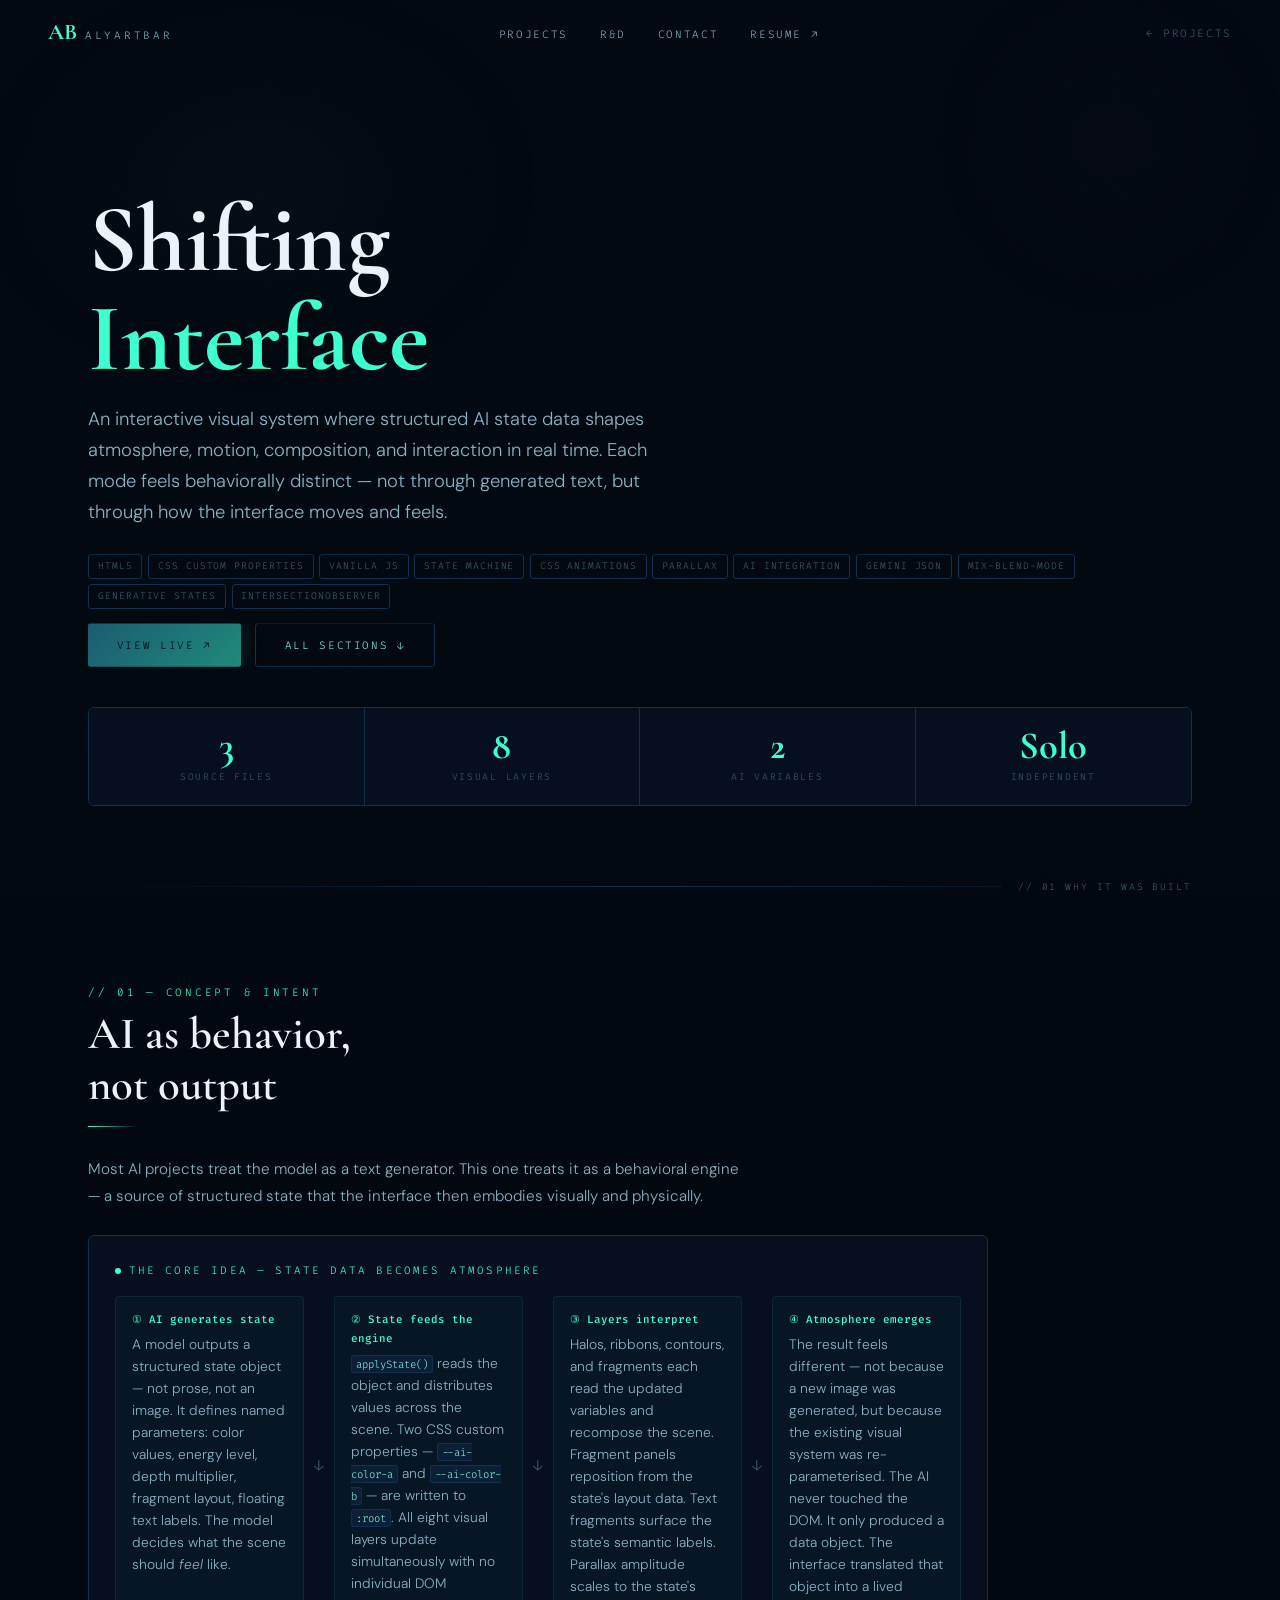
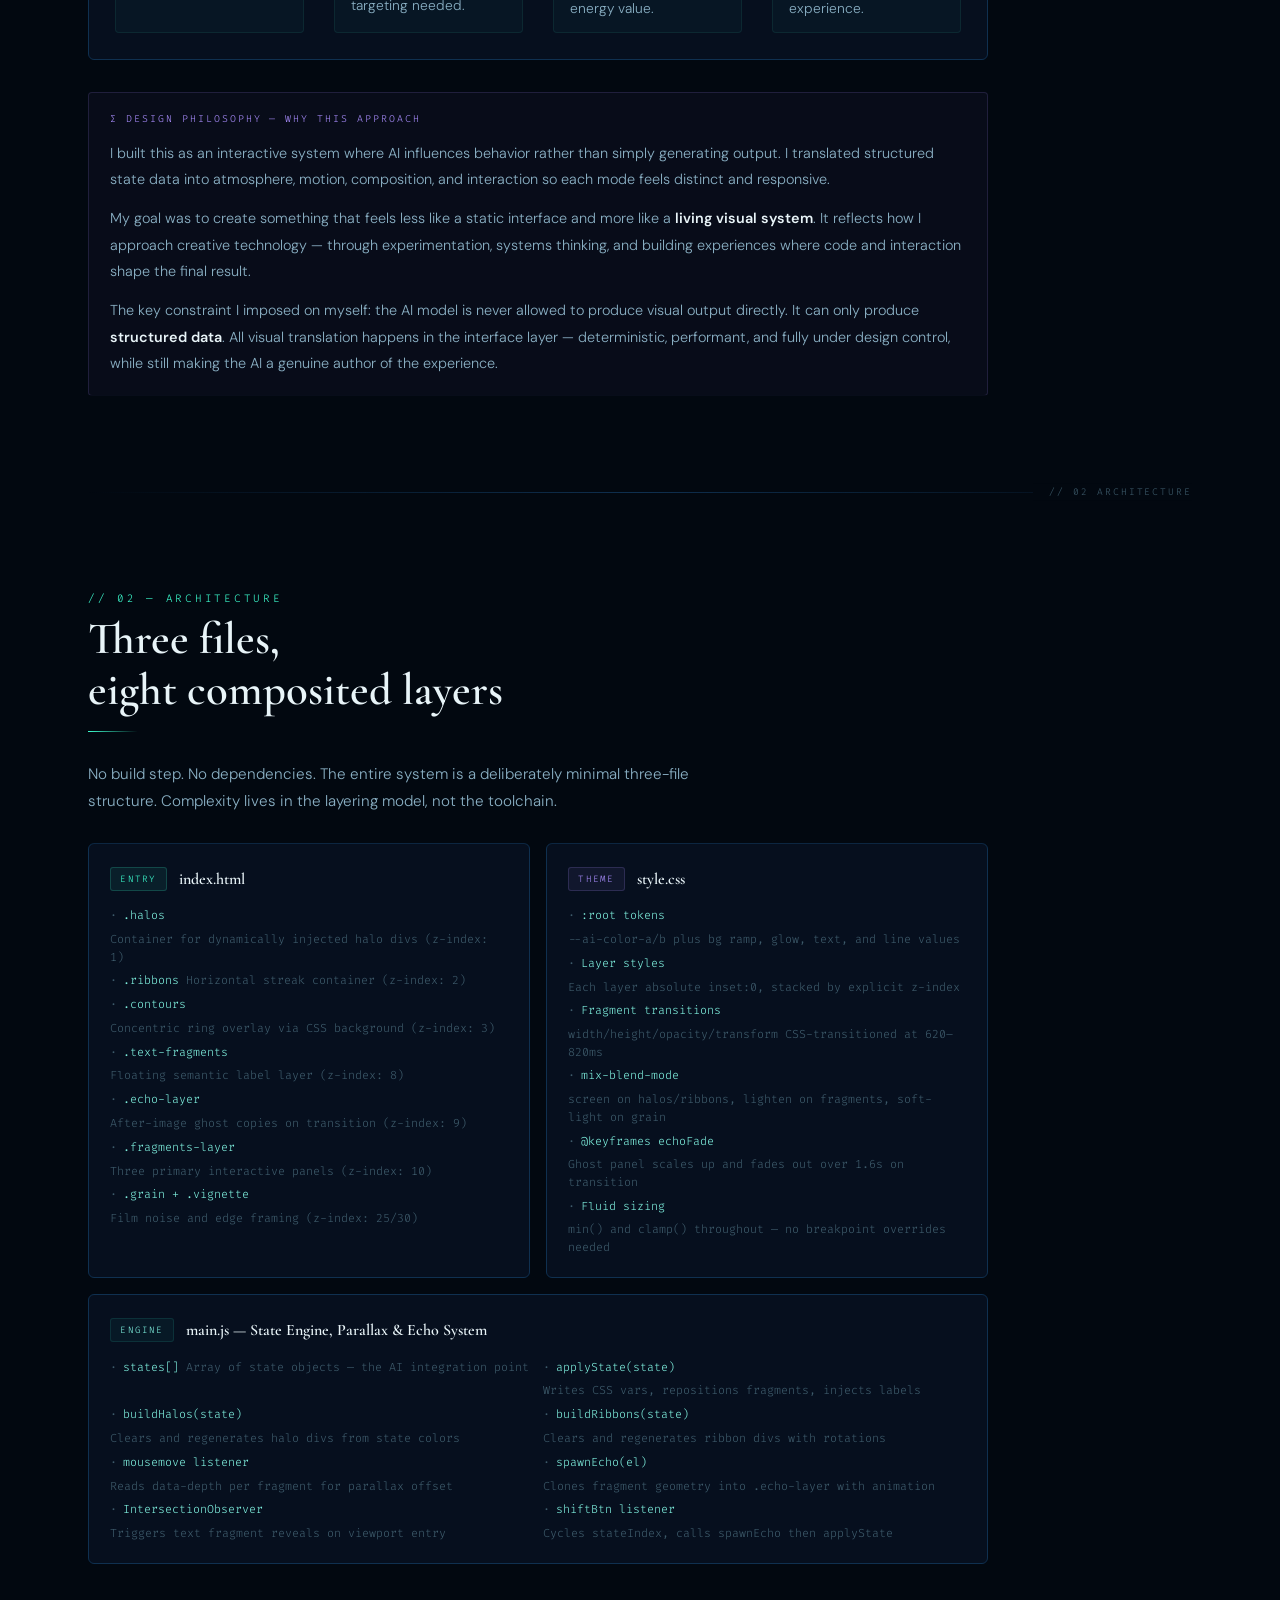
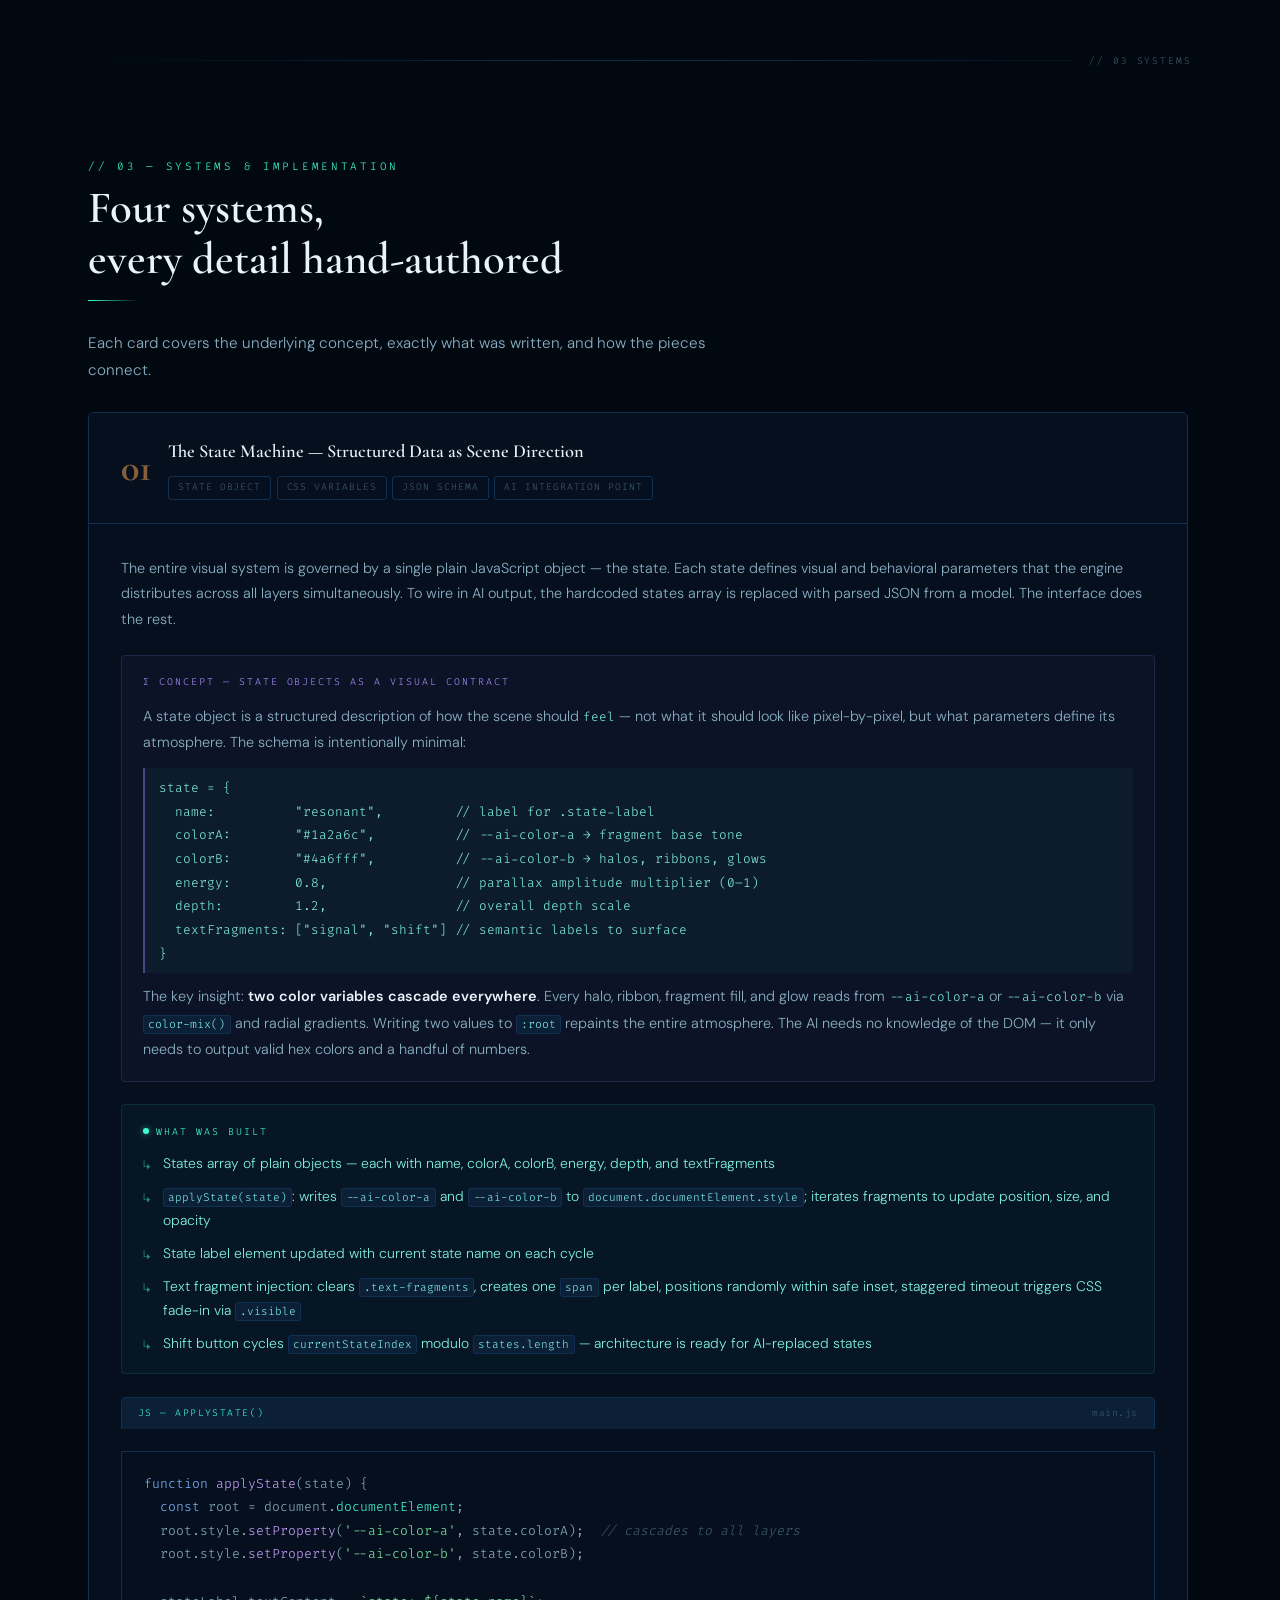
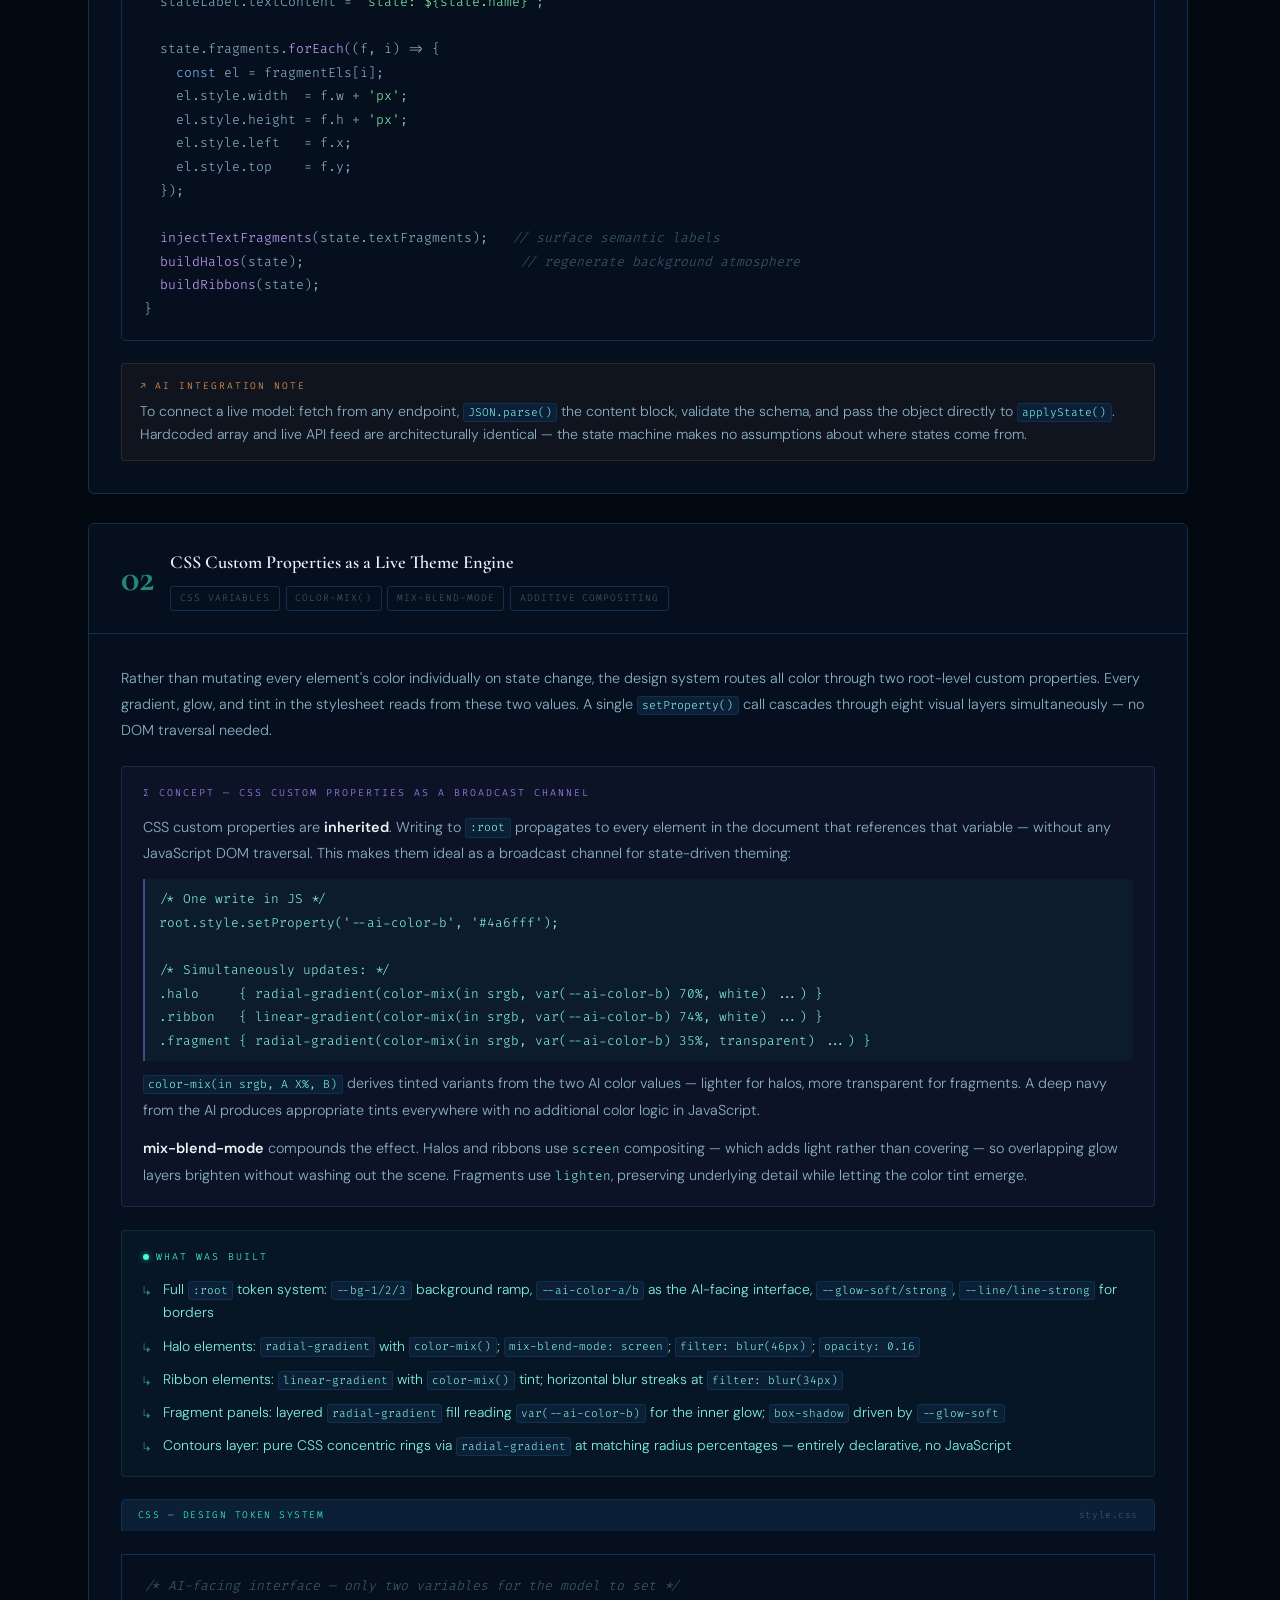
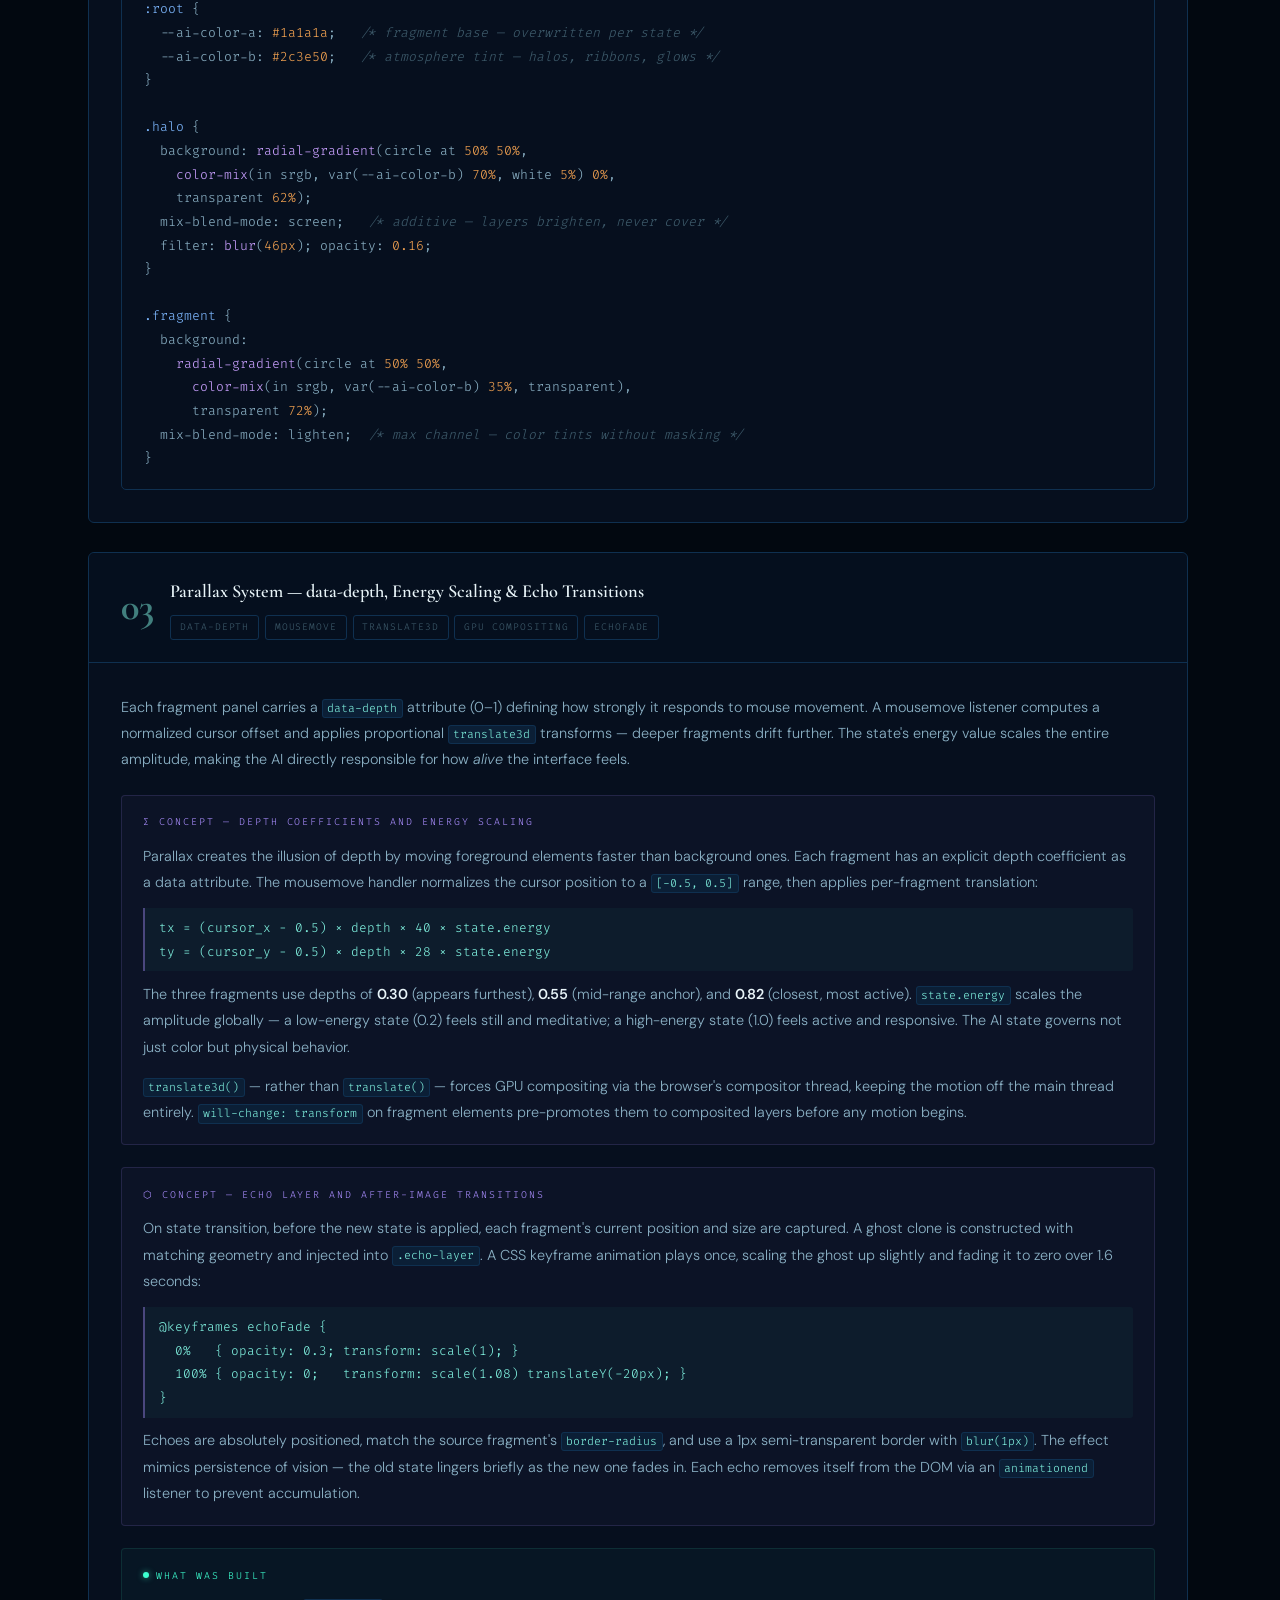
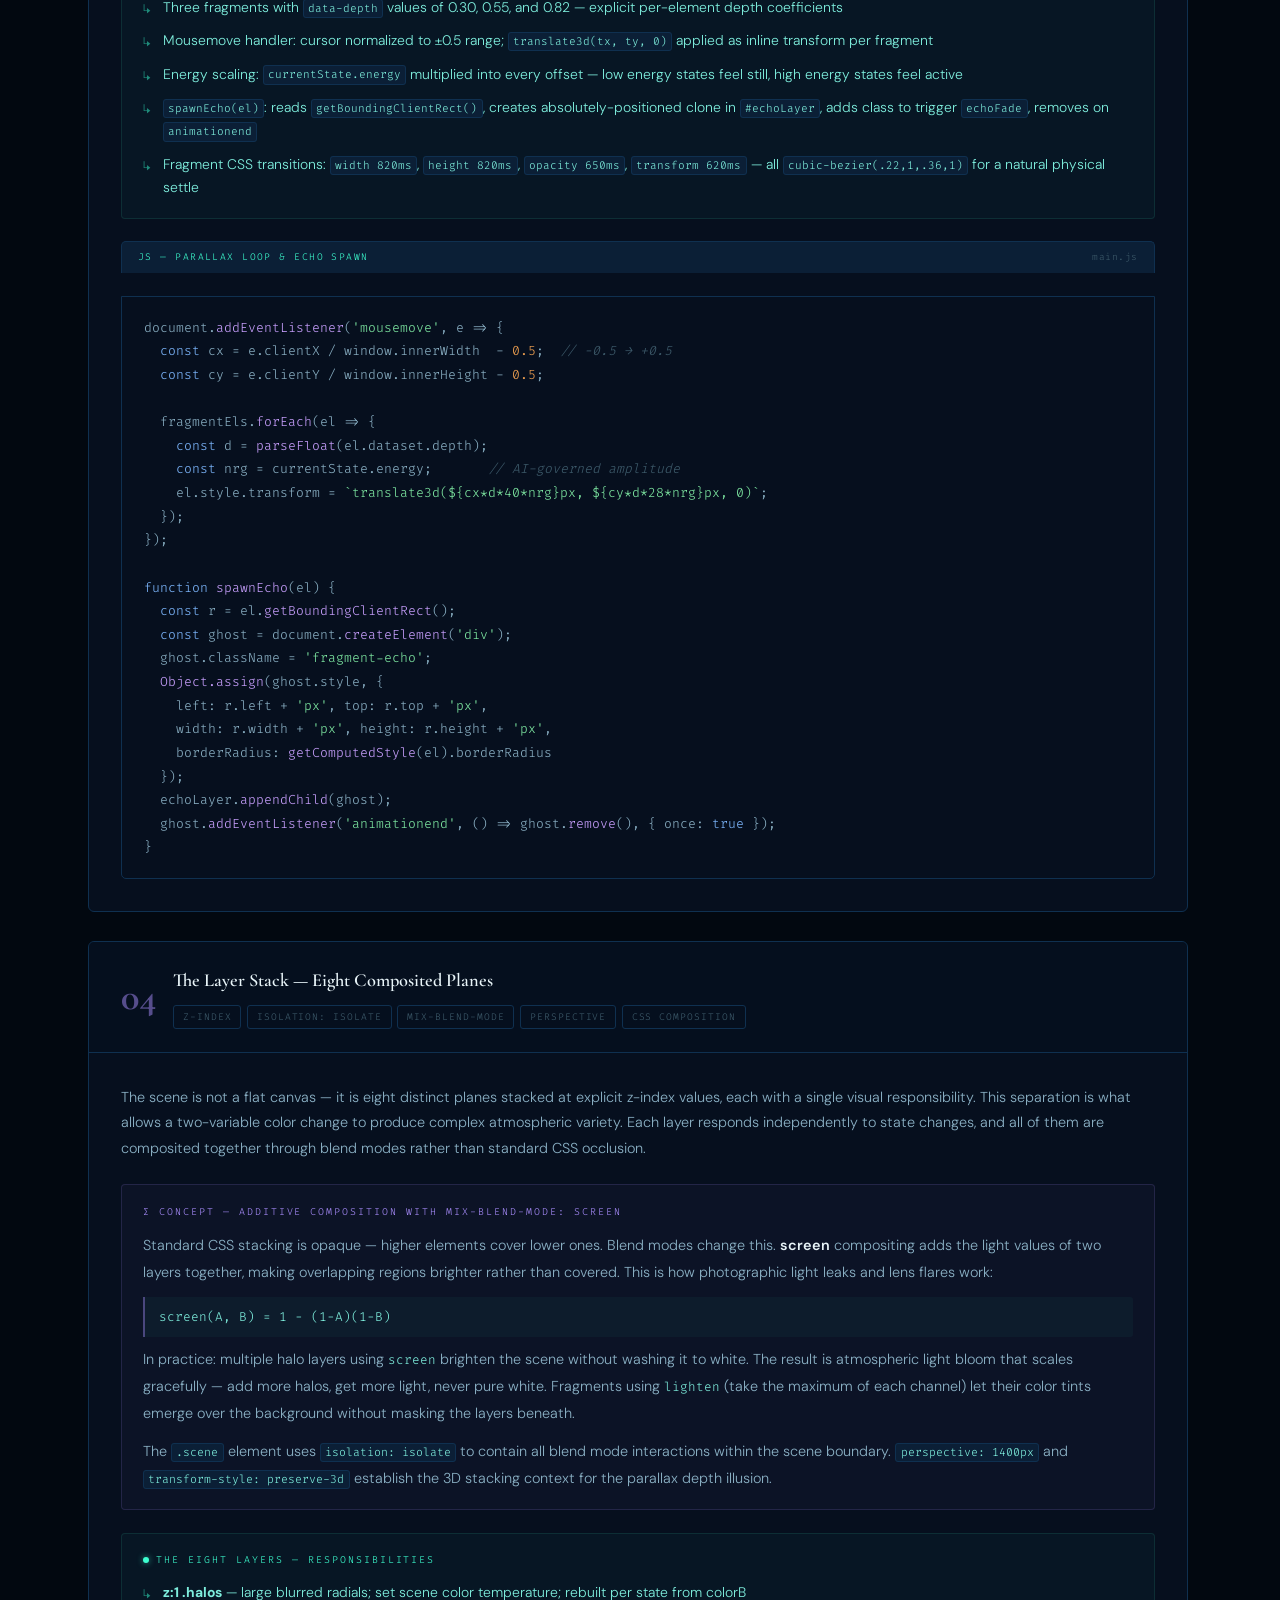
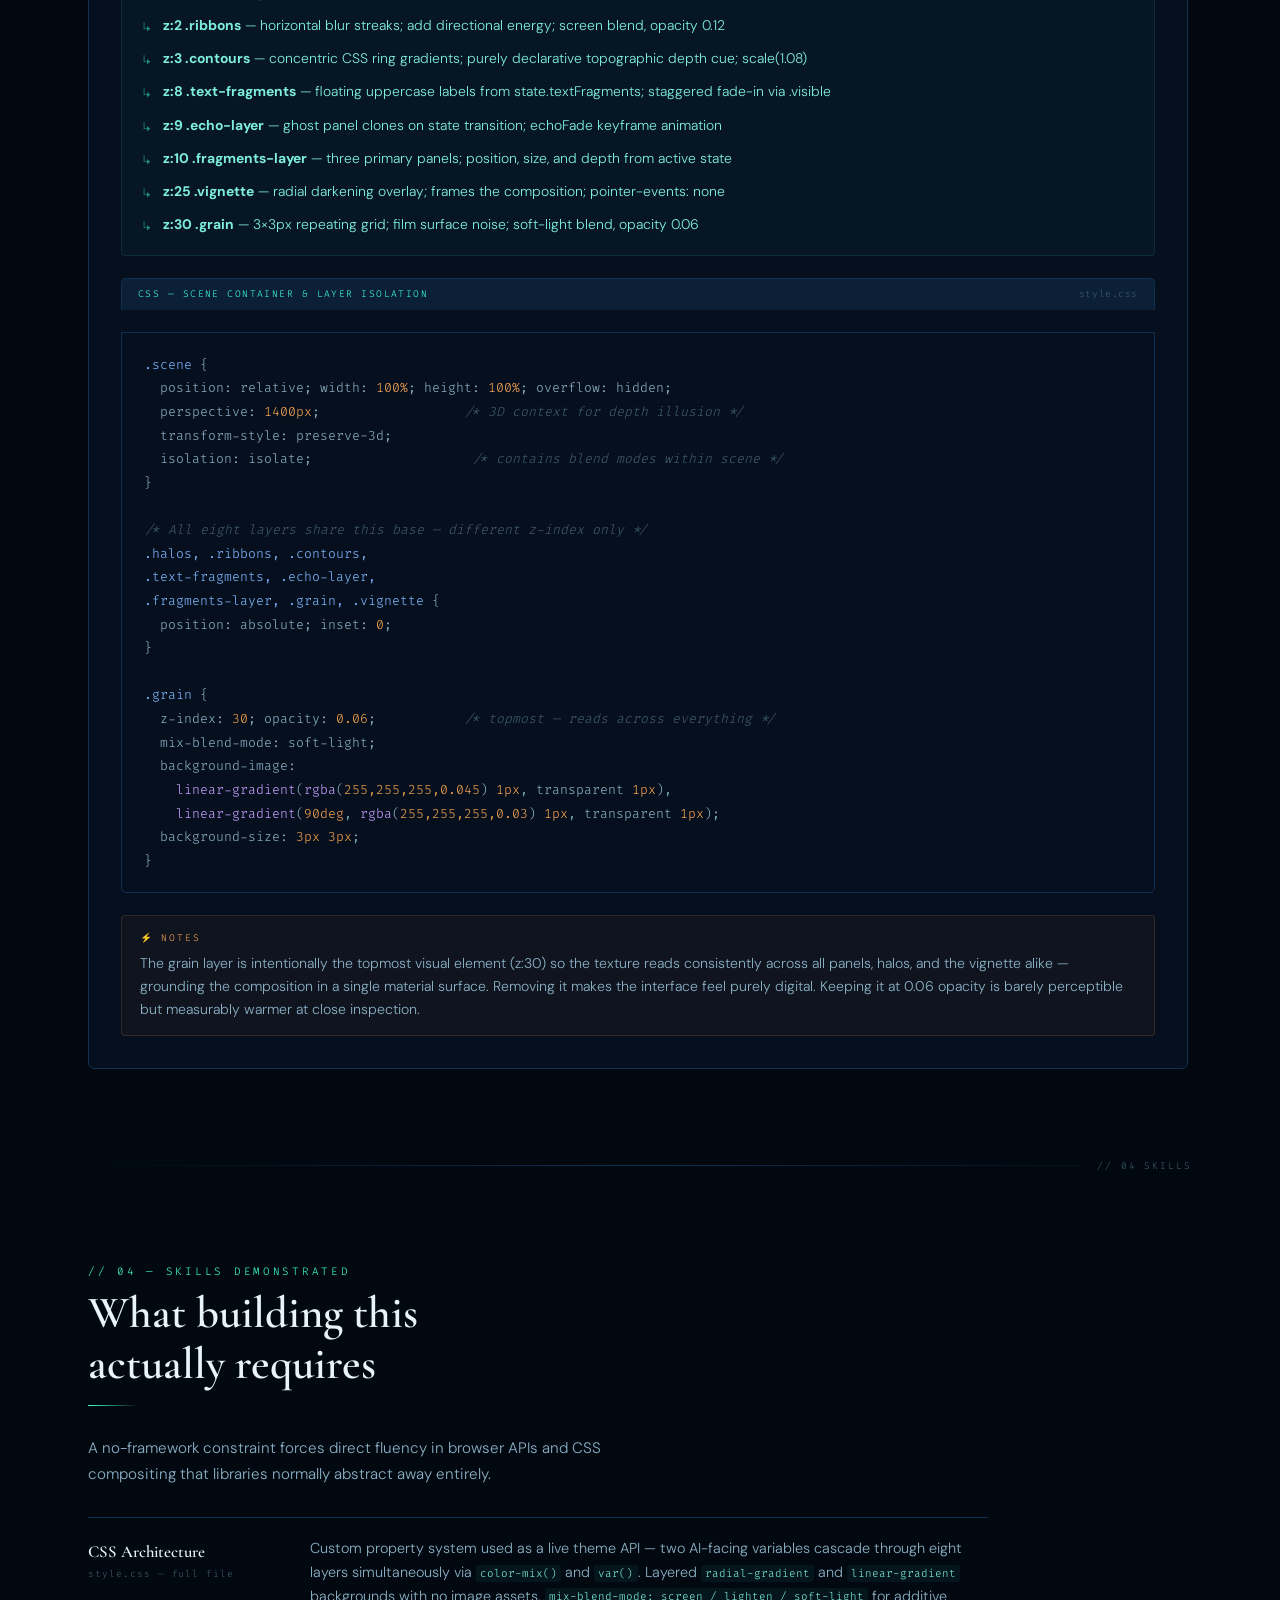
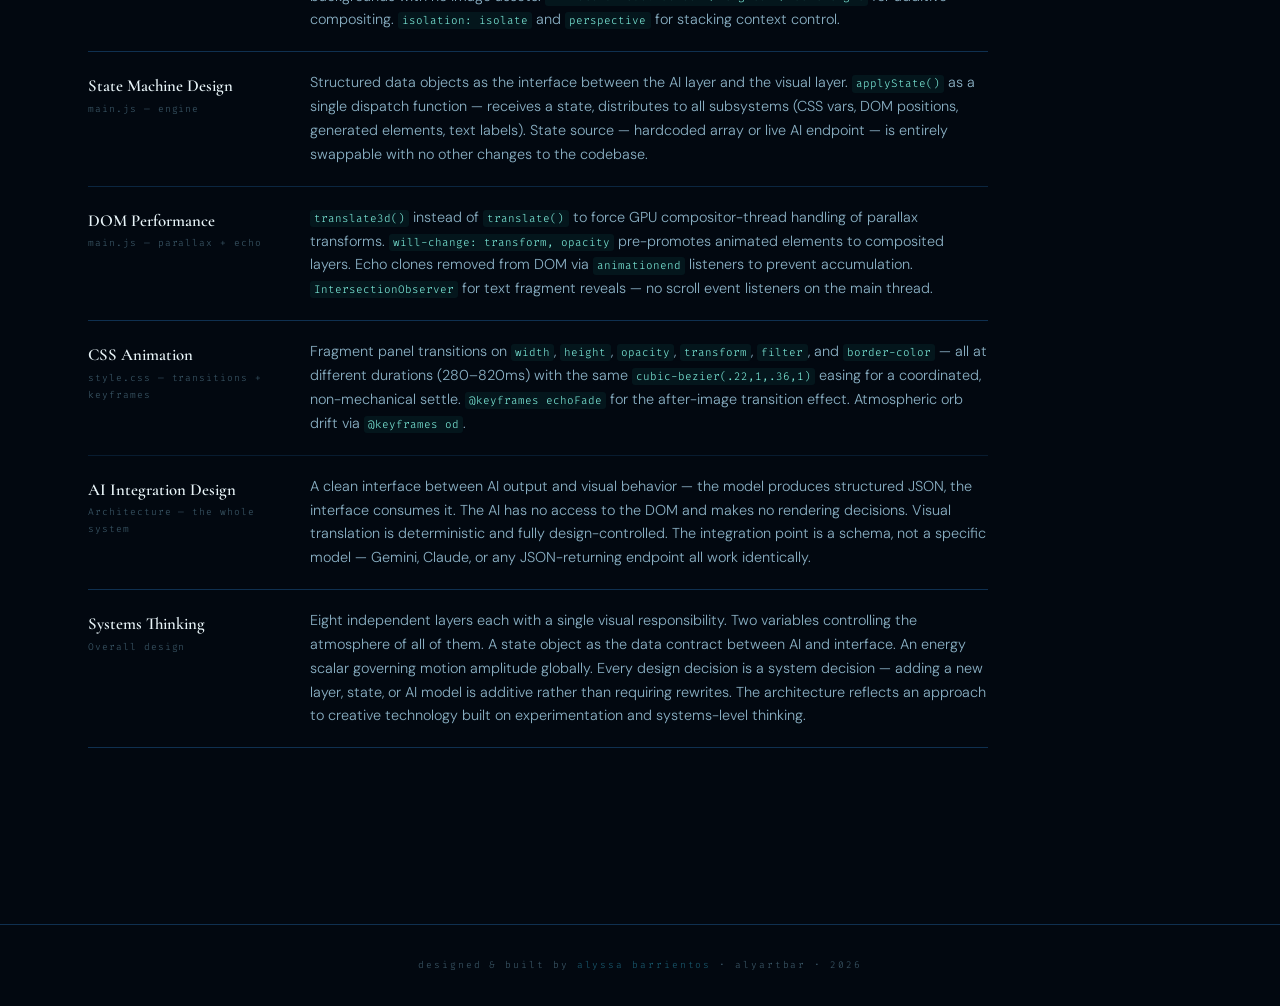
<file: Shifting-interface-docs.html>
<!DOCTYPE html>
<html lang="en">
<head>
  <meta charset="UTF-8" />
  <meta name="viewport" content="width=device-width, initial-scale=1.0" />
  <meta name="description" content="Shifting Interface — AI-driven visual state system. By Alyssa Barrientos." />
  <title>Shifting Interface · AlyArtBar</title>
  <link rel="preconnect" href="https://fonts.googleapis.com" />
  <link rel="preconnect" href="https://fonts.gstatic.com" crossorigin />
  <link href="https://fonts.googleapis.com/css2?family=Cormorant+Garamond:ital,wght@0,300;0,600;0,700;1,300&family=Fira+Code:wght@400;500&family=DM+Sans:ital,wght@0,300;0,400;1,300&display=swap" rel="stylesheet" />

<style>
/* ─── Reset ─────────────────────────────────────────────── */
*, *::before, *::after { box-sizing: border-box; margin: 0; padding: 0; }
html { scroll-behavior: smooth; }
img, svg { display: block; max-width: 100%; }

/* ─── Design tokens (matches AlyArtBar system) ───────────── */
:root {
  --void:    #020810;
  --abyss:   #060f1e;
  --trench:  #0b1f36;
  --depth:   #0f3050;
  --current: #1a5c72;
  --thermal: #1f8a7a;
  --biolume: #3dffd0;
  --seafoam: #7eeedd;
  --nebula:  #a78bfa;
  --star:    #e8f4f8;
  --mist:    #8ab0c4;
  --ghost:   #3d5a6a;
  --amber:   #f0a050;
  --fd: 'Cormorant Garamond', Georgia, serif;
  --fm: 'Fira Code', 'Courier New', monospace;
  --fb: 'DM Sans', system-ui, sans-serif;
  --ease: cubic-bezier(.16,1,.3,1);
}

/* ─── Base ───────────────────────────────────────────────── */
body {
  background: var(--void);
  color: var(--star);
  font-family: var(--fb);
  font-weight: 300;
  font-size: clamp(.875rem, 2.2vw, 1rem);
  line-height: 1.75;
  overflow-x: hidden;
}
body.has-cursor { cursor: none; }

::selection { background: rgba(61,255,208,.2); color: var(--biolume); }
::-webkit-scrollbar { width: 4px; }
::-webkit-scrollbar-track { background: var(--abyss); }
::-webkit-scrollbar-thumb { background: var(--depth); border-radius: 2px; }
::-webkit-scrollbar-thumb:hover { background: var(--current); }
:focus-visible { outline: 1.5px solid var(--biolume); outline-offset: 3px; }

/* ─── Atmosphere ─────────────────────────────────────────── */
.grain {
  position: fixed; inset: 0; z-index: 1; pointer-events: none;
  background-image: url("data:image/svg+xml,%3Csvg viewBox='0 0 256 256' xmlns='http://www.w3.org/2000/svg'%3E%3Cfilter id='n'%3E%3CfeTurbulence type='fractalNoise' baseFrequency='.9' numOctaves='4' stitchTiles='stitch'/%3E%3C/filter%3E%3Crect width='100%25' height='100%25' filter='url(%23n)'/%3E%3C/svg%3E");
  background-size: 200px; opacity: .032; mix-blend-mode: overlay;
}
#stars { position: fixed; inset: 0; z-index: 0; pointer-events: none; }

/* ─── Cursor ─────────────────────────────────────────────── */
#cursor-ring, #cursor-dot {
  display: none; position: fixed; z-index: 9999; border-radius: 50%; pointer-events: none;
  transform: translate(-50%,-50%); transition: width 180ms, height 180ms;
}
body.has-cursor #cursor-ring, body.has-cursor #cursor-dot { display: block; }
#cursor-ring { width: 28px; height: 28px; border: 1px solid rgba(61,255,208,.4); }
#cursor-dot  { width: 6px; height: 6px; background: var(--biolume); box-shadow: 0 0 8px rgba(61,255,208,.6); }
#cursor-ring.h { width: 44px; height: 44px; border-color: rgba(61,255,208,.6); }

/* ─── Nav ────────────────────────────────────────────────── */
#site-nav {
  position: fixed; top: 0; left: 0; right: 0; z-index: 100;
  padding: 1rem 1.25rem;
  transition: background 350ms var(--ease), backdrop-filter 350ms var(--ease);
}
#site-nav.scrolled { background: rgba(2,8,16,.9); backdrop-filter: blur(14px); border-bottom: 1px solid var(--depth); }
.nav-inner { display: flex; align-items: center; justify-content: space-between; max-width: 1200px; margin: 0 auto; gap: 1rem; }
.nav-brand { display: flex; align-items: baseline; gap: .5rem; text-decoration: none; flex-shrink: 0; }
.brand-i { font-family: var(--fd); font-size: 1.4rem; font-weight: 700; color: var(--biolume); line-height: 1; }
.brand-n { font-family: var(--fm); font-size: .68rem; letter-spacing: .25em; color: var(--mist); text-transform: uppercase; }
.nav-links { display: none; align-items: center; gap: 2rem; list-style: none; }
.nav-links a { font-family: var(--fm); font-size: .68rem; letter-spacing: .15em; text-transform: uppercase; color: var(--mist); text-decoration: none; position: relative; padding-bottom: 2px; transition: color 180ms; }
.nav-links a::after { content: ''; position: absolute; bottom: -2px; left: 0; right: 0; height: 1px; background: var(--biolume); transform: scaleX(0); transform-origin: left; transition: transform 350ms var(--ease); }
.nav-links a:hover { color: var(--seafoam); }
.nav-links a:hover::after { transform: scaleX(1); }
.nav-back { font-family: var(--fm); font-size: .68rem; letter-spacing: .15em; text-transform: uppercase; color: var(--ghost); text-decoration: none; transition: color 180ms; white-space: nowrap; }
.nav-back::before { content: '← '; }
.nav-back:hover { color: var(--biolume); }

/* ─── Layout ─────────────────────────────────────────────── */
main { position: relative; z-index: 2; max-width: 1200px; margin: 0 auto; padding: 0 1.25rem; }
.section { padding: 4rem 0; }
.container { max-width: 900px; }

.zone-div { position: relative; height: 1px; z-index: 2; background: linear-gradient(to right, transparent, var(--depth), transparent); }
.zone-div::after { content: attr(data-d); position: absolute; right: 0; top: 50%; transform: translateY(-50%); font-family: var(--fm); font-size: .6rem; letter-spacing: .2em; text-transform: uppercase; color: var(--ghost); background: var(--void); padding-left: 1rem; }

.rv { opacity: 0; clip-path: inset(0 0 30px 0); transition: opacity 700ms var(--ease), clip-path 700ms var(--ease); }
.rv.on { opacity: 1; clip-path: inset(0 0 0 0); }

/* ─── Typography ─────────────────────────────────────────── */
.eyebrow { font-family: var(--fm); font-size: .68rem; letter-spacing: .25em; text-transform: uppercase; color: var(--biolume); margin-bottom: .4rem; }
.section-title { font-family: var(--fd); font-size: clamp(1.7rem, 4vw, 2.8rem); font-weight: 600; color: var(--star); line-height: 1.15; margin-bottom: .9rem; }
.section-rule { width: 50px; height: 1px; background: linear-gradient(to right, var(--biolume), transparent); margin-bottom: 1.8rem; }

.tags { display: flex; flex-wrap: wrap; gap: .35rem; }
.tag { font-family: var(--fm); font-size: .6rem; letter-spacing: .1em; text-transform: uppercase; color: var(--ghost); border: 1px solid var(--depth); border-radius: 3px; padding: .18rem .55rem; transition: border-color 180ms, color 180ms; }
.tag:hover { border-color: var(--current); color: var(--mist); }

code { font-family: var(--fm); font-size: .8em; background: var(--trench); border: 1px solid var(--depth); border-radius: 3px; padding: .1em .38em; color: var(--seafoam); word-break: break-word; }

.btn { display: inline-flex; align-items: center; justify-content: center; padding: .7rem 1.8rem; font-family: var(--fm); font-size: .68rem; letter-spacing: .15em; text-transform: uppercase; text-decoration: none; border-radius: 3px; transition: all 350ms var(--ease); border: none; }
.btn-p { background: linear-gradient(135deg, var(--current), var(--thermal)); color: var(--void); box-shadow: 0 0 20px rgba(31,138,122,.25); }
.btn-p:hover { box-shadow: 0 0 32px rgba(61,255,208,.4); transform: translateY(-2px); }
.btn-g { background: transparent; color: var(--seafoam); border: 1px solid var(--depth); }
.btn-g:hover { border-color: var(--biolume); color: var(--biolume); transform: translateY(-2px); box-shadow: 0 0 16px rgba(61,255,208,.1); }

/* ─── Hero ───────────────────────────────────────────────── */
.hero { padding: 8rem 0 3.5rem; position: relative; }
.orb { position: absolute; border-radius: 50%; filter: blur(80px); pointer-events: none; }
.o1 { width: min(500px,80vw); height: 250px; background: radial-gradient(ellipse, var(--thermal), transparent 70%); top: 60px; left: -80px; opacity: .1; animation: od 18s ease-in-out infinite alternate; }
.o2 { width: min(280px,60vw); height: 280px; background: radial-gradient(ellipse, var(--nebula), transparent 70%); top: 0; right: -60px; opacity: .05; animation: od 24s ease-in-out infinite alternate-reverse; }
@keyframes od { from { transform: translate(0,0); } to { transform: translate(20px,25px); } }

.hero-meta { display: flex; flex-wrap: wrap; align-items: center; gap: .6rem; margin-bottom: .8rem; }
.hero-chip { font-family: var(--fm); font-size: .6rem; letter-spacing: .2em; text-transform: uppercase; color: var(--ghost); }
.hero-chip::before { content: '// '; color: var(--current); }
.hero-title { font-family: var(--fd); font-size: clamp(2.6rem,9vw,6rem); font-weight: 700; line-height: 1.04; color: var(--star); margin-bottom: .9rem; }
.hero-title span { color: var(--biolume); }
.hero-sub { font-size: clamp(.92rem,2vw,1.15rem); color: var(--mist); max-width: 580px; line-height: 1.7; margin-bottom: 1.6rem; }
.hero-links { display: flex; flex-wrap: wrap; gap: .9rem; margin-bottom: 2.5rem; }

.stats { display: grid; grid-template-columns: 1fr 1fr; border: 1px solid var(--depth); border-radius: 6px; overflow: hidden; }
.stat { padding: 1.2rem .8rem; text-align: center; border-right: 1px solid var(--depth); border-bottom: 1px solid var(--depth); background: var(--abyss); transition: background 350ms; }
.stat:nth-child(2n) { border-right: none; }
.stat:nth-last-child(-n+2) { border-bottom: none; }
.stat:hover { background: var(--trench); }
.stat-n { font-family: var(--fd); font-size: clamp(1.6rem,4vw,2.4rem); font-weight: 700; color: var(--biolume); line-height: 1; margin-bottom: .25rem; }
.stat-l { font-family: var(--fm); font-size: .6rem; letter-spacing: .18em; text-transform: uppercase; color: var(--ghost); }

/* ─── Pipeline ───────────────────────────────────────────── */
.pipe-concept { background: var(--abyss); border: 1px solid var(--depth); border-radius: 6px; padding: 1.6rem; margin-bottom: 2rem; }
.pipe-concept-title { font-family: var(--fm); font-size: .68rem; letter-spacing: .2em; text-transform: uppercase; color: var(--biolume); margin-bottom: 1rem; display: flex; align-items: center; gap: .5rem; }
.pipe-concept-title::before { content: ''; width: 6px; height: 6px; border-radius: 50%; background: var(--biolume); flex-shrink: 0; }
.pipe-stages { display: flex; flex-direction: column; gap: .6rem; }
.pipe-stage { display: flex; flex-direction: column; gap: .25rem; background: rgba(61,255,208,.03); border: 1px solid rgba(61,255,208,.08); border-radius: 4px; padding: .8rem 1rem; }
.ps-label { font-family: var(--fm); font-size: .68rem; color: var(--biolume); font-weight: 500; }
.ps-desc { font-size: .86rem; color: var(--mist); line-height: 1.6; }
.ps-desc code { font-size: .78em; }
.pipe-arrow { text-align: center; color: var(--ghost); font-family: var(--fm); font-size: .75rem; line-height: 1; }

/* ─── Architecture ───────────────────────────────────────── */
.arch-grid { display: grid; grid-template-columns: 1fr; gap: 1rem; margin-top: 1.8rem; }
.arch-card { background: var(--abyss); border: 1px solid var(--depth); border-radius: 6px; padding: 1.3rem; min-width: 0; }
.arch-header { display: flex; align-items: center; gap: .75rem; margin-bottom: .9rem; flex-wrap: wrap; }
.arch-badge { font-family: var(--fm); font-size: .58rem; letter-spacing: .12em; text-transform: uppercase; padding: .2rem .6rem; border-radius: 3px; flex-shrink: 0; }
.ab-core  { background: rgba(61,255,208,.07);  color: var(--biolume); border: 1px solid rgba(61,255,208,.18); }
.ab-new   { background: rgba(167,139,250,.07); color: var(--nebula);  border: 1px solid rgba(167,139,250,.18); }
.ab-phys  { background: rgba(31,138,122,.09);  color: var(--seafoam); border: 1px solid rgba(31,138,122,.22); }
.arch-title { font-family: var(--fd); font-size: 1rem; font-weight: 600; color: var(--star); }
.arch-files { list-style: none; display: flex; flex-direction: column; gap: .38rem; }
.arch-files li { display: flex; flex-wrap: wrap; gap: .4rem; align-items: baseline; font-family: var(--fm); font-size: .73rem; line-height: 1.5; }
.arch-files li::before { content: '·'; color: var(--ghost); flex-shrink: 0; }
.af-n { color: var(--seafoam); flex-shrink: 0; }
.af-d { color: var(--ghost); }

/* ─── Section Cards ──────────────────────────────────────── */
.assignments { display: flex; flex-direction: column; gap: 1.8rem; margin-top: 1.8rem; }
.acard { background: var(--abyss); border: 1px solid var(--depth); border-radius: 6px; overflow: hidden; position: relative; transition: border-color 350ms, box-shadow 350ms; }
.acard::before { content: ''; position: absolute; top: 0; left: 0; right: 0; height: 1.5px; opacity: 0; transition: opacity 350ms; }
.a0::before { background: linear-gradient(to right, transparent, var(--amber), transparent); }
.a1::before { background: linear-gradient(to right, transparent, var(--biolume), transparent); }
.a2::before { background: linear-gradient(to right, transparent, var(--seafoam), transparent); }
.a3::before { background: linear-gradient(to right, transparent, var(--nebula), transparent); }
.acard:hover { border-color: var(--current); box-shadow: 0 8px 30px rgba(15,48,80,.5); }
.acard:hover::before { opacity: 1; }
.acard-head { display: flex; flex-wrap: wrap; align-items: center; gap: 1rem; padding: 1.2rem 1.4rem; border-bottom: 1px solid var(--depth); background: rgba(6,15,30,.6); }
.acard-num { font-family: var(--fd); font-size: clamp(1.6rem,4vw,2.4rem); font-weight: 700; line-height: 1; flex-shrink: 0; }
.a0 .acard-num { color: var(--amber);   opacity: .55; }
.a1 .acard-num { color: var(--biolume); opacity: .5;  }
.a2 .acard-num { color: var(--seafoam); opacity: .5;  }
.a3 .acard-num { color: var(--nebula);  opacity: .5;  }
.acard-ht { flex: 1; min-width: 200px; }
.acard-title { font-family: var(--fd); font-size: clamp(1rem,2.5vw,1.15rem); font-weight: 600; color: var(--star); margin-bottom: .5rem; }
.acard-body { padding: 1.4rem; display: flex; flex-direction: column; gap: 1.2rem; }
.adesc { color: var(--mist); font-size: .9rem; line-height: 1.78; }

/* ─── Concept boxes ──────────────────────────────────────── */
.concept { background: rgba(167,139,250,.04); border: 1px solid rgba(167,139,250,.15); border-radius: 4px; padding: 1rem 1.1rem; }
.concept-label { font-family: var(--fm); font-size: .62rem; letter-spacing: .2em; text-transform: uppercase; color: var(--nebula); margin-bottom: .75rem; }
.concept-body { color: var(--mist); font-size: .9rem; line-height: 1.85; }
.concept-body p { margin-bottom: .75rem; }
.concept-body p:last-child { margin-bottom: 0; }
.concept-body strong { color: var(--star); font-weight: 600; }
.concept-body em { color: var(--seafoam); font-style: normal; font-family: var(--fm); font-size: .88em; }
.eq { display: block; font-family: var(--fm); font-size: .8rem; color: var(--seafoam); margin: .6rem 0; padding: .5rem .9rem; background: rgba(61,255,208,.04); border-left: 2px solid rgba(167,139,250,.4); border-radius: 0 3px 3px 0; overflow-x: auto; white-space: pre; }
.concept-steps { list-style: none; display: flex; flex-direction: column; gap: .5rem; margin: .65rem 0; }
.concept-steps li { position: relative; padding-left: 1.25rem; font-size: .88rem; color: var(--mist); line-height: 1.7; }
.concept-steps li::before { content: '→'; position: absolute; left: 0; top: .18em; color: var(--thermal); font-family: var(--fm); font-size: .78rem; }

/* ─── Contributions ──────────────────────────────────────── */
.contrib { background: rgba(61,255,208,.03); border: 1px solid rgba(61,255,208,.1); border-radius: 4px; padding: 1rem 1.1rem; }
.contrib-label { font-family: var(--fm); font-size: .62rem; letter-spacing: .2em; text-transform: uppercase; color: var(--biolume); margin-bottom: .75rem; display: flex; align-items: center; gap: .45rem; }
.contrib-label::before { content: ''; width: 6px; height: 6px; border-radius: 50%; flex-shrink: 0; background: var(--biolume); box-shadow: 0 0 6px rgba(61,255,208,.6); animation: pulse 2.5s ease-in-out infinite; }
.contrib ul { list-style: none; display: flex; flex-direction: column; gap: .6rem; }
.contrib li { position: relative; padding-left: 1.25rem; font-size: .87rem; color: var(--seafoam); line-height: 1.7; }
.contrib li::before { content: '↳'; position: absolute; left: 0; top: .16em; color: var(--thermal); font-family: var(--fm); font-size: .8rem; }

/* ─── Code blocks ────────────────────────────────────────── */
.code-head { display: flex; align-items: center; justify-content: space-between; flex-wrap: wrap; gap: .4rem; background: var(--trench); border: 1px solid var(--depth); border-bottom: none; border-radius: 5px 5px 0 0; padding: .45rem 1rem; }
.code-lang { font-family: var(--fm); font-size: .6rem; letter-spacing: .15em; text-transform: uppercase; color: var(--biolume); }
.code-file { font-family: var(--fm); font-size: .6rem; letter-spacing: .06em; color: var(--ghost); }
pre { background: var(--abyss); border: 1px solid var(--depth); border-radius: 0 0 5px 5px; padding: 1.2rem 1.4rem; overflow-x: auto; font-family: var(--fm); font-size: clamp(.72rem,1.8vw,.82rem); line-height: 1.8; color: var(--mist); tab-size: 4; white-space: pre; word-break: normal; -webkit-overflow-scrolling: touch; }
.kw  { color: #7eb8ff; }
.fn  { color: #c9a0ff; }
.str { color: #7ee8a2; }
.cm  { color: var(--ghost); font-style: italic; }
.num { color: var(--amber); }
.hi  { color: var(--biolume); }

/* ─── Notes ──────────────────────────────────────────────── */
.acard-note { background: rgba(240,160,80,.04); border: 1px solid rgba(240,160,80,.14); border-radius: 4px; padding: .85rem 1.1rem; }
.note-label { font-family: var(--fm); font-size: .6rem; letter-spacing: .2em; text-transform: uppercase; color: var(--amber); margin-bottom: .35rem; }
.acard-note p { font-size: clamp(.82rem,2vw,.88rem); color: var(--mist); line-height: 1.65; }

/* ─── Skills ─────────────────────────────────────────────── */
.skills-list { display: flex; flex-direction: column; margin-top: 1.8rem; }
.skill-row { display: flex; flex-direction: column; gap: .3rem; padding: 1.2rem 0; border-bottom: 1px solid var(--depth); transition: background 350ms; }
.skill-row:first-child { border-top: 1px solid var(--depth); }
.skill-name { font-family: var(--fd); font-size: 1.05rem; font-weight: 600; color: var(--star); }
.skill-where { font-family: var(--fm); font-size: .6rem; letter-spacing: .1em; color: var(--ghost); margin-bottom: .2rem; }
.skill-desc { color: var(--mist); font-size: .9rem; line-height: 1.65; }
.skill-desc code { font-size: .76em; border: none; background: rgba(61,255,208,.06); }

/* ─── Footer ─────────────────────────────────────────────── */
footer { position: relative; z-index: 2; padding: 1.8rem 1.25rem; border-top: 1px solid var(--depth); text-align: center; margin-top: 5rem; }
.footer-text { font-family: var(--fm); font-size: .6rem; letter-spacing: .2em; color: var(--ghost); text-transform: lowercase; }
.footer-acc { color: var(--current); }

@keyframes pulse { 0%,100% { box-shadow: 0 0 0 0 rgba(61,255,208,.5); } 50% { box-shadow: 0 0 0 5px rgba(61,255,208,0); } }

/* ─── Responsive ─────────────────────────────────────────── */
@media (min-width: 640px) {
  #site-nav { padding: 1.2rem 2rem; }
  main { padding: 0 2rem; }
  footer { padding: 1.8rem 2rem; }
  .nav-links { display: flex; }
  .arch-grid { grid-template-columns: 1fr 1fr; }
  .arch-card-full { grid-column: 1 / -1; }
  .arch-files-2col { display: grid; grid-template-columns: 1fr 1fr; gap: .38rem .6rem; }
  .hero { padding: 9rem 0 4rem; }
  .skill-row { display: grid; grid-template-columns: 150px 1fr; gap: 1.2rem; align-items: start; }
  .skill-row:hover { background: rgba(11,31,54,.45); margin: 0 -2rem; padding-left: 2rem; padding-right: 2rem; }
  .pipe-stages { flex-direction: row; align-items: stretch; }
  .pipe-stage { flex: 1; }
  .pipe-arrow { display: flex; align-items: center; padding: 0; font-size: 1rem; }
}
@media (min-width: 900px) {
  #site-nav { padding: 1.2rem 3rem; }
  main { padding: 0 3rem; }
  footer { padding: 2rem 3rem; }
  .section { padding: 6rem 0; }
  .hero { padding: 10rem 0 5rem; }
  .stats { grid-template-columns: repeat(4, 1fr); }
  .stat { border-bottom: none; }
  .stat:nth-child(2n) { border-right: 1px solid var(--depth); }
  .stat:last-child { border-right: none; }
  .skill-row { grid-template-columns: 190px 1fr; gap: 2rem; }
  .skill-row:hover { margin: 0 -3rem; padding-left: 3rem; padding-right: 3rem; }
  .acard-body { padding: 2rem; gap: 1.4rem; }
  .acard-head { padding: 1.4rem 2rem; }
  .concept { padding: 1.1rem 1.3rem; }
  .contrib  { padding: 1.1rem 1.3rem; }
}
@media (prefers-reduced-motion: reduce) {
  *, *::before, *::after { animation-duration: .01ms !important; transition-duration: .01ms !important; }
  .rv { opacity: 1; clip-path: none; }
}
</style>
</head>
<body>

<div class="grain" aria-hidden="true"></div>
<canvas id="stars" aria-hidden="true"></canvas>
<div id="cursor-ring" aria-hidden="true"></div>
<div id="cursor-dot"  aria-hidden="true"></div>

<header id="site-nav">
  <nav class="nav-inner" aria-label="Site navigation">
    <a class="nav-brand" href="index.html">
      <span class="brand-i">AB</span>
      <span class="brand-n">AlyArtBar</span>
    </a>
    <ul class="nav-links" role="list">
      <li><a href="index.html#projects">Projects</a></li>
      <li><a href="index.html#rnd">R&amp;D</a></li>
      <li><a href="index.html#contact">Contact</a></li>
      <li><a href="assets/resume.pdf" target="_blank" rel="noopener">Resume ↗</a></li>
    </ul>
    <a class="nav-back" href="index.html#projects">Projects</a>
  </nav>
</header>

<main>

<!-- ══ HERO ══════════════════════════════════════════════ -->
<section class="hero">
  <div class="orb o1" aria-hidden="true"></div>
  <div class="orb o2" aria-hidden="true"></div>

  <div class="hero-meta rv">
    <span class="hero-chip">HTML / CSS / JS · AI-Driven State System</span>
    <span class="hero-chip" style="color:var(--mist)">2025 — 2026</span>
  </div>

  <h1 class="hero-title rv" style="transition-delay:60ms">Shifting<br><span>Interface</span></h1>

  <p class="hero-sub rv" style="transition-delay:120ms">
    An interactive visual system where structured AI state data shapes atmosphere, motion, composition, and interaction in real time. Each mode feels behaviorally distinct — not through generated text, but through how the interface moves and feels.
  </p>

  <div class="tags rv" style="transition-delay:160ms; margin-bottom:.9rem">
    <span class="tag">HTML5</span><span class="tag">CSS Custom Properties</span><span class="tag">Vanilla JS</span>
    <span class="tag">State Machine</span><span class="tag">CSS Animations</span><span class="tag">Parallax</span>
    <span class="tag">AI Integration</span><span class="tag">Gemini JSON</span><span class="tag">mix-blend-mode</span>
    <span class="tag">Generative States</span><span class="tag">IntersectionObserver</span>
  </div>

  <div class="hero-links rv" style="transition-delay:200ms">
    <a href="https://alybarr.github.io/shifting_interface/" target="_blank" rel="noopener" class="btn btn-p">View Live ↗</a>
    <a href="#sections" class="btn btn-g">All Sections ↓</a>
  </div>

  <div class="stats rv" style="transition-delay:260ms">
    <div class="stat"><div class="stat-n">3</div><div class="stat-l">Source Files</div></div>
    <div class="stat"><div class="stat-n">8</div><div class="stat-l">Visual Layers</div></div>
    <div class="stat"><div class="stat-n">2</div><div class="stat-l">AI Variables</div></div>
    <div class="stat"><div class="stat-n">Solo</div><div class="stat-l">Independent</div></div>
  </div>
</section>

<div class="zone-div" data-d="// 01 why it was built"></div>

<!-- ══ WHY IT WAS BUILT ══════════════════════════════════ -->
<section class="section">
  <div class="container rv">
    <p class="eyebrow">// 01 — Concept &amp; Intent</p>
    <h2 class="section-title">AI as behavior,<br>not output</h2>
    <div class="section-rule"></div>
    <p style="color:var(--mist);max-width:660px;margin-bottom:1.6rem;font-size:.95rem">
      Most AI projects treat the model as a text generator. This one treats it as a behavioral engine — a source of structured state that the interface then embodies visually and physically.
    </p>

    <div class="pipe-concept">
      <div class="pipe-concept-title">The core idea — state data becomes atmosphere</div>
      <div class="pipe-stages">
        <div class="pipe-stage">
          <div class="ps-label">① AI generates state</div>
          <div class="ps-desc">A model outputs a structured state object — not prose, not an image. It defines named parameters: color values, energy level, depth multiplier, fragment layout, floating text labels. The model decides what the scene should <em>feel</em> like.</div>
        </div>
        <div class="pipe-arrow">↓</div>
        <div class="pipe-stage">
          <div class="ps-label">② State feeds the engine</div>
          <div class="ps-desc"><code>applyState()</code> reads the object and distributes values across the scene. Two CSS custom properties — <code>--ai-color-a</code> and <code>--ai-color-b</code> — are written to <code>:root</code>. All eight visual layers update simultaneously with no individual DOM targeting needed.</div>
        </div>
        <div class="pipe-arrow">↓</div>
        <div class="pipe-stage">
          <div class="ps-label">③ Layers interpret</div>
          <div class="ps-desc">Halos, ribbons, contours, and fragments each read the updated variables and recompose the scene. Fragment panels reposition from the state's layout data. Text fragments surface the state's semantic labels. Parallax amplitude scales to the state's energy value.</div>
        </div>
        <div class="pipe-arrow">↓</div>
        <div class="pipe-stage">
          <div class="ps-label">④ Atmosphere emerges</div>
          <div class="ps-desc">The result feels different — not because a new image was generated, but because the existing visual system was re-parameterised. The AI never touched the DOM. It only produced a data object. The interface translated that object into a lived experience.</div>
        </div>
      </div>
    </div>

    <div class="concept rv">
      <div class="concept-label">∑ Design Philosophy — Why This Approach</div>
      <div class="concept-body">
        <p>I built this as an interactive system where AI influences behavior rather than simply generating output. I translated structured state data into atmosphere, motion, composition, and interaction so each mode feels distinct and responsive.</p>
        <p>My goal was to create something that feels less like a static interface and more like a <strong>living visual system</strong>. It reflects how I approach creative technology — through experimentation, systems thinking, and building experiences where code and interaction shape the final result.</p>
        <p>The key constraint I imposed on myself: the AI model is never allowed to produce visual output directly. It can only produce <strong>structured data</strong>. All visual translation happens in the interface layer — deterministic, performant, and fully under design control, while still making the AI a genuine author of the experience.</p>
      </div>
    </div>
  </div>
</section>

<div class="zone-div" data-d="// 02 architecture"></div>

<!-- ══ ARCHITECTURE ══════════════════════════════════════ -->
<section class="section">
  <div class="container">
    <div class="rv">
      <p class="eyebrow">// 02 — Architecture</p>
      <h2 class="section-title">Three files,<br>eight composited layers</h2>
      <div class="section-rule"></div>
      <p style="color:var(--mist);max-width:640px;margin-bottom:1.8rem;font-size:.95rem">No build step. No dependencies. The entire system is a deliberately minimal three-file structure. Complexity lives in the layering model, not the toolchain.</p>
    </div>

    <div class="arch-grid">
      <div class="arch-card rv">
        <div class="arch-header">
          <span class="arch-badge ab-core">Entry</span>
          <span class="arch-title">index.html</span>
        </div>
        <ul class="arch-files">
          <li><span class="af-n">.halos</span><span class="af-d">Container for dynamically injected halo divs (z-index: 1)</span></li>
          <li><span class="af-n">.ribbons</span><span class="af-d">Horizontal streak container (z-index: 2)</span></li>
          <li><span class="af-n">.contours</span><span class="af-d">Concentric ring overlay via CSS background (z-index: 3)</span></li>
          <li><span class="af-n">.text-fragments</span><span class="af-d">Floating semantic label layer (z-index: 8)</span></li>
          <li><span class="af-n">.echo-layer</span><span class="af-d">After-image ghost copies on transition (z-index: 9)</span></li>
          <li><span class="af-n">.fragments-layer</span><span class="af-d">Three primary interactive panels (z-index: 10)</span></li>
          <li><span class="af-n">.grain + .vignette</span><span class="af-d">Film noise and edge framing (z-index: 25/30)</span></li>
        </ul>
      </div>

      <div class="arch-card rv" style="transition-delay:60ms">
        <div class="arch-header">
          <span class="arch-badge ab-new">Theme</span>
          <span class="arch-title">style.css</span>
        </div>
        <ul class="arch-files">
          <li><span class="af-n">:root tokens</span><span class="af-d">--ai-color-a/b plus bg ramp, glow, text, and line values</span></li>
          <li><span class="af-n">Layer styles</span><span class="af-d">Each layer absolute inset:0, stacked by explicit z-index</span></li>
          <li><span class="af-n">Fragment transitions</span><span class="af-d">width/height/opacity/transform CSS-transitioned at 620–820ms</span></li>
          <li><span class="af-n">mix-blend-mode</span><span class="af-d">screen on halos/ribbons, lighten on fragments, soft-light on grain</span></li>
          <li><span class="af-n">@keyframes echoFade</span><span class="af-d">Ghost panel scales up and fades out over 1.6s on transition</span></li>
          <li><span class="af-n">Fluid sizing</span><span class="af-d">min() and clamp() throughout — no breakpoint overrides needed</span></li>
        </ul>
      </div>

      <div class="arch-card arch-card-full rv" style="transition-delay:120ms">
        <div class="arch-header">
          <span class="arch-badge ab-phys">Engine</span>
          <span class="arch-title">main.js — State Engine, Parallax &amp; Echo System</span>
        </div>
        <ul class="arch-files arch-files-2col">
          <li><span class="af-n">states[]</span><span class="af-d">Array of state objects — the AI integration point</span></li>
          <li><span class="af-n">applyState(state)</span><span class="af-d">Writes CSS vars, repositions fragments, injects labels</span></li>
          <li><span class="af-n">buildHalos(state)</span><span class="af-d">Clears and regenerates halo divs from state colors</span></li>
          <li><span class="af-n">buildRibbons(state)</span><span class="af-d">Clears and regenerates ribbon divs with rotations</span></li>
          <li><span class="af-n">mousemove listener</span><span class="af-d">Reads data-depth per fragment for parallax offset</span></li>
          <li><span class="af-n">spawnEcho(el)</span><span class="af-d">Clones fragment geometry into .echo-layer with animation</span></li>
          <li><span class="af-n">IntersectionObserver</span><span class="af-d">Triggers text fragment reveals on viewport entry</span></li>
          <li><span class="af-n">shiftBtn listener</span><span class="af-d">Cycles stateIndex, calls spawnEcho then applyState</span></li>
        </ul>
      </div>
    </div>
  </div>
</section>

<div class="zone-div" data-d="// 03 systems"></div>

<!-- ══ SYSTEMS ═══════════════════════════════════════════ -->
<section class="section" id="sections">
  <div style="max-width:1100px">
    <div class="rv">
      <p class="eyebrow">// 03 — Systems &amp; Implementation</p>
      <h2 class="section-title">Four systems,<br>every detail hand-authored</h2>
      <div class="section-rule"></div>
      <p style="color:var(--mist);max-width:640px;margin-bottom:1.8rem;font-size:.95rem">Each card covers the underlying concept, exactly what was written, and how the pieces connect.</p>
    </div>

    <div class="assignments">

      <!-- ── STATE MACHINE ─────────────────────────────── -->
      <div class="acard a0 rv">
        <div class="acard-head">
          <div class="acard-num">01</div>
          <div class="acard-ht">
            <div class="acard-title">The State Machine — Structured Data as Scene Direction</div>
            <div class="tags"><span class="tag">State Object</span><span class="tag">CSS Variables</span><span class="tag">JSON Schema</span><span class="tag">AI Integration Point</span></div>
          </div>
        </div>
        <div class="acard-body">

          <p class="adesc">The entire visual system is governed by a single plain JavaScript object — the state. Each state defines visual and behavioral parameters that the engine distributes across all layers simultaneously. To wire in AI output, the hardcoded states array is replaced with parsed JSON from a model. The interface does the rest.</p>

          <div class="concept">
            <div class="concept-label">∑ Concept — State Objects as a Visual Contract</div>
            <div class="concept-body">
              <p>A state object is a structured description of how the scene should <em>feel</em> — not what it should look like pixel-by-pixel, but what parameters define its atmosphere. The schema is intentionally minimal:</p>
              <span class="eq">state = {
  name:          "resonant",         // label for .state-label
  colorA:        "#1a2a6c",          // --ai-color-a → fragment base tone
  colorB:        "#4a6fff",          // --ai-color-b → halos, ribbons, glows
  energy:        0.8,                // parallax amplitude multiplier (0–1)
  depth:         1.2,                // overall depth scale
  textFragments: ["signal", "shift"] // semantic labels to surface
}</span>
              <p>The key insight: <strong>two color variables cascade everywhere</strong>. Every halo, ribbon, fragment fill, and glow reads from <em>--ai-color-a</em> or <em>--ai-color-b</em> via <code>color-mix()</code> and radial gradients. Writing two values to <code>:root</code> repaints the entire atmosphere. The AI needs no knowledge of the DOM — it only needs to output valid hex colors and a handful of numbers.</p>
            </div>
          </div>

          <div class="contrib">
            <div class="contrib-label">What Was Built</div>
            <ul>
              <li>States array of plain objects — each with name, colorA, colorB, energy, depth, and textFragments</li>
              <li><code>applyState(state)</code>: writes <code>--ai-color-a</code> and <code>--ai-color-b</code> to <code>document.documentElement.style</code>; iterates fragments to update position, size, and opacity</li>
              <li>State label element updated with current state name on each cycle</li>
              <li>Text fragment injection: clears <code>.text-fragments</code>, creates one <code>span</code> per label, positions randomly within safe inset, staggered timeout triggers CSS fade-in via <code>.visible</code></li>
              <li>Shift button cycles <code>currentStateIndex</code> modulo <code>states.length</code> — architecture is ready for AI-replaced states</li>
            </ul>
          </div>

          <div class="code-head"><span class="code-lang">JS — applyState()</span><span class="code-file">main.js</span></div>
<pre><span class="kw">function</span> <span class="fn">applyState</span>(state) {
  <span class="kw">const</span> root = document.<span class="hi">documentElement</span>;
  root.style.<span class="fn">setProperty</span>(<span class="str">'--ai-color-a'</span>, state.colorA);  <span class="cm">// cascades to all layers</span>
  root.style.<span class="fn">setProperty</span>(<span class="str">'--ai-color-b'</span>, state.colorB);

  stateLabel.textContent = <span class="str">`state: ${state.name}`</span>;

  state.fragments.<span class="fn">forEach</span>((f, i) => {
    <span class="kw">const</span> el = fragmentEls[i];
    el.style.width  = f.w + <span class="str">'px'</span>;
    el.style.height = f.h + <span class="str">'px'</span>;
    el.style.left   = f.x;
    el.style.top    = f.y;
  });

  <span class="fn">injectTextFragments</span>(state.textFragments);   <span class="cm">// surface semantic labels</span>
  <span class="fn">buildHalos</span>(state);                           <span class="cm">// regenerate background atmosphere</span>
  <span class="fn">buildRibbons</span>(state);
}</pre>

          <div class="acard-note">
            <div class="note-label">↗ AI Integration Note</div>
            <p>To connect a live model: fetch from any endpoint, <code>JSON.parse()</code> the content block, validate the schema, and pass the object directly to <code>applyState()</code>. Hardcoded array and live API feed are architecturally identical — the state machine makes no assumptions about where states come from.</p>
          </div>
        </div>
      </div>

      <!-- ── CSS VARIABLE ENGINE ───────────────────────── -->
      <div class="acard a1 rv" style="transition-delay:40ms">
        <div class="acard-head">
          <div class="acard-num">02</div>
          <div class="acard-ht">
            <div class="acard-title">CSS Custom Properties as a Live Theme Engine</div>
            <div class="tags"><span class="tag">CSS Variables</span><span class="tag">color-mix()</span><span class="tag">mix-blend-mode</span><span class="tag">Additive Compositing</span></div>
          </div>
        </div>
        <div class="acard-body">

          <p class="adesc">Rather than mutating every element's color individually on state change, the design system routes all color through two root-level custom properties. Every gradient, glow, and tint in the stylesheet reads from these two values. A single <code>setProperty()</code> call cascades through eight visual layers simultaneously — no DOM traversal needed.</p>

          <div class="concept">
            <div class="concept-label">∑ Concept — CSS Custom Properties as a Broadcast Channel</div>
            <div class="concept-body">
              <p>CSS custom properties are <strong>inherited</strong>. Writing to <code>:root</code> propagates to every element in the document that references that variable — without any JavaScript DOM traversal. This makes them ideal as a broadcast channel for state-driven theming:</p>
              <span class="eq">/* One write in JS */
root.style.setProperty('--ai-color-b', '#4a6fff');

/* Simultaneously updates: */
.halo     { radial-gradient(color-mix(in srgb, var(--ai-color-b) 70%, white) ...) }
.ribbon   { linear-gradient(color-mix(in srgb, var(--ai-color-b) 74%, white) ...) }
.fragment { radial-gradient(color-mix(in srgb, var(--ai-color-b) 35%, transparent) ...) }</span>
              <p><code>color-mix(in srgb, A X%, B)</code> derives tinted variants from the two AI color values — lighter for halos, more transparent for fragments. A deep navy from the AI produces appropriate tints everywhere with no additional color logic in JavaScript.</p>
              <p><strong>mix-blend-mode</strong> compounds the effect. Halos and ribbons use <em>screen</em> compositing — which adds light rather than covering — so overlapping glow layers brighten without washing out the scene. Fragments use <em>lighten</em>, preserving underlying detail while letting the color tint emerge.</p>
            </div>
          </div>

          <div class="contrib">
            <div class="contrib-label">What Was Built</div>
            <ul>
              <li>Full <code>:root</code> token system: <code>--bg-1/2/3</code> background ramp, <code>--ai-color-a/b</code> as the AI-facing interface, <code>--glow-soft/strong</code>, <code>--line/line-strong</code> for borders</li>
              <li>Halo elements: <code>radial-gradient</code> with <code>color-mix()</code>; <code>mix-blend-mode: screen</code>; <code>filter: blur(46px)</code>; <code>opacity: 0.16</code></li>
              <li>Ribbon elements: <code>linear-gradient</code> with <code>color-mix()</code> tint; horizontal blur streaks at <code>filter: blur(34px)</code></li>
              <li>Fragment panels: layered <code>radial-gradient</code> fill reading <code>var(--ai-color-b)</code> for the inner glow; <code>box-shadow</code> driven by <code>--glow-soft</code></li>
              <li>Contours layer: pure CSS concentric rings via <code>radial-gradient</code> at matching radius percentages — entirely declarative, no JavaScript</li>
            </ul>
          </div>

          <div class="code-head"><span class="code-lang">CSS — Design Token System</span><span class="code-file">style.css</span></div>
<pre><span class="cm">/* AI-facing interface — only two variables for the model to set */</span>
<span class="kw">:root</span> {
  --ai-color-a: <span class="num">#1a1a1a</span>;   <span class="cm">/* fragment base — overwritten per state */</span>
  --ai-color-b: <span class="num">#2c3e50</span>;   <span class="cm">/* atmosphere tint — halos, ribbons, glows */</span>
}

<span class="kw">.halo</span> {
  background: <span class="fn">radial-gradient</span>(circle at <span class="num">50%</span> <span class="num">50%</span>,
    <span class="fn">color-mix</span>(in srgb, var(--ai-color-b) <span class="num">70%</span>, white <span class="num">5%</span>) <span class="num">0%</span>,
    transparent <span class="num">62%</span>);
  mix-blend-mode: screen;   <span class="cm">/* additive — layers brighten, never cover */</span>
  filter: <span class="fn">blur</span>(<span class="num">46px</span>); opacity: <span class="num">0.16</span>;
}

<span class="kw">.fragment</span> {
  background:
    <span class="fn">radial-gradient</span>(circle at <span class="num">50%</span> <span class="num">50%</span>,
      <span class="fn">color-mix</span>(in srgb, var(--ai-color-b) <span class="num">35%</span>, transparent),
      transparent <span class="num">72%</span>);
  mix-blend-mode: lighten;  <span class="cm">/* max channel — color tints without masking */</span>
}</pre>

        </div>
      </div>

      <!-- ── PARALLAX & MOTION ──────────────────────────── -->
      <div class="acard a2 rv" style="transition-delay:40ms">
        <div class="acard-head">
          <div class="acard-num">03</div>
          <div class="acard-ht">
            <div class="acard-title">Parallax System — data-depth, Energy Scaling &amp; Echo Transitions</div>
            <div class="tags"><span class="tag">data-depth</span><span class="tag">mousemove</span><span class="tag">translate3d</span><span class="tag">GPU Compositing</span><span class="tag">echoFade</span></div>
          </div>
        </div>
        <div class="acard-body">

          <p class="adesc">Each fragment panel carries a <code>data-depth</code> attribute (0–1) defining how strongly it responds to mouse movement. A mousemove listener computes a normalized cursor offset and applies proportional <code>translate3d</code> transforms — deeper fragments drift further. The state's energy value scales the entire amplitude, making the AI directly responsible for how <em>alive</em> the interface feels.</p>

          <div class="concept">
            <div class="concept-label">∑ Concept — Depth Coefficients and Energy Scaling</div>
            <div class="concept-body">
              <p>Parallax creates the illusion of depth by moving foreground elements faster than background ones. Each fragment has an explicit depth coefficient as a data attribute. The mousemove handler normalizes the cursor position to a <code>[-0.5, 0.5]</code> range, then applies per-fragment translation:</p>
              <span class="eq">tx = (cursor_x − 0.5) × depth × 40 × state.energy
ty = (cursor_y − 0.5) × depth × 28 × state.energy</span>
              <p>The three fragments use depths of <strong>0.30</strong> (appears furthest), <strong>0.55</strong> (mid-range anchor), and <strong>0.82</strong> (closest, most active). <code>state.energy</code> scales the amplitude globally — a low-energy state (0.2) feels still and meditative; a high-energy state (1.0) feels active and responsive. The AI state governs not just color but physical behavior.</p>
              <p><code>translate3d()</code> — rather than <code>translate()</code> — forces GPU compositing via the browser's compositor thread, keeping the motion off the main thread entirely. <code>will-change: transform</code> on fragment elements pre-promotes them to composited layers before any motion begins.</p>
            </div>
          </div>

          <div class="concept">
            <div class="concept-label">⬡ Concept — Echo Layer and After-Image Transitions</div>
            <div class="concept-body">
              <p>On state transition, before the new state is applied, each fragment's current position and size are captured. A ghost clone is constructed with matching geometry and injected into <code>.echo-layer</code>. A CSS keyframe animation plays once, scaling the ghost up slightly and fading it to zero over 1.6 seconds:</p>
              <span class="eq">@keyframes echoFade {
  0%   { opacity: 0.3; transform: scale(1); }
  100% { opacity: 0;   transform: scale(1.08) translateY(-20px); }
}</span>
              <p>Echoes are absolutely positioned, match the source fragment's <code>border-radius</code>, and use a 1px semi-transparent border with <code>blur(1px)</code>. The effect mimics persistence of vision — the old state lingers briefly as the new one fades in. Each echo removes itself from the DOM via an <code>animationend</code> listener to prevent accumulation.</p>
            </div>
          </div>

          <div class="contrib">
            <div class="contrib-label">What Was Built</div>
            <ul>
              <li>Three fragments with <code>data-depth</code> values of 0.30, 0.55, and 0.82 — explicit per-element depth coefficients</li>
              <li>Mousemove handler: cursor normalized to ±0.5 range; <code>translate3d(tx, ty, 0)</code> applied as inline transform per fragment</li>
              <li>Energy scaling: <code>currentState.energy</code> multiplied into every offset — low energy states feel still, high energy states feel active</li>
              <li><code>spawnEcho(el)</code>: reads <code>getBoundingClientRect()</code>, creates absolutely-positioned clone in <code>#echoLayer</code>, adds class to trigger <code>echoFade</code>, removes on <code>animationend</code></li>
              <li>Fragment CSS transitions: <code>width 820ms</code>, <code>height 820ms</code>, <code>opacity 650ms</code>, <code>transform 620ms</code> — all <code>cubic-bezier(.22,1,.36,1)</code> for a natural physical settle</li>
            </ul>
          </div>

          <div class="code-head"><span class="code-lang">JS — Parallax Loop &amp; Echo Spawn</span><span class="code-file">main.js</span></div>
<pre>document.<span class="fn">addEventListener</span>(<span class="str">'mousemove'</span>, e => {
  <span class="kw">const</span> cx = e.clientX / window.innerWidth  - <span class="num">0.5</span>;  <span class="cm">// −0.5 → +0.5</span>
  <span class="kw">const</span> cy = e.clientY / window.innerHeight - <span class="num">0.5</span>;

  fragmentEls.<span class="fn">forEach</span>(el => {
    <span class="kw">const</span> d = <span class="fn">parseFloat</span>(el.dataset.depth);
    <span class="kw">const</span> nrg = currentState.energy;       <span class="cm">// AI-governed amplitude</span>
    el.style.transform = <span class="str">`translate3d(${cx*d*40*nrg}px, ${cy*d*28*nrg}px, 0)`</span>;
  });
});

<span class="kw">function</span> <span class="fn">spawnEcho</span>(el) {
  <span class="kw">const</span> r = el.<span class="fn">getBoundingClientRect</span>();
  <span class="kw">const</span> ghost = document.<span class="fn">createElement</span>(<span class="str">'div'</span>);
  ghost.className = <span class="str">'fragment-echo'</span>;
  <span class="fn">Object.assign</span>(ghost.style, {
    left: r.left + <span class="str">'px'</span>, top: r.top + <span class="str">'px'</span>,
    width: r.width + <span class="str">'px'</span>, height: r.height + <span class="str">'px'</span>,
    borderRadius: <span class="fn">getComputedStyle</span>(el).borderRadius
  });
  echoLayer.<span class="fn">appendChild</span>(ghost);
  ghost.<span class="fn">addEventListener</span>(<span class="str">'animationend'</span>, () => ghost.<span class="fn">remove</span>(), { once: <span class="kw">true</span> });
}</pre>

        </div>
      </div>

      <!-- ── LAYER STACK ────────────────────────────────── -->
      <div class="acard a3 rv" style="transition-delay:40ms">
        <div class="acard-head">
          <div class="acard-num">04</div>
          <div class="acard-ht">
            <div class="acard-title">The Layer Stack — Eight Composited Planes</div>
            <div class="tags"><span class="tag">z-index</span><span class="tag">isolation: isolate</span><span class="tag">mix-blend-mode</span><span class="tag">perspective</span><span class="tag">CSS Composition</span></div>
          </div>
        </div>
        <div class="acard-body">

          <p class="adesc">The scene is not a flat canvas — it is eight distinct planes stacked at explicit z-index values, each with a single visual responsibility. This separation is what allows a two-variable color change to produce complex atmospheric variety. Each layer responds independently to state changes, and all of them are composited together through blend modes rather than standard CSS occlusion.</p>

          <div class="concept">
            <div class="concept-label">∑ Concept — Additive Composition with mix-blend-mode: screen</div>
            <div class="concept-body">
              <p>Standard CSS stacking is opaque — higher elements cover lower ones. Blend modes change this. <strong>screen</strong> compositing adds the light values of two layers together, making overlapping regions brighter rather than covered. This is how photographic light leaks and lens flares work:</p>
              <span class="eq">screen(A, B) = 1 − (1−A)(1−B)</span>
              <p>In practice: multiple halo layers using <em>screen</em> brighten the scene without washing it to white. The result is atmospheric light bloom that scales gracefully — add more halos, get more light, never pure white. Fragments using <em>lighten</em> (take the maximum of each channel) let their color tints emerge over the background without masking the layers beneath.</p>
              <p>The <code>.scene</code> element uses <code>isolation: isolate</code> to contain all blend mode interactions within the scene boundary. <code>perspective: 1400px</code> and <code>transform-style: preserve-3d</code> establish the 3D stacking context for the parallax depth illusion.</p>
            </div>
          </div>

          <div class="contrib">
            <div class="contrib-label">The Eight Layers — Responsibilities</div>
            <ul>
              <li><strong>z:1 .halos</strong> — large blurred radials; set scene color temperature; rebuilt per state from colorB</li>
              <li><strong>z:2 .ribbons</strong> — horizontal blur streaks; add directional energy; screen blend, opacity 0.12</li>
              <li><strong>z:3 .contours</strong> — concentric CSS ring gradients; purely declarative topographic depth cue; scale(1.08)</li>
              <li><strong>z:8 .text-fragments</strong> — floating uppercase labels from state.textFragments; staggered fade-in via .visible</li>
              <li><strong>z:9 .echo-layer</strong> — ghost panel clones on state transition; echoFade keyframe animation</li>
              <li><strong>z:10 .fragments-layer</strong> — three primary panels; position, size, and depth from active state</li>
              <li><strong>z:25 .vignette</strong> — radial darkening overlay; frames the composition; pointer-events: none</li>
              <li><strong>z:30 .grain</strong> — 3×3px repeating grid; film surface noise; soft-light blend, opacity 0.06</li>
            </ul>
          </div>

          <div class="code-head"><span class="code-lang">CSS — Scene Container &amp; Layer Isolation</span><span class="code-file">style.css</span></div>
<pre><span class="kw">.scene</span> {
  position: relative; width: <span class="num">100%</span>; height: <span class="num">100%</span>; overflow: hidden;
  perspective: <span class="num">1400px</span>;                  <span class="cm">/* 3D context for depth illusion */</span>
  transform-style: preserve-3d;
  isolation: isolate;                    <span class="cm">/* contains blend modes within scene */</span>
}

<span class="cm">/* All eight layers share this base — different z-index only */</span>
<span class="kw">.halos, .ribbons, .contours,
.text-fragments, .echo-layer,
.fragments-layer, .grain, .vignette</span> {
  position: absolute; inset: <span class="num">0</span>;
}

<span class="kw">.grain</span> {
  z-index: <span class="num">30</span>; opacity: <span class="num">0.06</span>;           <span class="cm">/* topmost — reads across everything */</span>
  mix-blend-mode: soft-light;
  background-image:
    <span class="fn">linear-gradient</span>(<span class="fn">rgba</span>(<span class="num">255,255,255,0.045</span>) <span class="num">1px</span>, transparent <span class="num">1px</span>),
    <span class="fn">linear-gradient</span>(<span class="num">90deg</span>, <span class="fn">rgba</span>(<span class="num">255,255,255,0.03</span>) <span class="num">1px</span>, transparent <span class="num">1px</span>);
  background-size: <span class="num">3px 3px</span>;
}</pre>

          <div class="acard-note">
            <div class="note-label">⚡ Notes</div>
            <p>The grain layer is intentionally the topmost visual element (z:30) so the texture reads consistently across all panels, halos, and the vignette alike — grounding the composition in a single material surface. Removing it makes the interface feel purely digital. Keeping it at 0.06 opacity is barely perceptible but measurably warmer at close inspection.</p>
          </div>
        </div>
      </div>

    </div>
  </div>
</section>

<div class="zone-div" data-d="// 04 skills"></div>

<!-- ══ SKILLS ════════════════════════════════════════════ -->
<section class="section">
  <div class="container">
    <div class="rv">
      <p class="eyebrow">// 04 — Skills Demonstrated</p>
      <h2 class="section-title">What building this<br>actually requires</h2>
      <div class="section-rule"></div>
      <p style="color:var(--mist);max-width:580px;margin-bottom:1.8rem;font-size:.95rem">A no-framework constraint forces direct fluency in browser APIs and CSS compositing that libraries normally abstract away entirely.</p>
    </div>

    <div class="skills-list">
      <div class="skill-row rv">
        <div>
          <div class="skill-name">CSS Architecture</div>
          <div class="skill-where">style.css — full file</div>
        </div>
        <div class="skill-desc">Custom property system used as a live theme API — two AI-facing variables cascade through eight layers simultaneously via <code>color-mix()</code> and <code>var()</code>. Layered <code>radial-gradient</code> and <code>linear-gradient</code> backgrounds with no image assets. <code>mix-blend-mode: screen / lighten / soft-light</code> for additive compositing. <code>isolation: isolate</code> and <code>perspective</code> for stacking context control.</div>
      </div>
      <div class="skill-row rv" style="transition-delay:40px">
        <div>
          <div class="skill-name">State Machine Design</div>
          <div class="skill-where">main.js — engine</div>
        </div>
        <div class="skill-desc">Structured data objects as the interface between the AI layer and the visual layer. <code>applyState()</code> as a single dispatch function — receives a state, distributes to all subsystems (CSS vars, DOM positions, generated elements, text labels). State source — hardcoded array or live AI endpoint — is entirely swappable with no other changes to the codebase.</div>
      </div>
      <div class="skill-row rv" style="transition-delay:80px">
        <div>
          <div class="skill-name">DOM Performance</div>
          <div class="skill-where">main.js — parallax + echo</div>
        </div>
        <div class="skill-desc"><code>translate3d()</code> instead of <code>translate()</code> to force GPU compositor-thread handling of parallax transforms. <code>will-change: transform, opacity</code> pre-promotes animated elements to composited layers. Echo clones removed from DOM via <code>animationend</code> listeners to prevent accumulation. <code>IntersectionObserver</code> for text fragment reveals — no scroll event listeners on the main thread.</div>
      </div>
      <div class="skill-row rv" style="transition-delay:120px">
        <div>
          <div class="skill-name">CSS Animation</div>
          <div class="skill-where">style.css — transitions + keyframes</div>
        </div>
        <div class="skill-desc">Fragment panel transitions on <code>width</code>, <code>height</code>, <code>opacity</code>, <code>transform</code>, <code>filter</code>, and <code>border-color</code> — all at different durations (280–820ms) with the same <code>cubic-bezier(.22,1,.36,1)</code> easing for a coordinated, non-mechanical settle. <code>@keyframes echoFade</code> for the after-image transition effect. Atmospheric orb drift via <code>@keyframes od</code>.</div>
      </div>
      <div class="skill-row rv" style="transition-delay:160px">
        <div>
          <div class="skill-name">AI Integration Design</div>
          <div class="skill-where">Architecture — the whole system</div>
        </div>
        <div class="skill-desc">A clean interface between AI output and visual behavior — the model produces structured JSON, the interface consumes it. The AI has no access to the DOM and makes no rendering decisions. Visual translation is deterministic and fully design-controlled. The integration point is a schema, not a specific model — Gemini, Claude, or any JSON-returning endpoint all work identically.</div>
      </div>
      <div class="skill-row rv" style="transition-delay:200px">
        <div>
          <div class="skill-name">Systems Thinking</div>
          <div class="skill-where">Overall design</div>
        </div>
        <div class="skill-desc">Eight independent layers each with a single visual responsibility. Two variables controlling the atmosphere of all of them. A state object as the data contract between AI and interface. An energy scalar governing motion amplitude globally. Every design decision is a system decision — adding a new layer, state, or AI model is additive rather than requiring rewrites. The architecture reflects an approach to creative technology built on experimentation and systems-level thinking.</div>
      </div>
    </div>
  </div>
</section>

</main>

<footer>
  <p class="footer-text">designed &amp; built by <span class="footer-acc">alyssa barrientos</span> · alyartbar · <span id="yr"></span></p>
</footer>

<script>
'use strict';
document.getElementById('yr').textContent = new Date().getFullYear();

/* ── Starfield ─────────────────────────────────────────── */
(function () {
  const c = document.getElementById('stars');
  if (!c) return;
  const x = c.getContext('2d');
  let W, H, S = [];
  const rs = () => { W = c.width = innerWidth; H = c.height = innerHeight; };
  const mk = () => ({ x: Math.random()*W, y: Math.random()*H, r: Math.random()*1.1+.2, a: Math.random()*.45+.08, sp: Math.random()*.12+.02, dr: (Math.random()-.5)*.025, ph: Math.random()*Math.PI*2 });
  rs(); S = Array.from({ length: 130 }, mk); addEventListener('resize', rs);
  let t = 0;
  (function d() {
    x.clearRect(0,0,W,H); t += .007;
    for (const s of S) {
      s.y -= s.sp; s.x += s.dr;
      if (s.y < -2) { s.y = H+2; s.x = Math.random()*W; }
      if (s.x < -2) s.x = W+2;
      if (s.x > W+2) s.x = -2;
      const a = s.a*(.7+.3*Math.sin(t*1.4+s.ph));
      x.beginPath(); x.arc(s.x,s.y,s.r,0,Math.PI*2);
      x.fillStyle = `rgba(232,244,248,${a})`; x.fill();
    }
    requestAnimationFrame(d);
  })();
})();

/* ── Custom cursor ─────────────────────────────────────── */
(function () {
  if (!window.matchMedia('(pointer: fine)').matches) return;
  document.body.classList.add('has-cursor');
  const r = document.getElementById('cursor-ring'), d = document.getElementById('cursor-dot');
  let mx = -200, my = -200, rx = -200, ry = -200;
  addEventListener('mousemove', e => { mx = e.clientX; my = e.clientY; });
  (function t() {
    d.style.left = mx+'px'; d.style.top = my+'px';
    rx += (mx-rx)*.14; ry += (my-ry)*.14;
    r.style.left = rx+'px'; r.style.top = ry+'px';
    requestAnimationFrame(t);
  })();
  const sel = 'a,button,.acard,.btn,.skill-row,.stat';
  addEventListener('mouseover', e => { if (e.target.closest(sel)) r.classList.add('h'); });
  addEventListener('mouseout',  e => { if (e.target.closest(sel)) r.classList.remove('h'); });
})();

/* ── Nav scroll ────────────────────────────────────────── */
(function () {
  const n = document.getElementById('site-nav');
  if (!n) return;
  const u = () => n.classList.toggle('scrolled', scrollY > 40);
  addEventListener('scroll', u, { passive: true }); u();
})();

/* ── Scroll reveal ─────────────────────────────────────── */
(function () {
  const els = document.querySelectorAll('.rv');
  if (!els.length) return;
  const ob = new IntersectionObserver(entries => {
    entries.forEach(e => {
      if (e.isIntersecting) {
        const delay = parseInt(e.target.style.transitionDelay) || 0;
        setTimeout(() => e.target.classList.add('on'), delay);
        ob.unobserve(e.target);
      }
    });
  }, { threshold: .07 });
  els.forEach(el => ob.observe(el));
})();
</script>
</body>
</html>
</file>
